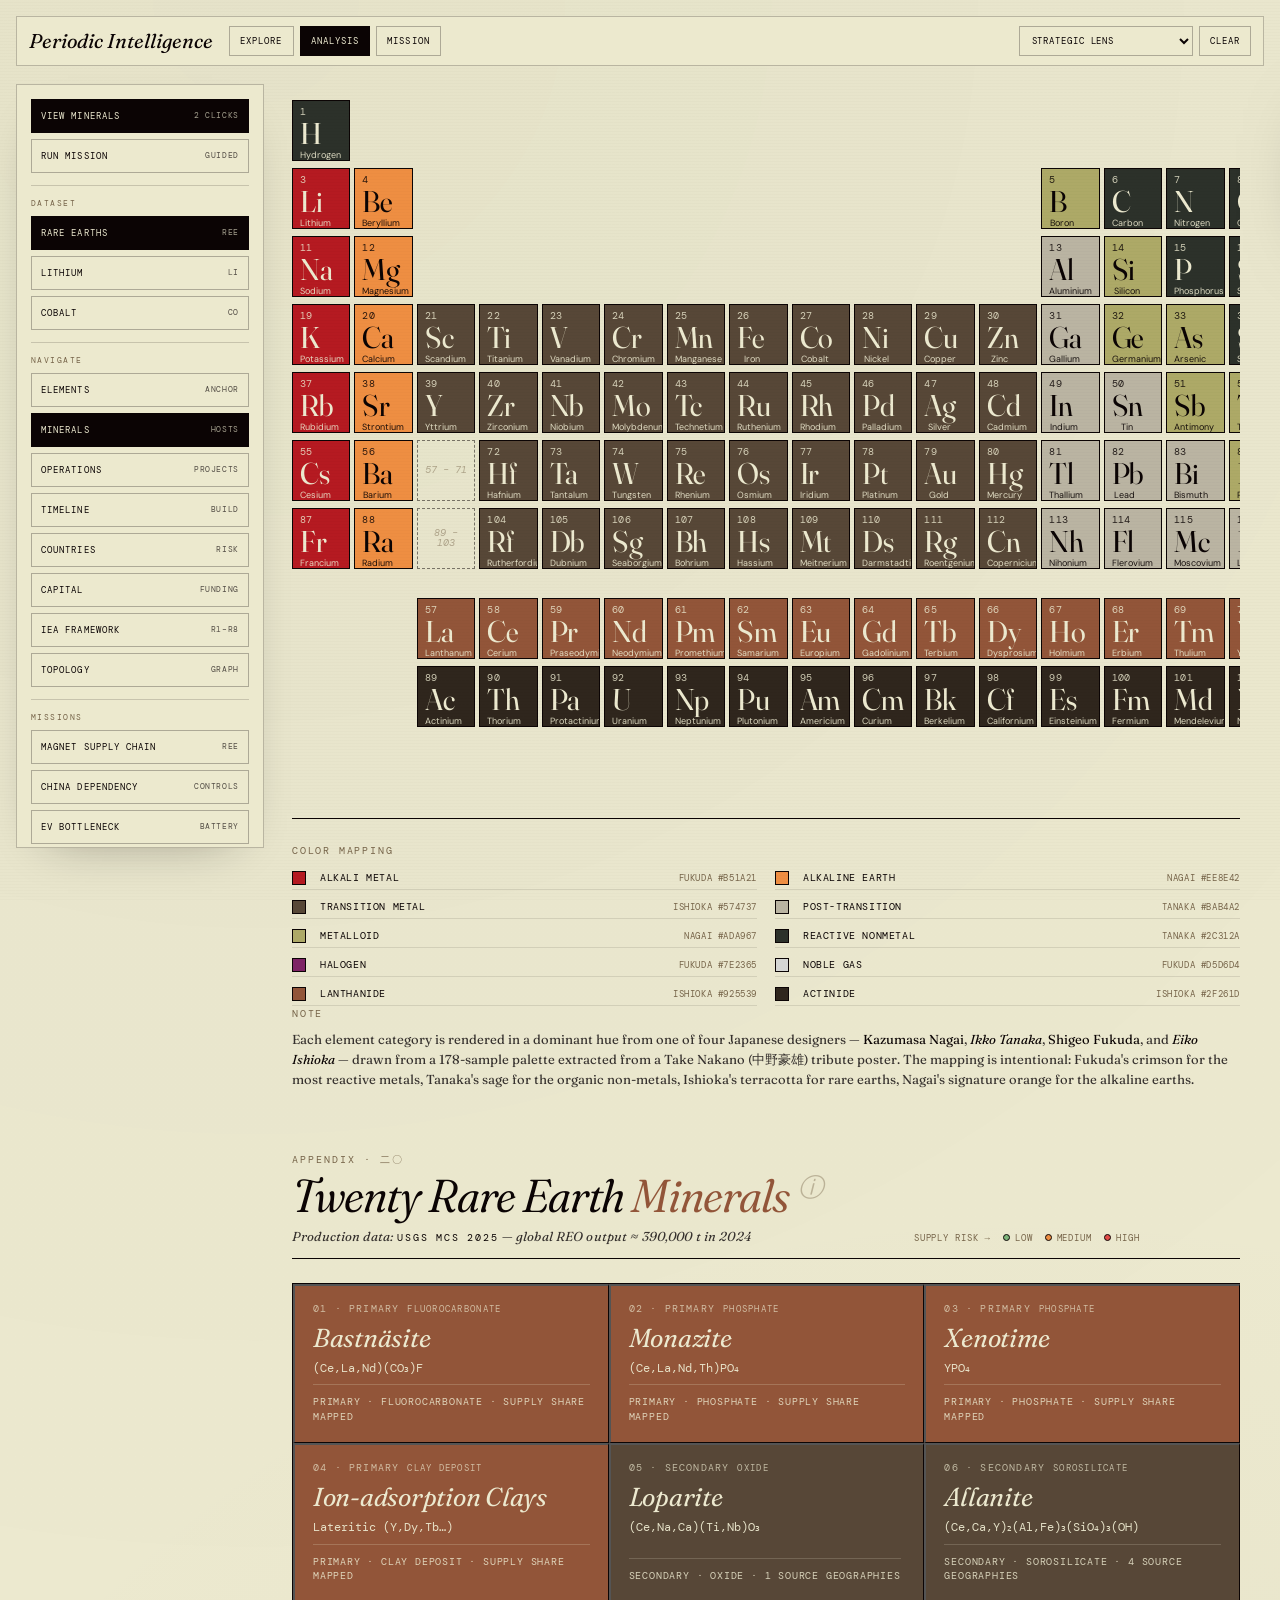
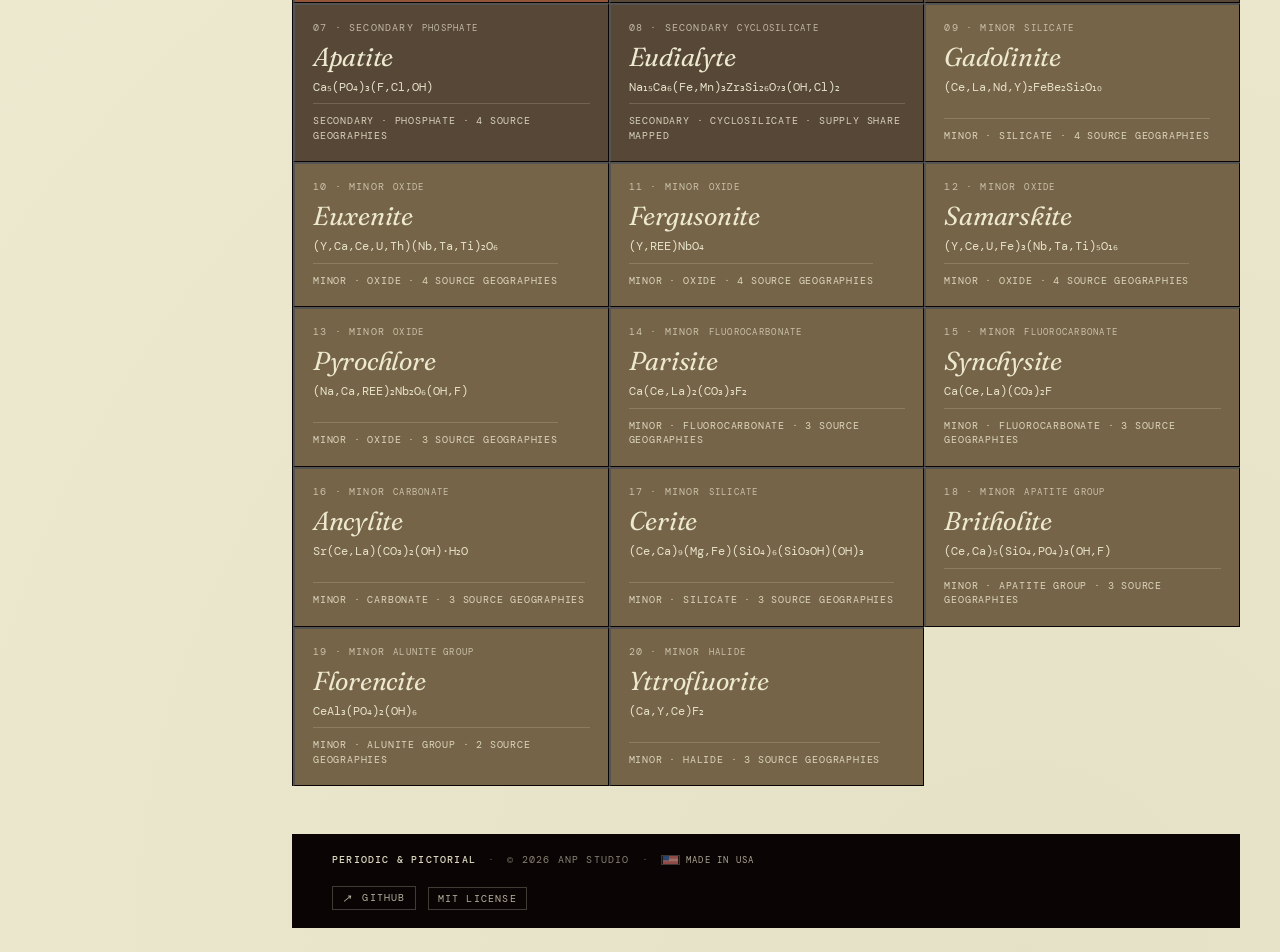
<file: index.html>
<!DOCTYPE html>
<html lang="en">
<head>
<meta charset="UTF-8" />
<meta name="viewport" content="width=device-width, initial-scale=1.0" />
<title>The Periodic Table — after Nakano</title>
<link rel="icon" href="data:,">
<link rel="preconnect" href="https://fonts.googleapis.com">
<link rel="preconnect" href="https://fonts.gstatic.com" crossorigin>
<link href="https://fonts.googleapis.com/css2?family=Fraunces:opsz,wght,SOFT@9..144,300..900,0..100&family=DM+Mono:wght@300;400;500&family=DM+Sans:opsz,wght@9..40,300..600&display=swap" rel="stylesheet">
<link rel="stylesheet" href="css/layout.css">
<style>
  :root {
    /* Source palette — Take Nakano poster of Nagai · Tanaka · Fukuda · Ishioka */
    --bg-paper: #ECE9CF;          /* Fukuda — vellum cream */
    --bg-paper-2: #E4D7C3;        /* Ishioka — warmer cream */
    --ink: #0B0404;               /* Nagai — deep black */
    --ink-soft: #35302D;          /* Nagai — soft warm gray */
    --ink-muted: #766449;          /* Nagai — khaki */
    --rule: #0B0404;

    /* Category colors mapped to the four designers */
    --c-alkali:     #B51A21;       /* Fukuda — crimson */
    --c-alkaline:   #EE8E42;       /* Nagai  — orange */
    --c-transition: #574737;       /* Ishioka — umber */
    --c-post:       #BAB4A2;       /* Tanaka  — warm gray */
    --c-metalloid:  #ADA967;       /* Nagai   — olive */
    --c-nonmetal:   #2C312A;       /* Tanaka  — sage */
    --c-halogen:    #7E2365;       /* Fukuda  — magenta */
    --c-noble:      #D5D6D4;       /* Fukuda  — pale gray */
    --c-lanthanide: #925539;       /* Ishioka — terracotta */
    --c-actinide:   #2F261D;       /* Ishioka — near-black brown */

    /* Text-on-color */
    --on-light: #0B0404;
    --on-dark:  #ECE9CF;
  }

  * { box-sizing: border-box; margin: 0; padding: 0; }

  html, body {
    background: var(--bg-paper);
    color: var(--ink);
    font-family: "DM Sans", system-ui, sans-serif;
    font-feature-settings: "ss01", "ss02";
    -webkit-font-smoothing: antialiased;
    text-rendering: optimizeLegibility;
  }

  body {
    min-height: 100vh;
    padding: 32px 40px 80px;
    background-image:
      radial-gradient(circle at 20% 0%, rgba(11,4,4,0.03), transparent 60%),
      radial-gradient(circle at 80% 100%, rgba(118,100,73,0.06), transparent 50%);
  }

  /* Subtle paper texture */
  body::before {
    content: "";
    position: fixed; inset: 0;
    pointer-events: none;
    background-image:
      repeating-linear-gradient(0deg,
        rgba(11,4,4,0.012) 0px, rgba(11,4,4,0.012) 1px,
        transparent 1px, transparent 3px);
    z-index: 1;
  }

  /* ======== HEADER ======== */
  .masthead {
    display: grid;
    grid-template-columns: 1fr auto 1fr;
    align-items: end;
    gap: 24px;
    padding-bottom: 16px;
    border-bottom: 1px solid var(--ink);
    margin-bottom: 24px;
    position: relative;
    z-index: 2;
  }

  .colophon {
    font-family: "DM Mono", monospace;
    font-size: 10px;
    letter-spacing: 0.12em;
    text-transform: uppercase;
    color: var(--ink-soft);
    line-height: 1.7;
  }
  .colophon .label {
    display: inline-block;
    width: 64px;
    color: var(--ink-muted);
  }

  .title-block {
    text-align: center;
    padding: 0 8px;
  }
  .super {
    font-family: "DM Mono", monospace;
    font-size: 11px;
    letter-spacing: 0.32em;
    text-transform: uppercase;
    color: var(--ink-muted);
    margin-bottom: 6px;
  }
  h1 {
    font-family: "Fraunces", serif;
    font-variation-settings: "opsz" 144, "SOFT" 30;
    font-weight: 360;
    font-size: clamp(38px, 5.8vw, 78px);
    letter-spacing: -0.02em;
    line-height: 0.92;
    font-style: italic;
  }
  h1 .amp {
    font-style: italic;
    font-weight: 300;
    color: var(--c-alkali);
  }
  .deck {
    font-family: "Fraunces", serif;
    font-variation-settings: "opsz" 14;
    font-size: 13px;
    font-style: italic;
    color: var(--ink-soft);
    margin-top: 8px;
    letter-spacing: 0.01em;
  }
  .deck .designers {
    font-style: normal;
    font-family: "DM Mono", monospace;
    font-size: 10px;
    letter-spacing: 0.18em;
    text-transform: uppercase;
    color: var(--ink);
  }

  .meta {
    text-align: right;
    font-family: "DM Mono", monospace;
    font-size: 10px;
    letter-spacing: 0.12em;
    text-transform: uppercase;
    color: var(--ink-soft);
    line-height: 1.7;
  }
  .meta .label { color: var(--ink-muted); display: inline-block; min-width: 60px; }

  /* ======== DATASET STRIP — top-level mode switcher ======== */
  .dataset-strip {
    display: flex;
    align-items: center;
    gap: 12px;
    padding: 12px 16px;
    margin-bottom: 18px;
    border: 2px solid var(--ink);
    background: var(--bg-paper-2);
    flex-wrap: wrap;
    position: relative;
    z-index: 2;
  }
  .dataset-strip-label {
    font-family: "DM Mono", monospace;
    font-size: 10px;
    letter-spacing: 0.18em;
    text-transform: uppercase;
    color: var(--ink);
    font-weight: 500;
  }
  .dataset-btn {
    display: inline-flex;
    align-items: baseline;
    gap: 10px;
    background: transparent;
    border: 1px solid var(--ink);
    padding: 7px 12px 6px;
    cursor: pointer;
    transition: all 0.18s ease;
    font-family: inherit;
    color: var(--ink);
  }
  .dataset-btn:hover {
    background: rgba(11, 4, 4, 0.06);
  }
  .dataset-btn.active {
    background: var(--ink);
    color: var(--bg-paper);
  }
  .dataset-btn .ds-tag {
    font-family: "DM Mono", monospace;
    font-size: 9px;
    letter-spacing: 0.16em;
    opacity: 0.7;
  }
  .dataset-btn .ds-name {
    font-family: "Fraunces", serif;
    font-style: italic;
    font-variation-settings: "opsz" 24;
    font-size: 18px;
    letter-spacing: -0.01em;
  }
  .dataset-btn .ds-meta {
    font-family: "DM Mono", monospace;
    font-size: 8px;
    letter-spacing: 0.1em;
    text-transform: uppercase;
    opacity: 0.7;
  }
  .dataset-strip-note {
    font-family: "Fraunces", serif;
    font-style: italic;
    font-variation-settings: "opsz" 14;
    font-size: 12px;
    color: var(--ink-soft);
    margin-left: auto;
    flex: 1;
    text-align: right;
    min-width: 240px;
  }
  @media (max-width: 720px) {
    .dataset-strip-note { text-align: left; }
  }

  /* ======== FILTERS ======== */
  .controls {
    display: flex;
    flex-wrap: wrap;
    align-items: baseline;
    gap: 10px 14px;
    margin-bottom: 22px;
    position: relative;
    z-index: 2;
  }
  .controls-label {
    font-family: "DM Mono", monospace;
    font-size: 10px;
    letter-spacing: 0.18em;
    text-transform: uppercase;
    color: var(--ink-muted);
    margin-right: 4px;
  }
  .pill {
    cursor: pointer;
    background: transparent;
    border: 1px solid var(--ink);
    color: var(--ink);
    font-family: "DM Mono", monospace;
    font-size: 10px;
    letter-spacing: 0.1em;
    text-transform: uppercase;
    padding: 5px 11px 4px;
    border-radius: 999px;
    transition: all 0.18s ease;
    display: inline-flex;
    align-items: center;
    gap: 6px;
  }
  .pill:hover { background: var(--ink); color: var(--bg-paper); }
  .pill.active {
    background: var(--ink);
    color: var(--bg-paper);
  }
  .pill .swatch {
    width: 8px; height: 8px;
    border-radius: 50%;
    background: var(--swatch, currentColor);
    border: 1px solid currentColor;
  }
  .controls-divider {
    width: 1px; height: 16px; background: var(--ink); opacity: 0.3;
    align-self: center;
  }

  /* Magnet-critical filter bar — sits below standard filters */
  .magnet-bar {
    display: flex;
    align-items: center;
    gap: 14px;
    margin: -8px 0 22px;
    padding: 10px 14px;
    border: 1px dashed var(--ink);
    background: rgba(11, 4, 4, 0.025);
    position: relative;
    z-index: 2;
    flex-wrap: wrap;
  }
  .magnet-btn {
    display: inline-flex;
    align-items: center;
    gap: 10px;
    background: transparent;
    border: 1px solid var(--ink);
    color: var(--ink);
    font-family: "DM Mono", monospace;
    font-size: 11px;
    letter-spacing: 0.1em;
    text-transform: uppercase;
    padding: 7px 12px;
    cursor: pointer;
    transition: all 0.18s ease;
  }
  .magnet-btn:hover { background: var(--ink); color: var(--bg-paper); }
  .magnet-btn.active { background: var(--ink); color: var(--bg-paper); }
  .magnet-btn.active .me {
    background: var(--bg-paper);
    color: var(--ink);
    border-color: var(--bg-paper);
  }
  .magnet-btn.active .me-pending {
    background: transparent;
    color: var(--bg-paper);
    border: 1px dashed var(--bg-paper);
  }
  .china-btn {
    border-color: #B51A21;       /* Fukuda crimson — signals restriction */
    color: #B51A21;
  }
  .china-btn:hover {
    background: #B51A21;
    color: var(--bg-paper);
  }
  .china-btn.active {
    background: #B51A21;
    color: var(--bg-paper);
    border-color: #B51A21;
  }
  .china-btn .me { border-color: currentColor; }
  .china-btn .me-pending {
    border-style: dashed;
    opacity: 0.7;
  }

  .export-cluster {
    display: inline-flex;
    margin-left: auto;
    align-self: center;
    gap: 6px;
  }
  .export-btn {
    display: inline-flex;
    align-items: center;
    gap: 6px;
    background: transparent;
    border: 1px solid var(--ink-soft);
    color: var(--ink-soft);
    font-family: "DM Mono", monospace;
    font-size: 9px;
    letter-spacing: 0.14em;
    text-transform: uppercase;
    padding: 6px 9px 5px;
    cursor: pointer;
    transition: all 0.15s ease;
  }
  .export-btn:hover { background: var(--ink-soft); color: var(--bg-paper); }
  .export-btn .ec-icon { font-size: 10px; opacity: 0.85; }
  .export-btn.copied {
    background: var(--c-nonmetal);
    color: var(--bg-paper);
    border-color: var(--c-nonmetal);
  }
  .magnet-icon {
    font-size: 13px;
    line-height: 1;
  }
  .magnet-label {
    font-weight: 500;
  }
  .magnet-elements {
    display: inline-flex;
    gap: 4px;
    margin-left: 4px;
  }
  .me {
    display: inline-block;
    padding: 2px 5px 1px;
    border: 1px solid currentColor;
    border-radius: 3px;
    font-size: 10px;
    font-family: "Fraunces", serif;
    font-style: italic;
    line-height: 1;
    transition: all 0.18s ease;
  }
  .magnet-note {
    font-family: "Fraunces", serif;
    font-variation-settings: "opsz" 14;
    font-style: italic;
    font-size: 12px;
    color: var(--ink-soft);
  }
  @media (max-width: 720px) {
    .magnet-bar { flex-direction: column; align-items: flex-start; gap: 6px; }
    .magnet-note { font-size: 11px; }
  }

  /* ======== TABLE GRID ======== */
  .table-wrap {
    position: relative;
    z-index: 2;
    overflow-x: auto;
    padding-bottom: 8px;
  }
  .ptable {
    display: grid;
    grid-template-columns: repeat(18, minmax(58px, 1fr));
    grid-template-rows: repeat(7, minmax(64px, auto)) 18px repeat(2, minmax(64px, auto));
    gap: 4px;
    min-width: 1120px;
  }

  /* Column header markers */
  .group-label {
    grid-row: 8;
    font-family: "DM Mono", monospace;
    font-size: 9px;
    letter-spacing: 0.1em;
    color: var(--ink-muted);
    text-align: center;
    align-self: center;
  }

  /* Element cells */
  .el {
    position: relative;
    aspect-ratio: 1 / 1.05;
    padding: 6px 7px 7px;
    cursor: pointer;
    border: 1px solid var(--ink);
    background: var(--cell-bg, #fff);
    color: var(--cell-fg, var(--ink));
    transition: transform 0.18s cubic-bezier(0.2, 0.8, 0.3, 1.1),
                box-shadow 0.18s ease,
                opacity 0.2s ease,
                filter 0.2s ease;
    display: flex;
    flex-direction: column;
    justify-content: space-between;
    overflow: hidden;
    user-select: none;
  }
  .el .num {
    font-family: "DM Mono", monospace;
    font-size: 10px;
    line-height: 1;
    opacity: 0.85;
    letter-spacing: 0.02em;
  }
  .el .sym {
    font-family: "Fraunces", serif;
    font-variation-settings: "opsz" 144;
    font-weight: 400;
    font-size: clamp(20px, 2.4vw, 30px);
    letter-spacing: -0.01em;
    line-height: 1;
    text-align: center;
    margin: 2px 0;
  }
  .el .nm {
    font-family: "DM Sans", sans-serif;
    font-size: 9px;
    text-align: center;
    line-height: 1.05;
    opacity: 0.92;
    overflow: hidden;
    text-overflow: ellipsis;
    white-space: nowrap;
  }
  .el .mass {
    font-family: "DM Mono", monospace;
    font-size: 8px;
    text-align: center;
    opacity: 0.7;
    line-height: 1;
    margin-top: 2px;
  }

  .el:hover {
    transform: translateY(-2px) scale(1.04);
    z-index: 4;
    box-shadow:
      0 12px 28px -8px rgba(11,4,4,0.35),
      0 0 0 1px var(--ink);
  }

  .el.dimmed { opacity: 0.18; filter: saturate(0.4); }

  .el.selected {
    transform: scale(1.06);
    z-index: 5;
    box-shadow:
      0 0 0 2px var(--ink),
      0 0 0 4px var(--bg-paper),
      0 16px 36px -10px rgba(11,4,4,0.5);
  }

  /* Lanth/Act marker rows */
  .placeholder {
    border: 1px dashed var(--ink);
    background: transparent;
    color: var(--ink-muted);
    cursor: default;
    opacity: 0.5;
  }
  .placeholder:hover { transform: none; box-shadow: none; }
  .placeholder .sym {
    font-family: "DM Mono", monospace;
    font-size: 10px;
    font-style: italic;
    text-align: center;
    margin: auto 0;
  }

  /* Period numbers (left side) */
  .period-num {
    grid-column: 1;
    font-family: "DM Mono", monospace;
    font-size: 10px;
    color: var(--ink-muted);
    align-self: center;
    justify-self: end;
    padding-right: 4px;
    pointer-events: none;
  }

  /* ======== DETAIL PANEL ======== */
  .detail-overlay {
    position: fixed;
    inset: 0;
    background: rgba(11, 4, 4, 0.55);
    backdrop-filter: blur(2px);
    z-index: 50;
    opacity: 0;
    pointer-events: none;
    transition: opacity 0.25s ease;
  }
  .detail-overlay.open { opacity: 1; pointer-events: auto; }

  .detail-panel,
  .section-detail-panel {
    position: fixed;
    top: 50%;
    left: 50%;
    transform: translate(-50%, -48%) scale(0.96);
    background: var(--bg-paper);
    border: 1px solid var(--ink);
    width: min(640px, 92vw);
    max-height: 86vh;
    overflow-y: auto;
    z-index: 51;
    opacity: 0;
    pointer-events: none;
    transition: all 0.3s cubic-bezier(0.2, 0.8, 0.3, 1.1);
    box-shadow: 0 30px 80px -20px rgba(11,4,4,0.5);
  }
  .detail-panel.open,
  .section-detail-panel.open {
    opacity: 1;
    pointer-events: auto;
    transform: translate(-50%, -50%) scale(1);
  }

  /* === Single-panel-root mode toggle (R1 doctrine) === */
  .dp-section { display: none; }
  .detail-panel.pi-section-mode .dp-dossier { display: none; }
  .detail-panel.pi-section-mode .dp-section { display: block; }

  /* === Section-detail panel (about-this-section card) === */
  .sd-header {
    padding: 36px 36px 22px;
    border-bottom: 1px solid var(--ink);
  }
  .sd-eyebrow {
    font-family: "DM Mono", monospace;
    font-size: 9px;
    letter-spacing: 0.22em;
    text-transform: uppercase;
    color: var(--ink-muted);
    margin-bottom: 8px;
  }
  .sd-title {
    font-family: "Fraunces", serif;
    font-style: italic;
    font-variation-settings: "opsz" 72, "SOFT" 20;
    font-size: 38px;
    line-height: 1.05;
    letter-spacing: -0.02em;
    margin: 0 0 12px;
    color: var(--ink);
  }
  .sd-title .accent { color: #574737; font-style: italic; }
  .sd-deck {
    font-family: "Fraunces", serif;
    font-variation-settings: "opsz" 14;
    font-size: 14px;
    line-height: 1.5;
    color: var(--ink-soft);
    letter-spacing: -0.005em;
  }
  .sd-body { padding: 24px 36px 36px; display: flex; flex-direction: column; gap: 22px; }
  .sd-block {
    display: flex;
    flex-direction: column;
    gap: 6px;
  }
  .sd-block-head {
    font-family: "DM Mono", monospace;
    font-size: 9px;
    letter-spacing: 0.18em;
    text-transform: uppercase;
    color: var(--ink-muted);
  }
  .sd-block-body {
    font-family: "Fraunces", serif;
    font-variation-settings: "opsz" 14;
    font-size: 13.5px;
    line-height: 1.55;
    color: var(--ink);
    letter-spacing: -0.003em;
  }
  .sd-fact-grid {
    display: grid;
    grid-template-columns: repeat(auto-fit, minmax(140px, 1fr));
    gap: 0;
    border-top: 1px solid rgba(11,4,4,0.14);
    border-left: 1px solid rgba(11,4,4,0.14);
  }
  .sd-fact {
    border-right: 1px solid rgba(11,4,4,0.14);
    border-bottom: 1px solid rgba(11,4,4,0.14);
    padding: 12px 14px;
    display: flex;
    flex-direction: column;
    gap: 4px;
  }
  .sd-fact .k {
    font-family: "DM Mono", monospace;
    font-size: 8px;
    letter-spacing: 0.16em;
    text-transform: uppercase;
    color: var(--ink-muted);
  }
  .sd-fact .v {
    font-family: "Fraunces", serif;
    font-style: italic;
    font-variation-settings: "opsz" 36;
    font-size: 22px;
    letter-spacing: -0.01em;
    color: var(--ink);
  }
  .sd-bullets {
    list-style: none;
    padding: 0;
    margin: 0;
    display: flex;
    flex-direction: column;
    gap: 10px;
  }
  .sd-bullets li {
    display: grid;
    grid-template-columns: 16px 1fr;
    gap: 10px;
    font-family: "Fraunces", serif;
    font-variation-settings: "opsz" 14;
    font-size: 13px;
    line-height: 1.5;
    color: var(--ink);
  }
  .sd-bullets li::before {
    content: "→";
    font-style: italic;
    font-size: 14px;
    color: var(--ink-muted);
    line-height: 1.4;
  }
  .sd-bullets strong {
    font-family: "DM Mono", monospace;
    font-size: 11px;
    letter-spacing: 0.04em;
    font-style: normal;
    margin-right: 4px;
  }

  /* Clickable section-title affordance — small ⓘ badge appears on hover */
  .section-title-clickable {
    cursor: pointer;
    position: relative;
    display: inline-block;
    transition: color 0.15s ease;
  }
  .section-title-clickable::after {
    content: "ⓘ";
    font-family: "DM Mono", monospace;
    font-size: 0.55em;
    color: var(--ink-muted);
    margin-left: 0.35em;
    vertical-align: super;
    opacity: 0.4;
    transition: opacity 0.15s ease, color 0.15s ease;
  }
  .section-title-clickable:hover::after { opacity: 1; color: #574737; }
  .section-title-clickable:hover { color: var(--ink); }

  .detail-header {
    display: grid;
    grid-template-columns: 200px 1fr;
    gap: 0;
    border-bottom: 1px solid var(--ink);
  }
  .detail-symbol {
    background: var(--cell-bg);
    color: var(--cell-fg);
    padding: 24px 16px;
    text-align: center;
    border-right: 1px solid var(--ink);
    display: flex;
    flex-direction: column;
    justify-content: center;
    align-items: center;
    gap: 6px;
  }
  .detail-symbol .num {
    font-family: "DM Mono", monospace;
    font-size: 12px;
    letter-spacing: 0.08em;
  }
  .detail-symbol .sym {
    font-family: "Fraunces", serif;
    font-variation-settings: "opsz" 144;
    font-weight: 350;
    font-size: 80px;
    line-height: 1;
    letter-spacing: -0.02em;
  }
  .detail-symbol .mass {
    font-family: "DM Mono", monospace;
    font-size: 11px;
    opacity: 0.85;
    max-width: 100%;
    overflow-wrap: anywhere;
  }
  .detail-symbol.mineral-detail .sym {
    font-size: 54px;
  }
  .detail-symbol.mineral-detail .mass {
    font-size: 10px;
    line-height: 1.35;
  }

  .detail-name {
    padding: 24px 28px;
    display: flex;
    flex-direction: column;
    justify-content: center;
  }
  .detail-name .super {
    font-family: "DM Mono", monospace;
    font-size: 10px;
    letter-spacing: 0.18em;
    text-transform: uppercase;
    color: var(--ink-muted);
    margin-bottom: 6px;
  }
  .detail-name h2 {
    font-family: "Fraunces", serif;
    font-variation-settings: "opsz" 36;
    font-weight: 380;
    font-style: italic;
    font-size: 36px;
    line-height: 1;
    letter-spacing: -0.01em;
  }
  .detail-name .designer-tag {
    margin-top: 14px;
    font-family: "DM Mono", monospace;
    font-size: 10px;
    letter-spacing: 0.12em;
    text-transform: uppercase;
    color: var(--ink-soft);
    display: flex;
    align-items: center;
    gap: 8px;
  }
  .detail-name .designer-tag .dot {
    width: 10px; height: 10px; border-radius: 50%;
    border: 1px solid var(--ink);
    background: var(--cell-bg);
  }

  .detail-body {
    padding: 24px 28px 28px;
    display: grid;
    grid-template-columns: repeat(2, 1fr);
    gap: 18px 28px;
  }
  .field {
    display: flex;
    flex-direction: column;
    gap: 4px;
    border-top: 1px solid rgba(11,4,4,0.15);
    padding-top: 12px;
  }
  .field .k {
    font-family: "DM Mono", monospace;
    font-size: 9px;
    letter-spacing: 0.16em;
    text-transform: uppercase;
    color: var(--ink-muted);
  }
  .field .v {
    font-family: "Fraunces", serif;
    font-variation-settings: "opsz" 14;
    font-size: 16px;
    color: var(--ink);
  }
  .field .v.mono {
    font-family: "DM Mono", monospace;
    font-size: 13px;
  }

  .detail-close {
    position: absolute;
    top: 12px; right: 12px;
    background: transparent;
    border: 1px solid var(--ink);
    width: 28px; height: 28px;
    border-radius: 50%;
    cursor: pointer;
    font-family: "DM Mono", monospace;
    font-size: 14px;
    color: var(--ink);
    display: flex; align-items: center; justify-content: center;
    transition: all 0.15s ease;
    z-index: 2;
  }
  .detail-close:hover { background: var(--ink); color: var(--bg-paper); }

  /* ======== LEGEND / FOOTER ======== */
  footer {
    margin-top: 48px;
    padding-top: 24px;
    border-top: 1px solid var(--ink);
    display: grid;
    grid-template-columns: 1.1fr 1fr;
    gap: 40px;
    position: relative;
    z-index: 2;
  }

  .legend-grid {
    display: grid;
    grid-template-columns: repeat(2, 1fr);
    gap: 6px 18px;
  }
  .legend-row {
    display: grid;
    grid-template-columns: 18px 1fr auto;
    gap: 10px;
    align-items: center;
    padding: 4px 0;
    font-family: "DM Mono", monospace;
    font-size: 10px;
    letter-spacing: 0.06em;
    text-transform: uppercase;
    border-bottom: 1px solid rgba(11,4,4,0.1);
  }
  .legend-row .chip {
    width: 14px; height: 14px;
    border: 1px solid var(--ink);
  }
  .legend-row .name { color: var(--ink); }
  .legend-row .src { color: var(--ink-muted); font-size: 9px; }

  .source-block {
    font-family: "Fraunces", serif;
    font-variation-settings: "opsz" 14;
    font-size: 13px;
    line-height: 1.55;
    color: var(--ink-soft);
  }
  .source-block .label {
    display: block;
    font-family: "DM Mono", monospace;
    font-size: 10px;
    letter-spacing: 0.18em;
    text-transform: uppercase;
    color: var(--ink-muted);
    margin-bottom: 8px;
  }
  .source-block strong { color: var(--ink); font-weight: 400; }
  .source-block em { color: var(--ink); }

  /* ======== PERIODIC INTELLIGENCE SHELL ======== */
  body.pi-shell {
    padding-top: 84px;
    padding-left: 292px;
  }
  .pi-topbar,
  .pi-left-panel,
  .pi-bottom-strip {
    position: fixed;
    z-index: 42;
    border: 1px solid rgba(11,4,4,0.22);
    background: rgba(236,233,207,0.94);
    backdrop-filter: blur(10px);
    -webkit-backdrop-filter: blur(10px);
    box-shadow: 0 18px 50px -34px rgba(11,4,4,0.48);
  }
  .pi-topbar {
    top: 16px;
    left: 16px;
    right: 16px;
    min-height: 50px;
    display: grid;
    grid-template-columns: auto 1fr auto;
    align-items: center;
    gap: 16px;
    padding: 8px 12px;
  }
  .pi-brand {
    font-family: "Fraunces", serif;
    font-style: italic;
    font-size: 20px;
    line-height: 1;
    white-space: nowrap;
  }
  .pi-mode-switch,
  .pi-top-actions,
  .pi-entry-actions,
  .pi-mission-list,
  .pi-panel-list {
    display: flex;
    gap: 6px;
    flex-wrap: wrap;
    align-items: center;
  }
  .pi-chip,
  .pi-nav-btn,
  .pi-mission-btn,
  .pi-entry-btn,
  .pi-clear-btn,
  .pi-breadcrumb-btn,
  .detail-tab {
    border: 1px solid rgba(11,4,4,0.28);
    background: transparent;
    color: var(--ink);
    cursor: pointer;
    font-family: "DM Mono", monospace;
    font-size: 9px;
    letter-spacing: 0.12em;
    text-transform: uppercase;
    transition: background 0.15s ease, color 0.15s ease, border-color 0.15s ease, opacity 0.15s ease;
  }
  .pi-chip,
  .pi-clear-btn {
    min-height: 30px;
    padding: 7px 10px;
  }
  .pi-chip:hover,
  .pi-nav-btn:hover,
  .pi-mission-btn:hover,
  .pi-entry-btn:hover,
  .pi-clear-btn:hover,
  .pi-breadcrumb-btn:hover,
  .detail-tab:hover {
    background: rgba(11,4,4,0.07);
    border-color: var(--ink);
  }
  .pi-chip.active,
  .pi-nav-btn.active,
  .pi-mission-btn.active,
  .pi-entry-btn.active,
  .detail-tab.active {
    background: var(--ink);
    color: var(--bg-paper);
    border-color: var(--ink);
  }
  .pi-lens-select {
    min-height: 30px;
    max-width: 210px;
    border: 1px solid rgba(11,4,4,0.28);
    background: transparent;
    color: var(--ink);
    font-family: "DM Mono", monospace;
    font-size: 9px;
    letter-spacing: 0.1em;
    text-transform: uppercase;
    padding: 0 8px;
  }
  .pi-left-panel {
    top: 84px;
    left: 16px;
    width: 248px;
    max-height: calc(100vh - 136px);
    overflow-y: auto;
    padding: 14px;
  }
  .pi-block {
    border-top: 1px solid rgba(11,4,4,0.16);
    padding-top: 12px;
    margin-top: 12px;
  }
  .pi-block:first-child {
    border-top: 0;
    padding-top: 0;
    margin-top: 0;
  }
  .pi-block-label,
  .pi-lens-legend-label {
    font-family: "DM Mono", monospace;
    font-size: 8px;
    letter-spacing: 0.18em;
    text-transform: uppercase;
    color: var(--ink-muted);
    margin-bottom: 8px;
  }
  .pi-entry-actions,
  .pi-mission-list,
  .pi-panel-list {
    flex-direction: column;
    align-items: stretch;
  }
  .pi-entry-btn,
  .pi-nav-btn,
  .pi-mission-btn {
    min-height: 34px;
    padding: 7px 9px;
    text-align: left;
    display: flex;
    justify-content: space-between;
    align-items: center;
    gap: 8px;
  }
  .pi-entry-btn .meta,
  .pi-nav-btn .meta,
  .pi-mission-btn .meta {
    font-size: 8px;
    color: inherit;
    opacity: 0.68;
    letter-spacing: 0.08em;
  }
  .pi-lens-legend {
    display: none;
    gap: 6px;
    flex-wrap: wrap;
    padding-top: 8px;
  }
  body.pi-lens-active .pi-lens-legend { display: flex; }
  .pi-block-lens { display: none; }
  body.pi-lens-active .pi-block-lens { display: block; }
  .pi-lens-key {
    display: inline-flex;
    align-items: center;
    gap: 5px;
    font-family: "DM Mono", monospace;
    font-size: 8px;
    letter-spacing: 0.08em;
    color: var(--ink-soft);
  }
  .pi-lens-key::before {
    content: "";
    width: 14px;
    height: 3px;
    background: var(--lens-color, var(--ink));
    display: inline-block;
  }
  .pi-bottom-strip {
    left: 292px;
    right: 16px;
    bottom: 16px;
    min-height: 38px;
    display: flex;
    align-items: center;
    gap: 8px;
    padding: 8px 10px;
    font-family: "DM Mono", monospace;
    font-size: 9px;
    letter-spacing: 0.12em;
    text-transform: uppercase;
    color: var(--ink-muted);
  }
  .pi-state-item {
    display: inline-flex;
    align-items: baseline;
    gap: 6px;
    padding: 4px 8px;
    border: 1px solid rgba(11,4,4,0.18);
    background: rgba(236,233,207,0.72);
    white-space: nowrap;
  }
  .pi-state-label {
    color: var(--ink-muted);
    font-size: 8px;
  }
  .pi-state-value {
    color: var(--ink);
    font-size: 9px;
    letter-spacing: 0.08em;
  }
  .pi-breadcrumb-btn {
    padding: 4px 7px;
    font-size: 8px;
  }
  .pi-breadcrumb-current {
    color: var(--ink);
  }

  /* Command-table shell: the left rail owns dataset/nav controls. The old
     editorial masthead and inline controls stay out of the primary stage. */
  body.pi-shell .masthead,
  body.pi-shell .dataset-strip,
  body.pi-shell .controls,
  body.pi-shell .magnet-bar {
    display: none;
  }
  /* === DOCTRINE 1.1 — LAYERED ARCHITECTURE ===
     #main-stage owns three sibling layers:
     #mineral-layer (z-20), #element-layer (z-10), #overlay-layer (z-30).
     The periodic table mounts once inside #element-layer and only receives
     state-driven highlight/dim class changes. */
  #main-stage {
    position: relative;
    isolation: isolate;
    display: flex;
    flex-direction: column;
  }
  #mineral-layer {
    display: contents;
  }
  #element-layer {
    order: 5;
    position: relative;
    height: auto;
    z-index: 10;
    pointer-events: auto;
    margin: 16px 0 32px;
  }
  #overlay-layer {
    position: absolute;
    inset: 0;
    z-index: 30;
    pointer-events: none;
  }
  #mineral-layer > .masthead { order: 20; }
  #mineral-layer > .dataset-strip { order: 30; }
  #mineral-layer > .controls { order: 40; }
  #mineral-layer > .magnet-bar { order: 45; }
  #mineral-layer > footer:not(.site-footer) { order: 60; }
  #mineral-layer > .minerals-section { order: 70; }
  #mineral-layer > .ops-section { order: 80; }
  #mineral-layer > .stats-bar { order: 90; }
  #mineral-layer > .xds-section { order: 100; }
  #mineral-layer > .iea-section { order: 110; }
  #mineral-layer > .kg-section { order: 120; }
  #mineral-layer > .colophon-bar { order: 900; }
  #mineral-layer > .site-footer { order: 910; }
  #mineral-layer > .sticky-util { order: 1000; }
  /* The periodic table renders at full editorial scale as the FIRST content
     surface on every panel. .table-wrap and .ptable use the base styling
     (position: relative; full 58px cells; all labels visible) — no compact
     overrides, no fixed dock. The table is on top, content flows below it. */
  body.pi-shell { padding-bottom: 24px; }

  /* Sections render in document flow above the docked table layer (z-10).
     z-20 keeps them visually atop, but they DO NOT contain the periodic table. */
  body.pi-shell .minerals-section,
  body.pi-shell .ops-section,
  body.pi-shell .capital-block,
  body.pi-shell .country-block,
  body.pi-shell .stats-bar,
  body.pi-shell .xds-section,
  body.pi-shell .iea-section,
  body.pi-shell .kg-section,
  body.pi-shell .colophon-bar,
  body.pi-shell .sticky-util,
  body.pi-shell footer:not(.site-footer) {
    display: none;
    position: relative;
    z-index: 20;
  }
  /* Mission/lens overlays float above mineral content but below modal panels */
  body.pi-shell .pi-mission-overlay,
  body.pi-shell .pi-lens-overlay {
    z-index: 30;
    pointer-events: none;
  }

  /* The legacy color-mapping <footer> is the periodic-table caption — visible
     when substrate panel is active (where the mineral grid renders above the
     persistent table). */
  body.pi-panel-substrate footer:not(.site-footer) { display: block; position: relative; z-index: 20; }

  /* Cell opacity transition kept for mission / lens / selection-triggered dims. */
  body.pi-shell .el { transition: opacity 0.25s ease; }

  body.pi-panel-substrate .minerals-section,
  body.pi-panel-minerals .minerals-section,
  body.pi-panel-operations .ops-section,
  body.pi-panel-timeline .ops-section,
  body.pi-panel-capital .ops-section,
  body.pi-panel-countries .ops-section,
  body.pi-panel-stats .stats-bar,
  body.pi-panel-cross-capital .xds-section,
  body.pi-panel-iea .iea-section,
  body.pi-panel-topology .kg-section {
    display: block;
  }
  body.pi-panel-operations .timeline-block,
  body.pi-panel-operations .capital-block,
  body.pi-panel-operations .country-block,
  body.pi-panel-timeline .ops-grid,
  body.pi-panel-timeline .capital-block,
  body.pi-panel-timeline .country-block,
  body.pi-panel-capital .timeline-block,
  body.pi-panel-capital .ops-grid,
  body.pi-panel-capital .country-block,
  body.pi-panel-countries .timeline-block,
  body.pi-panel-countries .ops-grid,
  body.pi-panel-countries .capital-block {
    display: none !important;
  }
  body.pi-panel-capital .capital-block,
  body.pi-panel-countries .country-block {
    display: block !important;
  }

  body.pi-shell .mineral-card .note,
  body.pi-shell .mineral-card .stat-row,
  body.pi-shell .op-card .note,
  body.pi-shell .op-card .operator-line,
  body.pi-shell .op-card .stat-row,
  body.pi-shell .op-card .country-row,
  body.pi-shell .op-card .ree-row {
    display: none;
  }
  body.pi-shell .mineral-card,
  body.pi-shell .op-card {
    min-height: 0;
  }
  body.pi-shell .op-card.has-funding {
    padding-top: 12px;
  }
  body.pi-shell .op-card .funding-badge {
    position: static;
    width: 100%;
    margin-bottom: 8px;
  }

  body.pi-mode-mission .el:not(.pi-mission-hit),
  body.pi-mode-mission .kg-node:not(.pi-mission-hit) {
    opacity: 0.18;
    filter: saturate(0.55);
  }
  body.pi-mode-mission .mineral-card:not(.pi-mission-hit),
  body.pi-mode-mission .op-card:not(.pi-mission-hit),
  body.pi-mode-mission .tl-chip:not(.pi-mission-hit) {
    display: none;
  }
  .el.pi-mission-hit,
  .mineral-card.pi-mission-hit,
  .op-card.pi-mission-hit,
  .tl-chip.pi-mission-hit,
  .kg-node.pi-mission-hit {
    outline: 2px solid rgba(181,26,33,0.72);
    outline-offset: 2px;
  }
  .el.pi-lens-high,
  .mineral-card.pi-lens-high,
  .op-card.pi-lens-high {
    box-shadow: 0 0 0 3px rgba(181,26,33,0.28), 0 12px 34px -24px rgba(11,4,4,0.45);
  }
  .el.pi-lens-medium,
  .mineral-card.pi-lens-medium,
  .op-card.pi-lens-medium {
    box-shadow: 0 0 0 3px rgba(238,142,66,0.28), 0 12px 34px -24px rgba(11,4,4,0.45);
  }
  .el.pi-lens-low,
  .mineral-card.pi-lens-low,
  .op-card.pi-lens-low {
    box-shadow: 0 0 0 3px rgba(90,138,110,0.24), 0 12px 34px -24px rgba(11,4,4,0.36);
  }
  .el.pi-lens-capital,
  .op-card.pi-lens-capital {
    box-shadow: 0 0 0 3px rgba(35,85,151,0.26), 0 12px 34px -24px rgba(11,4,4,0.42);
  }
  .el.pi-lens-substitution,
  .op-card.pi-lens-substitution {
    box-shadow: 0 0 0 3px rgba(126,35,101,0.30), 0 12px 34px -24px rgba(11,4,4,0.42);
  }

  body.pi-shell .detail-panel {
    top: 84px;
    right: 16px;
    left: auto;
    width: min(470px, calc(100vw - 32px));
    max-height: calc(100vh - 118px);
    transform: translateX(110%);
    opacity: 1;
    transition: transform 0.28s cubic-bezier(0.2, 0.8, 0.3, 1), box-shadow 0.28s ease;
  }
  body.pi-shell .detail-overlay {
    z-index: 41;
  }
  body.pi-shell .detail-panel.open {
    transform: translateX(0);
  }
  body.pi-shell .detail-header {
    grid-template-columns: 148px 1fr;
  }
  body.pi-shell .detail-symbol .sym {
    font-size: 58px;
  }
  body.pi-shell .detail-name h2 {
    font-size: 30px;
    line-height: 1.05;
  }
  .detail-tabs {
    display: none;
    gap: 6px;
    border-bottom: 1px solid rgba(11,4,4,0.18);
    padding: 10px 12px;
  }
  .detail-tabs.visible {
    display: flex;
  }
  .detail-tab {
    padding: 7px 9px;
  }
  .detail-tab-panel {
    display: none;
    flex-direction: column;
    gap: 14px;
  }
  .detail-tab-panel.active {
    display: contents;
  }
  body.pi-shell .detail-body {
    grid-template-columns: 1fr;
    gap: 14px;
  }
  body.pi-focus .masthead,
  body.pi-focus .dataset-strip,
  body.pi-focus .table-wrap,
  body.pi-focus .controls,
  body.pi-focus .magnet-bar,
  body.pi-focus .minerals-section,
  body.pi-focus .ops-section,
  body.pi-focus .stats-bar,
  body.pi-focus .xds-section,
  body.pi-focus .iea-section,
  body.pi-focus .kg-section {
    transition: opacity 0.2s ease, filter 0.2s ease;
    opacity: 0.46;
    filter: saturate(0.78);
  }

  /* Responsive tweaks */
  @media (max-width: 900px) {
    body,
    body.pi-shell { padding: 84px 16px 24px; }
    .pi-topbar {
      grid-template-columns: 1fr;
      align-items: stretch;
      gap: 8px;
    }
    .pi-left-panel {
      position: relative;
      top: auto;
      left: auto;
      width: 100%;
      /* Cap height at narrow viewports so the navigation panel doesn't take
         1000+ pixels of vertical space pushing the substrate landing way
         below the fold. Internal scroll keeps the full nav reachable. */
      max-height: 220px;
      overflow-y: auto;
      margin-bottom: 16px;
      scrollbar-width: thin;
    }
    /* On narrow viewports, hide the missions block in analysis mode (visible
       via the Mission tab when needed) and tighten the nav block padding. */
    body.pi-mode-analysis .pi-left-panel .pi-block-missions { display: none; }
  }
  @media (max-width: 720px) {
    .pi-bottom-strip {
      left: 8px;
      right: 8px;
      bottom: 8px;
      overflow-x: auto;
    }
    .masthead { grid-template-columns: 1fr; text-align: left; }
    .title-block { text-align: left; }
    .meta { text-align: left; }
    footer { grid-template-columns: 1fr; }
    body.pi-shell .detail-panel {
      top: 80px;
      right: 8px;
      width: calc(100vw - 16px);
      max-height: calc(100vh - 104px);
    }
    .detail-header { grid-template-columns: 1fr; }
    .detail-symbol { border-right: none; border-bottom: 1px solid var(--ink); }
    .detail-body { grid-template-columns: 1fr; }
  }

  /* ======== PRINT STYLESHEET ========
     Optimized for A4/Letter portrait. Hides interactive controls, expands
     accordions, forces a full read of the data without UI chrome. */
  @media print {
    @page { size: A4 portrait; margin: 14mm 12mm 16mm; }

    body {
      padding: 0;
      background: #fff;
      color: #000;
      font-size: 10pt;
    }
    body::before { display: none; }

    /* Hide interactive UI */
    .controls,
    .magnet-bar,
    .timeline-toggle,
    .country-sort,
    .clear-btn,
    .export-cluster,
    .detail-overlay,
    .detail-panel,
    .ca-chevron {
      display: none !important;
    }

    /* Ensure all accordion rows are open */
    .ca-row .ca-body { max-height: none !important; }

    /* Section breaks */
    .masthead { page-break-after: avoid; }
    .minerals-section,
    .ops-section,
    footer { page-break-before: always; }
    .timeline-block, .capital-block, .country-block,
    .ops-grid, .minerals-grid, .ptable {
      page-break-inside: avoid;
    }
    .mineral-card, .op-card, .ca-row {
      page-break-inside: avoid;
    }

    /* Compact masthead */
    .masthead { padding-bottom: 8px; margin-bottom: 12px; }
    h1 { font-size: 32pt !important; }

    /* Periodic table fits on a page */
    .ptable {
      grid-template-columns: repeat(18, 1fr) !important;
      min-width: 0 !important;
      font-size: 7pt !important;
    }
    .table-wrap { overflow: visible !important; }
    .el .sym { font-size: 14pt !important; }
    .el .nm { font-size: 6pt !important; }
    .el .num, .el .mass { font-size: 6pt !important; }

    /* Remove animations for print */
    .el { animation: none !important; }
    *, *::before, *::after {
      transition: none !important;
      animation: none !important;
    }

    /* Hide hover-only labels in compare view */
    .tlc-dot-label { display: none; }

    /* Capital block reads full-width */
    .capital-block { background: #f5f3ea !important; }

    /* Force the cumulative sparkline to stay visible */
    .sparkline-wrap { display: flex !important; }

    /* Enforce dark text on light backgrounds for print legibility */
    .op-card[data-status="online"],
    .mineral-card[data-tier="primary"],
    .mineral-card[data-tier="secondary"],
    .mineral-card[data-tier="minor"] {
      -webkit-print-color-adjust: exact;
      print-color-adjust: exact;
    }
    * { -webkit-print-color-adjust: exact; print-color-adjust: exact; }

    /* Add a watermark / source line */
    footer::after {
      content: "Periodic & Pictorial — REE dataset · Sources: USGS MCS 2025, MP Materials FY25, Lynas FY25, Arafura, Iluka, Hastings, Ucore. MOFCOM Announcements 18/2025 + 61/2025. Printed " attr(data-printed);
      display: block;
      margin-top: 12px;
      padding-top: 8px;
      border-top: 1px solid #000;
      font-family: "DM Mono", monospace;
      font-size: 7pt;
      color: #555;
    }
  }

  /* ======== PRINT — COMPACT 2-UP MODE ========
     Activated when <body class="print-compact"> is set — fits more per page
     by using denser type, two-column section layouts, and aggressive break
     placement. Reads as a tight one-pager rather than a leisurely document. */
  @media print {
    body.print-compact { font-size: 8.5pt; }
    body.print-compact h1 { font-size: 22pt !important; }
    body.print-compact .masthead { padding-bottom: 4px; margin-bottom: 6px; }

    /* Force consecutive sections onto the same page */
    body.print-compact .minerals-section,
    body.print-compact .ops-section {
      page-break-before: avoid;
    }
    /* Mineral cards in 3 columns instead of 2-3 auto */
    body.print-compact .minerals-grid {
      grid-template-columns: repeat(3, 1fr) !important;
    }
    body.print-compact .mineral-card {
      min-height: 0 !important;
      padding: 8px 10px 10px !important;
      font-size: 8pt;
    }
    body.print-compact .mineral-card .name {
      font-size: 14pt !important;
    }
    body.print-compact .mineral-card .note {
      font-size: 8pt !important;
      line-height: 1.3 !important;
    }
    /* Ops in 3 columns, denser */
    body.print-compact .ops-grid {
      grid-template-columns: repeat(3, 1fr) !important;
    }
    body.print-compact .op-card {
      min-height: 0 !important;
      padding: 8px 10px 10px !important;
    }
    body.print-compact .op-card .name {
      font-size: 13pt !important;
    }
    body.print-compact .op-card .note {
      font-size: 8pt !important;
      line-height: 1.3 !important;
    }
    /* Compact periodic table */
    body.print-compact .ptable {
      font-size: 6pt !important;
    }
    body.print-compact .el .sym { font-size: 11pt !important; }
    /* Capital block compresses */
    body.print-compact .capital-block { padding: 8px 10px 6px; }
    body.print-compact .timeline-block .timeline-deck { display: none; }
    /* Country accordion gets ultra-compact */
    body.print-compact .ca-header { padding: 6px 10px; }
    body.print-compact .ca-name { font-size: 14pt !important; }
    body.print-compact .ca-ops-list {
      grid-template-columns: repeat(3, 1fr) !important;
      gap: 3px;
      padding: 4px 10px 8px;
    }
    body.print-compact .ca-op-chip { padding: 4px 6px; font-size: 8pt; }
    body.print-compact .ca-op-name { font-size: 10pt; }
  }

  /* fade-in entrance.
     IMPORTANT: fill-mode is `backwards`, NOT `both`/`forwards`. With `both`, the
     animation's final `to { opacity: 1 }` keyframe persists after the animation
     ends, locking the cell at opacity 1 and overriding every dim rule that
     follows (mission filter, substrate rest-state, lens overlay). With
     `backwards`, the FROM keyframe extends only BEFORE the animation starts
     (so cells are invisible until their staggered delay fires); after the
     animation completes, opacity drops back to the CSS cascade — letting the
     mission/substrate/lens rules take effect. */
  @keyframes fadeUp {
    from { opacity: 0; transform: translateY(6px); }
    to { opacity: 1; transform: translateY(0); }
  }
  .el {
    animation: fadeUp 0.5s cubic-bezier(0.2, 0.8, 0.3, 1) backwards;
    animation-fill-mode: backwards !important;
  }

  /* Featured states for mineral highlighting */
  .el.featured {
    transform: scale(1.06);
    z-index: 3;
    box-shadow:
      0 0 0 2px var(--ink),
      0 0 0 4px var(--bg-paper),
      0 0 24px 4px rgba(146, 85, 57, 0.55);
    opacity: 1 !important;
    filter: none !important;
  }
  .el.featured-secondary {
    opacity: 0.92 !important;
    filter: none !important;
    box-shadow: 0 0 0 1px var(--ink), 0 0 0 3px var(--bg-paper);
    z-index: 2;
  }

  /* ======== MINERALS SECTION ======== */
  .minerals-section {
    margin-top: 64px;
    position: relative;
    z-index: 2;
  }
  .minerals-head {
    display: grid;
    grid-template-columns: 1fr auto auto;
    gap: 24px;
    align-items: end;
    padding-bottom: 14px;
    border-bottom: 1px solid var(--ink);
    margin-bottom: 24px;
  }
  .minerals-head .super {
    font-family: "DM Mono", monospace;
    font-size: 10px;
    letter-spacing: 0.2em;
    text-transform: uppercase;
    color: var(--ink-muted);
  }
  .minerals-head h2 {
    font-family: "Fraunces", serif;
    font-variation-settings: "opsz" 72, "SOFT" 30;
    font-weight: 360;
    font-style: italic;
    font-size: clamp(28px, 3.6vw, 48px);
    letter-spacing: -0.02em;
    line-height: 1;
  }
  .minerals-head h2 .accent { color: var(--c-lanthanide); }
  .minerals-head .clear-btn {
    background: transparent;
    border: 1px solid var(--ink);
    color: var(--ink);
    font-family: "DM Mono", monospace;
    font-size: 10px;
    letter-spacing: 0.12em;
    text-transform: uppercase;
    padding: 6px 12px;
    cursor: pointer;
    transition: all 0.15s ease;
    opacity: 0;
    pointer-events: none;
  }
  .minerals-head .clear-btn.visible {
    opacity: 1;
    pointer-events: auto;
  }
  .minerals-head .clear-btn:hover { background: var(--ink); color: var(--bg-paper); }

  .minerals-grid {
    display: grid;
    grid-template-columns: repeat(auto-fit, minmax(260px, 1fr));
    gap: 0;
    border-top: 1px solid var(--ink);
    border-left: 1px solid var(--ink);
  }
  .mineral-card {
    border-right: 1px solid var(--ink);
    border-bottom: 1px solid var(--ink);
    padding: 16px 18px 18px;
    background: var(--card-bg, transparent);
    color: var(--card-fg, var(--ink));
    text-align: left;
    cursor: pointer;
    transition: transform 0.18s ease, box-shadow 0.18s ease, filter 0.2s ease, opacity 0.2s ease;
    display: flex;
    flex-direction: column;
    gap: 8px;
    min-height: 148px;
    font-family: inherit;
    position: relative;
  }

  /* Tier-based card colors — each pulls from the source palette */
  .mineral-card[data-tier="primary"] {
    --card-bg: #925539;       /* Ishioka — terracotta */
    --card-fg: #ECE9CF;
    --card-rule: rgba(236, 233, 207, 0.25);
  }
  .mineral-card[data-tier="secondary"] {
    --card-bg: #574737;       /* Ishioka — deep umber */
    --card-fg: #ECE9CF;
    --card-rule: rgba(236, 233, 207, 0.22);
  }
  .mineral-card[data-tier="minor"] {
    --card-bg: #766449;       /* Nagai — khaki */
    --card-fg: #ECE9CF;
    --card-rule: rgba(236, 233, 207, 0.22);
  }

  .mineral-card:hover {
    transform: translateY(-2px);
    z-index: 2;
    box-shadow: 0 14px 30px -10px rgba(11, 4, 4, 0.35);
    filter: brightness(1.08);
  }
  .mineral-card.active {
    transform: translateY(-2px);
    box-shadow:
      inset 0 0 0 2px var(--bg-paper),
      0 0 0 2px var(--ink),
      0 14px 30px -10px rgba(11, 4, 4, 0.45);
    z-index: 3;
  }
  .mineral-card.dimmed { opacity: 0.28; }
  .mineral-card.contains-element {
    box-shadow: 0 0 0 2px var(--ink);
    filter: brightness(1.06);
  }

  .mineral-card .top-row {
    display: flex;
    justify-content: space-between;
    align-items: baseline;
    gap: 8px;
  }
  .mineral-card .rank {
    font-family: "DM Mono", monospace;
    font-size: 10px;
    letter-spacing: 0.12em;
    opacity: 0.7;
  }
  .mineral-card .type-label {
    font-family: "DM Mono", monospace;
    font-size: 9px;
    letter-spacing: 0.14em;
    text-transform: uppercase;
    opacity: 0.7;
    text-align: right;
  }
  .mineral-card .name {
    font-family: "Fraunces", serif;
    font-variation-settings: "opsz" 36, "SOFT" 20;
    font-weight: 380;
    font-style: italic;
    font-size: 26px;
    line-height: 1;
    letter-spacing: -0.01em;
    margin-top: 2px;
    color: var(--card-fg);
  }
  .mineral-card .formula {
    font-family: "DM Mono", monospace;
    font-size: 12px;
    margin-top: 2px;
    line-height: 1.3;
    word-break: break-word;
    opacity: 0.95;
  }
  .mineral-card .card-signal,
  .op-card .card-signal {
    font-family: "DM Mono", monospace;
    font-size: 10px;
    letter-spacing: 0.08em;
    line-height: 1.45;
    text-transform: uppercase;
    color: var(--card-fg);
    opacity: 0.86;
    border-top: 1px solid var(--card-rule);
    padding-top: 10px;
    margin-top: auto;
  }
  .mineral-card .note {
    font-family: "Fraunces", serif;
    font-variation-settings: "opsz" 14;
    font-size: 12px;
    line-height: 1.45;
    opacity: 0.85;
    flex: 1 1 auto;
    min-height: 60px;
    overflow-y: auto;
    padding: 8px 4px 0 0;
    /* Subtle scrollbar — only appears when content overflows */
    scrollbar-width: thin;
    scrollbar-color: rgba(236, 233, 207, 0.32) transparent;
  }
  .mineral-card .note::-webkit-scrollbar { width: 6px; }
  .mineral-card .note::-webkit-scrollbar-track { background: transparent; }
  .mineral-card .note::-webkit-scrollbar-thumb {
    background: rgba(236, 233, 207, 0.28);
    border-radius: 3px;
  }
  .mineral-card .note::-webkit-scrollbar-thumb:hover { background: rgba(236, 233, 207, 0.5); }
  .mineral-card .note::-webkit-scrollbar { width: 6px; }
  .mineral-card .note::-webkit-scrollbar-track { background: transparent; }
  .mineral-card .note::-webkit-scrollbar-thumb {
    background: rgba(236, 233, 207, 0.28);
    border-radius: 3px;
  }
  .mineral-card .note::-webkit-scrollbar-thumb:hover { background: rgba(236, 233, 207, 0.5); }
  .mineral-card .stat-row {
    display: flex;
    justify-content: space-between;
    align-items: baseline;
    gap: 8px;
    padding: 6px 0;
    border-top: 1px solid var(--card-rule);
    font-family: "DM Mono", monospace;
    font-size: 9px;
    letter-spacing: 0.1em;
    text-transform: uppercase;
  }
  .mineral-card .stat-row .k { opacity: 0.65; }
  .mineral-card .stat-row .v {
    font-weight: 500;
    text-align: right;
    letter-spacing: 0.04em;
  }

  .country-row {
    display: flex;
    flex-wrap: wrap;
    gap: 4px;
    padding-top: 2px;
    flex-shrink: 0;
  }
  .country-chip {
    display: inline-flex;
    align-items: center;
    gap: 4px;
    padding: 2px 7px 2px 5px;
    border: 1px solid currentColor;
    border-radius: 999px;
    font-family: "DM Mono", monospace;
    font-size: 9px;
    letter-spacing: 0.06em;
    color: var(--card-fg);
    opacity: 0.94;
  }
  .country-chip .risk-dot {
    width: 6px; height: 6px;
    border-radius: 50%;
    flex-shrink: 0;
  }
  .country-chip .cc-flag {
    font-size: 10px;
    line-height: 1;
    /* macOS / iOS render flags; Windows may show letters — code beside it covers that fallback */
  }
  .country-chip .cc-code {
    font-weight: 500;
    letter-spacing: 0.08em;
  }
  .country-chip[data-risk="low"]    .risk-dot { background: #7CB47A; }
  .country-chip[data-risk="medium"] .risk-dot { background: #EE8E42; }
  .country-chip[data-risk="high"]   .risk-dot { background: #E14B47; }

  .ree-row {
    display: flex;
    flex-wrap: wrap;
    gap: 4px;
    padding-top: 2px;
    flex-shrink: 0;
  }
  .ree-chip {
    font-family: "DM Mono", monospace;
    font-size: 9px;
    letter-spacing: 0.04em;
    border: 1px solid currentColor;
    padding: 2px 6px 1px;
    border-radius: 999px;
    color: var(--card-fg);
    background: rgba(236, 233, 207, 0.12);
    opacity: 0.95;
  }

  /* Risk legend in section header */
  .risk-legend {
    display: flex;
    gap: 12px;
    align-items: center;
    font-family: "DM Mono", monospace;
    font-size: 9px;
    letter-spacing: 0.1em;
    text-transform: uppercase;
    color: var(--ink-muted);
  }
  .risk-legend .item {
    display: inline-flex;
    align-items: center;
    gap: 5px;
  }
  .risk-legend .dot {
    width: 7px; height: 7px;
    border-radius: 50%;
    border: 1px solid var(--ink);
  }

  /* "Found in" mineral chips inside the element detail panel */
  .found-in-section {
    grid-column: 1 / -1;
    border-top: 1px solid rgba(11, 4, 4, 0.15);
    padding-top: 14px;
    margin-top: 4px;
  }
  .found-in-section .k {
    font-family: "DM Mono", monospace;
    font-size: 9px;
    letter-spacing: 0.16em;
    text-transform: uppercase;
    color: var(--ink-muted);
    margin-bottom: 8px;
  }
  .found-in-grid {
    display: flex;
    flex-wrap: wrap;
    gap: 6px;
  }
  .source-chip {
    display: inline-flex;
    align-items: center;
    gap: 6px;
    padding: 5px 10px;
    background: var(--bg-paper);
    border: 1px solid var(--ink);
    cursor: pointer;
    font-family: inherit;
    color: var(--ink);
    transition: all 0.15s ease;
  }
  .source-chip:hover {
    background: var(--ink);
    color: var(--bg-paper);
  }
  .source-chip:hover .source-chip-rank {
    color: inherit;
  }
  .source-chip-rank {
    font-family: "DM Mono", monospace;
    font-size: 9px;
    color: var(--ink-muted);
    letter-spacing: 0.08em;
  }
  .source-chip-name {
    font-family: "Fraunces", serif;
    font-variation-settings: "opsz" 14;
    font-style: italic;
    font-size: 13px;
  }
  .source-chip-tier-dot {
    width: 7px; height: 7px;
    border-radius: 50%;
  }
  .source-chip-tier-dot[data-tier="primary"]   { background: #925539; }
  .source-chip-tier-dot[data-tier="secondary"] { background: #574737; }
  .source-chip-tier-dot[data-tier="minor"]     { background: #766449; }
  .source-chip-tier-dot[data-status="online"]  { background: #235597; }
  .source-chip-tier-dot[data-status="build"]   { background: #EE8E42; }
  .source-chip-tier-dot[data-status="project"] { background: #A79E8F; }

  /* ======== OPERATIONS SECTION ("THE WESTERN BUILD") ======== */
  .ops-section {
    margin-top: 64px;
    position: relative;
    z-index: 2;
  }
  .ops-head {
    display: grid;
    grid-template-columns: 1fr auto auto;
    gap: 24px;
    align-items: end;
    padding-bottom: 14px;
    border-bottom: 1px solid var(--ink);
    margin-bottom: 24px;
  }
  .ops-head .super {
    font-family: "DM Mono", monospace;
    font-size: 10px;
    letter-spacing: 0.2em;
    text-transform: uppercase;
    color: var(--ink-muted);
  }
  .ops-head h2 {
    font-family: "Fraunces", serif;
    font-variation-settings: "opsz" 72, "SOFT" 30;
    font-weight: 360;
    font-style: italic;
    font-size: clamp(28px, 3.6vw, 48px);
    letter-spacing: -0.02em;
    line-height: 1;
  }
  .ops-head h2 .accent { color: #235597; }
  .ops-head .deck {
    font-family: "Fraunces", serif;
    font-variation-settings: "opsz" 14;
    font-style: italic;
    font-size: 13px;
    color: var(--ink-soft);
    margin-top: 8px;
    max-width: 540px;
  }
  .ops-head .deck .src {
    font-style: normal;
    font-family: "DM Mono", monospace;
    font-size: 10px;
    letter-spacing: 0.16em;
    text-transform: uppercase;
    color: var(--ink);
  }

  /* status legend */
  .status-legend {
    display: flex;
    gap: 14px;
    align-items: center;
    font-family: "DM Mono", monospace;
    font-size: 9px;
    letter-spacing: 0.1em;
    text-transform: uppercase;
    color: var(--ink-muted);
  }
  .status-legend .item { display: inline-flex; align-items: center; gap: 6px; }
  .status-legend .swatch {
    width: 12px; height: 12px;
    border: 1px solid var(--ink);
  }

  .ops-grid {
    display: grid;
    grid-template-columns: repeat(auto-fit, minmax(280px, 1fr));
    gap: 0;
    border-top: 1px solid var(--ink);
    border-left: 1px solid var(--ink);
  }

  .op-card {
    border-right: 1px solid var(--ink);
    border-bottom: 1px solid var(--ink);
    padding: 16px 18px 18px;
    background: var(--card-bg, transparent);
    color: var(--card-fg, var(--ink));
    text-align: left;
    cursor: pointer;
    transition: transform 0.18s ease, box-shadow 0.18s ease, filter 0.2s ease, opacity 0.2s ease;
    display: flex;
    flex-direction: column;
    gap: 8px;
    min-height: 156px;
    font-family: inherit;
    position: relative;
  }

  /* status tier coloring — distinct cool/warm/neutral palette to differentiate from minerals */
  .op-card[data-status="online"] {
    --card-bg: #235597;       /* Nagai — industrial blue */
    --card-fg: #ECE9CF;
    --card-rule: rgba(236, 233, 207, 0.22);
  }
  .op-card[data-status="build"] {
    --card-bg: #EE8E42;       /* Nagai — signature orange */
    --card-fg: #0B0404;
    --card-rule: rgba(11, 4, 4, 0.18);
  }
  .op-card[data-status="project"] {
    --card-bg: #A79E8F;       /* Tanaka — warm gray */
    --card-fg: #0B0404;
    --card-rule: rgba(11, 4, 4, 0.18);
  }

  .op-card:hover {
    transform: translateY(-2px);
    z-index: 2;
    box-shadow: 0 14px 30px -10px rgba(11, 4, 4, 0.35);
    filter: brightness(1.07);
  }
  .op-card.active {
    transform: translateY(-2px);
    box-shadow:
      inset 0 0 0 2px var(--bg-paper),
      0 0 0 2px var(--ink),
      0 14px 30px -10px rgba(11, 4, 4, 0.45);
    z-index: 3;
  }
  .op-card.dimmed { opacity: 0.28; }

  .op-card .top-row {
    display: flex;
    justify-content: space-between;
    align-items: baseline;
    gap: 8px;
  }
  .op-card .rank-status {
    font-family: "DM Mono", monospace;
    font-size: 10px;
    letter-spacing: 0.12em;
  }
  .op-card .rank-status .status-tag {
    display: inline-flex;
    align-items: center;
    gap: 4px;
    margin-left: 4px;
  }
  .op-card .rank-status .status-tag::before {
    content: "";
    width: 6px; height: 6px;
    background: currentColor;
    border-radius: 50%;
    display: inline-block;
  }
  .op-card .mineral-tag {
    font-family: "DM Mono", monospace;
    font-size: 9px;
    letter-spacing: 0.14em;
    text-transform: uppercase;
    opacity: 0.7;
    text-align: right;
  }
  .op-card .name {
    font-family: "Fraunces", serif;
    font-variation-settings: "opsz" 36, "SOFT" 20;
    font-weight: 380;
    font-style: italic;
    font-size: 24px;
    line-height: 1;
    letter-spacing: -0.01em;
    margin-top: 2px;
  }
  .op-card .card-signal {
    margin-top: auto;
  }
  .op-card .operator-line {
    font-family: "DM Mono", monospace;
    font-size: 10px;
    letter-spacing: 0.06em;
    line-height: 1.3;
    opacity: 0.85;
  }
  .op-card .operator-line .region { opacity: 0.7; }
  .op-card .note {
    font-family: "Fraunces", serif;
    font-variation-settings: "opsz" 14;
    font-size: 12px;
    line-height: 1.45;
    opacity: 0.92;
    flex: 1 1 auto;
    min-height: 60px;
    overflow-y: auto;
    padding: 8px 4px 0 0;
    scrollbar-width: thin;
    scrollbar-color: rgba(236, 233, 207, 0.32) transparent;
  }
  .op-card .note::-webkit-scrollbar { width: 6px; }
  .op-card .note::-webkit-scrollbar-track { background: transparent; }
  .op-card .note::-webkit-scrollbar-thumb {
    background: rgba(236, 233, 207, 0.28);
    border-radius: 3px;
  }
  .op-card .note::-webkit-scrollbar-thumb:hover { background: rgba(236, 233, 207, 0.5); }
  .op-card .note::-webkit-scrollbar { width: 6px; }
  .op-card .note::-webkit-scrollbar-track { background: transparent; }
  .op-card .note::-webkit-scrollbar-thumb {
    background: rgba(236, 233, 207, 0.28);
    border-radius: 3px;
  }
  .op-card .note::-webkit-scrollbar-thumb:hover { background: rgba(236, 233, 207, 0.5); }
  .op-card .stat-row {
    display: flex;
    justify-content: space-between;
    align-items: baseline;
    gap: 8px;
    padding: 6px 0;
    border-top: 1px solid var(--card-rule);
    font-family: "DM Mono", monospace;
    font-size: 9px;
    letter-spacing: 0.1em;
    text-transform: uppercase;
  }
  .op-card .stat-row .k { opacity: 0.65; }
  .op-card .stat-row .v {
    font-weight: 500;
    text-align: right;
    letter-spacing: 0.04em;
  }
  .op-card .country-row {
    display: flex;
    flex-wrap: wrap;
    gap: 4px;
    padding-top: 2px;
  }
  .op-card .ree-row {
    display: flex;
    flex-wrap: wrap;
    gap: 4px;
    padding-top: 2px;
  }
  .op-card .ree-chip {
    font-family: "DM Mono", monospace;
    font-size: 9px;
    letter-spacing: 0.04em;
    border: 1px solid currentColor;
    padding: 2px 6px 1px;
    border-radius: 999px;
    color: var(--card-fg);
    background: rgba(236, 233, 207, 0.12);
    opacity: 0.95;
  }

  /* When op-card has dark fg, lighten the chip background to dark */
  .op-card[data-status="build"] .ree-chip,
  .op-card[data-status="project"] .ree-chip {
    background: rgba(11, 4, 4, 0.08);
  }
  .op-card[data-status="build"] .country-chip,
  .op-card[data-status="project"] .country-chip {
    color: var(--card-fg);
  }

  /* DoD / DoW funding badge — small monogram in the top-right corner */
  .funding-badge {
    position: absolute;
    top: 12px;
    right: 14px;
    font-family: "DM Mono", monospace;
    font-size: 8px;
    letter-spacing: 0.16em;
    text-transform: uppercase;
    border: 1px solid var(--card-fg);
    color: var(--card-fg);
    background: rgba(11, 4, 4, 0.18);
    border-radius: 2px;
    line-height: 1;
    display: flex;
    flex-direction: column;
    gap: 0;
    overflow: hidden;
    min-width: 70px;
  }
  .funding-badge .fb-row {
    display: flex;
    align-items: center;
    gap: 4px;
    padding: 3px 7px 2px;
  }
  .funding-badge .fb-row::before {
    content: "★";
    font-size: 9px;
    line-height: 1;
  }
  .funding-badge .fb-amount {
    margin-left: auto;
    font-size: 9px;
    letter-spacing: 0.04em;
    font-weight: 500;
  }
  .funding-badge .fb-bar {
    height: 3px;
    width: 100%;
    background: rgba(11, 4, 4, 0.18);
    border-top: 1px solid var(--card-fg);
    position: relative;
  }
  .funding-badge .fb-bar::after {
    content: "";
    position: absolute;
    inset: 0;
    width: var(--fb-pct, 0%);
    background: var(--card-fg);
    transition: width 0.6s cubic-bezier(0.2, 0.8, 0.3, 1.05);
  }
  .op-card[data-status="online"] .funding-badge {
    background: rgba(236, 233, 207, 0.15);
  }
  .op-card[data-status="online"] .funding-badge .fb-bar {
    background: rgba(236, 233, 207, 0.18);
  }
  /* When a funding badge is present, push the mineral-tag to make space */
  .op-card.has-funding .mineral-tag {
    margin-right: 92px;
  }

  /* ======== TIMELINE / BUILD CALENDAR ======== */
  .timeline-block {
    margin-bottom: 32px;
  }
  .timeline-head {
    display: flex;
    justify-content: space-between;
    align-items: flex-end;
    margin-bottom: 12px;
    gap: 14px;
    flex-wrap: wrap;
  }
  .timeline-head-text { flex: 1; min-width: 280px; }
  .timeline-toggle {
    display: inline-flex;
    margin-top: 8px;
    border: 1px solid var(--ink);
    background: var(--bg-paper);
  }
  .tl-toggle-btn {
    background: transparent;
    border: none;
    border-right: 1px solid var(--ink);
    color: var(--ink);
    font-family: "DM Mono", monospace;
    font-size: 9px;
    letter-spacing: 0.12em;
    text-transform: uppercase;
    padding: 5px 10px 4px;
    cursor: pointer;
    transition: all 0.15s ease;
  }
  .tl-toggle-btn:last-child { border-right: none; }
  .tl-toggle-btn:hover { background: rgba(11, 4, 4, 0.06); }
  .tl-toggle-btn.active {
    background: var(--ink);
    color: var(--bg-paper);
  }
  .tl-compare-btn {
    border-left: 2px solid var(--ink);
    background: rgba(35, 85, 151, 0.06);
  }
  .tl-compare-btn.active {
    background: #235597;
    border-left-color: #235597;
  }

  /* Compare view */
  .timeline-compare {
    border: 1px solid var(--ink);
    background: rgba(11, 4, 4, 0.012);
    padding: 14px 0 0;
    overflow-x: auto;
    position: relative;
  }
  .tlc-stack {
    display: flex;
    flex-direction: column;
    gap: 0;
    position: relative;
    min-width: 800px;
  }
  .tlc-row {
    position: relative;
    z-index: 2;
  }
  .tlc-row-label {
    display: flex;
    justify-content: space-between;
    align-items: baseline;
    padding: 0 14px 6px;
    border-bottom: 1px dashed rgba(11, 4, 4, 0.18);
    margin-bottom: 6px;
  }
  .tlc-row-title {
    font-family: "DM Mono", monospace;
    font-size: 10px;
    letter-spacing: 0.16em;
    text-transform: uppercase;
    color: var(--ink);
  }
  .tlc-row-title .accent { color: var(--ink-muted); }
  .tlc-row-deck {
    font-family: "Fraunces", serif;
    font-style: italic;
    font-size: 11px;
    color: var(--ink-soft);
  }
  .tlc-axis {
    display: grid;
    grid-template-columns: 60px 1fr;
    height: 64px;
    align-items: stretch;
  }
  .tlc-axis-label {
    font-family: "DM Mono", monospace;
    font-size: 9px;
    letter-spacing: 0.12em;
    text-transform: uppercase;
    color: var(--ink-muted);
    align-self: center;
    padding-left: 14px;
  }
  .tlc-track {
    position: relative;
    border-top: 1px solid rgba(11, 4, 4, 0.2);
    border-bottom: 1px solid rgba(11, 4, 4, 0.2);
    padding: 8px 14px;
  }
  .tlc-yr-tick {
    position: absolute;
    top: 0; bottom: 0;
    border-left: 1px dashed rgba(11, 4, 4, 0.12);
    font-family: "DM Mono", monospace;
    font-size: 8px;
    color: var(--ink-muted);
    padding-left: 3px;
    pointer-events: none;
  }
  .tlc-yr-tick.current {
    border-left: 1px solid #235597;
    color: #235597;
    font-weight: 500;
  }
  .tlc-dot {
    position: absolute;
    top: 50%;
    width: 14px; height: 14px;
    border-radius: 50%;
    transform: translate(-50%, -50%);
    border: 1.5px solid var(--ink);
    cursor: pointer;
    transition: transform 0.18s ease, box-shadow 0.18s ease;
    z-index: 3;
  }
  .tlc-dot[data-status="online"]  { background: #235597; }
  .tlc-dot[data-status="build"]   { background: #EE8E42; }
  .tlc-dot[data-status="project"] { background: #A79E8F; }
  .tlc-dot:hover, .tlc-dot.active {
    transform: translate(-50%, -50%) scale(1.6);
    z-index: 5;
    box-shadow: 0 0 0 2px var(--bg-paper), 0 0 0 3px var(--ink);
  }
  .tlc-dot.dimmed { opacity: 0.28; }
  .tlc-dot-label {
    position: absolute;
    top: -22px;
    left: 0;
    transform: translateX(-50%);
    font-family: "DM Mono", monospace;
    font-size: 7px;
    letter-spacing: 0.06em;
    color: var(--ink);
    white-space: nowrap;
    background: var(--bg-paper);
    padding: 0 3px;
    pointer-events: none;
    opacity: 0;
    transition: opacity 0.18s ease;
  }
  .tlc-dot:hover + .tlc-dot-label,
  .tlc-dot.active + .tlc-dot-label { opacity: 1; }

  /* SVG layer for connecting lines between matched ops in the two rows */
  .tlc-connections {
    position: absolute;
    inset: 0;
    pointer-events: none;
    z-index: 1;
  }
  .tlc-connection {
    fill: none;
    stroke: var(--ink-muted);
    stroke-width: 0.8;
    stroke-dasharray: 3 2;
    opacity: 0.55;
    transition: opacity 0.2s ease, stroke 0.2s ease, stroke-width 0.2s ease;
  }
  .tlc-connection.long-lag {
    stroke: #B51A21;
    opacity: 0.75;
  }
  .tlc-connection.active {
    stroke: var(--ink);
    stroke-width: 1.6;
    opacity: 1;
    stroke-dasharray: none;
  }

  .tlc-summary {
    padding: 10px 14px 12px;
    display: flex;
    justify-content: space-between;
    align-items: center;
    flex-wrap: wrap;
    gap: 12px;
    border-top: 1px solid var(--ink);
    background: rgba(35, 85, 151, 0.04);
    margin-top: 6px;
  }
  .tlc-summary-text {
    font-family: "Fraunces", serif;
    font-style: italic;
    font-size: 12px;
    color: var(--ink-soft);
    flex: 1;
    min-width: 240px;
  }
  .tlc-summary-text strong {
    font-family: "DM Mono", monospace;
    font-style: normal;
    font-weight: 500;
    font-size: 11px;
    letter-spacing: 0.08em;
    color: var(--ink);
  }
  .tlc-legend-item {
    display: inline-flex;
    align-items: center;
    gap: 6px;
    font-family: "DM Mono", monospace;
    font-size: 9px;
    letter-spacing: 0.1em;
    text-transform: uppercase;
    color: var(--ink-soft);
  }
  .tlc-legend-line {
    width: 22px;
    height: 1px;
    border-top: 1px dashed var(--ink-muted);
    display: inline-block;
  }
  .tlc-legend-line.long {
    border-top: 1.5px solid #B51A21;
  }
  .timeline-title {
    font-family: "DM Mono", monospace;
    font-size: 11px;
    letter-spacing: 0.2em;
    text-transform: uppercase;
    color: var(--ink);
  }
  .timeline-title .accent { color: var(--ink-muted); }
  .timeline-deck {
    font-family: "Fraunces", serif;
    font-variation-settings: "opsz" 14;
    font-size: 12px;
    font-style: italic;
    color: var(--ink-soft);
  }
  .timeline {
    display: grid;
    grid-template-columns: 1.1fr repeat(7, 1fr) 1fr;  /* Pre-2024 + 2024-2030 + TBD = 9 columns */
    border-top: 1px solid var(--ink);
    border-left: 1px solid var(--ink);
    overflow-x: auto;
    min-height: 240px;
  }
  .tl-col {
    border-right: 1px solid var(--ink);
    border-bottom: 1px solid var(--ink);
    display: flex;
    flex-direction: column;
    background: rgba(11, 4, 4, 0.012);
    min-width: 110px;
  }
  .tl-col-header {
    padding: 8px 10px 6px;
    font-family: "DM Mono", monospace;
    font-size: 10px;
    letter-spacing: 0.16em;
    text-transform: uppercase;
    color: var(--ink-muted);
    border-bottom: 1px dashed rgba(11, 4, 4, 0.18);
    display: flex;
    flex-direction: column;
    gap: 2px;
  }
  .tl-col-header .yr {
    color: var(--ink);
    font-size: 16px;
    font-family: "Fraunces", serif;
    font-style: italic;
    font-variation-settings: "opsz" 14;
    letter-spacing: 0;
    text-transform: none;
  }
  .tl-col-header .count {
    font-size: 9px;
    opacity: 0.6;
    letter-spacing: 0.12em;
  }
  .tl-col[data-current="true"] .tl-col-header {
    background: rgba(35, 85, 151, 0.08);
  }
  .tl-col-stack {
    flex: 1;
    display: flex;
    flex-direction: column;
    gap: 4px;
    padding: 8px;
  }
  .tl-chip {
    display: flex;
    flex-direction: column;
    gap: 2px;
    padding: 6px 8px;
    border: 1px solid var(--chip-bd, transparent);
    background: var(--chip-bg);
    color: var(--chip-fg);
    cursor: pointer;
    text-align: left;
    font-family: inherit;
    transition: transform 0.16s ease, box-shadow 0.16s ease, filter 0.16s ease;
    position: relative;
  }
  .tl-chip[data-status="online"] {
    --chip-bg: #235597;
    --chip-fg: #ECE9CF;
  }
  .tl-chip[data-status="build"] {
    --chip-bg: #EE8E42;
    --chip-fg: #0B0404;
  }
  .tl-chip[data-status="project"] {
    --chip-bg: #A79E8F;
    --chip-fg: #0B0404;
  }
  .tl-chip:hover {
    transform: translateY(-1px);
    box-shadow: 0 6px 14px -4px rgba(11, 4, 4, 0.35);
    filter: brightness(1.06);
  }
  .tl-chip.active {
    box-shadow:
      inset 0 0 0 2px var(--bg-paper),
      0 0 0 2px var(--ink),
      0 6px 14px -4px rgba(11, 4, 4, 0.4);
  }
  .tl-chip .tl-rank {
    font-family: "DM Mono", monospace;
    font-size: 8px;
    letter-spacing: 0.1em;
    opacity: 0.7;
  }
  .tl-chip .tl-name {
    font-family: "Fraunces", serif;
    font-style: italic;
    font-variation-settings: "opsz" 14;
    font-size: 12px;
    line-height: 1.15;
  }
  .tl-chip .tl-country {
    font-family: "DM Mono", monospace;
    font-size: 8px;
    letter-spacing: 0.1em;
    opacity: 0.85;
    display: flex;
    align-items: center;
    gap: 3px;
  }
  .tl-chip .tl-country .flag { font-size: 9px; }
  .tl-chip .tl-funding {
    position: absolute;
    top: 4px;
    right: 4px;
    font-family: "DM Mono", monospace;
    font-size: 7px;
    letter-spacing: 0.1em;
    padding: 1px 3px;
    background: rgba(11, 4, 4, 0.28);
    color: inherit;
    border-radius: 1px;
  }
  .tl-chip[data-status="online"] .tl-funding {
    background: rgba(236, 233, 207, 0.22);
  }
  .tl-chip.dimmed { opacity: 0.28; }

  @keyframes tlChipEnter {
    from { opacity: 0; transform: scale(0.85) translateY(-4px); }
    to   { opacity: 1; transform: scale(1) translateY(0); }
  }

  /* Sparkline — sits in timeline header */
  .sparkline-wrap {
    display: flex;
    flex-direction: column;
    gap: 4px;
    align-items: flex-end;
    margin-left: auto;
  }
  .sparkline-label {
    font-family: "DM Mono", monospace;
    font-size: 9px;
    letter-spacing: 0.16em;
    text-transform: uppercase;
    color: var(--ink-muted);
  }
  .sparkline {
    display: block;
  }
  .sparkline .spark-bar {
    fill: var(--ink);
    fill-opacity: 0.85;
    transition: fill-opacity 0.3s ease;
  }
  .sparkline .spark-bar.future { fill-opacity: 0.35; }
  .sparkline .spark-bar.current { fill: #235597; fill-opacity: 1; }
  .sparkline .spark-line {
    fill: none;
    stroke: var(--ink-soft);
    stroke-width: 1;
    stroke-dasharray: 2 2;
  }
  .sparkline .spark-axis {
    stroke: var(--ink);
    stroke-width: 0.5;
    opacity: 0.4;
  }
  .sparkline .spark-yr {
    font-family: "DM Mono", monospace;
    font-size: 7px;
    fill: var(--ink-muted);
    letter-spacing: 0.04em;
  }
  .sparkline .spark-count {
    font-family: "Fraunces", serif;
    font-style: italic;
    font-size: 8px;
    fill: var(--ink);
  }

  /* ======== CAPITAL ALLOCATION BLOCK ======== */
  .capital-block {
    margin: 8px 0 32px;
    padding: 16px 18px 14px;
    border: 1px solid var(--ink);
    background: rgba(35, 85, 151, 0.04);
  }
  .capital-head {
    display: flex;
    justify-content: space-between;
    align-items: baseline;
    gap: 14px;
    margin-bottom: 14px;
    flex-wrap: wrap;
  }
  .capital-title {
    font-family: "DM Mono", monospace;
    font-size: 11px;
    letter-spacing: 0.2em;
    text-transform: uppercase;
    color: var(--ink);
  }
  .capital-title .accent { color: #235597; }
  .capital-deck {
    font-family: "Fraunces", serif;
    font-variation-settings: "opsz" 14;
    font-size: 12px;
    font-style: italic;
    color: var(--ink-soft);
    flex: 1;
    text-align: right;
    min-width: 280px;
  }

  .capital-bars {
    display: grid;
    grid-template-columns: 100px 1fr 80px;
    gap: 4px 12px;
    align-items: center;
    margin-bottom: 12px;
  }
  .cap-row {
    display: contents;
  }
  .cap-label {
    font-family: "DM Mono", monospace;
    font-size: 10px;
    letter-spacing: 0.12em;
    text-transform: uppercase;
    color: var(--ink-soft);
    text-align: right;
  }
  .cap-label .cap-count {
    display: block;
    font-size: 8px;
    opacity: 0.7;
    margin-top: 1px;
  }
  .cap-track {
    position: relative;
    height: 22px;
    background: rgba(11, 4, 4, 0.06);
    border: 1px solid rgba(11, 4, 4, 0.1);
    overflow: hidden;
  }
  .cap-fill {
    position: absolute;
    left: 0; top: 0; bottom: 0;
    transition: width 0.6s cubic-bezier(0.2, 0.8, 0.3, 1.05);
    display: flex;
    align-items: center;
    padding-left: 8px;
    color: var(--bg-paper);
    font-family: "DM Mono", monospace;
    font-size: 9px;
    letter-spacing: 0.08em;
  }
  .cap-fill[data-segment="mining"]    { background: #574737; }
  .cap-fill[data-segment="separation"]{ background: #235597; }
  .cap-fill[data-segment="magnets"]   { background: #B51A21; }
  .cap-fill[data-segment="recycling"] { background: #2C312A; }
  .cap-amount {
    font-family: "Fraunces", serif;
    font-variation-settings: "opsz" 36;
    font-style: italic;
    font-size: 18px;
    color: var(--ink);
    letter-spacing: -0.01em;
  }
  .cap-amount.zero { opacity: 0.35; font-size: 14px; }
  .capital-legend {
    display: flex;
    gap: 16px;
    font-family: "DM Mono", monospace;
    font-size: 9px;
    letter-spacing: 0.1em;
    text-transform: uppercase;
    color: var(--ink-muted);
    border-top: 1px dashed rgba(11, 4, 4, 0.18);
    padding-top: 10px;
    flex-wrap: wrap;
  }
  .capital-legend .lg-item {
    display: inline-flex;
    align-items: center;
    gap: 6px;
  }
  .capital-legend .lg-swatch {
    width: 9px; height: 9px;
    display: inline-block;
  }
  @media (max-width: 720px) {
    .capital-bars { grid-template-columns: 70px 1fr 60px; }
    .capital-deck { text-align: left; }
  }

  /* ======== COUNTRY ACCORDION ======== */
  .country-block {
    margin: 32px 0 0;
    padding: 18px 0 0;
    border-top: 1px solid var(--ink);
  }
  .country-block-head {
    display: flex;
    justify-content: space-between;
    align-items: center;
    gap: 14px;
    margin-bottom: 14px;
    flex-wrap: wrap;
  }
  .country-sort {
    display: inline-flex;
    align-items: center;
    gap: 8px;
  }
  .country-sort .sort-label {
    font-family: "DM Mono", monospace;
    font-size: 9px;
    letter-spacing: 0.16em;
    text-transform: uppercase;
    color: var(--ink-muted);
  }
  .sort-btn {
    background: transparent;
    border: 1px solid var(--ink);
    color: var(--ink);
    font-family: "DM Mono", monospace;
    font-size: 9px;
    letter-spacing: 0.12em;
    text-transform: uppercase;
    padding: 4px 10px 3px;
    cursor: pointer;
    transition: all 0.15s ease;
  }
  .sort-btn:hover { background: rgba(11, 4, 4, 0.06); }
  .sort-btn.active { background: var(--ink); color: var(--bg-paper); }

  .country-accordion {
    border-top: 1px solid var(--ink);
  }
  .ca-row {
    border-bottom: 1px solid var(--ink);
  }
  .ca-header {
    display: grid;
    grid-template-columns: 50px 1fr auto auto auto 28px;
    align-items: center;
    gap: 16px;
    padding: 12px 14px;
    background: transparent;
    border: none;
    width: 100%;
    cursor: pointer;
    text-align: left;
    font-family: inherit;
    transition: background 0.15s ease;
  }
  .ca-header:hover { background: rgba(11, 4, 4, 0.04); }
  .ca-row.open .ca-header { background: rgba(11, 4, 4, 0.05); }
  .ca-flag {
    font-size: 18px;
    line-height: 1;
    text-align: center;
  }
  .ca-name {
    font-family: "Fraunces", serif;
    font-style: italic;
    font-variation-settings: "opsz" 36;
    font-size: 22px;
    letter-spacing: -0.01em;
    line-height: 1;
  }
  .ca-iso {
    font-family: "DM Mono", monospace;
    font-size: 10px;
    letter-spacing: 0.14em;
    color: var(--ink-muted);
    margin-left: 6px;
  }
  .ca-stat {
    font-family: "DM Mono", monospace;
    font-size: 10px;
    letter-spacing: 0.08em;
    color: var(--ink-soft);
    text-align: right;
    line-height: 1.3;
    min-width: 78px;
  }
  .ca-stat .lbl {
    display: block;
    font-size: 8px;
    color: var(--ink-muted);
    letter-spacing: 0.16em;
    text-transform: uppercase;
    margin-bottom: 2px;
  }
  .ca-stat .val {
    font-family: "Fraunces", serif;
    font-style: italic;
    font-size: 14px;
    color: var(--ink);
  }
  .ca-stat .val.empty { color: var(--ink-muted); font-size: 12px; }
  .ca-chevron {
    width: 22px; height: 22px;
    border: 1px solid var(--ink);
    border-radius: 50%;
    display: flex;
    align-items: center;
    justify-content: center;
    font-family: "DM Mono", monospace;
    font-size: 11px;
    color: var(--ink);
    transition: transform 0.2s ease;
  }
  .ca-row.open .ca-chevron { transform: rotate(180deg); }

  .ca-body {
    overflow: hidden;
    max-height: 0;
    transition: max-height 0.35s cubic-bezier(0.2, 0.8, 0.3, 1);
    background: rgba(35, 85, 151, 0.025);
  }
  .ca-row.open .ca-body { max-height: 800px; }
  .ca-ops-list {
    padding: 8px 14px 14px;
    display: grid;
    grid-template-columns: repeat(auto-fit, minmax(220px, 1fr));
    gap: 6px;
  }
  .ca-op-chip {
    display: flex;
    align-items: center;
    gap: 8px;
    padding: 7px 10px;
    background: var(--bg-paper);
    border: 1px solid var(--ink);
    cursor: pointer;
    font-family: inherit;
    text-align: left;
    transition: all 0.15s ease;
    color: var(--ink);
  }
  .ca-op-chip:hover {
    background: var(--ink);
    color: var(--bg-paper);
  }
  .ca-op-chip:hover .ca-op-status,
  .ca-op-chip:hover .ca-op-meta { color: inherit; opacity: 0.85; }
  .ca-op-status {
    width: 8px; height: 8px;
    border-radius: 50%;
    flex-shrink: 0;
  }
  .ca-op-status[data-status="online"]  { background: #235597; }
  .ca-op-status[data-status="build"]   { background: #EE8E42; }
  .ca-op-status[data-status="project"] { background: #A79E8F; }
  .ca-op-name {
    font-family: "Fraunces", serif;
    font-style: italic;
    font-size: 13px;
    line-height: 1.1;
    flex: 1;
  }
  .ca-op-meta {
    font-family: "DM Mono", monospace;
    font-size: 8px;
    letter-spacing: 0.08em;
    color: var(--ink-muted);
    text-align: right;
    line-height: 1.2;
  }
  .ca-op-meta .seg {
    text-transform: uppercase;
  }
  .ca-op-meta .fund {
    color: var(--c-alkali);
    font-weight: 500;
  }
  @media (max-width: 720px) {
    .ca-header { grid-template-columns: 36px 1fr auto auto; gap: 10px; }
    .ca-stat[data-priority="low"] { display: none; }
  }

  /* ============================================================ */
  /* ====== BOTTOM BARS — stats · colophon · sticky utility ====== */
  /* ============================================================ */

  /* Body needs bottom padding when sticky bar is visible */
  body { padding-bottom: 100px; }
  body.su-collapsed { padding-bottom: 50px; }

  /* === 1 · Stats summary bar === */
  .stats-bar {
    margin: 56px 0 32px;
    padding: 28px 32px 32px;
    border: 1px solid var(--ink);
    background: var(--bg-paper-2);
    position: relative;
    z-index: 2;
    overflow: hidden;
  }
  .stats-bar::before {
    content: "";
    position: absolute;
    top: 0; left: 0; right: 0; height: 4px;
    background: linear-gradient(90deg, #B51A21 0 25%, #EE8E42 25% 50%, #ADA967 50% 75%, #235597 75% 100%);
  }
  .stats-head {
    margin-bottom: 22px;
    border-bottom: 1px solid var(--ink);
    padding-bottom: 14px;
  }
  .stats-eyebrow {
    font-family: "DM Mono", monospace;
    font-size: 9px;
    letter-spacing: 0.32em;
    text-transform: uppercase;
    color: var(--ink-muted);
    margin-bottom: 8px;
  }
  .stats-title {
    font-family: "Fraunces", serif;
    font-variation-settings: "opsz" 72, "SOFT" 30;
    font-weight: 360;
    font-style: italic;
    font-size: clamp(28px, 3.6vw, 44px);
    letter-spacing: -0.02em;
    line-height: 1;
  }
  .stats-title .accent { color: var(--c-alkali); }

  .stats-grid {
    display: grid;
    grid-template-columns: repeat(auto-fit, minmax(150px, 1fr));
    gap: 0;
    border-top: 1px solid rgba(11, 4, 4, 0.18);
    border-left: 1px solid rgba(11, 4, 4, 0.18);
  }
  .stat-cell {
    border-right: 1px solid rgba(11, 4, 4, 0.18);
    border-bottom: 1px solid rgba(11, 4, 4, 0.18);
    padding: 18px 16px 16px;
    display: flex;
    flex-direction: column;
    gap: 6px;
    background: var(--bg-paper);
    position: relative;
    overflow: hidden;
  }
  .stat-cell::after {
    content: "";
    position: absolute;
    left: 0; top: 0; bottom: 0;
    width: 3px;
    background: var(--cell-accent, transparent);
  }
  .stat-cell .stat-eyebrow {
    font-family: "DM Mono", monospace;
    font-size: 9px;
    letter-spacing: 0.18em;
    text-transform: uppercase;
    color: var(--ink-muted);
  }
  .stat-cell .stat-value {
    font-family: "Fraunces", serif;
    font-variation-settings: "opsz" 72, "SOFT" 20;
    font-weight: 380;
    font-style: italic;
    font-size: clamp(28px, 3.4vw, 38px);
    line-height: 1;
    letter-spacing: -0.02em;
    color: var(--ink);
    transition: color 0.4s ease;
  }
  .stat-cell .stat-unit {
    font-family: "DM Mono", monospace;
    font-size: 10px;
    letter-spacing: 0.06em;
    color: var(--ink-soft);
    margin-top: 2px;
  }
  .stat-cell .stat-detail {
    font-family: "Fraunces", serif;
    font-variation-settings: "opsz" 14;
    font-style: italic;
    font-size: 11px;
    color: var(--ink-soft);
    line-height: 1.35;
    margin-top: 4px;
  }
  /* Per-cell accents — match section colors */
  .stat-cell[data-accent="dataset"]   { --cell-accent: var(--ink); }
  .stat-cell[data-accent="ops"]       { --cell-accent: #235597; }
  .stat-cell[data-accent="online"]    { --cell-accent: #235597; }
  .stat-cell[data-accent="capital"]   { --cell-accent: #B51A21; }
  .stat-cell[data-accent="minerals"]  { --cell-accent: #925539; }
  .stat-cell[data-accent="countries"] { --cell-accent: #574737; }
  .stat-cell[data-accent="risk"]      { --cell-accent: #E14B47; }
  .stat-cell[data-accent="primary"]   { --cell-accent: #EE8E42; }
  .stat-cell[data-accent="value"] .stat-value { color: var(--cell-accent); }

  /* === 2 · Colophon === */
  .colophon-bar {
    margin: 0 0 32px;
    padding: 32px 32px 24px;
    border: 1px solid var(--ink);
    background: var(--bg-paper);
    position: relative;
    z-index: 2;
  }
  .cb-grid {
    display: grid;
    grid-template-columns: repeat(12, 1fr);
    gap: 24px 28px;
  }
  .cb-block { grid-column: span 4; }
  .cb-masthead { grid-column: span 12; padding-bottom: 8px; border-bottom: 1px solid var(--ink); }
  .cb-actions { grid-column: span 12; padding-top: 8px; border-top: 1px dashed rgba(11, 4, 4, 0.2); }
  @media (max-width: 900px) {
    .cb-block { grid-column: span 6; }
    .cb-masthead, .cb-actions { grid-column: span 12; }
  }
  @media (max-width: 600px) {
    .cb-grid { gap: 18px 16px; }
    .cb-block { grid-column: span 12; }
    .colophon-bar { padding: 22px 18px 18px; }
  }

  .cb-eyebrow {
    font-family: "DM Mono", monospace;
    font-size: 9px;
    letter-spacing: 0.22em;
    text-transform: uppercase;
    color: var(--ink-muted);
    margin-bottom: 10px;
    padding-bottom: 6px;
    border-bottom: 1px solid rgba(11, 4, 4, 0.15);
  }
  .cb-title {
    font-family: "Fraunces", serif;
    font-variation-settings: "opsz" 144, "SOFT" 30;
    font-weight: 360;
    font-style: italic;
    font-size: clamp(34px, 4.5vw, 56px);
    letter-spacing: -0.02em;
    line-height: 1;
  }
  .cb-title .amp { color: var(--c-alkali); }
  .cb-sub {
    font-family: "Fraunces", serif;
    font-style: italic;
    font-size: 14px;
    color: var(--ink-soft);
    margin-top: 6px;
  }
  .cb-list { display: flex; flex-direction: column; gap: 6px; }
  .cb-line {
    display: flex;
    gap: 10px;
    font-family: "DM Mono", monospace;
    font-size: 10px;
    letter-spacing: 0.04em;
    line-height: 1.5;
  }
  .cb-line .cb-k {
    text-transform: uppercase;
    color: var(--ink-muted);
    letter-spacing: 0.14em;
    flex-shrink: 0;
    min-width: 70px;
    font-size: 9px;
    padding-top: 1px;
  }
  .cb-line .cb-v { color: var(--ink); }
  .cb-prose {
    font-family: "Fraunces", serif;
    font-variation-settings: "opsz" 14;
    font-size: 12px;
    line-height: 1.55;
    color: var(--ink-soft);
  }

  .cb-action-row {
    display: flex;
    flex-wrap: wrap;
    gap: 8px;
  }
  .cb-action {
    background: transparent;
    border: 1px solid var(--ink);
    color: var(--ink);
    font-family: "DM Mono", monospace;
    font-size: 10px;
    letter-spacing: 0.12em;
    text-transform: uppercase;
    padding: 7px 12px;
    cursor: pointer;
    transition: all 0.15s ease;
  }
  .cb-action:hover { background: var(--ink); color: var(--bg-paper); }
  .cb-action.cb-secondary {
    border-color: var(--ink-soft);
    color: var(--ink-soft);
  }
  .cb-back-to-top { margin-top: 10px; }

  .cb-rule {
    height: 1px;
    background: var(--ink);
    margin: 24px 0 14px;
  }
  .cb-fine {
    display: flex;
    flex-wrap: wrap;
    align-items: center;
    gap: 8px;
    font-family: "DM Mono", monospace;
    font-size: 9px;
    letter-spacing: 0.14em;
    text-transform: uppercase;
    color: var(--ink-muted);
  }
  .cb-fine-divider { opacity: 0.4; }

  /* === Minimal utility site-footer (repo + license, GitHub-style dark band) === */
  .site-footer {
    background: var(--ink);
    color: var(--bg-paper);
    border-top: 1px solid var(--ink);
    padding: 18px 40px;
    font-family: "DM Mono", monospace;
    font-size: 10px;
    letter-spacing: 0.12em;
    text-transform: uppercase;
  }
  .sf-inner {
    display: flex;
    justify-content: space-between;
    align-items: center;
    gap: 20px;
    flex-wrap: wrap;
  }
  .sf-left, .sf-right {
    display: flex;
    align-items: center;
    gap: 12px;
  }
  .sf-mark { font-weight: 500; opacity: 0.92; }
  .sf-sep { opacity: 0.4; }
  .sf-copy { opacity: 0.55; }
  /* US flag chip — inline SVG renders consistently across platforms (no emoji-rendering disparity) */
  .sf-flag {
    display: inline-flex;
    align-items: center;
    gap: 6px;
    opacity: 0.7;
    transition: opacity 0.15s ease;
    cursor: default;
  }
  .sf-flag:hover { opacity: 1; }
  .sf-flag-svg {
    width: 19px;
    height: 10px;
    border: 1px solid rgba(236, 233, 207, 0.32);
    flex-shrink: 0;
    display: block;
  }
  .sf-flag-text {
    font-family: "DM Mono", monospace;
    font-size: 9px;
    letter-spacing: 0.14em;
    text-transform: uppercase;
  }
  .sf-link {
    color: var(--bg-paper);
    text-decoration: none;
    opacity: 0.75;
    transition: opacity 0.15s ease, border-color 0.15s ease;
    padding: 4px 9px;
    border: 1px solid rgba(236, 233, 207, 0.32);
  }
  .sf-link:hover {
    opacity: 1;
    border-color: var(--bg-paper);
  }
  .sf-icon {
    font-family: "Fraunces", serif;
    font-style: italic;
    font-size: 11px;
    margin-right: 3px;
    vertical-align: text-top;
  }
  @media (max-width: 720px) {
    .site-footer { padding: 14px 14px; }
    .sf-inner { flex-direction: column; gap: 10px; }
  }
  @media print { .site-footer { display: none !important; } }

  /* === 3 · Sticky utility bar === */
  .sticky-util {
    position: fixed;
    left: 16px; right: 16px; bottom: 16px;
    z-index: 40;
    border: 1px solid var(--ink);
    background: rgba(11, 4, 4, 0.94);
    color: var(--bg-paper);
    box-shadow: 0 16px 36px -12px rgba(11, 4, 4, 0.55);
    backdrop-filter: blur(8px);
    -webkit-backdrop-filter: blur(8px);
    transition: transform 0.32s cubic-bezier(0.2, 0.8, 0.3, 1);
  }
  body.su-collapsed .sticky-util {
    transform: translateY(calc(100% - 32px));
  }

  .su-inner {
    display: flex;
    align-items: center;
    gap: 14px;
    padding: 8px 12px 8px 38px;
    flex-wrap: wrap;
    overflow-x: visible;
  }

  .su-toggle {
    position: absolute;
    left: 8px; top: 50%;
    transform: translateY(-50%);
    width: 22px; height: 22px;
    border: 1px solid var(--bg-paper);
    background: transparent;
    color: var(--bg-paper);
    cursor: pointer;
    font-family: "DM Mono", monospace;
    font-size: 10px;
    line-height: 0;
    border-radius: 50%;
    display: flex;
    align-items: center;
    justify-content: center;
    transition: all 0.18s ease;
  }
  .su-toggle:hover { background: var(--bg-paper); color: var(--ink); }
  body.su-collapsed .su-toggle { transform: translateY(-50%) rotate(180deg); }

  .su-group {
    display: inline-flex;
    align-items: center;
    gap: 4px;
    padding: 0 6px;
    border-right: 1px solid rgba(236, 233, 207, 0.18);
  }
  .su-group:last-child { border-right: none; }
  .su-label {
    font-family: "DM Mono", monospace;
    font-size: 8px;
    letter-spacing: 0.18em;
    text-transform: uppercase;
    color: rgba(236, 233, 207, 0.55);
    margin-right: 4px;
  }
  .su-btn {
    background: transparent;
    border: 1px solid rgba(236, 233, 207, 0.35);
    color: var(--bg-paper);
    font-family: "DM Mono", monospace;
    font-size: 9px;
    letter-spacing: 0.08em;
    text-transform: uppercase;
    padding: 4px 8px;
    cursor: pointer;
    transition: all 0.14s ease;
    white-space: nowrap;
  }
  .su-btn:hover {
    background: rgba(236, 233, 207, 0.12);
    border-color: var(--bg-paper);
  }
  .su-btn.active {
    background: var(--bg-paper);
    color: var(--ink);
    border-color: var(--bg-paper);
  }
  .su-btn:disabled {
    opacity: 0.35;
    cursor: not-allowed;
  }
  .su-china.active {
    background: #B51A21;
    border-color: #B51A21;
    color: var(--bg-paper);
  }
  .su-battery.active {
    background: #574737;
    border-color: #574737;
    color: var(--bg-paper);
  }
  .su-icon {
    width: 28px;
    padding: 4px 0;
    font-size: 12px;
    text-align: center;
  }
  .su-btn.copied {
    background: var(--c-nonmetal);
    border-color: var(--c-nonmetal);
    color: var(--bg-paper);
  }
  /* Active-state status group — only visible when something is selected/filtered */
  .su-group.su-status[hidden] { display: none !important; }
  .su-status-text {
    font-family: "Fraunces", serif;
    font-style: italic;
    font-size: 12px;
    color: var(--bg-paper);
    letter-spacing: -0.005em;
    max-width: 220px;
    overflow: hidden;
    text-overflow: ellipsis;
    white-space: nowrap;
    margin-right: 4px;
  }
  .su-status .su-icon { border-color: rgba(236, 233, 207, 0.55); }
  .su-status .su-icon:hover { background: #B51A21; border-color: #B51A21; }
  /* Hide scenario buttons that don't apply to the active dataset */
  body[data-active-dataset="ree"] #suBatteryBtn,
  body[data-active-dataset="lithium"] #suMagnetBtn,
  body[data-active-dataset="lithium"] #suChinaBtn,
  body[data-active-dataset="cobalt"] #suMagnetBtn,
  body[data-active-dataset="cobalt"] #suChinaBtn { display: none; }

  @media (max-width: 720px) {
    .sticky-util { left: 8px; right: 8px; bottom: 8px; }
    .su-inner { padding: 6px 8px 6px 32px; gap: 8px; }
    .su-label { display: none; }
    .su-group { padding: 0 4px; }
    body { padding-bottom: 110px; }
    /* Stack new appendices on mobile */
    .xds-grid { grid-template-columns: 1fr; }
    .kg-clusters { grid-template-columns: 1fr; }
    .kg-edges { grid-template-columns: 1fr; }
    .kg-edge-row { grid-template-columns: 1fr; gap: 2px; padding: 8px 10px; }
    .kg-section, .xds-section { padding: 32px 18px 36px; }
    .kg-head, .xds-head { flex-direction: column; gap: 12px; }
  }

  /* Print: hide sticky utility */
  @media print {
    .sticky-util { display: none !important; }
    body { padding-bottom: 0 !important; }
    .stats-bar, .colophon-bar { page-break-inside: avoid; }
    .cb-actions { display: none !important; }
    .xds-section, .kg-section { page-break-inside: avoid; padding: 18px 14px; }
    .kg-clusters { grid-template-columns: repeat(3, 1fr) !important; }
    .iea-grid { grid-template-columns: repeat(4, 1fr) !important; }
    .kg-edges { grid-template-columns: 1fr 1fr !important; }
    .kg-title, .xds-title { font-size: 22px !important; }
  }

  /* ======== BATTERY-CRITICAL FILTER BUTTON ======== */
  .battery-btn {
    border-color: #574737;
    color: #574737;
  }
  .battery-btn:hover {
    background: #574737;
    color: var(--bg-paper);
  }
  .battery-btn.active {
    background: #574737;
    color: var(--bg-paper);
    border-color: #574737;
  }
  .battery-btn.active .me {
    background: var(--bg-paper);
    color: #574737;
    border-color: var(--bg-paper);
  }
  .battery-btn:disabled { cursor: not-allowed; }
  .battery-btn:disabled:hover { background: transparent; color: #574737; }

  /* ======== COBALT DATASET ACCENT ======== */
  .dataset-btn[data-dataset="cobalt"].active {
    background: #574737;
    color: var(--bg-paper);
    border-color: #574737;
  }
  .dataset-btn[data-dataset="cobalt"]:hover:not(.active) {
    background: rgba(87, 71, 55, 0.08);
  }

  /* ======== DATASET SWITCH SCAN ANIMATION ======== */
  @keyframes datasetScan {
    0%   { opacity: 0.35; transform: scale(0.94); filter: brightness(1.6) saturate(0.5); }
    55%  { opacity: 1;    transform: scale(1.04); }
    100% { opacity: 1;    transform: scale(1);    filter: brightness(1) saturate(1); }
  }
  .el.dataset-flash {
    animation: datasetScan 0.46s cubic-bezier(0.2, 0.8, 0.3, 1) backwards !important;
  }

  /* ======== CROSS-DATASET COMPARISON SECTION ======== */
  .xds-section {
    margin-top: 48px;
    position: relative;
    z-index: 2;
  }
  .xds-head {
    display: flex;
    align-items: flex-end;
    gap: 28px;
    padding-bottom: 14px;
    border-bottom: 1px solid var(--ink);
    margin-bottom: 24px;
    flex-wrap: wrap;
  }
  .xds-eyebrow {
    font-family: "DM Mono", monospace;
    font-size: 10px;
    letter-spacing: .2em;
    text-transform: uppercase;
    color: var(--ink-muted);
    margin-bottom: 4px;
  }
  .xds-title {
    font-family: "Fraunces", serif;
    font-variation-settings: "opsz" 72, "SOFT" 30;
    font-weight: 360;
    font-style: italic;
    font-size: clamp(24px, 3.2vw, 40px);
    letter-spacing: -0.02em;
    line-height: 1;
  }
  .xds-title .accent { color: #574737; }
  .xds-deck {
    font-family: "Fraunces", serif;
    font-style: italic;
    font-variation-settings: "opsz" 14;
    font-size: 13px;
    color: var(--ink-soft);
    flex: 1;
    max-width: 500px;
  }
  .xds-grid {
    display: grid;
    grid-template-columns: repeat(auto-fit, minmax(280px, 1fr));
    gap: 0;
    border-top: 1px solid var(--ink);
    border-left: 1px solid var(--ink);
  }
  .xds-col {
    border-right: 1px solid var(--ink);
    border-bottom: 1px solid var(--ink);
    padding: 20px 22px 22px;
    display: flex;
    flex-direction: column;
    gap: 12px;
  }
  .xds-col-head {
    display: flex;
    justify-content: space-between;
    align-items: baseline;
    gap: 12px;
    padding-bottom: 10px;
    border-bottom: 1px dashed rgba(11,4,4,0.18);
  }
  .xds-col-name {
    font-family: "Fraunces", serif;
    font-style: italic;
    font-variation-settings: "opsz" 36;
    font-size: 26px;
    letter-spacing: -0.01em;
    line-height: 1;
  }
  .xds-col-meta {
    font-family: "DM Mono", monospace;
    font-size: 9px;
    letter-spacing: 0.14em;
    text-transform: uppercase;
    color: var(--ink-muted);
  }
  .xds-bars {
    display: grid;
    grid-template-columns: 80px 1fr 68px;
    gap: 3px 10px;
    align-items: center;
  }
  .xds-bar-label {
    font-family: "DM Mono", monospace;
    font-size: 9px;
    letter-spacing: 0.1em;
    text-transform: uppercase;
    color: var(--ink-soft);
    text-align: right;
  }
  .xds-bar-track {
    height: 16px;
    background: rgba(11,4,4,0.06);
    border: 1px solid rgba(11,4,4,0.1);
    overflow: hidden;
    position: relative;
  }
  .xds-bar-fill {
    position: absolute;
    left: 0; top: 0; bottom: 0;
    transition: width 0.7s cubic-bezier(0.2, 0.8, 0.3, 1.05);
  }
  .xds-bar-amount {
    font-family: "Fraunces", serif;
    font-style: italic;
    font-size: 14px;
    color: var(--ink);
    letter-spacing: -0.01em;
  }
  .xds-bar-amount.zero { opacity: 0.35; font-size: 12px; }
  .xds-total {
    font-family: "DM Mono", monospace;
    font-size: 9px;
    letter-spacing: 0.14em;
    text-transform: uppercase;
    color: var(--ink-muted);
    padding-top: 8px;
    border-top: 1px dashed rgba(11,4,4,0.18);
  }
  .xds-total .amount {
    font-family: "Fraunces", serif;
    font-style: italic;
    font-variation-settings: "opsz" 36;
    font-size: 20px;
    color: var(--ink);
    letter-spacing: -0.01em;
    margin-left: 4px;
  }
  .xds-profile { display: flex; flex-direction: column; gap: 0; }
  .xds-profile-item {
    display: flex;
    justify-content: space-between;
    align-items: baseline;
    padding: 4px 0;
    border-bottom: 1px solid rgba(11,4,4,0.07);
    font-family: "DM Mono", monospace;
    font-size: 9px;
    letter-spacing: 0.08em;
  }
  .xds-k { text-transform: uppercase; color: var(--ink-muted); font-size: 8px; letter-spacing: 0.16em; }
  .xds-v { color: var(--ink); font-weight: 500; }

  /* ======== ELEMENT PULSE-ATTENTION (replaces auto-scroll cue) ======== */
  @keyframes elPulseAttention {
    0%   { box-shadow: 0 0 0 0 rgba(11,4,4,0.55); }
    40%  { box-shadow: 0 0 0 6px rgba(11,4,4,0.18); }
    100% { box-shadow: 0 0 0 0 rgba(11,4,4,0); }
  }
  .el.pulse-attention { animation: elPulseAttention 0.9s cubic-bezier(0.2,0.8,0.3,1.05); }

  /* ======== STATUS-GROUP DOT + JUMP (absorbed from old floating jump-hint) ======== */
  .su-status-dot {
    width: 9px;
    height: 9px;
    border-radius: 50%;
    background: rgba(236, 233, 207, 0.55);
    flex-shrink: 0;
    transition: background 0.2s ease, box-shadow 0.2s ease;
    box-shadow: 0 0 0 0 rgba(236, 233, 207, 0);
  }
  /* Dot color keyed to active context (set via data-status-kind on the group) */
  .su-status[data-kind="op"]       .su-status-dot { background: #EE8E42; box-shadow: 0 0 0 3px rgba(238,142,66,0.18); }
  .su-status[data-kind="mineral"]  .su-status-dot { background: #235597; box-shadow: 0 0 0 3px rgba(35,85,151,0.18); }
  .su-status[data-kind="magnet"]   .su-status-dot { background: #C9A14A; box-shadow: 0 0 0 3px rgba(201,161,74,0.18); }
  .su-status[data-kind="china"]    .su-status-dot { background: #B51A21; box-shadow: 0 0 0 3px rgba(181,26,33,0.20); }
  .su-status[data-kind="battery"]  .su-status-dot { background: #A07254; box-shadow: 0 0 0 3px rgba(160,114,84,0.18); }
  .su-status[data-kind="filter"]   .su-status-dot { background: #7E5A9B; box-shadow: 0 0 0 3px rgba(126,90,155,0.18); }
  .su-status-jump {
    padding: 3px 8px;
    font-size: 9px;
  }
  .su-status-jump[hidden] { display: none !important; }

  /* ======== IEA R1–R8 POLICY FRAMEWORK SECTION ======== */
  .iea-section {
    padding: 56px 40px 60px;
    border-top: 1px solid var(--ink);
  }
  .iea-head {
    display: flex;
    justify-content: space-between;
    align-items: flex-start;
    gap: 32px;
    margin-bottom: 32px;
  }
  .iea-eyebrow {
    font-family: "DM Mono", monospace;
    font-size: 9px;
    letter-spacing: 0.22em;
    text-transform: uppercase;
    color: var(--ink-muted);
    margin-bottom: 6px;
  }
  .iea-title {
    font-family: "Fraunces", serif;
    font-style: italic;
    font-variation-settings: "opsz" 72;
    font-size: 36px;
    letter-spacing: -0.02em;
    line-height: 1;
  }
  .iea-deck {
    font-family: "DM Mono", monospace;
    font-size: 10px;
    letter-spacing: 0.06em;
    color: var(--ink-soft);
    line-height: 1.7;
    max-width: 460px;
    align-self: flex-end;
  }
  .iea-grid {
    display: grid;
    grid-template-columns: repeat(4, 1fr);
    gap: 0;
    border-top: 1px solid var(--ink);
    border-left: 1px solid var(--ink);
  }
  .iea-card {
    border-right: 1px solid var(--ink);
    border-bottom: 1px solid var(--ink);
    padding: 18px 18px 20px;
    display: flex;
    flex-direction: column;
    gap: 10px;
    min-height: 200px;
  }
  .iea-card-tag {
    font-family: "DM Mono", monospace;
    font-size: 9px;
    letter-spacing: 0.18em;
    text-transform: uppercase;
    color: var(--ink-muted);
  }
  .iea-card-name {
    font-family: "Fraunces", serif;
    font-style: italic;
    font-variation-settings: "opsz" 36;
    font-size: 18px;
    line-height: 1.15;
    letter-spacing: -0.01em;
  }
  .iea-card-deck {
    font-family: "DM Mono", monospace;
    font-size: 9.5px;
    line-height: 1.55;
    color: var(--ink-soft);
    letter-spacing: 0.02em;
    flex: 1 1 0;
    overflow-y: auto;
    max-height: 220px;
    scrollbar-width: thin;
    scrollbar-color: rgba(11,4,4,0.18) transparent;
  }
  .iea-card-deck::-webkit-scrollbar { width: 5px; }
  .iea-card-deck::-webkit-scrollbar-thumb { background: rgba(11,4,4,0.18); border-radius: 2px; }
  .iea-card-projects {
    flex-shrink: 0;
    display: flex;
    flex-wrap: wrap;
    gap: 4px;
    padding-top: 8px;
    border-top: 1px dashed rgba(11,4,4,0.14);
  }
  .iea-proj-chip {
    font-family: "DM Mono", monospace;
    font-size: 8.5px;
    letter-spacing: 0.06em;
    padding: 3px 7px;
    border: 1px solid rgba(11,4,4,0.18);
    background: rgba(11,4,4,0.03);
    cursor: pointer;
    transition: background 0.15s ease, border-color 0.15s ease;
  }
  .iea-proj-chip:hover {
    background: var(--ink);
    color: var(--bg-paper);
    border-color: var(--ink);
  }
  .iea-proj-empty {
    font-family: "DM Mono", monospace;
    font-size: 8px;
    letter-spacing: 0.1em;
    color: var(--ink-muted);
    font-style: italic;
  }
  /* IEA accent bar — color-codes the recommendation type */
  .iea-card[data-r="r1"] .iea-card-tag,
  .iea-card[data-r="r8"] .iea-card-tag { color: #7E5A9B; }   /* data / pricing — purple */
  .iea-card[data-r="r2"] .iea-card-tag { color: #B51A21; }   /* emergency — red */
  .iea-card[data-r="r3"] .iea-card-tag,
  .iea-card[data-r="r4"] .iea-card-tag { color: #235597; }   /* ecosystem / financing — blue */
  .iea-card[data-r="r5"] .iea-card-tag,
  .iea-card[data-r="r6"] .iea-card-tag { color: #3A7A5A; }   /* innovation — green */
  .iea-card[data-r="r7"] .iea-card-tag { color: #574737; }   /* recycling — umber */
  @media print {
    .iea-section { page-break-inside: avoid; padding: 18px 14px; }
    .iea-grid { grid-template-columns: repeat(4, 1fr) !important; }
    .iea-title { font-size: 22px !important; }
  }
  @media (max-width: 900px) {
    .iea-grid { grid-template-columns: repeat(2, 1fr); }
  }

  /* ======== KNOWLEDGE GRAPH — INTERACTIVE GRAPH OVERLAY ======== */
  .kg-canvas { position: relative; overflow: hidden; }
  .kg-overlay {
    position: absolute;
    top: 0;
    left: 0;
    pointer-events: none;
    overflow: hidden;
    z-index: 2;
  }
  .kg-edge-curve {
    fill: none;
    stroke-width: 1.4;
    opacity: 0.78;
    transition: opacity 0.2s ease, stroke-width 0.2s ease;
    stroke-linecap: round;
    animation: kgPathTrace 0.22s ease-out both;
  }
  .kg-edge-curve.threat   { stroke: #B51A21; marker-end: url(#kgArrowThreat); }
  .kg-edge-curve.enables  { stroke: #235597; marker-end: url(#kgArrowEnables); }
  .kg-edge-curve.source   { stroke: #3A7A5A; marker-end: url(#kgArrowSource); }
  .kg-edge-curve.policy   { stroke: #7E5A9B; marker-end: url(#kgArrowPolicy); }
  .kg-edge-curve.outgoing { stroke-dasharray: none; }
  .kg-edge-curve.incoming { stroke-dasharray: 4 3; opacity: 0.55; }
  .kg-edge-curve.full-graph { opacity: 0.34; stroke-width: 1.1; }
  .kg-edge-curve.faded    { opacity: 0.12; }

  @keyframes kgPathTrace {
    from { opacity: 0; }
  }

  /* Filter chips */
  .kg-filter-row {
    display: flex;
    align-items: center;
    gap: 6px;
    flex-wrap: wrap;
    margin-bottom: 18px;
    padding-bottom: 14px;
    border-bottom: 1px dashed rgba(11,4,4,0.16);
  }
  .kg-filter-label {
    font-family: "DM Mono", monospace;
    font-size: 9px;
    letter-spacing: 0.16em;
    text-transform: uppercase;
    color: var(--ink-muted);
    margin-right: 4px;
  }
  .kg-filter-chip {
    font-family: "DM Mono", monospace;
    font-size: 9px;
    letter-spacing: 0.1em;
    text-transform: uppercase;
    padding: 4px 9px;
    border: 1px solid rgba(11,4,4,0.22);
    background: transparent;
    color: var(--ink);
    cursor: pointer;
    transition: all 0.15s ease;
    display: inline-flex;
    align-items: center;
    gap: 5px;
  }
  .kg-filter-chip:hover { background: rgba(11,4,4,0.06); }
  .kg-filter-chip.active { background: var(--ink); color: var(--bg-paper); border-color: var(--ink); }
  .kg-filter-chip[data-filter="threat"].active   { background: #B51A21; border-color: #B51A21; }
  .kg-filter-chip[data-filter="enables"].active  { background: #235597; border-color: #235597; }
  .kg-filter-chip[data-filter="source"].active   { background: #3A7A5A; border-color: #3A7A5A; }
  .kg-filter-chip[data-filter="policy"].active   { background: #7E5A9B; border-color: #7E5A9B; }
  .kg-filter-chip .kg-filter-count {
    font-size: 8px;
    opacity: 0.7;
    font-feature-settings: "tnum";
  }
  .kg-filter-chip.active .kg-filter-count { opacity: 1; }
  .kg-filter-spacer { flex: 1; }
  .kg-filter-showall { letter-spacing: 0.08em; font-style: italic; }
  .kg-filter-showall.active { background: var(--ink); color: var(--bg-paper); }

  /* Cross-link hint embedded in the deck text */
  .kg-link-hint {
    font-family: "DM Mono", monospace;
    font-size: 8.5px;
    background: rgba(35,85,151,0.12);
    color: #235597;
    padding: 1px 4px;
    border-radius: 2px;
    letter-spacing: 0.04em;
  }

  /* Node states (pinned, connected, faded) */
  .kg-node {
    position: relative;
    z-index: 3; /* above the SVG overlay */
  }
  .kg-node.pinned {
    background: var(--ink) !important;
    border-color: var(--ink) !important;
  }
  .kg-node.pinned .kg-node-label,
  .kg-node.pinned .kg-node-sub { color: var(--bg-paper); }
  .kg-node.connected {
    background: rgba(11,4,4,0.07);
    border-color: var(--ink);
  }
  .kg-node.faded { opacity: 0.32; }
  .kg-node.has-op-link::after {
    content: "→ Op";
    position: absolute;
    top: 4px;
    right: 6px;
    font-family: "DM Mono", monospace;
    font-size: 8px;
    letter-spacing: 0.04em;
    background: rgba(35,85,151,0.12);
    color: #235597;
    padding: 1px 4px;
    border-radius: 2px;
    pointer-events: none;
    transition: background 0.15s ease, color 0.15s ease;
  }
  .kg-node.has-op-link:hover::after {
    background: #235597;
    color: var(--bg-paper);
  }
  .kg-node.pinned.has-op-link::after {
    background: rgba(236, 233, 207, 0.16);
    color: var(--bg-paper);
  }

  /* Edge-row table refinements */
  .kg-edges-count {
    font-family: "DM Mono", monospace;
    font-size: 8px;
    letter-spacing: 0.14em;
    color: var(--ink-muted);
    font-weight: 400;
    margin-left: 8px;
  }
  .kg-edge-row.faded { opacity: 0.18; }
  .kg-edge-row.highlighted { background: rgba(11,4,4,0.05); }
  .kg-edge-row { transition: opacity 0.18s ease, background 0.18s ease; }

  @media (max-width: 720px) {
    .kg-overlay { display: none; } /* curves get noisy on narrow viewports */
    .kg-filter-row { gap: 4px; }
    .kg-filter-chip { padding: 3px 7px; font-size: 8px; }
  }

  /* ======== KNOWLEDGE GRAPH SECTION ======== */
  .kg-section {
    padding: 56px 40px 60px;
    border-top: 1px solid var(--ink);
  }
  .kg-head {
    display: flex;
    justify-content: space-between;
    align-items: flex-start;
    gap: 32px;
    margin-bottom: 36px;
  }
  .kg-eyebrow {
    font-family: "DM Mono", monospace;
    font-size: 9px;
    letter-spacing: 0.22em;
    text-transform: uppercase;
    color: var(--ink-muted);
    margin-bottom: 6px;
  }
  .kg-title {
    font-family: "Fraunces", serif;
    font-style: italic;
    font-variation-settings: "opsz" 72;
    font-size: 36px;
    letter-spacing: -0.02em;
    line-height: 1;
  }
  .kg-deck {
    font-family: "DM Mono", monospace;
    font-size: 10px;
    letter-spacing: 0.06em;
    color: var(--ink-soft);
    line-height: 1.7;
    max-width: 420px;
    align-self: flex-end;
  }
  .kg-clusters {
    display: grid;
    grid-template-columns: repeat(6, 1fr);
    grid-auto-rows: minmax(min-content, max-content);
    align-items: stretch;
    gap: 0;
    border-top: 1px solid var(--ink);
    border-left: 1px solid var(--ink);
    margin-bottom: 0;
  }
  .kg-cluster {
    border-right: 1px solid var(--ink);
    border-bottom: 1px solid var(--ink);
    padding: 16px 16px 18px;
    display: flex;
    flex-direction: column;
    gap: 10px;
  }
  .kg-cluster-name {
    font-family: "Fraunces", serif;
    font-style: italic;
    font-variation-settings: "opsz" 36;
    font-size: 14px;
    line-height: 1.2;
    letter-spacing: -0.01em;
  }
  .kg-cluster-accent {
    font-family: "DM Mono", monospace;
    font-size: 8px;
    letter-spacing: 0.12em;
    text-transform: uppercase;
    color: var(--ink-muted);
  }
  .kg-nodes {
    display: flex;
    flex-direction: column;
    gap: 4px;
    flex: 1 1 auto;
    max-height: 360px;
    overflow-y: auto;
    padding-right: 4px;
    scrollbar-width: thin;
    scrollbar-color: rgba(11,4,4,0.18) transparent;
  }
  .kg-nodes::-webkit-scrollbar { width: 5px; }
  .kg-nodes::-webkit-scrollbar-thumb { background: rgba(11,4,4,0.18); border-radius: 2px; }
  .kg-node {
    padding: 4px 7px;
    border: 1px solid rgba(11,4,4,0.14);
    background: rgba(11,4,4,0.03);
    cursor: pointer;
    transition: background 0.15s ease, border-color 0.15s ease;
  }
  .kg-node:hover, .kg-node.active {
    background: rgba(11,4,4,0.08);
    border-color: var(--ink);
  }
  .kg-node-label {
    font-family: "DM Mono", monospace;
    font-size: 9.5px;
    font-weight: 500;
    letter-spacing: 0.06em;
    color: var(--ink);
  }
  .kg-node-sub {
    font-family: "DM Mono", monospace;
    font-size: 8px;
    letter-spacing: 0.04em;
    color: var(--ink-muted);
    line-height: 1.4;
    margin-top: 1px;
  }
  .kg-edges-wrap {
    border-top: 1px solid rgba(11,4,4,0.14);
  }
  .kg-edges-head {
    font-family: "DM Mono", monospace;
    font-size: 8px;
    letter-spacing: 0.2em;
    text-transform: uppercase;
    color: var(--ink-muted);
    padding: 10px 0 8px;
    border-bottom: 1px dashed rgba(11,4,4,0.14);
    margin-bottom: 0;
  }
  .kg-edges {
    display: grid;
    grid-template-columns: repeat(2, 1fr);
    gap: 0;
  }
  /* If the last edge is alone in its row (odd count), span both columns */
  .kg-edge-row:last-child:nth-child(odd) { grid-column: 1 / -1; }
  .kg-edge-row {
    display: grid;
    grid-template-columns: 140px 160px 1fr;
    gap: 0 12px;
    align-items: baseline;
    padding: 5px 10px;
    border-bottom: 1px solid rgba(11,4,4,0.06);
    border-right: 1px solid rgba(11,4,4,0.06);
    font-family: "DM Mono", monospace;
    font-size: 9px;
  }
  .kg-edge-src { color: var(--ink); font-weight: 500; }
  .kg-edge-rel {
    font-size: 8px;
    letter-spacing: 0.08em;
    font-style: italic;
    padding: 1px 5px;
    border-radius: 2px;
  }
  .kg-edge-tgt { color: var(--ink-soft); }
  .kg-edge-row[data-type="threat"]  .kg-edge-rel { background: rgba(181,26,33,0.1);  color: #B51A21; }
  .kg-edge-row[data-type="enables"] .kg-edge-rel { background: rgba(35,85,151,0.1);  color: #235597; }
  .kg-edge-row[data-type="source"]  .kg-edge-rel { background: rgba(90,138,110,0.1); color: #3A7A5A; }
  .kg-edge-row[data-type="policy"]  .kg-edge-rel { background: rgba(126,90,155,0.1); color: #7E5A9B; }
  .kg-legend {
    display: flex;
    gap: 20px;
    padding: 12px 0 0;
    flex-wrap: wrap;
  }
  .kg-leg-item {
    font-family: "DM Mono", monospace;
    font-size: 8px;
    letter-spacing: 0.12em;
    text-transform: uppercase;
    display: flex;
    align-items: center;
    gap: 5px;
  }
  .kg-leg-item::before {
    content: "";
    display: inline-block;
    width: 20px;
    height: 3px;
    border-radius: 2px;
  }
  .kg-leg-threat::before  { background: #B51A21; }
  .kg-leg-enables::before { background: #235597; }
  .kg-leg-source::before  { background: #3A7A5A; }
  .kg-leg-policy::before  { background: #7E5A9B; }
  @media (max-width: 1300px) {
    .kg-clusters { grid-template-columns: repeat(3, 1fr); }
  }
  @media (max-width: 900px) {
    .kg-clusters { grid-template-columns: repeat(2, 1fr); }
    .kg-edges { grid-template-columns: 1fr; }
    .kg-edge-row:last-child:nth-child(odd) { grid-column: auto; }
    .kg-head { flex-direction: column; }
  }

  /* ======== 3-LEG COMPARE POLYLINES ======== */
  .tlc-polyline {
    fill: none;
    stroke-width: 0.8;
    stroke-dasharray: 3 2;
    opacity: 0.48;
    transition: opacity 0.2s ease, stroke-width 0.2s ease;
  }
  .tlc-polyline.long-lag { stroke: #B51A21 !important; opacity: 0.72; }
  .tlc-polyline.active { stroke-dasharray: none; stroke-width: 1.8; opacity: 1; }

  @media print {
    .xds-section { page-break-before: always; }
    .xds-col { page-break-inside: avoid; }
  }

</style>
</head>
<body class="pi-shell pi-mode-analysis pi-panel-substrate" data-active-dataset="ree">

<div id="app">

  <header id="top-bar" class="pi-topbar" aria-label="Periodic intelligence controls">
    <div class="pi-brand">Periodic Intelligence</div>
    <div class="pi-mode-switch" role="tablist" aria-label="Interface mode">
      <button class="pi-chip" data-pi-mode="explore">Explore</button>
      <button class="pi-chip active" data-pi-mode="analysis">Analysis</button>
      <button class="pi-chip" data-pi-mode="mission">Mission</button>
    </div>
    <div class="pi-top-actions">
      <select class="pi-lens-select" id="piLensSelect" aria-label="Strategic lens">
        <option value="">Strategic lens</option>
        <option value="risk">Supply Risk</option>
        <option value="capital">Capital Allocation</option>
        <option value="geopolitics">Geopolitical Exposure</option>
        <option value="substitution">Technology Substitution</option>
      </select>
      <button class="pi-clear-btn" id="piClearAll" title="Clear mission, lens, filters, and selections">Clear</button>
    </div>
  </header>

  <aside id="left-panel" class="pi-left-panel" aria-label="Substrate navigation">
    <div class="pi-block pi-block-entry">
      <div class="pi-entry-actions">
        <button class="pi-entry-btn active" data-pi-entry="minerals"><span>View Minerals</span><span class="meta">2 clicks</span></button>
        <button class="pi-entry-btn" data-pi-entry="mission"><span>Run Mission</span><span class="meta">guided</span></button>
      </div>
    </div>
    <div class="pi-block pi-block-dataset">
      <div class="pi-block-label">Dataset</div>
      <div class="pi-panel-list">
        <button class="pi-nav-btn active" data-pi-dataset="ree"><span>Rare Earths</span><span class="meta">REE</span></button>
        <button class="pi-nav-btn" data-pi-dataset="lithium"><span>Lithium</span><span class="meta">Li</span></button>
        <button class="pi-nav-btn" data-pi-dataset="cobalt"><span>Cobalt</span><span class="meta">Co</span></button>
      </div>
    </div>
    <div class="pi-block pi-block-nav">
      <div class="pi-block-label">Navigate</div>
      <div class="pi-panel-list">
        <button class="pi-nav-btn" data-pi-panel="table"><span>Elements</span><span class="meta">anchor</span></button>
        <button class="pi-nav-btn active" data-pi-panel="substrate"><span>Minerals</span><span class="meta">hosts</span></button>
        <button class="pi-nav-btn" data-pi-panel="operations"><span>Operations</span><span class="meta">projects</span></button>
        <button class="pi-nav-btn" data-pi-panel="timeline"><span>Timeline</span><span class="meta">build</span></button>
        <button class="pi-nav-btn" data-pi-panel="countries"><span>Countries</span><span class="meta">risk</span></button>
        <button class="pi-nav-btn" data-pi-panel="capital"><span>Capital</span><span class="meta">funding</span></button>
        <button class="pi-nav-btn" data-pi-panel="iea"><span>IEA Framework</span><span class="meta">R1–R8</span></button>
        <button class="pi-nav-btn" data-pi-panel="topology"><span>Topology</span><span class="meta">graph</span></button>
      </div>
    </div>
    <div class="pi-block pi-block-missions">
      <div class="pi-block-label">Missions</div>
      <div class="pi-mission-list">
        <button class="pi-mission-btn" data-pi-mission="magnet_supply_chain"><span>Magnet Supply Chain</span><span class="meta">REE</span></button>
        <button class="pi-mission-btn" data-pi-mission="china_dependency"><span>China Dependency</span><span class="meta">controls</span></button>
        <button class="pi-mission-btn" data-pi-mission="ev_bottleneck"><span>EV Bottleneck</span><span class="meta">battery</span></button>
        <button class="pi-mission-btn" data-pi-mission="heavy_ree_access"><span>Heavy REE Access</span><span class="meta">HREE</span></button>
      </div>
    </div>
    <div class="pi-block pi-block-lens">
      <div class="pi-lens-legend-label">Lens legend</div>
      <div class="pi-lens-legend" id="piLensLegend"></div>
    </div>
  </aside>

  <main id="main-stage">
  <section id="mineral-layer" aria-label="Mineral intelligence surface">
  <header class="masthead">
    <div class="colophon">
      <div><span class="label">Source</span> Take Nakano</div>
      <div><span class="label">Samples</span> 178 colors</div>
      <div><span class="label">Mapping</span> Category → Designer</div>
    </div>

    <div class="title-block">
      <div class="super">A Chromatic Catalog of the Elements</div>
      <h1>Periodic <span class="amp">&amp;</span> Pictorial</h1>
      <div class="deck">
        coloured after <span class="designers">Nagai · Tanaka · Fukuda · Ishioka</span>
      </div>
    </div>

    <div class="meta">
      <div><span class="label">Issue</span> No. 01</div>
      <div><span class="label">Elements</span> 118</div>
      <div><span class="label">Substrate</span> minerals first</div>
    </div>
  </header>

  <div class="dataset-strip">
    <span class="dataset-strip-label">Dataset →</span>
    <button class="dataset-btn active" data-dataset="ree">
      <span class="ds-tag">01</span>
      <span class="ds-name">Rare Earths</span>
      <span class="ds-meta">17 elements · 20 minerals · 20 ops</span>
    </button>
    <button class="dataset-btn" data-dataset="lithium">
      <span class="ds-tag">02</span>
      <span class="ds-name">Lithium</span>
      <span class="ds-meta">1 element · 10 minerals · 20 ops</span>
    </button>
    <button class="dataset-btn" data-dataset="cobalt">
      <span class="ds-tag">03</span>
      <span class="ds-name">Cobalt</span>
      <span class="ds-meta">1 element · 10 minerals · 20 ops</span>
    </button>
    <span class="dataset-strip-note">The same UI, swapped feedstock. The architecture treats critical minerals as the unit; the periodic table is shared.</span>
  </div>

  <div class="controls" id="controls">
    <span class="controls-label">Filter →</span>
    <button class="pill active" data-filter="all">All</button>
    <span class="controls-divider"></span>
    <!-- Category pills injected by JS -->
  </div>

  <div class="magnet-bar">
    <button class="magnet-btn" id="magnetBtn" title="Highlight only the four magnet rare earths: Nd, Pr, Dy, Tb">
      <span class="magnet-icon">⚡</span>
      <span class="magnet-label">Magnet-critical</span>
      <span class="magnet-elements">
        <span class="me">Nd</span><span class="me">Pr</span><span class="me">Dy</span><span class="me">Tb</span>
      </span>
    </button>
    <button class="magnet-btn china-btn" id="chinaBtn" title="Rare earths under Chinese export-control regime (April 2025 + October 2025 announcements)">
      <span class="magnet-icon">⛔</span>
      <span class="magnet-label">China-restricted</span>
      <span class="magnet-elements">
        <span class="me">Sm</span><span class="me">Gd</span><span class="me">Tb</span><span class="me">Dy</span><span class="me">Lu</span><span class="me">Sc</span><span class="me">Y</span>
        <span class="me me-pending" title="October 2025 announcement — implementation suspended Nov 7, 2025">Eu</span>
        <span class="me me-pending">Ho</span><span class="me me-pending">Er</span><span class="me me-pending">Tm</span><span class="me me-pending">Yb</span>
      </span>
    </button>
    <button class="magnet-btn battery-btn" id="batteryBtn" title="Li-specific filter — switch to Lithium or Cobalt dataset to use" disabled style="opacity:0.35;">
      <span class="magnet-icon">⚡</span>
      <span class="magnet-label">Battery-critical</span>
      <span class="magnet-elements">
        <span class="me">Li</span><span class="me">C</span><span class="me">Co</span><span class="me">Ni</span><span class="me">Mn</span><span class="me">P</span><span class="me">F</span>
      </span>
    </button>
    <span class="magnet-note">Cross-cutting filters · highlight strategically significant elements across table, minerals, ops, and timeline</span>
    <div class="export-cluster">
      <button class="export-btn" id="exportJsonBtn" title="Copy current dataset as JSON to clipboard">
        <span class="ec-icon">{ }</span><span>JSON</span>
      </button>
      <button class="export-btn" id="exportCsvBtn" title="Download operations + minerals as CSV">
        <span class="ec-icon">▤</span><span>CSV</span>
      </button>
      <button class="export-btn" id="printBtn" title="Print or export to PDF — A4 portrait. Shift-click for compact 2-up layout.">
        <span class="ec-icon">⎙</span><span>Print</span>
      </button>
      <button class="export-btn" id="shareBtn" title="Copy a deep link to the current view (filter + selection + timeline mode)">
        <span class="ec-icon">⌗</span><span>Share</span>
      </button>
    </div>
  </div>

  <footer>
    <div>
      <div class="source-block">
        <span class="label">Color Mapping</span>
      </div>
      <div class="legend-grid" id="legend"></div>
    </div>
    <div class="source-block">
      <span class="label">Note</span>
      Each element category is rendered in a dominant hue from one of four
      Japanese designers — <strong>Kazumasa Nagai</strong>, <em>Ikko Tanaka</em>,
      <strong>Shigeo Fukuda</strong>, and <em>Eiko Ishioka</em> — drawn from a
      178-sample palette extracted from a Take Nakano (中野豪雄) tribute poster.
      The mapping is intentional: Fukuda's crimson for the most reactive metals,
      Tanaka's sage for the organic non-metals, Ishioka's terracotta for rare
      earths, Nagai's signature orange for the alkaline earths.
    </div>
  </footer>

  <!-- Rare Earth Minerals -->
  <section class="minerals-section">
    <div class="minerals-head">
      <div>
        <div class="super">Appendix · 二〇</div>
        <h2><span class="section-title-clickable" data-section-id="minerals">Twenty Rare Earth <span class="accent">Minerals</span></span></h2>
        <div class="deck" style="margin-top:8px;">
          Production data: <span class="designers">USGS MCS 2025</span> — global REO output ≈ 390,000 t in 2024
        </div>
      </div>
      <div class="risk-legend">
        <span style="color:var(--ink-muted);">Supply&nbsp;risk →</span>
        <span class="item"><span class="dot" style="background:#7CB47A"></span>Low</span>
        <span class="item"><span class="dot" style="background:#EE8E42"></span>Medium</span>
        <span class="item"><span class="dot" style="background:#E14B47"></span>High</span>
      </div>
      <button class="clear-btn" id="clearMineral">Clear ×</button>
    </div>
    <div class="minerals-grid" id="mineralsGrid"></div>
  </section>

  <!-- The Western Build · Allied REE Operations -->
  <section class="ops-section">
    <div class="ops-head">
      <div>
        <div class="super">Appendix · 西側 The Western Build</div>
        <h2><span class="section-title-clickable" data-section-id="operations">Twenty Allied <span class="accent">Operations</span></span></h2>
        <div class="deck">
          U.S., Australian, Canadian, Brazilian, and Greenlandic REE projects — the build-out beyond Chinese supply concentration. Status as of Q1 2026; sources <span class="src">USGS · MP Materials FY25 · Lynas FY25 · Arafura · Iluka</span>.
        </div>
      </div>
      <div class="status-legend">
        <span style="color:var(--ink-muted);">Status →</span>
        <span class="item"><span class="swatch" style="background:#235597"></span>Online</span>
        <span class="item"><span class="swatch" style="background:#EE8E42"></span>Build</span>
        <span class="item"><span class="swatch" style="background:#A79E8F"></span>Project</span>
      </div>
      <button class="clear-btn" id="clearOperation">Clear ×</button>
    </div>

    <!-- Build Calendar / Timeline -->
    <div class="timeline-block">
      <div class="timeline-head">
        <div class="timeline-head-text">
          <div class="timeline-title">Build Calendar — <span class="accent" id="timelineModeLabel">first production by year</span></div>
          <div class="timeline-deck">Online operations sit at left; commissioning operations cluster mid-window; project-stage operations push right toward TBD.</div>
          <div class="timeline-toggle" role="tablist">
            <button class="tl-toggle-btn active" data-mode="firstYear">First production</button>
            <button class="tl-toggle-btn" data-mode="firstAnnounced">First announced</button>
            <button class="tl-toggle-btn" data-mode="fid">FID</button>
            <button class="tl-toggle-btn tl-compare-btn" data-mode="compare">Compare ⇅</button>
          </div>
        </div>
        <div class="sparkline-wrap">
          <span class="sparkline-label">Cumulative <span id="sparklineModeLabel">online</span> ops →</span>
          <svg class="sparkline" id="sparkline" width="240" height="56" viewBox="0 0 240 56" aria-label="Cumulative operations online by year"></svg>
        </div>
      </div>
      <div class="timeline" id="timeline"></div>
      <div class="timeline-compare" id="timelineCompare" style="display: none;"></div>
    </div>

    <!-- Capital Allocation by Segment -->
    <div class="capital-block">
      <div class="capital-head">
        <div class="capital-title section-title-clickable" data-section-id="capital-segment">Allied Capital — <span class="accent">deployed by segment</span></div>
        <div class="capital-deck">U.S. federal allocations follow the bottleneck. Mining gets the public-record glory; separation and magnets get the dollars.</div>
      </div>
      <div class="capital-bars" id="capitalBars"></div>
      <div class="capital-legend" id="capitalLegend"></div>
    </div>

    <div class="ops-grid" id="opsGrid"></div>

    <!-- Country accordion: same operations grouped by sovereignty -->
    <div class="country-block">
      <div class="country-block-head">
        <div class="capital-title section-title-clickable" data-section-id="capital-country">By Country — <span class="accent">sovereignty view</span></div>
        <div class="country-sort">
          <span class="sort-label">Sort by →</span>
          <button class="sort-btn active" data-sort="capital">Capital</button>
          <button class="sort-btn" data-sort="ops">Operations</button>
          <button class="sort-btn" data-sort="alpha">A–Z</button>
        </div>
      </div>
      <div class="country-accordion" id="countryAccordion"></div>
    </div>
  </section>

  <!-- ============================================================ -->
  <!-- BOTTOM BARS — stacked: stats summary · colophon · sticky util -->
  <!-- ============================================================ -->

  <!-- 1 · Stats summary bar — derived from active dataset -->
  <section class="stats-bar" id="statsBar">
    <div class="stats-head">
      <div class="stats-eyebrow">— Closing tally · 結 —</div>
      <h3 class="stats-title">The dataset, <span class="accent">at a glance</span></h3>
    </div>
    <div class="stats-grid" id="statsGrid">
      <!-- populated by renderStats() -->
    </div>
  </section>

  <!-- Cross-dataset capital comparison -->
  <section class="xds-section" id="xdsSection">
    <div class="xds-head">
      <div>
        <div class="xds-eyebrow">Appendix · 対比</div>
        <div class="xds-title section-title-clickable" data-section-id="xds">Cross-dataset <span class="accent">Capital</span></div>
      </div>
      <div class="xds-deck">Federal capital by supply-chain segment, compared across all three datasets. The shape of investment reveals the shape of each supply problem.</div>
    </div>
    <div class="xds-grid" id="xdsGrid">
      <!-- populated by renderCrossDataset() -->
    </div>
  </section>

  <!-- 2.5 · IEA R1–R8 Policy Framework -->
  <section class="iea-section" id="ieaSection">
    <div class="iea-head">
      <div>
        <div class="iea-eyebrow">Appendix · 政策枠組</div>
        <div class="iea-title section-title-clickable" data-section-id="iea">IEA <span class="accent">Policy Compass</span></div>
      </div>
      <div class="iea-deck">The International Energy Agency's eight recommendations for critical-mineral security — each card pairs the policy with the operations in this dataset that exemplify it. Click a project chip to surface its detail card and pulse-highlight its element footprint.</div>
    </div>
    <div class="iea-grid" id="ieaGrid"><!-- rendered by renderIeaFramework() --></div>
  </section>

  <!-- 3 · Knowledge Graph appendix -->
  <section class="kg-section" id="kgSection">
    <div class="kg-head">
      <div>
        <div class="kg-eyebrow">Appendix · 関係図</div>
        <div class="kg-title section-title-clickable" data-section-id="topology">Supply-Chain <span class="accent">Topology</span></div>
      </div>
      <div class="kg-deck">Six concept clusters and the edges binding them — IEA framework, mineralogy, technology, geography, and policy. <strong>Hover</strong> a node to see its connections drawn live · <strong>click</strong> to pin · tech nodes marked <span class="kg-link-hint">→ Op</span> link to their operation card.</div>
    </div>

    <!-- Edge-type filter chips -->
    <div class="kg-filter-row" id="kgFilterRow">
      <span class="kg-filter-label">Filter edges →</span>
      <button class="kg-filter-chip active" data-filter="all">All</button>
      <button class="kg-filter-chip" data-filter="threat">Threat</button>
      <button class="kg-filter-chip" data-filter="enables">Enables</button>
      <button class="kg-filter-chip" data-filter="source">Source</button>
      <button class="kg-filter-chip" data-filter="policy">Policy</button>
      <span class="kg-filter-spacer"></span>
      <button class="kg-filter-chip kg-filter-showall" id="kgShowAll" title="Draw all edges at once (busy view)">Show full graph</button>
    </div>

    <!-- Canvas wraps clusters + SVG overlay so curves can be drawn between nodes -->
    <div class="kg-canvas" id="kgCanvas">
      <div class="kg-clusters" id="kgClusters"><!-- rendered by renderKnowledgeGraph() --></div>
      <svg class="kg-overlay" id="kgOverlay" preserveAspectRatio="none" aria-hidden="true">
        <defs>
          <marker id="kgArrowThreat"  viewBox="0 0 10 10" refX="9" refY="5" markerWidth="6" markerHeight="6" orient="auto"><path d="M0,0 L10,5 L0,10 z" fill="#B51A21"/></marker>
          <marker id="kgArrowEnables" viewBox="0 0 10 10" refX="9" refY="5" markerWidth="6" markerHeight="6" orient="auto"><path d="M0,0 L10,5 L0,10 z" fill="#235597"/></marker>
          <marker id="kgArrowSource"  viewBox="0 0 10 10" refX="9" refY="5" markerWidth="6" markerHeight="6" orient="auto"><path d="M0,0 L10,5 L0,10 z" fill="#3A7A5A"/></marker>
          <marker id="kgArrowPolicy"  viewBox="0 0 10 10" refX="9" refY="5" markerWidth="6" markerHeight="6" orient="auto"><path d="M0,0 L10,5 L0,10 z" fill="#7E5A9B"/></marker>
        </defs>
      </svg>
    </div>

    <div class="kg-edges-wrap">
      <div class="kg-edges-head" id="kgEdgesHead">Key Relationships  <span class="kg-edges-count" id="kgEdgesCount"></span></div>
      <div class="kg-edges" id="kgEdges"><!-- rendered by renderKnowledgeGraph() --></div>
    </div>

    <div class="kg-legend">
      <span class="kg-leg-item kg-leg-threat">threat / control</span>
      <span class="kg-leg-item kg-leg-enables">enables</span>
      <span class="kg-leg-item kg-leg-source">source of</span>
      <span class="kg-leg-item kg-leg-policy">policy / counter</span>
    </div>
  </section>

  <!-- 2 · Credits / colophon -->
  <section class="colophon-bar">
    <div class="cb-grid">
      <div class="cb-block cb-masthead">
        <div class="cb-eyebrow">Issue</div>
        <div class="cb-title">Periodic <span class="amp">&amp;</span> Pictorial</div>
        <div class="cb-sub">A chromatic catalog of the elements, with critical-minerals appendices.</div>
      </div>

      <div class="cb-block">
        <div class="cb-eyebrow">Studio</div>
        <div class="cb-list">
          <div class="cb-line"><span class="cb-k">Editorial</span><span class="cb-v">ANP STUDIO · New York</span></div>
          <div class="cb-line"><span class="cb-k">Designed by</span><span class="cb-v">Ebenz Augustave</span></div>
          <div class="cb-line"><span class="cb-k">Built with</span><span class="cb-v">Claude (Anthropic) — agentic UI</span></div>
          <div class="cb-line"><span class="cb-k">Issue</span><span class="cb-v">No. 01 · Q1 2026</span></div>
        </div>
      </div>

      <div class="cb-block">
        <div class="cb-eyebrow">Sources</div>
        <div class="cb-list">
          <div class="cb-line"><span class="cb-k">Gov</span><span class="cb-v">USGS MCS 2025 · DOE LPO · DoD/DoW awards</span></div>
          <div class="cb-line"><span class="cb-k">Filings</span><span class="cb-v">MP Materials FY25 · Lynas FY25 · Albemarle FY24</span></div>
          <div class="cb-line"><span class="cb-k">Operators</span><span class="cb-v">Arafura · Iluka · Hastings · Ucore · SQM · Pilbara · Lithium Americas</span></div>
          <div class="cb-line"><span class="cb-k">Regulatory</span><span class="cb-v">MOFCOM Announcements 18/2025 + 61/2025</span></div>
        </div>
      </div>

      <div class="cb-block">
        <div class="cb-eyebrow">Method</div>
        <div class="cb-prose">
          Operations curated for strategic significance, not exhaustiveness. Funding figures reflect publicly disclosed federal awards (DoD/DoW/DOE); commercial debt and equity recorded where directly tied to a federal commitment. Magnet-critical and China-restricted lists track the April 2025 and October 2025 MOFCOM announcements (the latter suspended Nov 7 2025). Color palette derives from a Take Nakano poster of Nagai · Tanaka · Fukuda · Ishioka.
        </div>
      </div>

      <div class="cb-block">
        <div class="cb-eyebrow">License</div>
        <div class="cb-prose">
          Dataset and visualization released for research and editorial reference. Source attributions retained as primary; verify operational figures against current filings before publication. Visualization design © ANP STUDIO 2026.
        </div>
      </div>

      <div class="cb-block cb-actions">
        <div class="cb-eyebrow">Carry it</div>
        <div class="cb-action-row">
          <button class="cb-action" id="cbExportJson">Copy JSON ↗</button>
          <button class="cb-action" id="cbExportCsv">Download CSV ↗</button>
          <button class="cb-action" id="cbPrint">Print / PDF ⎙</button>
          <button class="cb-action" id="cbShare">Copy link ⌗</button>
        </div>
        <div class="cb-back-to-top">
          <button class="cb-action cb-secondary" id="cbBackToTop">Back to top ↑</button>
        </div>
      </div>
    </div>

    <div class="cb-rule"></div>
    <div class="cb-fine">
      <span>ANP STUDIO · NEW YORK · 二〇二六</span>
      <span class="cb-fine-divider">·</span>
      <span>Coloured after Nagai · Tanaka · Fukuda · Ishioka</span>
      <span class="cb-fine-divider">·</span>
      <span id="cbBuildId">Build <span id="cbBuildHash">—</span></span>
    </div>
  </section>

  <!-- Minimal utility site-footer — repo + license; the editorial credits live in colophon-bar above -->
  <footer class="site-footer" role="contentinfo">
    <div class="sf-inner">
      <div class="sf-left">
        <span class="sf-mark">Periodic &amp; Pictorial</span>
        <span class="sf-sep">·</span>
        <span class="sf-copy">© 2026 ANP STUDIO</span>
        <span class="sf-sep">·</span>
        <span class="sf-flag" role="img" aria-label="Made in the United States" title="Made in the USA">
          <svg class="sf-flag-svg" viewBox="0 0 19 10" preserveAspectRatio="xMidYMid meet" aria-hidden="true">
            <!-- 13 stripes (red on cream-paper, alternating with paper) -->
            <rect width="19" height="10" fill="#ECE9CF"/>
            <g fill="#B51A21">
              <rect y="0"           width="19" height="0.769"/>
              <rect y="1.538"  width="19" height="0.769"/>
              <rect y="3.077"  width="19" height="0.769"/>
              <rect y="4.615"  width="19" height="0.769"/>
              <rect y="6.154"  width="19" height="0.769"/>
              <rect y="7.692"  width="19" height="0.769"/>
              <rect y="9.231"  width="19" height="0.769"/>
            </g>
            <!-- Canton (union) — Nakano Nagai indigo -->
            <rect width="7.6" height="5.385" fill="#235597"/>
            <!-- 50 stars: 9-row pattern (6/5/6/5/6/5/6/5/6) — abstracted as small dots -->
            <g fill="#ECE9CF">
              <circle cx="0.7" cy="0.55"  r="0.20"/><circle cx="2.0"  cy="0.55"  r="0.20"/><circle cx="3.3"  cy="0.55"  r="0.20"/><circle cx="4.6"  cy="0.55"  r="0.20"/><circle cx="5.9"  cy="0.55"  r="0.20"/><circle cx="7.2"  cy="0.55"  r="0.20"/>
              <circle cx="1.35" cy="1.20" r="0.20"/><circle cx="2.65" cy="1.20" r="0.20"/><circle cx="3.95" cy="1.20" r="0.20"/><circle cx="5.25" cy="1.20" r="0.20"/><circle cx="6.55" cy="1.20" r="0.20"/>
              <circle cx="0.7" cy="1.85"  r="0.20"/><circle cx="2.0"  cy="1.85"  r="0.20"/><circle cx="3.3"  cy="1.85"  r="0.20"/><circle cx="4.6"  cy="1.85"  r="0.20"/><circle cx="5.9"  cy="1.85"  r="0.20"/><circle cx="7.2"  cy="1.85"  r="0.20"/>
              <circle cx="1.35" cy="2.50" r="0.20"/><circle cx="2.65" cy="2.50" r="0.20"/><circle cx="3.95" cy="2.50" r="0.20"/><circle cx="5.25" cy="2.50" r="0.20"/><circle cx="6.55" cy="2.50" r="0.20"/>
              <circle cx="0.7" cy="3.15"  r="0.20"/><circle cx="2.0"  cy="3.15"  r="0.20"/><circle cx="3.3"  cy="3.15"  r="0.20"/><circle cx="4.6"  cy="3.15"  r="0.20"/><circle cx="5.9"  cy="3.15"  r="0.20"/><circle cx="7.2"  cy="3.15"  r="0.20"/>
              <circle cx="1.35" cy="3.80" r="0.20"/><circle cx="2.65" cy="3.80" r="0.20"/><circle cx="3.95" cy="3.80" r="0.20"/><circle cx="5.25" cy="3.80" r="0.20"/><circle cx="6.55" cy="3.80" r="0.20"/>
              <circle cx="0.7" cy="4.45"  r="0.20"/><circle cx="2.0"  cy="4.45"  r="0.20"/><circle cx="3.3"  cy="4.45"  r="0.20"/><circle cx="4.6"  cy="4.45"  r="0.20"/><circle cx="5.9"  cy="4.45"  r="0.20"/><circle cx="7.2"  cy="4.45"  r="0.20"/>
            </g>
          </svg>
          <span class="sf-flag-text">Made in USA</span>
        </span>
      </div>
      <div class="sf-right">
        <a class="sf-link" href="https://github.com/augustave/PERIODIC" target="_blank" rel="noopener">
          <span class="sf-icon">↗</span> GitHub
        </a>
        <a class="sf-link" href="https://github.com/augustave/PERIODIC/blob/main/LICENSE" target="_blank" rel="noopener">
          MIT License
        </a>
      </div>
    </div>
  </footer>

  <!-- 3 · Sticky utility bar (fixed) — now absorbs the old floating jump-hint -->
  <div class="sticky-util" id="stickyUtil">
    <div class="su-inner">
      <button class="su-toggle" id="suToggle" title="Hide / show the utility bar">⌃</button>

      <div class="su-group su-dataset">
        <span class="su-label">Set</span>
        <button class="su-btn su-ds-btn active" data-su-dataset="ree">REE</button>
        <button class="su-btn su-ds-btn" data-su-dataset="lithium">Li</button>
        <button class="su-btn su-ds-btn" data-su-dataset="cobalt">Co</button>
      </div>

      <div class="su-group su-scenarios">
        <span class="su-label">Scenario</span>
        <button class="su-btn" id="suMagnetBtn" title="Magnet-critical: Nd, Pr, Dy, Tb">⚡ Magnets</button>
        <button class="su-btn su-china" id="suChinaBtn" title="China export-restricted REEs">⛔ China</button>
        <button class="su-btn su-battery" id="suBatteryBtn" title="Battery-critical: Li, C, Co, Ni, Mn, P, F">🔋 Battery</button>
      </div>

      <div class="su-group su-mode">
        <span class="su-label">Time</span>
        <button class="su-btn su-tl active" data-su-mode="firstYear" title="First production year">Prod</button>
        <button class="su-btn su-tl" data-su-mode="firstAnnounced" title="When the project was first announced">Anno</button>
        <button class="su-btn su-tl" data-su-mode="fid" title="Final Investment Decision year">FID</button>
        <button class="su-btn su-tl" data-su-mode="compare" title="3-leg compare view: Announced → FID → Production">⇅ Compare</button>
      </div>

      <div class="su-group su-status" id="suStatus" hidden>
        <span class="su-status-dot" id="suStatusDot"></span>
        <span class="su-status-text" id="suStatusText">—</span>
        <button class="su-btn su-status-jump" id="suStatusJump" title="Scroll to the periodic table" hidden>↑ Table</button>
        <button class="su-btn su-icon" id="suClearAll" title="Clear all selections + filters">✕</button>
      </div>

      <div class="su-group su-utils">
        <button class="su-btn su-icon" id="suShare" title="Copy deep link to current state">⌗</button>
        <button class="su-btn su-icon" id="suTop" title="Back to top">↑</button>
      </div>
    </div>
  </div>


  </section><!-- #mineral-layer -->

  <section id="element-layer" aria-label="Global periodic table reference">
    <div class="table-wrap">
      <div class="ptable" id="ptable"></div>
    </div>
  </section>

  <section id="overlay-layer" aria-hidden="true"></section>

  </main>

  <div class="detail-overlay" id="overlay"></div>
  <div class="detail-panel" id="right-panel" data-legacy-id="detailPanel" role="dialog" aria-modal="true" aria-hidden="true">
    <button class="detail-close" id="closeBtn" aria-label="Close">×</button>
    <div class="dp-dossier" id="dpDossier">
      <div class="detail-header">
        <div class="detail-symbol" id="dSymbol">
          <div class="num" id="dNum"></div>
          <div class="sym" id="dSym"></div>
          <div class="mass" id="dMass"></div>
        </div>
        <div class="detail-name">
          <div class="super" id="dCat"></div>
          <h2 id="dName"></h2>
          <div class="designer-tag">
            <span class="dot" id="dDot"></span>
            <span id="dDesigner"></span>
          </div>
        </div>
      </div>
      <div class="detail-tabs" id="detailTabs" role="tablist" aria-label="Detail panel tabs"></div>
      <div class="detail-body" id="dBody"></div>
    </div>
    <div class="dp-section" id="dpSection" aria-hidden="true">
      <div class="sd-header">
        <div class="sd-eyebrow" id="sdEyebrow"></div>
        <h2 class="sd-title" id="sdTitle"></h2>
        <div class="sd-deck" id="sdDeck"></div>
      </div>
      <div class="sd-body" id="sdBody"></div>
    </div>
  </div>

</div><!-- #app -->

<script>
const state = window.periodicState || {};
const registerRenderer = window.registerRenderer || function registerRendererFallback() {};

/* ===== CATEGORY → DESIGNER COLOR MAP ===== */
const CATS = {
  alkali:     { color: "#B51A21", text: "#ECE9CF", designer: "Fukuda",  label: "Alkali Metal" },
  alkaline:   { color: "#EE8E42", text: "#0B0404", designer: "Nagai",   label: "Alkaline Earth" },
  transition: { color: "#574737", text: "#ECE9CF", designer: "Ishioka", label: "Transition Metal" },
  post:       { color: "#BAB4A2", text: "#0B0404", designer: "Tanaka",  label: "Post-transition" },
  metalloid:  { color: "#ADA967", text: "#0B0404", designer: "Nagai",   label: "Metalloid" },
  nonmetal:   { color: "#2C312A", text: "#ECE9CF", designer: "Tanaka",  label: "Reactive Nonmetal" },
  halogen:    { color: "#7E2365", text: "#ECE9CF", designer: "Fukuda",  label: "Halogen" },
  noble:      { color: "#D5D6D4", text: "#0B0404", designer: "Fukuda",  label: "Noble Gas" },
  lanthanide: { color: "#925539", text: "#ECE9CF", designer: "Ishioka", label: "Lanthanide" },
  actinide:   { color: "#2F261D", text: "#ECE9CF", designer: "Ishioka", label: "Actinide" }
};

/* ===== ELEMENT DATA ===== */
/* fields: n, sym, name, mass, cat, period, group, phase, config, discovered */
const ELEMENTS = [
  {n:1,sym:"H",name:"Hydrogen",mass:1.008,cat:"nonmetal",period:1,group:1,phase:"Gas",config:"1s¹",discovered:1766},
  {n:2,sym:"He",name:"Helium",mass:4.0026,cat:"noble",period:1,group:18,phase:"Gas",config:"1s²",discovered:1868},
  {n:3,sym:"Li",name:"Lithium",mass:6.94,cat:"alkali",period:2,group:1,phase:"Solid",config:"[He] 2s¹",discovered:1817},
  {n:4,sym:"Be",name:"Beryllium",mass:9.0122,cat:"alkaline",period:2,group:2,phase:"Solid",config:"[He] 2s²",discovered:1797},
  {n:5,sym:"B",name:"Boron",mass:10.81,cat:"metalloid",period:2,group:13,phase:"Solid",config:"[He] 2s² 2p¹",discovered:1808},
  {n:6,sym:"C",name:"Carbon",mass:12.011,cat:"nonmetal",period:2,group:14,phase:"Solid",config:"[He] 2s² 2p²",discovered:"Antiquity"},
  {n:7,sym:"N",name:"Nitrogen",mass:14.007,cat:"nonmetal",period:2,group:15,phase:"Gas",config:"[He] 2s² 2p³",discovered:1772},
  {n:8,sym:"O",name:"Oxygen",mass:15.999,cat:"nonmetal",period:2,group:16,phase:"Gas",config:"[He] 2s² 2p⁴",discovered:1774},
  {n:9,sym:"F",name:"Fluorine",mass:18.998,cat:"halogen",period:2,group:17,phase:"Gas",config:"[He] 2s² 2p⁵",discovered:1886},
  {n:10,sym:"Ne",name:"Neon",mass:20.180,cat:"noble",period:2,group:18,phase:"Gas",config:"[He] 2s² 2p⁶",discovered:1898},
  {n:11,sym:"Na",name:"Sodium",mass:22.990,cat:"alkali",period:3,group:1,phase:"Solid",config:"[Ne] 3s¹",discovered:1807},
  {n:12,sym:"Mg",name:"Magnesium",mass:24.305,cat:"alkaline",period:3,group:2,phase:"Solid",config:"[Ne] 3s²",discovered:1755},
  {n:13,sym:"Al",name:"Aluminium",mass:26.982,cat:"post",period:3,group:13,phase:"Solid",config:"[Ne] 3s² 3p¹",discovered:1825},
  {n:14,sym:"Si",name:"Silicon",mass:28.085,cat:"metalloid",period:3,group:14,phase:"Solid",config:"[Ne] 3s² 3p²",discovered:1824},
  {n:15,sym:"P",name:"Phosphorus",mass:30.974,cat:"nonmetal",period:3,group:15,phase:"Solid",config:"[Ne] 3s² 3p³",discovered:1669},
  {n:16,sym:"S",name:"Sulfur",mass:32.06,cat:"nonmetal",period:3,group:16,phase:"Solid",config:"[Ne] 3s² 3p⁴",discovered:"Antiquity"},
  {n:17,sym:"Cl",name:"Chlorine",mass:35.45,cat:"halogen",period:3,group:17,phase:"Gas",config:"[Ne] 3s² 3p⁵",discovered:1774},
  {n:18,sym:"Ar",name:"Argon",mass:39.948,cat:"noble",period:3,group:18,phase:"Gas",config:"[Ne] 3s² 3p⁶",discovered:1894},
  {n:19,sym:"K",name:"Potassium",mass:39.098,cat:"alkali",period:4,group:1,phase:"Solid",config:"[Ar] 4s¹",discovered:1807},
  {n:20,sym:"Ca",name:"Calcium",mass:40.078,cat:"alkaline",period:4,group:2,phase:"Solid",config:"[Ar] 4s²",discovered:1808},
  {n:21,sym:"Sc",name:"Scandium",mass:44.956,cat:"transition",period:4,group:3,phase:"Solid",config:"[Ar] 3d¹ 4s²",discovered:1879},
  {n:22,sym:"Ti",name:"Titanium",mass:47.867,cat:"transition",period:4,group:4,phase:"Solid",config:"[Ar] 3d² 4s²",discovered:1791},
  {n:23,sym:"V",name:"Vanadium",mass:50.942,cat:"transition",period:4,group:5,phase:"Solid",config:"[Ar] 3d³ 4s²",discovered:1801},
  {n:24,sym:"Cr",name:"Chromium",mass:51.996,cat:"transition",period:4,group:6,phase:"Solid",config:"[Ar] 3d⁵ 4s¹",discovered:1797},
  {n:25,sym:"Mn",name:"Manganese",mass:54.938,cat:"transition",period:4,group:7,phase:"Solid",config:"[Ar] 3d⁵ 4s²",discovered:1774},
  {n:26,sym:"Fe",name:"Iron",mass:55.845,cat:"transition",period:4,group:8,phase:"Solid",config:"[Ar] 3d⁶ 4s²",discovered:"Antiquity"},
  {n:27,sym:"Co",name:"Cobalt",mass:58.933,cat:"transition",period:4,group:9,phase:"Solid",config:"[Ar] 3d⁷ 4s²",discovered:1735},
  {n:28,sym:"Ni",name:"Nickel",mass:58.693,cat:"transition",period:4,group:10,phase:"Solid",config:"[Ar] 3d⁸ 4s²",discovered:1751},
  {n:29,sym:"Cu",name:"Copper",mass:63.546,cat:"transition",period:4,group:11,phase:"Solid",config:"[Ar] 3d¹⁰ 4s¹",discovered:"Antiquity"},
  {n:30,sym:"Zn",name:"Zinc",mass:65.38,cat:"transition",period:4,group:12,phase:"Solid",config:"[Ar] 3d¹⁰ 4s²",discovered:"Antiquity"},
  {n:31,sym:"Ga",name:"Gallium",mass:69.723,cat:"post",period:4,group:13,phase:"Solid",config:"[Ar] 3d¹⁰ 4s² 4p¹",discovered:1875},
  {n:32,sym:"Ge",name:"Germanium",mass:72.630,cat:"metalloid",period:4,group:14,phase:"Solid",config:"[Ar] 3d¹⁰ 4s² 4p²",discovered:1886},
  {n:33,sym:"As",name:"Arsenic",mass:74.922,cat:"metalloid",period:4,group:15,phase:"Solid",config:"[Ar] 3d¹⁰ 4s² 4p³",discovered:"Antiquity"},
  {n:34,sym:"Se",name:"Selenium",mass:78.971,cat:"nonmetal",period:4,group:16,phase:"Solid",config:"[Ar] 3d¹⁰ 4s² 4p⁴",discovered:1817},
  {n:35,sym:"Br",name:"Bromine",mass:79.904,cat:"halogen",period:4,group:17,phase:"Liquid",config:"[Ar] 3d¹⁰ 4s² 4p⁵",discovered:1826},
  {n:36,sym:"Kr",name:"Krypton",mass:83.798,cat:"noble",period:4,group:18,phase:"Gas",config:"[Ar] 3d¹⁰ 4s² 4p⁶",discovered:1898},
  {n:37,sym:"Rb",name:"Rubidium",mass:85.468,cat:"alkali",period:5,group:1,phase:"Solid",config:"[Kr] 5s¹",discovered:1861},
  {n:38,sym:"Sr",name:"Strontium",mass:87.62,cat:"alkaline",period:5,group:2,phase:"Solid",config:"[Kr] 5s²",discovered:1790},
  {n:39,sym:"Y",name:"Yttrium",mass:88.906,cat:"transition",period:5,group:3,phase:"Solid",config:"[Kr] 4d¹ 5s²",discovered:1794},
  {n:40,sym:"Zr",name:"Zirconium",mass:91.224,cat:"transition",period:5,group:4,phase:"Solid",config:"[Kr] 4d² 5s²",discovered:1789},
  {n:41,sym:"Nb",name:"Niobium",mass:92.906,cat:"transition",period:5,group:5,phase:"Solid",config:"[Kr] 4d⁴ 5s¹",discovered:1801},
  {n:42,sym:"Mo",name:"Molybdenum",mass:95.95,cat:"transition",period:5,group:6,phase:"Solid",config:"[Kr] 4d⁵ 5s¹",discovered:1778},
  {n:43,sym:"Tc",name:"Technetium",mass:98,cat:"transition",period:5,group:7,phase:"Solid",config:"[Kr] 4d⁵ 5s²",discovered:1937},
  {n:44,sym:"Ru",name:"Ruthenium",mass:101.07,cat:"transition",period:5,group:8,phase:"Solid",config:"[Kr] 4d⁷ 5s¹",discovered:1844},
  {n:45,sym:"Rh",name:"Rhodium",mass:102.91,cat:"transition",period:5,group:9,phase:"Solid",config:"[Kr] 4d⁸ 5s¹",discovered:1803},
  {n:46,sym:"Pd",name:"Palladium",mass:106.42,cat:"transition",period:5,group:10,phase:"Solid",config:"[Kr] 4d¹⁰",discovered:1803},
  {n:47,sym:"Ag",name:"Silver",mass:107.87,cat:"transition",period:5,group:11,phase:"Solid",config:"[Kr] 4d¹⁰ 5s¹",discovered:"Antiquity"},
  {n:48,sym:"Cd",name:"Cadmium",mass:112.41,cat:"transition",period:5,group:12,phase:"Solid",config:"[Kr] 4d¹⁰ 5s²",discovered:1817},
  {n:49,sym:"In",name:"Indium",mass:114.82,cat:"post",period:5,group:13,phase:"Solid",config:"[Kr] 4d¹⁰ 5s² 5p¹",discovered:1863},
  {n:50,sym:"Sn",name:"Tin",mass:118.71,cat:"post",period:5,group:14,phase:"Solid",config:"[Kr] 4d¹⁰ 5s² 5p²",discovered:"Antiquity"},
  {n:51,sym:"Sb",name:"Antimony",mass:121.76,cat:"metalloid",period:5,group:15,phase:"Solid",config:"[Kr] 4d¹⁰ 5s² 5p³",discovered:"Antiquity"},
  {n:52,sym:"Te",name:"Tellurium",mass:127.60,cat:"metalloid",period:5,group:16,phase:"Solid",config:"[Kr] 4d¹⁰ 5s² 5p⁴",discovered:1782},
  {n:53,sym:"I",name:"Iodine",mass:126.90,cat:"halogen",period:5,group:17,phase:"Solid",config:"[Kr] 4d¹⁰ 5s² 5p⁵",discovered:1811},
  {n:54,sym:"Xe",name:"Xenon",mass:131.29,cat:"noble",period:5,group:18,phase:"Gas",config:"[Kr] 4d¹⁰ 5s² 5p⁶",discovered:1898},
  {n:55,sym:"Cs",name:"Cesium",mass:132.91,cat:"alkali",period:6,group:1,phase:"Solid",config:"[Xe] 6s¹",discovered:1860},
  {n:56,sym:"Ba",name:"Barium",mass:137.33,cat:"alkaline",period:6,group:2,phase:"Solid",config:"[Xe] 6s²",discovered:1808},
  {n:57,sym:"La",name:"Lanthanum",mass:138.91,cat:"lanthanide",period:6,group:3,phase:"Solid",config:"[Xe] 5d¹ 6s²",discovered:1839},
  {n:58,sym:"Ce",name:"Cerium",mass:140.12,cat:"lanthanide",period:6,group:3,phase:"Solid",config:"[Xe] 4f¹ 5d¹ 6s²",discovered:1803},
  {n:59,sym:"Pr",name:"Praseodymium",mass:140.91,cat:"lanthanide",period:6,group:3,phase:"Solid",config:"[Xe] 4f³ 6s²",discovered:1885},
  {n:60,sym:"Nd",name:"Neodymium",mass:144.24,cat:"lanthanide",period:6,group:3,phase:"Solid",config:"[Xe] 4f⁴ 6s²",discovered:1885},
  {n:61,sym:"Pm",name:"Promethium",mass:145,cat:"lanthanide",period:6,group:3,phase:"Solid",config:"[Xe] 4f⁵ 6s²",discovered:1945},
  {n:62,sym:"Sm",name:"Samarium",mass:150.36,cat:"lanthanide",period:6,group:3,phase:"Solid",config:"[Xe] 4f⁶ 6s²",discovered:1879},
  {n:63,sym:"Eu",name:"Europium",mass:151.96,cat:"lanthanide",period:6,group:3,phase:"Solid",config:"[Xe] 4f⁷ 6s²",discovered:1901},
  {n:64,sym:"Gd",name:"Gadolinium",mass:157.25,cat:"lanthanide",period:6,group:3,phase:"Solid",config:"[Xe] 4f⁷ 5d¹ 6s²",discovered:1880},
  {n:65,sym:"Tb",name:"Terbium",mass:158.93,cat:"lanthanide",period:6,group:3,phase:"Solid",config:"[Xe] 4f⁹ 6s²",discovered:1843},
  {n:66,sym:"Dy",name:"Dysprosium",mass:162.50,cat:"lanthanide",period:6,group:3,phase:"Solid",config:"[Xe] 4f¹⁰ 6s²",discovered:1886},
  {n:67,sym:"Ho",name:"Holmium",mass:164.93,cat:"lanthanide",period:6,group:3,phase:"Solid",config:"[Xe] 4f¹¹ 6s²",discovered:1878},
  {n:68,sym:"Er",name:"Erbium",mass:167.26,cat:"lanthanide",period:6,group:3,phase:"Solid",config:"[Xe] 4f¹² 6s²",discovered:1843},
  {n:69,sym:"Tm",name:"Thulium",mass:168.93,cat:"lanthanide",period:6,group:3,phase:"Solid",config:"[Xe] 4f¹³ 6s²",discovered:1879},
  {n:70,sym:"Yb",name:"Ytterbium",mass:173.05,cat:"lanthanide",period:6,group:3,phase:"Solid",config:"[Xe] 4f¹⁴ 6s²",discovered:1878},
  {n:71,sym:"Lu",name:"Lutetium",mass:174.97,cat:"lanthanide",period:6,group:3,phase:"Solid",config:"[Xe] 4f¹⁴ 5d¹ 6s²",discovered:1907},
  {n:72,sym:"Hf",name:"Hafnium",mass:178.49,cat:"transition",period:6,group:4,phase:"Solid",config:"[Xe] 4f¹⁴ 5d² 6s²",discovered:1923},
  {n:73,sym:"Ta",name:"Tantalum",mass:180.95,cat:"transition",period:6,group:5,phase:"Solid",config:"[Xe] 4f¹⁴ 5d³ 6s²",discovered:1802},
  {n:74,sym:"W",name:"Tungsten",mass:183.84,cat:"transition",period:6,group:6,phase:"Solid",config:"[Xe] 4f¹⁴ 5d⁴ 6s²",discovered:1783},
  {n:75,sym:"Re",name:"Rhenium",mass:186.21,cat:"transition",period:6,group:7,phase:"Solid",config:"[Xe] 4f¹⁴ 5d⁵ 6s²",discovered:1925},
  {n:76,sym:"Os",name:"Osmium",mass:190.23,cat:"transition",period:6,group:8,phase:"Solid",config:"[Xe] 4f¹⁴ 5d⁶ 6s²",discovered:1803},
  {n:77,sym:"Ir",name:"Iridium",mass:192.22,cat:"transition",period:6,group:9,phase:"Solid",config:"[Xe] 4f¹⁴ 5d⁷ 6s²",discovered:1803},
  {n:78,sym:"Pt",name:"Platinum",mass:195.08,cat:"transition",period:6,group:10,phase:"Solid",config:"[Xe] 4f¹⁴ 5d⁹ 6s¹",discovered:1735},
  {n:79,sym:"Au",name:"Gold",mass:196.97,cat:"transition",period:6,group:11,phase:"Solid",config:"[Xe] 4f¹⁴ 5d¹⁰ 6s¹",discovered:"Antiquity"},
  {n:80,sym:"Hg",name:"Mercury",mass:200.59,cat:"transition",period:6,group:12,phase:"Liquid",config:"[Xe] 4f¹⁴ 5d¹⁰ 6s²",discovered:"Antiquity"},
  {n:81,sym:"Tl",name:"Thallium",mass:204.38,cat:"post",period:6,group:13,phase:"Solid",config:"[Xe] 4f¹⁴ 5d¹⁰ 6s² 6p¹",discovered:1861},
  {n:82,sym:"Pb",name:"Lead",mass:207.2,cat:"post",period:6,group:14,phase:"Solid",config:"[Xe] 4f¹⁴ 5d¹⁰ 6s² 6p²",discovered:"Antiquity"},
  {n:83,sym:"Bi",name:"Bismuth",mass:208.98,cat:"post",period:6,group:15,phase:"Solid",config:"[Xe] 4f¹⁴ 5d¹⁰ 6s² 6p³",discovered:1753},
  {n:84,sym:"Po",name:"Polonium",mass:209,cat:"metalloid",period:6,group:16,phase:"Solid",config:"[Xe] 4f¹⁴ 5d¹⁰ 6s² 6p⁴",discovered:1898},
  {n:85,sym:"At",name:"Astatine",mass:210,cat:"halogen",period:6,group:17,phase:"Solid",config:"[Xe] 4f¹⁴ 5d¹⁰ 6s² 6p⁵",discovered:1940},
  {n:86,sym:"Rn",name:"Radon",mass:222,cat:"noble",period:6,group:18,phase:"Gas",config:"[Xe] 4f¹⁴ 5d¹⁰ 6s² 6p⁶",discovered:1900},
  {n:87,sym:"Fr",name:"Francium",mass:223,cat:"alkali",period:7,group:1,phase:"Solid",config:"[Rn] 7s¹",discovered:1939},
  {n:88,sym:"Ra",name:"Radium",mass:226,cat:"alkaline",period:7,group:2,phase:"Solid",config:"[Rn] 7s²",discovered:1898},
  {n:89,sym:"Ac",name:"Actinium",mass:227,cat:"actinide",period:7,group:3,phase:"Solid",config:"[Rn] 6d¹ 7s²",discovered:1899},
  {n:90,sym:"Th",name:"Thorium",mass:232.04,cat:"actinide",period:7,group:3,phase:"Solid",config:"[Rn] 6d² 7s²",discovered:1829},
  {n:91,sym:"Pa",name:"Protactinium",mass:231.04,cat:"actinide",period:7,group:3,phase:"Solid",config:"[Rn] 5f² 6d¹ 7s²",discovered:1913},
  {n:92,sym:"U",name:"Uranium",mass:238.03,cat:"actinide",period:7,group:3,phase:"Solid",config:"[Rn] 5f³ 6d¹ 7s²",discovered:1789},
  {n:93,sym:"Np",name:"Neptunium",mass:237,cat:"actinide",period:7,group:3,phase:"Solid",config:"[Rn] 5f⁴ 6d¹ 7s²",discovered:1940},
  {n:94,sym:"Pu",name:"Plutonium",mass:244,cat:"actinide",period:7,group:3,phase:"Solid",config:"[Rn] 5f⁶ 7s²",discovered:1940},
  {n:95,sym:"Am",name:"Americium",mass:243,cat:"actinide",period:7,group:3,phase:"Solid",config:"[Rn] 5f⁷ 7s²",discovered:1944},
  {n:96,sym:"Cm",name:"Curium",mass:247,cat:"actinide",period:7,group:3,phase:"Solid",config:"[Rn] 5f⁷ 6d¹ 7s²",discovered:1944},
  {n:97,sym:"Bk",name:"Berkelium",mass:247,cat:"actinide",period:7,group:3,phase:"Solid",config:"[Rn] 5f⁹ 7s²",discovered:1949},
  {n:98,sym:"Cf",name:"Californium",mass:251,cat:"actinide",period:7,group:3,phase:"Solid",config:"[Rn] 5f¹⁰ 7s²",discovered:1950},
  {n:99,sym:"Es",name:"Einsteinium",mass:252,cat:"actinide",period:7,group:3,phase:"Solid",config:"[Rn] 5f¹¹ 7s²",discovered:1952},
  {n:100,sym:"Fm",name:"Fermium",mass:257,cat:"actinide",period:7,group:3,phase:"Solid",config:"[Rn] 5f¹² 7s²",discovered:1952},
  {n:101,sym:"Md",name:"Mendelevium",mass:258,cat:"actinide",period:7,group:3,phase:"Solid",config:"[Rn] 5f¹³ 7s²",discovered:1955},
  {n:102,sym:"No",name:"Nobelium",mass:259,cat:"actinide",period:7,group:3,phase:"Solid",config:"[Rn] 5f¹⁴ 7s²",discovered:1958},
  {n:103,sym:"Lr",name:"Lawrencium",mass:266,cat:"actinide",period:7,group:3,phase:"Solid",config:"[Rn] 5f¹⁴ 7s² 7p¹",discovered:1961},
  {n:104,sym:"Rf",name:"Rutherfordium",mass:267,cat:"transition",period:7,group:4,phase:"Solid",config:"[Rn] 5f¹⁴ 6d² 7s²",discovered:1964},
  {n:105,sym:"Db",name:"Dubnium",mass:268,cat:"transition",period:7,group:5,phase:"Solid",config:"[Rn] 5f¹⁴ 6d³ 7s²",discovered:1967},
  {n:106,sym:"Sg",name:"Seaborgium",mass:269,cat:"transition",period:7,group:6,phase:"Solid",config:"[Rn] 5f¹⁴ 6d⁴ 7s²",discovered:1974},
  {n:107,sym:"Bh",name:"Bohrium",mass:270,cat:"transition",period:7,group:7,phase:"Solid",config:"[Rn] 5f¹⁴ 6d⁵ 7s²",discovered:1981},
  {n:108,sym:"Hs",name:"Hassium",mass:269,cat:"transition",period:7,group:8,phase:"Solid",config:"[Rn] 5f¹⁴ 6d⁶ 7s²",discovered:1984},
  {n:109,sym:"Mt",name:"Meitnerium",mass:278,cat:"transition",period:7,group:9,phase:"Unknown",config:"[Rn] 5f¹⁴ 6d⁷ 7s²",discovered:1982},
  {n:110,sym:"Ds",name:"Darmstadtium",mass:281,cat:"transition",period:7,group:10,phase:"Unknown",config:"[Rn] 5f¹⁴ 6d⁹ 7s¹",discovered:1994},
  {n:111,sym:"Rg",name:"Roentgenium",mass:282,cat:"transition",period:7,group:11,phase:"Unknown",config:"[Rn] 5f¹⁴ 6d¹⁰ 7s¹",discovered:1994},
  {n:112,sym:"Cn",name:"Copernicium",mass:285,cat:"transition",period:7,group:12,phase:"Unknown",config:"[Rn] 5f¹⁴ 6d¹⁰ 7s²",discovered:1996},
  {n:113,sym:"Nh",name:"Nihonium",mass:286,cat:"post",period:7,group:13,phase:"Unknown",config:"[Rn] 5f¹⁴ 6d¹⁰ 7s² 7p¹",discovered:2003},
  {n:114,sym:"Fl",name:"Flerovium",mass:289,cat:"post",period:7,group:14,phase:"Unknown",config:"[Rn] 5f¹⁴ 6d¹⁰ 7s² 7p²",discovered:1999},
  {n:115,sym:"Mc",name:"Moscovium",mass:290,cat:"post",period:7,group:15,phase:"Unknown",config:"[Rn] 5f¹⁴ 6d¹⁰ 7s² 7p³",discovered:2003},
  {n:116,sym:"Lv",name:"Livermorium",mass:293,cat:"post",period:7,group:16,phase:"Unknown",config:"[Rn] 5f¹⁴ 6d¹⁰ 7s² 7p⁴",discovered:2000},
  {n:117,sym:"Ts",name:"Tennessine",mass:294,cat:"halogen",period:7,group:17,phase:"Unknown",config:"[Rn] 5f¹⁴ 6d¹⁰ 7s² 7p⁵",discovered:2010},
  {n:118,sym:"Og",name:"Oganesson",mass:294,cat:"noble",period:7,group:18,phase:"Unknown",config:"[Rn] 5f¹⁴ 6d¹⁰ 7s² 7p⁶",discovered:2002}
];

/* ===== BUILD CATEGORY PILLS ===== */
const ctrl = document.getElementById("controls");
Object.entries(CATS).forEach(([key, cat]) => {
  const b = document.createElement("button");
  b.className = "pill";
  b.dataset.filter = key;
  b.style.setProperty("--swatch", cat.color);
  b.innerHTML = `<span class="swatch"></span>${cat.label}`;
  ctrl.appendChild(b);
});

/* designer pills */
const dDiv = document.createElement("span");
dDiv.className = "controls-divider";
ctrl.appendChild(dDiv);
const dLabel = document.createElement("span");
dLabel.className = "controls-label";
dLabel.textContent = "Designer →";
ctrl.appendChild(dLabel);

["Nagai","Tanaka","Fukuda","Ishioka"].forEach(d => {
  const b = document.createElement("button");
  b.className = "pill";
  b.dataset.designer = d;
  b.textContent = d;
  ctrl.appendChild(b);
});

/* ===== BUILD TABLE ===== */
const tbl = document.getElementById("ptable");

/* Position helpers — lanthanides go to row 9, actinides row 10 */
function getPosition(el) {
  let row = el.period;
  let col = el.group;
  if (el.cat === "lanthanide") {
    row = 9;
    col = el.n - 57 + 3;   // La(57) → col 3
  } else if (el.cat === "actinide") {
    row = 10;
    col = el.n - 89 + 3;
  }
  return { row, col };
}

ELEMENTS.forEach((el, idx) => {
  const cat = CATS[el.cat];
  const cell = document.createElement("button");
  cell.className = "el";
  cell.dataset.n = el.n;
  cell.dataset.cat = el.cat;
  cell.dataset.designer = cat.designer;
  cell.style.setProperty("--cell-bg", cat.color);
  cell.style.setProperty("--cell-fg", cat.text);
  cell.style.animationDelay = `${Math.min(idx * 6, 700)}ms`;
  const { row, col } = getPosition(el);
  cell.style.gridRow = row;
  cell.style.gridColumn = col;

  cell.innerHTML = `
    <div class="num">${el.n}</div>
    <div class="sym">${el.sym}</div>
    <div>
      <div class="nm">${el.name}</div>
      <div class="mass">${el.mass}</div>
    </div>
  `;

  cell.addEventListener("click", () => openDetail(el));
  tbl.appendChild(cell);
});

/* Placeholders pointing to lanthanides/actinides */
const phLa = document.createElement("div");
phLa.className = "el placeholder";
phLa.style.gridRow = 6; phLa.style.gridColumn = 3;
phLa.innerHTML = `<div class="sym">57 – 71</div>`;
tbl.appendChild(phLa);

const phAc = document.createElement("div");
phAc.className = "el placeholder";
phAc.style.gridRow = 7; phAc.style.gridColumn = 3;
phAc.innerHTML = `<div class="sym">89 – 103</div>`;
tbl.appendChild(phAc);

/* ===== FILTER LOGIC ===== */
let activeFilter = { type: "all", value: null };

function applyFilter() {
  document.querySelectorAll(".el:not(.placeholder)").forEach(c => {
    let match = true;
    if (activeFilter.type === "category") match = c.dataset.cat === activeFilter.value;
    if (activeFilter.type === "designer") match = c.dataset.designer === activeFilter.value;
    c.classList.toggle("dimmed", !match);
  });
}

ctrl.addEventListener("click", e => {
  const b = e.target.closest(".pill");
  if (!b) return;

  document.querySelectorAll(".pill").forEach(p => p.classList.remove("active"));
  b.classList.add("active");

  if (b.dataset.filter === "all") {
    activeFilter = { type: "all" };
  } else if (b.dataset.filter) {
    activeFilter = { type: "category", value: b.dataset.filter };
  } else if (b.dataset.designer) {
    activeFilter = { type: "designer", value: b.dataset.designer };
  }
  applyFilter();
  if (typeof writeHash === "function") writeHash();
});

/* ===== DETAIL PANEL ===== */
function getDetailPanel() {
  return document.getElementById("right-panel") || document.getElementById("detailPanel");
}
const overlay = document.getElementById("overlay");
const panel = getDetailPanel();

function openPanel() {
  if (typeof closeSectionDetail === "function") closeSectionDetail({ preserveFocus: true });
  overlay.classList.add("open");
  panel.classList.add("open");
  panel.setAttribute("aria-hidden", "false");
  document.body.classList.add("pi-focus");
  if (typeof updatePiBreadcrumbs === "function") updatePiBreadcrumbs();
}

function setDetailTabs(tabs) {
  const tabsEl = document.getElementById("detailTabs");
  const body = document.getElementById("dBody");
  if (!tabsEl || !body) return;
  if (!tabs || tabs.length < 2) {
    tabsEl.classList.remove("visible");
    tabsEl.innerHTML = "";
    body.innerHTML = tabs?.[0]?.html || "";
    return;
  }
  tabsEl.classList.add("visible");
  tabsEl.innerHTML = tabs.map((tab, i) => `
    <button class="detail-tab${i === 0 ? " active" : ""}" data-detail-tab="${tab.id}" role="tab" aria-selected="${i === 0 ? "true" : "false"}">${tab.label}</button>
  `).join("");
  body.innerHTML = tabs.map((tab, i) => `
    <div class="detail-tab-panel${i === 0 ? " active" : ""}" data-detail-panel="${tab.id}" role="tabpanel">${tab.html}</div>
  `).join("");
  tabsEl.querySelectorAll(".detail-tab").forEach(btn => {
    btn.addEventListener("click", () => {
      tabsEl.querySelectorAll(".detail-tab").forEach(b => {
        b.classList.toggle("active", b === btn);
        b.setAttribute("aria-selected", b === btn ? "true" : "false");
      });
      body.querySelectorAll(".detail-tab-panel").forEach(p => {
        p.classList.toggle("active", p.dataset.detailPanel === btn.dataset.detailTab);
      });
    });
  });
}

function detailFields(fields) {
  return fields.filter(Boolean).map(([k, v, mono]) =>
    `<div class="field"><div class="k">${k}</div><div class="v ${mono ? "mono" : ""}">${v}</div></div>`
  ).join("");
}

function wireDetailSourceChips() {
  const body = document.getElementById("dBody");
  body.querySelectorAll(".source-chip").forEach(chip => {
    chip.addEventListener("click", () => {
      const rank = parseInt(chip.dataset.rank, 10);
      const n = parseInt(chip.dataset.n, 10);
      const kind = chip.dataset.kind;
      closeDetail();
      setTimeout(() => {
        if (kind === "mineral") {
          const m = MINERALS.find(x => x.rank === rank);
          if (m) {
            selectMineral(m);
            openMineralDetail(m);
          }
        } else if (kind === "operation") {
          const o = OPERATIONS.find(x => x.rank === rank);
          if (o) selectOperation(o);
        } else if (kind === "element") {
          const el = ELEMENTS.find(x => x.n === n);
          if (el) openDetail(el);
        }
      }, 280);
    });
  });
}

function openDetail(el) {
  const cat = CATS[el.cat];
  const dSym = document.getElementById("dSymbol");
  dSym.classList.remove("mineral-detail");
  dSym.style.setProperty("--cell-bg", cat.color);
  dSym.style.setProperty("--cell-fg", cat.text);
  document.getElementById("dNum").textContent = String(el.n).padStart(3, "0");
  document.getElementById("dSym").textContent = el.sym;
  document.getElementById("dMass").textContent = (typeof el.mass === "number" ? el.mass : el.mass) + " u";
  document.getElementById("dCat").textContent = cat.label;
  document.getElementById("dName").textContent = el.name;

  const dot = document.getElementById("dDot");
  dot.style.setProperty("--cell-bg", cat.color);
  dot.style.background = cat.color;
  document.getElementById("dDesigner").textContent = `Coloured after ${cat.designer} — ${cat.color}`;

  const body = document.getElementById("dBody");
  const fields = [
    ["Period", el.period],
    ["Group", el.group],
    ["Phase at STP", el.phase],
    ["Discovered", el.discovered],
    ["Electron Config", el.config, true],
    ["Atomic Mass", (typeof el.mass === "number" ? el.mass : el.mass) + " u", true]
  ];
  const overviewHTML = detailFields(fields);

  /* Reverse lookup: which minerals contain this element? */
  const containingMinerals = ELEMENT_TO_MINERALS[el.n] || [];
  let mineralHTML = `<div class="field"><div class="k">Mineral hosts</div><div class="v">No mapped mineral hosts in the active dataset.</div></div>`;
  if (containingMinerals.length > 0) {
    const sorted = containingMinerals.slice().sort((a, b) => a.rank - b.rank);
    const chips = sorted.map(m => {
      return `<button class="source-chip" data-kind="mineral" data-rank="${m.rank}">
        <span class="source-chip-tier-dot" data-tier="${m.tier}"></span>
        <span class="source-chip-rank">${String(m.rank).padStart(2,"0")}</span>
        <span class="source-chip-name">${m.name}</span>
      </button>`;
    }).join("");
    mineralHTML = `
      <div class="found-in-section">
        <div class="k">Found in · ${sorted.length} mineral${sorted.length === 1 ? "" : "s"}</div>
        <div class="found-in-grid">${chips}</div>
      </div>
    `;

    /* Subtle card highlight in the grid below — only when no mineral/op is currently active */
    if (!activeMineral && !activeOperation) {
      document.querySelectorAll(".mineral-card").forEach(c => c.classList.remove("contains-element"));
      sorted.forEach(m => {
        const card = document.querySelector(`.mineral-card[data-rank="${m.rank}"]`);
        if (card) card.classList.add("contains-element");
      });
    }
  }

  /* Reverse lookup: which operations produce this element? */
  const producingOps = ELEMENT_TO_OPERATIONS[el.n] || [];
  let operationsHTML = `<div class="field"><div class="k">Operations</div><div class="v">No mapped operations produce this element in the active dataset.</div></div>`;
  if (producingOps.length > 0) {
    const sortedOps = producingOps.slice().sort((a, b) => a.rank - b.rank);
    const opChips = sortedOps.map(o => {
      return `<button class="source-chip" data-kind="operation" data-rank="${o.rank}">
        <span class="source-chip-tier-dot" data-status="${o.status}"></span>
        <span class="source-chip-rank">${String(o.rank).padStart(2,"0")}</span>
        <span class="source-chip-name">${o.name}</span>
      </button>`;
    }).join("");
    operationsHTML = `
      <div class="found-in-section">
        <div class="k">Produced by · ${sortedOps.length} allied operation${sortedOps.length === 1 ? "" : "s"}</div>
        <div class="found-in-grid">${opChips}</div>
      </div>
    `;
  }
  setDetailTabs([
    { id: "overview", label: "Overview", html: overviewHTML },
    { id: "minerals", label: "Minerals", html: mineralHTML },
    { id: "operations", label: "Operations", html: operationsHTML }
  ]);

  /* Wire up source-chip clicks (works for both minerals and operations) */
  wireDetailSourceChips();

  openPanel();

  document.querySelectorAll(".el.selected").forEach(c => c.classList.remove("selected"));
  const cell = document.querySelector(`.el[data-n="${el.n}"]`);
  if (cell) cell.classList.add("selected");
}

function getMineralTierColor(tier) {
  return {
    primary: "#925539",
    secondary: "#574737",
    minor: "#766449"
  }[tier] || "#766449";
}

function getMineralDetailSymbol(m) {
  if (activeDataset === "lithium") return "Li";
  if (activeDataset === "cobalt") return "Co";
  if ((m.primary || []).length === 1) return SYM_BY_N[m.primary[0]];
  return "REE";
}

function openMineralDetail(m) {
  const color = getMineralTierColor(m.tier);
  const dSym = document.getElementById("dSymbol");
  dSym.classList.add("mineral-detail");
  dSym.style.setProperty("--cell-bg", color);
  dSym.style.setProperty("--cell-fg", "var(--bg-paper)");
  document.getElementById("dNum").textContent = `MIN ${String(m.rank).padStart(2, "0")}`;
  document.getElementById("dSym").textContent = getMineralDetailSymbol(m);
  document.getElementById("dMass").textContent = m.formula;
  document.getElementById("dCat").textContent = `${m.tier.toUpperCase()} · ${m.type}`;
  document.getElementById("dName").textContent = m.name;

  const dot = document.getElementById("dDot");
  dot.style.setProperty("--cell-bg", color);
  dot.style.background = color;
  document.getElementById("dDesigner").textContent = `${getDatasetLabel(activeDataset)} mineral host · ${m.countries.join(" · ")}`;

  const elementNums = [...new Set([...(m.primary || []), ...(m.other || [])])];
  const elementChips = elementNums.map(n => {
    const el = ELEMENTS.find(x => x.n === n);
    const isPrimary = (m.primary || []).includes(n);
    return `<button class="source-chip" data-kind="element" data-n="${n}">
      <span class="source-chip-tier-dot" data-tier="${isPrimary ? m.tier : "minor"}"></span>
      <span class="source-chip-rank">${SYM_BY_N[n]}</span>
      <span class="source-chip-name">${el ? el.name : `Element ${n}`}</span>
    </button>`;
  }).join("");

  const relatedOps = OPERATIONS
    .filter(o => (o.outputs || []).some(n => elementNums.includes(n)))
    .sort((a, b) => a.rank - b.rank);
  const opChips = relatedOps.length
    ? relatedOps.map(o => `<button class="source-chip" data-kind="operation" data-rank="${o.rank}">
        <span class="source-chip-tier-dot" data-status="${o.status}"></span>
        <span class="source-chip-rank">${String(o.rank).padStart(2,"0")}</span>
        <span class="source-chip-name">${o.name}</span>
      </button>`).join("")
    : `<span class="iea-proj-empty">— no allied operations mapped in active dataset —</span>`;

  const productionRow = m.production
    ? `<div class="field"><div class="k">Production</div><div class="v mono">${m.production}</div></div>`
    : "";
  setDetailTabs([
    {
      id: "overview",
      label: "Overview",
      html: `
        <div class="field"><div class="k">Formula</div><div class="v mono">${m.formula}</div></div>
        <div class="field"><div class="k">Type</div><div class="v">${m.type}</div></div>
        <div class="field"><div class="k">Tier</div><div class="v">${m.tier}</div></div>
        <div class="field"><div class="k">Note</div><div class="v">${m.note}</div></div>
      `
    },
    {
      id: "production",
      label: "Supply",
      html: `
        ${productionRow || `<div class="field"><div class="k">Production</div><div class="v">No production figure mapped.</div></div>`}
        <div class="found-in-section">
          <div class="k">Elements · ${elementNums.length}</div>
          <div class="found-in-grid">${elementChips}</div>
        </div>
        <div class="found-in-section">
          <div class="k">Related operations · ${relatedOps.length}</div>
          <div class="found-in-grid">${opChips}</div>
        </div>
      `
    },
    {
      id: "geopolitics",
      label: "Risk",
      html: `
        <div class="field"><div class="k">Countries</div><div class="v">${m.countries.join(" · ")}</div></div>
        <div class="field"><div class="k">Supply risk</div><div class="v">${m.countries.map(c => `${c}: ${COUNTRY_RISK[c] || "medium"}`).join(" · ")}</div></div>
      `
    }
  ]);
  wireDetailSourceChips();

  document.querySelectorAll(".el.selected").forEach(c => c.classList.remove("selected"));
  openPanel();
}

function openOperationDetail(o) {
  const color = {
    online: "#235597",
    build: "#EE8E42",
    project: "#A79E8F"
  }[o.status] || "#574737";
  const dSym = document.getElementById("dSymbol");
  dSym.classList.add("mineral-detail");
  dSym.style.setProperty("--cell-bg", color);
  dSym.style.setProperty("--cell-fg", o.status === "project" ? "var(--ink)" : "var(--bg-paper)");
  document.getElementById("dNum").textContent = `OP ${String(o.rank).padStart(2, "0")}`;
  document.getElementById("dSym").textContent = (o.outputs || []).slice(0, 2).map(n => SYM_BY_N[n]).join("") || "OP";
  document.getElementById("dMass").textContent = o.status.toUpperCase();
  document.getElementById("dCat").textContent = `${o.segment || "operation"} · ${o.mineralType}`;
  document.getElementById("dName").textContent = o.name;

  const dot = document.getElementById("dDot");
  dot.style.setProperty("--cell-bg", color);
  dot.style.background = color;
  document.getElementById("dDesigner").textContent = `${o.operator} · ${o.region}`;

  const outputChips = (o.outputs || []).map(n => {
    const el = ELEMENTS.find(x => x.n === n);
    return `<button class="source-chip" data-kind="element" data-n="${n}">
      <span class="source-chip-tier-dot" data-status="${o.status}"></span>
      <span class="source-chip-rank">${SYM_BY_N[n]}</span>
      <span class="source-chip-name">${el ? el.name : `Element ${n}`}</span>
    </button>`;
  }).join("");
  const ieaChips = (o.iea || []).map(id => {
    const rec = IEA_RECS.find(r => r.id === id);
    return `<div class="field"><div class="k">${id}</div><div class="v">${rec ? rec.title : "IEA recommendation"}</div></div>`;
  }).join("");
  const _amt = Number.isFinite(o.fundingAmount) ? o.fundingAmount : null;
  const fundingLabel = o.funding
    ? `${o.funding}${_amt != null ? ` · ${_amt >= 1000 ? "$" + (_amt/1000).toFixed(2) + "B" : "$" + _amt + "M"}` : " · undisclosed"}`
    : "No public federal funding mapped.";

  setDetailTabs([
    {
      id: "overview",
      label: "Overview",
      html: `
        <div class="field"><div class="k">Operator</div><div class="v">${o.operator}</div></div>
        <div class="field"><div class="k">Location</div><div class="v">${renderCountryChip(o.country)} ${o.region}</div></div>
        <div class="field"><div class="k">Note</div><div class="v">${o.note}</div></div>
      `
    },
    {
      id: "production",
      label: "Production",
      html: `
        <div class="field"><div class="k">Capacity</div><div class="v">${o.capacity || "No capacity figure mapped."}</div></div>
        <div class="field"><div class="k">First production</div><div class="v mono">${o.firstYear}</div></div>
        <div class="field"><div class="k">FID</div><div class="v mono">${o.fid}</div></div>
        <div class="found-in-section"><div class="k">Outputs · ${(o.outputs || []).length}</div><div class="found-in-grid">${outputChips}</div></div>
      `
    },
    {
      id: "geopolitics",
      label: "Risk",
      html: `
        <div class="field"><div class="k">Country risk</div><div class="v">${o.country}: ${COUNTRY_RISK[o.country] || "medium"}</div></div>
        <div class="field"><div class="k">Funding</div><div class="v">${fundingLabel}</div></div>
        ${ieaChips || `<div class="field"><div class="k">IEA tags</div><div class="v">No IEA tag mapped.</div></div>`}
      `
    }
  ]);
  wireDetailSourceChips();
  openPanel();
}

function closeDetail() {
  overlay.classList.remove("open");
  panel.classList.remove("open", "pi-section-mode");
  panel.setAttribute("aria-hidden", "true");
  document.body.classList.remove("pi-focus");
  document.querySelectorAll(".el.selected").forEach(c => c.classList.remove("selected"));
  document.querySelectorAll(".mineral-card.contains-element").forEach(c => c.classList.remove("contains-element"));
}

document.getElementById("closeBtn").addEventListener("click", closeDetail);
overlay.addEventListener("click", closeDetail);
document.addEventListener("keydown", e => { if (e.key === "Escape") { closeDetail(); closeSectionDetail(); } });

/* ===== SECTION DETAIL PANEL =====
   Clicking a section title (Minerals / Operations / Allied Capital / Cross-dataset
   Capital / IEA / Topology) opens a detail card explaining what the section is,
   how to read it, and surfacing live counts/metrics from the active dataset. */
const SECTION_INFO = {
  minerals: {
    eyebrow: () => `Section II · 鉱物 · ${activeDataset.toUpperCase()} dataset`,
    title:   () => DATASETS[activeDataset].meta.titleSection2,
    deck:    () => DATASETS[activeDataset].meta.deck2,
    facts:   () => {
      const list = MINERALS;
      const tiers = { primary: 0, secondary: 0, minor: 0 };
      list.forEach(m => { if (tiers[m.tier] != null) tiers[m.tier]++; });
      return [
        ["Total minerals", list.length],
        ["Primary tier", tiers.primary],
        ["Secondary tier", tiers.secondary],
        ["Minor tier", tiers.minor]
      ];
    },
    blocks: [
      { head: "How to read", body: "Each card is one mineral host of the dataset's primary element. Cards are ranked by commercial significance and tier-coded by color: terracotta = Primary (commercially dominant), umber = Secondary (industrially relevant), khaki = Minor (mineralogical interest)." },
      { head: "Interactivity", body: "Click any card to highlight every element it contains across the periodic table. The matched cells pulse, and a status indicator appears in the sticky bar at the bottom with a ↑ Table jump button." }
    ],
    bullets: [
      ["Country chips", "Color-dotted by sovereign-supply risk: green (low), orange (medium), red (high)."],
      ["Element chips", "Show which periodic-table elements the mineral hosts. Click an element cell separately to see all minerals containing it."],
      ["Production line", "Where present, real annualized output figures from USGS, company filings, or industry sources cited in the deck above."]
    ]
  },

  operations: {
    eyebrow: () => `Section III · 鉱業 · ${activeDataset.toUpperCase()} dataset`,
    title:   () => DATASETS[activeDataset].meta.titleSection3,
    deck:    () => DATASETS[activeDataset].meta.deck3,
    facts:   () => {
      const list = OPERATIONS;
      const status = { online: 0, build: 0, project: 0 };
      list.forEach(o => { if (status[o.status] != null) status[o.status]++; });
      const funded = list.filter(o => Number.isFinite(o.fundingAmount)).reduce((s, o) => s + o.fundingAmount, 0);
      return [
        ["Total ops", list.length],
        ["Online", status.online],
        ["Build", status.build],
        ["Project", status.project],
        ["Federal capital", funded >= 1000 ? `$${(funded/1000).toFixed(2)}B` : `$${funded}M`]
      ];
    },
    blocks: [
      { head: "Status colors", body: "Blue = online (producing today). Orange = build (under construction or final permitting). Gray = project (in development, not yet funded for construction)." },
      { head: "Interactivity", body: "Click an op card to highlight its element outputs in the periodic table. Substitution-target ops (Niron iron-nitride magnets, LFP cathodes) point to the elements they could displace, not what they extract — they're how the dataset acknowledges demand-side disruption." }
    ],
    bullets: [
      ["Capacity line", "Annualized nameplate capacity, often phased (e.g., \"Phase 1 → Phase 4\")."],
      ["FID & First Year", "Final Investment Decision year + first production year. Used in the Timeline section to plot project chronology and the 3-leg Compare view."],
      ["Funding badge", "Where present, the federal/sovereign loan or grant amount in USD millions. Color-coded by program (DOE LPO, DoD DPA, EU CRMA)."]
    ]
  },

  "capital-segment": {
    eyebrow: () => `Section IV · 資本 · by supply-chain segment`,
    title:   () => "Allied Capital — <span class=\"accent\">deployed by segment</span>",
    deck:    () => DATASETS[activeDataset].meta.capitalDeck,
    facts:   () => {
      const segs = { mining: 0, separation: 0, refining: 0, magnets: 0, recycling: 0 };
      OPERATIONS.forEach(o => { if (Number.isFinite(o.fundingAmount) && segs[o.segment] != null) segs[o.segment] += o.fundingAmount; });
      const fmt = v => v >= 1000 ? `$${(v/1000).toFixed(1)}B` : v ? `$${v}M` : "—";
      return [
        ["Mining", fmt(segs.mining)],
        ["Separation", fmt(segs.separation)],
        ["Refining", fmt(segs.refining)],
        ["Magnets", fmt(segs.magnets)],
        ["Recycling", fmt(segs.recycling)]
      ];
    },
    blocks: [
      { head: "What this shows", body: "Federal and sovereign capital allocated to each step of the active dataset's supply chain. Each row is a segment (Mining → Separation → Refining → Magnets → Recycling). Bar widths are normalized within the dataset — the longest bar represents the most-funded segment." },
      { head: "Why it matters", body: "Capital flow reveals strategic priority. In the REE dataset, federal money concentrates downstream — separation and magnets get the dollars because that's where the bottleneck is, not at the mine. Mining capacity exists; magnetization capacity outside China largely doesn't." }
    ],
    bullets: [
      ["Click a row", "Expands to show the operations counted in that segment."],
      ["Empty bars (—)", "Mean no federally-funded ops in that segment for the active dataset — usually because the segment doesn't exist (e.g., Cobalt has no \"Magnets\" segment because LFP is upstream of magnetization)."]
    ]
  },

  "capital-country": {
    eyebrow: () => `Section IV · 国別 · by sovereign jurisdiction`,
    title:   () => "By Country — <span class=\"accent\">sovereignty view</span>",
    deck:    () => "Federal capital aggregated by country of operation. Reveals which jurisdictions are absorbing the bulk of allied investment — and which Western nations are still on the sidelines.",
    facts:   () => {
      const byCountry = {};
      OPERATIONS.forEach(o => {
        if (!Number.isFinite(o.fundingAmount)) return;
        byCountry[o.country] = (byCountry[o.country] || 0) + o.fundingAmount;
      });
      const top = Object.entries(byCountry).sort((a, b) => b[1] - a[1]).slice(0, 4);
      const fmt = v => v >= 1000 ? `$${(v/1000).toFixed(1)}B` : `$${v}M`;
      return top.length
        ? top.map(([country, sum]) => [country, fmt(sum)])
        : [["No data", "—"]];
    },
    blocks: [
      { head: "What this shows", body: "Operations grouped under their host nation, with total federal/sovereign capital summed. Risk-dot color (green/orange/red) repeats the supply-risk classification from the country chips elsewhere." },
      { head: "Reading the absences", body: "Countries with no funded operations may still appear elsewhere in the dataset (mineral-occurrence countries, refining hubs) but are receiving no allied capital flow yet. That's often the more interesting signal." }
    ],
    bullets: [
      ["Click a country row", "Drills into the operations hosted there."]
    ]
  },

  xds: {
    eyebrow: () => "Appendix · 対比 · all three datasets compared",
    title:   () => "Cross-dataset <span class=\"accent\">Capital</span>",
    deck:    () => "Federal capital across REE, Lithium, and Cobalt — same supply-chain segments, normalized to the global maximum so the magnitudes are directly comparable.",
    facts:   () => {
      const totals = {};
      Object.keys(DATASETS).forEach(key => {
        const sum = DATASETS[key].operations.reduce((s, o) => s + (o.fundingAmount || 0), 0);
        totals[key] = sum;
      });
      const fmt = v => v >= 1000 ? `$${(v/1000).toFixed(1)}B` : `$${v}M`;
      return [
        ["REE total", fmt(totals.ree || 0)],
        ["Lithium total", fmt(totals.lithium || 0)],
        ["Cobalt total", fmt(totals.cobalt || 0)],
        ["Largest segment overall", "Mining (Lithium · Thacker Pass + Hell's Kitchen)"]
      ];
    },
    blocks: [
      { head: "What this shows", body: "The shape of investment reveals the shape of each supply problem. REE concentrates downstream (separation + magnets) because that's the bottleneck. Lithium concentrates upstream (mining) because the chemistry is solved but Western feedstock isn't. Cobalt concentrates in recycling — a strategic bet that closed-loop supply can reduce DRC dependency." },
      { head: "Why bars don't always match totals", body: "The cross-dataset bars are normalized to the global maximum across all three datasets, not within-dataset. A short bar in one column may still be a large absolute number — it's just smaller than the largest segment elsewhere." }
    ],
    bullets: [
      ["Color coding", "REE = lanthanide purple, Lithium = alkali red, Cobalt = sage green. Same colors used elsewhere in the publication."]
    ]
  },

  iea: {
    eyebrow: () => "Appendix · 政策枠組 · IEA framework",
    title:   () => "IEA <span class=\"accent\">Policy Compass</span>",
    deck:    () => "The International Energy Agency's eight recommendations for critical-mineral security. Each card pairs the policy with the operations in the active dataset that exemplify it.",
    facts:   () => [
      ["Recommendations", "8 (R1 through R8)"],
      ["Tagged ops (REE)", DATASET_REE.operations.filter(o => Array.isArray(o.iea)).length],
      ["Tagged ops (Co)",  DATASET_COBALT.operations.filter(o => Array.isArray(o.iea)).length],
      ["Most-tagged rec",  "R5 (Supply Innovation) · 5 ops"]
    ],
    blocks: [
      { head: "The eight recommendations", body: "R1 Data & Risk · R2 Emergency Buffers · R3 Ecosystem Approach · R4 Financial Support · R5 Supply Innovation · R6 Demand Innovation · R7 Recycling · R8 Price Transparency. Color-coded tags on each card group them: data/pricing (purple), emergency (red), ecosystem/financing (blue), innovation (green), recycling (umber)." },
      { head: "How to read", body: "The cards are not abstract — they bind each IEA recommendation to specific operations in the dataset. R5 is exemplified by ReElement (LAD chromatography), Aclara (AI separation), Alta Resources (bioengineered proteins), Genomines (phytomining), and Rio Tinto Nuton (microorganism leaching). Click any project chip to surface its operation card." }
    ],
    bullets: [
      ["Project chips", "Click them to select the operation in the dataset and pulse-highlight its element footprint."],
      ["Empty cards", "Mean no operations in the active dataset are tagged with that recommendation — often a signal that the policy lever is dataset-specific (R7 recycling has more cobalt + REE coverage than lithium)."]
    ]
  },

  topology: {
    eyebrow: () => "Appendix · 関係図 · interactive supply-chain graph",
    title:   () => "Supply-Chain <span class=\"accent\">Topology</span>",
    deck:    () => "Six concept clusters and the edges binding them — REE classifications, mineralogy, technology, geography, geopolitical frameworks, and the IEA R1–R8 framework.",
    facts:   () => [
      ["Clusters", KG_CLUSTERS.length],
      ["Total nodes", KG_CLUSTERS.reduce((s, c) => s + c.nodes.length, 0)],
      ["Total edges", KG_EDGES.length],
      ["Cross-linked nodes", Object.keys(NODE_TO_OP_RANK).length]
    ],
    blocks: [
      { head: "How to read", body: "Hover any node to see its connections drawn live as bezier curves in the cluster grid. Solid curves are outgoing edges (this node → other), dashed are incoming (other → this). Arrowheads always point at the target. Curve color matches edge type." },
      { head: "Edge types", body: "Threat (red): control or supply disruption. Enables (blue): a downstream dependency. Source (green): provenance / mineral-to-element relationship. Policy (purple): institutional response." },
      { head: "Pin & cross-link", body: "Click a node to lock its highlight (click again or click background to release). Tech nodes that map to specific operations show a → Op badge — click that badge to surface the operation card." }
    ],
    bullets: [
      ["Filter chips at top", "Limit visible edges by type. Active type colors the chip and the curves drawn in the canvas."],
      ["Show full graph", "Italic toggle on the right — draws every edge at once. A density read of the whole network."],
      ["Mobile note", "On viewports under 720px the SVG curve overlay is hidden (curves get noisy). Filter chips, the cluster grid, and the edge table all remain functional."]
    ]
  }
};

function openSectionDetail(id) {
  const info = SECTION_INFO[id];
  if (!info) { console.warn("[section-detail] unknown section id:", id); return; }

  document.getElementById("sdEyebrow").textContent = info.eyebrow();
  document.getElementById("sdTitle").innerHTML = info.title();
  document.getElementById("sdDeck").innerHTML = info.deck() || "";

  let bodyHTML = "";

  /* Facts grid */
  const facts = info.facts ? info.facts() : [];
  if (facts.length) {
    bodyHTML += `<div class="sd-fact-grid">`
      + facts.map(([k, v]) => `<div class="sd-fact"><div class="k">${k}</div><div class="v">${v}</div></div>`).join("")
      + `</div>`;
  }

  /* Prose blocks */
  (info.blocks || []).forEach(b => {
    bodyHTML += `<div class="sd-block"><div class="sd-block-head">${b.head}</div><div class="sd-block-body">${b.body}</div></div>`;
  });

  /* Bullet list */
  if (info.bullets && info.bullets.length) {
    bodyHTML += `<ul class="sd-bullets">`
      + info.bullets.map(([k, v]) => `<li><span><strong>${k}</strong>${v}</span></li>`).join("")
      + `</ul>`;
  }

  document.getElementById("sdBody").innerHTML = bodyHTML;

  openPanel();
  panel.classList.add("pi-section-mode");
}

function closeSectionDetail(options = {}) {
  closeDetail();
}

/* Click delegation — both bubble (for static titles) AND capture (so any
   parent stopPropagation upstream doesn't swallow the click). Wrapped in
   try/catch so a bad SECTION_INFO entry can't silently kill all delegation. */
function _kgSectionTitleClick(e) {
  const target = e.target.closest(".section-title-clickable");
  if (!target) return;
  try {
    openSectionDetail(target.dataset.sectionId);
  } catch (err) {
    console.error("[section-detail] failed to open", target.dataset.sectionId, err);
  }
}
document.addEventListener("click", _kgSectionTitleClick);
document.addEventListener("click", _kgSectionTitleClick, true);

/* ===== LEGEND ===== */
const legend = document.getElementById("legend");
Object.entries(CATS).forEach(([key, cat]) => {
  const row = document.createElement("div");
  row.className = "legend-row";
  row.innerHTML = `
    <div class="chip" style="background:${cat.color}"></div>
    <div class="name">${cat.label}</div>
    <div class="src">${cat.designer} ${cat.color}</div>
  `;
  legend.appendChild(row);
});

/* ===== RARE EARTH MINERALS ===== */
/* Ordered by commercial + strategic significance.
   tier:       "primary" | "secondary" | "minor"
   primary:    REEs explicitly named in standard formula (atomic numbers)
   other:      supporting elements (atomic numbers)
   countries:  primary producing / source nations (max ~4)
   production: ~tonnes REO/yr + global %, only for top-4 commercial sources
                (USGS MCS 2025 estimates global REO production ≈ 390,000 t/yr)
*/

/* Country risk classification for supply-chain heatmap visual:
   low    = US/allied (NATO + AUKUS + EU + JP/KR)
   medium = neutral / non-aligned
   high   = strategic concentration risk (CN/RU/MM)
*/
const COUNTRY_RISK = {
  "China": "high", "Russia": "high", "Myanmar": "high",
  "USA": "low", "Canada": "low", "Australia": "low", "UK": "low",
  "Sweden": "low", "Norway": "low", "Greenland": "low", "Japan": "low",
  "Korea": "low", "Italy": "low", "Germany": "low", "France": "low",
  "Estonia": "low", "Chile": "low",
  "Brazil": "medium", "India": "medium", "Vietnam": "medium",
  "Madagascar": "medium", "Malaysia": "medium", "Thailand": "medium",
  "Indonesia": "medium", "Sri Lanka": "medium", "Nigeria": "medium",
  "South Africa": "medium", "Colombia": "medium", "Kyrgyzstan": "medium"
};

/* ISO 3166-1 alpha-2 codes + flag emoji (regional indicator pairs) */
const COUNTRY_ISO = {
  "China":      { code: "CN", flag: "🇨🇳" },
  "Russia":     { code: "RU", flag: "🇷🇺" },
  "Myanmar":    { code: "MM", flag: "🇲🇲" },
  "USA":        { code: "US", flag: "🇺🇸" },
  "Canada":     { code: "CA", flag: "🇨🇦" },
  "Australia":  { code: "AU", flag: "🇦🇺" },
  "UK":         { code: "GB", flag: "🇬🇧" },
  "Sweden":     { code: "SE", flag: "🇸🇪" },
  "Norway":     { code: "NO", flag: "🇳🇴" },
  "Greenland":  { code: "GL", flag: "🇬🇱" },
  "Japan":      { code: "JP", flag: "🇯🇵" },
  "Korea":      { code: "KR", flag: "🇰🇷" },
  "Italy":      { code: "IT", flag: "🇮🇹" },
  "Germany":    { code: "DE", flag: "🇩🇪" },
  "France":     { code: "FR", flag: "🇫🇷" },
  "Estonia":    { code: "EE", flag: "🇪🇪" },
  "Chile":      { code: "CL", flag: "🇨🇱" },
  "Brazil":     { code: "BR", flag: "🇧🇷" },
  "India":      { code: "IN", flag: "🇮🇳" },
  "Vietnam":    { code: "VN", flag: "🇻🇳" },
  "Madagascar": { code: "MG", flag: "🇲🇬" },
  "Malaysia":   { code: "MY", flag: "🇲🇾" },
  "Thailand":   { code: "TH", flag: "🇹🇭" },
  "Indonesia":  { code: "ID", flag: "🇮🇩" },
  "Sri Lanka":  { code: "LK", flag: "🇱🇰" },
  "Nigeria":    { code: "NG", flag: "🇳🇬" },
  "South Africa": { code: "ZA", flag: "🇿🇦" },
  "Colombia":   { code: "CO", flag: "🇨🇴" },
  "Morocco":    { code: "MA", flag: "🇲🇦" },
  "Kyrgyzstan": { code: "KG", flag: "🇰🇬" }
};

function renderCountryChip(name) {
  const risk = COUNTRY_RISK[name] || "medium";
  const iso = COUNTRY_ISO[name] || { code: name.slice(0, 2).toUpperCase(), flag: "" };
  return `<span class="country-chip" data-risk="${risk}" title="${name}">
    <span class="risk-dot"></span><span class="cc-flag">${iso.flag}</span><span class="cc-code">${iso.code}</span>
  </span>`;
}

let MINERALS = [
  { rank: 1, name: "Bastnäsite", formula: "(Ce,La,Nd)(CO₃)F", type: "Fluorocarbonate",
    tier: "primary", primary: [58,57,60], other: [6,8,9],
    countries: ["China", "USA", "Vietnam", "Madagascar"],
    production: "≈ 250,000 t/yr · ~64% global",
    note: "Principal commercial source — primary product at Bayan Obo (China) and Mountain Pass (USA). Mountain Pass alone supplied 45,000 t REO in 2024." },
  { rank: 2, name: "Monazite", formula: "(Ce,La,Nd,Th)PO₄", type: "Phosphate",
    tier: "primary", primary: [58,57,60], other: [90,15,8],
    countries: ["Australia", "India", "Brazil", "Madagascar"],
    production: "≈ 30,000 t/yr · ~8% global",
    note: "Recovered as a byproduct of titanium and tin placer mining in heavy-mineral sands. High thorium content complicates handling — radiogenic Th is the chief processing constraint." },
  { rank: 3, name: "Xenotime", formula: "YPO₄", type: "Phosphate",
    tier: "primary", primary: [39,66,68,70,71], other: [15,8],
    countries: ["Malaysia", "China", "Australia", "Thailand"],
    production: "≈ 3,000 t/yr · ~1% global",
    note: "Phosphate analogue of monazite, enriched in heavy lanthanides and yttrium. Critical for dysprosium and terbium supply despite low total volume." },
  { rank: 4, name: "Ion-adsorption Clays", formula: "Lateritic (Y,Dy,Tb…)", type: "Clay Deposit",
    tier: "primary", primary: [39,66,65,68,70,71,67,69], other: [13,14,8],
    countries: ["China", "Myanmar", "Brazil", "Thailand"],
    production: "≈ 80,000 t/yr · ~21% global",
    note: "Source of nearly all heavy REE supply — Jiangxi (Longnan, Xunwu) plus Myanmar's Kachin region. Brazil's Serra Verde (Goiás) entered commercial production in 2024." },
  { rank: 5, name: "Loparite", formula: "(Ce,Na,Ca)(Ti,Nb)O₃", type: "Oxide",
    tier: "secondary", primary: [58,57,60], other: [11,20,22,41,8],
    countries: ["Russia"],
    production: null,
    note: "Mined at the Kola Peninsula (Russia). Sole-country source. Yields niobium and titanium as co-products through chlorination." },
  { rank: 6, name: "Allanite", formula: "(Ce,Ca,Y)₂(Al,Fe)₃(SiO₄)₃(OH)", type: "Sorosilicate",
    tier: "secondary", primary: [58,39,57], other: [20,13,26,14,8,1],
    countries: ["Canada", "Norway", "USA", "Italy"],
    production: null,
    note: "Epidote-group silicate. Recovered as a byproduct of Canadian uranium mining. Limited commercial role but widespread occurrence." },
  { rank: 7, name: "Apatite", formula: "Ca₅(PO₄)₃(F,Cl,OH)", type: "Phosphate",
    tier: "secondary", primary: [58,57,60], other: [20,15,8,9,17,1],
    countries: ["Russia", "Morocco", "USA", "Brazil"],
    production: null,
    note: "Vast resource — worked principally as fertilizer phosphate, REE recovery secondary. Carries REEs as substitutional impurities in the Ca site." },
  { rank: 8, name: "Eudialyte", formula: "Na₁₅Ca₆(Fe,Mn)₃Zr₃Si₂₆O₇₃(OH,Cl)₂", type: "Cyclosilicate",
    tier: "secondary", primary: [39,57,58,66,68], other: [11,20,26,40,14,8],
    countries: ["Greenland", "Sweden", "Russia", "Canada"],
    production: "Norra Kärr (Sweden) · pre-feasibility · Kringlerne (Greenland) · advanced",
    note: "The EU's most strategic non-Chinese HREE pathway. Naturally low uranium and thorium content — unlike monazite or bastnäsite — means European refiners can process it without the radioactive-waste permitting that blocks most HREE projects. Norra Kärr (Sweden) is one of the world's largest eudialyte deposits; the Ilímaussaq intrusion in Greenland (Kringlerne project) is the type locality and holds enormous HREE tonnage. Russia's Lovozero complex is a producing source. Chromatography-based non-solvent separation routes under development by EU-funded consortia offer a toxic-free extraction path, further reducing the permitting and ESG barriers that stall conventional REE separation." },
  { rank: 9, name: "Gadolinite", formula: "(Ce,La,Nd,Y)₂FeBe₂Si₂O₁₀", type: "Silicate",
    tier: "minor", primary: [39,58,57,60,64], other: [26,4,14,8],
    countries: ["Sweden", "Norway", "USA", "China"],
    production: null,
    note: "The original Ytterby (Sweden) mineral — yielded yttrium, terbium, erbium, ytterbium, and gadolinium to early chemists. Mineralogical importance exceeds commercial." },
  { rank: 10, name: "Euxenite", formula: "(Y,Ca,Ce,U,Th)(Nb,Ta,Ti)₂O₆", type: "Oxide",
    tier: "minor", primary: [39,58], other: [20,92,90,41,73,22,8],
    countries: ["Norway", "Madagascar", "USA", "Russia"],
    production: null,
    note: "Complex Y-Nb-Ta-Ti oxide. Limited production; potential by-product of niobium and uranium operations." },
  { rank: 11, name: "Fergusonite", formula: "(Y,REE)NbO₄", type: "Oxide",
    tier: "minor", primary: [39,68,66,70], other: [41,8],
    countries: ["Norway", "Sweden", "Madagascar", "Russia"],
    production: null,
    note: "Yttrium niobate. Minor commercial role but significant in pegmatite mineralogy." },
  { rank: 12, name: "Samarskite", formula: "(Y,Ce,U,Fe)₃(Nb,Ta,Ti)₅O₁₆", type: "Oxide",
    tier: "minor", primary: [62,39,58], other: [92,26,41,73,22,8],
    countries: ["USA", "Brazil", "Russia", "Madagascar"],
    production: null,
    note: "Source of the original samarium discovery (1879). Named for V. E. Samarsky-Bykhovets — the first element named after a person." },
  { rank: 13, name: "Pyrochlore", formula: "(Na,Ca,REE)₂Nb₂O₆(OH,F)", type: "Oxide",
    tier: "minor", primary: [58,57], other: [11,20,41,8,9,1],
    countries: ["Brazil", "Canada", "Russia"],
    production: null,
    note: "Worked principally for niobium (CBMM in Brazil, Niobec in Canada). REEs recovered as a by-product when concentrations warrant." },
  { rank: 14, name: "Parisite", formula: "Ca(Ce,La)₂(CO₃)₃F₂", type: "Fluorocarbonate",
    tier: "minor", primary: [58,57], other: [20,6,8,9],
    countries: ["USA", "Colombia", "China"],
    production: null,
    note: "Closely related to bastnäsite; often co-occurs in carbonatite deposits at Mountain Pass." },
  { rank: 15, name: "Synchysite", formula: "Ca(Ce,La)(CO₃)₂F", type: "Fluorocarbonate",
    tier: "minor", primary: [58,57], other: [20,6,8,9],
    countries: ["USA", "Norway", "Greenland"],
    production: null,
    note: "Third member of the bastnäsite–parisite–synchysite series. Forms by alteration in carbonatite-related deposits." },
  { rank: 16, name: "Ancylite", formula: "Sr(Ce,La)(CO₃)₂(OH)·H₂O", type: "Carbonate",
    tier: "minor", primary: [58,57], other: [38,6,8,1],
    countries: ["Canada", "Russia", "USA"],
    production: null,
    note: "Strontium-cerium carbonate. Notable in alkaline complexes such as Mont Saint-Hilaire (Quebec)." },
  { rank: 17, name: "Cerite", formula: "(Ce,Ca)₉(Mg,Fe)(SiO₄)₆(SiO₃OH)(OH)₃", type: "Silicate",
    tier: "minor", primary: [58], other: [20,12,26,14,8,1],
    countries: ["Sweden", "Russia", "USA"],
    production: null,
    note: "Source of the original cerium discovery in 1803 (Bastnäs, Sweden). Gave its name to the element." },
  { rank: 18, name: "Britholite", formula: "(Ce,Ca)₅(SiO₄,PO₄)₃(OH,F)", type: "Apatite Group",
    tier: "minor", primary: [58,57,60], other: [20,14,15,8,9,1],
    countries: ["Russia", "Canada", "USA"],
    production: null,
    note: "Apatite-group silico-phosphate. Studied as a candidate matrix for actinide-bearing nuclear waste forms." },
  { rank: 19, name: "Florencite", formula: "CeAl₃(PO₄)₂(OH)₆", type: "Alunite Group",
    tier: "minor", primary: [58], other: [13,15,8,1],
    countries: ["Brazil", "USA"],
    production: null,
    note: "Cerium aluminum phosphate. Found in lateritic weathering profiles; potential supplemental REE source." },
  { rank: 20, name: "Yttrofluorite", formula: "(Ca,Y,Ce)F₂", type: "Halide",
    tier: "minor", primary: [39,58], other: [20,9],
    countries: ["Sweden", "Norway", "Russia"],
    production: null,
    note: "Yttrium-rich variety of fluorite. Of mineralogical rather than commercial significance, but informative for rare-earth substitution chemistry." }
];

/* element atomic number → symbol lookup */
const SYM_BY_N = {};
ELEMENTS.forEach(e => SYM_BY_N[e.n] = e.sym);

/* reverse index: element atomic number → list of minerals containing it */
let ELEMENT_TO_MINERALS = {};
MINERALS.forEach(m => {
  const all = [...m.primary, ...m.other];
  all.forEach(n => {
    if (!ELEMENT_TO_MINERALS[n]) ELEMENT_TO_MINERALS[n] = [];
    if (!ELEMENT_TO_MINERALS[n].includes(m)) ELEMENT_TO_MINERALS[n].push(m);
  });
});

/* ===== ALLIED REE OPERATIONS (THE WESTERN BUILD) ===== */
/* Status tiers:
   online  = producing now (Q1 2026)
   build   = under construction / commissioning / late-stage funded
   project = advanced development / permitting / paused
   Sources: USGS MCS 2025, MP Materials FY25, Lynas FY25, Arafura/Iluka announcements,
   company filings (Q4 2025 / Q1 2026), Australia-US Critical Minerals Agreement Oct 2025.
*/
let OPERATIONS = [
  /* —— ONLINE —— */
  { rank: 1, name: "Mountain Pass", operator: "MP Materials", region: "California, USA",
    country: "USA", status: "online", mineralType: "Bastnäsite",
    outputs: [57,58,59,60,62],
    capacity: "45,000 t REO/yr (2024)",
    firstYear: "pre-2024", firstAnnounced: 2008, fid: 2017, funding: "DoD", fundingAmount: 150,
    segment: "separation",
    fundingNote: "$150M DoD loan · Samarium Project · heavy REE separation expansion",
    note: "Sole U.S. integrated mine-to-oxide facility. Heavy REE separation expansion announced 2025 under DoD partnership; Mountain Pass becomes a national strategic asset." },

  { rank: 2, name: "Mt Weld", operator: "Lynas Rare Earths", region: "Laverton, Western Australia",
    country: "Australia", status: "online", mineralType: "Monazite/Bastnäsite",
    outputs: [57,58,59,60],
    capacity: "≈ 16,000 t REO/yr",
    firstYear: "pre-2024", firstAnnounced: 2002, fid: 2007, funding: null,
    segment: "mining",
    note: "One of the world's highest-grade REE deposits. Mineral resource increased 92% in the August 2024 update. Hybrid wind/solar/gas power plant replaced diesel in 2025." },

  { rank: 3, name: "LAMP · Lynas Malaysia", operator: "Lynas Rare Earths", region: "Gebeng, Pahang, Malaysia",
    country: "Malaysia", status: "online", mineralType: "Separation",
    outputs: [57,58,59,60,65,66],
    capacity: "First non-China Dy/Tb · 5,000 t HRE",
    firstYear: "pre-2024", firstAnnounced: 2008, fid: 2011, funding: null,
    segment: "separation",
    note: "First commercial producer of separated dysprosium and terbium oxides outside China (mid-2025). Heavy REE separation expansion to 5,000 t/yr capacity." },

  { rank: 4, name: "Kalgoorlie REPF", operator: "Lynas Rare Earths", region: "Kalgoorlie, Western Australia",
    country: "Australia", status: "online", mineralType: "Cracking & Leaching",
    outputs: [57,58,59,60],
    capacity: "Mixed REC · accepts 3rd-party feed",
    firstYear: 2024, firstAnnounced: 2018, fid: 2019, funding: null,
    segment: "separation",
    note: "$800M cracking and leaching facility — Australia's first. Designed for Mt Weld concentrate but able to take third-party feedstock as new projects come online." },

  { rank: 5, name: "Independence", operator: "MP Materials", region: "Fort Worth, Texas, USA",
    country: "USA", status: "online", mineralType: "NdFeB Magnets",
    outputs: [59,60],
    capacity: "1,000 t NdFeB/yr (ramp 2025)",
    firstYear: 2025, firstAnnounced: 2021, fid: 2022, funding: "DoD", fundingAmount: 400,
    segment: "magnets",
    fundingNote: "$400M DoD preferred equity (15% stake) · part of multibillion MP–DoD package",
    note: "First U.S. integrated NdPr metal-to-magnet plant in a generation. Commercial NdPr metal Q1 2025; sintered NdFeB magnet production began December 2025. GM as anchor customer." },

  { rank: 6, name: "White Mesa Mill", operator: "Energy Fuels", region: "Blanding, Utah, USA",
    country: "USA", status: "online", mineralType: "Monazite Separation",
    outputs: [57,58,59,60],
    capacity: "Pilot REE separation",
    firstYear: 2024, firstAnnounced: 2021, fid: 2023, funding: null,
    segment: "separation",
    note: "America's only conventional uranium mill — repurposed for monazite-derived REE separation. Light REE carbonate produced from heavy mineral sand monazite." },

  { rank: 7, name: "Serra Verde · Pela Ema", operator: "Serra Verde Group", region: "Goiás, Brazil",
    country: "Brazil", status: "online", mineralType: "Ion-adsorption Clay",
    outputs: [59,60,65,66],
    capacity: "5,000 t REO/yr by 2026",
    firstYear: 2024, firstAnnounced: 2018, fid: 2022, funding: null,
    segment: "mining",
    note: "Phase 1 commercial production began Q1 2024. Only operation outside China producing all four magnet rare earths (Nd, Pr, Tb, Dy) at scale." },

  { rank: 8, name: "Saskatchewan REE Facility", operator: "Saskatchewan Research Council", region: "Saskatoon, Canada",
    country: "Canada", status: "online", mineralType: "Separation",
    outputs: [57,58,59,60],
    capacity: "Operational since 2024",
    firstYear: 2024, firstAnnounced: 2020, fid: 2021, funding: null,
    segment: "separation",
    note: "Canada's first commercial REE separation plant. Government-backed; intended to anchor a North American midstream alternative to Chinese refining." },

  /* —— BUILD —— */
  { rank: 9, name: "Nolans", operator: "Arafura Rare Earths", region: "Northern Territory, Australia",
    country: "Australia", status: "build", mineralType: "Fluorapatite",
    outputs: [59,60],
    capacity: "4,400 t NdPr concentrate/yr",
    firstYear: 2026, firstAnnounced: 2007, fid: 2024, funding: null,
    segment: "mining",
    note: "Australia's first ore-to-oxide integrated REE operation. AU$850M financed, AU$200M from National Reconstruction Fund (Jan 2025). Offtake with Siemens Gamesa, Hyundai, Traxys." },

  { rank: 10, name: "Eneabba Refinery", operator: "Iluka Resources", region: "Western Australia",
    country: "Australia", status: "build", mineralType: "Heavy Mineral Sands",
    outputs: [57,58,59,60,65,66],
    capacity: "Light + heavy REE refinery",
    firstYear: 2026, firstAnnounced: 2022, fid: 2024, funding: null,
    segment: "separation",
    note: "AU$400M additional government funding December 2024. Designed as Western Australia's strategic downstream processing hub; integrates monazite-derived feed." },

  { rank: 11, name: "Yangibana", operator: "Hastings Technology Metals", region: "Western Australia",
    country: "Australia", status: "build", mineralType: "Monazite",
    outputs: [59,60],
    capacity: "37,000 t concentrate/yr",
    firstYear: 2026, firstAnnounced: 2017, fid: 2024, funding: null,
    segment: "mining",
    note: "Shovel-ready operation focused on neodymium-praseodymium. First concentrate expected Q4 2026; offtake agreement with Baotou Sky Rock signed 2025." },

  { rank: 12, name: "10X Facility", operator: "MP Materials × DoW", region: "TBD, USA",
    country: "USA", status: "build", mineralType: "NdFeB Magnets",
    outputs: [59,60,65,66],
    capacity: "Commissioning 2028",
    firstYear: 2028, firstAnnounced: 2025, fid: 2025, funding: "DoW", fundingAmount: 1000,
    segment: "magnets",
    fundingNote: "$1B JPM/GS construction loan + 10-yr DoW offtake guarantee · $110/kg NdPr price floor",
    note: "Department of War partnership announced July 2025. Brings total U.S. magnet capacity to ~10,000 t/yr. 10-year offtake guaranteed; $110/kg NdPr price floor." },

  { rank: 13, name: "Tanbreez", operator: "Critical Metals Corp", region: "South Greenland",
    country: "Greenland", status: "build", mineralType: "Eudialyte",
    outputs: [39,57,58,66],
    capacity: "28 Bt resource estimate",
    firstYear: 2028, firstAnnounced: 2010, fid: 2024, funding: null,
    segment: "mining",
    note: "One of the world's largest REE deposits — eudialyte mineralisation eliminates thorium/uranium handling concerns. NASDAQ-listed since 2024 IPO; advancing toward FID." },

  /* —— PROJECT —— */
  { rank: 14, name: "Round Top", operator: "USA Rare Earth", region: "Hudspeth County, Texas, USA",
    country: "USA", status: "project", mineralType: "Heavy REE + Li",
    outputs: [39,66,68,71],
    capacity: "Heavy REE + lithium project",
    firstYear: 2030, firstAnnounced: 2014, fid: "TBD", funding: null,
    segment: "mining",
    note: "Critical heavy REE deposit on Texas state land. Co-mining strategy with lithium. Demonstration plant in Stillwater, Oklahoma processing yttrofluorite-bearing rhyolite." },

  { rank: 15, name: "Bear Lodge", operator: "Rare Element Resources", region: "Wyoming, USA",
    country: "USA", status: "project", mineralType: "Bastnäsite",
    outputs: [57,58,59,60],
    capacity: "Light REE project",
    firstYear: "TBD", firstAnnounced: 2010, fid: "TBD", funding: null,
    segment: "mining",
    note: "Bastnäsite-monazite mineralisation. DOE-funded demonstration plant in Upton, Wyoming completed 2024 to validate proprietary separation chemistry." },

  { rank: 16, name: "Wicheeda", operator: "Defense Metals", region: "British Columbia, Canada",
    country: "Canada", status: "project", mineralType: "Bastnäsite",
    outputs: [57,58,59,60],
    capacity: "Light REE project · PFS 2023",
    firstYear: "TBD", firstAnnounced: 2019, fid: "TBD", funding: null,
    segment: "mining",
    note: "Carbonatite-hosted bastnäsite. Located near the BC port of Prince Rupert with rail and road access — logistically advantaged for export to Asian or US processors." },

  { rank: 17, name: "Bokan · Louisiana SMC", operator: "Ucore Rare Metals", region: "Alaska + Alexandria, LA, USA",
    country: "USA", status: "project", mineralType: "Heavy REE + Separation",
    outputs: [39,66,68,71,65],
    capacity: "2,000 → 5,000 t TREO/yr",
    firstYear: 2026, firstAnnounced: 2022, fid: 2025, funding: "DoD", fundingAmount: 22,
    segment: "separation",
    fundingNote: "$22.4M DoD via U.S. Army Contracting Command-Orlando · OTA Phase 1 + Phase 2",
    note: "Ucore upstream Bokan deposit (Alaska) feeds the Louisiana Strategic Metals Complex — a RapidSX separation facility in Alexandria. $22.4M total DoD funding via U.S. Army Contracting Command-Orlando. Early production H2 2026." },

  { rank: 18, name: "Seadrift HRE", operator: "Lynas × DoD", region: "Texas, USA",
    country: "USA", status: "project", mineralType: "HRE Separation",
    outputs: [65,66,68],
    capacity: "Permitting uncertain",
    firstYear: "TBD", firstAnnounced: 2022, fid: "TBD", funding: "DoD", fundingAmount: 258,
    segment: "separation",
    fundingNote: "$258M DoD award · construction continuation uncertain (wastewater permitting)",
    note: "$258M DoD-funded heavy REE separation facility. As of August 2025 Lynas reported permitting issues with wastewater management; construction continuation uncertain." },

  { rank: 19, name: "Nechalacho", operator: "Vital Metals · Cheetah", region: "Northwest Territories, Canada",
    country: "Canada", status: "project", mineralType: "Bastnäsite",
    outputs: [57,58,59,60],
    capacity: "Paused — under reassessment",
    firstYear: "TBD", firstAnnounced: 2013, fid: 2020, funding: null,
    segment: "mining",
    note: "First North American REE mine to ship concentrate (2021–2023). Downstream Saskatoon processing delays led to project pause in 2024; under reassessment." },

  { rank: 20, name: "Phoenix Tailings", operator: "Phoenix Tailings", region: "Massachusetts, USA",
    country: "USA", status: "project", mineralType: "Recycling",
    outputs: [59,60,66],
    capacity: "Closed-loop magnet recovery",
    firstYear: 2024, firstAnnounced: 2020, fid: 2022, funding: "DoD", fundingAmount: null,
    segment: "recycling",
    fundingNote: "DoD + DOE funding partnerships · undisclosed combined amount",
    note: "Circular-economy approach — recovers REEs from end-of-life NdFeB magnets and mining tailings using zero-emission solvent-free metallization (electrochemical separation). DoD and DOE funding partnerships, with In-Q-Tel Compass Fund participation bridging the Pilot-to-Commercial 'Valley of Death'. Strategically aligned with IEA R5 (Supply Innovation) and R7 (Recycling Expansion) — one of the few operations satisfying both at once." },
  { rank: 21, name: "Niron Magnetics", operator: "Niron Magnetics", region: "Sartell, Minnesota, USA",
    country: "USA", status: "project", mineralType: "Iron Nitride (RE-free)",
    outputs: [60, 59, 66, 65],
    substitutionTarget: true,
    capacity: "Pilot · 10 MGOe target → commercial NdFeB parity",
    firstYear: 2027, firstAnnounced: 2014, fid: "TBD", funding: "DoD", fundingAmount: 28,
    segment: "magnets",
    note: "Developing iron nitride (Fe₁₆N₂) permanent magnets that contain no rare earths whatsoever — a direct substitution threat to NdFeB. Listed under Nd, Pr, Dy, Tb because those are the demand it could displace, not what it produces. Iron nitride has a theoretical maximum energy product exceeding NdFeB, but achieving it in bulk polycrystalline form has resisted the field for decades. Niron's Sartell facility is the furthest-advanced commercial attempt. $28M+ in DoD and ARPA-E funding. Faces engineering hurdles: thermal instability and unproven scalability remain open questions. If iron nitride reaches 40–50 MGOe at scale, it would be the first rare-earth-free magnet capable of replacing NdFeB in EV traction motors and wind turbine generators — collapsing demand for Nd, Pr, Dy, and Tb simultaneously." },

  { rank: 22, name: "Vulcan Elements", operator: "Vulcan Elements", region: "Research Triangle, North Carolina, USA",
    country: "USA", status: "build", mineralType: "Sintered NdFeB Magnet",
    outputs: [60, 59, 66, 65],
    capacity: "≈ 10,000 t/yr sintered NdFeB magnets (planned)",
    firstYear: 2027, firstAnnounced: 2022, fid: 2024, funding: "DOE", fundingAmount: 620,
    segment: "magnets",
    iea: ["R3", "R4"],
    note: "$620M DOE Loan Programs Office conditional commitment (2024) for the first non-Chinese sintered-NdFeB magnet plant at industrial scale. Targets the metallization bottleneck that no Western magnet maker outside MP Materials and Lynas has bridged. Strategic partnership with ReElement Technologies for solvent-free feedstock. Confronts the 5–12× equipment-cost penalty for non-Chinese strip casters and alignment pressers — the structural reason Western magnet capacity has lagged mining and separation by a decade." },

  { rank: 23, name: "ReElement Technologies", operator: "ReElement Technologies", region: "Marion, Indiana, USA",
    country: "USA", status: "online", mineralType: "Ligand-Assisted Chromatography",
    outputs: [60, 59, 66, 65, 39, 64],
    capacity: "≈ 1.5 kt REO/yr (Phase 1) → 9 kt/yr (Phase 4)",
    firstYear: 2024, firstAnnounced: 2020, fid: 2022, funding: "DoD", fundingAmount: 53,
    segment: "separation",
    iea: ["R5"],
    note: "Pioneers ligand-assisted displacement (LAD) chromatography — REE separation without the toxic solvent extraction (Solx) chains that monopolize global processing. $53M DoD DPA Title III award, plus partnership with Vulcan Elements for downstream magnet feed. The technology matters because Solx is the permitting bottleneck blocking most Western REE refineries; LAD chromatography is one of two non-solvent routes (alongside crystallization) capable of bypassing it." },

  { rank: 24, name: "Aclara Resources", operator: "Aclara Resources · Hochschild", region: "Concepción, Chile + Goiás, Brazil",
    country: "Chile", status: "build", mineralType: "Ionic-Adsorption Clay",
    outputs: [66, 65, 67, 68, 39],
    capacity: "≈ 191 t HREE/yr (Penco pilot)",
    firstYear: 2026, firstAnnounced: 2021, fid: 2024, funding: null, fundingAmount: null,
    segment: "separation",
    iea: ["R5"],
    note: "AI-driven separation pilot for ionic-clay HREE — the only ore type that yields heavy rare earths in commercial concentration outside southern China. Aclara's Penco circuit is paired with a separation plant in Goiás, Brazil; together they target full mine-to-oxide HREE chain in the Western Hemisphere. Spun out of Hochschild Mining in 2023; NYSE-listed. Most strategically significant non-Chinese HREE pilot because the Mountain Pass / Lynas / Eneabba axis is LREE-focused." },

  { rank: 25, name: "Carester (Caremag)", operator: "Carester · MagREEsource JV", region: "Lacq, France",
    country: "France", status: "build", mineralType: "Recycled NdFeB + Solx",
    outputs: [60, 59, 66, 65],
    capacity: "≈ 800 t REO-equivalent/yr (Phase 1, recycled)",
    firstYear: 2026, firstAnnounced: 2022, fid: 2024, funding: "EU CRMA", fundingAmount: 217,
    segment: "refining",
    iea: ["R7"],
    note: "France's first REE refinery — €200M with Caisse des Dépôts backing plus EU CRMA-aligned support. Hybrid feedstock: recycled NdFeB from EU end-of-life supply + virgin oxides for blending. Strategic for the EU's 25% recycled-content mandate by 2030. Co-developed with MagREEsource (a Grenoble startup recovering magnets from hard drives, motors, and wind turbines) — closing the loop the CRMA explicitly targets." },

  { rank: 26, name: "Neo Performance Materials (Silmet)", operator: "Neo Performance Materials", region: "Sillamäe, Estonia",
    country: "Estonia", status: "online", mineralType: "Solx + Recycling",
    outputs: [60, 59, 66, 65, 57, 58],
    capacity: "≈ 5 kt REO/yr separation (mixed-source)",
    firstYear: "pre-2024", firstAnnounced: 2010, fid: 2010, funding: "EU CRMA", fundingAmount: null,
    segment: "refining",
    iea: ["R7"],
    note: "Europe's only commercial Nd-Pr separation facility. Soviet-era heavy-mineral processing site retooled for REE; now processes feed from MP Materials concentrate and increasingly from EU recycling streams. Designated a CRMA strategic project (2024). Together with the Carester refinery and the Eneabba/Lynas axis it forms the operational backbone of the EU's planned non-Chinese REE supply chain." },

  { rank: 27, name: "Alta Resources", operator: "Alta Resources", region: "Sandy, Utah, USA",
    country: "USA", status: "project", mineralType: "Bioengineered Protein Separation",
    outputs: [60, 59, 66, 65, 39, 64],
    capacity: "Pre-pilot · selectivity targets per element",
    firstYear: "TBD", firstAnnounced: 2021, fid: "TBD", funding: "In-Q-Tel", fundingAmount: null,
    segment: "separation",
    iea: ["R5"],
    note: "Develops bioengineered protein 'molecular robots' — synthetic biology designed to bind individual rare-earth ions selectively, eliminating the multi-stage solvent extraction chains that define conventional separation. Funded by In-Q-Tel's Compass Fund (the U.S. intelligence community's strategic VC arm), bridging the Technology and Pilot-Scale 'Valleys of Death' that have stalled most non-Chinese REE separation startups. Highest-risk / highest-reward of the leapfrog pathways: if it scales, REE separation could become a small-footprint distributed process rather than the centralized chemical-plant-scale operation it is today." },

  { rank: 28, name: "Genomines", operator: "Genomines", region: "Évry, France",
    country: "France", status: "project", mineralType: "Phytomining",
    outputs: [28, 27, 60],
    capacity: "Pre-commercial · tailings + degraded-land trials",
    firstYear: "TBD", firstAnnounced: 2017, fid: "TBD", funding: "EU CRMA", fundingAmount: null,
    segment: "mining",
    iea: ["R5"],
    note: "Phytomining — using hyperaccumulator plants (Alyssum, Rinorea, Berkheya) to take up Ni, Co, and select REEs from contaminated soils, mine tailings, and degraded land. Genomines applies genetic engineering to boost accumulation rates beyond what wild hyperaccumulators achieve naturally. Genuinely circular: turns environmental remediation into supply. Currently sub-commercial scale, but a serious R5 ('Supply-Side Innovation') candidate at the long horizon — and one of the few REE pathways with negative net land-use impact." },

  { rank: 29, name: "Rio Tinto Nuton", operator: "Rio Tinto · Nuton LLC", region: "Multiple sites · USA, Chile, Australia",
    country: "USA", status: "project", mineralType: "Microorganism Bioleaching",
    outputs: [29, 60, 59],
    capacity: "Pilot scale · Bingham + Resolution test plots",
    firstYear: 2026, firstAnnounced: 2022, fid: "TBD", funding: null, fundingAmount: null,
    segment: "mining",
    iea: ["R5"],
    note: "Microorganism-based metal recovery — Rio Tinto's Nuton subsidiary deploys engineered bioleaching bacteria to extract copper (and increasingly REE / Co byproducts) from ores too low-grade or refractory for conventional flotation. Lower energy, lower water, lower CO₂ than thermal smelting. Strategic because it unlocks waste rock and historic tailings as an ore source — adding domestic supply without opening new mines. R5 ('Supply Innovation') alongside LAD chromatography and bioengineered separation in the leapfrog basket." }
];

/* reverse index: element atomic number → list of operations producing it */
let ELEMENT_TO_OPERATIONS = {};
OPERATIONS.forEach(o => {
  o.outputs.forEach(n => {
    if (!ELEMENT_TO_OPERATIONS[n]) ELEMENT_TO_OPERATIONS[n] = [];
    if (!ELEMENT_TO_OPERATIONS[n].includes(o)) ELEMENT_TO_OPERATIONS[n].push(o);
  });
});

/* ===== SELECTION STATE — hoisted so render functions can read them at first paint ===== */
let activeMineral = null;
let activeOperation = null;
let activeScenario = null;
let activeDataset = "ree";  /* "ree" or "lithium" — default REE */

function labelCase(value) {
  const s = String(value || "").trim();
  return s ? s.charAt(0).toUpperCase() + s.slice(1) : "";
}

function compactMineralSignal(m) {
  const tier = labelCase(m.tier);
  const supply = m.production ? "Supply share mapped" : `${m.countries.length} source geographies`;
  return [tier, m.type, supply].filter(Boolean).join(" · ");
}

function compactOperationSignal(o) {
  const status = labelCase(o.status);
  const segment = o.segment ? labelCase(o.segment) : "Operation";
  return [status, segment, o.country].filter(Boolean).join(" · ");
}

/* ===== RENDER MINERAL CARDS ===== */
const mGrid = document.getElementById("mineralsGrid");
MINERALS.forEach(m => {
  const card = document.createElement("button");
  card.className = "mineral-card";
  card.dataset.rank = m.rank;
  card.dataset.tier = m.tier;
  card.innerHTML = `
    <div class="top-row">
      <div class="rank">${String(m.rank).padStart(2, "0")}  ·  ${m.tier.toUpperCase()}</div>
      <div class="type-label">${m.type}</div>
    </div>
    <div class="name">${m.name}</div>
    <div class="formula">${m.formula}</div>
    <div class="card-signal">${compactMineralSignal(m)}</div>
  `;
  card.addEventListener("click", () => {
    if (!activeMineral || activeMineral.rank !== m.rank) selectMineral(m);
    openMineralDetail(m);
  });
  mGrid.appendChild(card);
});

/* ===== MINERAL HIGHLIGHTING ===== */
const clearBtn = document.getElementById("clearMineral");

function selectMineral(m) {
  /* toggle if same mineral clicked */
  if (activeMineral && activeMineral.rank === m.rank) {
    clearMineral();
    return;
  }
  activeMineral = m;

  /* clear standard filters */
  document.querySelectorAll(".pill").forEach(p => p.classList.remove("active"));
  document.querySelector('.pill[data-filter="all"]').classList.add("active");
  activeFilter = { type: "all" };

  /* clear any active operation */
  if (activeOperation) {
    activeOperation = null;
    document.querySelectorAll(".op-card").forEach(c => c.classList.remove("active", "dimmed"));
    document.querySelectorAll(".tl-chip").forEach(c => c.classList.remove("active", "dimmed"));
    const cob = document.getElementById("clearOperation");
    if (cob) cob.classList.remove("visible");
  }

  /* clear scenario filter if active */
  if (activeScenario) {
    activeScenario = null;
    magnetBtn.classList.remove("active");
    chinaBtn.classList.remove("active");
    batteryBtn.classList.remove("active");
  }

  /* mark active card */
  document.querySelectorAll(".mineral-card").forEach(c => c.classList.remove("active", "contains-element", "dimmed"));
  document.querySelector(`.mineral-card[data-rank="${m.rank}"]`).classList.add("active");

  /* mark featured / dimmed elements */
  const primarySet = new Set(m.primary);
  const otherSet = new Set(m.other);
  document.querySelectorAll(".el:not(.placeholder)").forEach(c => {
    const n = parseInt(c.dataset.n, 10);
    c.classList.remove("featured", "featured-secondary", "dimmed");
    if (primarySet.has(n)) {
      c.classList.add("featured");
    } else if (otherSet.has(n)) {
      c.classList.add("featured-secondary");
    } else {
      c.classList.add("dimmed");
    }
  });

  clearBtn.classList.add("visible");

  /* Pulse attention on the matched element cells — non-disruptive substitute for auto-scroll */
  pulseHighlightedElements();
  showJumpHint(primarySet.size + otherSet.size);
  if (typeof writeHash === "function") writeHash();
}

function clearMineral() {
  activeMineral = null;
  document.querySelectorAll(".mineral-card").forEach(c => c.classList.remove("active"));
  document.querySelectorAll(".el:not(.placeholder)").forEach(c => {
    c.classList.remove("featured", "featured-secondary", "dimmed");
  });
  clearBtn.classList.remove("visible");
  applyFilter();  /* re-apply whatever filter is currently active */
  if (typeof writeHash === "function") writeHash();
}

clearBtn.addEventListener("click", clearMineral);

/* clear mineral when a category/designer pill is used */
const _origCtrlHandler = ctrl.onclick;
ctrl.addEventListener("click", e => {
  if (e.target.closest(".pill")) {
    if (activeMineral) clearMineral();
    if (activeOperation) clearOperation();
    if (activeScenario) {
      activeScenario = null;
      magnetBtn.classList.remove("active");
      chinaBtn.classList.remove("active");
      batteryBtn.classList.remove("active");
    }
  }
});

/* ===== RENDER OPERATION CARDS ===== */
const opsGrid = document.getElementById("opsGrid");
OPERATIONS.forEach(o => {
  const card = document.createElement("button");
  card.className = "op-card";
  card.dataset.rank = o.rank;
  card.dataset.status = o.status;
  const statusLabel = o.status.toUpperCase();
  card.innerHTML = `
    <div class="top-row">
      <div class="rank-status">${String(o.rank).padStart(2, "0")}<span class="status-tag">${statusLabel}</span></div>
      <div class="mineral-tag">${o.mineralType}</div>
    </div>
    <div class="name">${o.name}</div>
    <div class="card-signal">${compactOperationSignal(o)}</div>
  `;
  card.addEventListener("click", () => selectOperation(o));
  opsGrid.appendChild(card);
});

/* ===== TIMELINE / BUILD CALENDAR =====
   Renders ops bucketed by year. View modes:
   - firstYear: when production started/will start (default)
   - firstAnnounced: when the project was first publicly announced
   - fid: when Final Investment Decision was reached (or equivalent)
   The same chip rendering applies regardless of mode; only the column the chip
   sits in changes. For each mode the bucket window is fitted to the data.
*/
const TIMELINE_MODES = {
  firstYear: {
    field: "firstYear",
    label: "first production by year",
    sparkLabel: "online",
    deck: "Online operations sit at left; commissioning operations cluster mid-window; project-stage operations push right toward TBD.",
    buckets: [
      { key: "pre-2024", label: "Online", year: "Pre-2024" },
      { key: 2024,       label: "Producing", year: "2024" },
      { key: 2025,       label: "Producing", year: "2025" },
      { key: 2026,       label: "Now / Next", year: "2026", current: true },
      { key: 2027,       label: "Forecast", year: "2027" },
      { key: 2028,       label: "Forecast", year: "2028" },
      { key: 2029,       label: "Forecast", year: "2029" },
      { key: 2030,       label: "Late-window", year: "2030+" },
      { key: "TBD",      label: "Uncertain", year: "TBD" }
    ]
  },
  firstAnnounced: {
    field: "firstAnnounced",
    label: "first announced by year",
    sparkLabel: "announced",
    deck: "When each project entered the public record. Long-running operations (Mt Weld, Bear Lodge) reach far back; recent announcements cluster post-2018.",
    buckets: [
      { key: "≤2010",  label: "Origin era", year: "≤'10" },
      { key: 2011,     label: "Pre-Trump-1", year: "'11–'13", range: [2011, 2013] },
      { key: 2014,     label: "Mid-2010s",   year: "'14–'16", range: [2014, 2016] },
      { key: 2017,     label: "Post-MMC",    year: "'17–'19", range: [2017, 2019] },
      { key: 2020,     label: "Pandemic",    year: "'20–'21", range: [2020, 2021] },
      { key: 2022,     label: "IRA era",     year: "2022" },
      { key: 2023,     label: "—",           year: "2023" },
      { key: 2024,     label: "Recent",      year: "2024" },
      { key: 2025,     label: "Now",         year: "2025", current: true }
    ]
  },
  fid: {
    field: "fid",
    label: "FID by year",
    sparkLabel: "FID-locked",
    deck: "Final Investment Decision year — when capital was committed at scale. Several legacy ops have FID dates that predate the current build cycle.",
    buckets: [
      { key: "≤2015", label: "Pre-cycle", year: "≤'15" },
      { key: 2017,    label: "Mid",       year: "'16–'18", range: [2016, 2018] },
      { key: 2019,    label: "—",         year: "'19–'20", range: [2019, 2020] },
      { key: 2021,    label: "—",         year: "'21–'22", range: [2021, 2022] },
      { key: 2023,    label: "—",         year: "2023" },
      { key: 2024,    label: "Recent",    year: "2024" },
      { key: 2025,    label: "Now",       year: "2025", current: true },
      { key: "TBD",   label: "Pending",   year: "TBD" }
    ]
  }
};

let activeTimelineMode = "firstYear";

function bucketContains(bucket, value) {
  /* Match if exactly equal */
  if (bucket.key === value) return true;
  /* Range bucket */
  if (bucket.range && typeof value === "number") {
    return value >= bucket.range[0] && value <= bucket.range[1];
  }
  /* "≤YYYY" bucket — match string key + numeric values up to YYYY */
  if (typeof bucket.key === "string" && bucket.key.startsWith("≤") && typeof value === "number") {
    const cap = parseInt(bucket.key.slice(1), 10);
    return value <= cap;
  }
  return false;
}

function renderTimeline() {
  const mode = TIMELINE_MODES[activeTimelineMode];
  const timelineEl = document.getElementById("timeline");
  timelineEl.innerHTML = "";

  /* Update grid columns based on bucket count */
  timelineEl.style.gridTemplateColumns = `repeat(${mode.buckets.length}, 1fr)`;

  /* Update header labels */
  document.getElementById("timelineModeLabel").textContent = mode.label;
  document.getElementById("sparklineModeLabel").textContent = mode.sparkLabel;
  document.querySelector(".timeline-deck").textContent = mode.deck;

  mode.buckets.forEach(b => {
    const col = document.createElement("div");
    col.className = "tl-col";
    col.dataset.bucket = String(b.key);
    if (b.current) col.dataset.current = "true";

    const matches = OPERATIONS.filter(o => bucketContains(b, o[mode.field]));

    col.innerHTML = `
      <div class="tl-col-header">
        <span class="label">${b.label}</span>
        <span class="yr">${b.year}</span>
        <span class="count">${matches.length} op${matches.length === 1 ? "" : "s"}</span>
      </div>
      <div class="tl-col-stack"></div>
    `;
    const stack = col.querySelector(".tl-col-stack");

    matches.forEach(o => {
      const iso = COUNTRY_ISO[o.country] || { code: o.country.slice(0, 2).toUpperCase(), flag: "" };
      const chip = document.createElement("button");
      chip.className = "tl-chip";
      chip.dataset.rank = o.rank;
      chip.dataset.status = o.status;
      const fundingTag = o.funding
        ? `<span class="tl-funding">${o.funding}${o.fundingAmount ? ` $${o.fundingAmount >= 1000 ? (o.fundingAmount/1000).toFixed(1) + 'B' : o.fundingAmount + 'M'}` : ''}</span>`
        : "";
      chip.innerHTML = `
        ${fundingTag}
        <span class="tl-rank">${String(o.rank).padStart(2, "0")}</span>
        <span class="tl-name">${o.name}</span>
        <span class="tl-country"><span class="flag">${iso.flag}</span>${iso.code}</span>
      `;
      chip.addEventListener("click", () => selectOperation(o));
      stack.appendChild(chip);
    });

    timelineEl.appendChild(col);
  });

  /* Reapply scenario dimming if active */
  if (activeScenario) {
    const s = SCENARIOS[activeScenario];
    const allHits = new Set([...s.primary, ...(s.pending || [])]);
    document.querySelectorAll(".tl-chip").forEach(card => {
      const rank = parseInt(card.dataset.rank, 10);
      const o = OPERATIONS.find(x => x.rank === rank);
      const out = new Set(o.outputs);
      const hits = [...allHits].some(n => out.has(n));
      card.classList.toggle("dimmed", !hits);
    });
  }
  /* Reapply active op highlight */
  if (activeOperation) {
    const chip = document.querySelector(`.tl-chip[data-rank="${activeOperation.rank}"]`);
    if (chip) chip.classList.add("active");
  }
}

renderTimeline();

/* Wire up the timeline mode toggle */
document.querySelectorAll(".tl-toggle-btn").forEach(btn => {
  btn.addEventListener("click", () => {
    document.querySelectorAll(".tl-toggle-btn").forEach(b => b.classList.remove("active"));
    btn.classList.add("active");
    const mode = btn.dataset.mode;
    if (mode === "compare") {
      document.getElementById("timeline").style.display = "none";
      document.getElementById("timelineCompare").style.display = "block";
      activeTimelineMode = "compare";
      renderCompare();
    } else {
      /* Capture First positions before re-render (FLIP) */
      const beforeRects = captureChipRects();

      document.getElementById("timeline").style.display = "";
      document.getElementById("timelineCompare").style.display = "none";
      activeTimelineMode = mode;
      renderTimeline();
      renderSparkline();

      /* Apply Last/Invert/Play */
      flipChips(beforeRects);
    }
    if (typeof writeHash === "function") writeHash();
  });
});

/* ===== FLIP ANIMATION FOR TIMELINE CHIPS =====
   When the timeline mode changes, chips re-bucket. FLIP makes each chip
   appear to slide from its old column to its new one rather than vanishing
   and reappearing — dramatizes the FID-to-production lag visually. */
function captureChipRects() {
  const rects = new Map();
  document.querySelectorAll(".tl-chip").forEach(chip => {
    const r = chip.getBoundingClientRect();
    rects.set(chip.dataset.rank, { x: r.left, y: r.top, w: r.width, h: r.height });
  });
  return rects;
}

function flipChips(beforeRects) {
  if (!beforeRects || beforeRects.size === 0) return;
  /* Wait one frame to ensure new layout is committed */
  requestAnimationFrame(() => {
    document.querySelectorAll(".tl-chip").forEach(chip => {
      const rank = chip.dataset.rank;
      const before = beforeRects.get(rank);
      if (!before) {
        /* chip didn't exist before — fade-in entrance */
        chip.style.animation = "tlChipEnter 0.42s cubic-bezier(0.2, 0.8, 0.3, 1.05) both";
        return;
      }
      const after = chip.getBoundingClientRect();
      const dx = before.x - after.left;
      const dy = before.y - after.top;
      if (Math.abs(dx) < 1 && Math.abs(dy) < 1) return;  /* didn't move */

      /* Invert: place chip back where it was */
      chip.style.transform = `translate(${dx}px, ${dy}px)`;
      chip.style.transition = "transform 0s";
      chip.style.zIndex = "5";

      /* Play: next frame, transition to natural position */
      requestAnimationFrame(() => {
        chip.style.transition = "transform 0.55s cubic-bezier(0.2, 0.85, 0.25, 1)";
        chip.style.transform = "";
        chip.addEventListener("transitionend", function cleanup() {
          chip.style.transition = "";
          chip.style.zIndex = "";
          chip.removeEventListener("transitionend", cleanup);
        }, { once: true });
      });
    });
  });
}

/* ===== COMPARE VIEW =====
   Two stacked timelines on a shared year axis. Each operation appears as a dot
   in both rows; a connecting line joins its FID position to its First Production
   position. Lag > 5 years is highlighted in crimson — the slow-build pattern. */
function renderCompare() {
  const root = document.getElementById("timelineCompare");
  const startYr = 2000, endYr = 2032;
  const yearSpan = endYr - startYr;
  const currentYr = 2026;

  const yearToPct = (yr) => ((yr - startYr) / yearSpan) * 100;

  function parseYear(v) {
    if (typeof v === "number") return v;
    if (v === "pre-2024") return 2020;
    return null;
  }

  const ticks = [];
  for (let y = startYr; y <= endYr; y += 4) ticks.push(y);
  if (!ticks.includes(currentYr)) ticks.push(currentYr);
  ticks.sort((a, b) => a - b);

  const tickMarkup = ticks.map(yr => `
    <span class="tlc-yr-tick${yr === currentYr ? ' current' : ''}" style="left: ${yearToPct(yr)}%;">'${String(yr).slice(2)}</span>
  `).join("");

  /* Three rows: Announced, FID, Production */
  const ROWS = [
    { key: "ann",  field: "firstAnnounced", label: "Announced",      accent: "project disclosed",   deck: "When the project entered public record" },
    { key: "fid",  field: "fid",            label: "FID",            accent: "capital committed",   deck: "When the investment decision was locked" },
    { key: "prod", field: "firstYear",      label: "First Production", accent: "output begins",     deck: "When tonnes started moving" }
  ];

  function renderRow(row) {
    const dots = OPERATIONS.map(o => {
      const yr = parseYear(o[row.field]);
      if (yr === null) return null;
      const pct = yearToPct(yr);
      if (pct < -2 || pct > 102) return null;
      return { o, yr, pct };
    }).filter(Boolean);

    const dotsMarkup = dots.map(d => `
      <span class="tlc-dot" data-rank="${d.o.rank}" data-row="${row.key}" data-status="${d.o.status}" data-year="${d.yr}" style="left: ${d.pct}%;" title="${d.o.name} · ${d.yr}"></span>
      <span class="tlc-dot-label" style="left: ${d.pct}%;">${d.o.name}</span>
    `).join("");

    return `
      <div class="tlc-row" data-row="${row.key}">
        <div class="tlc-row-label">
          <div class="tlc-row-title">${row.label} <span class="accent">— ${row.accent}</span></div>
          <div class="tlc-row-deck">${row.deck}</div>
        </div>
        <div class="tlc-axis">
          <div class="tlc-axis-label">${row.label.toLowerCase()} year</div>
          <div class="tlc-track">
            ${tickMarkup}
            ${dotsMarkup}
          </div>
        </div>
      </div>
    `;
  }

  root.innerHTML = `
    <div class="tlc-stack">
      ${ROWS.map(r => renderRow(r)).join("")}
      <svg class="tlc-connections" preserveAspectRatio="none"></svg>
    </div>
    <div class="tlc-summary">
      <div class="tlc-summary-text">
        <strong>Read</strong> · Each dot is one operation. Polylines connect Announced → FID → First Production — tracing the full development journey. <span style="color: var(--c-alkali);">Crimson segments flag FID → Production lags of 5+ years</span>. Missing milestones leave gaps in the line.
      </div>
      <span class="tlc-legend-item"><span class="tlc-legend-line"></span>Announced → FID → Production</span>
      <span class="tlc-legend-item"><span class="tlc-legend-line long"></span>Lag ≥ 5 years</span>
    </div>
  `;

  drawCompareConnections();

  root.querySelectorAll(".tlc-dot").forEach(dot => {
    dot.addEventListener("click", () => {
      const rank = parseInt(dot.dataset.rank, 10);
      const op = OPERATIONS.find(o => o.rank === rank);
      if (op) selectOperation(op);
      root.querySelectorAll(".tlc-dot").forEach(d => d.classList.remove("active"));
      root.querySelectorAll(`.tlc-dot[data-rank="${rank}"]`).forEach(d => d.classList.add("active"));
      root.querySelectorAll(".tlc-polyline").forEach(p => p.classList.remove("active"));
      root.querySelectorAll(`.tlc-polyline[data-rank="${rank}"]`).forEach(p => p.classList.add("active"));
    });
  });
}

function drawCompareConnections() {
  const root = document.getElementById("timelineCompare");
  const svg = root.querySelector(".tlc-connections");
  if (!svg) return;

  /* Measure the full stack bounding box — polylines span across all rows */
  const stack = root.querySelector(".tlc-stack");
  const sb = stack.getBoundingClientRect();

  svg.setAttribute("width", sb.width);
  svg.setAttribute("height", sb.height);
  svg.setAttribute("viewBox", `0 0 ${sb.width} ${sb.height}`);

  /* One polyline per operation spanning all three rows it has data for */
  const polylines = {};
  ["ann", "fid", "prod"].forEach(rowKey => {
    root.querySelectorAll(`.tlc-dot[data-row="${rowKey}"]`).forEach(dot => {
      const rank = dot.dataset.rank;
      const db = dot.getBoundingClientRect();
      const cx = db.left + db.width / 2 - sb.left;
      const cy = db.top + db.height / 2 - sb.top;
      if (!polylines[rank]) polylines[rank] = [];
      polylines[rank].push(`${cx},${cy}`);
    });
  });

  const lines = [];
  OPERATIONS.forEach(o => {
    const pts = polylines[o.rank];
    if (!pts || pts.length < 2) return;

    const fidYr = typeof o.fid === "number" ? o.fid : null;
    const prodYr = typeof o.firstYear === "number" ? o.firstYear : (o.firstYear === "pre-2024" ? 2020 : null);
    const lag = (fidYr !== null && prodYr !== null) ? prodYr - fidYr : 0;
    const longLag = lag >= 5;

    lines.push(`<polyline class="tlc-polyline${longLag ? ' long-lag' : ''}" data-rank="${o.rank}" points="${pts.join(' ')}"/>`);
  });

  svg.innerHTML = lines.join("");
}

/* Recompute connection lines on resize while compare view is visible */
window.addEventListener("resize", () => {
  if (document.getElementById("timelineCompare").style.display !== "none") {
    drawCompareConnections();
  }
});

/* ===== SPARKLINE — cumulative operations by year (mode-aware) ===== */
function renderSparkline() {
  const svg = document.getElementById("sparkline");
  const W = 240, H = 56;
  const padL = 4, padR = 24, padT = 6, padB = 16;
  const innerW = W - padL - padR, innerH = H - padT - padB;

  const mode = TIMELINE_MODES[activeTimelineMode];
  const field = mode.field;

  /* Determine year range based on mode */
  const yearRange = {
    firstYear:      { start: 2020, end: 2030 },
    firstAnnounced: { start: 2008, end: 2025 },
    fid:            { start: 2015, end: 2025 }
  }[activeTimelineMode];

  const years = [];
  for (let y = yearRange.start; y <= yearRange.end; y++) years.push(y);
  const currentYear = 2026;

  const data = years.map(yr => {
    const cumulative = OPERATIONS.filter(o => {
      const v = o[field];
      if (v === "pre-2024") return yr >= 2024;
      if (v === "TBD") return false;
      return typeof v === "number" && v <= yr;
    }).length;
    return { yr, count: cumulative };
  });

  const maxCount = Math.max(...data.map(d => d.count), 1);
  const barW = innerW / years.length;

  const xFor = (i) => padL + i * barW + barW * 0.15;
  const yFor = (count) => padT + innerH - (count / maxCount) * innerH;
  const fullBarW = barW * 0.7;

  let svgContent = `<line class="spark-axis" x1="${padL}" y1="${padT + innerH}" x2="${W - padR}" y2="${padT + innerH}"/>`;

  data.forEach((d, i) => {
    const h = (d.count / maxCount) * innerH;
    const isCurrent = d.yr === currentYear;
    const isFuture = d.yr > currentYear;
    const cls = isCurrent ? "spark-bar current" : (isFuture ? "spark-bar future" : "spark-bar");
    const y = padT + innerH - h;
    svgContent += `<rect class="${cls}" x="${xFor(i)}" y="${y}" width="${fullBarW}" height="${h}"/>`;
  });

  const linePts = data.map((d, i) => `${xFor(i) + fullBarW / 2},${yFor(d.count)}`).join(" ");
  svgContent += `<polyline class="spark-line" points="${linePts}"/>`;

  /* show every Nth year label so it never overcrowds */
  const labelEvery = years.length > 12 ? 3 : 2;
  data.forEach((d, i) => {
    if (i % labelEvery === 0) {
      const yrShort = String(d.yr).slice(2);
      svgContent += `<text class="spark-yr" x="${xFor(i) + fullBarW / 2}" y="${H - 4}" text-anchor="middle">'${yrShort}</text>`;
    }
  });

  /* current callout (only if currentYear is in range) */
  if (currentYear >= yearRange.start && currentYear <= yearRange.end) {
    const cur = data.find(d => d.yr === currentYear);
    const i = years.indexOf(currentYear);
    if (cur) {
      svgContent += `<text class="spark-count" x="${xFor(i) + fullBarW / 2}" y="${yFor(cur.count) - 3}" text-anchor="middle">${cur.count}</text>`;
    }
  }
  /* end-of-window count */
  const last = data[data.length - 1];
  svgContent += `<text class="spark-count" x="${W - padR + 2}" y="${yFor(last.count) + 3}" text-anchor="start">${last.count}</text>`;

  svg.innerHTML = svgContent;
}
renderSparkline();

/* ===== CAPITAL ALLOCATION BY SEGMENT =====
   Aggregates funded operations by their supply-chain segment.
   The "Mining glory, downstream dollars" pattern is the takeaway. */
const SEGMENTS = [
  { key: "mining",     label: "Mining",     desc: "Mine + concentrate" },
  { key: "separation", label: "Separation", desc: "Cracking · oxide refining" },
  { key: "magnets",    label: "Magnets",    desc: "Metal · alloy · NdFeB" },
  { key: "recycling",  label: "Recycling",  desc: "End-of-life recovery" }
];

function renderCapital() {
  const bars = document.getElementById("capitalBars");
  const legend = document.getElementById("capitalLegend");
  bars.innerHTML = "";

  const totals = {};
  const counts = {};
  SEGMENTS.forEach(s => { totals[s.key] = 0; counts[s.key] = 0; });
  OPERATIONS.forEach(o => {
    if (Number.isFinite(o.fundingAmount) && o.segment && Object.hasOwn(totals, o.segment)) {
      totals[o.segment] += o.fundingAmount;
      counts[o.segment] += 1;
    } else if (o.funding && o.segment) {
      counts[o.segment] += 1;
    }
  });

  const max = Math.max(...Object.values(totals));

  SEGMENTS.forEach(s => {
    const total = totals[s.key];
    const count = counts[s.key];
    const pct = max > 0 ? (total / max) * 100 : 0;
    const amtLabel = total >= 1000
      ? `$${(total / 1000).toFixed(2)}B`
      : (total > 0 ? `$${total}M` : "—");
    const fillContent = total >= 100 ? `${s.desc}` : "";

    bars.insertAdjacentHTML("beforeend", `
      <div class="cap-label">
        ${s.label}
        <span class="cap-count">${count} op${count === 1 ? "" : "s"}</span>
      </div>
      <div class="cap-track">
        <div class="cap-fill" data-segment="${s.key}" style="width: ${Math.max(pct, 1.5)}%;">${fillContent}</div>
      </div>
      <div class="cap-amount${total === 0 ? " zero" : ""}">${amtLabel}</div>
    `);
  });

  const grandTotal = Object.values(totals).reduce((a, b) => a + b, 0);
  const grandLabel = grandTotal >= 1000
    ? `$${(grandTotal / 1000).toFixed(2)}B`
    : `$${grandTotal}M`;
  const fundedCount = OPERATIONS.filter(o => o.funding).length;

  legend.innerHTML = `
    <span class="lg-item"><span class="lg-swatch" style="background:#574737"></span>Mining</span>
    <span class="lg-item"><span class="lg-swatch" style="background:#235597"></span>Separation</span>
    <span class="lg-item"><span class="lg-swatch" style="background:#B51A21"></span>Magnets</span>
    <span class="lg-item"><span class="lg-swatch" style="background:#2C312A"></span>Recycling</span>
    <span style="margin-left:auto; color: var(--ink); font-weight: 500;">Total disclosed federal capital · ${grandLabel} across ${fundedCount} ops</span>
  `;
}
renderCapital();

/* ===== COUNTRY ACCORDION =====
   Same operations grouped by sovereignty. Each row collapses; sortable by capital,
   ops count, or A–Z. Op chips inside link back to selectOperation. */
let countrySort = "capital";

function renderCountryAccordion() {
  const root = document.getElementById("countryAccordion");
  root.innerHTML = "";

  /* Group ops by country */
  const groups = {};
  OPERATIONS.forEach(o => {
    if (!groups[o.country]) groups[o.country] = [];
    groups[o.country].push(o);
  });

  /* Compute aggregate metrics per country */
  const summary = Object.entries(groups).map(([country, ops]) => {
    const capital = ops.reduce((sum, o) => sum + (o.fundingAmount || 0), 0);
    const onlineCount = ops.filter(o => o.status === "online").length;
    return { country, ops, capital, onlineCount, total: ops.length };
  });

  /* Sort */
  summary.sort((a, b) => {
    if (countrySort === "capital") return b.capital - a.capital || b.total - a.total;
    if (countrySort === "ops")     return b.total - a.total || a.country.localeCompare(b.country);
    return a.country.localeCompare(b.country);
  });

  summary.forEach((g, idx) => {
    const iso = COUNTRY_ISO[g.country] || { code: "—", flag: "" };
    const risk = COUNTRY_RISK[g.country] || "medium";
    const capitalLabel = g.capital >= 1000
      ? `$${(g.capital / 1000).toFixed(2)}B`
      : (g.capital > 0 ? `$${g.capital}M` : "—");
    const initiallyOpen = idx === 0; /* highest-ranked country starts open */

    /* Build op chips */
    const opChips = g.ops
      .slice()
      .sort((a, b) => a.rank - b.rank)
      .map(o => {
        const segLabel = o.segment ? o.segment.toUpperCase() : "";
        const fundLabel = o.funding
          ? `<span class="fund">★ ${o.funding}${o.fundingAmount ? ` $${o.fundingAmount >= 1000 ? (o.fundingAmount/1000).toFixed(1)+'B' : o.fundingAmount+'M'}` : ''}</span>`
          : "";
        return `<button class="ca-op-chip" data-rank="${o.rank}">
          <span class="ca-op-status" data-status="${o.status}"></span>
          <span class="ca-op-name">${o.name}</span>
          <span class="ca-op-meta">
            <span class="seg">${segLabel}</span><br>
            ${fundLabel || `<span style="opacity:0.5;">—</span>`}
          </span>
        </button>`;
      }).join("");

    const row = document.createElement("div");
    row.className = "ca-row" + (initiallyOpen ? " open" : "");
    row.dataset.country = g.country;
    row.innerHTML = `
      <button class="ca-header" data-risk="${risk}">
        <span class="ca-flag">${iso.flag}</span>
        <span><span class="ca-name">${g.country}</span><span class="ca-iso">${iso.code}</span></span>
        <span class="ca-stat" data-priority="low">
          <span class="lbl">Online</span>
          <span class="val${g.onlineCount === 0 ? ' empty' : ''}">${g.onlineCount}/${g.total}</span>
        </span>
        <span class="ca-stat">
          <span class="lbl">Ops</span>
          <span class="val">${g.total}</span>
        </span>
        <span class="ca-stat">
          <span class="lbl">Federal $</span>
          <span class="val${g.capital === 0 ? ' empty' : ''}">${capitalLabel}</span>
        </span>
        <span class="ca-chevron">▾</span>
      </button>
      <div class="ca-body">
        <div class="ca-ops-list">${opChips}</div>
      </div>
    `;

    /* Header click toggles open state */
    row.querySelector(".ca-header").addEventListener("click", () => {
      row.classList.toggle("open");
    });

    /* Op chip clicks dispatch to selectOperation */
    row.querySelectorAll(".ca-op-chip").forEach(chip => {
      chip.addEventListener("click", (e) => {
        e.stopPropagation();
        const rank = parseInt(chip.dataset.rank, 10);
        const op = OPERATIONS.find(o => o.rank === rank);
        if (op) selectOperation(op);
      });
    });

    root.appendChild(row);
  });
}

document.querySelectorAll(".sort-btn").forEach(btn => {
  btn.addEventListener("click", () => {
    document.querySelectorAll(".sort-btn").forEach(b => b.classList.remove("active"));
    btn.classList.add("active");
    countrySort = btn.dataset.sort;
    renderCountryAccordion();
  });
});

renderCountryAccordion();

/* ===== OPERATION HIGHLIGHTING ===== */
const clearOpBtn = document.getElementById("clearOperation");

function selectOperation(o) {
  if (activeOperation && activeOperation.rank === o.rank) {
    clearOperation();
    return;
  }
  activeOperation = o;

  /* clear standard filters and any active mineral */
  document.querySelectorAll(".pill").forEach(p => p.classList.remove("active"));
  document.querySelector('.pill[data-filter="all"]').classList.add("active");
  activeFilter = { type: "all" };
  if (activeMineral) {
    activeMineral = null;
    document.querySelectorAll(".mineral-card").forEach(c => c.classList.remove("active", "dimmed"));
    document.getElementById("clearMineral").classList.remove("visible");
  }

  /* clear scenario filter if active */
  if (activeScenario) {
    activeScenario = null;
    magnetBtn.classList.remove("active");
    chinaBtn.classList.remove("active");
    batteryBtn.classList.remove("active");
  }

  /* mark active op card, dim others */
  document.querySelectorAll(".op-card").forEach(c => {
    c.classList.toggle("active", parseInt(c.dataset.rank, 10) === o.rank);
    c.classList.remove("dimmed");
  });

  /* sync timeline chips */
  document.querySelectorAll(".tl-chip").forEach(c => {
    c.classList.toggle("active", parseInt(c.dataset.rank, 10) === o.rank);
    c.classList.remove("dimmed");
  });

  /* highlight output REEs on the periodic table */
  const outputSet = new Set(o.outputs);
  document.querySelectorAll(".el:not(.placeholder)").forEach(c => {
    const n = parseInt(c.dataset.n, 10);
    c.classList.remove("featured", "featured-secondary", "dimmed");
    if (outputSet.has(n)) {
      c.classList.add("featured");
    } else {
      c.classList.add("dimmed");
    }
  });

  /* subtle highlight on the related mineral type in the minerals grid below */
  document.querySelectorAll(".mineral-card").forEach(c => c.classList.remove("contains-element"));
  const related = MINERALS.find(m =>
    o.mineralType.toLowerCase().includes(m.name.toLowerCase()) ||
    m.name.toLowerCase().includes(o.mineralType.toLowerCase().split("/")[0].trim())
  );
  if (related) {
    const card = document.querySelector(`.mineral-card[data-rank="${related.rank}"]`);
    if (card) card.classList.add("contains-element");
  }

  clearOpBtn.classList.add("visible");

  /* Pulse attention on the matched element cells — non-disruptive substitute for auto-scroll */
  pulseHighlightedElements();
  showJumpHint(o.outputs.length);
  if (typeof openOperationDetail === "function") openOperationDetail(o);
  if (typeof writeHash === "function") writeHash();
}

function clearOperation() {
  activeOperation = null;
  document.querySelectorAll(".op-card").forEach(c => c.classList.remove("active", "dimmed"));
  document.querySelectorAll(".tl-chip").forEach(c => c.classList.remove("active", "dimmed"));
  document.querySelectorAll(".el:not(.placeholder)").forEach(c => {
    c.classList.remove("featured", "featured-secondary", "dimmed");
  });
  document.querySelectorAll(".mineral-card").forEach(c => c.classList.remove("contains-element"));
  clearOpBtn.classList.remove("visible");
  applyFilter();
  if (typeof writeHash === "function") writeHash();
}

clearOpBtn.addEventListener("click", clearOperation);

/* ===== SCENARIO FILTERS (magnet-critical + China-restricted) =====
   Both filters work identically: a Set of element atomic numbers gets featured,
   everything else dims across the periodic table, mineral grid, ops grid, timeline.
   Only one scenario can be active at a time.

   China list reflects MOFCOM Apr 2025 (Announcement 18) + Oct 2025 (Announcement 61)
   — though the October 5 were suspended Nov 7, 2025 pending US-China negotiations.
*/
const MAGNET_REES = new Set([59, 60, 65, 66]);  // Pr, Nd, Tb, Dy
const CHINA_REES_PRIMARY = new Set([62, 64, 65, 66, 71, 21, 39]);    // Apr 2025 — active
const CHINA_REES_PENDING = new Set([63, 67, 68, 69, 70]);            // Oct 2025 — suspended
const CHINA_REES_ALL = new Set([...CHINA_REES_PRIMARY, ...CHINA_REES_PENDING]);

/* Battery-critical: Li(3) C(6) Co(27) Ni(28) Mn(25) P(15) F(9) — graphite anode + NMC/LFP cathode + electrolyte */
const BATTERY_CRITICAL = new Set([3, 6, 27, 28, 25, 15, 9]);
/* Structural battery materials (Ti current collectors, Al foil) — secondary highlight */
const BATTERY_SECONDARY = new Set([22, 13]);

const SCENARIOS = {
  magnet: {
    primary: MAGNET_REES,
    pending: null,
    btnId: "magnetBtn"
  },
  china: {
    primary: CHINA_REES_PRIMARY,
    pending: CHINA_REES_PENDING,
    btnId: "chinaBtn"
  },
  battery: {
    primary: BATTERY_CRITICAL,
    pending: BATTERY_SECONDARY,
    btnId: "batteryBtn"
  }
};

const magnetBtn = document.getElementById("magnetBtn");
const chinaBtn  = document.getElementById("chinaBtn");
const batteryBtn = document.getElementById("batteryBtn");

function toggleScenario(name) {
  if (activeScenario === name) {
    clearScenario();
  } else {
    activateScenario(name);
  }
}

function activateScenario(name) {
  const s = SCENARIOS[name];
  activeScenario = name;

  /* update button states */
  magnetBtn.classList.toggle("active", name === "magnet");
  chinaBtn.classList.toggle("active", name === "china");
  batteryBtn.classList.toggle("active", name === "battery");

  /* clear other selection states */
  if (activeMineral) {
    activeMineral = null;
    document.querySelectorAll(".mineral-card").forEach(c => c.classList.remove("active"));
    document.getElementById("clearMineral").classList.remove("visible");
  }
  if (activeOperation) {
    activeOperation = null;
    document.querySelectorAll(".op-card").forEach(c => c.classList.remove("active"));
    document.querySelectorAll(".tl-chip").forEach(c => c.classList.remove("active"));
    document.getElementById("clearOperation").classList.remove("visible");
  }
  document.querySelectorAll(".pill").forEach(p => p.classList.remove("active"));
  document.querySelector('.pill[data-filter="all"]').classList.add("active");
  activeFilter = { type: "all" };

  /* combined set used for "match" detection across grids */
  const allHits = new Set([...s.primary, ...(s.pending || [])]);

  /* highlight on the periodic table — primary glows, pending shows lighter */
  document.querySelectorAll(".el:not(.placeholder)").forEach(c => {
    const n = parseInt(c.dataset.n, 10);
    c.classList.remove("featured", "featured-secondary", "dimmed");
    if (s.primary.has(n)) {
      c.classList.add("featured");
    } else if (s.pending && s.pending.has(n)) {
      c.classList.add("featured-secondary");
    } else {
      c.classList.add("dimmed");
    }
  });

  /* dim mineral cards lacking any matching element */
  document.querySelectorAll(".mineral-card").forEach(card => {
    const rank = parseInt(card.dataset.rank, 10);
    const m = MINERALS.find(x => x.rank === rank);
    const all = new Set([...m.primary, ...m.other]);
    const hits = [...allHits].some(n => all.has(n));
    card.classList.toggle("dimmed", !hits);
    card.classList.remove("contains-element");
  });

  /* dim ops + timeline chips lacking any matching output element */
  const decorateOpsByMatch = (selector) => {
    document.querySelectorAll(selector).forEach(card => {
      const rank = parseInt(card.dataset.rank, 10);
      const o = OPERATIONS.find(x => x.rank === rank);
      const out = new Set(o.outputs);
      const hits = [...allHits].some(n => out.has(n));
      card.classList.toggle("dimmed", !hits);
      card.classList.remove("active");
    });
  };
  decorateOpsByMatch(".op-card");
  decorateOpsByMatch(".tl-chip");
}

function clearScenario() {
  activeScenario = null;
  magnetBtn.classList.remove("active");
  chinaBtn.classList.remove("active");
  batteryBtn.classList.remove("active");
  document.querySelectorAll(".el:not(.placeholder)").forEach(c => {
    c.classList.remove("featured", "featured-secondary", "dimmed");
  });
  document.querySelectorAll(".mineral-card").forEach(c => c.classList.remove("dimmed"));
  document.querySelectorAll(".op-card").forEach(c => c.classList.remove("dimmed"));
  document.querySelectorAll(".tl-chip").forEach(c => c.classList.remove("dimmed"));
  applyFilter();
}

magnetBtn.addEventListener("click", () => { toggleScenario("magnet"); writeHash(); });
chinaBtn.addEventListener("click", () => { toggleScenario("china"); writeHash(); });
batteryBtn.addEventListener("click", () => {
  if (activeDataset !== "ree") { toggleScenario("battery"); writeHash(); }
});

/* ===== HASH-ROUTED DEEP LINKS =====
   URL fragment format: #scenario=china&op=12&mineral=2&tlmode=fid&filter=alkali&dataset=ree
   Allowed values:
     scenario  ∈ {magnet, china}                 — cross-cutting filter
     op        ∈ 1..N                            — operation rank to select
     mineral   ∈ 1..N                            — mineral rank to select
     tlmode    ∈ {firstYear, firstAnnounced, fid, compare}
     filter    ∈ {category-key, designer-name}   — periodic-table filter pill
     dataset   ∈ {ree, lithium, cobalt}          — dataset overlay
   Only one of {scenario, op, mineral} is meaningful at a time; the writer
   reflects whichever is currently active.
*/
let _hashWriting = false;
let _hashApplying = false;

function writeHash() {
  if (_hashWriting || _hashApplying) return;
  const parts = [];
  if (activeScenario) parts.push(`scenario=${activeScenario}`);
  if (activeOperation) parts.push(`op=${activeOperation.rank}`);
  if (activeMineral)   parts.push(`mineral=${activeMineral.rank}`);
  if (activeTimelineMode && activeTimelineMode !== "firstYear") parts.push(`tlmode=${activeTimelineMode}`);
  if (activeFilter && activeFilter.type !== "all") {
    parts.push(`filter=${encodeURIComponent(activeFilter.value)}`);
  }
  if (typeof activeDataset !== "undefined" && activeDataset !== "ree") parts.push(`dataset=${activeDataset}`);
  const newHash = parts.length ? "#" + parts.join("&") : "";
  if (location.hash !== newHash) {
    _hashWriting = true;
    history.replaceState(null, "", location.pathname + location.search + newHash);
    setTimeout(() => { _hashWriting = false; }, 0);
  }
}

function parseHash() {
  const out = {};
  const h = location.hash.replace(/^#/, "");
  if (!h) return out;
  h.split("&").forEach(pair => {
    const [k, v] = pair.split("=");
    if (k) out[k] = v ? decodeURIComponent(v) : "";
  });
  return out;
}

function applyHash() {
  if (_hashWriting) return;
  const params = parseHash();

  _hashApplying = true;
  try {
    /* Dataset must apply first so subsequent op/mineral lookups hit the right arrays */
    if (params.dataset && typeof switchDataset === "function" && params.dataset !== activeDataset) {
      commitPiState({ dataset: params.dataset }, { scroll: false, write: false });  /* this triggers a re-render; the rest still applies */
    }

    /* Timeline mode */
    if (params.tlmode && TIMELINE_MODES[params.tlmode]) {
      activeTimelineMode = params.tlmode;
      document.querySelectorAll(".tl-toggle-btn").forEach(b => {
        b.classList.toggle("active", b.dataset.mode === params.tlmode);
      });
      renderTimeline();
      renderSparkline();
    } else if (params.tlmode === "compare") {
      document.querySelector('.tl-toggle-btn[data-mode="compare"]')?.click();
    }

    /* Category/designer filter pill */
    if (params.filter) {
      const pill = document.querySelector(`.pill[data-filter="${params.filter}"]`)
                || document.querySelector(`.pill[data-designer="${params.filter}"]`);
      if (pill) pill.click();
    }

    /* Scenarios (magnet / china / battery) are NEVER auto-activated from URL
       or localStorage — they are transient UI dim states that require an
       explicit user click. Ignored here. */

    /* Selection (op or mineral, mutually exclusive) */
    if (params.op) {
      const op = OPERATIONS.find(o => o.rank === parseInt(params.op, 10));
      if (op) {
        commitPiState({ mode: "analysis", panel: "operations" }, { scroll: false, write: false });
        selectOperation(op);
      }
    } else if (params.mineral) {
      const m = MINERALS.find(x => x.rank === parseInt(params.mineral, 10));
      if (m) {
        commitPiState({ mode: "analysis", panel: "minerals" }, { scroll: false, write: false });
        selectMineral(m);
        if (typeof openMineralDetail === "function") openMineralDetail(m);
      }
    }
    updatePiDatasetButtons();
    updatePiBreadcrumbs();
  } finally {
    _hashApplying = false;
  }
}

window.addEventListener("hashchange", applyHash);
/* Initial-load apply is deferred to the very end of the script so all wiring exists */

/* ===== DATA EXPORT =====
   JSON copies a complete snapshot of the dataset (minerals + operations + element categories
   + reverse indices) to the clipboard. CSV downloads two flat tables joined by a tier column. */
function buildExportPayload() {
  const dsLabel = getDatasetLabel(activeDataset);
  return {
    meta: {
      title: `Periodic & Pictorial — ${dsLabel} dataset`,
      dataset: activeDataset,
      generated: new Date().toISOString(),
      sources: [
        "USGS Mineral Commodity Summaries 2025",
        "MP Materials FY25 filings",
        "Lynas Rare Earths FY25 results",
        "Arafura · Iluka · Hastings · Ucore announcements",
        "MOFCOM Announcement No. 18 (Apr 2025) · No. 61 (Oct 2025)"
      ],
      activeScenario: activeScenario || null,
      activeTimelineMode: activeTimelineMode
    },
    minerals: MINERALS,
    operations: OPERATIONS,
    chinaRestricted: {
      active: [...CHINA_REES_PRIMARY].map(n => SYM_BY_N[n]),
      pendingSuspended: [...CHINA_REES_PENDING].map(n => SYM_BY_N[n])
    },
    magnetCritical: [...MAGNET_REES].map(n => SYM_BY_N[n])
  };
}

function csvEscape(v) {
  if (v == null) return "";
  const s = String(v);
  return /[",\n]/.test(s) ? `"${s.replace(/"/g, '""')}"` : s;
}

function buildCSV() {
  const lines = [];
  lines.push("# OPERATIONS");
  lines.push([
    "rank","name","operator","country","region","status","mineral_type",
    "first_production_year","first_announced","fid",
    "funding_source","funding_amount_usd_m","capacity","output_REEs"
  ].join(","));
  OPERATIONS.forEach(o => {
    lines.push([
      o.rank, o.name, o.operator, o.country, o.region, o.status, o.mineralType,
      o.firstYear, o.firstAnnounced, o.fid,
      o.funding || "", o.fundingAmount ?? "",
      o.capacity || "",
      o.outputs.map(n => SYM_BY_N[n]).join(";")
    ].map(csvEscape).join(","));
  });
  lines.push("");
  lines.push("# MINERALS");
  lines.push([
    "rank","name","formula","tier","mineral_type","countries","production","primary_REEs"
  ].join(","));
  MINERALS.forEach(m => {
    lines.push([
      m.rank, m.name, m.formula, m.tier, m.type,
      m.countries.join(";"),
      m.production || "",
      m.primary.map(n => SYM_BY_N[n]).join(";")
    ].map(csvEscape).join(","));
  });
  return lines.join("\n");
}

document.getElementById("exportJsonBtn").addEventListener("click", async (e) => {
  const btn = e.currentTarget;
  const payload = JSON.stringify(buildExportPayload(), null, 2);
  try {
    await navigator.clipboard.writeText(payload);
    btn.classList.add("copied");
    btn.querySelector("span:last-child").textContent = "Copied";
    setTimeout(() => {
      btn.classList.remove("copied");
      btn.querySelector("span:last-child").textContent = "JSON";
    }, 1600);
  } catch (err) {
    /* fallback: open in new window */
    const w = window.open();
    if (w) { w.document.body.innerText = payload; }
  }
});

document.getElementById("exportCsvBtn").addEventListener("click", () => {
  const csv = buildCSV();
  const blob = new Blob([csv], { type: "text/csv;charset=utf-8;" });
  const url = URL.createObjectURL(blob);
  const a = document.createElement("a");
  a.href = url;
  a.download = `${activeDataset}-dataset-${new Date().toISOString().slice(0, 10)}.csv`;
  document.body.appendChild(a);
  a.click();
  document.body.removeChild(a);
  URL.revokeObjectURL(url);
});

document.getElementById("printBtn").addEventListener("click", (e) => {
  /* Open all country accordion rows and clear scenario filters before printing */
  document.querySelectorAll(".ca-row").forEach(r => r.classList.add("open"));
  if (activeScenario) {
    activeScenario = null;
    magnetBtn.classList.remove("active");
    chinaBtn.classList.remove("active");
    document.querySelectorAll(".el:not(.placeholder)").forEach(c => c.classList.remove("featured", "featured-secondary", "dimmed"));
    document.querySelectorAll(".mineral-card, .op-card, .tl-chip").forEach(c => c.classList.remove("dimmed"));
  }
  /* Shift-click triggers compact 2-up layout */
  document.body.classList.toggle("print-compact", e.shiftKey);
  /* Stamp print date for the watermark */
  const footer = document.querySelector("footer");
  if (footer) footer.dataset.printed = new Date().toLocaleDateString("en-US", { year: "numeric", month: "long", day: "numeric" });
  /* Give the layout one frame to settle, then print */
  requestAnimationFrame(() => {
    window.print();
    /* Clean up compact class after print dialog closes */
    setTimeout(() => document.body.classList.remove("print-compact"), 1000);
  });
});

document.getElementById("shareBtn").addEventListener("click", async (e) => {
  const btn = e.currentTarget;
  /* Force a hash write to capture current state */
  writeHash();
  const url = location.href;
  try {
    await navigator.clipboard.writeText(url);
    btn.classList.add("copied");
    btn.querySelector("span:last-child").textContent = "Copied";
    setTimeout(() => {
      btn.classList.remove("copied");
      btn.querySelector("span:last-child").textContent = "Share";
    }, 1600);
  } catch (err) {
    /* fallback — show URL in prompt */
    prompt("Copy this URL:", url);
  }
});

/* ===== SECOND DATASET OVERLAY: LITHIUM =====
   The same UI structure, populated with lithium operations and host minerals.
   Spodumene, brine, and lithium clay deposits — the actual battery feedstocks.
   The architecture isn't perfectly REE-agnostic (section headers say "Rare Earth"),
   so switching the dataset also swaps those labels. Magnet/China filters are
   REE-specific and become passive in lithium mode (still clickable but no
   matching elements means everything dims, which is itself informative).
*/

/* Snapshot the original REE dataset before any mutation */
const DATASET_REE = {
  key: "ree",
  minerals: MINERALS,
  operations: OPERATIONS,
  meta: {
    titleSection2: "Twenty Rare Earth <span class=\"accent\">Minerals</span>",
    deck2: "Production data: <span class=\"designers\">USGS MCS 2025</span> — global REO output ≈ 390,000 t in 2024. Eudialyte (rank 8) is the EU's low-radioactivity HREE pathway.",
    titleSection3: "Twenty-Nine Allied <span class=\"accent\">Operations</span>  (mine · separate · refine · magnetize · recycle · leapfrog)",
    deck3: "U.S., Australian, Canadian, Brazilian, Greenlandic, and European REE projects — the build-out beyond Chinese supply concentration. Spans the full IEA-aligned chain: mining, solvent-free separation (LAD chromatography, AI-driven, bioengineered protein), refining (Carester, Neo Silmet), magnet finishing (Vulcan Elements), recycling (Phoenix Tailings, MagREEsource), and leapfrog R&D (phytomining, microorganism bioleaching). Includes Niron Magnetics (iron nitride RE-free substitution) and the FORGE diplomatic bloc (55 nations) as structural counters to China's export-control leverage. Status as of Q1 2026; sources <span class=\"src\">USGS · MP Materials FY25 · Lynas FY25 · Arafura · Iluka · IEA Critical Minerals Outlook · DoD FORGE briefings · CFR CSR101</span>.",
    capitalDeck: "U.S. federal allocations follow the bottleneck. Mining gets the public-record glory; separation and magnets get the dollars (DOE LPO $620M Vulcan, $2.26B Thacker Pass, $1B MP Materials DoW). The IEA's R4 framework — financial and policy support — operates here as patient capital from DoD, DOE LPO, In-Q-Tel, and the EU's CRMA-aligned €217M Carester loan. Project Vault (EXIM Bank stockpiling) adds a buffer layer — the first explicit recognition that build-out timelines leave a vulnerability window that only reserves can close."
  }
};

const DATASET_LITHIUM = {
  key: "lithium",
  minerals: [
    { rank: 1, name: "Spodumene", formula: "LiAl(SiO₃)₂", type: "Pyroxene Silicate",
      tier: "primary", primary: [3], other: [13, 14, 8],
      countries: ["Australia", "China", "Canada", "USA"],
      production: "≈ 60% global Li · 1.5+ Mt concentrate/yr",
      note: "Hard-rock host of choice for battery-grade lithium. Greenbushes (Australia) alone produced 1.38 Mt of spodumene concentrate in FY24 — the world's largest single source." },
    { rank: 2, name: "Lithium Brine", formula: "LiCl in salar evaporite", type: "Evaporite",
      tier: "primary", primary: [3], other: [11, 17, 19, 5],
      countries: ["Chile", "Argentina", "China", "Bolivia"],
      production: "≈ 35% global Li · Atacama 201 kt LCE (2024)",
      note: "Subsurface brine pumped from salt flats and evaporated in solar ponds. Lower CO₂ and energy intensity than hard rock — but ~18-month evaporation cycles. Atacama, Hombre Muerto, Olaroz, Uyuni, Qaidam basins." },
    { rank: 3, name: "Petalite", formula: "LiAlSi₄O₁₀", type: "Tectosilicate",
      tier: "primary", primary: [3], other: [13, 14, 8],
      countries: ["Zimbabwe", "Brazil", "Sweden", "Australia"],
      production: "Bikita (Zimbabwe) — major historic source",
      note: "The original lithium ore — first discovered at Utö, Sweden, in 1800. Bikita Minerals (Zimbabwe) and Brazilian operations remain commercially important." },
    { rank: 4, name: "Hectorite", formula: "Na₀.₃(Mg,Li)₃Si₄O₁₀(OH)₂", type: "Smectite Clay",
      tier: "primary", primary: [3], other: [11, 12, 14, 8, 1],
      countries: ["USA"],
      production: "Thacker Pass (NV) — first US clay project",
      note: "Lithium-rich smectite clay. Thacker Pass deposit in Nevada estimated at 13.7 Mt of lithium carbonate — the largest known lithium clay resource in the U.S. Sulfuric acid leach extraction." },
    { rank: 5, name: "Lepidolite", formula: "K(Li,Al)₃(Si,Al)₄O₁₀(F,OH)₂", type: "Mica",
      tier: "secondary", primary: [3], other: [19, 13, 14, 8, 9, 1],
      countries: ["Portugal", "China", "Brazil", "Zimbabwe"],
      production: "Niche · sometimes co-produced with tantalum",
      note: "Lithium-bearing mica. Historically important in Portuguese deposits (Barroso). Lower lithium grade than spodumene but co-yields rubidium and cesium." },
    { rank: 6, name: "Geothermal Brine", formula: "Li in geothermal water", type: "Hydrothermal",
      tier: "secondary", primary: [3], other: [11, 17, 14, 8],
      countries: ["USA", "Germany", "UK", "France"],
      production: "Salton Sea (CA) · Upper Rhine — emerging",
      note: "Lithium dissolved in hot brines extracted from geothermal power plants. CTR's Hell's Kitchen project at Salton Sea targets first production 2025–2026 with anchor offtake to GM and Stellantis." },
    { rank: 7, name: "Amblygonite", formula: "(Li,Na)Al(PO₄)(F,OH)", type: "Phosphate",
      tier: "minor", primary: [3], other: [11, 13, 15, 8, 9, 1],
      countries: ["Brazil", "Namibia", "USA", "France"],
      production: "Minor — historic Brazilian production",
      note: "Lithium aluminum phosphate. Mined historically in Brazil (Minas Gerais) and at Hebron (Namibia). Limited modern production." },
    { rank: 8, name: "Zinnwaldite", formula: "KLiFe²⁺Al(AlSi₃)O₁₀(F,OH)₂", type: "Mica",
      tier: "minor", primary: [3], other: [19, 26, 13, 14, 8, 9, 1],
      countries: ["Germany", "Czechia"],
      production: "Re-emerging — Zinnwald Lithium plc",
      note: "Iron-bearing lithium mica from the Erzgebirge (Ore Mountains) on the Czech-German border. Zinnwald Lithium project (Cinovec) targets European battery supply." },
    { rank: 9, name: "Eucryptite", formula: "LiAlSiO₄", type: "Tectosilicate",
      tier: "minor", primary: [3], other: [13, 14, 8],
      countries: ["Zimbabwe", "USA", "Canada"],
      production: "Mineralogical · alteration product",
      note: "Often forms by alteration of spodumene. Mineralogically informative but not commercially extracted as a primary ore." },
    { rank: 10, name: "Jadarite", formula: "LiNaSiB₃O₇(OH)", type: "Borosilicate",
      tier: "minor", primary: [3], other: [11, 5, 14, 8, 1],
      countries: ["Serbia"],
      production: "Jadar Project · Rio Tinto · paused",
      note: "Discovered in 2004 in Serbia's Jadar valley by Rio Tinto. Combines lithium and boron in unusual chemistry. Project license revoked 2022, partially reinstated 2024 — political flashpoint for European lithium independence." }
  ],
  operations: [
    /* —— ONLINE —— */
    { rank: 1, name: "Greenbushes", operator: "Talison Lithium · Albemarle/Tianqi/IGO", region: "Greenbushes, Western Australia",
      country: "Australia", status: "online", mineralType: "Spodumene",
      outputs: [3],
      capacity: "1.38 Mt spodumene/yr (FY24)",
      firstYear: "pre-2024", firstAnnounced: 1983, fid: 1983, funding: null, fundingAmount: null,
      segment: "mining",
      note: "World's largest single-site lithium mine. ~40% of global spodumene supply. Hard-rock pegmatite with industry-best grade. Co-owned by Albemarle, Tianqi, IGO." },
    { rank: 2, name: "Salar de Atacama (SQM)", operator: "SQM", region: "Salar de Atacama, Chile",
      country: "Chile", status: "online", mineralType: "Brine",
      outputs: [3],
      capacity: "201 kt LCE/yr (2024)",
      firstYear: "pre-2024", firstAnnounced: 1990, fid: 1995, funding: null, fundingAmount: null,
      segment: "mining",
      note: "Largest lithium brine operation. Lower energy and water intensity than hard rock; 18-month evaporation cycle. SQM operates alongside Albemarle in the same salar under separate Chilean state contracts." },
    { rank: 3, name: "Salar de Atacama (Albemarle)", operator: "Albemarle · La Negra", region: "Salar de Atacama + Antofagasta, Chile",
      country: "Chile", status: "online", mineralType: "Brine + Conversion",
      outputs: [3],
      capacity: "85 kt LCE/yr capacity",
      firstYear: "pre-2024", firstAnnounced: 1996, fid: 2000, funding: null, fundingAmount: null,
      segment: "separation",
      note: "Albemarle extracts brine from Atacama and converts to battery-grade lithium carbonate at La Negra (Antofagasta). Direct lithium extraction (DLE) pilot underway to reduce water footprint." },
    { rank: 4, name: "Pilgangoora", operator: "Pilbara Minerals", region: "Pilbara, Western Australia",
      country: "Australia", status: "online", mineralType: "Spodumene",
      outputs: [3],
      capacity: "≈ 1 Mt spodumene/yr",
      firstYear: "pre-2024", firstAnnounced: 2014, fid: 2017, funding: null, fundingAmount: null,
      segment: "mining",
      note: "Independent ASX-listed lithium pure play. Pilgan and Ngungaju plant expansions targeting >1 Mt spodumene capacity. Major offtake commitments to Korean and Chinese converters." },
    { rank: 5, name: "Mount Marion", operator: "Mineral Resources · Ganfeng", region: "Goldfields, Western Australia",
      country: "Australia", status: "online", mineralType: "Spodumene",
      outputs: [3],
      capacity: "≈ 600 kt spodumene/yr",
      firstYear: "pre-2024", firstAnnounced: 2009, fid: 2015, funding: null, fundingAmount: null,
      segment: "mining",
      note: "JV between Mineral Resources and China's Ganfeng Lithium. Mid-grade spodumene operation; concentrate exported primarily to China for conversion." },
    { rank: 6, name: "Wodgina + Kemerton", operator: "Albemarle · MARBL", region: "Pilbara + Bunbury, Western Australia",
      country: "Australia", status: "online", mineralType: "Spodumene + Hydroxide",
      outputs: [3],
      capacity: "Wodgina 750 kt SC6 · Kemerton 50 kt LiOH",
      firstYear: 2024, firstAnnounced: 2018, fid: 2019, funding: null, fundingAmount: null,
      segment: "separation",
      note: "Wodgina (50/50 with Mineral Resources) feeds Kemerton hydroxide plant. Australia's first major integrated mine-to-hydroxide capacity outside China." },
    { rank: 7, name: "Olaroz · Cauchari-Olaroz", operator: "Allkem · Ganfeng · Lithium Argentina", region: "Jujuy, Argentina",
      country: "Argentina", status: "online", mineralType: "Brine",
      outputs: [3],
      capacity: "≈ 65 kt LCE/yr combined",
      firstYear: 2024, firstAnnounced: 2010, fid: 2013, funding: null, fundingAmount: null,
      segment: "mining",
      note: "Olaroz Phase 2 plus adjacent Cauchari-Olaroz at the same salar. Lithium Argentina (formerly Lithium Americas Argentina) is the operator. Argentina's lithium output trajectory rests largely here." },
    { rank: 8, name: "Silver Peak", operator: "Albemarle", region: "Clayton Valley, Nevada, USA",
      country: "USA", status: "online", mineralType: "Brine",
      outputs: [3],
      capacity: "≈ 5 kt LCE/yr",
      firstYear: "pre-2024", firstAnnounced: 1966, fid: 1966, funding: null, fundingAmount: null,
      segment: "mining",
      note: "Only operating lithium mine in the United States. In production since 1966. Albemarle expanding capacity targeting ~10 kt LCE/yr by mid-decade." },

    /* —— BUILD —— */
    { rank: 9, name: "Thacker Pass", operator: "Lithium Americas · GM · DOE", region: "Humboldt County, Nevada, USA",
      country: "USA", status: "build", mineralType: "Hectorite Clay",
      outputs: [3],
      capacity: "40 kt LCE Phase 1 → 80 kt total",
      firstYear: 2027, firstAnnounced: 2007, fid: 2023, funding: "DOE", fundingAmount: 2260,
      segment: "mining",
      note: "Largest known U.S. lithium resource. $2.26B DOE Loan Programs Office loan finalized 2024. GM committed $625M for 38% project stake; offtake guaranteed. Construction underway, Phase 1 production targeted 2027." },
    { rank: 10, name: "Goulamina", operator: "Ganfeng · Leo Lithium", region: "Bougouni, Mali",
      country: "Mali", status: "build", mineralType: "Spodumene",
      outputs: [3],
      capacity: "506 kt SC6/yr (Phase 1)",
      firstYear: 2026, firstAnnounced: 2016, fid: 2022, funding: null, fundingAmount: null,
      segment: "mining",
      note: "Africa's most advanced lithium project. First spodumene shipment Q1 2025; full ramp through 2026. Strategic for Chinese converter supply diversification." },
    { rank: 11, name: "James Bay", operator: "Allkem · Arcadium", region: "Quebec, Canada",
      country: "Canada", status: "build", mineralType: "Spodumene",
      outputs: [3],
      capacity: "320 kt SC6/yr",
      firstYear: 2026, firstAnnounced: 2010, fid: 2024, funding: null, fundingAmount: null,
      segment: "mining",
      note: "Hard-rock spodumene project in northern Quebec. Eastern Canada's largest near-term lithium project. Permitted, construction underway." },
    { rank: 12, name: "Hell's Kitchen", operator: "Controlled Thermal Resources", region: "Salton Sea, California, USA",
      country: "USA", status: "build", mineralType: "Geothermal Brine",
      outputs: [3],
      capacity: "≈ 25 kt LCE/yr Phase 1",
      firstYear: 2027, firstAnnounced: 2017, fid: 2023, funding: "DOE", fundingAmount: 1360,
      segment: "separation",
      note: "First geothermal lithium operation. $1.36B DOE conditional loan announced 2024. Anchor offtakes with GM and Stellantis. Combines power generation with direct lithium extraction." },
    { rank: 13, name: "Rhyolite Ridge", operator: "Ioneer", region: "Esmeralda County, Nevada, USA",
      country: "USA", status: "build", mineralType: "Lithium Boron",
      outputs: [3, 5],
      capacity: "21 kt LCE/yr · plus boric acid",
      firstYear: 2027, firstAnnounced: 2018, fid: 2024, funding: "DOE", fundingAmount: 996,
      segment: "mining",
      note: "$996M DOE LPO loan finalized January 2025. Co-produces lithium and boron. Federal permit (Record of Decision) issued October 2024 after extensive Tiehm's buckwheat litigation." },
    { rank: 14, name: "Kings Mountain", operator: "Albemarle", region: "North Carolina, USA",
      country: "USA", status: "build", mineralType: "Spodumene",
      outputs: [3],
      capacity: "Pegmatite restart project",
      firstYear: 2027, firstAnnounced: 2021, fid: 2024, funding: "DoD", fundingAmount: 90,
      segment: "mining",
      note: "Restart of historic North Carolina pegmatite mine. $90M DoD grant via DPA Title III to restart operations. Albemarle separately building Mecklenburg County conversion plant." },

    /* —— PROJECT —— */
    { rank: 15, name: "Cinovec / Zinnwald", operator: "European Metals · Zinnwald Lithium", region: "Erzgebirge, Czechia + Germany",
      country: "Germany", status: "project", mineralType: "Zinnwaldite",
      outputs: [3],
      capacity: "29 kt LiOH/yr (Cinovec PFS)",
      firstYear: 2028, firstAnnounced: 2017, fid: "TBD", funding: null, fundingAmount: null,
      segment: "mining",
      note: "Largest hard-rock lithium resource in Europe. Two adjacent projects on opposite sides of the German-Czech border targeting EU battery supply chain." },
    { rank: 16, name: "Jadar", operator: "Rio Tinto", region: "Jadar Valley, Serbia",
      country: "Serbia", status: "project", mineralType: "Jadarite",
      outputs: [3, 5],
      capacity: "58 kt LCE/yr (planned)",
      firstYear: "TBD", firstAnnounced: 2004, fid: "TBD", funding: null, fundingAmount: null,
      segment: "mining",
      note: "Serbia revoked the project license in January 2022 after public protest. Constitutional Court reinstatement July 2024 reopened the path; political environment remains contested. Largest known jadarite resource globally." },
    { rank: 17, name: "Sonora", operator: "Bacanora · Ganfeng", region: "Sonora, Mexico",
      country: "Mexico", status: "project", mineralType: "Lithium Clay",
      outputs: [3],
      capacity: "35 kt LCE/yr (planned)",
      firstYear: "TBD", firstAnnounced: 2015, fid: "TBD", funding: null, fundingAmount: null,
      segment: "mining",
      note: "Lithium clay deposit. Mexican government nationalized lithium reserves in 2022, and Sonora's concession faced revocation in 2023. Status uncertain." },
    { rank: 18, name: "Salar de Uyuni", operator: "YLB (state) + CBC partners", region: "Potosí, Bolivia",
      country: "Bolivia", status: "project", mineralType: "Brine",
      outputs: [3],
      capacity: "Resource — limited state production",
      firstYear: "TBD", firstAnnounced: 2008, fid: "TBD", funding: null, fundingAmount: null,
      segment: "mining",
      note: "World's largest known lithium resource by volume. Yacimientos de Litio Bolivianos (state-owned) leads development with Chinese (CBC) and Russian (Uranium One) partners. Magnesium-heavy chemistry complicates extraction." },
    { rank: 19, name: "Barroso", operator: "Savannah Resources", region: "Boticas, Portugal",
      country: "Portugal", status: "project", mineralType: "Spodumene",
      outputs: [3],
      capacity: "≈ 200 kt SC6/yr (DFS)",
      firstYear: 2027, firstAnnounced: 2017, fid: "TBD", funding: null, fundingAmount: null,
      segment: "mining",
      note: "Western Europe's largest lithium project. EU strategic project status. Construction phase pending final permits; faced sustained local opposition through 2024." },
    { rank: 20, name: "Manono", operator: "AVZ Minerals · Cominière", region: "Tanganyika Province, DRC",
      country: "DRC", status: "project", mineralType: "Spodumene",
      outputs: [3],
      capacity: "Largest hard-rock resource globally",
      firstYear: "TBD", firstAnnounced: 2017, fid: "TBD", funding: null, fundingAmount: null,
      segment: "mining",
      note: "World's largest known hard-rock lithium resource. Joint-venture dispute between AVZ and DRC state company Cominière unresolved through 2024–2025; arbitration ongoing." }
  ],
  meta: {
    titleSection2: "Twenty Lithium <span class=\"accent\">Minerals</span>",
    deck2: "Production data: <span class=\"designers\">USGS · industry filings 2024–25</span> — global lithium output ≈ 240 kt LCE in 2024, ~85% from spodumene + brine",
    titleSection3: "Twenty Lithium <span class=\"accent\">Operations</span>",
    deck3: "Hard-rock, brine, clay, and geothermal lithium operations across Australia, the Lithium Triangle, North America, and emerging European/African projects. Status as of Q1 2026; sources <span class=\"src\">USGS · Albemarle FY24 · SQM Q4 2024 · Lithium Americas · DOE LPO</span>.",
    capitalDeck: "U.S. capital concentrates on geological diversification — clay (Thacker Pass), geothermal brine (Salton Sea), and pegmatite restart (Kings Mountain). Three deposit types, three federal loans, one strategic objective."
  }
};

/* Consolidated country additions for lithium + cobalt datasets.
   Uses non-overwriting assignment so REE-defined countries keep their original values. */
const COUNTRY_PATCHES = {
  /* lithium-specific */
  "Chile":      { risk: "low",    iso: { code: "CL", flag: "🇨🇱" } },
  "Argentina":  { risk: "low",    iso: { code: "AR", flag: "🇦🇷" } },
  "Bolivia":    { risk: "medium", iso: { code: "BO", flag: "🇧🇴" } },
  "Mali":       { risk: "medium", iso: { code: "ML", flag: "🇲🇱" } },
  "Mexico":     { risk: "medium", iso: { code: "MX", flag: "🇲🇽" } },
  "DRC":        { risk: "high",   iso: { code: "CD", flag: "🇨🇩" } },
  "Serbia":     { risk: "medium", iso: { code: "RS", flag: "🇷🇸" } },
  "Portugal":   { risk: "low",    iso: { code: "PT", flag: "🇵🇹" } },
  "Czechia":    { risk: "low",    iso: { code: "CZ", flag: "🇨🇿" } },
  "Czech Republic": { risk: "low" },
  "Zimbabwe":   { risk: "medium", iso: { code: "ZW", flag: "🇿🇼" } },
  "Namibia":    { risk: "medium", iso: { code: "NA", flag: "🇳🇦" } },
  "France":     { risk: "low",    iso: { code: "FR", flag: "🇫🇷" } },
  "Estonia":    { risk: "low",    iso: { code: "EE", flag: "🇪🇪" } },
  "Multiple":   { risk: "medium", iso: { code: "XX", flag: "🌐" } }
};
Object.entries(COUNTRY_PATCHES).forEach(([name, p]) => {
  if (p.risk && !COUNTRY_RISK[name]) COUNTRY_RISK[name] = p.risk;
  if (p.iso  && !COUNTRY_ISO[name])  COUNTRY_ISO[name]  = p.iso;
});

const DATASET_COBALT = {
  key: "cobalt",
  minerals: [
    { rank: 1, name: "Heterogenite", formula: "CoO(OH)", type: "Oxyhydroxide",
      tier: "primary", primary: [27], other: [28, 26, 29],
      countries: ["DRC", "Zambia", "Australia"],
      production: "≈ 70% global Co · DRC artisanal + mechanized",
      note: "Primary cobalt ore of the Central African Copperbelt. Mixed with copper minerals in supergene enrichment zones. DRC alone hosts roughly 50% of known global cobalt reserves; heterogenite is the defining ore." },
    { rank: 2, name: "Cobaltite", formula: "CoAsS", type: "Arsenide Sulfide",
      tier: "primary", primary: [27], other: [33, 16],
      countries: ["Morocco", "Canada", "Sweden", "Norway"],
      production: "Bou Azzer (Morocco) — only primary cobalt mine outside Africa",
      note: "Cobalt arsenic sulfide. Bou Azzer in the Anti-Atlas Mountains of Morocco is the world's most significant cobaltite deposit and the only large-scale primary cobalt mine outside sub-Saharan Africa." },
    { rank: 3, name: "Carrollite", formula: "CuCo₂S₄", type: "Spinel Sulfide",
      tier: "primary", primary: [27], other: [29, 16],
      countries: ["DRC", "Zambia"],
      production: "Major Copperbelt byproduct mineral",
      note: "Copper cobalt sulfide spinel. Intergrown with chalcopyrite and other copper sulfides throughout the Congolese and Zambian Copperbelt. Selectively concentrated at flotation plants." },
    { rank: 4, name: "Asbolane", formula: "(Ni,Co)₂₋ₓMn(O,OH)₄·nH₂O", type: "Manganese Oxyhydroxide",
      tier: "primary", primary: [27], other: [28, 25, 8, 1],
      countries: ["DRC", "New Caledonia", "Australia"],
      production: "Ni-Co laterite byproduct · Sorowako · Moa",
      note: "Nickel-cobalt-bearing manganese oxyhydroxide. Forms in tropical laterite profiles over ultramafic rocks alongside garnierite. Important ore at Sorowako (Indonesia) and Ambatovy (Madagascar)." },
    { rank: 5, name: "Skutterudite", formula: "CoAs₃₋ₓ", type: "Arsenide",
      tier: "secondary", primary: [27], other: [28, 26, 33],
      countries: ["Norway", "Morocco", "Canada", "Germany"],
      production: "Historic Kongsberg/Schneeberg mines; Bou Azzer",
      note: "Cobalt-nickel arsenide. Named after Skutterud, Norway. Historic source of European cobalt and arsenic pigments. Bou Azzer and the Cobalt district of Ontario host modern deposits." },
    { rank: 6, name: "Pentlandite", formula: "(Fe,Ni)₉S₈", type: "Iron Nickel Sulfide",
      tier: "secondary", primary: [27, 28], other: [26, 16, 29],
      countries: ["Canada", "Russia", "South Africa", "Australia"],
      production: "Sudbury Ni-Cu-Co complex · Norilsk",
      note: "Primary nickel ore; cobalt is a significant byproduct. The Sudbury Basin (Ontario) and Norilsk-Talnakh (Russia) complexes produce substantial cobalt from pentlandite as a co-product." },
    { rank: 7, name: "Erythrite", formula: "Co₃(AsO₄)₂·8H₂O", type: "Arsenate",
      tier: "minor", primary: [27], other: [33, 8, 1],
      countries: ["Morocco", "Canada", "Germany", "Australia"],
      production: "Gossan indicator mineral · Bou Azzer",
      note: "Vivid crimson secondary cobalt arsenate. No direct mining value but a reliable surface indicator ('cobalt bloom') for primary cobalt-arsenide mineralisation at depth." },
    { rank: 8, name: "Safflorite", formula: "(Co,Fe)As₂", type: "Arsenide",
      tier: "minor", primary: [27], other: [26, 33],
      countries: ["Canada", "Morocco"],
      production: "Cobalt (Ontario) · historic European mines",
      note: "Cobalt iron diarsenide. Occurs alongside smaltite and cobaltite at Cobalt, Ontario — the early 20th-century silver-cobalt camp that gave the town and Ontario its mining heritage." },
    { rank: 9, name: "Siegenite", formula: "(Ni,Co)₃S₄", type: "Thiospinel",
      tier: "minor", primary: [27, 28], other: [16],
      countries: ["USA", "DRC", "Germany"],
      production: "Minor byproduct · Fredericktown (MO)",
      note: "Nickel-cobalt thiospinel, named after Siegen, Germany. Minor ore in the Fredericktown (Missouri) district; occasionally recovered from Copperbelt ores." },
    { rank: 10, name: "Seafloor Polymetallic Nodules", formula: "MnO₂ + Fe(OOH) ± Co,Ni,Cu", type: "Ferromanganese",
      tier: "minor", primary: [27, 25], other: [28, 29, 26],
      countries: ["International Waters"],
      production: "Pre-commercial · NORI-D, CCZ — no extraction yet",
      note: "Potato-sized manganese oxide nodules on abyssal plains of the Pacific. The Clarion-Clipperton Zone (CCZ) contains an estimated 0.27 Gt of cobalt — more than all land-based reserves — but no commercial harvesting has occurred and a moratorium debate is ongoing at the ISA." }
  ],
  operations: [
    /* —— ONLINE —— */
    { rank: 1, name: "Kamoto Copper Company (KCC)", operator: "Glencore · DRC government", region: "Kolwezi, DRC",
      country: "DRC", status: "online", mineralType: "Heterogenite + Carrollite",
      outputs: [27, 29],
      capacity: "≈ 30 kt Co/yr",
      firstYear: "pre-2024", firstAnnounced: 2003, fid: 2003, funding: null, fundingAmount: null,
      segment: "mining",
      note: "One of the world's largest underground copper-cobalt operations. Acid-leach hydromet process. DRC government holds 25% stake through Gécamines. Production impacted in 2018 when flooded; now at full capacity." },
    { rank: 2, name: "Mutanda Mining (MUMI)", operator: "Glencore", region: "Kolwezi, DRC",
      country: "DRC", status: "online", mineralType: "Heterogenite",
      outputs: [27, 29],
      capacity: "≈ 25 kt Co/yr",
      firstYear: 2024, firstAnnounced: 2010, fid: 2010, funding: null, fundingAmount: null,
      segment: "mining",
      note: "Open-pit copper-cobalt mine. Glencore voluntarily placed it on care and maintenance 2019–2021 to manage cobalt price risk; restart in 2022. Among the highest-grade cobalt-copper operations in the DRC." },
    { rank: 3, name: "Tenke Fungurume", operator: "CMOC · DRC government", region: "Lualaba, DRC",
      country: "DRC", status: "online", mineralType: "Heterogenite + Malachite",
      outputs: [27, 29],
      capacity: "≈ 19 kt Co/yr",
      firstYear: "pre-2024", firstAnnounced: 2006, fid: 2009, funding: null, fundingAmount: null,
      segment: "mining",
      note: "Acquired by CMOC from Freeport-McMoRan in 2016. DRC government blocked cobalt exports in a revenue dispute 2022–2023; resolved after payment and updated terms. Large oxide deposit with heap-leach expansion." },
    { rank: 4, name: "Bou Azzer", operator: "CTT (Managem Group)", region: "Anti-Atlas, Morocco",
      country: "Morocco", status: "online", mineralType: "Cobaltite + Skutterudite",
      outputs: [27],
      capacity: "≈ 2 kt Co/yr",
      firstYear: "pre-2024", firstAnnounced: 1928, fid: 1935, funding: null, fundingAmount: null,
      segment: "mining",
      note: "The world's only significant primary cobalt mine outside sub-Saharan Africa; continuous operation since the 1930s. Ore is cobaltite-skutterudite. Morocco-routed cobalt increasingly attractive to European battery makers as DRC alternatives." },
    { rank: 5, name: "Sorowako (Vale Indonesia)", operator: "Vale Indonesia (PTVI)", region: "Sulawesi, Indonesia",
      country: "Indonesia", status: "online", mineralType: "Asbolane + Limonite",
      outputs: [27, 28],
      capacity: "≈ 5.5 kt Co/yr (byproduct)",
      firstYear: "pre-2024", firstAnnounced: 1968, fid: 1972, funding: null, fundingAmount: null,
      segment: "mining",
      note: "Nickel laterite open-pit mine; cobalt is a significant byproduct in the mixed hydroxide precipitate (MHP). Indonesia's high-pressure acid leach (HPAL) expansion projects are reshaping global Co supply." },
    { rank: 6, name: "Ambatovy", operator: "Sherritt International · Sumitomo", region: "Toamasina, Madagascar",
      country: "Madagascar", status: "online", mineralType: "Asbolane + Saprolite",
      outputs: [27, 28],
      capacity: "≈ 5.5 kt Co/yr",
      firstYear: "pre-2024", firstAnnounced: 2000, fid: 2007, funding: null, fundingAmount: null,
      segment: "mining",
      note: "One of the largest nickel-cobalt laterite mines globally. HPAL processing at a coastal refinery in Toamasina. Project exceeded budget significantly (>$8B) and has operated below nameplate capacity." },
    { rank: 7, name: "Freeport Cobalt (Umicore Olen)", operator: "Umicore (now Freeport Cobalt → Terrafame)", region: "Olen, Belgium",
      country: "Belgium", status: "online", mineralType: "Cobalt Hydroxide (feed)",
      outputs: [27],
      capacity: "≈ 8 kt refined Co/yr",
      firstYear: "pre-2024", firstAnnounced: 1960, fid: 1960, funding: null, fundingAmount: null,
      segment: "refining",
      note: "Major European cobalt refinery taking DRC hydroxide feed. Critical link in the battery supply chain: DRC mine → Belgium refinery → cathode precursor → battery cell. Owned by Freeport-McMoRan; process chemistry via solvent extraction." },
    { rank: 8, name: "Kokkola Refinery", operator: "Freeport Cobalt (JV)", region: "Kokkola, Finland",
      country: "Finland", status: "online", mineralType: "Cobalt Hydroxide (feed)",
      outputs: [27],
      capacity: "≈ 11 kt refined Co/yr",
      firstYear: "pre-2024", firstAnnounced: 1968, fid: 1968, funding: null, fundingAmount: null,
      segment: "refining",
      note: "Europe's largest cobalt refinery. Produces cobalt sulfate (battery grade) and cobalt metal. Feedstock predominantly from DRC via African middlemen. European Union critical raw material designation strengthens its geopolitical role." },

    /* —— BUILD —— */
    { rank: 9, name: "Jervois Idaho (RAM)", operator: "Jervois Global", region: "Salmon River Mountains, Idaho, USA",
      country: "USA", status: "build", mineralType: "Cobaltite + Skutterudite",
      outputs: [27, 29],
      capacity: "≈ 2 kt Co/yr (Phase 1 plan)",
      firstYear: 2026, firstAnnounced: 2018, fid: 2022, funding: "DoD", fundingAmount: 15,
      segment: "mining",
      note: "Only primary cobalt project in the USA. $15M DoD DPA Title III funding. Jervois placed project on care & maintenance in 2023 citing low cobalt prices. Restart decision pending cobalt price recovery and U.S. critical mineral policy." },
    { rank: 10, name: "Electra Battery Materials", operator: "Electra Battery Materials", region: "Temiskaming Shores, Ontario, Canada",
      country: "Canada", status: "build", mineralType: "Cobalt Hydroxide (feed)",
      outputs: [27],
      capacity: "≈ 6.5 kt Co/yr",
      firstYear: 2026, firstAnnounced: 2019, fid: 2022, funding: null, fundingAmount: null,
      segment: "refining",
      note: "Refurbished cobalt sulfate refinery targeting North American battery supply chains. Located adjacent to historic Cobalt, Ontario, mining district. First North American cobalt sulfate refinery outside DRC/China supply chain." },
    { rank: 11, name: "Sunrise Energy Metals", operator: "Clean TeQ (now Sunrise Energy Metals)", region: "New South Wales, Australia",
      country: "Australia", status: "build", mineralType: "Asbolane Laterite",
      outputs: [27, 28, 21],
      capacity: "15 kt Co/yr (plan) + Ni, Sc",
      firstYear: 2027, firstAnnounced: 2012, fid: "TBD", funding: null, fundingAmount: null,
      segment: "mining",
      note: "Nickel-cobalt-scandium laterite project using continuous ion exchange resin-in-pulp (RIXP) technology. One of few cobalt projects co-producing scandium at scale." },
    { rank: 12, name: "Kabanga Nickel", operator: "Kabanga Nickel (BHP earn-in)", region: "Kagera, Tanzania",
      country: "Tanzania", status: "build", mineralType: "Pentlandite",
      outputs: [27, 28, 29],
      capacity: "≈ 34 kt Ni/yr + Co byproduct",
      firstYear: 2028, firstAnnounced: 2007, fid: "TBD", funding: null, fundingAmount: null,
      segment: "mining",
      note: "Africa's largest undeveloped nickel sulfide deposit; significant cobalt and copper co-credits. BHP signed earn-in agreement in 2024. Tanzania's state mining company holds 16% free-carry interest." },
    { rank: 13, name: "Tamarack Nickel", operator: "Talon Metals · Rio Tinto", region: "Aitkin County, Minnesota, USA",
      country: "USA", status: "build", mineralType: "Pentlandite",
      outputs: [27, 28, 29],
      capacity: "TBD — DFS underway",
      firstYear: 2028, firstAnnounced: 2014, fid: "TBD", funding: "DoD", fundingAmount: 20,
      segment: "mining",
      note: "High-grade magmatic nickel-cobalt-copper sulfide in Minnesota's Iron Range. $20M DoD DPA award. Offtake agreement with Tesla. State permits contested by tribal and environmental groups." },

    /* —— PROJECT —— */
    { rank: 14, name: "Sheep Creek Cobalt", operator: "Giga Metals", region: "British Columbia, Canada",
      country: "Canada", status: "project", mineralType: "Cobaltite + Arsenide",
      outputs: [27, 28],
      capacity: "Scoping study stage",
      firstYear: "TBD", firstAnnounced: 2016, fid: "TBD", funding: null, fundingAmount: null,
      segment: "mining",
      note: "Cobalt-nickel sulfide project in BC. Giga Metals retains a low-carbon nickel-cobalt product vision targeting battery customers directly." },
    { rank: 15, name: "Nkamouna", operator: "Geovic Mining", region: "East Region, Cameroon",
      country: "Cameroon", status: "project", mineralType: "Asbolane + Cobaltite",
      outputs: [27, 28, 25],
      capacity: "≈ 3 kt Co/yr planned",
      firstYear: "TBD", firstAnnounced: 2005, fid: "TBD", funding: null, fundingAmount: null,
      segment: "mining",
      note: "One of the few cobalt-nickel-manganese deposits outside the DRC. High-purity mineralogy hypothetically suited to direct NMC precursor. Development stalled by financing and political risk." },
    { rank: 16, name: "TMC NORI-D (Seafloor)", operator: "The Metals Company · NORI", region: "Clarion-Clipperton Zone, Pacific Ocean",
      country: "International Waters", status: "project", mineralType: "Polymetallic Nodules",
      outputs: [27, 25, 28, 29],
      capacity: "1.3 Mt nodules/yr (plan)",
      firstYear: "TBD", firstAnnounced: 2019, fid: "TBD", funding: null, fundingAmount: null,
      segment: "mining",
      note: "The Metals Company's NORI-D sponsor contract area in the CCZ. ISA commercial exploitation code remains unfinished; some states pushed a precautionary moratorium in 2023. TMC conducted collector trials in 2022." },
    { rank: 17, name: "Li-Cycle North America Hub", operator: "Li-Cycle", region: "Rochester, New York, USA",
      country: "USA", status: "project", mineralType: "Black Mass (recycling)",
      outputs: [27, 3, 28],
      capacity: "35 kt Li₂CO₃-eq/yr recycling",
      firstYear: "TBD", firstAnnounced: 2021, fid: 2022, funding: "DOE", fundingAmount: 375,
      segment: "recycling",
      iea: ["R7"],
      note: "$375M DOE LPO loan conditional commitment 2022. Project paused in 2023 after construction cost overrun ($485M vs $485M revised); Li-Cycle exploring restructuring. Represents the strategic bet on recycling as a domestic cobalt source." },
    { rank: 18, name: "Redwood Materials", operator: "Redwood Materials · Panasonic", region: "McCarran, Nevada + Charleston, SC, USA",
      country: "USA", status: "project", mineralType: "Black Mass (recycling)",
      outputs: [27, 3, 28, 28],
      capacity: "100 GWh battery materials/yr (target)",
      firstYear: 2026, firstAnnounced: 2020, fid: 2023, funding: "DOE", fundingAmount: 2000,
      segment: "recycling",
      iea: ["R4", "R7"],
      note: "$2B DOE Advanced Technology Vehicles Manufacturing loan (2023). Refurbishes end-of-life battery materials into cathode active material and anode copper foil. Panasonic offtake for the Nevada Gigafactory cell supply chain." },
    { rank: 19, name: "Zambian Copperbelt Expansion", operator: "ZCCM-IH · First Quantum · Vedanta", region: "Copperbelt Province, Zambia",
      country: "Zambia", status: "project", mineralType: "Heterogenite + Carrollite",
      outputs: [27, 29],
      capacity: "~5–8 kt Co/yr incremental",
      firstYear: 2027, firstAnnounced: 2022, fid: "TBD", funding: null, fundingAmount: null,
      segment: "mining",
      note: "Zambia's cobalt output (≈4 kt/yr) is a byproduct of copper. Government strategy to develop a DRC-independent African Co-Cu corridor; Zambia is lobbying for more downstream refining investment." },
    { rank: 20, name: "GEM Co. NMC Precursor (Jingmen)", operator: "GEM Co.", region: "Jingmen, Hubei, China",
      country: "China", status: "project", mineralType: "Cobalt Hydroxide → pCAM",
      outputs: [27, 28, 25],
      capacity: "≈ 120 kt pCAM/yr",
      firstYear: 2025, firstAnnounced: 2021, fid: 2022, funding: null, fundingAmount: null,
      segment: "refining",
      note: "China's GEM Co. processes DRC cobalt hydroxide into NMC precursor cathode active material (pCAM). Represents the midstream refining bottleneck — China controls >70% of cobalt refining and pCAM capacity globally." },
    { rank: 21, name: "LFP Cathode Adoption (CATL · BYD)", operator: "CATL · BYD · Gotion · multiple", region: "China · Korea · Europe · USA",
      country: "China", status: "online", mineralType: "LiFePO₄ (RE-free, Co-free)",
      outputs: [27, 28, 25],
      substitutionTarget: true,
      capacity: "≈ 40% of global EV battery installs (2024) and rising",
      firstYear: 2020, firstAnnounced: 2010, fid: 2014, funding: null, fundingAmount: null,
      segment: "magnets",
      iea: ["R6"],
      note: "Lithium iron phosphate (LFP) cathode chemistry contains zero cobalt, nickel, or manganese — a direct demand-displacement threat to NMC. Listed under Co, Ni, Mn because those are the elements it could displace, not what it produces. CATL's Shenxing platform and BYD's Blade Battery have pushed LFP energy density into mainstream EV ranges (>500 km). Tesla Standard Range, Ford Mustang Mach-E, and most Chinese EVs now ship LFP. If LFP captures 60%+ of the EV market by 2030 (BloombergNEF projection), global cobalt demand growth flattens despite EV sales tripling — the supply-side build-out captured in this dataset becomes overcapacity." }
  ],
  meta: {
    titleSection2: "Ten Cobalt <span class=\"accent\">Minerals</span>",
    deck2: "Production data: <span class=\"designers\">USGS MCS 2025 · Cobalt Institute</span> — global cobalt output ≈ 220 kt in 2024, ~75% from DRC",
    titleSection3: "Twenty-One Cobalt <span class=\"accent\">Operations</span>  (incl. LFP substitution)",
    deck3: "DRC copper-cobalt mines, laterite nickel-cobalt operations, European refineries, North American battery recycling, and seafloor nodule projects. Status as of Q1 2026; sources <span class=\"src\">USGS · Glencore FY24 · Cobalt Institute · DOE LPO</span>.",
    capitalDeck: "Cobalt capital divides between upstream geography risk (DRC dominance, Indonesia HPAL expansion) and downstream recycling bets — the U.S. betting $2B+ that closed-loop supply chains can reduce African and Chinese dependency."
  }
};

/* Cobalt-specific country additions — same non-overwriting pattern */
Object.entries({
  "Belgium":             { risk: "low",    iso: { code: "BE", flag: "🇧🇪" } },
  "Finland":             { risk: "low",    iso: { code: "FI", flag: "🇫🇮" } },
  "Tanzania":            { risk: "medium", iso: { code: "TZ", flag: "🇹🇿" } },
  "Cameroon":            { risk: "medium", iso: { code: "CM", flag: "🇨🇲" } },
  "Zambia":              { risk: "medium", iso: { code: "ZM", flag: "🇿🇲" } },
  "International Waters":{ risk: "medium", iso: { code: "XX", flag: "🌊" } },
  "Madagascar":          { risk: "medium", iso: { code: "MG", flag: "🇲🇬" } },
  "Indonesia":           { risk: "low",    iso: { code: "ID", flag: "🇮🇩" } }
}).forEach(([name, p]) => {
  if (!COUNTRY_RISK[name]) COUNTRY_RISK[name] = p.risk;
  if (!COUNTRY_ISO[name])  COUNTRY_ISO[name]  = p.iso;
});

const DATASETS = { ree: DATASET_REE, lithium: DATASET_LITHIUM, cobalt: DATASET_COBALT };
const DATASET_LABELS = { ree: "Rare Earths", lithium: "Lithium", cobalt: "Cobalt" };

function getDatasetLabel(key) {
  return DATASET_LABELS[key] || key;
}

function switchDataset(key) {
  if (!DATASETS[key]) return;
  if (activeDataset === key) {
    if (typeof updatePiDatasetButtons === "function") updatePiDatasetButtons();
    if (typeof updateStickyState === "function") updateStickyState();
    if (typeof updatePiBreadcrumbs === "function") updatePiBreadcrumbs();
    return;
  }

  /* Clear all selection state */
  if (activeMineral) clearMineral();
  if (activeOperation) clearOperation();
  if (activeScenario) {
    activeScenario = null;
    magnetBtn.classList.remove("active");
    chinaBtn.classList.remove("active");
    batteryBtn.classList.remove("active");
    document.querySelectorAll(".el:not(.placeholder)").forEach(c => c.classList.remove("featured", "featured-secondary", "dimmed"));
  }

  activeDataset = key;
  const ds = DATASETS[key];
  MINERALS = ds.minerals;
  OPERATIONS = ds.operations;

  /* REE-specific scenario buttons become passive in non-REE modes */
  const reeOnly = key === "ree";
  const hasBattery = key === "lithium" || key === "cobalt";
  magnetBtn.disabled = !reeOnly;
  chinaBtn.disabled = !reeOnly;
  magnetBtn.style.opacity = reeOnly ? "" : "0.35";
  chinaBtn.style.opacity = reeOnly ? "" : "0.35";
  magnetBtn.title = reeOnly
    ? "Highlight only the four magnet rare earths: Nd, Pr, Dy, Tb"
    : "REE-specific filter — switch to Rare Earths dataset to use";
  chinaBtn.title = reeOnly
    ? "Rare earths under Chinese export-control regime (April 2025 + October 2025 announcements)"
    : "REE-specific filter — switch to Rare Earths dataset to use";
  batteryBtn.disabled = !hasBattery;
  batteryBtn.style.opacity = hasBattery ? "" : "0.35";
  batteryBtn.title = hasBattery
    ? "Highlight battery-critical elements: Li, Co, Ni, Mn, P, F"
    : "Battery filter — switch to Lithium or Cobalt dataset to use";

  /* Dataset-scan sweep animation across element cells */
  const cells = document.querySelectorAll(".el:not(.placeholder)");
  cells.forEach((el, i) => {
    el.classList.remove("dataset-flash");
    void el.offsetWidth; /* force reflow so the animation can replay on rapid switches */
    setTimeout(() => el.classList.add("dataset-flash"), i * 4);
  });

  /* Rebuild reverse indices */
  ELEMENT_TO_MINERALS = {};
  MINERALS.forEach(m => {
    [...m.primary, ...m.other].forEach(n => {
      if (!ELEMENT_TO_MINERALS[n]) ELEMENT_TO_MINERALS[n] = [];
      if (!ELEMENT_TO_MINERALS[n].includes(m)) ELEMENT_TO_MINERALS[n].push(m);
    });
  });
  ELEMENT_TO_OPERATIONS = {};
  OPERATIONS.forEach(o => {
    o.outputs.forEach(n => {
      if (!ELEMENT_TO_OPERATIONS[n]) ELEMENT_TO_OPERATIONS[n] = [];
      if (!ELEMENT_TO_OPERATIONS[n].includes(o)) ELEMENT_TO_OPERATIONS[n].push(o);
    });
  });

  /* Update section headers/decks */
  const m2title = document.querySelector(".minerals-section .minerals-head h2");
  const m2deck = document.querySelector(".minerals-section .minerals-head .deck");
  if (m2title) m2title.innerHTML = `<span class="section-title-clickable" data-section-id="minerals">${ds.meta.titleSection2}</span>`;
  if (m2deck) m2deck.innerHTML = ds.meta.deck2;
  const m3title = document.querySelector(".ops-section .ops-head h2");
  const m3deck = document.querySelector(".ops-section .ops-head .deck");
  if (m3title) m3title.innerHTML = `<span class="section-title-clickable" data-section-id="operations">${ds.meta.titleSection3}</span>`;
  if (m3deck) m3deck.innerHTML = ds.meta.deck3;
  const capDeck = document.querySelector(".capital-deck");
  if (capDeck) capDeck.textContent = ds.meta.capitalDeck;

  /* Re-render all dataset-dependent UI */
  rebuildMineralCards();
  rebuildOpCards();
  if (activeTimelineMode === "compare") {
    document.getElementById("timeline").style.display = "none";
    document.getElementById("timelineCompare").style.display = "block";
    renderCompare();
  } else {
    document.getElementById("timeline").style.display = "";
    document.getElementById("timelineCompare").style.display = "none";
    renderTimeline();
    renderSparkline();
  }
  renderCapital();
  renderCountryAccordion();

  /* Update dataset toggle UI */
  document.querySelectorAll(".dataset-btn").forEach(b => {
    b.classList.toggle("active", b.dataset.dataset === key);
  });
  if (typeof updatePiDatasetButtons === "function") updatePiDatasetButtons();
  if (typeof updateStickyState === "function") updateStickyState();

  if (typeof writeHash === "function") writeHash();
}

/* The mineral and op cards were rendered inline via .forEach during initial load.
   For dataset switching we need to clear and rebuild. */
function rebuildMineralCards() {
  const grid = document.getElementById("mineralsGrid");
  grid.innerHTML = "";
  MINERALS.forEach(m => {
    const card = document.createElement("button");
    card.className = "mineral-card";
    card.dataset.rank = m.rank;
    card.dataset.tier = m.tier;
    card.innerHTML = `
      <div class="top-row">
        <div class="rank">${String(m.rank).padStart(2, "0")}  ·  ${m.tier.toUpperCase()}</div>
        <div class="type-label">${m.type}</div>
      </div>
      <div class="name">${m.name}</div>
      <div class="formula">${m.formula}</div>
      <div class="card-signal">${compactMineralSignal(m)}</div>
    `;
    card.addEventListener("click", () => {
      if (!activeMineral || activeMineral.rank !== m.rank) selectMineral(m);
      openMineralDetail(m);
    });
    grid.appendChild(card);
  });
}

function rebuildOpCards() {
  const grid = document.getElementById("opsGrid");
  grid.innerHTML = "";

  OPERATIONS.forEach(o => {
    const card = document.createElement("button");
    card.className = "op-card";
    card.dataset.rank = o.rank;
    card.dataset.status = o.status;
    const statusLabel = o.status.toUpperCase();
    card.innerHTML = `
      <div class="top-row">
        <div class="rank-status">${String(o.rank).padStart(2, "0")}<span class="status-tag">${statusLabel}</span></div>
        <div class="mineral-tag">${o.mineralType}</div>
      </div>
      <div class="name">${o.name}</div>
      <div class="card-signal">${compactOperationSignal(o)}</div>
    `;
    card.addEventListener("click", () => selectOperation(o));
    grid.appendChild(card);
  });
}

/* Wire up dataset toggle buttons (added in HTML) */
document.querySelectorAll(".dataset-btn").forEach(btn => {
  btn.addEventListener("click", () => commitPiState({ dataset: btn.dataset.dataset }, { scroll: false }));
});

/* ============================================================ */
/* ============= BOTTOM BARS — wiring + rendering ============= */
/* ============================================================ */

/* === 1 · Stats summary — derived live from the active dataset === */
function renderStats() {
  const grid = document.getElementById("statsGrid");
  if (!grid) return;

  const ds = DATASETS[activeDataset];
  const dsLabel = getDatasetLabel(activeDataset);
  const onlineCount = OPERATIONS.filter(o => o.status === "online").length;
  const buildCount = OPERATIONS.filter(o => o.status === "build").length;
  const projectCount = OPERATIONS.filter(o => o.status === "project").length;
  const totalCapital = OPERATIONS.reduce((s, o) => s + (o.fundingAmount || 0), 0);
  const fundedOps = OPERATIONS.filter(o => o.funding).length;
  const countries = new Set(OPERATIONS.map(o => o.country));
  const highRiskCountries = [...countries].filter(c => COUNTRY_RISK[c] === "high");
  const primaryMinerals = MINERALS.filter(m => m.tier === "primary").length;

  /* All elements that appear in any output */
  const elementsCovered = new Set();
  OPERATIONS.forEach(o => o.outputs.forEach(n => elementsCovered.add(n)));
  MINERALS.forEach(m => m.primary.forEach(n => elementsCovered.add(n)));

  const capitalLabel = totalCapital >= 1000
    ? `$${(totalCapital / 1000).toFixed(2)}B`
    : `$${totalCapital}M`;

  const cells = [
    {
      accent: "dataset",
      eyebrow: "Active set",
      value: dsLabel,
      unit: activeDataset === "ree" ? "17 elements covered" : `${elementsCovered.size} element${elementsCovered.size === 1 ? '' : 's'} covered`,
      detail: activeDataset === "ree"
        ? "Lanthanides + Sc + Y. The full rare-earth series."
        : activeDataset === "lithium"
          ? "Single-element story. The whole industry orbits Li (3)."
          : "Cobalt supply, refining, recycling, and substitution pressure."
    },
    {
      accent: "ops",
      eyebrow: "Operations",
      value: OPERATIONS.length,
      unit: `${MINERALS.length} host minerals`,
      detail: `${primaryMinerals} primary-tier · ${MINERALS.length - primaryMinerals} secondary/minor`
    },
    {
      accent: "online",
      eyebrow: "Producing now",
      value: onlineCount,
      unit: `+${buildCount} build · ${projectCount} project`,
      detail: `${Math.round((onlineCount / OPERATIONS.length) * 100)}% of dataset online as of Q1 2026`
    },
    {
      accent: "capital",
      eyebrow: "Federal capital",
      value: capitalLabel,
      unit: `${fundedOps} funded operation${fundedOps === 1 ? '' : 's'}`,
      detail: activeDataset === "ree"
        ? "DoD/DoW concentrated mid- and downstream"
        : "DOE LPO loans concentrated upstream + geothermal"
    },
    {
      accent: "countries",
      eyebrow: "Countries",
      value: countries.size,
      unit: `${highRiskCountries.length} high-risk`,
      detail: highRiskCountries.length > 0
        ? `Concentration: ${highRiskCountries.join(" · ")}`
        : "Geographic distribution favorable"
    },
    {
      accent: "primary",
      eyebrow: activeDataset === "ree" ? "Magnet REEs" : "Mineral types",
      value: activeDataset === "ree" ? "4" : "5",
      unit: activeDataset === "ree" ? "Nd · Pr · Dy · Tb" : "rock · brine · clay · geo · mica",
      detail: activeDataset === "ree"
        ? "Anchor of the NdFeB permanent-magnet supply chain"
        : "Diversified extraction modes across the dataset"
    }
  ];

  grid.innerHTML = cells.map(c => `
    <div class="stat-cell" data-accent="${c.accent}">
      <div class="stat-eyebrow">${c.eyebrow}</div>
      <div class="stat-value">${c.value}</div>
      <div class="stat-unit">${c.unit}</div>
      <div class="stat-detail">${c.detail}</div>
    </div>
  `).join("");

  /* Animate numeric values from 0 → target on first render and dataset switch */
  grid.querySelectorAll(".stat-cell").forEach((cell, i) => {
    const valueEl = cell.querySelector(".stat-value");
    const text = valueEl.textContent;
    /* Only animate purely-numeric values (skip "$1.40B" and "Rare Earths") */
    if (/^\d+$/.test(text)) {
      const target = parseInt(text, 10);
      const dur = 600;
      const start = performance.now();
      const initial = 0;
      function frame(now) {
        const t = Math.min(1, (now - start) / dur);
        const eased = 1 - Math.pow(1 - t, 3);
        valueEl.textContent = Math.round(initial + (target - initial) * eased);
        if (t < 1) requestAnimationFrame(frame);
      }
      valueEl.textContent = "0";
      setTimeout(() => requestAnimationFrame(frame), 80 + i * 60);
    }
  });
}

/* ===== CROSS-DATASET CAPITAL COMPARISON =====
   Renders a bar-per-segment panel comparing federal funding across all three datasets.
   Bars are normalized to the global maximum funding amount across all datasets. */
function renderCrossDataset() {
  const grid = document.getElementById("xdsGrid");
  if (!grid) return;

  const SEGMENTS = ["mining", "separation", "refining", "magnets", "recycling"];
  const SEGMENT_LABELS = { mining: "Mining", separation: "Separation", refining: "Refining", magnets: "Magnets", recycling: "Recycling" };
  const DS_ORDER = ["ree", "lithium", "cobalt"];
  const DS_LABELS = { ree: "Rare Earths", lithium: "Lithium", cobalt: "Cobalt" };
  const DS_COLORS = { ree: "var(--c-lanthanide)", lithium: "var(--c-alkali)", cobalt: "#5A8A6E" };

  /* Compute totals per dataset per segment (sum of funded ops) */
  const totals = {};
  let globalMax = 0;
  DS_ORDER.forEach(dsKey => {
    const ds = DATASETS[dsKey];
    if (!ds) return;
    totals[dsKey] = {};
    SEGMENTS.forEach(seg => {
      const sum = ds.operations.reduce((acc, o) => {
        if ((o.segment || "mining") === seg && o.fundingAmount) acc += o.fundingAmount;
        return acc;
      }, 0);
      totals[dsKey][seg] = sum;
      if (sum > globalMax) globalMax = sum;
    });
  });

  if (globalMax === 0) globalMax = 1;

  /* Build one column per dataset */
  const cols = DS_ORDER.map(dsKey => {
    const ds = DATASETS[dsKey];
    if (!ds) return "";

    const barsMarkup = SEGMENTS.map(seg => {
      const val = totals[dsKey][seg] || 0;
      const pct = (val / globalMax) * 100;
      const label = val > 0 ? `$${val >= 1000 ? (val/1000).toFixed(1)+"B" : val+"M"}` : "—";
      return `
        <span class="xds-bar-label">${SEGMENT_LABELS[seg]}</span>
        <div class="xds-bar-track">
          <div class="xds-bar-fill" style="width: ${pct.toFixed(1)}%; background: ${DS_COLORS[dsKey]};"
               title="${DS_LABELS[dsKey]} · ${SEGMENT_LABELS[seg]} · ${label}"></div>
        </div>
        <span class="xds-bar-amount${val === 0 ? ' zero' : ''}">${label}</span>`;
    }).join("");

    /* Total federal capital */
    const total = SEGMENTS.reduce((s, seg) => s + (totals[dsKey][seg] || 0), 0);
    const totalLabel = total >= 1000 ? `$${(total/1000).toFixed(2)}B` : total > 0 ? `$${total}M` : "—";

    /* Op count by status */
    const statusCount = { online: 0, build: 0, project: 0 };
    ds.operations.forEach(o => { if (statusCount[o.status] !== undefined) statusCount[o.status]++; });

    return `
      <div class="xds-col">
        <div class="xds-col-head" style="border-bottom-color: ${DS_COLORS[dsKey]};">
          <span class="xds-col-name">${DS_LABELS[dsKey]}</span>
          <span class="xds-col-meta">${statusCount.online} online · ${statusCount.build} build · ${statusCount.project} project</span>
        </div>
        <div class="xds-bars">${barsMarkup}</div>
        <div class="xds-total">U.S. Federal Allocation <span class="amount">${totalLabel}</span></div>
        <div class="xds-profile"><div class="xds-profile-item"><span class="xds-k">Capital note</span><span class="xds-v" style="max-width:200px;text-align:right;">${ds.meta.capitalDeck || ""}</span></div></div>
      </div>`;
  }).join("");

  grid.innerHTML = cols;
}

/* Hook stats + cross-dataset render into dataset switches by wrapping switchDataset */
const _origSwitchDataset = switchDataset;
switchDataset = function(key) {
  _origSwitchDataset(key);
  renderStats();
  updateStickyState();
  renderCrossDataset();
  if (typeof renderIeaFramework === "function") renderIeaFramework();
};

renderStats();
renderCrossDataset();

/* ===== IEA R1–R8 POLICY FRAMEWORK RENDERER =====
   Pairs each IEA recommendation with operations in the active dataset
   that carry a matching `iea: [...]` tag. Project chips select the op,
   reusing the existing selectOperation() flow + jump-hint. */
const IEA_RECS = [
  { id: "R1", title: "Data & Risk Assessment",   deck: "Structured visibility into supply-chain exposure — the precondition for every other recommendation. Underpins the OECD Critical Minerals Inventory and IEA's annual outlook." },
  { id: "R2", title: "Emergency Buffers",        deck: "Stockpiling enough magnet-grade REEs and battery-critical metals to cover one year of exposed imports. Project Vault and Australia's Strategic Reserve are the operational templates." },
  { id: "R3", title: "Ecosystem Approach",       deck: "Vertically integrate mine-to-magnet rather than letting separation/refining bottlenecks strand upstream investment. MP Materials and Lynas are the working examples; Vulcan + ReElement extend the model into magnet finishing." },
  { id: "R4", title: "Financial & Policy Support", deck: "Patient capital through DOE LPO ($620M Vulcan, $2.26B Thacker Pass), the EU CRMA's €217M Carester loan, AUD 1.65B for Eneabba, BRL 565M for Serra Verde. R4 underwrites every other recommendation." },
  { id: "R5", title: "Supply-Side Innovation",   deck: "Bypass China's solvent-extraction monopoly via LAD chromatography (ReElement), AI-driven separation (Aclara), bioengineered protein binding (Alta), phytomining (Genomines), and microorganism bioleaching (Rio Tinto Nuton)." },
  { id: "R6", title: "Demand-Side Innovation",   deck: "Reduce REE demand at the source: iron-nitride magnets (Niron) and motor redesigns (Japan's industry-wide 30% reduction programs) are the leading substitution vectors. Faces engineering risk — thermal stability, scale-up." },
  { id: "R7", title: "Recycling Expansion",      deck: "EU CRMA mandates 25% recycled content by 2030. Carester (France), Neo Performance Materials (Estonia), and Phoenix Tailings (USA) operate the closed-loop refineries that satisfy it. Recycling targets a 35% reduction in mining needs by 2050." },
  { id: "R8", title: "Price Transparency",       deck: "China's Baotou Rare Earth Price Index is a state-controlled mechanism. R8 calls for Western indices and futures markets to provide hedge-eligible pricing — still largely unbuilt, but a structural prerequisite for project finance." }
];

function renderIeaFramework() {
  const grid = document.getElementById("ieaGrid");
  if (!grid) return;

  /* Map each recommendation to ops in the active dataset that tag it */
  grid.innerHTML = IEA_RECS.map(rec => {
    const matched = OPERATIONS.filter(o => Array.isArray(o.iea) && o.iea.includes(rec.id));
    const chips = matched.length
      ? matched.map(o => `<span class="iea-proj-chip" data-op-rank="${o.rank}" title="${o.operator || o.name}">${o.name}</span>`).join("")
      : `<span class="iea-proj-empty">— no operations tagged in active dataset —</span>`;

    return `
      <div class="iea-card" data-r="${rec.id.toLowerCase()}">
        <div class="iea-card-tag">${rec.id} · Recommendation</div>
        <div class="iea-card-name">${rec.title}</div>
        <div class="iea-card-deck">${rec.deck}</div>
        <div class="iea-card-projects">${chips}</div>
      </div>`;
  }).join("");

  /* Wire project-chip clicks to selectOperation() */
  grid.querySelectorAll(".iea-proj-chip[data-op-rank]").forEach(chip => {
    chip.addEventListener("click", () => {
      const rank = parseInt(chip.dataset.opRank, 10);
      const op = OPERATIONS.find(o => o.rank === rank);
      if (op && typeof selectOperation === "function") selectOperation(op);
    });
  });
}

renderIeaFramework();

/* ===== PULSE-ATTENTION (replaces auto-scroll on selection) =====
   When a mineral or op is selected, briefly pulse the matched element cells.
   The "where do I look?" affordance now lives inside the sticky-bar status
   group as ↑ Table button (set up in updateStickyState), so this function
   only handles the visual pulse cue. */
function pulseHighlightedElements() {
  const cells = document.querySelectorAll(".el.featured, .el.featured-secondary");
  cells.forEach((el, i) => {
    el.classList.remove("pulse-attention");
    void el.offsetWidth; /* force reflow so the animation can replay on rapid switches */
    setTimeout(() => el.classList.add("pulse-attention"), i * 12);
  });
  setTimeout(() => cells.forEach(el => el.classList.remove("pulse-attention")), 1100 + cells.length * 12);
}

/* No-op kept for backwards compat with selectMineral/selectOperation call sites */
function showJumpHint(_count) { /* status group now communicates this via updateStickyState */ }

/* ↑ Table button inside the sticky bar status group */
document.getElementById("suStatusJump")?.addEventListener("click", () => {
  document.querySelector(".table-wrap")?.scrollIntoView({ behavior: "smooth", block: "start" });
});

/* ===== KNOWLEDGE GRAPH RENDERER ===== */
const KG_CLUSTERS = [
  { id: "ree", name: "REE Classifications", accent: "the split that drives everything",
    nodes: [
      { id: "lree", label: "LREE", sub: "Light Rare Earths · La, Ce, Pr, Nd, Sm" },
      { id: "hree", label: "HREE", sub: "Heavy Rare Earths · Dy, Tb, Y, Er, Ho, Lu" }
    ]
  },
  { id: "minerals", name: "Mineral Sources", accent: "geology determines geopolitics",
    nodes: [
      { id: "bastnasite", label: "Bastnäsite", sub: "LREE-dominant · China + Mountain Pass" },
      { id: "monazite",   label: "Monazite",   sub: "LREE + Th · Australia, Brazil, India" },
      { id: "ionicclay",  label: "Ionic Clays", sub: "HREE-primary · China + Brazil" },
      { id: "eudialyte",  label: "Eudialyte",   sub: "HREE, low-radiation · Sweden, Greenland" }
    ]
  },
  { id: "tech", name: "Technology Vectors", accent: "where the REEs go and what bypasses them",
    nodes: [
      { id: "permmagnet",   label: "NdFeB / SmCo Magnets",   sub: "Nd+Pr body · Dy/Tb stabilizer" },
      { id: "evmotor",      label: "EV Traction Motors",     sub: "largest growing demand vector" },
      { id: "wind",         label: "Offshore Wind Turbines", sub: "≈ 600 kg REE/MW direct-drive" },
      { id: "defense",      label: "Defense Systems",        sub: "F-35 · submarines · munitions" },
      { id: "ironnitride",  label: "Iron Nitride (Niron)",   sub: "RE-free · Sartell MN pilot" },
      { id: "ladchrom",     label: "LAD Chromatography",     sub: "ReElement · solvent-free separation" },
      { id: "aisep",        label: "AI-Driven Separation",   sub: "Aclara Resources · Penco pilot" },
      { id: "bioprotein",   label: "Bioengineered Proteins", sub: "Alta Resources · molecular robots" },
      { id: "phytomining",  label: "Phytomining",            sub: "Genomines · hyperaccumulator plants" },
      { id: "nuton",        label: "Nuton Bioleaching",      sub: "Rio Tinto · microorganism recovery" },
      { id: "solventfreemet", label: "Solvent-Free Metallization", sub: "Phoenix Tailings · electrochemistry" }
    ]
  },
  { id: "geo", name: "Key Geographies", accent: "where it is mined, processed, finished",
    nodes: [
      { id: "china",    label: "China",          sub: "90% HREE processing · export controls" },
      { id: "usa",      label: "United States",  sub: "Mountain Pass · Vulcan · Project Vault" },
      { id: "eu",       label: "European Union", sub: "Carester · Neo Silmet · CRMA mandate" },
      { id: "malaysia", label: "Malaysia",       sub: "Lynas LAMP refinery" },
      { id: "brazil",   label: "Brazil",         sub: "Serra Verde · Aclara separation" },
      { id: "australia", label: "Australia",     sub: "Lynas Mt Weld · Eneabba · Strategic Reserve" },
      { id: "japan",    label: "Japan",          sub: "deep-sea mud · 30% reduction redesign" }
    ]
  },
  { id: "policy", name: "Geopolitical Frameworks", accent: "the institutional response",
    nodes: [
      { id: "exportcontrols", label: "China Export Controls", sub: "Apr + Oct 2025 · $6.5T at risk" },
      { id: "forge",          label: "FORGE",                 sub: "55-nation bloc · evolved from MSP" },
      { id: "projectvault",   label: "Project Vault",         sub: "EXIM Bank · US strategic stockpile" },
      { id: "ausreserve",     label: "Strategic Mineral Reserve", sub: "Australia · 1-yr buffer" },
      { id: "crma",           label: "EU CRMA",               sub: "25% recycled-content mandate by 2030" },
      { id: "metalbottleneck", label: "Metallization Bottleneck", sub: "strip casters + alignment pressers" },
      { id: "equipshortage",  label: "Equipment Shortage",    sub: "5–12× capex penalty outside China" },
      { id: "leapfrog",       label: "Leapfrogging Strategy", sub: "out-innovate, not out-mine" },
      { id: "valleysofdeath", label: "Valleys of Death",      sub: "4 financing gaps: Tech · Pilot · Comm · Profit" },
      { id: "nedc",           label: "NEDC",                  sub: "US National Energy Dominance Council" },
      { id: "inqtel",         label: "In-Q-Tel",              sub: "intelligence VC · patient capital" },
      { id: "g7fund",         label: "G7 Innovation Fund",    sub: "proposed · bridges Valleys of Death" },
      { id: "baotouindex",    label: "Baotou Price Index",    sub: "Chinese state-backed pricing" }
    ]
  },
  { id: "iea", name: "IEA R1–R8 Framework", accent: "the policy compass for critical minerals",
    nodes: [
      { id: "r1", label: "R1 · Data & Risk",         sub: "structured supply-chain visibility" },
      { id: "r2", label: "R2 · Emergency Buffers",   sub: "stockpiling exposed-import coverage" },
      { id: "r3", label: "R3 · Ecosystem Approach",  sub: "vertical integration · MP, Lynas" },
      { id: "r4", label: "R4 · Financial Support",   sub: "DOE LPO · CRMA · DFC loans" },
      { id: "r5", label: "R5 · Supply Innovation",   sub: "LAD · AI · bioengineered separation" },
      { id: "r6", label: "R6 · Demand Innovation",   sub: "FeN substitution · 30% redesign" },
      { id: "r7", label: "R7 · Recycling Expansion", sub: "EU 25% mandate · closed-loop refiners" },
      { id: "r8", label: "R8 · Price Transparency",  sub: "counter Baotou · Western indices" }
    ]
  }
];

const KG_EDGES = [
  /* threats / control */
  { s: "china",          t: "hree",         label: "controls 90% of processing",   type: "threat"  },
  { s: "china",          t: "exportcontrols", label: "implements",                  type: "threat"  },
  { s: "china",          t: "metalbottleneck", label: "monopolizes equipment",       type: "threat" },
  { s: "exportcontrols", t: "defense",      label: "threatens supply",              type: "threat"  },
  { s: "exportcontrols", t: "evmotor",      label: "threatens supply ($6.5T)",      type: "threat"  },
  { s: "metalbottleneck", t: "permmagnet",  label: "blocks Western magnet capacity", type: "threat" },
  { s: "equipshortage",  t: "metalbottleneck", label: "creates",                    type: "threat"  },
  { s: "equipshortage",  t: "permmagnet",   label: "imposes 5–12× capex penalty",   type: "threat"  },
  { s: "ironnitride",    t: "permmagnet",   label: "could replace (RE-free)",       type: "threat"  },
  { s: "ironnitride",    t: "metalbottleneck", label: "designed to bypass",          type: "threat" },
  { s: "valleysofdeath", t: "leapfrog",     label: "stalls scaling",                type: "threat"  },

  /* enables */
  { s: "hree",           t: "permmagnet",   label: "stabilizes (Dy / Tb)",          type: "enables" },
  { s: "lree",           t: "permmagnet",   label: "primary component (Nd / Pr)",   type: "enables" },
  { s: "permmagnet",     t: "evmotor",      label: "enables traction",              type: "enables" },
  { s: "permmagnet",     t: "wind",         label: "enables generation",            type: "enables" },
  { s: "ladchrom",       t: "permmagnet",   label: "supplies feed (solvent-free)",  type: "enables" },
  { s: "bioprotein",     t: "hree",         label: "selectively binds",             type: "enables" },
  { s: "phytomining",    t: "lree",         label: "extracts from tailings",        type: "enables" },
  { s: "nuton",          t: "lree",         label: "low-energy bioleach recovery",  type: "enables" },
  { s: "solventfreemet", t: "permmagnet",   label: "closes the magnet loop",        type: "enables" },

  /* sources */
  { s: "ionicclay",      t: "hree",         label: "primary HREE source",           type: "source"  },
  { s: "ionicclay",      t: "china",        label: "mined predominantly in",        type: "source"  },
  { s: "ionicclay",      t: "brazil",       label: "Serra Verde + Aclara",          type: "source"  },
  { s: "bastnasite",     t: "lree",         label: "LREE-dominant ore",             type: "source"  },
  { s: "eudialyte",      t: "hree",         label: "HREE-bearing",                  type: "source"  },
  { s: "eudialyte",      t: "eu",           label: "low-radiation EU pathway",      type: "source"  },
  { s: "japan",          t: "hree",         label: "deep-sea mud retrieval 5700m",  type: "source"  },
  { s: "australia",      t: "lree",         label: "Mt Weld · Eneabba refinery",    type: "source"  },

  /* policy / counter */
  { s: "forge",          t: "china",        label: "counters (55 nations)",         type: "policy"  },
  { s: "projectvault",   t: "usa",          label: "strategic insulation",          type: "policy"  },
  { s: "ausreserve",     t: "australia",    label: "1-year import buffer",          type: "policy"  },
  { s: "crma",           t: "eu",           label: "25% recycled mandate by 2030",  type: "policy"  },
  { s: "leapfrog",       t: "china",        label: "designed to bypass",            type: "policy"  },
  { s: "nedc",           t: "leapfrog",     label: "coordinates US strategy",       type: "policy"  },
  { s: "inqtel",         t: "valleysofdeath", label: "bridges (patient capital)",   type: "policy"  },
  { s: "inqtel",         t: "bioprotein",   label: "funds Alta Resources",          type: "policy"  },
  { s: "inqtel",         t: "solventfreemet", label: "funds Phoenix Tailings",      type: "policy"  },
  { s: "g7fund",         t: "valleysofdeath", label: "proposed bridge",             type: "policy"  },
  { s: "baotouindex",    t: "china",        label: "state-controlled pricing",      type: "policy"  },

  /* IEA R1–R8 mappings — what each recommendation operationalizes */
  { s: "r2", t: "projectvault",  label: "exemplifies (US stockpile)",  type: "policy" },
  { s: "r2", t: "ausreserve",    label: "exemplifies (AUS stockpile)", type: "policy" },
  { s: "r3", t: "metalbottleneck", label: "targets the bottleneck",    type: "policy" },
  { s: "r4", t: "usa",           label: "DOE LPO loans flow here",     type: "policy" },
  { s: "r4", t: "eu",            label: "CRMA + Carester loan",        type: "policy" },
  { s: "r4", t: "australia",     label: "AUD 1.65B Eneabba support",   type: "policy" },
  { s: "r5", t: "ladchrom",      label: "supply-side innovation",      type: "policy" },
  { s: "r5", t: "aisep",         label: "supply-side innovation",      type: "policy" },
  { s: "r5", t: "bioprotein",    label: "supply-side innovation",      type: "policy" },
  { s: "r5", t: "phytomining",   label: "supply-side innovation",      type: "policy" },
  { s: "r5", t: "nuton",         label: "supply-side innovation",      type: "policy" },
  { s: "r6", t: "ironnitride",   label: "demand-side substitution",    type: "policy" },
  { s: "r6", t: "japan",         label: "30% motor redesign",          type: "policy" },
  { s: "r7", t: "crma",          label: "25% recycling mandate",       type: "policy" },
  { s: "r7", t: "solventfreemet", label: "circular-loop integration",  type: "policy" },
  { s: "r8", t: "baotouindex",   label: "counter-mechanism target",    type: "policy" }
];

/* Tech-cluster nodes that map to specific REE operations — clicking the
   "→ Op" affordance selects that operation in the dataset (with the
   pulse + sticky-bar status group flow). */
const NODE_TO_OP_RANK = {
  ironnitride:    21,  /* Niron Magnetics */
  ladchrom:       23,  /* ReElement Technologies */
  aisep:          24,  /* Aclara Resources */
  bioprotein:     27,  /* Alta Resources */
  phytomining:    28,  /* Genomines */
  nuton:          29,  /* Rio Tinto Nuton */
  solventfreemet: 20   /* Phoenix Tailings */
};

let _kgPinnedNode = null;
let _kgHoverNode = null;
let _kgFilter = "all";
let _kgShowAll = false;
let _kgRedrawRaf = null;

function getKgFocusNode() {
  return _kgPinnedNode || _kgHoverNode;
}

function scheduleKgRedraw() {
  if (_kgRedrawRaf) return;
  _kgRedrawRaf = requestAnimationFrame(() => {
    _kgRedrawRaf = null;
    const focusNode = getKgFocusNode();
    if (_kgShowAll) drawKgEdges(null);
    else if (focusNode) drawKgEdges(focusNode);
  });
}

function renderKnowledgeGraph() {
  const clusterEl = document.getElementById("kgClusters");
  const edgesEl   = document.getElementById("kgEdges");
  if (!clusterEl || !edgesEl) return;

  clusterEl.innerHTML = KG_CLUSTERS.map(c => `
    <div class="kg-cluster" data-cluster="${c.id}">
      <div>
        <div class="kg-cluster-name">${c.name}</div>
        <div class="kg-cluster-accent">${c.accent}</div>
      </div>
      <div class="kg-nodes">
        ${c.nodes.map(n => {
          const hasOp = NODE_TO_OP_RANK[n.id] != null;
          return `
          <div class="kg-node${hasOp ? ' has-op-link' : ''}" data-node="${n.id}"${hasOp ? ` data-op-rank="${NODE_TO_OP_RANK[n.id]}"` : ''}>
            <div class="kg-node-label">${n.label}</div>
            <div class="kg-node-sub">${n.sub}</div>
          </div>`;
        }).join("")}
      </div>
    </div>`).join("");

  /* Build node-id → label lookup for edge table */
  const nodeLabel = {};
  KG_CLUSTERS.forEach(c => c.nodes.forEach(n => { nodeLabel[n.id] = n.label; }));

  edgesEl.innerHTML = KG_EDGES.map((e, i) => `
    <div class="kg-edge-row" data-type="${e.type}" data-edge-idx="${i}" data-src="${e.s}" data-tgt="${e.t}">
      <span class="kg-edge-src">${nodeLabel[e.s] || e.s}</span>
      <span class="kg-edge-rel">${e.label}</span>
      <span class="kg-edge-tgt">${nodeLabel[e.t] || e.t}</span>
    </div>`).join("");

  /* Filter chip counts */
  const counts = { all: KG_EDGES.length, threat: 0, enables: 0, source: 0, policy: 0 };
  KG_EDGES.forEach(e => { counts[e.type] = (counts[e.type] || 0) + 1; });
  document.querySelectorAll(".kg-filter-chip[data-filter]").forEach(chip => {
    const t = chip.dataset.filter;
    if (counts[t] != null) {
      const existing = chip.querySelector(".kg-filter-count");
      const html = `<span class="kg-filter-count">${counts[t]}</span>`;
      if (existing) existing.outerHTML = html;
      else chip.insertAdjacentHTML("beforeend", " " + html);
    }
  });
  updateKgEdgesCount();

  /* === Node interactions === */
  clusterEl.querySelectorAll(".kg-node").forEach(node => {
    node.addEventListener("mouseenter", () => {
      if (_kgPinnedNode) return; /* pinned state takes precedence */
      _kgHoverNode = node.dataset.node;
      applyKgFocus(_kgHoverNode);
    });
    node.addEventListener("mouseleave", () => {
      if (_kgPinnedNode) return;
      _kgHoverNode = null;
      clearKgFocus();
    });
    node.addEventListener("click", (e) => {
      const id = node.dataset.node;
      const opRank = node.dataset.opRank;
      /* Click on a node with an op-link affordance + clicking near the badge → select the op.
         We approximate the badge area as the top-right ~50px corner. */
      if (opRank) {
        const r = node.getBoundingClientRect();
        const isBadgeArea = (e.clientX > r.right - 56) && (e.clientY < r.top + 22);
        if (isBadgeArea) {
          const op = OPERATIONS.find(o => o.rank === parseInt(opRank, 10));
          if (op && typeof selectOperation === "function") selectOperation(op);
          return;
        }
      }
      /* Otherwise toggle pin */
      if (_kgPinnedNode === id) {
        _kgPinnedNode = null;
        _kgHoverNode = null;
        clearKgFocus();
      } else {
        _kgPinnedNode = id;
        _kgHoverNode = null;
        applyKgFocus(id);
      }
    });
  });

  clusterEl.querySelectorAll(".kg-nodes").forEach(scroller => {
    scroller.addEventListener("scroll", scheduleKgRedraw, { passive: true });
  });

  /* Click on canvas background clears pin */
  document.getElementById("kgCanvas")?.addEventListener("click", (e) => {
    if (e.target.closest(".kg-node")) return;
    if (_kgPinnedNode) {
      _kgPinnedNode = null;
      _kgHoverNode = null;
      clearKgFocus();
    }
  });

  /* Filter chips */
  document.querySelectorAll(".kg-filter-chip[data-filter]").forEach(chip => {
    chip.addEventListener("click", () => {
      _kgFilter = chip.dataset.filter;
      _kgShowAll = false;
      document.querySelectorAll(".kg-filter-chip").forEach(c => c.classList.remove("active"));
      chip.classList.add("active");
      applyKgFilter();
      /* Re-render curves if a node is focused */
      scheduleKgRedraw();
    });
  });

  /* "Show full graph" toggle — draws all edges at once */
  document.getElementById("kgShowAll")?.addEventListener("click", () => {
    _kgShowAll = !_kgShowAll;
    const btn = document.getElementById("kgShowAll");
    btn.classList.toggle("active", _kgShowAll);
    if (_kgShowAll || getKgFocusNode()) scheduleKgRedraw();
    else clearOverlay();
  });

  /* Redraw curves when the canvas resizes (cluster grid reflows responsively) */
  if (typeof ResizeObserver !== "undefined") {
    const ro = new ResizeObserver(scheduleKgRedraw);
    ro.observe(document.getElementById("kgCanvas"));
    ro.observe(clusterEl);
  }

  window.addEventListener("resize", scheduleKgRedraw, { passive: true });
  window.addEventListener("scroll", scheduleKgRedraw, { passive: true });
}

function applyKgFocus(nodeId) {
  const clusterEl = document.getElementById("kgClusters");
  if (!clusterEl) return;

  /* Build connected set */
  const connected = new Set();
  KG_EDGES.forEach(e => {
    if (_kgFilter !== "all" && e.type !== _kgFilter) return;
    if (e.s === nodeId) connected.add(e.t);
    if (e.t === nodeId) connected.add(e.s);
  });

  /* Node states */
  clusterEl.querySelectorAll(".kg-node").forEach(n => {
    const id = n.dataset.node;
    n.classList.toggle("pinned", id === nodeId && _kgPinnedNode === nodeId);
    n.classList.toggle("connected", connected.has(id));
    n.classList.toggle("faded", id !== nodeId && !connected.has(id));
  });

  /* Edge-table rows */
  document.querySelectorAll(".kg-edge-row").forEach(row => {
    const involved = row.dataset.src === nodeId || row.dataset.tgt === nodeId;
    const passesFilter = _kgFilter === "all" || row.dataset.type === _kgFilter;
    row.classList.toggle("highlighted", involved && passesFilter);
    row.classList.toggle("faded", !involved || !passesFilter);
  });

  /* Curves */
  drawKgEdges(nodeId);
}

function clearKgFocus() {
  const clusterEl = document.getElementById("kgClusters");
  if (!clusterEl) return;
  clusterEl.querySelectorAll(".kg-node").forEach(n =>
    n.classList.remove("pinned", "connected", "faded"));
  document.querySelectorAll(".kg-edge-row").forEach(row =>
    row.classList.remove("highlighted", "faded"));
  applyKgFilter(); /* re-apply edge-row filter without focus */
  if (!_kgShowAll) clearOverlay();
}

function applyKgFilter() {
  document.querySelectorAll(".kg-edge-row").forEach(row => {
    if (_kgFilter === "all") {
      row.classList.remove("faded-by-filter");
      row.style.display = "";
    } else {
      row.style.display = (row.dataset.type === _kgFilter) ? "" : "none";
    }
  });
  updateKgEdgesCount();
}

function updateKgEdgesCount() {
  const countEl = document.getElementById("kgEdgesCount");
  if (!countEl) return;
  const visible = _kgFilter === "all"
    ? KG_EDGES.length
    : KG_EDGES.filter(e => e.type === _kgFilter).length;
  countEl.textContent = `· ${visible} ${_kgFilter === "all" ? "total" : _kgFilter}`;
}

function clearOverlay() {
  const overlay = document.getElementById("kgOverlay");
  if (!overlay) return;
  /* Keep the <defs> markers, clear paths only */
  overlay.querySelectorAll(".kg-edge-curve").forEach(p => p.remove());
}

function rectIntersection(a, b) {
  const left = Math.max(a.left, b.left);
  const top = Math.max(a.top, b.top);
  const right = Math.min(a.right, b.right);
  const bottom = Math.min(a.bottom, b.bottom);
  if (right <= left || bottom <= top) return null;
  return {
    left,
    top,
    right,
    bottom,
    width: right - left,
    height: bottom - top
  };
}

function edgePointOnRect(rect, towardX, towardY) {
  const cx = rect.left + rect.width / 2;
  const cy = rect.top + rect.height / 2;
  const dx = towardX - cx;
  const dy = towardY - cy;
  if (Math.abs(dx) < 0.01 && Math.abs(dy) < 0.01) return { x: cx, y: cy };

  const tx = dx > 0
    ? (rect.right - cx) / dx
    : dx < 0
      ? (rect.left - cx) / dx
      : Infinity;
  const ty = dy > 0
    ? (rect.bottom - cy) / dy
    : dy < 0
      ? (rect.top - cy) / dy
      : Infinity;
  const t = Math.min(tx > 0 ? tx : Infinity, ty > 0 ? ty : Infinity);
  return {
    x: cx + dx * t,
    y: cy + dy * t
  };
}

function drawKgEdges(focusNodeId) {
  const overlay = document.getElementById("kgOverlay");
  const canvas  = document.getElementById("kgCanvas");
  const clusters = document.getElementById("kgClusters");
  if (!overlay || !canvas || !clusters) return;
  clearOverlay();

  const cb = canvas.getBoundingClientRect();
  const gb = clusters.getBoundingClientRect();
  const overlayLeft = gb.left - cb.left;
  const overlayTop = gb.top - cb.top;
  overlay.style.left = `${overlayLeft}px`;
  overlay.style.top = `${overlayTop}px`;
  overlay.style.width = `${gb.width}px`;
  overlay.style.height = `${gb.height}px`;
  overlay.setAttribute("width", gb.width);
  overlay.setAttribute("height", gb.height);
  overlay.setAttribute("viewBox", `0 0 ${gb.width} ${gb.height}`);

  /* Choose which edges to render */
  const filtered = KG_EDGES.filter(e => _kgFilter === "all" || e.type === _kgFilter);
  const edgesToDraw = focusNodeId
    ? filtered.filter(e => e.s === focusNodeId || e.t === focusNodeId)
    : filtered; /* "show full graph" mode */

  const nodeRect = (id) => {
    const el = canvas.querySelector(`.kg-node[data-node="${id}"]`);
    if (!el) return null;
    const nodeBox = el.getBoundingClientRect();
    const scroller = el.closest(".kg-nodes");
    const scrollBox = scroller ? scroller.getBoundingClientRect() : gb;
    const visibleInScroller = rectIntersection(nodeBox, scrollBox);
    const visibleInClusters = visibleInScroller
      ? rectIntersection(visibleInScroller, gb)
      : null;
    if (!visibleInClusters) return null;

    const r = {
      left: visibleInClusters.left - gb.left,
      top: visibleInClusters.top - gb.top,
      right: visibleInClusters.right - gb.left,
      bottom: visibleInClusters.bottom - gb.top,
      width: visibleInClusters.width,
      height: visibleInClusters.height
    };
    return {
      cx: r.left + r.width / 2,
      cy: r.top + r.height / 2,
      r
    };
  };

  const svgNS = "http://www.w3.org/2000/svg";
  edgesToDraw.forEach(e => {
    const sp = nodeRect(e.s); const tp = nodeRect(e.t);
    if (!sp || !tp) return;

    const dx = tp.cx - sp.cx;
    const dy = tp.cy - sp.cy;
    const dist = Math.hypot(dx, dy);
    if (dist < 4) return;

    const start = edgePointOnRect(sp.r, tp.cx, tp.cy);
    const end = edgePointOnRect(tp.r, sp.cx, sp.cy);
    const x1 = start.x;
    const y1 = start.y;
    const x2 = end.x;
    const y2 = end.y;

    const cdx = x2 - x1;
    const cdy = y2 - y1;
    const horizontalRoute = Math.abs(cdx) >= Math.abs(cdy);
    const curve = Math.min(96, Math.max(28, Math.abs(horizontalRoute ? cdx : cdy) * 0.42));
    const ctrl1X = horizontalRoute ? x1 + Math.sign(cdx || 1) * curve : x1;
    const ctrl1Y = horizontalRoute ? y1 : y1 + Math.sign(cdy || 1) * curve;
    const ctrl2X = horizontalRoute ? x2 - Math.sign(cdx || 1) * curve : x2;
    const ctrl2Y = horizontalRoute ? y2 : y2 - Math.sign(cdy || 1) * curve;

    const direction = focusNodeId
      ? (e.s === focusNodeId ? "outgoing" : "incoming")
      : "outgoing";

    const path = document.createElementNS(svgNS, "path");
    path.setAttribute("class", `kg-edge-curve ${e.type} ${direction}${focusNodeId ? "" : " full-graph"}`);
    path.dataset.src = e.s;
    path.dataset.tgt = e.t;
    path.dataset.type = e.type;
    path.setAttribute("d", `M${x1.toFixed(1)},${y1.toFixed(1)} C${ctrl1X.toFixed(1)},${ctrl1Y.toFixed(1)} ${ctrl2X.toFixed(1)},${ctrl2Y.toFixed(1)} ${x2.toFixed(1)},${y2.toFixed(1)}`);
    overlay.appendChild(path);
  });
}

renderKnowledgeGraph();

/* === 2 · Colophon button delegation === */
function clickIfExists(id) {
  const el = document.getElementById(id);
  if (el) el.click();
}
document.getElementById("cbExportJson")?.addEventListener("click", () => clickIfExists("exportJsonBtn"));
document.getElementById("cbExportCsv")?.addEventListener("click", () => clickIfExists("exportCsvBtn"));
document.getElementById("cbPrint")?.addEventListener("click", (e) => {
  /* preserve shift-click for compact mode */
  const evt = new MouseEvent("click", { shiftKey: e.shiftKey });
  document.getElementById("printBtn").dispatchEvent(evt);
});
document.getElementById("cbShare")?.addEventListener("click", (e) => {
  const btn = e.currentTarget;
  writeHash();
  const url = location.href;
  navigator.clipboard.writeText(url).then(() => {
    const orig = btn.textContent;
    btn.textContent = "Copied ✓";
    setTimeout(() => { btn.textContent = orig; }, 1600);
  }).catch(() => prompt("Copy this URL:", url));
});
document.getElementById("cbBackToTop")?.addEventListener("click", () => {
  window.scrollTo({ top: 0, behavior: "smooth" });
});

/* Build hash — show a short identifier from the document length so reprints can verify version */
const buildHashEl = document.getElementById("cbBuildHash");
if (buildHashEl) {
  const seed = document.documentElement.outerHTML.length.toString(16).slice(-6).toUpperCase();
  buildHashEl.textContent = seed;
}

/* === 3 · Sticky utility bar === */
const stickyUtil = document.getElementById("stickyUtil");

/* Collapse / expand toggle */
document.getElementById("suToggle").addEventListener("click", () => {
  document.body.classList.toggle("su-collapsed");
});

/* Dataset shortcuts */
document.querySelectorAll(".su-ds-btn").forEach(btn => {
  btn.addEventListener("click", () => commitPiState({ dataset: btn.dataset.suDataset }, { scroll: false }));
});

/* Scenario shortcuts — proxy to existing buttons */
document.getElementById("suMagnetBtn").addEventListener("click", () => {
  if (activeDataset === "ree") magnetBtn.click();
});
document.getElementById("suChinaBtn").addEventListener("click", () => {
  if (activeDataset === "ree") chinaBtn.click();
});
document.getElementById("suBatteryBtn").addEventListener("click", () => {
  if (activeDataset !== "ree") batteryBtn.click();
});

/* Clear-all: reset selections, scenarios, and category filters */
document.getElementById("suClearAll")?.addEventListener("click", () => {
  if (activeMineral && typeof clearMineral === "function") clearMineral();
  if (activeOperation && typeof clearOperation === "function") clearOperation();
  if (activeScenario && typeof clearScenario === "function") clearScenario();
  /* Reset category filter pill to "all" */
  const allPill = document.querySelector('.pill[data-filter="all"]');
  if (allPill && !allPill.classList.contains("active")) allPill.click();
  if (typeof updateStickyState === "function") updateStickyState();
  if (typeof writeHash === "function") writeHash();
});

/* Timeline mode shortcuts */
document.querySelectorAll(".su-tl").forEach(btn => {
  btn.addEventListener("click", () => {
    const mode = btn.dataset.suMode;
    const target = document.querySelector(`.tl-toggle-btn[data-mode="${mode}"]`);
    if (target) target.click();
  });
});

/* Quick share / top */
document.getElementById("suShare").addEventListener("click", (e) => {
  const btn = e.currentTarget;
  writeHash();
  navigator.clipboard.writeText(location.href).then(() => {
    btn.classList.add("copied");
    const orig = btn.textContent;
    btn.textContent = "✓";
    setTimeout(() => { btn.classList.remove("copied"); btn.textContent = orig; }, 1400);
  }).catch(() => prompt("Copy this URL:", location.href));
});
document.getElementById("suTop").addEventListener("click", () => {
  window.scrollTo({ top: 0, behavior: "smooth" });
});

/* Keep sticky bar buttons synced with main controls */
function updateStickyState() {
  /* Body attr drives CSS that hides scenario buttons not applicable to the active dataset */
  document.body.dataset.activeDataset = activeDataset;

  /* Dataset */
  document.querySelectorAll(".su-ds-btn").forEach(b => {
    b.classList.toggle("active", b.dataset.suDataset === activeDataset);
  });
  /* Scenarios — sticky bar */
  const sm = document.getElementById("suMagnetBtn");
  const sc = document.getElementById("suChinaBtn");
  const sb = document.getElementById("suBatteryBtn");
  if (sm) sm.classList.toggle("active", activeScenario === "magnet");
  if (sc) sc.classList.toggle("active", activeScenario === "china");
  if (sb) sb.classList.toggle("active", activeScenario === "battery");
  /* Main battery button (above-the-fold, in the magnet bar) — disable in REE */
  const isRee = activeDataset === "ree";
  batteryBtn.disabled = isRee;
  batteryBtn.style.opacity = isRee ? "0.35" : "";
  batteryBtn.classList.toggle("active", activeScenario === "battery");
  /* Timeline mode */
  document.querySelectorAll(".su-tl").forEach(b => {
    b.classList.toggle("active", b.dataset.suMode === activeTimelineMode);
  });
  /* Selection-aware status indicator */
  const statusGroup = document.getElementById("suStatus");
  const statusText  = document.getElementById("suStatusText");
  const statusJump  = document.getElementById("suStatusJump");
  if (statusGroup && statusText) {
    let label = "", kind = "", showJump = false;
    if (activeOperation) {
      label = `${activeOperation.name} · ${activeOperation.outputs.length} elements`;
      kind = "op"; showJump = true;
    } else if (activeMineral) {
      const elemCount = (activeMineral.primary?.length || 0) + (activeMineral.other?.length || 0);
      label = `${activeMineral.name} · ${elemCount} elements`;
      kind = "mineral"; showJump = true;
    } else if (activeScenario) {
      const SCEN_LABEL = { magnet: "Magnet-critical REEs", china: "China-restricted REEs", battery: "Battery-critical (Li/C/Co/Ni/Mn/P/F)" };
      label = SCEN_LABEL[activeScenario] || `Scenario · ${activeScenario}`;
      kind = activeScenario;
    } else if (activeFilter && activeFilter.type !== "all") {
      label = `Filter · ${activeFilter.value}`;
      kind = "filter";
    }

    if (label) {
      statusText.textContent = label;
      statusGroup.hidden = false;
      statusGroup.dataset.kind = kind;
      if (statusJump) statusJump.hidden = !showJump;
    } else {
      statusGroup.hidden = true;
      delete statusGroup.dataset.kind;
      if (statusJump) statusJump.hidden = true;
    }
  }
}
updateStickyState();

/* Wrap key state-changers so the sticky bar reflects current state */
const _origActivateScenario = activateScenario;
activateScenario = function(name) { _origActivateScenario(name); updateStickyState(); };
const _origClearScenario = clearScenario;
clearScenario = function() { _origClearScenario(); updateStickyState(); };

/* Wrap selection state-changers so the status group reflects them */
const _origSelectMineral = selectMineral;
selectMineral = function(m) { _origSelectMineral(m); updateStickyState(); };
const _origClearMineral = clearMineral;
clearMineral = function() { _origClearMineral(); updateStickyState(); };
const _origSelectOperation = selectOperation;
selectOperation = function(o) { _origSelectOperation(o); updateStickyState(); };
const _origClearOperation = clearOperation;
clearOperation = function() { _origClearOperation(); updateStickyState(); };
/* Filter pill changes affect the status indicator */
ctrl.addEventListener("click", e => {
  if (e.target.closest(".pill")) setTimeout(updateStickyState, 0);
});

/* Listen on tl-toggle clicks to keep sticky synced */
document.querySelectorAll(".tl-toggle-btn").forEach(btn => {
  btn.addEventListener("click", () => setTimeout(updateStickyState, 0));
});

/* Auto-collapse sticky bar — only when scrolling DOWN, never when scrolling up,
   and never while a selection is active (status group is showing context).
   8s timer instead of 4s. Hover or upward scroll cancels it instantly. */
let _scrollTimer = null;
let _hasInteracted = false;
let _lastScrollY = window.scrollY;
window.addEventListener("scroll", () => {
  if (!_hasInteracted) return;
  const y = window.scrollY;
  const dir = y - _lastScrollY;
  _lastScrollY = y;
  /* Scrolling up — always show the bar and cancel any pending collapse */
  if (dir < -2) {
    document.body.classList.remove("su-collapsed");
    clearTimeout(_scrollTimer);
    return;
  }
  /* Scrolling down — show bar, then schedule collapse if no further interaction */
  if (dir > 2) {
    document.body.classList.remove("su-collapsed");
    clearTimeout(_scrollTimer);
    _scrollTimer = setTimeout(() => {
      const hasSelection = activeMineral || activeOperation || activeScenario || (activeFilter && activeFilter.type !== "all");
      if (!stickyUtil.matches(":hover") && !hasSelection) {
        document.body.classList.add("su-collapsed");
      }
    }, 8000);
  }
}, { passive: true });
/* First interaction starts the auto-hide cycle */
window.addEventListener("click", () => { _hasInteracted = true; }, { once: true });

/* Re-render stats when filter pills clicked too — they don't change data but keep parity */
ctrl.addEventListener("click", () => updateStickyState());

/* ===== PERIODIC INTELLIGENCE INTERFACE SHELL =====
   Adds the layered access model requested in the PRD without changing the data model.
   The periodic table stays the anchor; dense appendices are revealed one at a time. */
let activePiMode = "analysis";
let activePiPanel = "substrate";
let activePiMission = null;
let activePiLens = "";
let _piSwitchingForMission = false;

const PI_PANEL_LABELS = {
  substrate: "Substrate",
  table: "Elements",          /* legacy alias — substrate now covers this surface */
  minerals: "Minerals",       /* legacy alias — folded into substrate */
  operations: "Operations",
  timeline: "Timeline",
  capital: "Capital",
  countries: "Countries",
  stats: "Stats",
  "cross-capital": "Cross Capital",
  iea: "IEA Framework",
  topology: "Topology"
};

const PI_PANEL_TARGETS = {
  substrate: ".minerals-section",  /* scroll-target: minerals are the primary layer */
  table: ".table-wrap",
  minerals: ".minerals-section",
  operations: ".ops-section",
  timeline: ".timeline-block",
  capital: ".capital-block",
  countries: ".country-block",
  stats: "#statsBar",
  "cross-capital": "#xdsSection",
  iea: "#ieaSection",
  topology: "#kgSection"
};

/* Substrate aliases — clicking the legacy entry buttons or panel keys redirects here. */
const PI_PANEL_ALIASES = { table: "substrate", minerals: "substrate" };

const MISSION_THREADS = {
  magnet_supply_chain: {
    label: "Magnet Supply Chain",
    dataset: "ree",
    scenario: "magnet",
    panel: "topology",
    elements: () => new Set([...MAGNET_REES]),
    kg: ["lree", "hree", "bastnasite", "monazite", "permmagnet", "china", "exportcontrols", "forge", "r3", "r6"],
    narrative: "Tracks Nd, Pr, Dy, and Tb from mineral hosts through separation, magnet manufacturing, policy support, and substitution pressure."
  },
  china_dependency: {
    label: "China Dependency",
    dataset: "ree",
    scenario: "china",
    panel: "topology",
    elements: () => new Set([...CHINA_REES_ALL]),
    kg: ["lree", "hree", "china", "exportcontrols", "metallization", "equipmentshortage", "forge", "r1", "r2", "r8"],
    narrative: "Surfaces the export-control exposure layer and the institutional responses that reduce dependency on Chinese processing and equipment bottlenecks."
  },
  ev_bottleneck: {
    label: "EV Bottleneck",
    dataset: "lithium",
    scenario: "battery",
    panel: "operations",
    elements: () => new Set([...BATTERY_CRITICAL, ...BATTERY_SECONDARY]),
    kg: ["evmotors", "china", "projectvault", "r4", "r6", "r7"],
    narrative: "Constrains the interface to battery-critical materials, funded operations, and chemistry/substitution pressure around EV scale-up."
  },
  heavy_ree_access: {
    label: "Heavy REE Access",
    dataset: "ree",
    scenario: null,
    panel: "minerals",
    elements: () => new Set([39, 65, 66, 67, 68, 69, 70, 71]),
    kg: ["hree", "ionclays", "eudialyte", "china", "australia", "brazil", "japan", "r2", "r4", "r7"],
    narrative: "Focuses on yttrium and heavy rare earth access, where ion clays, eudialyte hosts, recycling, and strategic reserves matter most."
  }
};

function setPiMode(mode) {
  if (!["explore", "analysis", "mission"].includes(mode)) mode = "analysis";
  activePiMode = mode;
  document.body.classList.remove("pi-mode-explore", "pi-mode-analysis", "pi-mode-mission");
  document.body.classList.add(`pi-mode-${mode}`);
  document.querySelectorAll("[data-pi-mode]").forEach(btn => {
    btn.classList.toggle("active", btn.dataset.piMode === mode);
  });
  if (mode !== "mission") {
    activePiMission = null;
    clearMissionHighlight();
    document.querySelectorAll("[data-pi-mission]").forEach(btn => btn.classList.remove("active"));
  }
  updatePiBreadcrumbs();
}

function setPiPanel(panel, shouldScroll = true) {
  /* Legacy aliases (table, minerals) collapse into substrate */
  if (PI_PANEL_ALIASES[panel]) panel = PI_PANEL_ALIASES[panel];
  if (!PI_PANEL_LABELS[panel]) panel = "substrate";
  activePiPanel = panel;
  Object.keys(PI_PANEL_LABELS).forEach(key => document.body.classList.remove(`pi-panel-${key}`));
  document.body.classList.add(`pi-panel-${panel}`);
  document.querySelectorAll("[data-pi-panel]").forEach(btn => {
    btn.classList.toggle("active", btn.dataset.piPanel === panel);
  });
  if (panel === "topology" && typeof scheduleKgRedraw === "function") {
    setTimeout(scheduleKgRedraw, 120);
  }
  if (shouldScroll) {
    const target = document.querySelector(PI_PANEL_TARGETS[panel]);
    if (target) setTimeout(() => target.scrollIntoView({ behavior: "smooth", block: "start" }), 40);
  }
  updatePiBreadcrumbs();
}

function clearMissionHighlight() {
  document.querySelectorAll(".pi-mission-hit").forEach(el => el.classList.remove("pi-mission-hit"));
}

function applyMissionHighlight() {
  clearMissionHighlight();
  if (activePiMode !== "mission" || !activePiMission) return;
  const mission = MISSION_THREADS[activePiMission];
  const elementSet = mission.elements();
  document.querySelectorAll(".el:not(.placeholder)").forEach(cell => {
    const n = parseInt(cell.dataset.n, 10);
    cell.classList.toggle("pi-mission-hit", elementSet.has(n));
  });
  document.querySelectorAll(".mineral-card").forEach(card => {
    const m = MINERALS.find(x => x.rank === parseInt(card.dataset.rank, 10));
    if (!m) return;
    const nums = [...(m.primary || []), ...(m.other || [])];
    card.classList.toggle("pi-mission-hit", nums.some(n => elementSet.has(n)));
  });
  const opMatches = (rank) => {
    const o = OPERATIONS.find(x => x.rank === rank);
    return !!o && (o.outputs || []).some(n => elementSet.has(n));
  };
  document.querySelectorAll(".op-card").forEach(card => {
    card.classList.toggle("pi-mission-hit", opMatches(parseInt(card.dataset.rank, 10)));
  });
  document.querySelectorAll(".tl-chip").forEach(chip => {
    chip.classList.toggle("pi-mission-hit", opMatches(parseInt(chip.dataset.rank, 10)));
  });
  document.querySelectorAll(".kg-node").forEach(node => {
    node.classList.toggle("pi-mission-hit", mission.kg.includes(node.dataset.node));
  });
}

function openMissionPanel(mission) {
  const dSym = document.getElementById("dSymbol");
  dSym.classList.add("mineral-detail");
  dSym.style.setProperty("--cell-bg", "#0B0404");
  dSym.style.setProperty("--cell-fg", "var(--bg-paper)");
  document.getElementById("dNum").textContent = "MISSION";
  document.getElementById("dSym").textContent = "M";
  document.getElementById("dMass").textContent = getDatasetLabel(activeDataset);
  document.getElementById("dCat").textContent = "Strategic pathway";
  document.getElementById("dName").textContent = mission.label;
  const dot = document.getElementById("dDot");
  dot.style.background = "#B51A21";
  document.getElementById("dDesigner").textContent = "Guided intelligence thread";
  const elements = [...mission.elements()].map(n => SYM_BY_N[n]).filter(Boolean).join(" · ");
  setDetailTabs([
    {
      id: "overview",
      label: "Overview",
      html: `
        <div class="field"><div class="k">Narrative</div><div class="v">${mission.narrative}</div></div>
        <div class="field"><div class="k">Relevant elements</div><div class="v mono">${elements}</div></div>
      `
    },
    {
      id: "pathway",
      label: "Pathway",
      html: `
        <div class="field"><div class="k">Current panel</div><div class="v">${PI_PANEL_LABELS[mission.panel]}</div></div>
        <div class="field"><div class="k">What to inspect next</div><div class="v">Follow highlighted cards, then use the tabs in this drawer to move from overview to production and geopolitics.</div></div>
      `
    }
  ]);
  openPanel();
}

function activatePiMission(id) {
  const mission = MISSION_THREADS[id];
  if (!mission) return;
  if (activeDataset !== mission.dataset) {
    _piSwitchingForMission = true;
    switchDataset(mission.dataset);
    _piSwitchingForMission = false;
  }
  activePiMission = id;
  setPiMode("mission");
  document.querySelectorAll("[data-pi-mission]").forEach(btn => {
    btn.classList.toggle("active", btn.dataset.piMission === id);
  });
  if (mission.scenario) activateScenario(mission.scenario);
  else if (activeScenario) clearScenario();
  /* Apply the panel without scrolling — we'll scroll to the periodic table
     instead (below) since missions are element-centric and the highlighted
     cells are the meaningful focal point. */
  setPiPanel(mission.panel, false);
  applyMissionHighlight();

  /* Do NOT auto-open the mission modal — it covers the filtered substrate.
     Instead, scroll the user to the periodic table so they immediately see
     the highlighted mission elements. The filtered mineral cards remain
     above for scroll-up reference. */
  setTimeout(() => {
    const tableEl = document.querySelector(".table-wrap");
    if (tableEl) tableEl.scrollIntoView({ behavior: "smooth", block: "start" });
  }, 80);

  writeHash();
}

function clearPiLens() {
  document.querySelectorAll(".pi-lens-high, .pi-lens-medium, .pi-lens-low, .pi-lens-capital, .pi-lens-substitution").forEach(el => {
    el.classList.remove("pi-lens-high", "pi-lens-medium", "pi-lens-low", "pi-lens-capital", "pi-lens-substitution");
  });
  document.body.classList.remove("pi-lens-active");
  const legend = document.getElementById("piLensLegend");
  if (legend) legend.innerHTML = "";
}

function applyPiLens(lens) {
  activePiLens = lens || "";
  clearPiLens();
  if (!activePiLens) {
    updatePiBreadcrumbs();
    return;
  }
  document.body.classList.add("pi-lens-active");
  const legend = document.getElementById("piLensLegend");
  const addLegend = (items) => {
    if (!legend) return;
    legend.innerHTML = items.map(i => `<span class="pi-lens-key" style="--lens-color:${i.color}">${i.label}</span>`).join("");
  };
  if (lens === "risk" || lens === "geopolitics") {
    addLegend([
      { label: "high", color: "#B51A21" },
      { label: "medium", color: "#EE8E42" },
      { label: "low", color: "#3A7A5A" }
    ]);
    const riskForElement = {};
    OPERATIONS.forEach(o => {
      const risk = COUNTRY_RISK[o.country] || "medium";
      (o.outputs || []).forEach(n => {
        if (risk === "high" || !riskForElement[n]) riskForElement[n] = risk;
        else if (risk === "medium" && riskForElement[n] !== "high") riskForElement[n] = risk;
      });
    });
    document.querySelectorAll(".el:not(.placeholder)").forEach(cell => {
      const risk = riskForElement[parseInt(cell.dataset.n, 10)];
      if (risk) cell.classList.add(`pi-lens-${risk}`);
    });
    document.querySelectorAll(".op-card").forEach(card => {
      const o = OPERATIONS.find(x => x.rank === parseInt(card.dataset.rank, 10));
      if (o) card.classList.add(`pi-lens-${COUNTRY_RISK[o.country] || "medium"}`);
    });
    document.querySelectorAll(".mineral-card").forEach(card => {
      const m = MINERALS.find(x => x.rank === parseInt(card.dataset.rank, 10));
      const risks = m ? m.countries.map(c => COUNTRY_RISK[c] || "medium") : [];
      const risk = risks.includes("high") ? "high" : risks.includes("medium") ? "medium" : risks.length ? "low" : "";
      if (risk) card.classList.add(`pi-lens-${risk}`);
    });
  } else if (lens === "capital") {
    addLegend([{ label: "funded", color: "#235597" }]);
    const fundedElements = new Set();
    OPERATIONS.filter(o => o.funding || o.fundingAmount).forEach(o => {
      (o.outputs || []).forEach(n => fundedElements.add(n));
      document.querySelector(`.op-card[data-rank="${o.rank}"]`)?.classList.add("pi-lens-capital");
    });
    document.querySelectorAll(".el:not(.placeholder)").forEach(cell => {
      if (fundedElements.has(parseInt(cell.dataset.n, 10))) cell.classList.add("pi-lens-capital");
    });
  } else if (lens === "substitution") {
    addLegend([{ label: "substitution pressure", color: "#7E2365" }]);
    const subElements = new Set();
    OPERATIONS.filter(o => o.substitutionTarget || /substitut|LFP|iron-nitride|RE-free|Co-free/i.test(`${o.name} ${o.mineralType} ${o.note}`)).forEach(o => {
      (o.outputs || []).forEach(n => subElements.add(n));
      document.querySelector(`.op-card[data-rank="${o.rank}"]`)?.classList.add("pi-lens-substitution");
    });
    document.querySelectorAll(".el:not(.placeholder)").forEach(cell => {
      if (subElements.has(parseInt(cell.dataset.n, 10))) cell.classList.add("pi-lens-substitution");
    });
  }
  updatePiBreadcrumbs();
}

function updatePiDatasetButtons() {
  document.querySelectorAll("[data-pi-dataset]").forEach(btn => {
    btn.classList.toggle("active", btn.dataset.piDataset === activeDataset);
  });
  document.querySelectorAll(".dataset-btn").forEach(btn => {
    btn.classList.toggle("active", btn.dataset.dataset === activeDataset);
  });
  document.querySelectorAll(".su-ds-btn").forEach(btn => {
    btn.classList.toggle("active", btn.dataset.suDataset === activeDataset);
  });
  document.body.dataset.activeDataset = activeDataset;
}

function getActiveSelectionLabel() {
  if (activePiMission) return MISSION_THREADS[activePiMission]?.label || "Mission";
  if (activeOperation) return activeOperation.name;
  if (activeMineral) return activeMineral.name;
  if (activeScenario) {
    return ({ magnet: "Magnet-critical", china: "China-restricted", battery: "Battery-critical" })[activeScenario] || activeScenario;
  }
  if (activeFilter && activeFilter.type !== "all") return `Filter: ${activeFilter.value}`;
  return PI_PANEL_LABELS[activePiPanel] || "Elements";
}

function updatePiBreadcrumbs() {
  const root = document.getElementById("piBreadcrumbs");
  if (!root) return;
  const modeLabel = activePiMode.charAt(0).toUpperCase() + activePiMode.slice(1);
  const lensLabel = activePiLens ? labelCase(activePiLens) : "None";
  const items = [
    ["Dataset", getDatasetLabel(activeDataset)],
    ["Mode", modeLabel],
    ["Lens", lensLabel],
    ["Selection", getActiveSelectionLabel()]
  ];
  root.innerHTML = items.map(([k, v]) => `
    <span class="pi-state-item">
      <span class="pi-state-label">${k}</span>
      <span class="pi-state-value">${v}</span>
    </span>
  `).join("");
  updatePiDatasetButtons();
}

function commitPiState(patch = {}, options = {}) {
  const shouldScroll = options.scroll !== false;
  const shouldWrite = options.write !== false;
  if (patch.dataset && DATASETS[patch.dataset]) {
    switchDataset(patch.dataset);
  }
  if (patch.mode) {
    setPiMode(patch.mode);
  }
  if (patch.panel) {
    setPiPanel(patch.panel, shouldScroll);
  }
  if (Object.prototype.hasOwnProperty.call(patch, "lens")) {
    const lensSelect = document.getElementById("piLensSelect");
    if (lensSelect) lensSelect.value = patch.lens || "";
    applyPiLens(patch.lens || "");
  }
  if (patch.mission) {
    activatePiMission(patch.mission);
  }
  updatePiDatasetButtons();
  updatePiBreadcrumbs();
  if (shouldWrite && typeof writeHash === "function") writeHash();
}

function clearPiInterfaceState() {
  activePiMission = null;
  document.querySelectorAll("[data-pi-mission]").forEach(btn => btn.classList.remove("active"));
  clearMissionHighlight();
  document.getElementById("piLensSelect").value = "";
  applyPiLens("");
  if (activeScenario) clearScenario();
  if (activeMineral) clearMineral();
  if (activeOperation) clearOperation();
  activeFilter = { type: "all" };
  document.querySelectorAll(".pill").forEach(p => p.classList.toggle("active", p.dataset.filter === "all"));
  applyFilter();
  closeDetail();
  writeHash();
  updatePiBreadcrumbs();
}

document.querySelectorAll("[data-pi-mode]").forEach(btn => {
  btn.addEventListener("click", () => commitPiState({ mode: btn.dataset.piMode }, { scroll: false }));
});
document.querySelectorAll("[data-pi-panel]").forEach(btn => {
  btn.addEventListener("click", () => {
    commitPiState({
      mode: activePiMode === "explore" ? "analysis" : activePiMode,
      panel: btn.dataset.piPanel
    });
  });
});
document.querySelectorAll("[data-pi-entry]").forEach(btn => {
  btn.addEventListener("click", () => {
    const entry = btn.dataset.piEntry;
    if (entry === "elements") {
      commitPiState({ mode: "explore", panel: "table" });
    } else if (entry === "minerals") {
      commitPiState({ mode: "analysis", panel: "minerals" });
    } else if (entry === "mission") {
      commitPiState({ mission: activePiMission || "magnet_supply_chain" });
    }
  });
});
document.querySelectorAll("[data-pi-dataset]").forEach(btn => {
  btn.addEventListener("click", () => {
    commitPiState({ dataset: btn.dataset.piDataset }, { scroll: false });
  });
});
document.querySelectorAll("[data-pi-mission]").forEach(btn => {
  btn.addEventListener("click", () => commitPiState({ mission: btn.dataset.piMission }));
});
document.getElementById("piLensSelect")?.addEventListener("change", e => commitPiState({ lens: e.target.value }, { scroll: false }));
document.getElementById("piClearAll")?.addEventListener("click", clearPiInterfaceState);

const _piSwitchDataset = switchDataset;
switchDataset = function(key) {
  _piSwitchDataset(key);
  if (!_piSwitchingForMission && activePiMission && MISSION_THREADS[activePiMission]?.dataset !== key) {
    activePiMission = null;
    clearMissionHighlight();
    document.querySelectorAll("[data-pi-mission]").forEach(btn => btn.classList.remove("active"));
    if (activePiMode === "mission") setPiMode("analysis");
  }
  updatePiDatasetButtons();
  applyMissionHighlight();
  applyPiLens(activePiLens);
  updatePiBreadcrumbs();
};
const _piRenderKnowledgeGraph = renderKnowledgeGraph;
renderKnowledgeGraph = function() {
  _piRenderKnowledgeGraph();
  applyMissionHighlight();
};
const _piRenderTimeline = renderTimeline;
renderTimeline = function() {
  _piRenderTimeline();
  applyMissionHighlight();
};
const _piSelectMineral = selectMineral;
selectMineral = function(m) { _piSelectMineral(m); updatePiBreadcrumbs(); applyMissionHighlight(); };
const _piClearMineral = clearMineral;
clearMineral = function() { _piClearMineral(); updatePiBreadcrumbs(); applyMissionHighlight(); };
const _piSelectOperation = selectOperation;
selectOperation = function(o) { _piSelectOperation(o); updatePiBreadcrumbs(); applyMissionHighlight(); };
const _piClearOperation = clearOperation;
clearOperation = function() { _piClearOperation(); updatePiBreadcrumbs(); applyMissionHighlight(); };

updatePiDatasetButtons();
updatePiBreadcrumbs();

/* ===== localStorage STATE PERSISTENCE =====
   On each writeHash call, mirror the hash to localStorage so it survives tab close / reload.
   On initial load, if no hash is present in the URL, restore the saved one. */
const LS_KEY = "periodic_pictorial_state";

(function patchWriteHashForPersistence() {
  const _orig = writeHash;
  writeHash = function() {
    _orig();
    try {
      if (location.hash) localStorage.setItem(LS_KEY, location.hash);
      else localStorage.removeItem(LS_KEY);
    } catch(e) {}
  };
})();

/* Initial-load hash application — deferred to the very end so all renders + dataset wiring exist.
   Mineral-First doctrine: URL hash always wins. localStorage may restore selection state
   (mineral, op, scenario) but the DATASET must default to "ree" unless URL hash overrides it. */
setTimeout(() => {
  /* Strip scenario from URL hash on every cold load — scenario is a transient
     UI dim state, not a shareable link state. Same for any persisted dataset
     to enforce REE as cold-start default. Applies whether the params came
     from a previous URL or a localStorage replay. */
  const stripParams = h => h
    .replace(/[#&]dataset=[a-z]+/g, "")
    .replace(/[#&]scenario=[a-z]+/g, "")
    .replace(/^&/, "#");

  if (!location.hash) {
    try {
      const saved = localStorage.getItem(LS_KEY);
      if (saved) {
        const cleaned = stripParams(saved);
        const final = cleaned.startsWith("#") ? cleaned : (cleaned ? "#" + cleaned : "");
        if (final) history.replaceState(null, "", location.pathname + location.search + final);
      }
    } catch(e) {}
  } else {
    /* URL hash carried in from a previous session — strip transient params */
    const cleaned = stripParams(location.hash);
    if (cleaned !== location.hash) {
      const final = cleaned.startsWith("#") ? cleaned : (cleaned ? "#" + cleaned : "");
      history.replaceState(null, "", location.pathname + location.search + final);
    }
  }
  applyHash();

  /* Mineral-First doctrine note:
     The PRD calls for a right-side dossier panel to open on load. The current
     #right-panel is still styled as a CENTERED MODAL — opening it on load completely covers
     the substrate (mineral grid + periodic table) which IS the landing the
     doctrine wants visible.

     We ship the substrate as the landing surface itself: 20 mineral cards
     above the periodic-table reference layer, with the Bastnäsite mineral
     visually highlighted (first in the grid) and the rest-state CSS dimming
     non-REE elements. A user click on any mineral card opens the modal —
     no auto-open until #right-panel is converted to a true right-drawer. */
}, 100);

/* ======================================================
   STORE RENDERER — bridge setState() -> existing setters
   ====================================================== */
registerRenderer(s => {
  if (typeof setPiMode    === 'function' && s.mode)    setPiMode(s.mode);
  if (typeof setPiPanel   === 'function' && s.panel)   setPiPanel(s.panel, false);
  if (typeof applyPiLens  === 'function')               applyPiLens(s.lens || '');
  if (s.mission && typeof activatePiMission === 'function') activatePiMission(s.mission);
  document.body.dataset.lens = s.lens || '';
});

/* Expose key functions to window for module cross-access */
window.openDetail          = openDetail;
window.openMineralDetail   = openMineralDetail;
window.openOperationDetail = openOperationDetail;
window.closeDetail         = closeDetail;
window.setPiMode           = setPiMode;
window.setPiPanel          = setPiPanel;
window.activatePiMission   = activatePiMission;
window.applyPiLens         = applyPiLens;
</script>

</body>
</html>
</file>
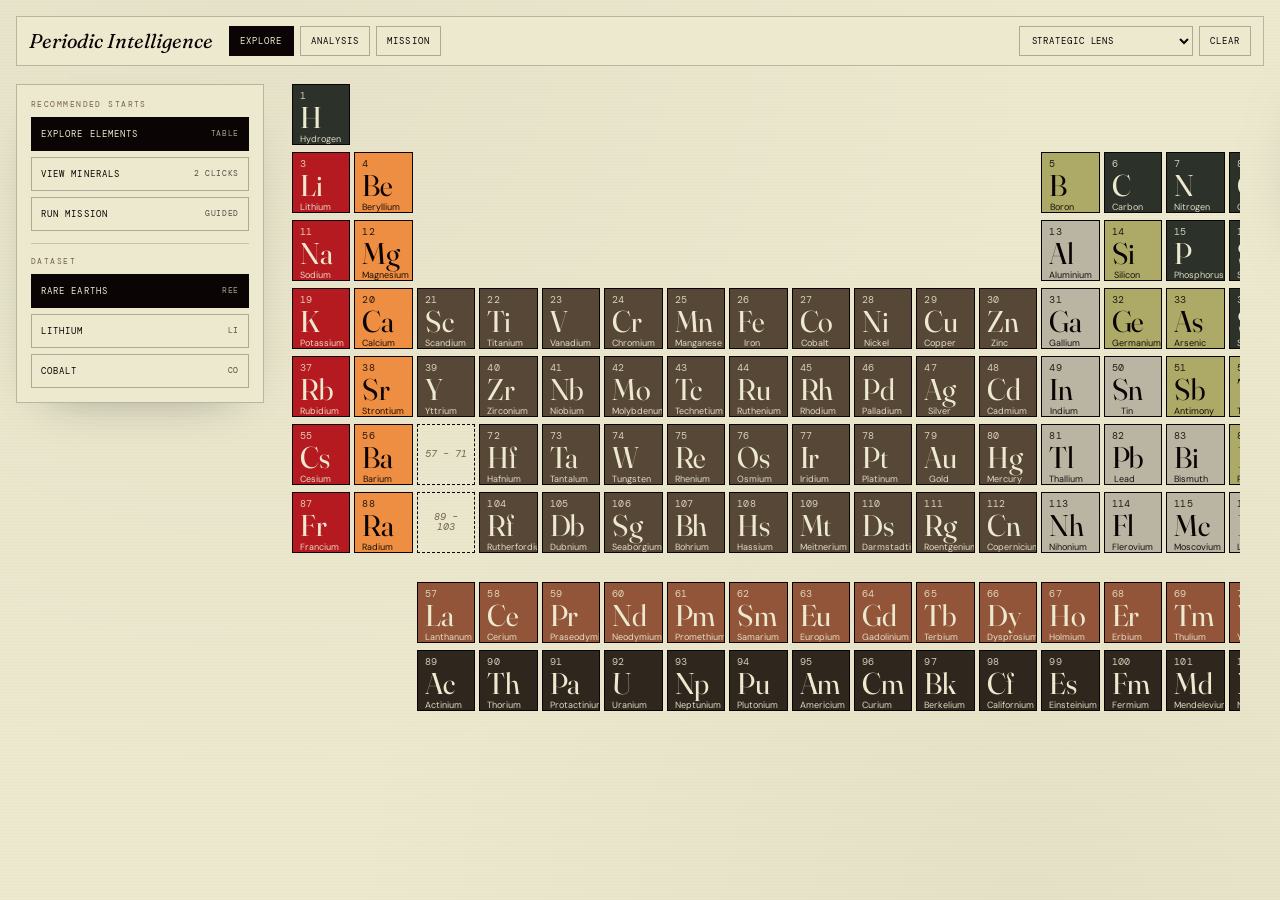
<file: periodic-table.html>
<!DOCTYPE html>
<html lang="en">
<head>
<meta charset="UTF-8" />
<meta name="viewport" content="width=device-width, initial-scale=1.0" />
<title>The Periodic Table — after Nakano</title>
<link rel="icon" href="data:,">
<link rel="preconnect" href="https://fonts.googleapis.com">
<link rel="preconnect" href="https://fonts.gstatic.com" crossorigin>
<link href="https://fonts.googleapis.com/css2?family=Fraunces:opsz,wght,SOFT@9..144,300..900,0..100&family=DM+Mono:wght@300;400;500&family=DM+Sans:opsz,wght@9..40,300..600&display=swap" rel="stylesheet">
<style>
  :root {
    /* Source palette — Take Nakano poster of Nagai · Tanaka · Fukuda · Ishioka */
    --bg-paper: #ECE9CF;          /* Fukuda — vellum cream */
    --bg-paper-2: #E4D7C3;        /* Ishioka — warmer cream */
    --ink: #0B0404;               /* Nagai — deep black */
    --ink-soft: #35302D;          /* Nagai — soft warm gray */
    --ink-muted: #766449;          /* Nagai — khaki */
    --rule: #0B0404;

    /* Category colors mapped to the four designers */
    --c-alkali:     #B51A21;       /* Fukuda — crimson */
    --c-alkaline:   #EE8E42;       /* Nagai  — orange */
    --c-transition: #574737;       /* Ishioka — umber */
    --c-post:       #BAB4A2;       /* Tanaka  — warm gray */
    --c-metalloid:  #ADA967;       /* Nagai   — olive */
    --c-nonmetal:   #2C312A;       /* Tanaka  — sage */
    --c-halogen:    #7E2365;       /* Fukuda  — magenta */
    --c-noble:      #D5D6D4;       /* Fukuda  — pale gray */
    --c-lanthanide: #925539;       /* Ishioka — terracotta */
    --c-actinide:   #2F261D;       /* Ishioka — near-black brown */

    /* Text-on-color */
    --on-light: #0B0404;
    --on-dark:  #ECE9CF;
  }

  * { box-sizing: border-box; margin: 0; padding: 0; }

  html, body {
    background: var(--bg-paper);
    color: var(--ink);
    font-family: "DM Sans", system-ui, sans-serif;
    font-feature-settings: "ss01", "ss02";
    -webkit-font-smoothing: antialiased;
    text-rendering: optimizeLegibility;
  }

  body {
    min-height: 100vh;
    padding: 32px 40px 80px;
    background-image:
      radial-gradient(circle at 20% 0%, rgba(11,4,4,0.03), transparent 60%),
      radial-gradient(circle at 80% 100%, rgba(118,100,73,0.06), transparent 50%);
  }

  /* Subtle paper texture */
  body::before {
    content: "";
    position: fixed; inset: 0;
    pointer-events: none;
    background-image:
      repeating-linear-gradient(0deg,
        rgba(11,4,4,0.012) 0px, rgba(11,4,4,0.012) 1px,
        transparent 1px, transparent 3px);
    z-index: 1;
  }

  /* ======== HEADER ======== */
  .masthead {
    display: grid;
    grid-template-columns: 1fr auto 1fr;
    align-items: end;
    gap: 24px;
    padding-bottom: 16px;
    border-bottom: 1px solid var(--ink);
    margin-bottom: 24px;
    position: relative;
    z-index: 2;
  }

  .colophon {
    font-family: "DM Mono", monospace;
    font-size: 10px;
    letter-spacing: 0.12em;
    text-transform: uppercase;
    color: var(--ink-soft);
    line-height: 1.7;
  }
  .colophon .label {
    display: inline-block;
    width: 64px;
    color: var(--ink-muted);
  }

  .title-block {
    text-align: center;
    padding: 0 8px;
  }
  .super {
    font-family: "DM Mono", monospace;
    font-size: 11px;
    letter-spacing: 0.32em;
    text-transform: uppercase;
    color: var(--ink-muted);
    margin-bottom: 6px;
  }
  h1 {
    font-family: "Fraunces", serif;
    font-variation-settings: "opsz" 144, "SOFT" 30;
    font-weight: 360;
    font-size: clamp(38px, 5.8vw, 78px);
    letter-spacing: -0.02em;
    line-height: 0.92;
    font-style: italic;
  }
  h1 .amp {
    font-style: italic;
    font-weight: 300;
    color: var(--c-alkali);
  }
  .deck {
    font-family: "Fraunces", serif;
    font-variation-settings: "opsz" 14;
    font-size: 13px;
    font-style: italic;
    color: var(--ink-soft);
    margin-top: 8px;
    letter-spacing: 0.01em;
  }
  .deck .designers {
    font-style: normal;
    font-family: "DM Mono", monospace;
    font-size: 10px;
    letter-spacing: 0.18em;
    text-transform: uppercase;
    color: var(--ink);
  }

  .meta {
    text-align: right;
    font-family: "DM Mono", monospace;
    font-size: 10px;
    letter-spacing: 0.12em;
    text-transform: uppercase;
    color: var(--ink-soft);
    line-height: 1.7;
  }
  .meta .label { color: var(--ink-muted); display: inline-block; min-width: 60px; }

  /* ======== DATASET STRIP — top-level mode switcher ======== */
  .dataset-strip {
    display: flex;
    align-items: center;
    gap: 12px;
    padding: 12px 16px;
    margin-bottom: 18px;
    border: 2px solid var(--ink);
    background: var(--bg-paper-2);
    flex-wrap: wrap;
    position: relative;
    z-index: 2;
  }
  .dataset-strip-label {
    font-family: "DM Mono", monospace;
    font-size: 10px;
    letter-spacing: 0.18em;
    text-transform: uppercase;
    color: var(--ink);
    font-weight: 500;
  }
  .dataset-btn {
    display: inline-flex;
    align-items: baseline;
    gap: 10px;
    background: transparent;
    border: 1px solid var(--ink);
    padding: 7px 12px 6px;
    cursor: pointer;
    transition: all 0.18s ease;
    font-family: inherit;
    color: var(--ink);
  }
  .dataset-btn:hover {
    background: rgba(11, 4, 4, 0.06);
  }
  .dataset-btn.active {
    background: var(--ink);
    color: var(--bg-paper);
  }
  .dataset-btn .ds-tag {
    font-family: "DM Mono", monospace;
    font-size: 9px;
    letter-spacing: 0.16em;
    opacity: 0.7;
  }
  .dataset-btn .ds-name {
    font-family: "Fraunces", serif;
    font-style: italic;
    font-variation-settings: "opsz" 24;
    font-size: 18px;
    letter-spacing: -0.01em;
  }
  .dataset-btn .ds-meta {
    font-family: "DM Mono", monospace;
    font-size: 8px;
    letter-spacing: 0.1em;
    text-transform: uppercase;
    opacity: 0.7;
  }
  .dataset-strip-note {
    font-family: "Fraunces", serif;
    font-style: italic;
    font-variation-settings: "opsz" 14;
    font-size: 12px;
    color: var(--ink-soft);
    margin-left: auto;
    flex: 1;
    text-align: right;
    min-width: 240px;
  }
  @media (max-width: 720px) {
    .dataset-strip-note { text-align: left; }
  }

  /* ======== FILTERS ======== */
  .controls {
    display: flex;
    flex-wrap: wrap;
    align-items: baseline;
    gap: 10px 14px;
    margin-bottom: 22px;
    position: relative;
    z-index: 2;
  }
  .controls-label {
    font-family: "DM Mono", monospace;
    font-size: 10px;
    letter-spacing: 0.18em;
    text-transform: uppercase;
    color: var(--ink-muted);
    margin-right: 4px;
  }
  .pill {
    cursor: pointer;
    background: transparent;
    border: 1px solid var(--ink);
    color: var(--ink);
    font-family: "DM Mono", monospace;
    font-size: 10px;
    letter-spacing: 0.1em;
    text-transform: uppercase;
    padding: 5px 11px 4px;
    border-radius: 999px;
    transition: all 0.18s ease;
    display: inline-flex;
    align-items: center;
    gap: 6px;
  }
  .pill:hover { background: var(--ink); color: var(--bg-paper); }
  .pill.active {
    background: var(--ink);
    color: var(--bg-paper);
  }
  .pill .swatch {
    width: 8px; height: 8px;
    border-radius: 50%;
    background: var(--swatch, currentColor);
    border: 1px solid currentColor;
  }
  .controls-divider {
    width: 1px; height: 16px; background: var(--ink); opacity: 0.3;
    align-self: center;
  }

  /* Magnet-critical filter bar — sits below standard filters */
  .magnet-bar {
    display: flex;
    align-items: center;
    gap: 14px;
    margin: -8px 0 22px;
    padding: 10px 14px;
    border: 1px dashed var(--ink);
    background: rgba(11, 4, 4, 0.025);
    position: relative;
    z-index: 2;
    flex-wrap: wrap;
  }
  .magnet-btn {
    display: inline-flex;
    align-items: center;
    gap: 10px;
    background: transparent;
    border: 1px solid var(--ink);
    color: var(--ink);
    font-family: "DM Mono", monospace;
    font-size: 11px;
    letter-spacing: 0.1em;
    text-transform: uppercase;
    padding: 7px 12px;
    cursor: pointer;
    transition: all 0.18s ease;
  }
  .magnet-btn:hover { background: var(--ink); color: var(--bg-paper); }
  .magnet-btn.active { background: var(--ink); color: var(--bg-paper); }
  .magnet-btn.active .me {
    background: var(--bg-paper);
    color: var(--ink);
    border-color: var(--bg-paper);
  }
  .magnet-btn.active .me-pending {
    background: transparent;
    color: var(--bg-paper);
    border: 1px dashed var(--bg-paper);
  }
  .china-btn {
    border-color: #B51A21;       /* Fukuda crimson — signals restriction */
    color: #B51A21;
  }
  .china-btn:hover {
    background: #B51A21;
    color: var(--bg-paper);
  }
  .china-btn.active {
    background: #B51A21;
    color: var(--bg-paper);
    border-color: #B51A21;
  }
  .china-btn .me { border-color: currentColor; }
  .china-btn .me-pending {
    border-style: dashed;
    opacity: 0.7;
  }

  .export-cluster {
    display: inline-flex;
    margin-left: auto;
    align-self: center;
    gap: 6px;
  }
  .export-btn {
    display: inline-flex;
    align-items: center;
    gap: 6px;
    background: transparent;
    border: 1px solid var(--ink-soft);
    color: var(--ink-soft);
    font-family: "DM Mono", monospace;
    font-size: 9px;
    letter-spacing: 0.14em;
    text-transform: uppercase;
    padding: 6px 9px 5px;
    cursor: pointer;
    transition: all 0.15s ease;
  }
  .export-btn:hover { background: var(--ink-soft); color: var(--bg-paper); }
  .export-btn .ec-icon { font-size: 10px; opacity: 0.85; }
  .export-btn.copied {
    background: var(--c-nonmetal);
    color: var(--bg-paper);
    border-color: var(--c-nonmetal);
  }
  .magnet-icon {
    font-size: 13px;
    line-height: 1;
  }
  .magnet-label {
    font-weight: 500;
  }
  .magnet-elements {
    display: inline-flex;
    gap: 4px;
    margin-left: 4px;
  }
  .me {
    display: inline-block;
    padding: 2px 5px 1px;
    border: 1px solid currentColor;
    border-radius: 3px;
    font-size: 10px;
    font-family: "Fraunces", serif;
    font-style: italic;
    line-height: 1;
    transition: all 0.18s ease;
  }
  .magnet-note {
    font-family: "Fraunces", serif;
    font-variation-settings: "opsz" 14;
    font-style: italic;
    font-size: 12px;
    color: var(--ink-soft);
  }
  @media (max-width: 720px) {
    .magnet-bar { flex-direction: column; align-items: flex-start; gap: 6px; }
    .magnet-note { font-size: 11px; }
  }

  /* ======== TABLE GRID ======== */
  .table-wrap {
    position: relative;
    z-index: 2;
    overflow-x: auto;
    padding-bottom: 8px;
  }
  .ptable {
    display: grid;
    grid-template-columns: repeat(18, minmax(58px, 1fr));
    grid-template-rows: repeat(7, minmax(64px, auto)) 18px repeat(2, minmax(64px, auto));
    gap: 4px;
    min-width: 1120px;
  }

  /* Column header markers */
  .group-label {
    grid-row: 8;
    font-family: "DM Mono", monospace;
    font-size: 9px;
    letter-spacing: 0.1em;
    color: var(--ink-muted);
    text-align: center;
    align-self: center;
  }

  /* Element cells */
  .el {
    position: relative;
    aspect-ratio: 1 / 1.05;
    padding: 6px 7px 7px;
    cursor: pointer;
    border: 1px solid var(--ink);
    background: var(--cell-bg, #fff);
    color: var(--cell-fg, var(--ink));
    transition: transform 0.18s cubic-bezier(0.2, 0.8, 0.3, 1.1),
                box-shadow 0.18s ease,
                opacity 0.2s ease,
                filter 0.2s ease;
    display: flex;
    flex-direction: column;
    justify-content: space-between;
    overflow: hidden;
    user-select: none;
  }
  .el .num {
    font-family: "DM Mono", monospace;
    font-size: 10px;
    line-height: 1;
    opacity: 0.85;
    letter-spacing: 0.02em;
  }
  .el .sym {
    font-family: "Fraunces", serif;
    font-variation-settings: "opsz" 144;
    font-weight: 400;
    font-size: clamp(20px, 2.4vw, 30px);
    letter-spacing: -0.01em;
    line-height: 1;
    text-align: center;
    margin: 2px 0;
  }
  .el .nm {
    font-family: "DM Sans", sans-serif;
    font-size: 9px;
    text-align: center;
    line-height: 1.05;
    opacity: 0.92;
    overflow: hidden;
    text-overflow: ellipsis;
    white-space: nowrap;
  }
  .el .mass {
    font-family: "DM Mono", monospace;
    font-size: 8px;
    text-align: center;
    opacity: 0.7;
    line-height: 1;
    margin-top: 2px;
  }

  .el:hover {
    transform: translateY(-2px) scale(1.04);
    z-index: 4;
    box-shadow:
      0 12px 28px -8px rgba(11,4,4,0.35),
      0 0 0 1px var(--ink);
  }

  .el.dimmed { opacity: 0.18; filter: saturate(0.4); }

  .el.selected {
    transform: scale(1.06);
    z-index: 5;
    box-shadow:
      0 0 0 2px var(--ink),
      0 0 0 4px var(--bg-paper),
      0 16px 36px -10px rgba(11,4,4,0.5);
  }

  /* Lanth/Act marker rows */
  .placeholder {
    border: 1px dashed var(--ink);
    background: transparent;
    color: var(--ink-muted);
    cursor: default;
    opacity: 0.5;
  }
  .placeholder:hover { transform: none; box-shadow: none; }
  .placeholder .sym {
    font-family: "DM Mono", monospace;
    font-size: 10px;
    font-style: italic;
    text-align: center;
    margin: auto 0;
  }

  /* Period numbers (left side) */
  .period-num {
    grid-column: 1;
    font-family: "DM Mono", monospace;
    font-size: 10px;
    color: var(--ink-muted);
    align-self: center;
    justify-self: end;
    padding-right: 4px;
    pointer-events: none;
  }

  /* ======== DETAIL PANEL ======== */
  .detail-overlay {
    position: fixed;
    inset: 0;
    background: rgba(11, 4, 4, 0.55);
    backdrop-filter: blur(2px);
    z-index: 50;
    opacity: 0;
    pointer-events: none;
    transition: opacity 0.25s ease;
  }
  .detail-overlay.open { opacity: 1; pointer-events: auto; }

  .detail-panel,
  .section-detail-panel {
    position: fixed;
    top: 50%;
    left: 50%;
    transform: translate(-50%, -48%) scale(0.96);
    background: var(--bg-paper);
    border: 1px solid var(--ink);
    width: min(640px, 92vw);
    max-height: 86vh;
    overflow-y: auto;
    z-index: 51;
    opacity: 0;
    pointer-events: none;
    transition: all 0.3s cubic-bezier(0.2, 0.8, 0.3, 1.1);
    box-shadow: 0 30px 80px -20px rgba(11,4,4,0.5);
  }
  .detail-panel.open,
  .section-detail-panel.open {
    opacity: 1;
    pointer-events: auto;
    transform: translate(-50%, -50%) scale(1);
  }

  /* === Section-detail panel (about-this-section card) === */
  .sd-header {
    padding: 36px 36px 22px;
    border-bottom: 1px solid var(--ink);
  }
  .sd-eyebrow {
    font-family: "DM Mono", monospace;
    font-size: 9px;
    letter-spacing: 0.22em;
    text-transform: uppercase;
    color: var(--ink-muted);
    margin-bottom: 8px;
  }
  .sd-title {
    font-family: "Fraunces", serif;
    font-style: italic;
    font-variation-settings: "opsz" 72, "SOFT" 20;
    font-size: 38px;
    line-height: 1.05;
    letter-spacing: -0.02em;
    margin: 0 0 12px;
    color: var(--ink);
  }
  .sd-title .accent { color: #574737; font-style: italic; }
  .sd-deck {
    font-family: "Fraunces", serif;
    font-variation-settings: "opsz" 14;
    font-size: 14px;
    line-height: 1.5;
    color: var(--ink-soft);
    letter-spacing: -0.005em;
  }
  .sd-body { padding: 24px 36px 36px; display: flex; flex-direction: column; gap: 22px; }
  .sd-block {
    display: flex;
    flex-direction: column;
    gap: 6px;
  }
  .sd-block-head {
    font-family: "DM Mono", monospace;
    font-size: 9px;
    letter-spacing: 0.18em;
    text-transform: uppercase;
    color: var(--ink-muted);
  }
  .sd-block-body {
    font-family: "Fraunces", serif;
    font-variation-settings: "opsz" 14;
    font-size: 13.5px;
    line-height: 1.55;
    color: var(--ink);
    letter-spacing: -0.003em;
  }
  .sd-fact-grid {
    display: grid;
    grid-template-columns: repeat(auto-fit, minmax(140px, 1fr));
    gap: 0;
    border-top: 1px solid rgba(11,4,4,0.14);
    border-left: 1px solid rgba(11,4,4,0.14);
  }
  .sd-fact {
    border-right: 1px solid rgba(11,4,4,0.14);
    border-bottom: 1px solid rgba(11,4,4,0.14);
    padding: 12px 14px;
    display: flex;
    flex-direction: column;
    gap: 4px;
  }
  .sd-fact .k {
    font-family: "DM Mono", monospace;
    font-size: 8px;
    letter-spacing: 0.16em;
    text-transform: uppercase;
    color: var(--ink-muted);
  }
  .sd-fact .v {
    font-family: "Fraunces", serif;
    font-style: italic;
    font-variation-settings: "opsz" 36;
    font-size: 22px;
    letter-spacing: -0.01em;
    color: var(--ink);
  }
  .sd-bullets {
    list-style: none;
    padding: 0;
    margin: 0;
    display: flex;
    flex-direction: column;
    gap: 10px;
  }
  .sd-bullets li {
    display: grid;
    grid-template-columns: 16px 1fr;
    gap: 10px;
    font-family: "Fraunces", serif;
    font-variation-settings: "opsz" 14;
    font-size: 13px;
    line-height: 1.5;
    color: var(--ink);
  }
  .sd-bullets li::before {
    content: "→";
    font-style: italic;
    font-size: 14px;
    color: var(--ink-muted);
    line-height: 1.4;
  }
  .sd-bullets strong {
    font-family: "DM Mono", monospace;
    font-size: 11px;
    letter-spacing: 0.04em;
    font-style: normal;
    margin-right: 4px;
  }

  /* Clickable section-title affordance — small ⓘ badge appears on hover */
  .section-title-clickable {
    cursor: pointer;
    position: relative;
    display: inline-block;
    transition: color 0.15s ease;
  }
  .section-title-clickable::after {
    content: "ⓘ";
    font-family: "DM Mono", monospace;
    font-size: 0.55em;
    color: var(--ink-muted);
    margin-left: 0.35em;
    vertical-align: super;
    opacity: 0.4;
    transition: opacity 0.15s ease, color 0.15s ease;
  }
  .section-title-clickable:hover::after { opacity: 1; color: #574737; }
  .section-title-clickable:hover { color: var(--ink); }

  .detail-header {
    display: grid;
    grid-template-columns: 200px 1fr;
    gap: 0;
    border-bottom: 1px solid var(--ink);
  }
  .detail-symbol {
    background: var(--cell-bg);
    color: var(--cell-fg);
    padding: 24px 16px;
    text-align: center;
    border-right: 1px solid var(--ink);
    display: flex;
    flex-direction: column;
    justify-content: center;
    align-items: center;
    gap: 6px;
  }
  .detail-symbol .num {
    font-family: "DM Mono", monospace;
    font-size: 12px;
    letter-spacing: 0.08em;
  }
  .detail-symbol .sym {
    font-family: "Fraunces", serif;
    font-variation-settings: "opsz" 144;
    font-weight: 350;
    font-size: 80px;
    line-height: 1;
    letter-spacing: -0.02em;
  }
  .detail-symbol .mass {
    font-family: "DM Mono", monospace;
    font-size: 11px;
    opacity: 0.85;
    max-width: 100%;
    overflow-wrap: anywhere;
  }
  .detail-symbol.mineral-detail .sym {
    font-size: 54px;
  }
  .detail-symbol.mineral-detail .mass {
    font-size: 10px;
    line-height: 1.35;
  }

  .detail-name {
    padding: 24px 28px;
    display: flex;
    flex-direction: column;
    justify-content: center;
  }
  .detail-name .super {
    font-family: "DM Mono", monospace;
    font-size: 10px;
    letter-spacing: 0.18em;
    text-transform: uppercase;
    color: var(--ink-muted);
    margin-bottom: 6px;
  }
  .detail-name h2 {
    font-family: "Fraunces", serif;
    font-variation-settings: "opsz" 36;
    font-weight: 380;
    font-style: italic;
    font-size: 36px;
    line-height: 1;
    letter-spacing: -0.01em;
  }
  .detail-name .designer-tag {
    margin-top: 14px;
    font-family: "DM Mono", monospace;
    font-size: 10px;
    letter-spacing: 0.12em;
    text-transform: uppercase;
    color: var(--ink-soft);
    display: flex;
    align-items: center;
    gap: 8px;
  }
  .detail-name .designer-tag .dot {
    width: 10px; height: 10px; border-radius: 50%;
    border: 1px solid var(--ink);
    background: var(--cell-bg);
  }

  .detail-body {
    padding: 24px 28px 28px;
    display: grid;
    grid-template-columns: repeat(2, 1fr);
    gap: 18px 28px;
  }
  .field {
    display: flex;
    flex-direction: column;
    gap: 4px;
    border-top: 1px solid rgba(11,4,4,0.15);
    padding-top: 12px;
  }
  .field .k {
    font-family: "DM Mono", monospace;
    font-size: 9px;
    letter-spacing: 0.16em;
    text-transform: uppercase;
    color: var(--ink-muted);
  }
  .field .v {
    font-family: "Fraunces", serif;
    font-variation-settings: "opsz" 14;
    font-size: 16px;
    color: var(--ink);
  }
  .field .v.mono {
    font-family: "DM Mono", monospace;
    font-size: 13px;
  }

  .detail-close {
    position: absolute;
    top: 12px; right: 12px;
    background: transparent;
    border: 1px solid var(--ink);
    width: 28px; height: 28px;
    border-radius: 50%;
    cursor: pointer;
    font-family: "DM Mono", monospace;
    font-size: 14px;
    color: var(--ink);
    display: flex; align-items: center; justify-content: center;
    transition: all 0.15s ease;
    z-index: 2;
  }
  .detail-close:hover { background: var(--ink); color: var(--bg-paper); }

  /* ======== LEGEND / FOOTER ======== */
  footer {
    margin-top: 48px;
    padding-top: 24px;
    border-top: 1px solid var(--ink);
    display: grid;
    grid-template-columns: 1.1fr 1fr;
    gap: 40px;
    position: relative;
    z-index: 2;
  }

  .legend-grid {
    display: grid;
    grid-template-columns: repeat(2, 1fr);
    gap: 6px 18px;
  }
  .legend-row {
    display: grid;
    grid-template-columns: 18px 1fr auto;
    gap: 10px;
    align-items: center;
    padding: 4px 0;
    font-family: "DM Mono", monospace;
    font-size: 10px;
    letter-spacing: 0.06em;
    text-transform: uppercase;
    border-bottom: 1px solid rgba(11,4,4,0.1);
  }
  .legend-row .chip {
    width: 14px; height: 14px;
    border: 1px solid var(--ink);
  }
  .legend-row .name { color: var(--ink); }
  .legend-row .src { color: var(--ink-muted); font-size: 9px; }

  .source-block {
    font-family: "Fraunces", serif;
    font-variation-settings: "opsz" 14;
    font-size: 13px;
    line-height: 1.55;
    color: var(--ink-soft);
  }
  .source-block .label {
    display: block;
    font-family: "DM Mono", monospace;
    font-size: 10px;
    letter-spacing: 0.18em;
    text-transform: uppercase;
    color: var(--ink-muted);
    margin-bottom: 8px;
  }
  .source-block strong { color: var(--ink); font-weight: 400; }
  .source-block em { color: var(--ink); }

  /* ======== PERIODIC INTELLIGENCE SHELL ======== */
  body.pi-shell {
    padding-top: 84px;
    padding-left: 292px;
  }
  .pi-topbar,
  .pi-left-panel,
  .pi-bottom-strip {
    position: fixed;
    z-index: 42;
    border: 1px solid rgba(11,4,4,0.22);
    background: rgba(236,233,207,0.94);
    backdrop-filter: blur(10px);
    -webkit-backdrop-filter: blur(10px);
    box-shadow: 0 18px 50px -34px rgba(11,4,4,0.48);
  }
  .pi-topbar {
    top: 16px;
    left: 16px;
    right: 16px;
    min-height: 50px;
    display: grid;
    grid-template-columns: auto 1fr auto;
    align-items: center;
    gap: 16px;
    padding: 8px 12px;
  }
  .pi-brand {
    font-family: "Fraunces", serif;
    font-style: italic;
    font-size: 20px;
    line-height: 1;
    white-space: nowrap;
  }
  .pi-mode-switch,
  .pi-top-actions,
  .pi-entry-actions,
  .pi-mission-list,
  .pi-panel-list {
    display: flex;
    gap: 6px;
    flex-wrap: wrap;
    align-items: center;
  }
  .pi-chip,
  .pi-nav-btn,
  .pi-mission-btn,
  .pi-entry-btn,
  .pi-clear-btn,
  .pi-breadcrumb-btn,
  .detail-tab {
    border: 1px solid rgba(11,4,4,0.28);
    background: transparent;
    color: var(--ink);
    cursor: pointer;
    font-family: "DM Mono", monospace;
    font-size: 9px;
    letter-spacing: 0.12em;
    text-transform: uppercase;
    transition: background 0.15s ease, color 0.15s ease, border-color 0.15s ease, opacity 0.15s ease;
  }
  .pi-chip,
  .pi-clear-btn {
    min-height: 30px;
    padding: 7px 10px;
  }
  .pi-chip:hover,
  .pi-nav-btn:hover,
  .pi-mission-btn:hover,
  .pi-entry-btn:hover,
  .pi-clear-btn:hover,
  .pi-breadcrumb-btn:hover,
  .detail-tab:hover {
    background: rgba(11,4,4,0.07);
    border-color: var(--ink);
  }
  .pi-chip.active,
  .pi-nav-btn.active,
  .pi-mission-btn.active,
  .pi-entry-btn.active,
  .detail-tab.active {
    background: var(--ink);
    color: var(--bg-paper);
    border-color: var(--ink);
  }
  .pi-lens-select {
    min-height: 30px;
    max-width: 210px;
    border: 1px solid rgba(11,4,4,0.28);
    background: transparent;
    color: var(--ink);
    font-family: "DM Mono", monospace;
    font-size: 9px;
    letter-spacing: 0.1em;
    text-transform: uppercase;
    padding: 0 8px;
  }
  .pi-left-panel {
    top: 84px;
    left: 16px;
    width: 248px;
    max-height: calc(100vh - 136px);
    overflow-y: auto;
    padding: 14px;
  }
  .pi-block {
    border-top: 1px solid rgba(11,4,4,0.16);
    padding-top: 12px;
    margin-top: 12px;
  }
  .pi-block:first-child {
    border-top: 0;
    padding-top: 0;
    margin-top: 0;
  }
  .pi-block-label,
  .pi-lens-legend-label {
    font-family: "DM Mono", monospace;
    font-size: 8px;
    letter-spacing: 0.18em;
    text-transform: uppercase;
    color: var(--ink-muted);
    margin-bottom: 8px;
  }
  .pi-entry-actions,
  .pi-mission-list,
  .pi-panel-list {
    flex-direction: column;
    align-items: stretch;
  }
  .pi-entry-btn,
  .pi-nav-btn,
  .pi-mission-btn {
    min-height: 34px;
    padding: 7px 9px;
    text-align: left;
    display: flex;
    justify-content: space-between;
    align-items: center;
    gap: 8px;
  }
  .pi-entry-btn .meta,
  .pi-nav-btn .meta,
  .pi-mission-btn .meta {
    font-size: 8px;
    color: inherit;
    opacity: 0.68;
    letter-spacing: 0.08em;
  }
  .pi-lens-legend {
    display: none;
    gap: 6px;
    flex-wrap: wrap;
    padding-top: 8px;
  }
  body.pi-lens-active .pi-lens-legend { display: flex; }
  .pi-lens-key {
    display: inline-flex;
    align-items: center;
    gap: 5px;
    font-family: "DM Mono", monospace;
    font-size: 8px;
    letter-spacing: 0.08em;
    color: var(--ink-soft);
  }
  .pi-lens-key::before {
    content: "";
    width: 14px;
    height: 3px;
    background: var(--lens-color, var(--ink));
    display: inline-block;
  }
  .pi-bottom-strip {
    left: 292px;
    right: 16px;
    bottom: 16px;
    min-height: 38px;
    display: flex;
    align-items: center;
    gap: 8px;
    padding: 8px 10px;
    font-family: "DM Mono", monospace;
    font-size: 9px;
    letter-spacing: 0.12em;
    text-transform: uppercase;
    color: var(--ink-muted);
  }
  .pi-state-item {
    display: inline-flex;
    align-items: baseline;
    gap: 6px;
    padding: 4px 8px;
    border: 1px solid rgba(11,4,4,0.18);
    background: rgba(236,233,207,0.72);
    white-space: nowrap;
  }
  .pi-state-label {
    color: var(--ink-muted);
    font-size: 8px;
  }
  .pi-state-value {
    color: var(--ink);
    font-size: 9px;
    letter-spacing: 0.08em;
  }
  .pi-breadcrumb-btn {
    padding: 4px 7px;
    font-size: 8px;
  }
  .pi-breadcrumb-current {
    color: var(--ink);
  }

  body.pi-shell.pi-mode-explore .masthead,
  body.pi-shell.pi-mode-explore .dataset-strip,
  body.pi-shell.pi-mode-explore .controls,
  body.pi-shell.pi-mode-explore .magnet-bar,
  body.pi-shell.pi-mode-explore footer {
    display: none;
  }
  body.pi-shell.pi-mode-explore .pi-bottom-strip {
    display: flex;
  }
  body.pi-shell.pi-mode-explore .pi-block-nav,
  body.pi-shell.pi-mode-explore .pi-block-missions,
  body.pi-shell.pi-mode-explore .pi-block-lens {
    display: none;
  }
  body.pi-shell .minerals-section,
  body.pi-shell .ops-section,
  body.pi-shell .stats-bar,
  body.pi-shell .xds-section,
  body.pi-shell .iea-section,
  body.pi-shell .kg-section,
  body.pi-shell .colophon-bar,
  body.pi-shell .sticky-util {
    display: none;
  }
  body.pi-panel-minerals .minerals-section,
  body.pi-panel-operations .ops-section,
  body.pi-panel-timeline .ops-section,
  body.pi-panel-capital .ops-section,
  body.pi-panel-countries .ops-section,
  body.pi-panel-stats .stats-bar,
  body.pi-panel-cross-capital .xds-section,
  body.pi-panel-iea .iea-section,
  body.pi-panel-topology .kg-section {
    display: block;
  }
  body.pi-panel-operations .timeline-block,
  body.pi-panel-operations .capital-block,
  body.pi-panel-operations .country-block,
  body.pi-panel-timeline .ops-grid,
  body.pi-panel-timeline .capital-block,
  body.pi-panel-timeline .country-block,
  body.pi-panel-capital .timeline-block,
  body.pi-panel-capital .ops-grid,
  body.pi-panel-capital .country-block,
  body.pi-panel-countries .timeline-block,
  body.pi-panel-countries .ops-grid,
  body.pi-panel-countries .capital-block {
    display: none !important;
  }
  body.pi-panel-capital .capital-block,
  body.pi-panel-countries .country-block {
    display: block !important;
  }

  body.pi-shell .mineral-card .note,
  body.pi-shell .mineral-card .stat-row,
  body.pi-shell .op-card .note,
  body.pi-shell .op-card .operator-line,
  body.pi-shell .op-card .stat-row,
  body.pi-shell .op-card .country-row,
  body.pi-shell .op-card .ree-row {
    display: none;
  }
  body.pi-shell .mineral-card,
  body.pi-shell .op-card {
    min-height: 0;
  }
  body.pi-shell .op-card.has-funding {
    padding-top: 12px;
  }
  body.pi-shell .op-card .funding-badge {
    position: static;
    width: 100%;
    margin-bottom: 8px;
  }

  body.pi-mode-mission .el:not(.pi-mission-hit),
  body.pi-mode-mission .kg-node:not(.pi-mission-hit) {
    opacity: 0.18;
    filter: saturate(0.55);
  }
  body.pi-mode-mission .mineral-card:not(.pi-mission-hit),
  body.pi-mode-mission .op-card:not(.pi-mission-hit),
  body.pi-mode-mission .tl-chip:not(.pi-mission-hit) {
    display: none;
  }
  .el.pi-mission-hit,
  .mineral-card.pi-mission-hit,
  .op-card.pi-mission-hit,
  .tl-chip.pi-mission-hit,
  .kg-node.pi-mission-hit {
    outline: 2px solid rgba(181,26,33,0.72);
    outline-offset: 2px;
  }
  .el.pi-lens-high,
  .mineral-card.pi-lens-high,
  .op-card.pi-lens-high {
    box-shadow: 0 0 0 3px rgba(181,26,33,0.28), 0 12px 34px -24px rgba(11,4,4,0.45);
  }
  .el.pi-lens-medium,
  .mineral-card.pi-lens-medium,
  .op-card.pi-lens-medium {
    box-shadow: 0 0 0 3px rgba(238,142,66,0.28), 0 12px 34px -24px rgba(11,4,4,0.45);
  }
  .el.pi-lens-low,
  .mineral-card.pi-lens-low,
  .op-card.pi-lens-low {
    box-shadow: 0 0 0 3px rgba(90,138,110,0.24), 0 12px 34px -24px rgba(11,4,4,0.36);
  }
  .el.pi-lens-capital,
  .op-card.pi-lens-capital {
    box-shadow: 0 0 0 3px rgba(35,85,151,0.26), 0 12px 34px -24px rgba(11,4,4,0.42);
  }
  .el.pi-lens-substitution,
  .op-card.pi-lens-substitution {
    box-shadow: 0 0 0 3px rgba(126,35,101,0.30), 0 12px 34px -24px rgba(11,4,4,0.42);
  }

  body.pi-shell .detail-panel {
    top: 84px;
    right: 16px;
    left: auto;
    width: min(470px, calc(100vw - 32px));
    max-height: calc(100vh - 118px);
    transform: translateX(110%);
    opacity: 1;
    transition: transform 0.28s cubic-bezier(0.2, 0.8, 0.3, 1), box-shadow 0.28s ease;
  }
  body.pi-shell .detail-overlay {
    z-index: 41;
  }
  body.pi-shell .detail-panel.open {
    transform: translateX(0);
  }
  body.pi-shell .detail-header {
    grid-template-columns: 148px 1fr;
  }
  body.pi-shell .detail-symbol .sym {
    font-size: 58px;
  }
  body.pi-shell .detail-name h2 {
    font-size: 30px;
    line-height: 1.05;
  }
  .detail-tabs {
    display: none;
    gap: 6px;
    border-bottom: 1px solid rgba(11,4,4,0.18);
    padding: 10px 12px;
  }
  .detail-tabs.visible {
    display: flex;
  }
  .detail-tab {
    padding: 7px 9px;
  }
  .detail-tab-panel {
    display: none;
    flex-direction: column;
    gap: 14px;
  }
  .detail-tab-panel.active {
    display: contents;
  }
  body.pi-shell .detail-body {
    grid-template-columns: 1fr;
    gap: 14px;
  }
  body.pi-focus .masthead,
  body.pi-focus .dataset-strip,
  body.pi-focus .table-wrap,
  body.pi-focus .controls,
  body.pi-focus .magnet-bar,
  body.pi-focus .minerals-section,
  body.pi-focus .ops-section,
  body.pi-focus .stats-bar,
  body.pi-focus .xds-section,
  body.pi-focus .iea-section,
  body.pi-focus .kg-section {
    transition: opacity 0.2s ease, filter 0.2s ease;
    opacity: 0.46;
    filter: saturate(0.78);
  }

  /* Responsive tweaks */
  @media (max-width: 900px) {
    body,
    body.pi-shell { padding: 84px 16px 80px; }
    .pi-topbar {
      grid-template-columns: 1fr;
      align-items: stretch;
      gap: 8px;
    }
    .pi-left-panel {
      position: relative;
      top: auto;
      left: auto;
      width: 100%;
      max-height: none;
      margin-bottom: 16px;
    }
    .pi-bottom-strip {
      left: 8px;
      right: 8px;
      bottom: 8px;
      overflow-x: auto;
    }
    .masthead { grid-template-columns: 1fr; text-align: left; }
    .title-block { text-align: left; }
    .meta { text-align: left; }
    footer { grid-template-columns: 1fr; }
    body.pi-shell .detail-panel {
      top: 80px;
      right: 8px;
      width: calc(100vw - 16px);
      max-height: calc(100vh - 104px);
    }
    .detail-header { grid-template-columns: 1fr; }
    .detail-symbol { border-right: none; border-bottom: 1px solid var(--ink); }
    .detail-body { grid-template-columns: 1fr; }
  }

  /* ======== PRINT STYLESHEET ========
     Optimized for A4/Letter portrait. Hides interactive controls, expands
     accordions, forces a full read of the data without UI chrome. */
  @media print {
    @page { size: A4 portrait; margin: 14mm 12mm 16mm; }

    body {
      padding: 0;
      background: #fff;
      color: #000;
      font-size: 10pt;
    }
    body::before { display: none; }

    /* Hide interactive UI */
    .controls,
    .magnet-bar,
    .timeline-toggle,
    .country-sort,
    .clear-btn,
    .export-cluster,
    .detail-overlay,
    .detail-panel,
    .ca-chevron {
      display: none !important;
    }

    /* Ensure all accordion rows are open */
    .ca-row .ca-body { max-height: none !important; }

    /* Section breaks */
    .masthead { page-break-after: avoid; }
    .minerals-section,
    .ops-section,
    footer { page-break-before: always; }
    .timeline-block, .capital-block, .country-block,
    .ops-grid, .minerals-grid, .ptable {
      page-break-inside: avoid;
    }
    .mineral-card, .op-card, .ca-row {
      page-break-inside: avoid;
    }

    /* Compact masthead */
    .masthead { padding-bottom: 8px; margin-bottom: 12px; }
    h1 { font-size: 32pt !important; }

    /* Periodic table fits on a page */
    .ptable {
      grid-template-columns: repeat(18, 1fr) !important;
      min-width: 0 !important;
      font-size: 7pt !important;
    }
    .table-wrap { overflow: visible !important; }
    .el .sym { font-size: 14pt !important; }
    .el .nm { font-size: 6pt !important; }
    .el .num, .el .mass { font-size: 6pt !important; }

    /* Remove animations for print */
    .el { animation: none !important; }
    *, *::before, *::after {
      transition: none !important;
      animation: none !important;
    }

    /* Hide hover-only labels in compare view */
    .tlc-dot-label { display: none; }

    /* Capital block reads full-width */
    .capital-block { background: #f5f3ea !important; }

    /* Force the cumulative sparkline to stay visible */
    .sparkline-wrap { display: flex !important; }

    /* Enforce dark text on light backgrounds for print legibility */
    .op-card[data-status="online"],
    .mineral-card[data-tier="primary"],
    .mineral-card[data-tier="secondary"],
    .mineral-card[data-tier="minor"] {
      -webkit-print-color-adjust: exact;
      print-color-adjust: exact;
    }
    * { -webkit-print-color-adjust: exact; print-color-adjust: exact; }

    /* Add a watermark / source line */
    footer::after {
      content: "Periodic & Pictorial — REE dataset · Sources: USGS MCS 2025, MP Materials FY25, Lynas FY25, Arafura, Iluka, Hastings, Ucore. MOFCOM Announcements 18/2025 + 61/2025. Printed " attr(data-printed);
      display: block;
      margin-top: 12px;
      padding-top: 8px;
      border-top: 1px solid #000;
      font-family: "DM Mono", monospace;
      font-size: 7pt;
      color: #555;
    }
  }

  /* ======== PRINT — COMPACT 2-UP MODE ========
     Activated when <body class="print-compact"> is set — fits more per page
     by using denser type, two-column section layouts, and aggressive break
     placement. Reads as a tight one-pager rather than a leisurely document. */
  @media print {
    body.print-compact { font-size: 8.5pt; }
    body.print-compact h1 { font-size: 22pt !important; }
    body.print-compact .masthead { padding-bottom: 4px; margin-bottom: 6px; }

    /* Force consecutive sections onto the same page */
    body.print-compact .minerals-section,
    body.print-compact .ops-section {
      page-break-before: avoid;
    }
    /* Mineral cards in 3 columns instead of 2-3 auto */
    body.print-compact .minerals-grid {
      grid-template-columns: repeat(3, 1fr) !important;
    }
    body.print-compact .mineral-card {
      min-height: 0 !important;
      padding: 8px 10px 10px !important;
      font-size: 8pt;
    }
    body.print-compact .mineral-card .name {
      font-size: 14pt !important;
    }
    body.print-compact .mineral-card .note {
      font-size: 8pt !important;
      line-height: 1.3 !important;
    }
    /* Ops in 3 columns, denser */
    body.print-compact .ops-grid {
      grid-template-columns: repeat(3, 1fr) !important;
    }
    body.print-compact .op-card {
      min-height: 0 !important;
      padding: 8px 10px 10px !important;
    }
    body.print-compact .op-card .name {
      font-size: 13pt !important;
    }
    body.print-compact .op-card .note {
      font-size: 8pt !important;
      line-height: 1.3 !important;
    }
    /* Compact periodic table */
    body.print-compact .ptable {
      font-size: 6pt !important;
    }
    body.print-compact .el .sym { font-size: 11pt !important; }
    /* Capital block compresses */
    body.print-compact .capital-block { padding: 8px 10px 6px; }
    body.print-compact .timeline-block .timeline-deck { display: none; }
    /* Country accordion gets ultra-compact */
    body.print-compact .ca-header { padding: 6px 10px; }
    body.print-compact .ca-name { font-size: 14pt !important; }
    body.print-compact .ca-ops-list {
      grid-template-columns: repeat(3, 1fr) !important;
      gap: 3px;
      padding: 4px 10px 8px;
    }
    body.print-compact .ca-op-chip { padding: 4px 6px; font-size: 8pt; }
    body.print-compact .ca-op-name { font-size: 10pt; }
  }

  /* fade-in entrance */
  @keyframes fadeUp {
    from { opacity: 0; transform: translateY(6px); }
    to { opacity: 1; transform: translateY(0); }
  }
  .el { animation: fadeUp 0.5s cubic-bezier(0.2, 0.8, 0.3, 1) both; }

  /* Featured states for mineral highlighting */
  .el.featured {
    transform: scale(1.06);
    z-index: 3;
    box-shadow:
      0 0 0 2px var(--ink),
      0 0 0 4px var(--bg-paper),
      0 0 24px 4px rgba(146, 85, 57, 0.55);
    opacity: 1 !important;
    filter: none !important;
  }
  .el.featured-secondary {
    opacity: 0.92 !important;
    filter: none !important;
    box-shadow: 0 0 0 1px var(--ink), 0 0 0 3px var(--bg-paper);
    z-index: 2;
  }

  /* ======== MINERALS SECTION ======== */
  .minerals-section {
    margin-top: 64px;
    position: relative;
    z-index: 2;
  }
  .minerals-head {
    display: grid;
    grid-template-columns: 1fr auto auto;
    gap: 24px;
    align-items: end;
    padding-bottom: 14px;
    border-bottom: 1px solid var(--ink);
    margin-bottom: 24px;
  }
  .minerals-head .super {
    font-family: "DM Mono", monospace;
    font-size: 10px;
    letter-spacing: 0.2em;
    text-transform: uppercase;
    color: var(--ink-muted);
  }
  .minerals-head h2 {
    font-family: "Fraunces", serif;
    font-variation-settings: "opsz" 72, "SOFT" 30;
    font-weight: 360;
    font-style: italic;
    font-size: clamp(28px, 3.6vw, 48px);
    letter-spacing: -0.02em;
    line-height: 1;
  }
  .minerals-head h2 .accent { color: var(--c-lanthanide); }
  .minerals-head .clear-btn {
    background: transparent;
    border: 1px solid var(--ink);
    color: var(--ink);
    font-family: "DM Mono", monospace;
    font-size: 10px;
    letter-spacing: 0.12em;
    text-transform: uppercase;
    padding: 6px 12px;
    cursor: pointer;
    transition: all 0.15s ease;
    opacity: 0;
    pointer-events: none;
  }
  .minerals-head .clear-btn.visible {
    opacity: 1;
    pointer-events: auto;
  }
  .minerals-head .clear-btn:hover { background: var(--ink); color: var(--bg-paper); }

  .minerals-grid {
    display: grid;
    grid-template-columns: repeat(auto-fit, minmax(260px, 1fr));
    gap: 0;
    border-top: 1px solid var(--ink);
    border-left: 1px solid var(--ink);
  }
  .mineral-card {
    border-right: 1px solid var(--ink);
    border-bottom: 1px solid var(--ink);
    padding: 16px 18px 18px;
    background: var(--card-bg, transparent);
    color: var(--card-fg, var(--ink));
    text-align: left;
    cursor: pointer;
    transition: transform 0.18s ease, box-shadow 0.18s ease, filter 0.2s ease, opacity 0.2s ease;
    display: flex;
    flex-direction: column;
    gap: 8px;
    min-height: 148px;
    font-family: inherit;
    position: relative;
  }

  /* Tier-based card colors — each pulls from the source palette */
  .mineral-card[data-tier="primary"] {
    --card-bg: #925539;       /* Ishioka — terracotta */
    --card-fg: #ECE9CF;
    --card-rule: rgba(236, 233, 207, 0.25);
  }
  .mineral-card[data-tier="secondary"] {
    --card-bg: #574737;       /* Ishioka — deep umber */
    --card-fg: #ECE9CF;
    --card-rule: rgba(236, 233, 207, 0.22);
  }
  .mineral-card[data-tier="minor"] {
    --card-bg: #766449;       /* Nagai — khaki */
    --card-fg: #ECE9CF;
    --card-rule: rgba(236, 233, 207, 0.22);
  }

  .mineral-card:hover {
    transform: translateY(-2px);
    z-index: 2;
    box-shadow: 0 14px 30px -10px rgba(11, 4, 4, 0.35);
    filter: brightness(1.08);
  }
  .mineral-card.active {
    transform: translateY(-2px);
    box-shadow:
      inset 0 0 0 2px var(--bg-paper),
      0 0 0 2px var(--ink),
      0 14px 30px -10px rgba(11, 4, 4, 0.45);
    z-index: 3;
  }
  .mineral-card.dimmed { opacity: 0.28; }
  .mineral-card.contains-element {
    box-shadow: 0 0 0 2px var(--ink);
    filter: brightness(1.06);
  }

  .mineral-card .top-row {
    display: flex;
    justify-content: space-between;
    align-items: baseline;
    gap: 8px;
  }
  .mineral-card .rank {
    font-family: "DM Mono", monospace;
    font-size: 10px;
    letter-spacing: 0.12em;
    opacity: 0.7;
  }
  .mineral-card .type-label {
    font-family: "DM Mono", monospace;
    font-size: 9px;
    letter-spacing: 0.14em;
    text-transform: uppercase;
    opacity: 0.7;
    text-align: right;
  }
  .mineral-card .name {
    font-family: "Fraunces", serif;
    font-variation-settings: "opsz" 36, "SOFT" 20;
    font-weight: 380;
    font-style: italic;
    font-size: 26px;
    line-height: 1;
    letter-spacing: -0.01em;
    margin-top: 2px;
    color: var(--card-fg);
  }
  .mineral-card .formula {
    font-family: "DM Mono", monospace;
    font-size: 12px;
    margin-top: 2px;
    line-height: 1.3;
    word-break: break-word;
    opacity: 0.95;
  }
  .mineral-card .card-signal,
  .op-card .card-signal {
    font-family: "DM Mono", monospace;
    font-size: 10px;
    letter-spacing: 0.08em;
    line-height: 1.45;
    text-transform: uppercase;
    color: var(--card-fg);
    opacity: 0.86;
    border-top: 1px solid var(--card-rule);
    padding-top: 10px;
    margin-top: auto;
  }
  .mineral-card .note {
    font-family: "Fraunces", serif;
    font-variation-settings: "opsz" 14;
    font-size: 12px;
    line-height: 1.45;
    opacity: 0.85;
    flex: 1 1 auto;
    min-height: 60px;
    overflow-y: auto;
    padding: 8px 4px 0 0;
    /* Subtle scrollbar — only appears when content overflows */
    scrollbar-width: thin;
    scrollbar-color: rgba(236, 233, 207, 0.32) transparent;
  }
  .mineral-card .note::-webkit-scrollbar { width: 6px; }
  .mineral-card .note::-webkit-scrollbar-track { background: transparent; }
  .mineral-card .note::-webkit-scrollbar-thumb {
    background: rgba(236, 233, 207, 0.28);
    border-radius: 3px;
  }
  .mineral-card .note::-webkit-scrollbar-thumb:hover { background: rgba(236, 233, 207, 0.5); }
  .mineral-card .note::-webkit-scrollbar { width: 6px; }
  .mineral-card .note::-webkit-scrollbar-track { background: transparent; }
  .mineral-card .note::-webkit-scrollbar-thumb {
    background: rgba(236, 233, 207, 0.28);
    border-radius: 3px;
  }
  .mineral-card .note::-webkit-scrollbar-thumb:hover { background: rgba(236, 233, 207, 0.5); }
  .mineral-card .stat-row {
    display: flex;
    justify-content: space-between;
    align-items: baseline;
    gap: 8px;
    padding: 6px 0;
    border-top: 1px solid var(--card-rule);
    font-family: "DM Mono", monospace;
    font-size: 9px;
    letter-spacing: 0.1em;
    text-transform: uppercase;
  }
  .mineral-card .stat-row .k { opacity: 0.65; }
  .mineral-card .stat-row .v {
    font-weight: 500;
    text-align: right;
    letter-spacing: 0.04em;
  }

  .country-row {
    display: flex;
    flex-wrap: wrap;
    gap: 4px;
    padding-top: 2px;
    flex-shrink: 0;
  }
  .country-chip {
    display: inline-flex;
    align-items: center;
    gap: 4px;
    padding: 2px 7px 2px 5px;
    border: 1px solid currentColor;
    border-radius: 999px;
    font-family: "DM Mono", monospace;
    font-size: 9px;
    letter-spacing: 0.06em;
    color: var(--card-fg);
    opacity: 0.94;
  }
  .country-chip .risk-dot {
    width: 6px; height: 6px;
    border-radius: 50%;
    flex-shrink: 0;
  }
  .country-chip .cc-flag {
    font-size: 10px;
    line-height: 1;
    /* macOS / iOS render flags; Windows may show letters — code beside it covers that fallback */
  }
  .country-chip .cc-code {
    font-weight: 500;
    letter-spacing: 0.08em;
  }
  .country-chip[data-risk="low"]    .risk-dot { background: #7CB47A; }
  .country-chip[data-risk="medium"] .risk-dot { background: #EE8E42; }
  .country-chip[data-risk="high"]   .risk-dot { background: #E14B47; }

  .ree-row {
    display: flex;
    flex-wrap: wrap;
    gap: 4px;
    padding-top: 2px;
    flex-shrink: 0;
  }
  .ree-chip {
    font-family: "DM Mono", monospace;
    font-size: 9px;
    letter-spacing: 0.04em;
    border: 1px solid currentColor;
    padding: 2px 6px 1px;
    border-radius: 999px;
    color: var(--card-fg);
    background: rgba(236, 233, 207, 0.12);
    opacity: 0.95;
  }

  /* Risk legend in section header */
  .risk-legend {
    display: flex;
    gap: 12px;
    align-items: center;
    font-family: "DM Mono", monospace;
    font-size: 9px;
    letter-spacing: 0.1em;
    text-transform: uppercase;
    color: var(--ink-muted);
  }
  .risk-legend .item {
    display: inline-flex;
    align-items: center;
    gap: 5px;
  }
  .risk-legend .dot {
    width: 7px; height: 7px;
    border-radius: 50%;
    border: 1px solid var(--ink);
  }

  /* "Found in" mineral chips inside the element detail panel */
  .found-in-section {
    grid-column: 1 / -1;
    border-top: 1px solid rgba(11, 4, 4, 0.15);
    padding-top: 14px;
    margin-top: 4px;
  }
  .found-in-section .k {
    font-family: "DM Mono", monospace;
    font-size: 9px;
    letter-spacing: 0.16em;
    text-transform: uppercase;
    color: var(--ink-muted);
    margin-bottom: 8px;
  }
  .found-in-grid {
    display: flex;
    flex-wrap: wrap;
    gap: 6px;
  }
  .source-chip {
    display: inline-flex;
    align-items: center;
    gap: 6px;
    padding: 5px 10px;
    background: var(--bg-paper);
    border: 1px solid var(--ink);
    cursor: pointer;
    font-family: inherit;
    color: var(--ink);
    transition: all 0.15s ease;
  }
  .source-chip:hover {
    background: var(--ink);
    color: var(--bg-paper);
  }
  .source-chip:hover .source-chip-rank {
    color: inherit;
  }
  .source-chip-rank {
    font-family: "DM Mono", monospace;
    font-size: 9px;
    color: var(--ink-muted);
    letter-spacing: 0.08em;
  }
  .source-chip-name {
    font-family: "Fraunces", serif;
    font-variation-settings: "opsz" 14;
    font-style: italic;
    font-size: 13px;
  }
  .source-chip-tier-dot {
    width: 7px; height: 7px;
    border-radius: 50%;
  }
  .source-chip-tier-dot[data-tier="primary"]   { background: #925539; }
  .source-chip-tier-dot[data-tier="secondary"] { background: #574737; }
  .source-chip-tier-dot[data-tier="minor"]     { background: #766449; }
  .source-chip-tier-dot[data-status="online"]  { background: #235597; }
  .source-chip-tier-dot[data-status="build"]   { background: #EE8E42; }
  .source-chip-tier-dot[data-status="project"] { background: #A79E8F; }

  /* ======== OPERATIONS SECTION ("THE WESTERN BUILD") ======== */
  .ops-section {
    margin-top: 64px;
    position: relative;
    z-index: 2;
  }
  .ops-head {
    display: grid;
    grid-template-columns: 1fr auto auto;
    gap: 24px;
    align-items: end;
    padding-bottom: 14px;
    border-bottom: 1px solid var(--ink);
    margin-bottom: 24px;
  }
  .ops-head .super {
    font-family: "DM Mono", monospace;
    font-size: 10px;
    letter-spacing: 0.2em;
    text-transform: uppercase;
    color: var(--ink-muted);
  }
  .ops-head h2 {
    font-family: "Fraunces", serif;
    font-variation-settings: "opsz" 72, "SOFT" 30;
    font-weight: 360;
    font-style: italic;
    font-size: clamp(28px, 3.6vw, 48px);
    letter-spacing: -0.02em;
    line-height: 1;
  }
  .ops-head h2 .accent { color: #235597; }
  .ops-head .deck {
    font-family: "Fraunces", serif;
    font-variation-settings: "opsz" 14;
    font-style: italic;
    font-size: 13px;
    color: var(--ink-soft);
    margin-top: 8px;
    max-width: 540px;
  }
  .ops-head .deck .src {
    font-style: normal;
    font-family: "DM Mono", monospace;
    font-size: 10px;
    letter-spacing: 0.16em;
    text-transform: uppercase;
    color: var(--ink);
  }

  /* status legend */
  .status-legend {
    display: flex;
    gap: 14px;
    align-items: center;
    font-family: "DM Mono", monospace;
    font-size: 9px;
    letter-spacing: 0.1em;
    text-transform: uppercase;
    color: var(--ink-muted);
  }
  .status-legend .item { display: inline-flex; align-items: center; gap: 6px; }
  .status-legend .swatch {
    width: 12px; height: 12px;
    border: 1px solid var(--ink);
  }

  .ops-grid {
    display: grid;
    grid-template-columns: repeat(auto-fit, minmax(280px, 1fr));
    gap: 0;
    border-top: 1px solid var(--ink);
    border-left: 1px solid var(--ink);
  }

  .op-card {
    border-right: 1px solid var(--ink);
    border-bottom: 1px solid var(--ink);
    padding: 16px 18px 18px;
    background: var(--card-bg, transparent);
    color: var(--card-fg, var(--ink));
    text-align: left;
    cursor: pointer;
    transition: transform 0.18s ease, box-shadow 0.18s ease, filter 0.2s ease, opacity 0.2s ease;
    display: flex;
    flex-direction: column;
    gap: 8px;
    min-height: 156px;
    font-family: inherit;
    position: relative;
  }

  /* status tier coloring — distinct cool/warm/neutral palette to differentiate from minerals */
  .op-card[data-status="online"] {
    --card-bg: #235597;       /* Nagai — industrial blue */
    --card-fg: #ECE9CF;
    --card-rule: rgba(236, 233, 207, 0.22);
  }
  .op-card[data-status="build"] {
    --card-bg: #EE8E42;       /* Nagai — signature orange */
    --card-fg: #0B0404;
    --card-rule: rgba(11, 4, 4, 0.18);
  }
  .op-card[data-status="project"] {
    --card-bg: #A79E8F;       /* Tanaka — warm gray */
    --card-fg: #0B0404;
    --card-rule: rgba(11, 4, 4, 0.18);
  }

  .op-card:hover {
    transform: translateY(-2px);
    z-index: 2;
    box-shadow: 0 14px 30px -10px rgba(11, 4, 4, 0.35);
    filter: brightness(1.07);
  }
  .op-card.active {
    transform: translateY(-2px);
    box-shadow:
      inset 0 0 0 2px var(--bg-paper),
      0 0 0 2px var(--ink),
      0 14px 30px -10px rgba(11, 4, 4, 0.45);
    z-index: 3;
  }
  .op-card.dimmed { opacity: 0.28; }

  .op-card .top-row {
    display: flex;
    justify-content: space-between;
    align-items: baseline;
    gap: 8px;
  }
  .op-card .rank-status {
    font-family: "DM Mono", monospace;
    font-size: 10px;
    letter-spacing: 0.12em;
  }
  .op-card .rank-status .status-tag {
    display: inline-flex;
    align-items: center;
    gap: 4px;
    margin-left: 4px;
  }
  .op-card .rank-status .status-tag::before {
    content: "";
    width: 6px; height: 6px;
    background: currentColor;
    border-radius: 50%;
    display: inline-block;
  }
  .op-card .mineral-tag {
    font-family: "DM Mono", monospace;
    font-size: 9px;
    letter-spacing: 0.14em;
    text-transform: uppercase;
    opacity: 0.7;
    text-align: right;
  }
  .op-card .name {
    font-family: "Fraunces", serif;
    font-variation-settings: "opsz" 36, "SOFT" 20;
    font-weight: 380;
    font-style: italic;
    font-size: 24px;
    line-height: 1;
    letter-spacing: -0.01em;
    margin-top: 2px;
  }
  .op-card .card-signal {
    margin-top: auto;
  }
  .op-card .operator-line {
    font-family: "DM Mono", monospace;
    font-size: 10px;
    letter-spacing: 0.06em;
    line-height: 1.3;
    opacity: 0.85;
  }
  .op-card .operator-line .region { opacity: 0.7; }
  .op-card .note {
    font-family: "Fraunces", serif;
    font-variation-settings: "opsz" 14;
    font-size: 12px;
    line-height: 1.45;
    opacity: 0.92;
    flex: 1 1 auto;
    min-height: 60px;
    overflow-y: auto;
    padding: 8px 4px 0 0;
    scrollbar-width: thin;
    scrollbar-color: rgba(236, 233, 207, 0.32) transparent;
  }
  .op-card .note::-webkit-scrollbar { width: 6px; }
  .op-card .note::-webkit-scrollbar-track { background: transparent; }
  .op-card .note::-webkit-scrollbar-thumb {
    background: rgba(236, 233, 207, 0.28);
    border-radius: 3px;
  }
  .op-card .note::-webkit-scrollbar-thumb:hover { background: rgba(236, 233, 207, 0.5); }
  .op-card .note::-webkit-scrollbar { width: 6px; }
  .op-card .note::-webkit-scrollbar-track { background: transparent; }
  .op-card .note::-webkit-scrollbar-thumb {
    background: rgba(236, 233, 207, 0.28);
    border-radius: 3px;
  }
  .op-card .note::-webkit-scrollbar-thumb:hover { background: rgba(236, 233, 207, 0.5); }
  .op-card .stat-row {
    display: flex;
    justify-content: space-between;
    align-items: baseline;
    gap: 8px;
    padding: 6px 0;
    border-top: 1px solid var(--card-rule);
    font-family: "DM Mono", monospace;
    font-size: 9px;
    letter-spacing: 0.1em;
    text-transform: uppercase;
  }
  .op-card .stat-row .k { opacity: 0.65; }
  .op-card .stat-row .v {
    font-weight: 500;
    text-align: right;
    letter-spacing: 0.04em;
  }
  .op-card .country-row {
    display: flex;
    flex-wrap: wrap;
    gap: 4px;
    padding-top: 2px;
  }
  .op-card .ree-row {
    display: flex;
    flex-wrap: wrap;
    gap: 4px;
    padding-top: 2px;
  }
  .op-card .ree-chip {
    font-family: "DM Mono", monospace;
    font-size: 9px;
    letter-spacing: 0.04em;
    border: 1px solid currentColor;
    padding: 2px 6px 1px;
    border-radius: 999px;
    color: var(--card-fg);
    background: rgba(236, 233, 207, 0.12);
    opacity: 0.95;
  }

  /* When op-card has dark fg, lighten the chip background to dark */
  .op-card[data-status="build"] .ree-chip,
  .op-card[data-status="project"] .ree-chip {
    background: rgba(11, 4, 4, 0.08);
  }
  .op-card[data-status="build"] .country-chip,
  .op-card[data-status="project"] .country-chip {
    color: var(--card-fg);
  }

  /* DoD / DoW funding badge — small monogram in the top-right corner */
  .funding-badge {
    position: absolute;
    top: 12px;
    right: 14px;
    font-family: "DM Mono", monospace;
    font-size: 8px;
    letter-spacing: 0.16em;
    text-transform: uppercase;
    border: 1px solid var(--card-fg);
    color: var(--card-fg);
    background: rgba(11, 4, 4, 0.18);
    border-radius: 2px;
    line-height: 1;
    display: flex;
    flex-direction: column;
    gap: 0;
    overflow: hidden;
    min-width: 70px;
  }
  .funding-badge .fb-row {
    display: flex;
    align-items: center;
    gap: 4px;
    padding: 3px 7px 2px;
  }
  .funding-badge .fb-row::before {
    content: "★";
    font-size: 9px;
    line-height: 1;
  }
  .funding-badge .fb-amount {
    margin-left: auto;
    font-size: 9px;
    letter-spacing: 0.04em;
    font-weight: 500;
  }
  .funding-badge .fb-bar {
    height: 3px;
    width: 100%;
    background: rgba(11, 4, 4, 0.18);
    border-top: 1px solid var(--card-fg);
    position: relative;
  }
  .funding-badge .fb-bar::after {
    content: "";
    position: absolute;
    inset: 0;
    width: var(--fb-pct, 0%);
    background: var(--card-fg);
    transition: width 0.6s cubic-bezier(0.2, 0.8, 0.3, 1.05);
  }
  .op-card[data-status="online"] .funding-badge {
    background: rgba(236, 233, 207, 0.15);
  }
  .op-card[data-status="online"] .funding-badge .fb-bar {
    background: rgba(236, 233, 207, 0.18);
  }
  /* When a funding badge is present, push the mineral-tag to make space */
  .op-card.has-funding .mineral-tag {
    margin-right: 92px;
  }

  /* ======== TIMELINE / BUILD CALENDAR ======== */
  .timeline-block {
    margin-bottom: 32px;
  }
  .timeline-head {
    display: flex;
    justify-content: space-between;
    align-items: flex-end;
    margin-bottom: 12px;
    gap: 14px;
    flex-wrap: wrap;
  }
  .timeline-head-text { flex: 1; min-width: 280px; }
  .timeline-toggle {
    display: inline-flex;
    margin-top: 8px;
    border: 1px solid var(--ink);
    background: var(--bg-paper);
  }
  .tl-toggle-btn {
    background: transparent;
    border: none;
    border-right: 1px solid var(--ink);
    color: var(--ink);
    font-family: "DM Mono", monospace;
    font-size: 9px;
    letter-spacing: 0.12em;
    text-transform: uppercase;
    padding: 5px 10px 4px;
    cursor: pointer;
    transition: all 0.15s ease;
  }
  .tl-toggle-btn:last-child { border-right: none; }
  .tl-toggle-btn:hover { background: rgba(11, 4, 4, 0.06); }
  .tl-toggle-btn.active {
    background: var(--ink);
    color: var(--bg-paper);
  }
  .tl-compare-btn {
    border-left: 2px solid var(--ink);
    background: rgba(35, 85, 151, 0.06);
  }
  .tl-compare-btn.active {
    background: #235597;
    border-left-color: #235597;
  }

  /* Compare view */
  .timeline-compare {
    border: 1px solid var(--ink);
    background: rgba(11, 4, 4, 0.012);
    padding: 14px 0 0;
    overflow-x: auto;
    position: relative;
  }
  .tlc-stack {
    display: flex;
    flex-direction: column;
    gap: 0;
    position: relative;
    min-width: 800px;
  }
  .tlc-row {
    position: relative;
    z-index: 2;
  }
  .tlc-row-label {
    display: flex;
    justify-content: space-between;
    align-items: baseline;
    padding: 0 14px 6px;
    border-bottom: 1px dashed rgba(11, 4, 4, 0.18);
    margin-bottom: 6px;
  }
  .tlc-row-title {
    font-family: "DM Mono", monospace;
    font-size: 10px;
    letter-spacing: 0.16em;
    text-transform: uppercase;
    color: var(--ink);
  }
  .tlc-row-title .accent { color: var(--ink-muted); }
  .tlc-row-deck {
    font-family: "Fraunces", serif;
    font-style: italic;
    font-size: 11px;
    color: var(--ink-soft);
  }
  .tlc-axis {
    display: grid;
    grid-template-columns: 60px 1fr;
    height: 64px;
    align-items: stretch;
  }
  .tlc-axis-label {
    font-family: "DM Mono", monospace;
    font-size: 9px;
    letter-spacing: 0.12em;
    text-transform: uppercase;
    color: var(--ink-muted);
    align-self: center;
    padding-left: 14px;
  }
  .tlc-track {
    position: relative;
    border-top: 1px solid rgba(11, 4, 4, 0.2);
    border-bottom: 1px solid rgba(11, 4, 4, 0.2);
    padding: 8px 14px;
  }
  .tlc-yr-tick {
    position: absolute;
    top: 0; bottom: 0;
    border-left: 1px dashed rgba(11, 4, 4, 0.12);
    font-family: "DM Mono", monospace;
    font-size: 8px;
    color: var(--ink-muted);
    padding-left: 3px;
    pointer-events: none;
  }
  .tlc-yr-tick.current {
    border-left: 1px solid #235597;
    color: #235597;
    font-weight: 500;
  }
  .tlc-dot {
    position: absolute;
    top: 50%;
    width: 14px; height: 14px;
    border-radius: 50%;
    transform: translate(-50%, -50%);
    border: 1.5px solid var(--ink);
    cursor: pointer;
    transition: transform 0.18s ease, box-shadow 0.18s ease;
    z-index: 3;
  }
  .tlc-dot[data-status="online"]  { background: #235597; }
  .tlc-dot[data-status="build"]   { background: #EE8E42; }
  .tlc-dot[data-status="project"] { background: #A79E8F; }
  .tlc-dot:hover, .tlc-dot.active {
    transform: translate(-50%, -50%) scale(1.6);
    z-index: 5;
    box-shadow: 0 0 0 2px var(--bg-paper), 0 0 0 3px var(--ink);
  }
  .tlc-dot.dimmed { opacity: 0.28; }
  .tlc-dot-label {
    position: absolute;
    top: -22px;
    left: 0;
    transform: translateX(-50%);
    font-family: "DM Mono", monospace;
    font-size: 7px;
    letter-spacing: 0.06em;
    color: var(--ink);
    white-space: nowrap;
    background: var(--bg-paper);
    padding: 0 3px;
    pointer-events: none;
    opacity: 0;
    transition: opacity 0.18s ease;
  }
  .tlc-dot:hover + .tlc-dot-label,
  .tlc-dot.active + .tlc-dot-label { opacity: 1; }

  /* SVG layer for connecting lines between matched ops in the two rows */
  .tlc-connections {
    position: absolute;
    inset: 0;
    pointer-events: none;
    z-index: 1;
  }
  .tlc-connection {
    fill: none;
    stroke: var(--ink-muted);
    stroke-width: 0.8;
    stroke-dasharray: 3 2;
    opacity: 0.55;
    transition: opacity 0.2s ease, stroke 0.2s ease, stroke-width 0.2s ease;
  }
  .tlc-connection.long-lag {
    stroke: #B51A21;
    opacity: 0.75;
  }
  .tlc-connection.active {
    stroke: var(--ink);
    stroke-width: 1.6;
    opacity: 1;
    stroke-dasharray: none;
  }

  .tlc-summary {
    padding: 10px 14px 12px;
    display: flex;
    justify-content: space-between;
    align-items: center;
    flex-wrap: wrap;
    gap: 12px;
    border-top: 1px solid var(--ink);
    background: rgba(35, 85, 151, 0.04);
    margin-top: 6px;
  }
  .tlc-summary-text {
    font-family: "Fraunces", serif;
    font-style: italic;
    font-size: 12px;
    color: var(--ink-soft);
    flex: 1;
    min-width: 240px;
  }
  .tlc-summary-text strong {
    font-family: "DM Mono", monospace;
    font-style: normal;
    font-weight: 500;
    font-size: 11px;
    letter-spacing: 0.08em;
    color: var(--ink);
  }
  .tlc-legend-item {
    display: inline-flex;
    align-items: center;
    gap: 6px;
    font-family: "DM Mono", monospace;
    font-size: 9px;
    letter-spacing: 0.1em;
    text-transform: uppercase;
    color: var(--ink-soft);
  }
  .tlc-legend-line {
    width: 22px;
    height: 1px;
    border-top: 1px dashed var(--ink-muted);
    display: inline-block;
  }
  .tlc-legend-line.long {
    border-top: 1.5px solid #B51A21;
  }
  .timeline-title {
    font-family: "DM Mono", monospace;
    font-size: 11px;
    letter-spacing: 0.2em;
    text-transform: uppercase;
    color: var(--ink);
  }
  .timeline-title .accent { color: var(--ink-muted); }
  .timeline-deck {
    font-family: "Fraunces", serif;
    font-variation-settings: "opsz" 14;
    font-size: 12px;
    font-style: italic;
    color: var(--ink-soft);
  }
  .timeline {
    display: grid;
    grid-template-columns: 1.1fr repeat(7, 1fr) 1fr;  /* Pre-2024 + 2024-2030 + TBD = 9 columns */
    border-top: 1px solid var(--ink);
    border-left: 1px solid var(--ink);
    overflow-x: auto;
    min-height: 240px;
  }
  .tl-col {
    border-right: 1px solid var(--ink);
    border-bottom: 1px solid var(--ink);
    display: flex;
    flex-direction: column;
    background: rgba(11, 4, 4, 0.012);
    min-width: 110px;
  }
  .tl-col-header {
    padding: 8px 10px 6px;
    font-family: "DM Mono", monospace;
    font-size: 10px;
    letter-spacing: 0.16em;
    text-transform: uppercase;
    color: var(--ink-muted);
    border-bottom: 1px dashed rgba(11, 4, 4, 0.18);
    display: flex;
    flex-direction: column;
    gap: 2px;
  }
  .tl-col-header .yr {
    color: var(--ink);
    font-size: 16px;
    font-family: "Fraunces", serif;
    font-style: italic;
    font-variation-settings: "opsz" 14;
    letter-spacing: 0;
    text-transform: none;
  }
  .tl-col-header .count {
    font-size: 9px;
    opacity: 0.6;
    letter-spacing: 0.12em;
  }
  .tl-col[data-current="true"] .tl-col-header {
    background: rgba(35, 85, 151, 0.08);
  }
  .tl-col-stack {
    flex: 1;
    display: flex;
    flex-direction: column;
    gap: 4px;
    padding: 8px;
  }
  .tl-chip {
    display: flex;
    flex-direction: column;
    gap: 2px;
    padding: 6px 8px;
    border: 1px solid var(--chip-bd, transparent);
    background: var(--chip-bg);
    color: var(--chip-fg);
    cursor: pointer;
    text-align: left;
    font-family: inherit;
    transition: transform 0.16s ease, box-shadow 0.16s ease, filter 0.16s ease;
    position: relative;
  }
  .tl-chip[data-status="online"] {
    --chip-bg: #235597;
    --chip-fg: #ECE9CF;
  }
  .tl-chip[data-status="build"] {
    --chip-bg: #EE8E42;
    --chip-fg: #0B0404;
  }
  .tl-chip[data-status="project"] {
    --chip-bg: #A79E8F;
    --chip-fg: #0B0404;
  }
  .tl-chip:hover {
    transform: translateY(-1px);
    box-shadow: 0 6px 14px -4px rgba(11, 4, 4, 0.35);
    filter: brightness(1.06);
  }
  .tl-chip.active {
    box-shadow:
      inset 0 0 0 2px var(--bg-paper),
      0 0 0 2px var(--ink),
      0 6px 14px -4px rgba(11, 4, 4, 0.4);
  }
  .tl-chip .tl-rank {
    font-family: "DM Mono", monospace;
    font-size: 8px;
    letter-spacing: 0.1em;
    opacity: 0.7;
  }
  .tl-chip .tl-name {
    font-family: "Fraunces", serif;
    font-style: italic;
    font-variation-settings: "opsz" 14;
    font-size: 12px;
    line-height: 1.15;
  }
  .tl-chip .tl-country {
    font-family: "DM Mono", monospace;
    font-size: 8px;
    letter-spacing: 0.1em;
    opacity: 0.85;
    display: flex;
    align-items: center;
    gap: 3px;
  }
  .tl-chip .tl-country .flag { font-size: 9px; }
  .tl-chip .tl-funding {
    position: absolute;
    top: 4px;
    right: 4px;
    font-family: "DM Mono", monospace;
    font-size: 7px;
    letter-spacing: 0.1em;
    padding: 1px 3px;
    background: rgba(11, 4, 4, 0.28);
    color: inherit;
    border-radius: 1px;
  }
  .tl-chip[data-status="online"] .tl-funding {
    background: rgba(236, 233, 207, 0.22);
  }
  .tl-chip.dimmed { opacity: 0.28; }

  @keyframes tlChipEnter {
    from { opacity: 0; transform: scale(0.85) translateY(-4px); }
    to   { opacity: 1; transform: scale(1) translateY(0); }
  }

  /* Sparkline — sits in timeline header */
  .sparkline-wrap {
    display: flex;
    flex-direction: column;
    gap: 4px;
    align-items: flex-end;
    margin-left: auto;
  }
  .sparkline-label {
    font-family: "DM Mono", monospace;
    font-size: 9px;
    letter-spacing: 0.16em;
    text-transform: uppercase;
    color: var(--ink-muted);
  }
  .sparkline {
    display: block;
  }
  .sparkline .spark-bar {
    fill: var(--ink);
    fill-opacity: 0.85;
    transition: fill-opacity 0.3s ease;
  }
  .sparkline .spark-bar.future { fill-opacity: 0.35; }
  .sparkline .spark-bar.current { fill: #235597; fill-opacity: 1; }
  .sparkline .spark-line {
    fill: none;
    stroke: var(--ink-soft);
    stroke-width: 1;
    stroke-dasharray: 2 2;
  }
  .sparkline .spark-axis {
    stroke: var(--ink);
    stroke-width: 0.5;
    opacity: 0.4;
  }
  .sparkline .spark-yr {
    font-family: "DM Mono", monospace;
    font-size: 7px;
    fill: var(--ink-muted);
    letter-spacing: 0.04em;
  }
  .sparkline .spark-count {
    font-family: "Fraunces", serif;
    font-style: italic;
    font-size: 8px;
    fill: var(--ink);
  }

  /* ======== CAPITAL ALLOCATION BLOCK ======== */
  .capital-block {
    margin: 8px 0 32px;
    padding: 16px 18px 14px;
    border: 1px solid var(--ink);
    background: rgba(35, 85, 151, 0.04);
  }
  .capital-head {
    display: flex;
    justify-content: space-between;
    align-items: baseline;
    gap: 14px;
    margin-bottom: 14px;
    flex-wrap: wrap;
  }
  .capital-title {
    font-family: "DM Mono", monospace;
    font-size: 11px;
    letter-spacing: 0.2em;
    text-transform: uppercase;
    color: var(--ink);
  }
  .capital-title .accent { color: #235597; }
  .capital-deck {
    font-family: "Fraunces", serif;
    font-variation-settings: "opsz" 14;
    font-size: 12px;
    font-style: italic;
    color: var(--ink-soft);
    flex: 1;
    text-align: right;
    min-width: 280px;
  }

  .capital-bars {
    display: grid;
    grid-template-columns: 100px 1fr 80px;
    gap: 4px 12px;
    align-items: center;
    margin-bottom: 12px;
  }
  .cap-row {
    display: contents;
  }
  .cap-label {
    font-family: "DM Mono", monospace;
    font-size: 10px;
    letter-spacing: 0.12em;
    text-transform: uppercase;
    color: var(--ink-soft);
    text-align: right;
  }
  .cap-label .cap-count {
    display: block;
    font-size: 8px;
    opacity: 0.7;
    margin-top: 1px;
  }
  .cap-track {
    position: relative;
    height: 22px;
    background: rgba(11, 4, 4, 0.06);
    border: 1px solid rgba(11, 4, 4, 0.1);
    overflow: hidden;
  }
  .cap-fill {
    position: absolute;
    left: 0; top: 0; bottom: 0;
    transition: width 0.6s cubic-bezier(0.2, 0.8, 0.3, 1.05);
    display: flex;
    align-items: center;
    padding-left: 8px;
    color: var(--bg-paper);
    font-family: "DM Mono", monospace;
    font-size: 9px;
    letter-spacing: 0.08em;
  }
  .cap-fill[data-segment="mining"]    { background: #574737; }
  .cap-fill[data-segment="separation"]{ background: #235597; }
  .cap-fill[data-segment="magnets"]   { background: #B51A21; }
  .cap-fill[data-segment="recycling"] { background: #2C312A; }
  .cap-amount {
    font-family: "Fraunces", serif;
    font-variation-settings: "opsz" 36;
    font-style: italic;
    font-size: 18px;
    color: var(--ink);
    letter-spacing: -0.01em;
  }
  .cap-amount.zero { opacity: 0.35; font-size: 14px; }
  .capital-legend {
    display: flex;
    gap: 16px;
    font-family: "DM Mono", monospace;
    font-size: 9px;
    letter-spacing: 0.1em;
    text-transform: uppercase;
    color: var(--ink-muted);
    border-top: 1px dashed rgba(11, 4, 4, 0.18);
    padding-top: 10px;
    flex-wrap: wrap;
  }
  .capital-legend .lg-item {
    display: inline-flex;
    align-items: center;
    gap: 6px;
  }
  .capital-legend .lg-swatch {
    width: 9px; height: 9px;
    display: inline-block;
  }
  @media (max-width: 720px) {
    .capital-bars { grid-template-columns: 70px 1fr 60px; }
    .capital-deck { text-align: left; }
  }

  /* ======== COUNTRY ACCORDION ======== */
  .country-block {
    margin: 32px 0 0;
    padding: 18px 0 0;
    border-top: 1px solid var(--ink);
  }
  .country-block-head {
    display: flex;
    justify-content: space-between;
    align-items: center;
    gap: 14px;
    margin-bottom: 14px;
    flex-wrap: wrap;
  }
  .country-sort {
    display: inline-flex;
    align-items: center;
    gap: 8px;
  }
  .country-sort .sort-label {
    font-family: "DM Mono", monospace;
    font-size: 9px;
    letter-spacing: 0.16em;
    text-transform: uppercase;
    color: var(--ink-muted);
  }
  .sort-btn {
    background: transparent;
    border: 1px solid var(--ink);
    color: var(--ink);
    font-family: "DM Mono", monospace;
    font-size: 9px;
    letter-spacing: 0.12em;
    text-transform: uppercase;
    padding: 4px 10px 3px;
    cursor: pointer;
    transition: all 0.15s ease;
  }
  .sort-btn:hover { background: rgba(11, 4, 4, 0.06); }
  .sort-btn.active { background: var(--ink); color: var(--bg-paper); }

  .country-accordion {
    border-top: 1px solid var(--ink);
  }
  .ca-row {
    border-bottom: 1px solid var(--ink);
  }
  .ca-header {
    display: grid;
    grid-template-columns: 50px 1fr auto auto auto 28px;
    align-items: center;
    gap: 16px;
    padding: 12px 14px;
    background: transparent;
    border: none;
    width: 100%;
    cursor: pointer;
    text-align: left;
    font-family: inherit;
    transition: background 0.15s ease;
  }
  .ca-header:hover { background: rgba(11, 4, 4, 0.04); }
  .ca-row.open .ca-header { background: rgba(11, 4, 4, 0.05); }
  .ca-flag {
    font-size: 18px;
    line-height: 1;
    text-align: center;
  }
  .ca-name {
    font-family: "Fraunces", serif;
    font-style: italic;
    font-variation-settings: "opsz" 36;
    font-size: 22px;
    letter-spacing: -0.01em;
    line-height: 1;
  }
  .ca-iso {
    font-family: "DM Mono", monospace;
    font-size: 10px;
    letter-spacing: 0.14em;
    color: var(--ink-muted);
    margin-left: 6px;
  }
  .ca-stat {
    font-family: "DM Mono", monospace;
    font-size: 10px;
    letter-spacing: 0.08em;
    color: var(--ink-soft);
    text-align: right;
    line-height: 1.3;
    min-width: 78px;
  }
  .ca-stat .lbl {
    display: block;
    font-size: 8px;
    color: var(--ink-muted);
    letter-spacing: 0.16em;
    text-transform: uppercase;
    margin-bottom: 2px;
  }
  .ca-stat .val {
    font-family: "Fraunces", serif;
    font-style: italic;
    font-size: 14px;
    color: var(--ink);
  }
  .ca-stat .val.empty { color: var(--ink-muted); font-size: 12px; }
  .ca-chevron {
    width: 22px; height: 22px;
    border: 1px solid var(--ink);
    border-radius: 50%;
    display: flex;
    align-items: center;
    justify-content: center;
    font-family: "DM Mono", monospace;
    font-size: 11px;
    color: var(--ink);
    transition: transform 0.2s ease;
  }
  .ca-row.open .ca-chevron { transform: rotate(180deg); }

  .ca-body {
    overflow: hidden;
    max-height: 0;
    transition: max-height 0.35s cubic-bezier(0.2, 0.8, 0.3, 1);
    background: rgba(35, 85, 151, 0.025);
  }
  .ca-row.open .ca-body { max-height: 800px; }
  .ca-ops-list {
    padding: 8px 14px 14px;
    display: grid;
    grid-template-columns: repeat(auto-fit, minmax(220px, 1fr));
    gap: 6px;
  }
  .ca-op-chip {
    display: flex;
    align-items: center;
    gap: 8px;
    padding: 7px 10px;
    background: var(--bg-paper);
    border: 1px solid var(--ink);
    cursor: pointer;
    font-family: inherit;
    text-align: left;
    transition: all 0.15s ease;
    color: var(--ink);
  }
  .ca-op-chip:hover {
    background: var(--ink);
    color: var(--bg-paper);
  }
  .ca-op-chip:hover .ca-op-status,
  .ca-op-chip:hover .ca-op-meta { color: inherit; opacity: 0.85; }
  .ca-op-status {
    width: 8px; height: 8px;
    border-radius: 50%;
    flex-shrink: 0;
  }
  .ca-op-status[data-status="online"]  { background: #235597; }
  .ca-op-status[data-status="build"]   { background: #EE8E42; }
  .ca-op-status[data-status="project"] { background: #A79E8F; }
  .ca-op-name {
    font-family: "Fraunces", serif;
    font-style: italic;
    font-size: 13px;
    line-height: 1.1;
    flex: 1;
  }
  .ca-op-meta {
    font-family: "DM Mono", monospace;
    font-size: 8px;
    letter-spacing: 0.08em;
    color: var(--ink-muted);
    text-align: right;
    line-height: 1.2;
  }
  .ca-op-meta .seg {
    text-transform: uppercase;
  }
  .ca-op-meta .fund {
    color: var(--c-alkali);
    font-weight: 500;
  }
  @media (max-width: 720px) {
    .ca-header { grid-template-columns: 36px 1fr auto auto; gap: 10px; }
    .ca-stat[data-priority="low"] { display: none; }
  }

  /* ============================================================ */
  /* ====== BOTTOM BARS — stats · colophon · sticky utility ====== */
  /* ============================================================ */

  /* Body needs bottom padding when sticky bar is visible */
  body { padding-bottom: 100px; }
  body.su-collapsed { padding-bottom: 50px; }

  /* === 1 · Stats summary bar === */
  .stats-bar {
    margin: 56px 0 32px;
    padding: 28px 32px 32px;
    border: 1px solid var(--ink);
    background: var(--bg-paper-2);
    position: relative;
    z-index: 2;
    overflow: hidden;
  }
  .stats-bar::before {
    content: "";
    position: absolute;
    top: 0; left: 0; right: 0; height: 4px;
    background: linear-gradient(90deg, #B51A21 0 25%, #EE8E42 25% 50%, #ADA967 50% 75%, #235597 75% 100%);
  }
  .stats-head {
    margin-bottom: 22px;
    border-bottom: 1px solid var(--ink);
    padding-bottom: 14px;
  }
  .stats-eyebrow {
    font-family: "DM Mono", monospace;
    font-size: 9px;
    letter-spacing: 0.32em;
    text-transform: uppercase;
    color: var(--ink-muted);
    margin-bottom: 8px;
  }
  .stats-title {
    font-family: "Fraunces", serif;
    font-variation-settings: "opsz" 72, "SOFT" 30;
    font-weight: 360;
    font-style: italic;
    font-size: clamp(28px, 3.6vw, 44px);
    letter-spacing: -0.02em;
    line-height: 1;
  }
  .stats-title .accent { color: var(--c-alkali); }

  .stats-grid {
    display: grid;
    grid-template-columns: repeat(auto-fit, minmax(150px, 1fr));
    gap: 0;
    border-top: 1px solid rgba(11, 4, 4, 0.18);
    border-left: 1px solid rgba(11, 4, 4, 0.18);
  }
  .stat-cell {
    border-right: 1px solid rgba(11, 4, 4, 0.18);
    border-bottom: 1px solid rgba(11, 4, 4, 0.18);
    padding: 18px 16px 16px;
    display: flex;
    flex-direction: column;
    gap: 6px;
    background: var(--bg-paper);
    position: relative;
    overflow: hidden;
  }
  .stat-cell::after {
    content: "";
    position: absolute;
    left: 0; top: 0; bottom: 0;
    width: 3px;
    background: var(--cell-accent, transparent);
  }
  .stat-cell .stat-eyebrow {
    font-family: "DM Mono", monospace;
    font-size: 9px;
    letter-spacing: 0.18em;
    text-transform: uppercase;
    color: var(--ink-muted);
  }
  .stat-cell .stat-value {
    font-family: "Fraunces", serif;
    font-variation-settings: "opsz" 72, "SOFT" 20;
    font-weight: 380;
    font-style: italic;
    font-size: clamp(28px, 3.4vw, 38px);
    line-height: 1;
    letter-spacing: -0.02em;
    color: var(--ink);
    transition: color 0.4s ease;
  }
  .stat-cell .stat-unit {
    font-family: "DM Mono", monospace;
    font-size: 10px;
    letter-spacing: 0.06em;
    color: var(--ink-soft);
    margin-top: 2px;
  }
  .stat-cell .stat-detail {
    font-family: "Fraunces", serif;
    font-variation-settings: "opsz" 14;
    font-style: italic;
    font-size: 11px;
    color: var(--ink-soft);
    line-height: 1.35;
    margin-top: 4px;
  }
  /* Per-cell accents — match section colors */
  .stat-cell[data-accent="dataset"]   { --cell-accent: var(--ink); }
  .stat-cell[data-accent="ops"]       { --cell-accent: #235597; }
  .stat-cell[data-accent="online"]    { --cell-accent: #235597; }
  .stat-cell[data-accent="capital"]   { --cell-accent: #B51A21; }
  .stat-cell[data-accent="minerals"]  { --cell-accent: #925539; }
  .stat-cell[data-accent="countries"] { --cell-accent: #574737; }
  .stat-cell[data-accent="risk"]      { --cell-accent: #E14B47; }
  .stat-cell[data-accent="primary"]   { --cell-accent: #EE8E42; }
  .stat-cell[data-accent="value"] .stat-value { color: var(--cell-accent); }

  /* === 2 · Colophon === */
  .colophon-bar {
    margin: 0 0 32px;
    padding: 32px 32px 24px;
    border: 1px solid var(--ink);
    background: var(--bg-paper);
    position: relative;
    z-index: 2;
  }
  .cb-grid {
    display: grid;
    grid-template-columns: repeat(12, 1fr);
    gap: 24px 28px;
  }
  .cb-block { grid-column: span 4; }
  .cb-masthead { grid-column: span 12; padding-bottom: 8px; border-bottom: 1px solid var(--ink); }
  .cb-actions { grid-column: span 12; padding-top: 8px; border-top: 1px dashed rgba(11, 4, 4, 0.2); }
  @media (max-width: 900px) {
    .cb-block { grid-column: span 6; }
    .cb-masthead, .cb-actions { grid-column: span 12; }
  }
  @media (max-width: 600px) {
    .cb-grid { gap: 18px 16px; }
    .cb-block { grid-column: span 12; }
    .colophon-bar { padding: 22px 18px 18px; }
  }

  .cb-eyebrow {
    font-family: "DM Mono", monospace;
    font-size: 9px;
    letter-spacing: 0.22em;
    text-transform: uppercase;
    color: var(--ink-muted);
    margin-bottom: 10px;
    padding-bottom: 6px;
    border-bottom: 1px solid rgba(11, 4, 4, 0.15);
  }
  .cb-title {
    font-family: "Fraunces", serif;
    font-variation-settings: "opsz" 144, "SOFT" 30;
    font-weight: 360;
    font-style: italic;
    font-size: clamp(34px, 4.5vw, 56px);
    letter-spacing: -0.02em;
    line-height: 1;
  }
  .cb-title .amp { color: var(--c-alkali); }
  .cb-sub {
    font-family: "Fraunces", serif;
    font-style: italic;
    font-size: 14px;
    color: var(--ink-soft);
    margin-top: 6px;
  }
  .cb-list { display: flex; flex-direction: column; gap: 6px; }
  .cb-line {
    display: flex;
    gap: 10px;
    font-family: "DM Mono", monospace;
    font-size: 10px;
    letter-spacing: 0.04em;
    line-height: 1.5;
  }
  .cb-line .cb-k {
    text-transform: uppercase;
    color: var(--ink-muted);
    letter-spacing: 0.14em;
    flex-shrink: 0;
    min-width: 70px;
    font-size: 9px;
    padding-top: 1px;
  }
  .cb-line .cb-v { color: var(--ink); }
  .cb-prose {
    font-family: "Fraunces", serif;
    font-variation-settings: "opsz" 14;
    font-size: 12px;
    line-height: 1.55;
    color: var(--ink-soft);
  }

  .cb-action-row {
    display: flex;
    flex-wrap: wrap;
    gap: 8px;
  }
  .cb-action {
    background: transparent;
    border: 1px solid var(--ink);
    color: var(--ink);
    font-family: "DM Mono", monospace;
    font-size: 10px;
    letter-spacing: 0.12em;
    text-transform: uppercase;
    padding: 7px 12px;
    cursor: pointer;
    transition: all 0.15s ease;
  }
  .cb-action:hover { background: var(--ink); color: var(--bg-paper); }
  .cb-action.cb-secondary {
    border-color: var(--ink-soft);
    color: var(--ink-soft);
  }
  .cb-back-to-top { margin-top: 10px; }

  .cb-rule {
    height: 1px;
    background: var(--ink);
    margin: 24px 0 14px;
  }
  .cb-fine {
    display: flex;
    flex-wrap: wrap;
    align-items: center;
    gap: 8px;
    font-family: "DM Mono", monospace;
    font-size: 9px;
    letter-spacing: 0.14em;
    text-transform: uppercase;
    color: var(--ink-muted);
  }
  .cb-fine-divider { opacity: 0.4; }

  /* === Minimal utility site-footer (repo + license, GitHub-style dark band) === */
  .site-footer {
    background: var(--ink);
    color: var(--bg-paper);
    border-top: 1px solid var(--ink);
    padding: 18px 40px;
    font-family: "DM Mono", monospace;
    font-size: 10px;
    letter-spacing: 0.12em;
    text-transform: uppercase;
  }
  .sf-inner {
    display: flex;
    justify-content: space-between;
    align-items: center;
    gap: 20px;
    flex-wrap: wrap;
  }
  .sf-left, .sf-right {
    display: flex;
    align-items: center;
    gap: 12px;
  }
  .sf-mark { font-weight: 500; opacity: 0.92; }
  .sf-sep { opacity: 0.4; }
  .sf-copy { opacity: 0.55; }
  /* US flag chip — inline SVG renders consistently across platforms */
  .sf-flag {
    display: inline-flex;
    align-items: center;
    gap: 6px;
    opacity: 0.7;
    transition: opacity 0.15s ease;
    cursor: default;
  }
  .sf-flag:hover { opacity: 1; }
  .sf-flag-svg {
    width: 19px;
    height: 10px;
    border: 1px solid rgba(236, 233, 207, 0.32);
    flex-shrink: 0;
    display: block;
  }
  .sf-flag-text {
    font-family: "DM Mono", monospace;
    font-size: 9px;
    letter-spacing: 0.14em;
    text-transform: uppercase;
  }
  .sf-link {
    color: var(--bg-paper);
    text-decoration: none;
    opacity: 0.75;
    transition: opacity 0.15s ease, border-color 0.15s ease;
    padding: 4px 9px;
    border: 1px solid rgba(236, 233, 207, 0.32);
  }
  .sf-link:hover {
    opacity: 1;
    border-color: var(--bg-paper);
  }
  .sf-icon {
    font-family: "Fraunces", serif;
    font-style: italic;
    font-size: 11px;
    margin-right: 3px;
    vertical-align: text-top;
  }
  @media (max-width: 720px) {
    .site-footer { padding: 14px 14px; }
    .sf-inner { flex-direction: column; gap: 10px; }
  }
  @media print { .site-footer { display: none !important; } }

  /* === 3 · Sticky utility bar === */
  .sticky-util {
    position: fixed;
    left: 16px; right: 16px; bottom: 16px;
    z-index: 40;
    border: 1px solid var(--ink);
    background: rgba(11, 4, 4, 0.94);
    color: var(--bg-paper);
    box-shadow: 0 16px 36px -12px rgba(11, 4, 4, 0.55);
    backdrop-filter: blur(8px);
    -webkit-backdrop-filter: blur(8px);
    transition: transform 0.32s cubic-bezier(0.2, 0.8, 0.3, 1);
  }
  body.su-collapsed .sticky-util {
    transform: translateY(calc(100% - 32px));
  }

  .su-inner {
    display: flex;
    align-items: center;
    gap: 14px;
    padding: 8px 12px 8px 38px;
    flex-wrap: wrap;
    overflow-x: visible;
  }

  .su-toggle {
    position: absolute;
    left: 8px; top: 50%;
    transform: translateY(-50%);
    width: 22px; height: 22px;
    border: 1px solid var(--bg-paper);
    background: transparent;
    color: var(--bg-paper);
    cursor: pointer;
    font-family: "DM Mono", monospace;
    font-size: 10px;
    line-height: 0;
    border-radius: 50%;
    display: flex;
    align-items: center;
    justify-content: center;
    transition: all 0.18s ease;
  }
  .su-toggle:hover { background: var(--bg-paper); color: var(--ink); }
  body.su-collapsed .su-toggle { transform: translateY(-50%) rotate(180deg); }

  .su-group {
    display: inline-flex;
    align-items: center;
    gap: 4px;
    padding: 0 6px;
    border-right: 1px solid rgba(236, 233, 207, 0.18);
  }
  .su-group:last-child { border-right: none; }
  .su-label {
    font-family: "DM Mono", monospace;
    font-size: 8px;
    letter-spacing: 0.18em;
    text-transform: uppercase;
    color: rgba(236, 233, 207, 0.55);
    margin-right: 4px;
  }
  .su-btn {
    background: transparent;
    border: 1px solid rgba(236, 233, 207, 0.35);
    color: var(--bg-paper);
    font-family: "DM Mono", monospace;
    font-size: 9px;
    letter-spacing: 0.08em;
    text-transform: uppercase;
    padding: 4px 8px;
    cursor: pointer;
    transition: all 0.14s ease;
    white-space: nowrap;
  }
  .su-btn:hover {
    background: rgba(236, 233, 207, 0.12);
    border-color: var(--bg-paper);
  }
  .su-btn.active {
    background: var(--bg-paper);
    color: var(--ink);
    border-color: var(--bg-paper);
  }
  .su-btn:disabled {
    opacity: 0.35;
    cursor: not-allowed;
  }
  .su-china.active {
    background: #B51A21;
    border-color: #B51A21;
    color: var(--bg-paper);
  }
  .su-battery.active {
    background: #574737;
    border-color: #574737;
    color: var(--bg-paper);
  }
  .su-icon {
    width: 28px;
    padding: 4px 0;
    font-size: 12px;
    text-align: center;
  }
  .su-btn.copied {
    background: var(--c-nonmetal);
    border-color: var(--c-nonmetal);
    color: var(--bg-paper);
  }
  /* Active-state status group — only visible when something is selected/filtered */
  .su-group.su-status[hidden] { display: none !important; }
  .su-status-text {
    font-family: "Fraunces", serif;
    font-style: italic;
    font-size: 12px;
    color: var(--bg-paper);
    letter-spacing: -0.005em;
    max-width: 220px;
    overflow: hidden;
    text-overflow: ellipsis;
    white-space: nowrap;
    margin-right: 4px;
  }
  .su-status .su-icon { border-color: rgba(236, 233, 207, 0.55); }
  .su-status .su-icon:hover { background: #B51A21; border-color: #B51A21; }
  /* Hide scenario buttons that don't apply to the active dataset */
  body[data-active-dataset="ree"] #suBatteryBtn,
  body[data-active-dataset="lithium"] #suMagnetBtn,
  body[data-active-dataset="lithium"] #suChinaBtn,
  body[data-active-dataset="cobalt"] #suMagnetBtn,
  body[data-active-dataset="cobalt"] #suChinaBtn { display: none; }

  @media (max-width: 720px) {
    .sticky-util { left: 8px; right: 8px; bottom: 8px; }
    .su-inner { padding: 6px 8px 6px 32px; gap: 8px; }
    .su-label { display: none; }
    .su-group { padding: 0 4px; }
    body { padding-bottom: 110px; }
    /* Stack new appendices on mobile */
    .xds-grid { grid-template-columns: 1fr; }
    .kg-clusters { grid-template-columns: 1fr; }
    .kg-edges { grid-template-columns: 1fr; }
    .kg-edge-row { grid-template-columns: 1fr; gap: 2px; padding: 8px 10px; }
    .kg-section, .xds-section { padding: 32px 18px 36px; }
    .kg-head, .xds-head { flex-direction: column; gap: 12px; }
  }

  /* Print: hide sticky utility */
  @media print {
    .sticky-util { display: none !important; }
    body { padding-bottom: 0 !important; }
    .stats-bar, .colophon-bar { page-break-inside: avoid; }
    .cb-actions { display: none !important; }
    .xds-section, .kg-section { page-break-inside: avoid; padding: 18px 14px; }
    .kg-clusters { grid-template-columns: repeat(3, 1fr) !important; }
    .iea-grid { grid-template-columns: repeat(4, 1fr) !important; }
    .kg-edges { grid-template-columns: 1fr 1fr !important; }
    .kg-title, .xds-title { font-size: 22px !important; }
  }

  /* ======== BATTERY-CRITICAL FILTER BUTTON ======== */
  .battery-btn {
    border-color: #574737;
    color: #574737;
  }
  .battery-btn:hover {
    background: #574737;
    color: var(--bg-paper);
  }
  .battery-btn.active {
    background: #574737;
    color: var(--bg-paper);
    border-color: #574737;
  }
  .battery-btn.active .me {
    background: var(--bg-paper);
    color: #574737;
    border-color: var(--bg-paper);
  }
  .battery-btn:disabled { cursor: not-allowed; }
  .battery-btn:disabled:hover { background: transparent; color: #574737; }

  /* ======== COBALT DATASET ACCENT ======== */
  .dataset-btn[data-dataset="cobalt"].active {
    background: #574737;
    color: var(--bg-paper);
    border-color: #574737;
  }
  .dataset-btn[data-dataset="cobalt"]:hover:not(.active) {
    background: rgba(87, 71, 55, 0.08);
  }

  /* ======== DATASET SWITCH SCAN ANIMATION ======== */
  @keyframes datasetScan {
    0%   { opacity: 0.35; transform: scale(0.94); filter: brightness(1.6) saturate(0.5); }
    55%  { opacity: 1;    transform: scale(1.04); }
    100% { opacity: 1;    transform: scale(1);    filter: brightness(1) saturate(1); }
  }
  .el.dataset-flash {
    animation: datasetScan 0.46s cubic-bezier(0.2, 0.8, 0.3, 1) both !important;
  }

  /* ======== CROSS-DATASET COMPARISON SECTION ======== */
  .xds-section {
    margin-top: 48px;
    position: relative;
    z-index: 2;
  }
  .xds-head {
    display: flex;
    align-items: flex-end;
    gap: 28px;
    padding-bottom: 14px;
    border-bottom: 1px solid var(--ink);
    margin-bottom: 24px;
    flex-wrap: wrap;
  }
  .xds-eyebrow {
    font-family: "DM Mono", monospace;
    font-size: 10px;
    letter-spacing: .2em;
    text-transform: uppercase;
    color: var(--ink-muted);
    margin-bottom: 4px;
  }
  .xds-title {
    font-family: "Fraunces", serif;
    font-variation-settings: "opsz" 72, "SOFT" 30;
    font-weight: 360;
    font-style: italic;
    font-size: clamp(24px, 3.2vw, 40px);
    letter-spacing: -0.02em;
    line-height: 1;
  }
  .xds-title .accent { color: #574737; }
  .xds-deck {
    font-family: "Fraunces", serif;
    font-style: italic;
    font-variation-settings: "opsz" 14;
    font-size: 13px;
    color: var(--ink-soft);
    flex: 1;
    max-width: 500px;
  }
  .xds-grid {
    display: grid;
    grid-template-columns: repeat(auto-fit, minmax(280px, 1fr));
    gap: 0;
    border-top: 1px solid var(--ink);
    border-left: 1px solid var(--ink);
  }
  .xds-col {
    border-right: 1px solid var(--ink);
    border-bottom: 1px solid var(--ink);
    padding: 20px 22px 22px;
    display: flex;
    flex-direction: column;
    gap: 12px;
  }
  .xds-col-head {
    display: flex;
    justify-content: space-between;
    align-items: baseline;
    gap: 12px;
    padding-bottom: 10px;
    border-bottom: 1px dashed rgba(11,4,4,0.18);
  }
  .xds-col-name {
    font-family: "Fraunces", serif;
    font-style: italic;
    font-variation-settings: "opsz" 36;
    font-size: 26px;
    letter-spacing: -0.01em;
    line-height: 1;
  }
  .xds-col-meta {
    font-family: "DM Mono", monospace;
    font-size: 9px;
    letter-spacing: 0.14em;
    text-transform: uppercase;
    color: var(--ink-muted);
  }
  .xds-bars {
    display: grid;
    grid-template-columns: 80px 1fr 68px;
    gap: 3px 10px;
    align-items: center;
  }
  .xds-bar-label {
    font-family: "DM Mono", monospace;
    font-size: 9px;
    letter-spacing: 0.1em;
    text-transform: uppercase;
    color: var(--ink-soft);
    text-align: right;
  }
  .xds-bar-track {
    height: 16px;
    background: rgba(11,4,4,0.06);
    border: 1px solid rgba(11,4,4,0.1);
    overflow: hidden;
    position: relative;
  }
  .xds-bar-fill {
    position: absolute;
    left: 0; top: 0; bottom: 0;
    transition: width 0.7s cubic-bezier(0.2, 0.8, 0.3, 1.05);
  }
  .xds-bar-amount {
    font-family: "Fraunces", serif;
    font-style: italic;
    font-size: 14px;
    color: var(--ink);
    letter-spacing: -0.01em;
  }
  .xds-bar-amount.zero { opacity: 0.35; font-size: 12px; }
  .xds-total {
    font-family: "DM Mono", monospace;
    font-size: 9px;
    letter-spacing: 0.14em;
    text-transform: uppercase;
    color: var(--ink-muted);
    padding-top: 8px;
    border-top: 1px dashed rgba(11,4,4,0.18);
  }
  .xds-total .amount {
    font-family: "Fraunces", serif;
    font-style: italic;
    font-variation-settings: "opsz" 36;
    font-size: 20px;
    color: var(--ink);
    letter-spacing: -0.01em;
    margin-left: 4px;
  }
  .xds-profile { display: flex; flex-direction: column; gap: 0; }
  .xds-profile-item {
    display: flex;
    justify-content: space-between;
    align-items: baseline;
    padding: 4px 0;
    border-bottom: 1px solid rgba(11,4,4,0.07);
    font-family: "DM Mono", monospace;
    font-size: 9px;
    letter-spacing: 0.08em;
  }
  .xds-k { text-transform: uppercase; color: var(--ink-muted); font-size: 8px; letter-spacing: 0.16em; }
  .xds-v { color: var(--ink); font-weight: 500; }

  /* ======== ELEMENT PULSE-ATTENTION (replaces auto-scroll cue) ======== */
  @keyframes elPulseAttention {
    0%   { box-shadow: 0 0 0 0 rgba(11,4,4,0.55); }
    40%  { box-shadow: 0 0 0 6px rgba(11,4,4,0.18); }
    100% { box-shadow: 0 0 0 0 rgba(11,4,4,0); }
  }
  .el.pulse-attention { animation: elPulseAttention 0.9s cubic-bezier(0.2,0.8,0.3,1.05); }

  /* ======== STATUS-GROUP DOT + JUMP (absorbed from old floating jump-hint) ======== */
  .su-status-dot {
    width: 9px;
    height: 9px;
    border-radius: 50%;
    background: rgba(236, 233, 207, 0.55);
    flex-shrink: 0;
    transition: background 0.2s ease, box-shadow 0.2s ease;
    box-shadow: 0 0 0 0 rgba(236, 233, 207, 0);
  }
  /* Dot color keyed to active context (set via data-status-kind on the group) */
  .su-status[data-kind="op"]       .su-status-dot { background: #EE8E42; box-shadow: 0 0 0 3px rgba(238,142,66,0.18); }
  .su-status[data-kind="mineral"]  .su-status-dot { background: #235597; box-shadow: 0 0 0 3px rgba(35,85,151,0.18); }
  .su-status[data-kind="magnet"]   .su-status-dot { background: #C9A14A; box-shadow: 0 0 0 3px rgba(201,161,74,0.18); }
  .su-status[data-kind="china"]    .su-status-dot { background: #B51A21; box-shadow: 0 0 0 3px rgba(181,26,33,0.20); }
  .su-status[data-kind="battery"]  .su-status-dot { background: #A07254; box-shadow: 0 0 0 3px rgba(160,114,84,0.18); }
  .su-status[data-kind="filter"]   .su-status-dot { background: #7E5A9B; box-shadow: 0 0 0 3px rgba(126,90,155,0.18); }
  .su-status-jump {
    padding: 3px 8px;
    font-size: 9px;
  }
  .su-status-jump[hidden] { display: none !important; }

  /* ======== IEA R1–R8 POLICY FRAMEWORK SECTION ======== */
  .iea-section {
    padding: 56px 40px 60px;
    border-top: 1px solid var(--ink);
  }
  .iea-head {
    display: flex;
    justify-content: space-between;
    align-items: flex-start;
    gap: 32px;
    margin-bottom: 32px;
  }
  .iea-eyebrow {
    font-family: "DM Mono", monospace;
    font-size: 9px;
    letter-spacing: 0.22em;
    text-transform: uppercase;
    color: var(--ink-muted);
    margin-bottom: 6px;
  }
  .iea-title {
    font-family: "Fraunces", serif;
    font-style: italic;
    font-variation-settings: "opsz" 72;
    font-size: 36px;
    letter-spacing: -0.02em;
    line-height: 1;
  }
  .iea-deck {
    font-family: "DM Mono", monospace;
    font-size: 10px;
    letter-spacing: 0.06em;
    color: var(--ink-soft);
    line-height: 1.7;
    max-width: 460px;
    align-self: flex-end;
  }
  .iea-grid {
    display: grid;
    grid-template-columns: repeat(4, 1fr);
    gap: 0;
    border-top: 1px solid var(--ink);
    border-left: 1px solid var(--ink);
  }
  .iea-card {
    border-right: 1px solid var(--ink);
    border-bottom: 1px solid var(--ink);
    padding: 18px 18px 20px;
    display: flex;
    flex-direction: column;
    gap: 10px;
    min-height: 200px;
  }
  .iea-card-tag {
    font-family: "DM Mono", monospace;
    font-size: 9px;
    letter-spacing: 0.18em;
    text-transform: uppercase;
    color: var(--ink-muted);
  }
  .iea-card-name {
    font-family: "Fraunces", serif;
    font-style: italic;
    font-variation-settings: "opsz" 36;
    font-size: 18px;
    line-height: 1.15;
    letter-spacing: -0.01em;
  }
  .iea-card-deck {
    font-family: "DM Mono", monospace;
    font-size: 9.5px;
    line-height: 1.55;
    color: var(--ink-soft);
    letter-spacing: 0.02em;
    flex: 1 1 0;
    overflow-y: auto;
    max-height: 220px;
    scrollbar-width: thin;
    scrollbar-color: rgba(11,4,4,0.18) transparent;
  }
  .iea-card-deck::-webkit-scrollbar { width: 5px; }
  .iea-card-deck::-webkit-scrollbar-thumb { background: rgba(11,4,4,0.18); border-radius: 2px; }
  .iea-card-projects {
    flex-shrink: 0;
    display: flex;
    flex-wrap: wrap;
    gap: 4px;
    padding-top: 8px;
    border-top: 1px dashed rgba(11,4,4,0.14);
  }
  .iea-proj-chip {
    font-family: "DM Mono", monospace;
    font-size: 8.5px;
    letter-spacing: 0.06em;
    padding: 3px 7px;
    border: 1px solid rgba(11,4,4,0.18);
    background: rgba(11,4,4,0.03);
    cursor: pointer;
    transition: background 0.15s ease, border-color 0.15s ease;
  }
  .iea-proj-chip:hover {
    background: var(--ink);
    color: var(--bg-paper);
    border-color: var(--ink);
  }
  .iea-proj-empty {
    font-family: "DM Mono", monospace;
    font-size: 8px;
    letter-spacing: 0.1em;
    color: var(--ink-muted);
    font-style: italic;
  }
  /* IEA accent bar — color-codes the recommendation type */
  .iea-card[data-r="r1"] .iea-card-tag,
  .iea-card[data-r="r8"] .iea-card-tag { color: #7E5A9B; }   /* data / pricing — purple */
  .iea-card[data-r="r2"] .iea-card-tag { color: #B51A21; }   /* emergency — red */
  .iea-card[data-r="r3"] .iea-card-tag,
  .iea-card[data-r="r4"] .iea-card-tag { color: #235597; }   /* ecosystem / financing — blue */
  .iea-card[data-r="r5"] .iea-card-tag,
  .iea-card[data-r="r6"] .iea-card-tag { color: #3A7A5A; }   /* innovation — green */
  .iea-card[data-r="r7"] .iea-card-tag { color: #574737; }   /* recycling — umber */
  @media print {
    .iea-section { page-break-inside: avoid; padding: 18px 14px; }
    .iea-grid { grid-template-columns: repeat(4, 1fr) !important; }
    .iea-title { font-size: 22px !important; }
  }
  @media (max-width: 900px) {
    .iea-grid { grid-template-columns: repeat(2, 1fr); }
  }

  /* ======== KNOWLEDGE GRAPH — INTERACTIVE GRAPH OVERLAY ======== */
  .kg-canvas { position: relative; overflow: hidden; }
  .kg-overlay {
    position: absolute;
    top: 0;
    left: 0;
    pointer-events: none;
    overflow: hidden;
    z-index: 2;
  }
  .kg-edge-curve {
    fill: none;
    stroke-width: 1.4;
    opacity: 0.78;
    transition: opacity 0.2s ease, stroke-width 0.2s ease;
    stroke-linecap: round;
    animation: kgPathTrace 0.22s ease-out both;
  }
  .kg-edge-curve.threat   { stroke: #B51A21; marker-end: url(#kgArrowThreat); }
  .kg-edge-curve.enables  { stroke: #235597; marker-end: url(#kgArrowEnables); }
  .kg-edge-curve.source   { stroke: #3A7A5A; marker-end: url(#kgArrowSource); }
  .kg-edge-curve.policy   { stroke: #7E5A9B; marker-end: url(#kgArrowPolicy); }
  .kg-edge-curve.outgoing { stroke-dasharray: none; }
  .kg-edge-curve.incoming { stroke-dasharray: 4 3; opacity: 0.55; }
  .kg-edge-curve.full-graph { opacity: 0.34; stroke-width: 1.1; }
  .kg-edge-curve.faded    { opacity: 0.12; }

  @keyframes kgPathTrace {
    from { opacity: 0; }
  }

  /* Filter chips */
  .kg-filter-row {
    display: flex;
    align-items: center;
    gap: 6px;
    flex-wrap: wrap;
    margin-bottom: 18px;
    padding-bottom: 14px;
    border-bottom: 1px dashed rgba(11,4,4,0.16);
  }
  .kg-filter-label {
    font-family: "DM Mono", monospace;
    font-size: 9px;
    letter-spacing: 0.16em;
    text-transform: uppercase;
    color: var(--ink-muted);
    margin-right: 4px;
  }
  .kg-filter-chip {
    font-family: "DM Mono", monospace;
    font-size: 9px;
    letter-spacing: 0.1em;
    text-transform: uppercase;
    padding: 4px 9px;
    border: 1px solid rgba(11,4,4,0.22);
    background: transparent;
    color: var(--ink);
    cursor: pointer;
    transition: all 0.15s ease;
    display: inline-flex;
    align-items: center;
    gap: 5px;
  }
  .kg-filter-chip:hover { background: rgba(11,4,4,0.06); }
  .kg-filter-chip.active { background: var(--ink); color: var(--bg-paper); border-color: var(--ink); }
  .kg-filter-chip[data-filter="threat"].active   { background: #B51A21; border-color: #B51A21; }
  .kg-filter-chip[data-filter="enables"].active  { background: #235597; border-color: #235597; }
  .kg-filter-chip[data-filter="source"].active   { background: #3A7A5A; border-color: #3A7A5A; }
  .kg-filter-chip[data-filter="policy"].active   { background: #7E5A9B; border-color: #7E5A9B; }
  .kg-filter-chip .kg-filter-count {
    font-size: 8px;
    opacity: 0.7;
    font-feature-settings: "tnum";
  }
  .kg-filter-chip.active .kg-filter-count { opacity: 1; }
  .kg-filter-spacer { flex: 1; }
  .kg-filter-showall { letter-spacing: 0.08em; font-style: italic; }
  .kg-filter-showall.active { background: var(--ink); color: var(--bg-paper); }

  /* Cross-link hint embedded in the deck text */
  .kg-link-hint {
    font-family: "DM Mono", monospace;
    font-size: 8.5px;
    background: rgba(35,85,151,0.12);
    color: #235597;
    padding: 1px 4px;
    border-radius: 2px;
    letter-spacing: 0.04em;
  }

  /* Node states (pinned, connected, faded) */
  .kg-node {
    position: relative;
    z-index: 3; /* above the SVG overlay */
  }
  .kg-node.pinned {
    background: var(--ink) !important;
    border-color: var(--ink) !important;
  }
  .kg-node.pinned .kg-node-label,
  .kg-node.pinned .kg-node-sub { color: var(--bg-paper); }
  .kg-node.connected {
    background: rgba(11,4,4,0.07);
    border-color: var(--ink);
  }
  .kg-node.faded { opacity: 0.32; }
  .kg-node.has-op-link::after {
    content: "→ Op";
    position: absolute;
    top: 4px;
    right: 6px;
    font-family: "DM Mono", monospace;
    font-size: 8px;
    letter-spacing: 0.04em;
    background: rgba(35,85,151,0.12);
    color: #235597;
    padding: 1px 4px;
    border-radius: 2px;
    pointer-events: none;
    transition: background 0.15s ease, color 0.15s ease;
  }
  .kg-node.has-op-link:hover::after {
    background: #235597;
    color: var(--bg-paper);
  }
  .kg-node.pinned.has-op-link::after {
    background: rgba(236, 233, 207, 0.16);
    color: var(--bg-paper);
  }

  /* Edge-row table refinements */
  .kg-edges-count {
    font-family: "DM Mono", monospace;
    font-size: 8px;
    letter-spacing: 0.14em;
    color: var(--ink-muted);
    font-weight: 400;
    margin-left: 8px;
  }
  .kg-edge-row.faded { opacity: 0.18; }
  .kg-edge-row.highlighted { background: rgba(11,4,4,0.05); }
  .kg-edge-row { transition: opacity 0.18s ease, background 0.18s ease; }

  @media (max-width: 720px) {
    .kg-overlay { display: none; } /* curves get noisy on narrow viewports */
    .kg-filter-row { gap: 4px; }
    .kg-filter-chip { padding: 3px 7px; font-size: 8px; }
  }

  /* ======== KNOWLEDGE GRAPH SECTION ======== */
  .kg-section {
    padding: 56px 40px 60px;
    border-top: 1px solid var(--ink);
  }
  .kg-head {
    display: flex;
    justify-content: space-between;
    align-items: flex-start;
    gap: 32px;
    margin-bottom: 36px;
  }
  .kg-eyebrow {
    font-family: "DM Mono", monospace;
    font-size: 9px;
    letter-spacing: 0.22em;
    text-transform: uppercase;
    color: var(--ink-muted);
    margin-bottom: 6px;
  }
  .kg-title {
    font-family: "Fraunces", serif;
    font-style: italic;
    font-variation-settings: "opsz" 72;
    font-size: 36px;
    letter-spacing: -0.02em;
    line-height: 1;
  }
  .kg-deck {
    font-family: "DM Mono", monospace;
    font-size: 10px;
    letter-spacing: 0.06em;
    color: var(--ink-soft);
    line-height: 1.7;
    max-width: 420px;
    align-self: flex-end;
  }
  .kg-clusters {
    display: grid;
    grid-template-columns: repeat(6, 1fr);
    grid-auto-rows: minmax(min-content, max-content);
    align-items: stretch;
    gap: 0;
    border-top: 1px solid var(--ink);
    border-left: 1px solid var(--ink);
    margin-bottom: 0;
  }
  .kg-cluster {
    border-right: 1px solid var(--ink);
    border-bottom: 1px solid var(--ink);
    padding: 16px 16px 18px;
    display: flex;
    flex-direction: column;
    gap: 10px;
  }
  .kg-cluster-name {
    font-family: "Fraunces", serif;
    font-style: italic;
    font-variation-settings: "opsz" 36;
    font-size: 14px;
    line-height: 1.2;
    letter-spacing: -0.01em;
  }
  .kg-cluster-accent {
    font-family: "DM Mono", monospace;
    font-size: 8px;
    letter-spacing: 0.12em;
    text-transform: uppercase;
    color: var(--ink-muted);
  }
  .kg-nodes {
    display: flex;
    flex-direction: column;
    gap: 4px;
    flex: 1 1 auto;
    max-height: 360px;
    overflow-y: auto;
    padding-right: 4px;
    scrollbar-width: thin;
    scrollbar-color: rgba(11,4,4,0.18) transparent;
  }
  .kg-nodes::-webkit-scrollbar { width: 5px; }
  .kg-nodes::-webkit-scrollbar-thumb { background: rgba(11,4,4,0.18); border-radius: 2px; }
  .kg-node {
    padding: 4px 7px;
    border: 1px solid rgba(11,4,4,0.14);
    background: rgba(11,4,4,0.03);
    cursor: pointer;
    transition: background 0.15s ease, border-color 0.15s ease;
  }
  .kg-node:hover, .kg-node.active {
    background: rgba(11,4,4,0.08);
    border-color: var(--ink);
  }
  .kg-node-label {
    font-family: "DM Mono", monospace;
    font-size: 9.5px;
    font-weight: 500;
    letter-spacing: 0.06em;
    color: var(--ink);
  }
  .kg-node-sub {
    font-family: "DM Mono", monospace;
    font-size: 8px;
    letter-spacing: 0.04em;
    color: var(--ink-muted);
    line-height: 1.4;
    margin-top: 1px;
  }
  .kg-edges-wrap {
    border-top: 1px solid rgba(11,4,4,0.14);
  }
  .kg-edges-head {
    font-family: "DM Mono", monospace;
    font-size: 8px;
    letter-spacing: 0.2em;
    text-transform: uppercase;
    color: var(--ink-muted);
    padding: 10px 0 8px;
    border-bottom: 1px dashed rgba(11,4,4,0.14);
    margin-bottom: 0;
  }
  .kg-edges {
    display: grid;
    grid-template-columns: repeat(2, 1fr);
    gap: 0;
  }
  /* If the last edge is alone in its row (odd count), span both columns */
  .kg-edge-row:last-child:nth-child(odd) { grid-column: 1 / -1; }
  .kg-edge-row {
    display: grid;
    grid-template-columns: 140px 160px 1fr;
    gap: 0 12px;
    align-items: baseline;
    padding: 5px 10px;
    border-bottom: 1px solid rgba(11,4,4,0.06);
    border-right: 1px solid rgba(11,4,4,0.06);
    font-family: "DM Mono", monospace;
    font-size: 9px;
  }
  .kg-edge-src { color: var(--ink); font-weight: 500; }
  .kg-edge-rel {
    font-size: 8px;
    letter-spacing: 0.08em;
    font-style: italic;
    padding: 1px 5px;
    border-radius: 2px;
  }
  .kg-edge-tgt { color: var(--ink-soft); }
  .kg-edge-row[data-type="threat"]  .kg-edge-rel { background: rgba(181,26,33,0.1);  color: #B51A21; }
  .kg-edge-row[data-type="enables"] .kg-edge-rel { background: rgba(35,85,151,0.1);  color: #235597; }
  .kg-edge-row[data-type="source"]  .kg-edge-rel { background: rgba(90,138,110,0.1); color: #3A7A5A; }
  .kg-edge-row[data-type="policy"]  .kg-edge-rel { background: rgba(126,90,155,0.1); color: #7E5A9B; }
  /* Source-attribution chip — appears inline in the edge relation cell */
  .kg-edge-src-tag {
    display: inline-block;
    font-family: "DM Mono", monospace;
    font-size: 7px;
    letter-spacing: 0.08em;
    text-transform: uppercase;
    padding: 1px 4px;
    margin-left: 5px;
    border: 1px solid currentColor;
    border-radius: 2px;
    opacity: 0.55;
    font-style: normal;
    vertical-align: middle;
    cursor: help;
    transition: opacity 0.15s ease;
  }
  .kg-edge-row:hover .kg-edge-src-tag { opacity: 0.9; }
  /* Cited-sources footer in the topology section-detail panel */
  .sd-sources-footer {
    margin-top: 6px;
    padding-top: 12px;
    border-top: 1px dashed rgba(11,4,4,0.18);
  }
  .sd-sources-footer .sd-block-head { margin-bottom: 8px; }
  .sd-sources-list {
    display: flex;
    flex-wrap: wrap;
    gap: 6px;
  }
  .sd-source-chip {
    font-family: "DM Mono", monospace;
    font-size: 9px;
    letter-spacing: 0.06em;
    padding: 4px 8px;
    border: 1px solid rgba(11,4,4,0.3);
    background: rgba(11,4,4,0.04);
    color: var(--ink);
  }
  .sd-source-chip .sd-source-org { font-weight: 500; }
  .sd-source-chip .sd-source-year { opacity: 0.55; margin-left: 4px; }
  .kg-legend {
    display: flex;
    gap: 20px;
    padding: 12px 0 0;
    flex-wrap: wrap;
  }
  .kg-leg-item {
    font-family: "DM Mono", monospace;
    font-size: 8px;
    letter-spacing: 0.12em;
    text-transform: uppercase;
    display: flex;
    align-items: center;
    gap: 5px;
  }
  .kg-leg-item::before {
    content: "";
    display: inline-block;
    width: 20px;
    height: 3px;
    border-radius: 2px;
  }
  .kg-leg-threat::before  { background: #B51A21; }
  .kg-leg-enables::before { background: #235597; }
  .kg-leg-source::before  { background: #3A7A5A; }
  .kg-leg-policy::before  { background: #7E5A9B; }
  @media (max-width: 1300px) {
    .kg-clusters { grid-template-columns: repeat(3, 1fr); }
  }
  @media (max-width: 900px) {
    .kg-clusters { grid-template-columns: repeat(2, 1fr); }
    .kg-edges { grid-template-columns: 1fr; }
    .kg-edge-row:last-child:nth-child(odd) { grid-column: auto; }
    .kg-head { flex-direction: column; }
  }

  /* ======== 3-LEG COMPARE POLYLINES ======== */
  .tlc-polyline {
    fill: none;
    stroke-width: 0.8;
    stroke-dasharray: 3 2;
    opacity: 0.48;
    transition: opacity 0.2s ease, stroke-width 0.2s ease;
  }
  .tlc-polyline.long-lag { stroke: #B51A21 !important; opacity: 0.72; }
  .tlc-polyline.active { stroke-dasharray: none; stroke-width: 1.8; opacity: 1; }

  @media print {
    .xds-section { page-break-before: always; }
    .xds-col { page-break-inside: avoid; }
  }

</style>
</head>
<body class="pi-shell pi-mode-explore pi-panel-table">

  <div class="pi-topbar" aria-label="Periodic intelligence controls">
    <div class="pi-brand">Periodic Intelligence</div>
    <div class="pi-mode-switch" role="tablist" aria-label="Interface mode">
      <button class="pi-chip active" data-pi-mode="explore">Explore</button>
      <button class="pi-chip" data-pi-mode="analysis">Analysis</button>
      <button class="pi-chip" data-pi-mode="mission">Mission</button>
    </div>
    <div class="pi-top-actions">
      <select class="pi-lens-select" id="piLensSelect" aria-label="Strategic lens">
        <option value="">Strategic lens</option>
        <option value="risk">Supply Risk</option>
        <option value="capital">Capital Allocation</option>
        <option value="geopolitics">Geopolitical Exposure</option>
        <option value="substitution">Technology Substitution</option>
      </select>
      <button class="pi-clear-btn" id="piClearAll" title="Clear mission, lens, filters, and selections">Clear</button>
    </div>
  </div>

  <aside class="pi-left-panel" aria-label="Mission navigation">
    <div class="pi-block pi-block-starts">
      <div class="pi-block-label">Recommended starts</div>
      <div class="pi-entry-actions">
        <button class="pi-entry-btn active" data-pi-entry="elements"><span>Explore Elements</span><span class="meta">table</span></button>
        <button class="pi-entry-btn" data-pi-entry="minerals"><span>View Minerals</span><span class="meta">2 clicks</span></button>
        <button class="pi-entry-btn" data-pi-entry="mission"><span>Run Mission</span><span class="meta">guided</span></button>
      </div>
    </div>
    <div class="pi-block pi-block-dataset">
      <div class="pi-block-label">Dataset</div>
      <div class="pi-panel-list">
        <button class="pi-nav-btn" data-pi-dataset="ree"><span>Rare Earths</span><span class="meta">REE</span></button>
        <button class="pi-nav-btn" data-pi-dataset="lithium"><span>Lithium</span><span class="meta">Li</span></button>
        <button class="pi-nav-btn" data-pi-dataset="cobalt"><span>Cobalt</span><span class="meta">Co</span></button>
      </div>
    </div>
    <div class="pi-block pi-block-nav">
      <div class="pi-block-label">Navigate</div>
      <div class="pi-panel-list">
        <button class="pi-nav-btn active" data-pi-panel="table"><span>Elements</span><span class="meta">anchor</span></button>
        <button class="pi-nav-btn" data-pi-panel="minerals"><span>Minerals</span><span class="meta">hosts</span></button>
        <button class="pi-nav-btn" data-pi-panel="operations"><span>Operations</span><span class="meta">projects</span></button>
        <button class="pi-nav-btn" data-pi-panel="timeline"><span>Timeline</span><span class="meta">build</span></button>
        <button class="pi-nav-btn" data-pi-panel="capital"><span>Capital</span><span class="meta">funding</span></button>
        <button class="pi-nav-btn" data-pi-panel="countries"><span>Countries</span><span class="meta">risk</span></button>
        <button class="pi-nav-btn" data-pi-panel="iea"><span>IEA Framework</span><span class="meta">R1-R8</span></button>
        <button class="pi-nav-btn" data-pi-panel="topology"><span>Topology</span><span class="meta">graph</span></button>
      </div>
    </div>
    <div class="pi-block pi-block-missions">
      <div class="pi-block-label">Missions</div>
      <div class="pi-mission-list">
        <button class="pi-mission-btn" data-pi-mission="magnet_supply_chain"><span>Magnet Supply Chain</span><span class="meta">REE</span></button>
        <button class="pi-mission-btn" data-pi-mission="china_dependency"><span>China Dependency</span><span class="meta">controls</span></button>
        <button class="pi-mission-btn" data-pi-mission="ev_bottleneck"><span>EV Bottleneck</span><span class="meta">battery</span></button>
        <button class="pi-mission-btn" data-pi-mission="heavy_ree_access"><span>Heavy REE Access</span><span class="meta">HREE</span></button>
      </div>
    </div>
    <div class="pi-block pi-block-lens">
      <div class="pi-lens-legend-label">Lens legend</div>
      <div class="pi-lens-legend" id="piLensLegend"></div>
    </div>
  </aside>

  <header class="masthead">
    <div class="colophon">
      <div><span class="label">Source</span> Take Nakano</div>
      <div><span class="label">Samples</span> 178 colors</div>
      <div><span class="label">Mapping</span> Category → Designer</div>
    </div>

    <div class="title-block">
      <div class="super">A Chromatic Catalog of the Elements</div>
      <h1>Periodic <span class="amp">&amp;</span> Pictorial</h1>
      <div class="deck">
        coloured after <span class="designers">Nagai · Tanaka · Fukuda · Ishioka</span>
      </div>
    </div>

    <div class="meta">
      <div><span class="label">Issue</span> No. 01</div>
      <div><span class="label">Elements</span> 118</div>
      <div><span class="label">Click</span> for detail</div>
    </div>
  </header>

  <div class="dataset-strip">
    <span class="dataset-strip-label">Dataset →</span>
    <button class="dataset-btn active" data-dataset="ree">
      <span class="ds-tag">01</span>
      <span class="ds-name">Rare Earths</span>
      <span class="ds-meta">17 elements · 20 minerals · 20 ops</span>
    </button>
    <button class="dataset-btn" data-dataset="lithium">
      <span class="ds-tag">02</span>
      <span class="ds-name">Lithium</span>
      <span class="ds-meta">1 element · 10 minerals · 20 ops</span>
    </button>
    <button class="dataset-btn" data-dataset="cobalt">
      <span class="ds-tag">03</span>
      <span class="ds-name">Cobalt</span>
      <span class="ds-meta">1 element · 10 minerals · 20 ops</span>
    </button>
    <span class="dataset-strip-note">The same UI, swapped feedstock. The architecture treats critical minerals as the unit; the periodic table is shared.</span>
  </div>

  <div class="controls" id="controls">
    <span class="controls-label">Filter →</span>
    <button class="pill active" data-filter="all">All</button>
    <span class="controls-divider"></span>
    <!-- Category pills injected by JS -->
  </div>

  <div class="magnet-bar">
    <button class="magnet-btn" id="magnetBtn" title="Highlight only the four magnet rare earths: Nd, Pr, Dy, Tb">
      <span class="magnet-icon">⚡</span>
      <span class="magnet-label">Magnet-critical</span>
      <span class="magnet-elements">
        <span class="me">Nd</span><span class="me">Pr</span><span class="me">Dy</span><span class="me">Tb</span>
      </span>
    </button>
    <button class="magnet-btn china-btn" id="chinaBtn" title="Rare earths under Chinese export-control regime (April 2025 + October 2025 announcements)">
      <span class="magnet-icon">⛔</span>
      <span class="magnet-label">China-restricted</span>
      <span class="magnet-elements">
        <span class="me">Sm</span><span class="me">Gd</span><span class="me">Tb</span><span class="me">Dy</span><span class="me">Lu</span><span class="me">Sc</span><span class="me">Y</span>
        <span class="me me-pending" title="October 2025 announcement — implementation suspended Nov 7, 2025">Eu</span>
        <span class="me me-pending">Ho</span><span class="me me-pending">Er</span><span class="me me-pending">Tm</span><span class="me me-pending">Yb</span>
      </span>
    </button>
    <button class="magnet-btn battery-btn" id="batteryBtn" title="Li-specific filter — switch to Lithium or Cobalt dataset to use" disabled style="opacity:0.35;">
      <span class="magnet-icon">⚡</span>
      <span class="magnet-label">Battery-critical</span>
      <span class="magnet-elements">
        <span class="me">Li</span><span class="me">C</span><span class="me">Co</span><span class="me">Ni</span><span class="me">Mn</span><span class="me">P</span><span class="me">F</span>
      </span>
    </button>
    <span class="magnet-note">Cross-cutting filters · highlight strategically significant elements across table, minerals, ops, and timeline</span>
    <div class="export-cluster">
      <button class="export-btn" id="exportJsonBtn" title="Copy current dataset as JSON to clipboard">
        <span class="ec-icon">{ }</span><span>JSON</span>
      </button>
      <button class="export-btn" id="exportCsvBtn" title="Download operations + minerals as CSV">
        <span class="ec-icon">▤</span><span>CSV</span>
      </button>
      <button class="export-btn" id="printBtn" title="Print or export to PDF — A4 portrait. Shift-click for compact 2-up layout.">
        <span class="ec-icon">⎙</span><span>Print</span>
      </button>
      <button class="export-btn" id="shareBtn" title="Copy a deep link to the current view (filter + selection + timeline mode)">
        <span class="ec-icon">⌗</span><span>Share</span>
      </button>
    </div>
  </div>

  <div class="table-wrap">
    <div class="ptable" id="ptable"></div>
  </div>

  <footer>
    <div>
      <div class="source-block">
        <span class="label">Color Mapping</span>
      </div>
      <div class="legend-grid" id="legend"></div>
    </div>
    <div class="source-block">
      <span class="label">Note</span>
      Each element category is rendered in a dominant hue from one of four
      Japanese designers — <strong>Kazumasa Nagai</strong>, <em>Ikko Tanaka</em>,
      <strong>Shigeo Fukuda</strong>, and <em>Eiko Ishioka</em> — drawn from a
      178-sample palette extracted from a Take Nakano (中野豪雄) tribute poster.
      The mapping is intentional: Fukuda's crimson for the most reactive metals,
      Tanaka's sage for the organic non-metals, Ishioka's terracotta for rare
      earths, Nagai's signature orange for the alkaline earths.
    </div>
  </footer>

  <!-- Rare Earth Minerals -->
  <section class="minerals-section">
    <div class="minerals-head">
      <div>
        <div class="super">Appendix · 二〇</div>
        <h2><span class="section-title-clickable" data-section-id="minerals">Twenty Rare Earth <span class="accent">Minerals</span></span></h2>
        <div class="deck" style="margin-top:8px;">
          Production data: <span class="designers">USGS MCS 2025</span> — global REO output ≈ 390,000 t in 2024
        </div>
      </div>
      <div class="risk-legend">
        <span style="color:var(--ink-muted);">Supply&nbsp;risk →</span>
        <span class="item"><span class="dot" style="background:#7CB47A"></span>Low</span>
        <span class="item"><span class="dot" style="background:#EE8E42"></span>Medium</span>
        <span class="item"><span class="dot" style="background:#E14B47"></span>High</span>
      </div>
      <button class="clear-btn" id="clearMineral">Clear ×</button>
    </div>
    <div class="minerals-grid" id="mineralsGrid"></div>
  </section>

  <!-- The Western Build · Allied REE Operations -->
  <section class="ops-section">
    <div class="ops-head">
      <div>
        <div class="super">Appendix · 西側 The Western Build</div>
        <h2><span class="section-title-clickable" data-section-id="operations">Twenty Allied <span class="accent">Operations</span></span></h2>
        <div class="deck">
          U.S., Australian, Canadian, Brazilian, and Greenlandic REE projects — the build-out beyond Chinese supply concentration. Status as of Q1 2026; sources <span class="src">USGS · MP Materials FY25 · Lynas FY25 · Arafura · Iluka</span>.
        </div>
      </div>
      <div class="status-legend">
        <span style="color:var(--ink-muted);">Status →</span>
        <span class="item"><span class="swatch" style="background:#235597"></span>Online</span>
        <span class="item"><span class="swatch" style="background:#EE8E42"></span>Build</span>
        <span class="item"><span class="swatch" style="background:#A79E8F"></span>Project</span>
      </div>
      <button class="clear-btn" id="clearOperation">Clear ×</button>
    </div>

    <!-- Build Calendar / Timeline -->
    <div class="timeline-block">
      <div class="timeline-head">
        <div class="timeline-head-text">
          <div class="timeline-title">Build Calendar — <span class="accent" id="timelineModeLabel">first production by year</span></div>
          <div class="timeline-deck">Online operations sit at left; commissioning operations cluster mid-window; project-stage operations push right toward TBD.</div>
          <div class="timeline-toggle" role="tablist">
            <button class="tl-toggle-btn active" data-mode="firstYear">First production</button>
            <button class="tl-toggle-btn" data-mode="firstAnnounced">First announced</button>
            <button class="tl-toggle-btn" data-mode="fid">FID</button>
            <button class="tl-toggle-btn tl-compare-btn" data-mode="compare">Compare ⇅</button>
          </div>
        </div>
        <div class="sparkline-wrap">
          <span class="sparkline-label">Cumulative <span id="sparklineModeLabel">online</span> ops →</span>
          <svg class="sparkline" id="sparkline" width="240" height="56" viewBox="0 0 240 56" aria-label="Cumulative operations online by year"></svg>
        </div>
      </div>
      <div class="timeline" id="timeline"></div>
      <div class="timeline-compare" id="timelineCompare" style="display: none;"></div>
    </div>

    <!-- Capital Allocation by Segment -->
    <div class="capital-block">
      <div class="capital-head">
        <div class="capital-title section-title-clickable" data-section-id="capital-segment">Allied Capital — <span class="accent">deployed by segment</span></div>
        <div class="capital-deck">U.S. federal allocations follow the bottleneck. Mining gets the public-record glory; separation and magnets get the dollars.</div>
      </div>
      <div class="capital-bars" id="capitalBars"></div>
      <div class="capital-legend" id="capitalLegend"></div>
    </div>

    <div class="ops-grid" id="opsGrid"></div>

    <!-- Country accordion: same operations grouped by sovereignty -->
    <div class="country-block">
      <div class="country-block-head">
        <div class="capital-title section-title-clickable" data-section-id="capital-country">By Country — <span class="accent">sovereignty view</span></div>
        <div class="country-sort">
          <span class="sort-label">Sort by →</span>
          <button class="sort-btn active" data-sort="capital">Capital</button>
          <button class="sort-btn" data-sort="ops">Operations</button>
          <button class="sort-btn" data-sort="alpha">A–Z</button>
        </div>
      </div>
      <div class="country-accordion" id="countryAccordion"></div>
    </div>
  </section>

  <!-- ============================================================ -->
  <!-- BOTTOM BARS — stacked: stats summary · colophon · sticky util -->
  <!-- ============================================================ -->

  <!-- 1 · Stats summary bar — derived from active dataset -->
  <section class="stats-bar" id="statsBar">
    <div class="stats-head">
      <div class="stats-eyebrow">— Closing tally · 結 —</div>
      <h3 class="stats-title">The dataset, <span class="accent">at a glance</span></h3>
    </div>
    <div class="stats-grid" id="statsGrid">
      <!-- populated by renderStats() -->
    </div>
  </section>

  <!-- Cross-dataset capital comparison -->
  <section class="xds-section" id="xdsSection">
    <div class="xds-head">
      <div>
        <div class="xds-eyebrow">Appendix · 対比</div>
        <div class="xds-title section-title-clickable" data-section-id="xds">Cross-dataset <span class="accent">Capital</span></div>
      </div>
      <div class="xds-deck">Federal capital by supply-chain segment, compared across all three datasets. The shape of investment reveals the shape of each supply problem.</div>
    </div>
    <div class="xds-grid" id="xdsGrid">
      <!-- populated by renderCrossDataset() -->
    </div>
  </section>

  <!-- 2.5 · IEA R1–R8 Policy Framework -->
  <section class="iea-section" id="ieaSection">
    <div class="iea-head">
      <div>
        <div class="iea-eyebrow">Appendix · 政策枠組</div>
        <div class="iea-title section-title-clickable" data-section-id="iea">IEA <span class="accent">Policy Compass</span></div>
      </div>
      <div class="iea-deck">The International Energy Agency's eight recommendations for critical-mineral security — each card pairs the policy with the operations in this dataset that exemplify it. Click a project chip to surface its detail card and pulse-highlight its element footprint.</div>
    </div>
    <div class="iea-grid" id="ieaGrid"><!-- rendered by renderIeaFramework() --></div>
  </section>

  <!-- 3 · Knowledge Graph appendix -->
  <section class="kg-section" id="kgSection">
    <div class="kg-head">
      <div>
        <div class="kg-eyebrow">Appendix · 関係図</div>
        <div class="kg-title section-title-clickable" data-section-id="topology">Supply-Chain <span class="accent">Topology</span></div>
      </div>
      <div class="kg-deck">Six concept clusters and the edges binding them — IEA framework, mineralogy, technology, geography, and policy. <strong>Hover</strong> a node to see its connections drawn live · <strong>click</strong> to pin · tech nodes marked <span class="kg-link-hint">→ Op</span> link to their operation card.</div>
    </div>

    <!-- Edge-type filter chips -->
    <div class="kg-filter-row" id="kgFilterRow">
      <span class="kg-filter-label">Filter edges →</span>
      <button class="kg-filter-chip active" data-filter="all">All</button>
      <button class="kg-filter-chip" data-filter="threat">Threat</button>
      <button class="kg-filter-chip" data-filter="enables">Enables</button>
      <button class="kg-filter-chip" data-filter="source">Source</button>
      <button class="kg-filter-chip" data-filter="policy">Policy</button>
      <span class="kg-filter-spacer"></span>
      <button class="kg-filter-chip kg-filter-showall" id="kgShowAll" title="Draw all edges at once (busy view)">Show full graph</button>
    </div>

    <!-- Canvas wraps clusters + SVG overlay so curves can be drawn between nodes -->
    <div class="kg-canvas" id="kgCanvas">
      <div class="kg-clusters" id="kgClusters"><!-- rendered by renderKnowledgeGraph() --></div>
      <svg class="kg-overlay" id="kgOverlay" preserveAspectRatio="none" aria-hidden="true">
        <defs>
          <marker id="kgArrowThreat"  viewBox="0 0 10 10" refX="9" refY="5" markerWidth="6" markerHeight="6" orient="auto"><path d="M0,0 L10,5 L0,10 z" fill="#B51A21"/></marker>
          <marker id="kgArrowEnables" viewBox="0 0 10 10" refX="9" refY="5" markerWidth="6" markerHeight="6" orient="auto"><path d="M0,0 L10,5 L0,10 z" fill="#235597"/></marker>
          <marker id="kgArrowSource"  viewBox="0 0 10 10" refX="9" refY="5" markerWidth="6" markerHeight="6" orient="auto"><path d="M0,0 L10,5 L0,10 z" fill="#3A7A5A"/></marker>
          <marker id="kgArrowPolicy"  viewBox="0 0 10 10" refX="9" refY="5" markerWidth="6" markerHeight="6" orient="auto"><path d="M0,0 L10,5 L0,10 z" fill="#7E5A9B"/></marker>
        </defs>
      </svg>
    </div>

    <div class="kg-edges-wrap">
      <div class="kg-edges-head" id="kgEdgesHead">Key Relationships  <span class="kg-edges-count" id="kgEdgesCount"></span></div>
      <div class="kg-edges" id="kgEdges"><!-- rendered by renderKnowledgeGraph() --></div>
    </div>

    <div class="kg-legend">
      <span class="kg-leg-item kg-leg-threat">threat / control</span>
      <span class="kg-leg-item kg-leg-enables">enables</span>
      <span class="kg-leg-item kg-leg-source">source of</span>
      <span class="kg-leg-item kg-leg-policy">policy / counter</span>
    </div>
  </section>

  <!-- 2 · Credits / colophon -->
  <section class="colophon-bar">
    <div class="cb-grid">
      <div class="cb-block cb-masthead">
        <div class="cb-eyebrow">Issue</div>
        <div class="cb-title">Periodic <span class="amp">&amp;</span> Pictorial</div>
        <div class="cb-sub">A chromatic catalog of the elements, with critical-minerals appendices.</div>
      </div>

      <div class="cb-block">
        <div class="cb-eyebrow">Studio</div>
        <div class="cb-list">
          <div class="cb-line"><span class="cb-k">Editorial</span><span class="cb-v">ANP STUDIO · New York</span></div>
          <div class="cb-line"><span class="cb-k">Designed by</span><span class="cb-v">Ebenz Augustave</span></div>
          <div class="cb-line"><span class="cb-k">Built with</span><span class="cb-v">Claude (Anthropic) — agentic UI</span></div>
          <div class="cb-line"><span class="cb-k">Issue</span><span class="cb-v">No. 01 · Q1 2026</span></div>
        </div>
      </div>

      <div class="cb-block">
        <div class="cb-eyebrow">Sources</div>
        <div class="cb-list">
          <div class="cb-line"><span class="cb-k">Gov</span><span class="cb-v">USGS MCS 2025 · DOE LPO · DoD/DoW awards</span></div>
          <div class="cb-line"><span class="cb-k">Filings</span><span class="cb-v">MP Materials FY25 · Lynas FY25 · Albemarle FY24</span></div>
          <div class="cb-line"><span class="cb-k">Operators</span><span class="cb-v">Arafura · Iluka · Hastings · Ucore · SQM · Pilbara · Lithium Americas</span></div>
          <div class="cb-line"><span class="cb-k">Regulatory</span><span class="cb-v">MOFCOM Announcements 18/2025 + 61/2025</span></div>
        </div>
      </div>

      <div class="cb-block">
        <div class="cb-eyebrow">Method</div>
        <div class="cb-prose">
          Operations curated for strategic significance, not exhaustiveness. Funding figures reflect publicly disclosed federal awards (DoD/DoW/DOE); commercial debt and equity recorded where directly tied to a federal commitment. Magnet-critical and China-restricted lists track the April 2025 and October 2025 MOFCOM announcements (the latter suspended Nov 7 2025). Color palette derives from a Take Nakano poster of Nagai · Tanaka · Fukuda · Ishioka.
        </div>
      </div>

      <div class="cb-block">
        <div class="cb-eyebrow">License</div>
        <div class="cb-prose">
          Dataset and visualization released for research and editorial reference. Source attributions retained as primary; verify operational figures against current filings before publication. Visualization design © ANP STUDIO 2026.
        </div>
      </div>

      <div class="cb-block cb-actions">
        <div class="cb-eyebrow">Carry it</div>
        <div class="cb-action-row">
          <button class="cb-action" id="cbExportJson">Copy JSON ↗</button>
          <button class="cb-action" id="cbExportCsv">Download CSV ↗</button>
          <button class="cb-action" id="cbPrint">Print / PDF ⎙</button>
          <button class="cb-action" id="cbShare">Copy link ⌗</button>
        </div>
        <div class="cb-back-to-top">
          <button class="cb-action cb-secondary" id="cbBackToTop">Back to top ↑</button>
        </div>
      </div>
    </div>

    <div class="cb-rule"></div>
    <div class="cb-fine">
      <span>ANP STUDIO · NEW YORK · 二〇二六</span>
      <span class="cb-fine-divider">·</span>
      <span>Coloured after Nagai · Tanaka · Fukuda · Ishioka</span>
      <span class="cb-fine-divider">·</span>
      <span id="cbBuildId">Build <span id="cbBuildHash">—</span></span>
    </div>
  </section>

  <!-- Minimal utility site-footer — repo + license; the editorial credits live in colophon-bar above -->
  <footer class="site-footer" role="contentinfo">
    <div class="sf-inner">
      <div class="sf-left">
        <span class="sf-mark">Periodic &amp; Pictorial</span>
        <span class="sf-sep">·</span>
        <span class="sf-copy">© 2026 ANP STUDIO</span>
        <span class="sf-sep">·</span>
        <span class="sf-flag" role="img" aria-label="Made in the United States" title="Made in the USA">
          <svg class="sf-flag-svg" viewBox="0 0 19 10" preserveAspectRatio="xMidYMid meet" aria-hidden="true">
            <rect width="19" height="10" fill="#ECE9CF"/>
            <g fill="#B51A21">
              <rect y="0"      width="19" height="0.769"/>
              <rect y="1.538"  width="19" height="0.769"/>
              <rect y="3.077"  width="19" height="0.769"/>
              <rect y="4.615"  width="19" height="0.769"/>
              <rect y="6.154"  width="19" height="0.769"/>
              <rect y="7.692"  width="19" height="0.769"/>
              <rect y="9.231"  width="19" height="0.769"/>
            </g>
            <rect width="7.6" height="5.385" fill="#235597"/>
            <g fill="#ECE9CF">
              <circle cx="0.7" cy="0.55"  r="0.20"/><circle cx="2.0"  cy="0.55"  r="0.20"/><circle cx="3.3"  cy="0.55"  r="0.20"/><circle cx="4.6"  cy="0.55"  r="0.20"/><circle cx="5.9"  cy="0.55"  r="0.20"/><circle cx="7.2"  cy="0.55"  r="0.20"/>
              <circle cx="1.35" cy="1.20" r="0.20"/><circle cx="2.65" cy="1.20" r="0.20"/><circle cx="3.95" cy="1.20" r="0.20"/><circle cx="5.25" cy="1.20" r="0.20"/><circle cx="6.55" cy="1.20" r="0.20"/>
              <circle cx="0.7" cy="1.85"  r="0.20"/><circle cx="2.0"  cy="1.85"  r="0.20"/><circle cx="3.3"  cy="1.85"  r="0.20"/><circle cx="4.6"  cy="1.85"  r="0.20"/><circle cx="5.9"  cy="1.85"  r="0.20"/><circle cx="7.2"  cy="1.85"  r="0.20"/>
              <circle cx="1.35" cy="2.50" r="0.20"/><circle cx="2.65" cy="2.50" r="0.20"/><circle cx="3.95" cy="2.50" r="0.20"/><circle cx="5.25" cy="2.50" r="0.20"/><circle cx="6.55" cy="2.50" r="0.20"/>
              <circle cx="0.7" cy="3.15"  r="0.20"/><circle cx="2.0"  cy="3.15"  r="0.20"/><circle cx="3.3"  cy="3.15"  r="0.20"/><circle cx="4.6"  cy="3.15"  r="0.20"/><circle cx="5.9"  cy="3.15"  r="0.20"/><circle cx="7.2"  cy="3.15"  r="0.20"/>
              <circle cx="1.35" cy="3.80" r="0.20"/><circle cx="2.65" cy="3.80" r="0.20"/><circle cx="3.95" cy="3.80" r="0.20"/><circle cx="5.25" cy="3.80" r="0.20"/><circle cx="6.55" cy="3.80" r="0.20"/>
              <circle cx="0.7" cy="4.45"  r="0.20"/><circle cx="2.0"  cy="4.45"  r="0.20"/><circle cx="3.3"  cy="4.45"  r="0.20"/><circle cx="4.6"  cy="4.45"  r="0.20"/><circle cx="5.9"  cy="4.45"  r="0.20"/><circle cx="7.2"  cy="4.45"  r="0.20"/>
            </g>
          </svg>
          <span class="sf-flag-text">Made in USA</span>
        </span>
      </div>
      <div class="sf-right">
        <a class="sf-link" href="https://github.com/augustave/PERIODIC" target="_blank" rel="noopener">
          <span class="sf-icon">↗</span> GitHub
        </a>
        <a class="sf-link" href="https://github.com/augustave/PERIODIC/blob/main/LICENSE" target="_blank" rel="noopener">
          MIT License
        </a>
      </div>
    </div>
  </footer>

  <!-- 3 · Sticky utility bar (fixed) — now absorbs the old floating jump-hint -->
  <div class="sticky-util" id="stickyUtil">
    <div class="su-inner">
      <button class="su-toggle" id="suToggle" title="Hide / show the utility bar">⌃</button>

      <div class="su-group su-dataset">
        <span class="su-label">Set</span>
        <button class="su-btn su-ds-btn active" data-su-dataset="ree">REE</button>
        <button class="su-btn su-ds-btn" data-su-dataset="lithium">Li</button>
        <button class="su-btn su-ds-btn" data-su-dataset="cobalt">Co</button>
      </div>

      <div class="su-group su-scenarios">
        <span class="su-label">Scenario</span>
        <button class="su-btn" id="suMagnetBtn" title="Magnet-critical: Nd, Pr, Dy, Tb">⚡ Magnets</button>
        <button class="su-btn su-china" id="suChinaBtn" title="China export-restricted REEs">⛔ China</button>
        <button class="su-btn su-battery" id="suBatteryBtn" title="Battery-critical: Li, C, Co, Ni, Mn, P, F">🔋 Battery</button>
      </div>

      <div class="su-group su-mode">
        <span class="su-label">Time</span>
        <button class="su-btn su-tl active" data-su-mode="firstYear" title="First production year">Prod</button>
        <button class="su-btn su-tl" data-su-mode="firstAnnounced" title="When the project was first announced">Anno</button>
        <button class="su-btn su-tl" data-su-mode="fid" title="Final Investment Decision year">FID</button>
        <button class="su-btn su-tl" data-su-mode="compare" title="3-leg compare view: Announced → FID → Production">⇅ Compare</button>
      </div>

      <div class="su-group su-status" id="suStatus" hidden>
        <span class="su-status-dot" id="suStatusDot"></span>
        <span class="su-status-text" id="suStatusText">—</span>
        <button class="su-btn su-status-jump" id="suStatusJump" title="Scroll to the periodic table" hidden>↑ Table</button>
        <button class="su-btn su-icon" id="suClearAll" title="Clear all selections + filters">✕</button>
      </div>

      <div class="su-group su-utils">
        <button class="su-btn su-icon" id="suShare" title="Copy deep link to current state">⌗</button>
        <button class="su-btn su-icon" id="suTop" title="Back to top">↑</button>
      </div>
    </div>
  </div>

  <!-- Detail Panel -->
  <div class="detail-overlay" id="overlay"></div>
  <div class="detail-panel" id="detailPanel" role="dialog" aria-modal="true" aria-hidden="true">
    <button class="detail-close" id="closeBtn" aria-label="Close">×</button>
    <div class="detail-header">
      <div class="detail-symbol" id="dSymbol">
        <div class="num" id="dNum"></div>
        <div class="sym" id="dSym"></div>
        <div class="mass" id="dMass"></div>
      </div>
      <div class="detail-name">
        <div class="super" id="dCat"></div>
        <h2 id="dName"></h2>
        <div class="designer-tag">
          <span class="dot" id="dDot"></span>
          <span id="dDesigner"></span>
        </div>
      </div>
    </div>
    <div class="detail-tabs" id="detailTabs" role="tablist" aria-label="Detail panel tabs"></div>
    <div class="detail-body" id="dBody"></div>
  </div>

  <!-- Section Detail Panel — opens when a section title is clicked -->
  <div class="detail-overlay" id="sectionOverlay"></div>
  <div class="section-detail-panel" id="sectionDetailPanel" role="dialog" aria-modal="true" aria-hidden="true">
    <button class="detail-close" id="sectionCloseBtn" aria-label="Close">×</button>
    <div class="sd-header">
      <div class="sd-eyebrow" id="sdEyebrow"></div>
      <h2 class="sd-title" id="sdTitle"></h2>
      <div class="sd-deck" id="sdDeck"></div>
    </div>
    <div class="sd-body" id="sdBody"></div>
  </div>

<script>
/* ===== CATEGORY → DESIGNER COLOR MAP ===== */
const CATS = {
  alkali:     { color: "#B51A21", text: "#ECE9CF", designer: "Fukuda",  label: "Alkali Metal" },
  alkaline:   { color: "#EE8E42", text: "#0B0404", designer: "Nagai",   label: "Alkaline Earth" },
  transition: { color: "#574737", text: "#ECE9CF", designer: "Ishioka", label: "Transition Metal" },
  post:       { color: "#BAB4A2", text: "#0B0404", designer: "Tanaka",  label: "Post-transition" },
  metalloid:  { color: "#ADA967", text: "#0B0404", designer: "Nagai",   label: "Metalloid" },
  nonmetal:   { color: "#2C312A", text: "#ECE9CF", designer: "Tanaka",  label: "Reactive Nonmetal" },
  halogen:    { color: "#7E2365", text: "#ECE9CF", designer: "Fukuda",  label: "Halogen" },
  noble:      { color: "#D5D6D4", text: "#0B0404", designer: "Fukuda",  label: "Noble Gas" },
  lanthanide: { color: "#925539", text: "#ECE9CF", designer: "Ishioka", label: "Lanthanide" },
  actinide:   { color: "#2F261D", text: "#ECE9CF", designer: "Ishioka", label: "Actinide" }
};

/* ===== ELEMENT DATA ===== */
/* fields: n, sym, name, mass, cat, period, group, phase, config, discovered */
const ELEMENTS = [
  {n:1,sym:"H",name:"Hydrogen",mass:1.008,cat:"nonmetal",period:1,group:1,phase:"Gas",config:"1s¹",discovered:1766},
  {n:2,sym:"He",name:"Helium",mass:4.0026,cat:"noble",period:1,group:18,phase:"Gas",config:"1s²",discovered:1868},
  {n:3,sym:"Li",name:"Lithium",mass:6.94,cat:"alkali",period:2,group:1,phase:"Solid",config:"[He] 2s¹",discovered:1817},
  {n:4,sym:"Be",name:"Beryllium",mass:9.0122,cat:"alkaline",period:2,group:2,phase:"Solid",config:"[He] 2s²",discovered:1797},
  {n:5,sym:"B",name:"Boron",mass:10.81,cat:"metalloid",period:2,group:13,phase:"Solid",config:"[He] 2s² 2p¹",discovered:1808},
  {n:6,sym:"C",name:"Carbon",mass:12.011,cat:"nonmetal",period:2,group:14,phase:"Solid",config:"[He] 2s² 2p²",discovered:"Antiquity"},
  {n:7,sym:"N",name:"Nitrogen",mass:14.007,cat:"nonmetal",period:2,group:15,phase:"Gas",config:"[He] 2s² 2p³",discovered:1772},
  {n:8,sym:"O",name:"Oxygen",mass:15.999,cat:"nonmetal",period:2,group:16,phase:"Gas",config:"[He] 2s² 2p⁴",discovered:1774},
  {n:9,sym:"F",name:"Fluorine",mass:18.998,cat:"halogen",period:2,group:17,phase:"Gas",config:"[He] 2s² 2p⁵",discovered:1886},
  {n:10,sym:"Ne",name:"Neon",mass:20.180,cat:"noble",period:2,group:18,phase:"Gas",config:"[He] 2s² 2p⁶",discovered:1898},
  {n:11,sym:"Na",name:"Sodium",mass:22.990,cat:"alkali",period:3,group:1,phase:"Solid",config:"[Ne] 3s¹",discovered:1807},
  {n:12,sym:"Mg",name:"Magnesium",mass:24.305,cat:"alkaline",period:3,group:2,phase:"Solid",config:"[Ne] 3s²",discovered:1755},
  {n:13,sym:"Al",name:"Aluminium",mass:26.982,cat:"post",period:3,group:13,phase:"Solid",config:"[Ne] 3s² 3p¹",discovered:1825},
  {n:14,sym:"Si",name:"Silicon",mass:28.085,cat:"metalloid",period:3,group:14,phase:"Solid",config:"[Ne] 3s² 3p²",discovered:1824},
  {n:15,sym:"P",name:"Phosphorus",mass:30.974,cat:"nonmetal",period:3,group:15,phase:"Solid",config:"[Ne] 3s² 3p³",discovered:1669},
  {n:16,sym:"S",name:"Sulfur",mass:32.06,cat:"nonmetal",period:3,group:16,phase:"Solid",config:"[Ne] 3s² 3p⁴",discovered:"Antiquity"},
  {n:17,sym:"Cl",name:"Chlorine",mass:35.45,cat:"halogen",period:3,group:17,phase:"Gas",config:"[Ne] 3s² 3p⁵",discovered:1774},
  {n:18,sym:"Ar",name:"Argon",mass:39.948,cat:"noble",period:3,group:18,phase:"Gas",config:"[Ne] 3s² 3p⁶",discovered:1894},
  {n:19,sym:"K",name:"Potassium",mass:39.098,cat:"alkali",period:4,group:1,phase:"Solid",config:"[Ar] 4s¹",discovered:1807},
  {n:20,sym:"Ca",name:"Calcium",mass:40.078,cat:"alkaline",period:4,group:2,phase:"Solid",config:"[Ar] 4s²",discovered:1808},
  {n:21,sym:"Sc",name:"Scandium",mass:44.956,cat:"transition",period:4,group:3,phase:"Solid",config:"[Ar] 3d¹ 4s²",discovered:1879},
  {n:22,sym:"Ti",name:"Titanium",mass:47.867,cat:"transition",period:4,group:4,phase:"Solid",config:"[Ar] 3d² 4s²",discovered:1791},
  {n:23,sym:"V",name:"Vanadium",mass:50.942,cat:"transition",period:4,group:5,phase:"Solid",config:"[Ar] 3d³ 4s²",discovered:1801},
  {n:24,sym:"Cr",name:"Chromium",mass:51.996,cat:"transition",period:4,group:6,phase:"Solid",config:"[Ar] 3d⁵ 4s¹",discovered:1797},
  {n:25,sym:"Mn",name:"Manganese",mass:54.938,cat:"transition",period:4,group:7,phase:"Solid",config:"[Ar] 3d⁵ 4s²",discovered:1774},
  {n:26,sym:"Fe",name:"Iron",mass:55.845,cat:"transition",period:4,group:8,phase:"Solid",config:"[Ar] 3d⁶ 4s²",discovered:"Antiquity"},
  {n:27,sym:"Co",name:"Cobalt",mass:58.933,cat:"transition",period:4,group:9,phase:"Solid",config:"[Ar] 3d⁷ 4s²",discovered:1735},
  {n:28,sym:"Ni",name:"Nickel",mass:58.693,cat:"transition",period:4,group:10,phase:"Solid",config:"[Ar] 3d⁸ 4s²",discovered:1751},
  {n:29,sym:"Cu",name:"Copper",mass:63.546,cat:"transition",period:4,group:11,phase:"Solid",config:"[Ar] 3d¹⁰ 4s¹",discovered:"Antiquity"},
  {n:30,sym:"Zn",name:"Zinc",mass:65.38,cat:"transition",period:4,group:12,phase:"Solid",config:"[Ar] 3d¹⁰ 4s²",discovered:"Antiquity"},
  {n:31,sym:"Ga",name:"Gallium",mass:69.723,cat:"post",period:4,group:13,phase:"Solid",config:"[Ar] 3d¹⁰ 4s² 4p¹",discovered:1875},
  {n:32,sym:"Ge",name:"Germanium",mass:72.630,cat:"metalloid",period:4,group:14,phase:"Solid",config:"[Ar] 3d¹⁰ 4s² 4p²",discovered:1886},
  {n:33,sym:"As",name:"Arsenic",mass:74.922,cat:"metalloid",period:4,group:15,phase:"Solid",config:"[Ar] 3d¹⁰ 4s² 4p³",discovered:"Antiquity"},
  {n:34,sym:"Se",name:"Selenium",mass:78.971,cat:"nonmetal",period:4,group:16,phase:"Solid",config:"[Ar] 3d¹⁰ 4s² 4p⁴",discovered:1817},
  {n:35,sym:"Br",name:"Bromine",mass:79.904,cat:"halogen",period:4,group:17,phase:"Liquid",config:"[Ar] 3d¹⁰ 4s² 4p⁵",discovered:1826},
  {n:36,sym:"Kr",name:"Krypton",mass:83.798,cat:"noble",period:4,group:18,phase:"Gas",config:"[Ar] 3d¹⁰ 4s² 4p⁶",discovered:1898},
  {n:37,sym:"Rb",name:"Rubidium",mass:85.468,cat:"alkali",period:5,group:1,phase:"Solid",config:"[Kr] 5s¹",discovered:1861},
  {n:38,sym:"Sr",name:"Strontium",mass:87.62,cat:"alkaline",period:5,group:2,phase:"Solid",config:"[Kr] 5s²",discovered:1790},
  {n:39,sym:"Y",name:"Yttrium",mass:88.906,cat:"transition",period:5,group:3,phase:"Solid",config:"[Kr] 4d¹ 5s²",discovered:1794},
  {n:40,sym:"Zr",name:"Zirconium",mass:91.224,cat:"transition",period:5,group:4,phase:"Solid",config:"[Kr] 4d² 5s²",discovered:1789},
  {n:41,sym:"Nb",name:"Niobium",mass:92.906,cat:"transition",period:5,group:5,phase:"Solid",config:"[Kr] 4d⁴ 5s¹",discovered:1801},
  {n:42,sym:"Mo",name:"Molybdenum",mass:95.95,cat:"transition",period:5,group:6,phase:"Solid",config:"[Kr] 4d⁵ 5s¹",discovered:1778},
  {n:43,sym:"Tc",name:"Technetium",mass:98,cat:"transition",period:5,group:7,phase:"Solid",config:"[Kr] 4d⁵ 5s²",discovered:1937},
  {n:44,sym:"Ru",name:"Ruthenium",mass:101.07,cat:"transition",period:5,group:8,phase:"Solid",config:"[Kr] 4d⁷ 5s¹",discovered:1844},
  {n:45,sym:"Rh",name:"Rhodium",mass:102.91,cat:"transition",period:5,group:9,phase:"Solid",config:"[Kr] 4d⁸ 5s¹",discovered:1803},
  {n:46,sym:"Pd",name:"Palladium",mass:106.42,cat:"transition",period:5,group:10,phase:"Solid",config:"[Kr] 4d¹⁰",discovered:1803},
  {n:47,sym:"Ag",name:"Silver",mass:107.87,cat:"transition",period:5,group:11,phase:"Solid",config:"[Kr] 4d¹⁰ 5s¹",discovered:"Antiquity"},
  {n:48,sym:"Cd",name:"Cadmium",mass:112.41,cat:"transition",period:5,group:12,phase:"Solid",config:"[Kr] 4d¹⁰ 5s²",discovered:1817},
  {n:49,sym:"In",name:"Indium",mass:114.82,cat:"post",period:5,group:13,phase:"Solid",config:"[Kr] 4d¹⁰ 5s² 5p¹",discovered:1863},
  {n:50,sym:"Sn",name:"Tin",mass:118.71,cat:"post",period:5,group:14,phase:"Solid",config:"[Kr] 4d¹⁰ 5s² 5p²",discovered:"Antiquity"},
  {n:51,sym:"Sb",name:"Antimony",mass:121.76,cat:"metalloid",period:5,group:15,phase:"Solid",config:"[Kr] 4d¹⁰ 5s² 5p³",discovered:"Antiquity"},
  {n:52,sym:"Te",name:"Tellurium",mass:127.60,cat:"metalloid",period:5,group:16,phase:"Solid",config:"[Kr] 4d¹⁰ 5s² 5p⁴",discovered:1782},
  {n:53,sym:"I",name:"Iodine",mass:126.90,cat:"halogen",period:5,group:17,phase:"Solid",config:"[Kr] 4d¹⁰ 5s² 5p⁵",discovered:1811},
  {n:54,sym:"Xe",name:"Xenon",mass:131.29,cat:"noble",period:5,group:18,phase:"Gas",config:"[Kr] 4d¹⁰ 5s² 5p⁶",discovered:1898},
  {n:55,sym:"Cs",name:"Cesium",mass:132.91,cat:"alkali",period:6,group:1,phase:"Solid",config:"[Xe] 6s¹",discovered:1860},
  {n:56,sym:"Ba",name:"Barium",mass:137.33,cat:"alkaline",period:6,group:2,phase:"Solid",config:"[Xe] 6s²",discovered:1808},
  {n:57,sym:"La",name:"Lanthanum",mass:138.91,cat:"lanthanide",period:6,group:3,phase:"Solid",config:"[Xe] 5d¹ 6s²",discovered:1839},
  {n:58,sym:"Ce",name:"Cerium",mass:140.12,cat:"lanthanide",period:6,group:3,phase:"Solid",config:"[Xe] 4f¹ 5d¹ 6s²",discovered:1803},
  {n:59,sym:"Pr",name:"Praseodymium",mass:140.91,cat:"lanthanide",period:6,group:3,phase:"Solid",config:"[Xe] 4f³ 6s²",discovered:1885},
  {n:60,sym:"Nd",name:"Neodymium",mass:144.24,cat:"lanthanide",period:6,group:3,phase:"Solid",config:"[Xe] 4f⁴ 6s²",discovered:1885},
  {n:61,sym:"Pm",name:"Promethium",mass:145,cat:"lanthanide",period:6,group:3,phase:"Solid",config:"[Xe] 4f⁵ 6s²",discovered:1945},
  {n:62,sym:"Sm",name:"Samarium",mass:150.36,cat:"lanthanide",period:6,group:3,phase:"Solid",config:"[Xe] 4f⁶ 6s²",discovered:1879},
  {n:63,sym:"Eu",name:"Europium",mass:151.96,cat:"lanthanide",period:6,group:3,phase:"Solid",config:"[Xe] 4f⁷ 6s²",discovered:1901},
  {n:64,sym:"Gd",name:"Gadolinium",mass:157.25,cat:"lanthanide",period:6,group:3,phase:"Solid",config:"[Xe] 4f⁷ 5d¹ 6s²",discovered:1880},
  {n:65,sym:"Tb",name:"Terbium",mass:158.93,cat:"lanthanide",period:6,group:3,phase:"Solid",config:"[Xe] 4f⁹ 6s²",discovered:1843},
  {n:66,sym:"Dy",name:"Dysprosium",mass:162.50,cat:"lanthanide",period:6,group:3,phase:"Solid",config:"[Xe] 4f¹⁰ 6s²",discovered:1886},
  {n:67,sym:"Ho",name:"Holmium",mass:164.93,cat:"lanthanide",period:6,group:3,phase:"Solid",config:"[Xe] 4f¹¹ 6s²",discovered:1878},
  {n:68,sym:"Er",name:"Erbium",mass:167.26,cat:"lanthanide",period:6,group:3,phase:"Solid",config:"[Xe] 4f¹² 6s²",discovered:1843},
  {n:69,sym:"Tm",name:"Thulium",mass:168.93,cat:"lanthanide",period:6,group:3,phase:"Solid",config:"[Xe] 4f¹³ 6s²",discovered:1879},
  {n:70,sym:"Yb",name:"Ytterbium",mass:173.05,cat:"lanthanide",period:6,group:3,phase:"Solid",config:"[Xe] 4f¹⁴ 6s²",discovered:1878},
  {n:71,sym:"Lu",name:"Lutetium",mass:174.97,cat:"lanthanide",period:6,group:3,phase:"Solid",config:"[Xe] 4f¹⁴ 5d¹ 6s²",discovered:1907},
  {n:72,sym:"Hf",name:"Hafnium",mass:178.49,cat:"transition",period:6,group:4,phase:"Solid",config:"[Xe] 4f¹⁴ 5d² 6s²",discovered:1923},
  {n:73,sym:"Ta",name:"Tantalum",mass:180.95,cat:"transition",period:6,group:5,phase:"Solid",config:"[Xe] 4f¹⁴ 5d³ 6s²",discovered:1802},
  {n:74,sym:"W",name:"Tungsten",mass:183.84,cat:"transition",period:6,group:6,phase:"Solid",config:"[Xe] 4f¹⁴ 5d⁴ 6s²",discovered:1783},
  {n:75,sym:"Re",name:"Rhenium",mass:186.21,cat:"transition",period:6,group:7,phase:"Solid",config:"[Xe] 4f¹⁴ 5d⁵ 6s²",discovered:1925},
  {n:76,sym:"Os",name:"Osmium",mass:190.23,cat:"transition",period:6,group:8,phase:"Solid",config:"[Xe] 4f¹⁴ 5d⁶ 6s²",discovered:1803},
  {n:77,sym:"Ir",name:"Iridium",mass:192.22,cat:"transition",period:6,group:9,phase:"Solid",config:"[Xe] 4f¹⁴ 5d⁷ 6s²",discovered:1803},
  {n:78,sym:"Pt",name:"Platinum",mass:195.08,cat:"transition",period:6,group:10,phase:"Solid",config:"[Xe] 4f¹⁴ 5d⁹ 6s¹",discovered:1735},
  {n:79,sym:"Au",name:"Gold",mass:196.97,cat:"transition",period:6,group:11,phase:"Solid",config:"[Xe] 4f¹⁴ 5d¹⁰ 6s¹",discovered:"Antiquity"},
  {n:80,sym:"Hg",name:"Mercury",mass:200.59,cat:"transition",period:6,group:12,phase:"Liquid",config:"[Xe] 4f¹⁴ 5d¹⁰ 6s²",discovered:"Antiquity"},
  {n:81,sym:"Tl",name:"Thallium",mass:204.38,cat:"post",period:6,group:13,phase:"Solid",config:"[Xe] 4f¹⁴ 5d¹⁰ 6s² 6p¹",discovered:1861},
  {n:82,sym:"Pb",name:"Lead",mass:207.2,cat:"post",period:6,group:14,phase:"Solid",config:"[Xe] 4f¹⁴ 5d¹⁰ 6s² 6p²",discovered:"Antiquity"},
  {n:83,sym:"Bi",name:"Bismuth",mass:208.98,cat:"post",period:6,group:15,phase:"Solid",config:"[Xe] 4f¹⁴ 5d¹⁰ 6s² 6p³",discovered:1753},
  {n:84,sym:"Po",name:"Polonium",mass:209,cat:"metalloid",period:6,group:16,phase:"Solid",config:"[Xe] 4f¹⁴ 5d¹⁰ 6s² 6p⁴",discovered:1898},
  {n:85,sym:"At",name:"Astatine",mass:210,cat:"halogen",period:6,group:17,phase:"Solid",config:"[Xe] 4f¹⁴ 5d¹⁰ 6s² 6p⁵",discovered:1940},
  {n:86,sym:"Rn",name:"Radon",mass:222,cat:"noble",period:6,group:18,phase:"Gas",config:"[Xe] 4f¹⁴ 5d¹⁰ 6s² 6p⁶",discovered:1900},
  {n:87,sym:"Fr",name:"Francium",mass:223,cat:"alkali",period:7,group:1,phase:"Solid",config:"[Rn] 7s¹",discovered:1939},
  {n:88,sym:"Ra",name:"Radium",mass:226,cat:"alkaline",period:7,group:2,phase:"Solid",config:"[Rn] 7s²",discovered:1898},
  {n:89,sym:"Ac",name:"Actinium",mass:227,cat:"actinide",period:7,group:3,phase:"Solid",config:"[Rn] 6d¹ 7s²",discovered:1899},
  {n:90,sym:"Th",name:"Thorium",mass:232.04,cat:"actinide",period:7,group:3,phase:"Solid",config:"[Rn] 6d² 7s²",discovered:1829},
  {n:91,sym:"Pa",name:"Protactinium",mass:231.04,cat:"actinide",period:7,group:3,phase:"Solid",config:"[Rn] 5f² 6d¹ 7s²",discovered:1913},
  {n:92,sym:"U",name:"Uranium",mass:238.03,cat:"actinide",period:7,group:3,phase:"Solid",config:"[Rn] 5f³ 6d¹ 7s²",discovered:1789},
  {n:93,sym:"Np",name:"Neptunium",mass:237,cat:"actinide",period:7,group:3,phase:"Solid",config:"[Rn] 5f⁴ 6d¹ 7s²",discovered:1940},
  {n:94,sym:"Pu",name:"Plutonium",mass:244,cat:"actinide",period:7,group:3,phase:"Solid",config:"[Rn] 5f⁶ 7s²",discovered:1940},
  {n:95,sym:"Am",name:"Americium",mass:243,cat:"actinide",period:7,group:3,phase:"Solid",config:"[Rn] 5f⁷ 7s²",discovered:1944},
  {n:96,sym:"Cm",name:"Curium",mass:247,cat:"actinide",period:7,group:3,phase:"Solid",config:"[Rn] 5f⁷ 6d¹ 7s²",discovered:1944},
  {n:97,sym:"Bk",name:"Berkelium",mass:247,cat:"actinide",period:7,group:3,phase:"Solid",config:"[Rn] 5f⁹ 7s²",discovered:1949},
  {n:98,sym:"Cf",name:"Californium",mass:251,cat:"actinide",period:7,group:3,phase:"Solid",config:"[Rn] 5f¹⁰ 7s²",discovered:1950},
  {n:99,sym:"Es",name:"Einsteinium",mass:252,cat:"actinide",period:7,group:3,phase:"Solid",config:"[Rn] 5f¹¹ 7s²",discovered:1952},
  {n:100,sym:"Fm",name:"Fermium",mass:257,cat:"actinide",period:7,group:3,phase:"Solid",config:"[Rn] 5f¹² 7s²",discovered:1952},
  {n:101,sym:"Md",name:"Mendelevium",mass:258,cat:"actinide",period:7,group:3,phase:"Solid",config:"[Rn] 5f¹³ 7s²",discovered:1955},
  {n:102,sym:"No",name:"Nobelium",mass:259,cat:"actinide",period:7,group:3,phase:"Solid",config:"[Rn] 5f¹⁴ 7s²",discovered:1958},
  {n:103,sym:"Lr",name:"Lawrencium",mass:266,cat:"actinide",period:7,group:3,phase:"Solid",config:"[Rn] 5f¹⁴ 7s² 7p¹",discovered:1961},
  {n:104,sym:"Rf",name:"Rutherfordium",mass:267,cat:"transition",period:7,group:4,phase:"Solid",config:"[Rn] 5f¹⁴ 6d² 7s²",discovered:1964},
  {n:105,sym:"Db",name:"Dubnium",mass:268,cat:"transition",period:7,group:5,phase:"Solid",config:"[Rn] 5f¹⁴ 6d³ 7s²",discovered:1967},
  {n:106,sym:"Sg",name:"Seaborgium",mass:269,cat:"transition",period:7,group:6,phase:"Solid",config:"[Rn] 5f¹⁴ 6d⁴ 7s²",discovered:1974},
  {n:107,sym:"Bh",name:"Bohrium",mass:270,cat:"transition",period:7,group:7,phase:"Solid",config:"[Rn] 5f¹⁴ 6d⁵ 7s²",discovered:1981},
  {n:108,sym:"Hs",name:"Hassium",mass:269,cat:"transition",period:7,group:8,phase:"Solid",config:"[Rn] 5f¹⁴ 6d⁶ 7s²",discovered:1984},
  {n:109,sym:"Mt",name:"Meitnerium",mass:278,cat:"transition",period:7,group:9,phase:"Unknown",config:"[Rn] 5f¹⁴ 6d⁷ 7s²",discovered:1982},
  {n:110,sym:"Ds",name:"Darmstadtium",mass:281,cat:"transition",period:7,group:10,phase:"Unknown",config:"[Rn] 5f¹⁴ 6d⁹ 7s¹",discovered:1994},
  {n:111,sym:"Rg",name:"Roentgenium",mass:282,cat:"transition",period:7,group:11,phase:"Unknown",config:"[Rn] 5f¹⁴ 6d¹⁰ 7s¹",discovered:1994},
  {n:112,sym:"Cn",name:"Copernicium",mass:285,cat:"transition",period:7,group:12,phase:"Unknown",config:"[Rn] 5f¹⁴ 6d¹⁰ 7s²",discovered:1996},
  {n:113,sym:"Nh",name:"Nihonium",mass:286,cat:"post",period:7,group:13,phase:"Unknown",config:"[Rn] 5f¹⁴ 6d¹⁰ 7s² 7p¹",discovered:2003},
  {n:114,sym:"Fl",name:"Flerovium",mass:289,cat:"post",period:7,group:14,phase:"Unknown",config:"[Rn] 5f¹⁴ 6d¹⁰ 7s² 7p²",discovered:1999},
  {n:115,sym:"Mc",name:"Moscovium",mass:290,cat:"post",period:7,group:15,phase:"Unknown",config:"[Rn] 5f¹⁴ 6d¹⁰ 7s² 7p³",discovered:2003},
  {n:116,sym:"Lv",name:"Livermorium",mass:293,cat:"post",period:7,group:16,phase:"Unknown",config:"[Rn] 5f¹⁴ 6d¹⁰ 7s² 7p⁴",discovered:2000},
  {n:117,sym:"Ts",name:"Tennessine",mass:294,cat:"halogen",period:7,group:17,phase:"Unknown",config:"[Rn] 5f¹⁴ 6d¹⁰ 7s² 7p⁵",discovered:2010},
  {n:118,sym:"Og",name:"Oganesson",mass:294,cat:"noble",period:7,group:18,phase:"Unknown",config:"[Rn] 5f¹⁴ 6d¹⁰ 7s² 7p⁶",discovered:2002}
];

/* ===== BUILD CATEGORY PILLS ===== */
const ctrl = document.getElementById("controls");
Object.entries(CATS).forEach(([key, cat]) => {
  const b = document.createElement("button");
  b.className = "pill";
  b.dataset.filter = key;
  b.style.setProperty("--swatch", cat.color);
  b.innerHTML = `<span class="swatch"></span>${cat.label}`;
  ctrl.appendChild(b);
});

/* designer pills */
const dDiv = document.createElement("span");
dDiv.className = "controls-divider";
ctrl.appendChild(dDiv);
const dLabel = document.createElement("span");
dLabel.className = "controls-label";
dLabel.textContent = "Designer →";
ctrl.appendChild(dLabel);

["Nagai","Tanaka","Fukuda","Ishioka"].forEach(d => {
  const b = document.createElement("button");
  b.className = "pill";
  b.dataset.designer = d;
  b.textContent = d;
  ctrl.appendChild(b);
});

/* ===== BUILD TABLE ===== */
const tbl = document.getElementById("ptable");

/* Position helpers — lanthanides go to row 9, actinides row 10 */
function getPosition(el) {
  let row = el.period;
  let col = el.group;
  if (el.cat === "lanthanide") {
    row = 9;
    col = el.n - 57 + 3;   // La(57) → col 3
  } else if (el.cat === "actinide") {
    row = 10;
    col = el.n - 89 + 3;
  }
  return { row, col };
}

ELEMENTS.forEach((el, idx) => {
  const cat = CATS[el.cat];
  const cell = document.createElement("button");
  cell.className = "el";
  cell.dataset.n = el.n;
  cell.dataset.cat = el.cat;
  cell.dataset.designer = cat.designer;
  cell.style.setProperty("--cell-bg", cat.color);
  cell.style.setProperty("--cell-fg", cat.text);
  cell.style.animationDelay = `${Math.min(idx * 6, 700)}ms`;
  const { row, col } = getPosition(el);
  cell.style.gridRow = row;
  cell.style.gridColumn = col;

  cell.innerHTML = `
    <div class="num">${el.n}</div>
    <div class="sym">${el.sym}</div>
    <div>
      <div class="nm">${el.name}</div>
      <div class="mass">${el.mass}</div>
    </div>
  `;

  cell.addEventListener("click", () => openDetail(el));
  tbl.appendChild(cell);
});

/* Placeholders pointing to lanthanides/actinides */
const phLa = document.createElement("div");
phLa.className = "el placeholder";
phLa.style.gridRow = 6; phLa.style.gridColumn = 3;
phLa.innerHTML = `<div class="sym">57 – 71</div>`;
tbl.appendChild(phLa);

const phAc = document.createElement("div");
phAc.className = "el placeholder";
phAc.style.gridRow = 7; phAc.style.gridColumn = 3;
phAc.innerHTML = `<div class="sym">89 – 103</div>`;
tbl.appendChild(phAc);

/* ===== FILTER LOGIC ===== */
let activeFilter = { type: "all", value: null };

function applyFilter() {
  document.querySelectorAll(".el:not(.placeholder)").forEach(c => {
    let match = true;
    if (activeFilter.type === "category") match = c.dataset.cat === activeFilter.value;
    if (activeFilter.type === "designer") match = c.dataset.designer === activeFilter.value;
    c.classList.toggle("dimmed", !match);
  });
}

ctrl.addEventListener("click", e => {
  const b = e.target.closest(".pill");
  if (!b) return;

  document.querySelectorAll(".pill").forEach(p => p.classList.remove("active"));
  b.classList.add("active");

  if (b.dataset.filter === "all") {
    activeFilter = { type: "all" };
  } else if (b.dataset.filter) {
    activeFilter = { type: "category", value: b.dataset.filter };
  } else if (b.dataset.designer) {
    activeFilter = { type: "designer", value: b.dataset.designer };
  }
  applyFilter();
  if (typeof writeHash === "function") writeHash();
});

/* ===== DETAIL PANEL ===== */
const overlay = document.getElementById("overlay");
const panel = document.getElementById("detailPanel");

function openPanel() {
  if (typeof closeSectionDetail === "function") closeSectionDetail({ preserveFocus: true });
  overlay.classList.add("open");
  panel.classList.add("open");
  panel.setAttribute("aria-hidden", "false");
  document.body.classList.add("pi-focus");
  if (typeof updatePiBreadcrumbs === "function") updatePiBreadcrumbs();
}

function setDetailTabs(tabs) {
  const tabsEl = document.getElementById("detailTabs");
  const body = document.getElementById("dBody");
  if (!tabsEl || !body) return;
  if (!tabs || tabs.length < 2) {
    tabsEl.classList.remove("visible");
    tabsEl.innerHTML = "";
    body.innerHTML = tabs?.[0]?.html || "";
    return;
  }
  tabsEl.classList.add("visible");
  tabsEl.innerHTML = tabs.map((tab, i) => `
    <button class="detail-tab${i === 0 ? " active" : ""}" data-detail-tab="${tab.id}" role="tab" aria-selected="${i === 0 ? "true" : "false"}">${tab.label}</button>
  `).join("");
  body.innerHTML = tabs.map((tab, i) => `
    <div class="detail-tab-panel${i === 0 ? " active" : ""}" data-detail-panel="${tab.id}" role="tabpanel">${tab.html}</div>
  `).join("");
  tabsEl.querySelectorAll(".detail-tab").forEach(btn => {
    btn.addEventListener("click", () => {
      tabsEl.querySelectorAll(".detail-tab").forEach(b => {
        b.classList.toggle("active", b === btn);
        b.setAttribute("aria-selected", b === btn ? "true" : "false");
      });
      body.querySelectorAll(".detail-tab-panel").forEach(p => {
        p.classList.toggle("active", p.dataset.detailPanel === btn.dataset.detailTab);
      });
    });
  });
}

function detailFields(fields) {
  return fields.filter(Boolean).map(([k, v, mono]) =>
    `<div class="field"><div class="k">${k}</div><div class="v ${mono ? "mono" : ""}">${v}</div></div>`
  ).join("");
}

function wireDetailSourceChips() {
  const body = document.getElementById("dBody");
  body.querySelectorAll(".source-chip").forEach(chip => {
    chip.addEventListener("click", () => {
      const rank = parseInt(chip.dataset.rank, 10);
      const n = parseInt(chip.dataset.n, 10);
      const kind = chip.dataset.kind;
      closeDetail();
      setTimeout(() => {
        if (kind === "mineral") {
          const m = MINERALS.find(x => x.rank === rank);
          if (m) {
            selectMineral(m);
            openMineralDetail(m);
          }
        } else if (kind === "operation") {
          const o = OPERATIONS.find(x => x.rank === rank);
          if (o) selectOperation(o);
        } else if (kind === "element") {
          const el = ELEMENTS.find(x => x.n === n);
          if (el) openDetail(el);
        }
      }, 280);
    });
  });
}

function openDetail(el) {
  const cat = CATS[el.cat];
  const dSym = document.getElementById("dSymbol");
  dSym.classList.remove("mineral-detail");
  dSym.style.setProperty("--cell-bg", cat.color);
  dSym.style.setProperty("--cell-fg", cat.text);
  document.getElementById("dNum").textContent = String(el.n).padStart(3, "0");
  document.getElementById("dSym").textContent = el.sym;
  document.getElementById("dMass").textContent = (typeof el.mass === "number" ? el.mass : el.mass) + " u";
  document.getElementById("dCat").textContent = cat.label;
  document.getElementById("dName").textContent = el.name;

  const dot = document.getElementById("dDot");
  dot.style.setProperty("--cell-bg", cat.color);
  dot.style.background = cat.color;
  document.getElementById("dDesigner").textContent = `Coloured after ${cat.designer} — ${cat.color}`;

  const body = document.getElementById("dBody");
  const fields = [
    ["Period", el.period],
    ["Group", el.group],
    ["Phase at STP", el.phase],
    ["Discovered", el.discovered],
    ["Electron Config", el.config, true],
    ["Atomic Mass", (typeof el.mass === "number" ? el.mass : el.mass) + " u", true]
  ];
  const overviewHTML = detailFields(fields);

  /* Reverse lookup: which minerals contain this element? */
  const containingMinerals = ELEMENT_TO_MINERALS[el.n] || [];
  let mineralHTML = `<div class="field"><div class="k">Mineral hosts</div><div class="v">No mapped mineral hosts in the active dataset.</div></div>`;
  if (containingMinerals.length > 0) {
    const sorted = containingMinerals.slice().sort((a, b) => a.rank - b.rank);
    const chips = sorted.map(m => {
      return `<button class="source-chip" data-kind="mineral" data-rank="${m.rank}">
        <span class="source-chip-tier-dot" data-tier="${m.tier}"></span>
        <span class="source-chip-rank">${String(m.rank).padStart(2,"0")}</span>
        <span class="source-chip-name">${m.name}</span>
      </button>`;
    }).join("");
    mineralHTML = `
      <div class="found-in-section">
        <div class="k">Found in · ${sorted.length} mineral${sorted.length === 1 ? "" : "s"}</div>
        <div class="found-in-grid">${chips}</div>
      </div>
    `;

    /* Subtle card highlight in the grid below — only when no mineral/op is currently active */
    if (!activeMineral && !activeOperation) {
      document.querySelectorAll(".mineral-card").forEach(c => c.classList.remove("contains-element"));
      sorted.forEach(m => {
        const card = document.querySelector(`.mineral-card[data-rank="${m.rank}"]`);
        if (card) card.classList.add("contains-element");
      });
    }
  }

  /* Reverse lookup: which operations produce this element? */
  const producingOps = ELEMENT_TO_OPERATIONS[el.n] || [];
  let operationsHTML = `<div class="field"><div class="k">Operations</div><div class="v">No mapped operations produce this element in the active dataset.</div></div>`;
  if (producingOps.length > 0) {
    const sortedOps = producingOps.slice().sort((a, b) => a.rank - b.rank);
    const opChips = sortedOps.map(o => {
      return `<button class="source-chip" data-kind="operation" data-rank="${o.rank}">
        <span class="source-chip-tier-dot" data-status="${o.status}"></span>
        <span class="source-chip-rank">${String(o.rank).padStart(2,"0")}</span>
        <span class="source-chip-name">${o.name}</span>
      </button>`;
    }).join("");
    operationsHTML = `
      <div class="found-in-section">
        <div class="k">Produced by · ${sortedOps.length} allied operation${sortedOps.length === 1 ? "" : "s"}</div>
        <div class="found-in-grid">${opChips}</div>
      </div>
    `;
  }
  setDetailTabs([
    { id: "overview", label: "Overview", html: overviewHTML },
    { id: "minerals", label: "Minerals", html: mineralHTML },
    { id: "operations", label: "Operations", html: operationsHTML }
  ]);

  /* Wire up source-chip clicks (works for both minerals and operations) */
  wireDetailSourceChips();

  openPanel();

  document.querySelectorAll(".el.selected").forEach(c => c.classList.remove("selected"));
  const cell = document.querySelector(`.el[data-n="${el.n}"]`);
  if (cell) cell.classList.add("selected");
}

function getMineralTierColor(tier) {
  return {
    primary: "#925539",
    secondary: "#574737",
    minor: "#766449"
  }[tier] || "#766449";
}

function getMineralDetailSymbol(m) {
  if (activeDataset === "lithium") return "Li";
  if (activeDataset === "cobalt") return "Co";
  if ((m.primary || []).length === 1) return SYM_BY_N[m.primary[0]];
  return "REE";
}

function openMineralDetail(m) {
  const color = getMineralTierColor(m.tier);
  const dSym = document.getElementById("dSymbol");
  dSym.classList.add("mineral-detail");
  dSym.style.setProperty("--cell-bg", color);
  dSym.style.setProperty("--cell-fg", "var(--bg-paper)");
  document.getElementById("dNum").textContent = `MIN ${String(m.rank).padStart(2, "0")}`;
  document.getElementById("dSym").textContent = getMineralDetailSymbol(m);
  document.getElementById("dMass").textContent = m.formula;
  document.getElementById("dCat").textContent = `${m.tier.toUpperCase()} · ${m.type}`;
  document.getElementById("dName").textContent = m.name;

  const dot = document.getElementById("dDot");
  dot.style.setProperty("--cell-bg", color);
  dot.style.background = color;
  document.getElementById("dDesigner").textContent = `${getDatasetLabel(activeDataset)} mineral host · ${m.countries.join(" · ")}`;

  const elementNums = [...new Set([...(m.primary || []), ...(m.other || [])])];
  const elementChips = elementNums.map(n => {
    const el = ELEMENTS.find(x => x.n === n);
    const isPrimary = (m.primary || []).includes(n);
    return `<button class="source-chip" data-kind="element" data-n="${n}">
      <span class="source-chip-tier-dot" data-tier="${isPrimary ? m.tier : "minor"}"></span>
      <span class="source-chip-rank">${SYM_BY_N[n]}</span>
      <span class="source-chip-name">${el ? el.name : `Element ${n}`}</span>
    </button>`;
  }).join("");

  const relatedOps = OPERATIONS
    .filter(o => (o.outputs || []).some(n => elementNums.includes(n)))
    .sort((a, b) => a.rank - b.rank);
  const opChips = relatedOps.length
    ? relatedOps.map(o => `<button class="source-chip" data-kind="operation" data-rank="${o.rank}">
        <span class="source-chip-tier-dot" data-status="${o.status}"></span>
        <span class="source-chip-rank">${String(o.rank).padStart(2,"0")}</span>
        <span class="source-chip-name">${o.name}</span>
      </button>`).join("")
    : `<span class="iea-proj-empty">— no allied operations mapped in active dataset —</span>`;

  const productionRow = m.production
    ? `<div class="field"><div class="k">Production</div><div class="v mono">${m.production}</div></div>`
    : "";
  setDetailTabs([
    {
      id: "overview",
      label: "Overview",
      html: `
        <div class="field"><div class="k">Formula</div><div class="v mono">${m.formula}</div></div>
        <div class="field"><div class="k">Type</div><div class="v">${m.type}</div></div>
        <div class="field"><div class="k">Tier</div><div class="v">${m.tier}</div></div>
        <div class="field"><div class="k">Note</div><div class="v">${m.note}</div></div>
      `
    },
    {
      id: "production",
      label: "Supply",
      html: `
        ${productionRow || `<div class="field"><div class="k">Production</div><div class="v">No production figure mapped.</div></div>`}
        <div class="found-in-section">
          <div class="k">Elements · ${elementNums.length}</div>
          <div class="found-in-grid">${elementChips}</div>
        </div>
        <div class="found-in-section">
          <div class="k">Related operations · ${relatedOps.length}</div>
          <div class="found-in-grid">${opChips}</div>
        </div>
      `
    },
    {
      id: "geopolitics",
      label: "Risk",
      html: `
        <div class="field"><div class="k">Countries</div><div class="v">${m.countries.join(" · ")}</div></div>
        <div class="field"><div class="k">Supply risk</div><div class="v">${m.countries.map(c => `${c}: ${COUNTRY_RISK[c] || "medium"}`).join(" · ")}</div></div>
      `
    }
  ]);
  wireDetailSourceChips();

  document.querySelectorAll(".el.selected").forEach(c => c.classList.remove("selected"));
  openPanel();
}

function openOperationDetail(o) {
  const color = {
    online: "#235597",
    build: "#EE8E42",
    project: "#A79E8F"
  }[o.status] || "#574737";
  const dSym = document.getElementById("dSymbol");
  dSym.classList.add("mineral-detail");
  dSym.style.setProperty("--cell-bg", color);
  dSym.style.setProperty("--cell-fg", o.status === "project" ? "var(--ink)" : "var(--bg-paper)");
  document.getElementById("dNum").textContent = `OP ${String(o.rank).padStart(2, "0")}`;
  document.getElementById("dSym").textContent = (o.outputs || []).slice(0, 2).map(n => SYM_BY_N[n]).join("") || "OP";
  document.getElementById("dMass").textContent = o.status.toUpperCase();
  document.getElementById("dCat").textContent = `${o.segment || "operation"} · ${o.mineralType}`;
  document.getElementById("dName").textContent = o.name;

  const dot = document.getElementById("dDot");
  dot.style.setProperty("--cell-bg", color);
  dot.style.background = color;
  document.getElementById("dDesigner").textContent = `${o.operator} · ${o.region}`;

  const outputChips = (o.outputs || []).map(n => {
    const el = ELEMENTS.find(x => x.n === n);
    return `<button class="source-chip" data-kind="element" data-n="${n}">
      <span class="source-chip-tier-dot" data-status="${o.status}"></span>
      <span class="source-chip-rank">${SYM_BY_N[n]}</span>
      <span class="source-chip-name">${el ? el.name : `Element ${n}`}</span>
    </button>`;
  }).join("");
  const ieaChips = (o.iea || []).map(id => {
    const rec = IEA_RECS.find(r => r.id === id);
    return `<div class="field"><div class="k">${id}</div><div class="v">${rec ? rec.title : "IEA recommendation"}</div></div>`;
  }).join("");
  const fundingLabel = o.funding
    ? `${o.funding}${o.fundingAmount ? ` · ${o.fundingAmount >= 1000 ? "$" + (o.fundingAmount/1000).toFixed(2) + "B" : "$" + o.fundingAmount + "M"}` : ""}`
    : "No public federal funding mapped.";

  setDetailTabs([
    {
      id: "overview",
      label: "Overview",
      html: `
        <div class="field"><div class="k">Operator</div><div class="v">${o.operator}</div></div>
        <div class="field"><div class="k">Location</div><div class="v">${renderCountryChip(o.country)} ${o.region}</div></div>
        <div class="field"><div class="k">Note</div><div class="v">${o.note}</div></div>
      `
    },
    {
      id: "production",
      label: "Production",
      html: `
        <div class="field"><div class="k">Capacity</div><div class="v">${o.capacity || "No capacity figure mapped."}</div></div>
        <div class="field"><div class="k">First production</div><div class="v mono">${o.firstYear}</div></div>
        <div class="field"><div class="k">FID</div><div class="v mono">${o.fid}</div></div>
        <div class="found-in-section"><div class="k">Outputs · ${(o.outputs || []).length}</div><div class="found-in-grid">${outputChips}</div></div>
      `
    },
    {
      id: "geopolitics",
      label: "Risk",
      html: `
        <div class="field"><div class="k">Country risk</div><div class="v">${o.country}: ${COUNTRY_RISK[o.country] || "medium"}</div></div>
        <div class="field"><div class="k">Funding</div><div class="v">${fundingLabel}</div></div>
        ${ieaChips || `<div class="field"><div class="k">IEA tags</div><div class="v">No IEA tag mapped.</div></div>`}
      `
    }
  ]);
  wireDetailSourceChips();
  openPanel();
}

function closeDetail() {
  overlay.classList.remove("open");
  panel.classList.remove("open");
  panel.setAttribute("aria-hidden", "true");
  const sectionOpen = document.getElementById("sectionDetailPanel")?.classList.contains("open");
  if (!sectionOpen) document.body.classList.remove("pi-focus");
  document.querySelectorAll(".el.selected").forEach(c => c.classList.remove("selected"));
  document.querySelectorAll(".mineral-card.contains-element").forEach(c => c.classList.remove("contains-element"));
}

document.getElementById("closeBtn").addEventListener("click", closeDetail);
overlay.addEventListener("click", closeDetail);
document.addEventListener("keydown", e => { if (e.key === "Escape") { closeDetail(); closeSectionDetail(); } });

/* ===== SECTION DETAIL PANEL =====
   Clicking a section title (Minerals / Operations / Allied Capital / Cross-dataset
   Capital / IEA / Topology) opens a detail card explaining what the section is,
   how to read it, and surfacing live counts/metrics from the active dataset. */
const SECTION_INFO = {
  minerals: {
    eyebrow: () => `Section II · 鉱物 · ${activeDataset.toUpperCase()} dataset`,
    title:   () => DATASETS[activeDataset].meta.titleSection2,
    deck:    () => DATASETS[activeDataset].meta.deck2,
    facts:   () => {
      const list = MINERALS;
      const tiers = { primary: 0, secondary: 0, minor: 0 };
      list.forEach(m => { if (tiers[m.tier] != null) tiers[m.tier]++; });
      return [
        ["Total minerals", list.length],
        ["Primary tier", tiers.primary],
        ["Secondary tier", tiers.secondary],
        ["Minor tier", tiers.minor]
      ];
    },
    blocks: [
      { head: "How to read", body: "Each card is one mineral host of the dataset's primary element. Cards are ranked by commercial significance and tier-coded by color: terracotta = Primary (commercially dominant), umber = Secondary (industrially relevant), khaki = Minor (mineralogical interest)." },
      { head: "Interactivity", body: "Click any card to highlight every element it contains across the periodic table. The matched cells pulse, and a status indicator appears in the sticky bar at the bottom with a ↑ Table jump button." }
    ],
    bullets: [
      ["Country chips", "Color-dotted by sovereign-supply risk: green (low), orange (medium), red (high)."],
      ["Element chips", "Show which periodic-table elements the mineral hosts. Click an element cell separately to see all minerals containing it."],
      ["Production line", "Where present, real annualized output figures from USGS, company filings, or industry sources cited in the deck above."]
    ]
  },

  operations: {
    eyebrow: () => `Section III · 鉱業 · ${activeDataset.toUpperCase()} dataset`,
    title:   () => DATASETS[activeDataset].meta.titleSection3,
    deck:    () => DATASETS[activeDataset].meta.deck3,
    facts:   () => {
      const list = OPERATIONS;
      const status = { online: 0, build: 0, project: 0 };
      list.forEach(o => { if (status[o.status] != null) status[o.status]++; });
      const funded = list.filter(o => o.fundingAmount).reduce((s, o) => s + o.fundingAmount, 0);
      return [
        ["Total ops", list.length],
        ["Online", status.online],
        ["Build", status.build],
        ["Project", status.project],
        ["Federal capital", funded >= 1000 ? `$${(funded/1000).toFixed(2)}B` : `$${funded}M`]
      ];
    },
    blocks: [
      { head: "Status colors", body: "Blue = online (producing today). Orange = build (under construction or final permitting). Gray = project (in development, not yet funded for construction)." },
      { head: "Interactivity", body: "Click an op card to highlight its element outputs in the periodic table. Substitution-target ops (Niron iron-nitride magnets, LFP cathodes) point to the elements they could displace, not what they extract — they're how the dataset acknowledges demand-side disruption." }
    ],
    bullets: [
      ["Capacity line", "Annualized nameplate capacity, often phased (e.g., \"Phase 1 → Phase 4\")."],
      ["FID & First Year", "Final Investment Decision year + first production year. Used in the Timeline section to plot project chronology and the 3-leg Compare view."],
      ["Funding badge", "Where present, the federal/sovereign loan or grant amount in USD millions. Color-coded by program (DOE LPO, DoD DPA, EU CRMA)."]
    ]
  },

  "capital-segment": {
    eyebrow: () => `Section IV · 資本 · by supply-chain segment`,
    title:   () => "Allied Capital — <span class=\"accent\">deployed by segment</span>",
    deck:    () => DATASETS[activeDataset].meta.capitalDeck,
    facts:   () => {
      const segs = { mining: 0, separation: 0, refining: 0, magnets: 0, recycling: 0 };
      OPERATIONS.forEach(o => { if (o.fundingAmount && segs[o.segment] != null) segs[o.segment] += o.fundingAmount; });
      const fmt = v => v >= 1000 ? `$${(v/1000).toFixed(1)}B` : v ? `$${v}M` : "—";
      return [
        ["Mining", fmt(segs.mining)],
        ["Separation", fmt(segs.separation)],
        ["Refining", fmt(segs.refining)],
        ["Magnets", fmt(segs.magnets)],
        ["Recycling", fmt(segs.recycling)]
      ];
    },
    blocks: [
      { head: "What this shows", body: "Federal and sovereign capital allocated to each step of the active dataset's supply chain. Each row is a segment (Mining → Separation → Refining → Magnets → Recycling). Bar widths are normalized within the dataset — the longest bar represents the most-funded segment." },
      { head: "Why it matters", body: "Capital flow reveals strategic priority. In the REE dataset, federal money concentrates downstream — separation and magnets get the dollars because that's where the bottleneck is, not at the mine. Mining capacity exists; magnetization capacity outside China largely doesn't." }
    ],
    bullets: [
      ["Click a row", "Expands to show the operations counted in that segment."],
      ["Empty bars (—)", "Mean no federally-funded ops in that segment for the active dataset — usually because the segment doesn't exist (e.g., Cobalt has no \"Magnets\" segment because LFP is upstream of magnetization)."]
    ]
  },

  "capital-country": {
    eyebrow: () => `Section IV · 国別 · by sovereign jurisdiction`,
    title:   () => "By Country — <span class=\"accent\">sovereignty view</span>",
    deck:    () => "Federal capital aggregated by country of operation. Reveals which jurisdictions are absorbing the bulk of allied investment — and which Western nations are still on the sidelines.",
    facts:   () => {
      const byCountry = {};
      OPERATIONS.forEach(o => {
        if (!o.fundingAmount) return;
        byCountry[o.country] = (byCountry[o.country] || 0) + o.fundingAmount;
      });
      const top = Object.entries(byCountry).sort((a, b) => b[1] - a[1]).slice(0, 4);
      const fmt = v => v >= 1000 ? `$${(v/1000).toFixed(1)}B` : `$${v}M`;
      return top.length
        ? top.map(([country, sum]) => [country, fmt(sum)])
        : [["No data", "—"]];
    },
    blocks: [
      { head: "What this shows", body: "Operations grouped under their host nation, with total federal/sovereign capital summed. Risk-dot color (green/orange/red) repeats the supply-risk classification from the country chips elsewhere." },
      { head: "Reading the absences", body: "Countries with no funded operations may still appear elsewhere in the dataset (mineral-occurrence countries, refining hubs) but are receiving no allied capital flow yet. That's often the more interesting signal." }
    ],
    bullets: [
      ["Click a country row", "Drills into the operations hosted there."]
    ]
  },

  xds: {
    eyebrow: () => "Appendix · 対比 · all three datasets compared",
    title:   () => "Cross-dataset <span class=\"accent\">Capital</span>",
    deck:    () => "Federal capital across REE, Lithium, and Cobalt — same supply-chain segments, normalized to the global maximum so the magnitudes are directly comparable.",
    facts:   () => {
      const totals = {};
      Object.keys(DATASETS).forEach(key => {
        const sum = DATASETS[key].operations.reduce((s, o) => s + (o.fundingAmount || 0), 0);
        totals[key] = sum;
      });
      const fmt = v => v >= 1000 ? `$${(v/1000).toFixed(1)}B` : `$${v}M`;
      return [
        ["REE total", fmt(totals.ree || 0)],
        ["Lithium total", fmt(totals.lithium || 0)],
        ["Cobalt total", fmt(totals.cobalt || 0)],
        ["Largest segment overall", "Mining (Lithium · Thacker Pass + Hell's Kitchen)"]
      ];
    },
    blocks: [
      { head: "What this shows", body: "The shape of investment reveals the shape of each supply problem. REE concentrates downstream (separation + magnets) because that's the bottleneck. Lithium concentrates upstream (mining) because the chemistry is solved but Western feedstock isn't. Cobalt concentrates in recycling — a strategic bet that closed-loop supply can reduce DRC dependency." },
      { head: "Why bars don't always match totals", body: "The cross-dataset bars are normalized to the global maximum across all three datasets, not within-dataset. A short bar in one column may still be a large absolute number — it's just smaller than the largest segment elsewhere." }
    ],
    bullets: [
      ["Color coding", "REE = lanthanide purple, Lithium = alkali red, Cobalt = sage green. Same colors used elsewhere in the publication."]
    ]
  },

  iea: {
    eyebrow: () => "Appendix · 政策枠組 · IEA framework",
    title:   () => "IEA <span class=\"accent\">Policy Compass</span>",
    deck:    () => "The International Energy Agency's eight recommendations for critical-mineral security. Each card pairs the policy with the operations in the active dataset that exemplify it.",
    facts:   () => [
      ["Recommendations", "8 (R1 through R8)"],
      ["Tagged ops (REE)", DATASET_REE.operations.filter(o => Array.isArray(o.iea)).length],
      ["Tagged ops (Co)",  DATASET_COBALT.operations.filter(o => Array.isArray(o.iea)).length],
      ["Most-tagged rec",  "R5 (Supply Innovation) · 5 ops"]
    ],
    blocks: [
      { head: "The eight recommendations", body: "R1 Data & Risk · R2 Emergency Buffers · R3 Ecosystem Approach · R4 Financial Support · R5 Supply Innovation · R6 Demand Innovation · R7 Recycling · R8 Price Transparency. Color-coded tags on each card group them: data/pricing (purple), emergency (red), ecosystem/financing (blue), innovation (green), recycling (umber)." },
      { head: "How to read", body: "The cards are not abstract — they bind each IEA recommendation to specific operations in the dataset. R5 is exemplified by ReElement (LAD chromatography), Aclara (AI separation), Alta Resources (bioengineered proteins), Genomines (phytomining), and Rio Tinto Nuton (microorganism leaching). Click any project chip to surface its operation card." }
    ],
    bullets: [
      ["Project chips", "Click them to select the operation in the dataset and pulse-highlight its element footprint."],
      ["Empty cards", "Mean no operations in the active dataset are tagged with that recommendation — often a signal that the policy lever is dataset-specific (R7 recycling has more cobalt + REE coverage than lithium)."]
    ]
  },

  topology: {
    eyebrow: () => "Appendix · 関係図 · interactive supply-chain graph",
    title:   () => "Supply-Chain <span class=\"accent\">Topology</span>",
    deck:    () => "Six concept clusters and the edges binding them — REE classifications, mineralogy, technology, geography, geopolitical frameworks, and the IEA R1–R8 framework.",
    facts:   () => {
      const sourcedEdges = KG_EDGES.filter(e => e.source).length;
      return [
        ["Clusters", KG_CLUSTERS.length],
        ["Total nodes", KG_CLUSTERS.reduce((s, c) => s + c.nodes.length, 0)],
        ["Total edges", KG_EDGES.length],
        ["Sourced edges", `${sourcedEdges} (${Math.round(sourcedEdges / KG_EDGES.length * 100)}%)`],
        ["Cross-linked nodes", Object.keys(NODE_TO_OP_RANK).length]
      ];
    },
    blocks: [
      { head: "How to read", body: "Hover any node to see its connections drawn live as bezier curves in the cluster grid. Solid curves are outgoing edges (this node → other), dashed are incoming (other → this). Arrowheads always point at the target. Curve color matches edge type." },
      { head: "Edge types", body: "Threat (red): control or supply disruption. Enables (blue): a downstream dependency. Source (green): provenance / mineral-to-element relationship. Policy (purple): institutional response." },
      { head: "Pin & cross-link", body: "Click a node to lock its highlight (click again or click background to release). Tech nodes that map to specific operations show a → Op badge — click that badge to surface the operation card." },
      { head: "Source attribution", body: "Edges that originate in a specific document carry a small chip (e.g., FPRI '21, MOFCOM 18, CFR '26). Hover the chip for the full citation. Sources cited across the graph are listed below." }
    ],
    bullets: [
      ["Filter chips at top", "Limit visible edges by type. Active type colors the chip and the curves drawn in the canvas."],
      ["Show full graph", "Italic toggle on the right — draws every edge at once. A density read of the whole network."],
      ["Mobile note", "On viewports under 720px the SVG curve overlay is hidden (curves get noisy). Filter chips, the cluster grid, and the edge table all remain functional."]
    ],
    sourcesFooter: () => {
      const cited = new Set(KG_EDGES.filter(e => e.source).map(e => e.source));
      return Array.from(cited)
        .map(id => SOURCES[id])
        .filter(Boolean)
        .sort((a, b) => a.year - b.year);
    }
  }
};

const sectionPanel = document.getElementById("sectionDetailPanel");
const sectionOverlay = document.getElementById("sectionOverlay");

function openSectionDetail(id) {
  const info = SECTION_INFO[id];
  if (!info) { console.warn("[section-detail] unknown section id:", id); return; }
  try { closeDetail(); } catch(e) { /* element panel may not exist yet */ }

  document.getElementById("sdEyebrow").textContent = info.eyebrow();
  document.getElementById("sdTitle").innerHTML = info.title();
  document.getElementById("sdDeck").innerHTML = info.deck() || "";

  let bodyHTML = "";

  /* Facts grid */
  const facts = info.facts ? info.facts() : [];
  if (facts.length) {
    bodyHTML += `<div class="sd-fact-grid">`
      + facts.map(([k, v]) => `<div class="sd-fact"><div class="k">${k}</div><div class="v">${v}</div></div>`).join("")
      + `</div>`;
  }

  /* Prose blocks */
  (info.blocks || []).forEach(b => {
    bodyHTML += `<div class="sd-block"><div class="sd-block-head">${b.head}</div><div class="sd-block-body">${b.body}</div></div>`;
  });

  /* Bullet list */
  if (info.bullets && info.bullets.length) {
    bodyHTML += `<ul class="sd-bullets">`
      + info.bullets.map(([k, v]) => `<li><span><strong>${k}</strong>${v}</span></li>`).join("")
      + `</ul>`;
  }

  /* Cited-sources footer (used by topology section) */
  if (info.sourcesFooter) {
    const sources = info.sourcesFooter();
    if (sources.length) {
      bodyHTML += `
        <div class="sd-sources-footer">
          <div class="sd-block-head">Cited sources · ${sources.length}</div>
          <div class="sd-sources-list">
            ${sources.map(s => `
              <span class="sd-source-chip" title="${s.title}">
                <span class="sd-source-org">${s.org}</span>
                <span class="sd-source-year">${s.year}</span>
              </span>`).join("")}
          </div>
        </div>`;
    }
  }

  document.getElementById("sdBody").innerHTML = bodyHTML;

  sectionOverlay.classList.add("open");
  sectionPanel.classList.add("open");
  sectionPanel.setAttribute("aria-hidden", "false");
  document.body.classList.add("pi-focus");
}

function closeSectionDetail(options = {}) {
  if (!sectionPanel) return;
  sectionOverlay.classList.remove("open");
  sectionPanel.classList.remove("open");
  sectionPanel.setAttribute("aria-hidden", "true");
  const detailOpen = document.getElementById("detailPanel")?.classList.contains("open");
  if (!detailOpen && !options.preserveFocus) document.body.classList.remove("pi-focus");
}

document.getElementById("sectionCloseBtn")?.addEventListener("click", closeSectionDetail);
sectionOverlay?.addEventListener("click", closeSectionDetail);

/* Click delegation — both bubble (for static titles) AND capture (so any
   parent stopPropagation upstream doesn't swallow the click). Wrapped in
   try/catch so a bad SECTION_INFO entry can't silently kill all delegation. */
function _kgSectionTitleClick(e) {
  const target = e.target.closest(".section-title-clickable");
  if (!target) return;
  try {
    openSectionDetail(target.dataset.sectionId);
  } catch (err) {
    console.error("[section-detail] failed to open", target.dataset.sectionId, err);
  }
}
document.addEventListener("click", _kgSectionTitleClick);
document.addEventListener("click", _kgSectionTitleClick, true);

/* ===== LEGEND ===== */
const legend = document.getElementById("legend");
Object.entries(CATS).forEach(([key, cat]) => {
  const row = document.createElement("div");
  row.className = "legend-row";
  row.innerHTML = `
    <div class="chip" style="background:${cat.color}"></div>
    <div class="name">${cat.label}</div>
    <div class="src">${cat.designer} ${cat.color}</div>
  `;
  legend.appendChild(row);
});

/* ===== RARE EARTH MINERALS ===== */
/* Ordered by commercial + strategic significance.
   tier:       "primary" | "secondary" | "minor"
   primary:    REEs explicitly named in standard formula (atomic numbers)
   other:      supporting elements (atomic numbers)
   countries:  primary producing / source nations (max ~4)
   production: ~tonnes REO/yr + global %, only for top-4 commercial sources
                (USGS MCS 2025 estimates global REO production ≈ 390,000 t/yr)
*/

/* Country risk classification for supply-chain heatmap visual:
   low    = US/allied (NATO + AUKUS + EU + JP/KR)
   medium = neutral / non-aligned
   high   = strategic concentration risk (CN/RU/MM)
*/
const COUNTRY_RISK = {
  "China": "high", "Russia": "high", "Myanmar": "high",
  "USA": "low", "Canada": "low", "Australia": "low", "UK": "low",
  "Sweden": "low", "Norway": "low", "Greenland": "low", "Japan": "low",
  "Korea": "low", "Italy": "low", "Germany": "low", "France": "low",
  "Estonia": "low", "Chile": "low",
  "Brazil": "medium", "India": "medium", "Vietnam": "medium",
  "Madagascar": "medium", "Malaysia": "medium", "Thailand": "medium",
  "Indonesia": "medium", "Sri Lanka": "medium", "Nigeria": "medium",
  "South Africa": "medium", "Colombia": "medium", "Kyrgyzstan": "medium"
};

/* ISO 3166-1 alpha-2 codes + flag emoji (regional indicator pairs) */
const COUNTRY_ISO = {
  "China":      { code: "CN", flag: "🇨🇳" },
  "Russia":     { code: "RU", flag: "🇷🇺" },
  "Myanmar":    { code: "MM", flag: "🇲🇲" },
  "USA":        { code: "US", flag: "🇺🇸" },
  "Canada":     { code: "CA", flag: "🇨🇦" },
  "Australia":  { code: "AU", flag: "🇦🇺" },
  "UK":         { code: "GB", flag: "🇬🇧" },
  "Sweden":     { code: "SE", flag: "🇸🇪" },
  "Norway":     { code: "NO", flag: "🇳🇴" },
  "Greenland":  { code: "GL", flag: "🇬🇱" },
  "Japan":      { code: "JP", flag: "🇯🇵" },
  "Korea":      { code: "KR", flag: "🇰🇷" },
  "Italy":      { code: "IT", flag: "🇮🇹" },
  "Germany":    { code: "DE", flag: "🇩🇪" },
  "France":     { code: "FR", flag: "🇫🇷" },
  "Estonia":    { code: "EE", flag: "🇪🇪" },
  "Chile":      { code: "CL", flag: "🇨🇱" },
  "Brazil":     { code: "BR", flag: "🇧🇷" },
  "India":      { code: "IN", flag: "🇮🇳" },
  "Vietnam":    { code: "VN", flag: "🇻🇳" },
  "Madagascar": { code: "MG", flag: "🇲🇬" },
  "Malaysia":   { code: "MY", flag: "🇲🇾" },
  "Thailand":   { code: "TH", flag: "🇹🇭" },
  "Indonesia":  { code: "ID", flag: "🇮🇩" },
  "Sri Lanka":  { code: "LK", flag: "🇱🇰" },
  "Nigeria":    { code: "NG", flag: "🇳🇬" },
  "South Africa": { code: "ZA", flag: "🇿🇦" },
  "Colombia":   { code: "CO", flag: "🇨🇴" },
  "Morocco":    { code: "MA", flag: "🇲🇦" },
  "Kyrgyzstan": { code: "KG", flag: "🇰🇬" }
};

function renderCountryChip(name) {
  const risk = COUNTRY_RISK[name] || "medium";
  const iso = COUNTRY_ISO[name] || { code: name.slice(0, 2).toUpperCase(), flag: "" };
  return `<span class="country-chip" data-risk="${risk}" title="${name}">
    <span class="risk-dot"></span><span class="cc-flag">${iso.flag}</span><span class="cc-code">${iso.code}</span>
  </span>`;
}

let MINERALS = [
  { rank: 1, name: "Bastnäsite", formula: "(Ce,La,Nd)(CO₃)F", type: "Fluorocarbonate",
    tier: "primary", primary: [58,57,60], other: [6,8,9],
    countries: ["China", "USA", "Vietnam", "Madagascar"],
    production: "≈ 250,000 t/yr · ~64% global",
    note: "Principal commercial source — primary product at Bayan Obo (China) and Mountain Pass (USA). Mountain Pass alone supplied 45,000 t REO in 2024." },
  { rank: 2, name: "Monazite", formula: "(Ce,La,Nd,Th)PO₄", type: "Phosphate",
    tier: "primary", primary: [58,57,60], other: [90,15,8],
    countries: ["Australia", "India", "Brazil", "Madagascar"],
    production: "≈ 30,000 t/yr · ~8% global",
    note: "Recovered as a byproduct of titanium and tin placer mining in heavy-mineral sands. High thorium content complicates handling — radiogenic Th is the chief processing constraint." },
  { rank: 3, name: "Xenotime", formula: "YPO₄", type: "Phosphate",
    tier: "primary", primary: [39,66,68,70,71], other: [15,8],
    countries: ["Malaysia", "China", "Australia", "Thailand"],
    production: "≈ 3,000 t/yr · ~1% global",
    note: "Phosphate analogue of monazite, enriched in heavy lanthanides and yttrium. Critical for dysprosium and terbium supply despite low total volume." },
  { rank: 4, name: "Ion-adsorption Clays", formula: "Lateritic (Y,Dy,Tb…)", type: "Clay Deposit",
    tier: "primary", primary: [39,66,65,68,70,71,67,69], other: [13,14,8],
    countries: ["China", "Myanmar", "Brazil", "Thailand"],
    production: "≈ 80,000 t/yr · ~21% global",
    note: "Source of nearly all heavy REE supply — Jiangxi (Longnan, Xunwu) plus Myanmar's Kachin region. Brazil's Serra Verde (Goiás) entered commercial production in 2024." },
  { rank: 5, name: "Loparite", formula: "(Ce,Na,Ca)(Ti,Nb)O₃", type: "Oxide",
    tier: "secondary", primary: [58,57,60], other: [11,20,22,41,8],
    countries: ["Russia"],
    production: null,
    note: "Mined at the Kola Peninsula (Russia). Sole-country source. Yields niobium and titanium as co-products through chlorination." },
  { rank: 6, name: "Allanite", formula: "(Ce,Ca,Y)₂(Al,Fe)₃(SiO₄)₃(OH)", type: "Sorosilicate",
    tier: "secondary", primary: [58,39,57], other: [20,13,26,14,8,1],
    countries: ["Canada", "Norway", "USA", "Italy"],
    production: null,
    note: "Epidote-group silicate. Recovered as a byproduct of Canadian uranium mining. Limited commercial role but widespread occurrence." },
  { rank: 7, name: "Apatite", formula: "Ca₅(PO₄)₃(F,Cl,OH)", type: "Phosphate",
    tier: "secondary", primary: [58,57,60], other: [20,15,8,9,17,1],
    countries: ["Russia", "Morocco", "USA", "Brazil"],
    production: null,
    note: "Vast resource — worked principally as fertilizer phosphate, REE recovery secondary. Carries REEs as substitutional impurities in the Ca site." },
  { rank: 8, name: "Eudialyte", formula: "Na₁₅Ca₆(Fe,Mn)₃Zr₃Si₂₆O₇₃(OH,Cl)₂", type: "Cyclosilicate",
    tier: "secondary", primary: [39,57,58,66,68], other: [11,20,26,40,14,8],
    countries: ["Greenland", "Sweden", "Russia", "Canada"],
    production: "Norra Kärr (Sweden) · pre-feasibility · Kringlerne (Greenland) · advanced",
    note: "The EU's most strategic non-Chinese HREE pathway. Naturally low uranium and thorium content — unlike monazite or bastnäsite — means European refiners can process it without the radioactive-waste permitting that blocks most HREE projects. Norra Kärr (Sweden) is one of the world's largest eudialyte deposits; the Ilímaussaq intrusion in Greenland (Kringlerne project) is the type locality and holds enormous HREE tonnage. Russia's Lovozero complex is a producing source. Chromatography-based non-solvent separation routes under development by EU-funded consortia offer a toxic-free extraction path, further reducing the permitting and ESG barriers that stall conventional REE separation." },
  { rank: 9, name: "Gadolinite", formula: "(Ce,La,Nd,Y)₂FeBe₂Si₂O₁₀", type: "Silicate",
    tier: "minor", primary: [39,58,57,60,64], other: [26,4,14,8],
    countries: ["Sweden", "Norway", "USA", "China"],
    production: null,
    note: "The original Ytterby (Sweden) mineral — yielded yttrium, terbium, erbium, ytterbium, and gadolinium to early chemists. Mineralogical importance exceeds commercial." },
  { rank: 10, name: "Euxenite", formula: "(Y,Ca,Ce,U,Th)(Nb,Ta,Ti)₂O₆", type: "Oxide",
    tier: "minor", primary: [39,58], other: [20,92,90,41,73,22,8],
    countries: ["Norway", "Madagascar", "USA", "Russia"],
    production: null,
    note: "Complex Y-Nb-Ta-Ti oxide. Limited production; potential by-product of niobium and uranium operations." },
  { rank: 11, name: "Fergusonite", formula: "(Y,REE)NbO₄", type: "Oxide",
    tier: "minor", primary: [39,68,66,70], other: [41,8],
    countries: ["Norway", "Sweden", "Madagascar", "Russia"],
    production: null,
    note: "Yttrium niobate. Minor commercial role but significant in pegmatite mineralogy." },
  { rank: 12, name: "Samarskite", formula: "(Y,Ce,U,Fe)₃(Nb,Ta,Ti)₅O₁₆", type: "Oxide",
    tier: "minor", primary: [62,39,58], other: [92,26,41,73,22,8],
    countries: ["USA", "Brazil", "Russia", "Madagascar"],
    production: null,
    note: "Source of the original samarium discovery (1879). Named for V. E. Samarsky-Bykhovets — the first element named after a person." },
  { rank: 13, name: "Pyrochlore", formula: "(Na,Ca,REE)₂Nb₂O₆(OH,F)", type: "Oxide",
    tier: "minor", primary: [58,57], other: [11,20,41,8,9,1],
    countries: ["Brazil", "Canada", "Russia"],
    production: null,
    note: "Worked principally for niobium (CBMM in Brazil, Niobec in Canada). REEs recovered as a by-product when concentrations warrant." },
  { rank: 14, name: "Parisite", formula: "Ca(Ce,La)₂(CO₃)₃F₂", type: "Fluorocarbonate",
    tier: "minor", primary: [58,57], other: [20,6,8,9],
    countries: ["USA", "Colombia", "China"],
    production: null,
    note: "Closely related to bastnäsite; often co-occurs in carbonatite deposits at Mountain Pass." },
  { rank: 15, name: "Synchysite", formula: "Ca(Ce,La)(CO₃)₂F", type: "Fluorocarbonate",
    tier: "minor", primary: [58,57], other: [20,6,8,9],
    countries: ["USA", "Norway", "Greenland"],
    production: null,
    note: "Third member of the bastnäsite–parisite–synchysite series. Forms by alteration in carbonatite-related deposits." },
  { rank: 16, name: "Ancylite", formula: "Sr(Ce,La)(CO₃)₂(OH)·H₂O", type: "Carbonate",
    tier: "minor", primary: [58,57], other: [38,6,8,1],
    countries: ["Canada", "Russia", "USA"],
    production: null,
    note: "Strontium-cerium carbonate. Notable in alkaline complexes such as Mont Saint-Hilaire (Quebec)." },
  { rank: 17, name: "Cerite", formula: "(Ce,Ca)₉(Mg,Fe)(SiO₄)₆(SiO₃OH)(OH)₃", type: "Silicate",
    tier: "minor", primary: [58], other: [20,12,26,14,8,1],
    countries: ["Sweden", "Russia", "USA"],
    production: null,
    note: "Source of the original cerium discovery in 1803 (Bastnäs, Sweden). Gave its name to the element." },
  { rank: 18, name: "Britholite", formula: "(Ce,Ca)₅(SiO₄,PO₄)₃(OH,F)", type: "Apatite Group",
    tier: "minor", primary: [58,57,60], other: [20,14,15,8,9,1],
    countries: ["Russia", "Canada", "USA"],
    production: null,
    note: "Apatite-group silico-phosphate. Studied as a candidate matrix for actinide-bearing nuclear waste forms." },
  { rank: 19, name: "Florencite", formula: "CeAl₃(PO₄)₂(OH)₆", type: "Alunite Group",
    tier: "minor", primary: [58], other: [13,15,8,1],
    countries: ["Brazil", "USA"],
    production: null,
    note: "Cerium aluminum phosphate. Found in lateritic weathering profiles; potential supplemental REE source." },
  { rank: 20, name: "Yttrofluorite", formula: "(Ca,Y,Ce)F₂", type: "Halide",
    tier: "minor", primary: [39,58], other: [20,9],
    countries: ["Sweden", "Norway", "Russia"],
    production: null,
    note: "Yttrium-rich variety of fluorite. Of mineralogical rather than commercial significance, but informative for rare-earth substitution chemistry." }
];

/* element atomic number → symbol lookup */
const SYM_BY_N = {};
ELEMENTS.forEach(e => SYM_BY_N[e.n] = e.sym);

/* reverse index: element atomic number → list of minerals containing it */
let ELEMENT_TO_MINERALS = {};
MINERALS.forEach(m => {
  const all = [...m.primary, ...m.other];
  all.forEach(n => {
    if (!ELEMENT_TO_MINERALS[n]) ELEMENT_TO_MINERALS[n] = [];
    if (!ELEMENT_TO_MINERALS[n].includes(m)) ELEMENT_TO_MINERALS[n].push(m);
  });
});

/* ===== ALLIED REE OPERATIONS (THE WESTERN BUILD) ===== */
/* Status tiers:
   online  = producing now (Q1 2026)
   build   = under construction / commissioning / late-stage funded
   project = advanced development / permitting / paused
   Sources: USGS MCS 2025, MP Materials FY25, Lynas FY25, Arafura/Iluka announcements,
   company filings (Q4 2025 / Q1 2026), Australia-US Critical Minerals Agreement Oct 2025.
*/
let OPERATIONS = [
  /* —— ONLINE —— */
  { rank: 1, name: "Mountain Pass", operator: "MP Materials", region: "California, USA",
    country: "USA", status: "online", mineralType: "Bastnäsite",
    outputs: [57,58,59,60,62],
    capacity: "45,000 t REO/yr (2024)",
    firstYear: "pre-2024", firstAnnounced: 2008, fid: 2017, funding: "DoD", fundingAmount: 150,
    segment: "separation",
    fundingNote: "$150M DoD loan · Samarium Project · heavy REE separation expansion",
    note: "Sole U.S. integrated mine-to-oxide facility. Heavy REE separation expansion announced 2025 under DoD partnership; Mountain Pass becomes a national strategic asset." },

  { rank: 2, name: "Mt Weld", operator: "Lynas Rare Earths", region: "Laverton, Western Australia",
    country: "Australia", status: "online", mineralType: "Monazite/Bastnäsite",
    outputs: [57,58,59,60],
    capacity: "≈ 16,000 t REO/yr",
    firstYear: "pre-2024", firstAnnounced: 2002, fid: 2007, funding: null,
    segment: "mining",
    note: "One of the world's highest-grade REE deposits. Mineral resource increased 92% in the August 2024 update. Hybrid wind/solar/gas power plant replaced diesel in 2025." },

  { rank: 3, name: "LAMP · Lynas Malaysia", operator: "Lynas Rare Earths", region: "Gebeng, Pahang, Malaysia",
    country: "Malaysia", status: "online", mineralType: "Separation",
    outputs: [57,58,59,60,65,66],
    capacity: "First non-China Dy/Tb · 5,000 t HRE",
    firstYear: "pre-2024", firstAnnounced: 2008, fid: 2011, funding: null,
    segment: "separation",
    note: "First commercial producer of separated dysprosium and terbium oxides outside China (mid-2025). Heavy REE separation expansion to 5,000 t/yr capacity." },

  { rank: 4, name: "Kalgoorlie REPF", operator: "Lynas Rare Earths", region: "Kalgoorlie, Western Australia",
    country: "Australia", status: "online", mineralType: "Cracking & Leaching",
    outputs: [57,58,59,60],
    capacity: "Mixed REC · accepts 3rd-party feed",
    firstYear: 2024, firstAnnounced: 2018, fid: 2019, funding: null,
    segment: "separation",
    note: "$800M cracking and leaching facility — Australia's first. Designed for Mt Weld concentrate but able to take third-party feedstock as new projects come online." },

  { rank: 5, name: "Independence", operator: "MP Materials", region: "Fort Worth, Texas, USA",
    country: "USA", status: "online", mineralType: "NdFeB Magnets",
    outputs: [59,60],
    capacity: "1,000 t NdFeB/yr (ramp 2025)",
    firstYear: 2025, firstAnnounced: 2021, fid: 2022, funding: "DoD", fundingAmount: 400,
    segment: "magnets",
    fundingNote: "$400M DoD preferred equity (15% stake) · part of multibillion MP–DoD package",
    note: "First U.S. integrated NdPr metal-to-magnet plant in a generation. Commercial NdPr metal Q1 2025; sintered NdFeB magnet production began December 2025. GM as anchor customer." },

  { rank: 6, name: "White Mesa Mill", operator: "Energy Fuels", region: "Blanding, Utah, USA",
    country: "USA", status: "online", mineralType: "Monazite Separation",
    outputs: [57,58,59,60],
    capacity: "Pilot REE separation",
    firstYear: 2024, firstAnnounced: 2021, fid: 2023, funding: null,
    segment: "separation",
    note: "America's only conventional uranium mill — repurposed for monazite-derived REE separation. Light REE carbonate produced from heavy mineral sand monazite." },

  { rank: 7, name: "Serra Verde · Pela Ema", operator: "Serra Verde Group", region: "Goiás, Brazil",
    country: "Brazil", status: "online", mineralType: "Ion-adsorption Clay",
    outputs: [59,60,65,66],
    capacity: "5,000 t REO/yr by 2026",
    firstYear: 2024, firstAnnounced: 2018, fid: 2022, funding: null,
    segment: "mining",
    note: "Phase 1 commercial production began Q1 2024. Only operation outside China producing all four magnet rare earths (Nd, Pr, Tb, Dy) at scale." },

  { rank: 8, name: "Saskatchewan REE Facility", operator: "Saskatchewan Research Council", region: "Saskatoon, Canada",
    country: "Canada", status: "online", mineralType: "Separation",
    outputs: [57,58,59,60],
    capacity: "Operational since 2024",
    firstYear: 2024, firstAnnounced: 2020, fid: 2021, funding: null,
    segment: "separation",
    note: "Canada's first commercial REE separation plant. Government-backed; intended to anchor a North American midstream alternative to Chinese refining." },

  /* —— BUILD —— */
  { rank: 9, name: "Nolans", operator: "Arafura Rare Earths", region: "Northern Territory, Australia",
    country: "Australia", status: "build", mineralType: "Fluorapatite",
    outputs: [59,60],
    capacity: "4,400 t NdPr concentrate/yr",
    firstYear: 2026, firstAnnounced: 2007, fid: 2024, funding: null,
    segment: "mining",
    note: "Australia's first ore-to-oxide integrated REE operation. AU$850M financed, AU$200M from National Reconstruction Fund (Jan 2025). Offtake with Siemens Gamesa, Hyundai, Traxys." },

  { rank: 10, name: "Eneabba Refinery", operator: "Iluka Resources", region: "Western Australia",
    country: "Australia", status: "build", mineralType: "Heavy Mineral Sands",
    outputs: [57,58,59,60,65,66],
    capacity: "Light + heavy REE refinery",
    firstYear: 2026, firstAnnounced: 2022, fid: 2024, funding: null,
    segment: "separation",
    note: "AU$400M additional government funding December 2024. Designed as Western Australia's strategic downstream processing hub; integrates monazite-derived feed." },

  { rank: 11, name: "Yangibana", operator: "Hastings Technology Metals", region: "Western Australia",
    country: "Australia", status: "build", mineralType: "Monazite",
    outputs: [59,60],
    capacity: "37,000 t concentrate/yr",
    firstYear: 2026, firstAnnounced: 2017, fid: 2024, funding: null,
    segment: "mining",
    note: "Shovel-ready operation focused on neodymium-praseodymium. First concentrate expected Q4 2026; offtake agreement with Baotou Sky Rock signed 2025." },

  { rank: 12, name: "10X Facility", operator: "MP Materials × DoW", region: "TBD, USA",
    country: "USA", status: "build", mineralType: "NdFeB Magnets",
    outputs: [59,60,65,66],
    capacity: "Commissioning 2028",
    firstYear: 2028, firstAnnounced: 2025, fid: 2025, funding: "DoW", fundingAmount: 1000,
    segment: "magnets",
    fundingNote: "$1B JPM/GS construction loan + 10-yr DoW offtake guarantee · $110/kg NdPr price floor",
    note: "Department of War partnership announced July 2025. Brings total U.S. magnet capacity to ~10,000 t/yr. 10-year offtake guaranteed; $110/kg NdPr price floor." },

  { rank: 13, name: "Tanbreez", operator: "Critical Metals Corp", region: "South Greenland",
    country: "Greenland", status: "build", mineralType: "Eudialyte",
    outputs: [39,57,58,66],
    capacity: "28 Bt resource estimate",
    firstYear: 2028, firstAnnounced: 2010, fid: 2024, funding: null,
    segment: "mining",
    note: "One of the world's largest REE deposits — eudialyte mineralisation eliminates thorium/uranium handling concerns. NASDAQ-listed since 2024 IPO; advancing toward FID." },

  /* —— PROJECT —— */
  { rank: 14, name: "Round Top", operator: "USA Rare Earth", region: "Hudspeth County, Texas, USA",
    country: "USA", status: "project", mineralType: "Heavy REE + Li",
    outputs: [39,66,68,71],
    capacity: "Heavy REE + lithium project",
    firstYear: 2030, firstAnnounced: 2014, fid: "TBD", funding: null,
    segment: "mining",
    note: "Critical heavy REE deposit on Texas state land. Co-mining strategy with lithium. Demonstration plant in Stillwater, Oklahoma processing yttrofluorite-bearing rhyolite." },

  { rank: 15, name: "Bear Lodge", operator: "Rare Element Resources", region: "Wyoming, USA",
    country: "USA", status: "project", mineralType: "Bastnäsite",
    outputs: [57,58,59,60],
    capacity: "Light REE project",
    firstYear: "TBD", firstAnnounced: 2010, fid: "TBD", funding: null,
    segment: "mining",
    note: "Bastnäsite-monazite mineralisation. DOE-funded demonstration plant in Upton, Wyoming completed 2024 to validate proprietary separation chemistry." },

  { rank: 16, name: "Wicheeda", operator: "Defense Metals", region: "British Columbia, Canada",
    country: "Canada", status: "project", mineralType: "Bastnäsite",
    outputs: [57,58,59,60],
    capacity: "Light REE project · PFS 2023",
    firstYear: "TBD", firstAnnounced: 2019, fid: "TBD", funding: null,
    segment: "mining",
    note: "Carbonatite-hosted bastnäsite. Located near the BC port of Prince Rupert with rail and road access — logistically advantaged for export to Asian or US processors." },

  { rank: 17, name: "Bokan · Louisiana SMC", operator: "Ucore Rare Metals", region: "Alaska + Alexandria, LA, USA",
    country: "USA", status: "project", mineralType: "Heavy REE + Separation",
    outputs: [39,66,68,71,65],
    capacity: "2,000 → 5,000 t TREO/yr",
    firstYear: 2026, firstAnnounced: 2022, fid: 2025, funding: "DoD", fundingAmount: 22,
    segment: "separation",
    fundingNote: "$22.4M DoD via U.S. Army Contracting Command-Orlando · OTA Phase 1 + Phase 2",
    note: "Ucore upstream Bokan deposit (Alaska) feeds the Louisiana Strategic Metals Complex — a RapidSX separation facility in Alexandria. $22.4M total DoD funding via U.S. Army Contracting Command-Orlando. Early production H2 2026." },

  { rank: 18, name: "Seadrift HRE", operator: "Lynas × DoD", region: "Texas, USA",
    country: "USA", status: "project", mineralType: "HRE Separation",
    outputs: [65,66,68],
    capacity: "Permitting uncertain",
    firstYear: "TBD", firstAnnounced: 2022, fid: "TBD", funding: "DoD", fundingAmount: 258,
    segment: "separation",
    fundingNote: "$258M DoD award · construction continuation uncertain (wastewater permitting)",
    note: "$258M DoD-funded heavy REE separation facility. As of August 2025 Lynas reported permitting issues with wastewater management; construction continuation uncertain." },

  { rank: 19, name: "Nechalacho", operator: "Vital Metals · Cheetah", region: "Northwest Territories, Canada",
    country: "Canada", status: "project", mineralType: "Bastnäsite",
    outputs: [57,58,59,60],
    capacity: "Paused — under reassessment",
    firstYear: "TBD", firstAnnounced: 2013, fid: 2020, funding: null,
    segment: "mining",
    note: "First North American REE mine to ship concentrate (2021–2023). Downstream Saskatoon processing delays led to project pause in 2024; under reassessment." },

  { rank: 20, name: "Phoenix Tailings", operator: "Phoenix Tailings", region: "Massachusetts, USA",
    country: "USA", status: "project", mineralType: "Recycling",
    outputs: [59,60,66],
    capacity: "Closed-loop magnet recovery",
    firstYear: 2024, firstAnnounced: 2020, fid: 2022, funding: "DoD", fundingAmount: null,
    segment: "recycling",
    fundingNote: "DoD + DOE funding partnerships · undisclosed combined amount",
    note: "Circular-economy approach — recovers REEs from end-of-life NdFeB magnets and mining tailings using zero-emission solvent-free metallization (electrochemical separation). DoD and DOE funding partnerships, with In-Q-Tel Compass Fund participation bridging the Pilot-to-Commercial 'Valley of Death'. Strategically aligned with IEA R5 (Supply Innovation) and R7 (Recycling Expansion) — one of the few operations satisfying both at once." },
  { rank: 21, name: "Niron Magnetics", operator: "Niron Magnetics", region: "Sartell, Minnesota, USA",
    country: "USA", status: "project", mineralType: "Iron Nitride (RE-free)",
    outputs: [60, 59, 66, 65],
    substitutionTarget: true,
    capacity: "Pilot · 10 MGOe target → commercial NdFeB parity",
    firstYear: 2027, firstAnnounced: 2014, fid: "TBD", funding: "DoD", fundingAmount: 28,
    segment: "magnets",
    note: "Developing iron nitride (Fe₁₆N₂) permanent magnets that contain no rare earths whatsoever — a direct substitution threat to NdFeB. Listed under Nd, Pr, Dy, Tb because those are the demand it could displace, not what it produces. Iron nitride has a theoretical maximum energy product exceeding NdFeB, but achieving it in bulk polycrystalline form has resisted the field for decades. Niron's Sartell facility is the furthest-advanced commercial attempt. $28M+ in DoD and ARPA-E funding. Faces engineering hurdles: thermal instability and unproven scalability remain open questions. If iron nitride reaches 40–50 MGOe at scale, it would be the first rare-earth-free magnet capable of replacing NdFeB in EV traction motors and wind turbine generators — collapsing demand for Nd, Pr, Dy, and Tb simultaneously." },

  { rank: 22, name: "Vulcan Elements", operator: "Vulcan Elements", region: "Research Triangle, North Carolina, USA",
    country: "USA", status: "build", mineralType: "Sintered NdFeB Magnet",
    outputs: [60, 59, 66, 65],
    capacity: "≈ 10,000 t/yr sintered NdFeB magnets (planned)",
    firstYear: 2027, firstAnnounced: 2022, fid: 2024, funding: "DOE", fundingAmount: 620,
    segment: "magnets",
    iea: ["R3", "R4"],
    note: "$620M DOE Loan Programs Office conditional commitment (2024) for the first non-Chinese sintered-NdFeB magnet plant at industrial scale. Targets the metallization bottleneck that no Western magnet maker outside MP Materials and Lynas has bridged. Strategic partnership with ReElement Technologies for solvent-free feedstock. Confronts the 5–12× equipment-cost penalty for non-Chinese strip casters and alignment pressers — the structural reason Western magnet capacity has lagged mining and separation by a decade." },

  { rank: 23, name: "ReElement Technologies", operator: "ReElement Technologies", region: "Marion, Indiana, USA",
    country: "USA", status: "online", mineralType: "Ligand-Assisted Chromatography",
    outputs: [60, 59, 66, 65, 39, 64],
    capacity: "≈ 1.5 kt REO/yr (Phase 1) → 9 kt/yr (Phase 4)",
    firstYear: 2024, firstAnnounced: 2020, fid: 2022, funding: "DoD", fundingAmount: 53,
    segment: "separation",
    iea: ["R5"],
    note: "Pioneers ligand-assisted displacement (LAD) chromatography — REE separation without the toxic solvent extraction (Solx) chains that monopolize global processing. $53M DoD DPA Title III award, plus partnership with Vulcan Elements for downstream magnet feed. The technology matters because Solx is the permitting bottleneck blocking most Western REE refineries; LAD chromatography is one of two non-solvent routes (alongside crystallization) capable of bypassing it." },

  { rank: 24, name: "Aclara Resources", operator: "Aclara Resources · Hochschild", region: "Concepción, Chile + Goiás, Brazil",
    country: "Chile", status: "build", mineralType: "Ionic-Adsorption Clay",
    outputs: [66, 65, 67, 68, 39],
    capacity: "≈ 191 t HREE/yr (Penco pilot)",
    firstYear: 2026, firstAnnounced: 2021, fid: 2024, funding: null, fundingAmount: null,
    segment: "separation",
    iea: ["R5"],
    note: "AI-driven separation pilot for ionic-clay HREE — the only ore type that yields heavy rare earths in commercial concentration outside southern China. Aclara's Penco circuit is paired with a separation plant in Goiás, Brazil; together they target full mine-to-oxide HREE chain in the Western Hemisphere. Spun out of Hochschild Mining in 2023; NYSE-listed. Most strategically significant non-Chinese HREE pilot because the Mountain Pass / Lynas / Eneabba axis is LREE-focused." },

  { rank: 25, name: "Carester (Caremag)", operator: "Carester · MagREEsource JV", region: "Lacq, France",
    country: "France", status: "build", mineralType: "Recycled NdFeB + Solx",
    outputs: [60, 59, 66, 65],
    capacity: "≈ 800 t REO-equivalent/yr (Phase 1, recycled)",
    firstYear: 2026, firstAnnounced: 2022, fid: 2024, funding: "EU CRMA", fundingAmount: 217,
    segment: "refining",
    iea: ["R7"],
    note: "France's first REE refinery — €200M with Caisse des Dépôts backing plus EU CRMA-aligned support. Hybrid feedstock: recycled NdFeB from EU end-of-life supply + virgin oxides for blending. Strategic for the EU's 25% recycled-content mandate by 2030. Co-developed with MagREEsource (a Grenoble startup recovering magnets from hard drives, motors, and wind turbines) — closing the loop the CRMA explicitly targets." },

  { rank: 26, name: "Neo Performance Materials (Silmet)", operator: "Neo Performance Materials", region: "Sillamäe, Estonia",
    country: "Estonia", status: "online", mineralType: "Solx + Recycling",
    outputs: [60, 59, 66, 65, 57, 58],
    capacity: "≈ 5 kt REO/yr separation (mixed-source)",
    firstYear: "pre-2024", firstAnnounced: 2010, fid: 2010, funding: "EU CRMA", fundingAmount: null,
    segment: "refining",
    iea: ["R7"],
    note: "Europe's only commercial Nd-Pr separation facility. Soviet-era heavy-mineral processing site retooled for REE; now processes feed from MP Materials concentrate and increasingly from EU recycling streams. Designated a CRMA strategic project (2024). Together with the Carester refinery and the Eneabba/Lynas axis it forms the operational backbone of the EU's planned non-Chinese REE supply chain." },

  { rank: 27, name: "Alta Resources", operator: "Alta Resources", region: "Sandy, Utah, USA",
    country: "USA", status: "project", mineralType: "Bioengineered Protein Separation",
    outputs: [60, 59, 66, 65, 39, 64],
    capacity: "Pre-pilot · selectivity targets per element",
    firstYear: "TBD", firstAnnounced: 2021, fid: "TBD", funding: "In-Q-Tel", fundingAmount: null,
    segment: "separation",
    iea: ["R5"],
    note: "Develops bioengineered protein 'molecular robots' — synthetic biology designed to bind individual rare-earth ions selectively, eliminating the multi-stage solvent extraction chains that define conventional separation. Funded by In-Q-Tel's Compass Fund (the U.S. intelligence community's strategic VC arm), bridging the Technology and Pilot-Scale 'Valleys of Death' that have stalled most non-Chinese REE separation startups. Highest-risk / highest-reward of the leapfrog pathways: if it scales, REE separation could become a small-footprint distributed process rather than the centralized chemical-plant-scale operation it is today." },

  { rank: 28, name: "Genomines", operator: "Genomines", region: "Évry, France",
    country: "France", status: "project", mineralType: "Phytomining",
    outputs: [28, 27, 60],
    capacity: "Pre-commercial · tailings + degraded-land trials",
    firstYear: "TBD", firstAnnounced: 2017, fid: "TBD", funding: "EU CRMA", fundingAmount: null,
    segment: "mining",
    iea: ["R5"],
    note: "Phytomining — using hyperaccumulator plants (Alyssum, Rinorea, Berkheya) to take up Ni, Co, and select REEs from contaminated soils, mine tailings, and degraded land. Genomines applies genetic engineering to boost accumulation rates beyond what wild hyperaccumulators achieve naturally. Genuinely circular: turns environmental remediation into supply. Currently sub-commercial scale, but a serious R5 ('Supply-Side Innovation') candidate at the long horizon — and one of the few REE pathways with negative net land-use impact." },

  { rank: 29, name: "Rio Tinto Nuton", operator: "Rio Tinto · Nuton LLC", region: "Multiple sites · USA, Chile, Australia",
    country: "USA", status: "project", mineralType: "Microorganism Bioleaching",
    outputs: [29, 60, 59],
    capacity: "Pilot scale · Bingham + Resolution test plots",
    firstYear: 2026, firstAnnounced: 2022, fid: "TBD", funding: null, fundingAmount: null,
    segment: "mining",
    iea: ["R5"],
    note: "Microorganism-based metal recovery — Rio Tinto's Nuton subsidiary deploys engineered bioleaching bacteria to extract copper (and increasingly REE / Co byproducts) from ores too low-grade or refractory for conventional flotation. Lower energy, lower water, lower CO₂ than thermal smelting. Strategic because it unlocks waste rock and historic tailings as an ore source — adding domestic supply without opening new mines. R5 ('Supply Innovation') alongside LAD chromatography and bioengineered separation in the leapfrog basket." }
];

/* reverse index: element atomic number → list of operations producing it */
let ELEMENT_TO_OPERATIONS = {};
OPERATIONS.forEach(o => {
  o.outputs.forEach(n => {
    if (!ELEMENT_TO_OPERATIONS[n]) ELEMENT_TO_OPERATIONS[n] = [];
    if (!ELEMENT_TO_OPERATIONS[n].includes(o)) ELEMENT_TO_OPERATIONS[n].push(o);
  });
});

/* ===== SELECTION STATE — hoisted so render functions can read them at first paint ===== */
let activeMineral = null;
let activeOperation = null;
let activeScenario = null;
let activeDataset = "ree";  /* "ree" or "lithium" — default REE */

function labelCase(value) {
  const s = String(value || "").trim();
  return s ? s.charAt(0).toUpperCase() + s.slice(1) : "";
}

function compactMineralSignal(m) {
  const tier = labelCase(m.tier);
  const supply = m.production ? "Supply share mapped" : `${m.countries.length} source geographies`;
  return [tier, m.type, supply].filter(Boolean).join(" · ");
}

function compactOperationSignal(o) {
  const status = labelCase(o.status);
  const segment = o.segment ? labelCase(o.segment) : "Operation";
  return [status, segment, o.country].filter(Boolean).join(" · ");
}

/* ===== RENDER MINERAL CARDS ===== */
const mGrid = document.getElementById("mineralsGrid");
MINERALS.forEach(m => {
  const card = document.createElement("button");
  card.className = "mineral-card";
  card.dataset.rank = m.rank;
  card.dataset.tier = m.tier;
  card.innerHTML = `
    <div class="top-row">
      <div class="rank">${String(m.rank).padStart(2, "0")}  ·  ${m.tier.toUpperCase()}</div>
      <div class="type-label">${m.type}</div>
    </div>
    <div class="name">${m.name}</div>
    <div class="formula">${m.formula}</div>
    <div class="card-signal">${compactMineralSignal(m)}</div>
  `;
  card.addEventListener("click", () => {
    if (!activeMineral || activeMineral.rank !== m.rank) selectMineral(m);
    openMineralDetail(m);
  });
  mGrid.appendChild(card);
});

/* ===== MINERAL HIGHLIGHTING ===== */
const clearBtn = document.getElementById("clearMineral");

function selectMineral(m) {
  /* toggle if same mineral clicked */
  if (activeMineral && activeMineral.rank === m.rank) {
    clearMineral();
    return;
  }
  activeMineral = m;

  /* clear standard filters */
  document.querySelectorAll(".pill").forEach(p => p.classList.remove("active"));
  document.querySelector('.pill[data-filter="all"]').classList.add("active");
  activeFilter = { type: "all" };

  /* clear any active operation */
  if (activeOperation) {
    activeOperation = null;
    document.querySelectorAll(".op-card").forEach(c => c.classList.remove("active", "dimmed"));
    document.querySelectorAll(".tl-chip").forEach(c => c.classList.remove("active", "dimmed"));
    const cob = document.getElementById("clearOperation");
    if (cob) cob.classList.remove("visible");
  }

  /* clear scenario filter if active */
  if (activeScenario) {
    activeScenario = null;
    magnetBtn.classList.remove("active");
    chinaBtn.classList.remove("active");
    batteryBtn.classList.remove("active");
  }

  /* mark active card */
  document.querySelectorAll(".mineral-card").forEach(c => c.classList.remove("active", "contains-element", "dimmed"));
  document.querySelector(`.mineral-card[data-rank="${m.rank}"]`).classList.add("active");

  /* mark featured / dimmed elements */
  const primarySet = new Set(m.primary);
  const otherSet = new Set(m.other);
  document.querySelectorAll(".el:not(.placeholder)").forEach(c => {
    const n = parseInt(c.dataset.n, 10);
    c.classList.remove("featured", "featured-secondary", "dimmed");
    if (primarySet.has(n)) {
      c.classList.add("featured");
    } else if (otherSet.has(n)) {
      c.classList.add("featured-secondary");
    } else {
      c.classList.add("dimmed");
    }
  });

  clearBtn.classList.add("visible");

  /* Pulse attention on the matched element cells — non-disruptive substitute for auto-scroll */
  pulseHighlightedElements();
  showJumpHint(primarySet.size + otherSet.size);
  if (typeof writeHash === "function") writeHash();
}

function clearMineral() {
  activeMineral = null;
  document.querySelectorAll(".mineral-card").forEach(c => c.classList.remove("active"));
  document.querySelectorAll(".el:not(.placeholder)").forEach(c => {
    c.classList.remove("featured", "featured-secondary", "dimmed");
  });
  clearBtn.classList.remove("visible");
  applyFilter();  /* re-apply whatever filter is currently active */
  if (typeof writeHash === "function") writeHash();
}

clearBtn.addEventListener("click", clearMineral);

/* clear mineral when a category/designer pill is used */
const _origCtrlHandler = ctrl.onclick;
ctrl.addEventListener("click", e => {
  if (e.target.closest(".pill")) {
    if (activeMineral) clearMineral();
    if (activeOperation) clearOperation();
    if (activeScenario) {
      activeScenario = null;
      magnetBtn.classList.remove("active");
      chinaBtn.classList.remove("active");
      batteryBtn.classList.remove("active");
    }
  }
});

/* ===== RENDER OPERATION CARDS ===== */
const opsGrid = document.getElementById("opsGrid");
OPERATIONS.forEach(o => {
  const card = document.createElement("button");
  card.className = "op-card";
  card.dataset.rank = o.rank;
  card.dataset.status = o.status;
  const statusLabel = o.status.toUpperCase();
  card.innerHTML = `
    <div class="top-row">
      <div class="rank-status">${String(o.rank).padStart(2, "0")}<span class="status-tag">${statusLabel}</span></div>
      <div class="mineral-tag">${o.mineralType}</div>
    </div>
    <div class="name">${o.name}</div>
    <div class="card-signal">${compactOperationSignal(o)}</div>
  `;
  card.addEventListener("click", () => selectOperation(o));
  opsGrid.appendChild(card);
});

/* ===== TIMELINE / BUILD CALENDAR =====
   Renders ops bucketed by year. View modes:
   - firstYear: when production started/will start (default)
   - firstAnnounced: when the project was first publicly announced
   - fid: when Final Investment Decision was reached (or equivalent)
   The same chip rendering applies regardless of mode; only the column the chip
   sits in changes. For each mode the bucket window is fitted to the data.
*/
const TIMELINE_MODES = {
  firstYear: {
    field: "firstYear",
    label: "first production by year",
    sparkLabel: "online",
    deck: "Online operations sit at left; commissioning operations cluster mid-window; project-stage operations push right toward TBD.",
    buckets: [
      { key: "pre-2024", label: "Online", year: "Pre-2024" },
      { key: 2024,       label: "Producing", year: "2024" },
      { key: 2025,       label: "Producing", year: "2025" },
      { key: 2026,       label: "Now / Next", year: "2026", current: true },
      { key: 2027,       label: "Forecast", year: "2027" },
      { key: 2028,       label: "Forecast", year: "2028" },
      { key: 2029,       label: "Forecast", year: "2029" },
      { key: 2030,       label: "Late-window", year: "2030+" },
      { key: "TBD",      label: "Uncertain", year: "TBD" }
    ]
  },
  firstAnnounced: {
    field: "firstAnnounced",
    label: "first announced by year",
    sparkLabel: "announced",
    deck: "When each project entered the public record. Long-running operations (Mt Weld, Bear Lodge) reach far back; recent announcements cluster post-2018.",
    buckets: [
      { key: "≤2010",  label: "Origin era", year: "≤'10" },
      { key: 2011,     label: "Pre-Trump-1", year: "'11–'13", range: [2011, 2013] },
      { key: 2014,     label: "Mid-2010s",   year: "'14–'16", range: [2014, 2016] },
      { key: 2017,     label: "Post-MMC",    year: "'17–'19", range: [2017, 2019] },
      { key: 2020,     label: "Pandemic",    year: "'20–'21", range: [2020, 2021] },
      { key: 2022,     label: "IRA era",     year: "2022" },
      { key: 2023,     label: "—",           year: "2023" },
      { key: 2024,     label: "Recent",      year: "2024" },
      { key: 2025,     label: "Now",         year: "2025", current: true }
    ]
  },
  fid: {
    field: "fid",
    label: "FID by year",
    sparkLabel: "FID-locked",
    deck: "Final Investment Decision year — when capital was committed at scale. Several legacy ops have FID dates that predate the current build cycle.",
    buckets: [
      { key: "≤2015", label: "Pre-cycle", year: "≤'15" },
      { key: 2017,    label: "Mid",       year: "'16–'18", range: [2016, 2018] },
      { key: 2019,    label: "—",         year: "'19–'20", range: [2019, 2020] },
      { key: 2021,    label: "—",         year: "'21–'22", range: [2021, 2022] },
      { key: 2023,    label: "—",         year: "2023" },
      { key: 2024,    label: "Recent",    year: "2024" },
      { key: 2025,    label: "Now",       year: "2025", current: true },
      { key: "TBD",   label: "Pending",   year: "TBD" }
    ]
  }
};

let activeTimelineMode = "firstYear";

function bucketContains(bucket, value) {
  /* Match if exactly equal */
  if (bucket.key === value) return true;
  /* Range bucket */
  if (bucket.range && typeof value === "number") {
    return value >= bucket.range[0] && value <= bucket.range[1];
  }
  /* "≤YYYY" bucket — match string key + numeric values up to YYYY */
  if (typeof bucket.key === "string" && bucket.key.startsWith("≤") && typeof value === "number") {
    const cap = parseInt(bucket.key.slice(1), 10);
    return value <= cap;
  }
  return false;
}

function renderTimeline() {
  const mode = TIMELINE_MODES[activeTimelineMode];
  const timelineEl = document.getElementById("timeline");
  timelineEl.innerHTML = "";

  /* Update grid columns based on bucket count */
  timelineEl.style.gridTemplateColumns = `repeat(${mode.buckets.length}, 1fr)`;

  /* Update header labels */
  document.getElementById("timelineModeLabel").textContent = mode.label;
  document.getElementById("sparklineModeLabel").textContent = mode.sparkLabel;
  document.querySelector(".timeline-deck").textContent = mode.deck;

  mode.buckets.forEach(b => {
    const col = document.createElement("div");
    col.className = "tl-col";
    col.dataset.bucket = String(b.key);
    if (b.current) col.dataset.current = "true";

    const matches = OPERATIONS.filter(o => bucketContains(b, o[mode.field]));

    col.innerHTML = `
      <div class="tl-col-header">
        <span class="label">${b.label}</span>
        <span class="yr">${b.year}</span>
        <span class="count">${matches.length} op${matches.length === 1 ? "" : "s"}</span>
      </div>
      <div class="tl-col-stack"></div>
    `;
    const stack = col.querySelector(".tl-col-stack");

    matches.forEach(o => {
      const iso = COUNTRY_ISO[o.country] || { code: o.country.slice(0, 2).toUpperCase(), flag: "" };
      const chip = document.createElement("button");
      chip.className = "tl-chip";
      chip.dataset.rank = o.rank;
      chip.dataset.status = o.status;
      const fundingTag = o.funding
        ? `<span class="tl-funding">${o.funding}${o.fundingAmount ? ` $${o.fundingAmount >= 1000 ? (o.fundingAmount/1000).toFixed(1) + 'B' : o.fundingAmount + 'M'}` : ''}</span>`
        : "";
      chip.innerHTML = `
        ${fundingTag}
        <span class="tl-rank">${String(o.rank).padStart(2, "0")}</span>
        <span class="tl-name">${o.name}</span>
        <span class="tl-country"><span class="flag">${iso.flag}</span>${iso.code}</span>
      `;
      chip.addEventListener("click", () => selectOperation(o));
      stack.appendChild(chip);
    });

    timelineEl.appendChild(col);
  });

  /* Reapply scenario dimming if active */
  if (activeScenario) {
    const s = SCENARIOS[activeScenario];
    const allHits = new Set([...s.primary, ...(s.pending || [])]);
    document.querySelectorAll(".tl-chip").forEach(card => {
      const rank = parseInt(card.dataset.rank, 10);
      const o = OPERATIONS.find(x => x.rank === rank);
      const out = new Set(o.outputs);
      const hits = [...allHits].some(n => out.has(n));
      card.classList.toggle("dimmed", !hits);
    });
  }
  /* Reapply active op highlight */
  if (activeOperation) {
    const chip = document.querySelector(`.tl-chip[data-rank="${activeOperation.rank}"]`);
    if (chip) chip.classList.add("active");
  }
}

renderTimeline();

/* Wire up the timeline mode toggle */
document.querySelectorAll(".tl-toggle-btn").forEach(btn => {
  btn.addEventListener("click", () => {
    document.querySelectorAll(".tl-toggle-btn").forEach(b => b.classList.remove("active"));
    btn.classList.add("active");
    const mode = btn.dataset.mode;
    if (mode === "compare") {
      document.getElementById("timeline").style.display = "none";
      document.getElementById("timelineCompare").style.display = "block";
      activeTimelineMode = "compare";
      renderCompare();
    } else {
      /* Capture First positions before re-render (FLIP) */
      const beforeRects = captureChipRects();

      document.getElementById("timeline").style.display = "";
      document.getElementById("timelineCompare").style.display = "none";
      activeTimelineMode = mode;
      renderTimeline();
      renderSparkline();

      /* Apply Last/Invert/Play */
      flipChips(beforeRects);
    }
    if (typeof writeHash === "function") writeHash();
  });
});

/* ===== FLIP ANIMATION FOR TIMELINE CHIPS =====
   When the timeline mode changes, chips re-bucket. FLIP makes each chip
   appear to slide from its old column to its new one rather than vanishing
   and reappearing — dramatizes the FID-to-production lag visually. */
function captureChipRects() {
  const rects = new Map();
  document.querySelectorAll(".tl-chip").forEach(chip => {
    const r = chip.getBoundingClientRect();
    rects.set(chip.dataset.rank, { x: r.left, y: r.top, w: r.width, h: r.height });
  });
  return rects;
}

function flipChips(beforeRects) {
  if (!beforeRects || beforeRects.size === 0) return;
  /* Wait one frame to ensure new layout is committed */
  requestAnimationFrame(() => {
    document.querySelectorAll(".tl-chip").forEach(chip => {
      const rank = chip.dataset.rank;
      const before = beforeRects.get(rank);
      if (!before) {
        /* chip didn't exist before — fade-in entrance */
        chip.style.animation = "tlChipEnter 0.42s cubic-bezier(0.2, 0.8, 0.3, 1.05) both";
        return;
      }
      const after = chip.getBoundingClientRect();
      const dx = before.x - after.left;
      const dy = before.y - after.top;
      if (Math.abs(dx) < 1 && Math.abs(dy) < 1) return;  /* didn't move */

      /* Invert: place chip back where it was */
      chip.style.transform = `translate(${dx}px, ${dy}px)`;
      chip.style.transition = "transform 0s";
      chip.style.zIndex = "5";

      /* Play: next frame, transition to natural position */
      requestAnimationFrame(() => {
        chip.style.transition = "transform 0.55s cubic-bezier(0.2, 0.85, 0.25, 1)";
        chip.style.transform = "";
        chip.addEventListener("transitionend", function cleanup() {
          chip.style.transition = "";
          chip.style.zIndex = "";
          chip.removeEventListener("transitionend", cleanup);
        }, { once: true });
      });
    });
  });
}

/* ===== COMPARE VIEW =====
   Two stacked timelines on a shared year axis. Each operation appears as a dot
   in both rows; a connecting line joins its FID position to its First Production
   position. Lag > 5 years is highlighted in crimson — the slow-build pattern. */
function renderCompare() {
  const root = document.getElementById("timelineCompare");
  const startYr = 2000, endYr = 2032;
  const yearSpan = endYr - startYr;
  const currentYr = 2026;

  const yearToPct = (yr) => ((yr - startYr) / yearSpan) * 100;

  function parseYear(v) {
    if (typeof v === "number") return v;
    if (v === "pre-2024") return 2020;
    return null;
  }

  const ticks = [];
  for (let y = startYr; y <= endYr; y += 4) ticks.push(y);
  if (!ticks.includes(currentYr)) ticks.push(currentYr);
  ticks.sort((a, b) => a - b);

  const tickMarkup = ticks.map(yr => `
    <span class="tlc-yr-tick${yr === currentYr ? ' current' : ''}" style="left: ${yearToPct(yr)}%;">'${String(yr).slice(2)}</span>
  `).join("");

  /* Three rows: Announced, FID, Production */
  const ROWS = [
    { key: "ann",  field: "firstAnnounced", label: "Announced",      accent: "project disclosed",   deck: "When the project entered public record" },
    { key: "fid",  field: "fid",            label: "FID",            accent: "capital committed",   deck: "When the investment decision was locked" },
    { key: "prod", field: "firstYear",      label: "First Production", accent: "output begins",     deck: "When tonnes started moving" }
  ];

  function renderRow(row) {
    const dots = OPERATIONS.map(o => {
      const yr = parseYear(o[row.field]);
      if (yr === null) return null;
      const pct = yearToPct(yr);
      if (pct < -2 || pct > 102) return null;
      return { o, yr, pct };
    }).filter(Boolean);

    const dotsMarkup = dots.map(d => `
      <span class="tlc-dot" data-rank="${d.o.rank}" data-row="${row.key}" data-status="${d.o.status}" data-year="${d.yr}" style="left: ${d.pct}%;" title="${d.o.name} · ${d.yr}"></span>
      <span class="tlc-dot-label" style="left: ${d.pct}%;">${d.o.name}</span>
    `).join("");

    return `
      <div class="tlc-row" data-row="${row.key}">
        <div class="tlc-row-label">
          <div class="tlc-row-title">${row.label} <span class="accent">— ${row.accent}</span></div>
          <div class="tlc-row-deck">${row.deck}</div>
        </div>
        <div class="tlc-axis">
          <div class="tlc-axis-label">${row.label.toLowerCase()} year</div>
          <div class="tlc-track">
            ${tickMarkup}
            ${dotsMarkup}
          </div>
        </div>
      </div>
    `;
  }

  root.innerHTML = `
    <div class="tlc-stack">
      ${ROWS.map(r => renderRow(r)).join("")}
      <svg class="tlc-connections" preserveAspectRatio="none"></svg>
    </div>
    <div class="tlc-summary">
      <div class="tlc-summary-text">
        <strong>Read</strong> · Each dot is one operation. Polylines connect Announced → FID → First Production — tracing the full development journey. <span style="color: var(--c-alkali);">Crimson segments flag FID → Production lags of 5+ years</span>. Missing milestones leave gaps in the line.
      </div>
      <span class="tlc-legend-item"><span class="tlc-legend-line"></span>Announced → FID → Production</span>
      <span class="tlc-legend-item"><span class="tlc-legend-line long"></span>Lag ≥ 5 years</span>
    </div>
  `;

  drawCompareConnections();

  root.querySelectorAll(".tlc-dot").forEach(dot => {
    dot.addEventListener("click", () => {
      const rank = parseInt(dot.dataset.rank, 10);
      const op = OPERATIONS.find(o => o.rank === rank);
      if (op) selectOperation(op);
      root.querySelectorAll(".tlc-dot").forEach(d => d.classList.remove("active"));
      root.querySelectorAll(`.tlc-dot[data-rank="${rank}"]`).forEach(d => d.classList.add("active"));
      root.querySelectorAll(".tlc-polyline").forEach(p => p.classList.remove("active"));
      root.querySelectorAll(`.tlc-polyline[data-rank="${rank}"]`).forEach(p => p.classList.add("active"));
    });
  });
}

function drawCompareConnections() {
  const root = document.getElementById("timelineCompare");
  const svg = root.querySelector(".tlc-connections");
  if (!svg) return;

  /* Measure the full stack bounding box — polylines span across all rows */
  const stack = root.querySelector(".tlc-stack");
  const sb = stack.getBoundingClientRect();

  svg.setAttribute("width", sb.width);
  svg.setAttribute("height", sb.height);
  svg.setAttribute("viewBox", `0 0 ${sb.width} ${sb.height}`);

  /* One polyline per operation spanning all three rows it has data for */
  const polylines = {};
  ["ann", "fid", "prod"].forEach(rowKey => {
    root.querySelectorAll(`.tlc-dot[data-row="${rowKey}"]`).forEach(dot => {
      const rank = dot.dataset.rank;
      const db = dot.getBoundingClientRect();
      const cx = db.left + db.width / 2 - sb.left;
      const cy = db.top + db.height / 2 - sb.top;
      if (!polylines[rank]) polylines[rank] = [];
      polylines[rank].push(`${cx},${cy}`);
    });
  });

  const lines = [];
  OPERATIONS.forEach(o => {
    const pts = polylines[o.rank];
    if (!pts || pts.length < 2) return;

    const fidYr = typeof o.fid === "number" ? o.fid : null;
    const prodYr = typeof o.firstYear === "number" ? o.firstYear : (o.firstYear === "pre-2024" ? 2020 : null);
    const lag = (fidYr !== null && prodYr !== null) ? prodYr - fidYr : 0;
    const longLag = lag >= 5;

    lines.push(`<polyline class="tlc-polyline${longLag ? ' long-lag' : ''}" data-rank="${o.rank}" points="${pts.join(' ')}"/>`);
  });

  svg.innerHTML = lines.join("");
}

/* Recompute connection lines on resize while compare view is visible */
window.addEventListener("resize", () => {
  if (document.getElementById("timelineCompare").style.display !== "none") {
    drawCompareConnections();
  }
});

/* ===== SPARKLINE — cumulative operations by year (mode-aware) ===== */
function renderSparkline() {
  const svg = document.getElementById("sparkline");
  const W = 240, H = 56;
  const padL = 4, padR = 24, padT = 6, padB = 16;
  const innerW = W - padL - padR, innerH = H - padT - padB;

  const mode = TIMELINE_MODES[activeTimelineMode];
  const field = mode.field;

  /* Determine year range based on mode */
  const yearRange = {
    firstYear:      { start: 2020, end: 2030 },
    firstAnnounced: { start: 2008, end: 2025 },
    fid:            { start: 2015, end: 2025 }
  }[activeTimelineMode];

  const years = [];
  for (let y = yearRange.start; y <= yearRange.end; y++) years.push(y);
  const currentYear = 2026;

  const data = years.map(yr => {
    const cumulative = OPERATIONS.filter(o => {
      const v = o[field];
      if (v === "pre-2024") return yr >= 2024;
      if (v === "TBD") return false;
      return typeof v === "number" && v <= yr;
    }).length;
    return { yr, count: cumulative };
  });

  const maxCount = Math.max(...data.map(d => d.count), 1);
  const barW = innerW / years.length;

  const xFor = (i) => padL + i * barW + barW * 0.15;
  const yFor = (count) => padT + innerH - (count / maxCount) * innerH;
  const fullBarW = barW * 0.7;

  let svgContent = `<line class="spark-axis" x1="${padL}" y1="${padT + innerH}" x2="${W - padR}" y2="${padT + innerH}"/>`;

  data.forEach((d, i) => {
    const h = (d.count / maxCount) * innerH;
    const isCurrent = d.yr === currentYear;
    const isFuture = d.yr > currentYear;
    const cls = isCurrent ? "spark-bar current" : (isFuture ? "spark-bar future" : "spark-bar");
    const y = padT + innerH - h;
    svgContent += `<rect class="${cls}" x="${xFor(i)}" y="${y}" width="${fullBarW}" height="${h}"/>`;
  });

  const linePts = data.map((d, i) => `${xFor(i) + fullBarW / 2},${yFor(d.count)}`).join(" ");
  svgContent += `<polyline class="spark-line" points="${linePts}"/>`;

  /* show every Nth year label so it never overcrowds */
  const labelEvery = years.length > 12 ? 3 : 2;
  data.forEach((d, i) => {
    if (i % labelEvery === 0) {
      const yrShort = String(d.yr).slice(2);
      svgContent += `<text class="spark-yr" x="${xFor(i) + fullBarW / 2}" y="${H - 4}" text-anchor="middle">'${yrShort}</text>`;
    }
  });

  /* current callout (only if currentYear is in range) */
  if (currentYear >= yearRange.start && currentYear <= yearRange.end) {
    const cur = data.find(d => d.yr === currentYear);
    const i = years.indexOf(currentYear);
    if (cur) {
      svgContent += `<text class="spark-count" x="${xFor(i) + fullBarW / 2}" y="${yFor(cur.count) - 3}" text-anchor="middle">${cur.count}</text>`;
    }
  }
  /* end-of-window count */
  const last = data[data.length - 1];
  svgContent += `<text class="spark-count" x="${W - padR + 2}" y="${yFor(last.count) + 3}" text-anchor="start">${last.count}</text>`;

  svg.innerHTML = svgContent;
}
renderSparkline();

/* ===== CAPITAL ALLOCATION BY SEGMENT =====
   Aggregates funded operations by their supply-chain segment.
   The "Mining glory, downstream dollars" pattern is the takeaway. */
const SEGMENTS = [
  { key: "mining",     label: "Mining",     desc: "Mine + concentrate" },
  { key: "separation", label: "Separation", desc: "Cracking · oxide refining" },
  { key: "magnets",    label: "Magnets",    desc: "Metal · alloy · NdFeB" },
  { key: "recycling",  label: "Recycling",  desc: "End-of-life recovery" }
];

function renderCapital() {
  const bars = document.getElementById("capitalBars");
  const legend = document.getElementById("capitalLegend");
  bars.innerHTML = "";

  const totals = {};
  const counts = {};
  SEGMENTS.forEach(s => { totals[s.key] = 0; counts[s.key] = 0; });
  OPERATIONS.forEach(o => {
    if (o.fundingAmount && o.segment) {
      totals[o.segment] += o.fundingAmount;
      counts[o.segment] += 1;
    } else if (o.funding && o.segment) {
      counts[o.segment] += 1;
    }
  });

  const max = Math.max(...Object.values(totals));

  SEGMENTS.forEach(s => {
    const total = totals[s.key];
    const count = counts[s.key];
    const pct = max > 0 ? (total / max) * 100 : 0;
    const amtLabel = total >= 1000
      ? `$${(total / 1000).toFixed(2)}B`
      : (total > 0 ? `$${total}M` : "—");
    const fillContent = total >= 100 ? `${s.desc}` : "";

    bars.insertAdjacentHTML("beforeend", `
      <div class="cap-label">
        ${s.label}
        <span class="cap-count">${count} op${count === 1 ? "" : "s"}</span>
      </div>
      <div class="cap-track">
        <div class="cap-fill" data-segment="${s.key}" style="width: ${Math.max(pct, 1.5)}%;">${fillContent}</div>
      </div>
      <div class="cap-amount${total === 0 ? " zero" : ""}">${amtLabel}</div>
    `);
  });

  const grandTotal = Object.values(totals).reduce((a, b) => a + b, 0);
  const grandLabel = grandTotal >= 1000
    ? `$${(grandTotal / 1000).toFixed(2)}B`
    : `$${grandTotal}M`;
  const fundedCount = OPERATIONS.filter(o => o.funding).length;

  legend.innerHTML = `
    <span class="lg-item"><span class="lg-swatch" style="background:#574737"></span>Mining</span>
    <span class="lg-item"><span class="lg-swatch" style="background:#235597"></span>Separation</span>
    <span class="lg-item"><span class="lg-swatch" style="background:#B51A21"></span>Magnets</span>
    <span class="lg-item"><span class="lg-swatch" style="background:#2C312A"></span>Recycling</span>
    <span style="margin-left:auto; color: var(--ink); font-weight: 500;">Total disclosed federal capital · ${grandLabel} across ${fundedCount} ops</span>
  `;
}
renderCapital();

/* ===== COUNTRY ACCORDION =====
   Same operations grouped by sovereignty. Each row collapses; sortable by capital,
   ops count, or A–Z. Op chips inside link back to selectOperation. */
let countrySort = "capital";

function renderCountryAccordion() {
  const root = document.getElementById("countryAccordion");
  root.innerHTML = "";

  /* Group ops by country */
  const groups = {};
  OPERATIONS.forEach(o => {
    if (!groups[o.country]) groups[o.country] = [];
    groups[o.country].push(o);
  });

  /* Compute aggregate metrics per country */
  const summary = Object.entries(groups).map(([country, ops]) => {
    const capital = ops.reduce((sum, o) => sum + (o.fundingAmount || 0), 0);
    const onlineCount = ops.filter(o => o.status === "online").length;
    return { country, ops, capital, onlineCount, total: ops.length };
  });

  /* Sort */
  summary.sort((a, b) => {
    if (countrySort === "capital") return b.capital - a.capital || b.total - a.total;
    if (countrySort === "ops")     return b.total - a.total || a.country.localeCompare(b.country);
    return a.country.localeCompare(b.country);
  });

  summary.forEach((g, idx) => {
    const iso = COUNTRY_ISO[g.country] || { code: "—", flag: "" };
    const risk = COUNTRY_RISK[g.country] || "medium";
    const capitalLabel = g.capital >= 1000
      ? `$${(g.capital / 1000).toFixed(2)}B`
      : (g.capital > 0 ? `$${g.capital}M` : "—");
    const initiallyOpen = idx === 0; /* highest-ranked country starts open */

    /* Build op chips */
    const opChips = g.ops
      .slice()
      .sort((a, b) => a.rank - b.rank)
      .map(o => {
        const segLabel = o.segment ? o.segment.toUpperCase() : "";
        const fundLabel = o.funding
          ? `<span class="fund">★ ${o.funding}${o.fundingAmount ? ` $${o.fundingAmount >= 1000 ? (o.fundingAmount/1000).toFixed(1)+'B' : o.fundingAmount+'M'}` : ''}</span>`
          : "";
        return `<button class="ca-op-chip" data-rank="${o.rank}">
          <span class="ca-op-status" data-status="${o.status}"></span>
          <span class="ca-op-name">${o.name}</span>
          <span class="ca-op-meta">
            <span class="seg">${segLabel}</span><br>
            ${fundLabel || `<span style="opacity:0.5;">—</span>`}
          </span>
        </button>`;
      }).join("");

    const row = document.createElement("div");
    row.className = "ca-row" + (initiallyOpen ? " open" : "");
    row.dataset.country = g.country;
    row.innerHTML = `
      <button class="ca-header" data-risk="${risk}">
        <span class="ca-flag">${iso.flag}</span>
        <span><span class="ca-name">${g.country}</span><span class="ca-iso">${iso.code}</span></span>
        <span class="ca-stat" data-priority="low">
          <span class="lbl">Online</span>
          <span class="val${g.onlineCount === 0 ? ' empty' : ''}">${g.onlineCount}/${g.total}</span>
        </span>
        <span class="ca-stat">
          <span class="lbl">Ops</span>
          <span class="val">${g.total}</span>
        </span>
        <span class="ca-stat">
          <span class="lbl">Federal $</span>
          <span class="val${g.capital === 0 ? ' empty' : ''}">${capitalLabel}</span>
        </span>
        <span class="ca-chevron">▾</span>
      </button>
      <div class="ca-body">
        <div class="ca-ops-list">${opChips}</div>
      </div>
    `;

    /* Header click toggles open state */
    row.querySelector(".ca-header").addEventListener("click", () => {
      row.classList.toggle("open");
    });

    /* Op chip clicks dispatch to selectOperation */
    row.querySelectorAll(".ca-op-chip").forEach(chip => {
      chip.addEventListener("click", (e) => {
        e.stopPropagation();
        const rank = parseInt(chip.dataset.rank, 10);
        const op = OPERATIONS.find(o => o.rank === rank);
        if (op) selectOperation(op);
      });
    });

    root.appendChild(row);
  });
}

document.querySelectorAll(".sort-btn").forEach(btn => {
  btn.addEventListener("click", () => {
    document.querySelectorAll(".sort-btn").forEach(b => b.classList.remove("active"));
    btn.classList.add("active");
    countrySort = btn.dataset.sort;
    renderCountryAccordion();
  });
});

renderCountryAccordion();

/* ===== OPERATION HIGHLIGHTING ===== */
const clearOpBtn = document.getElementById("clearOperation");

function selectOperation(o) {
  if (activeOperation && activeOperation.rank === o.rank) {
    clearOperation();
    return;
  }
  activeOperation = o;

  /* clear standard filters and any active mineral */
  document.querySelectorAll(".pill").forEach(p => p.classList.remove("active"));
  document.querySelector('.pill[data-filter="all"]').classList.add("active");
  activeFilter = { type: "all" };
  if (activeMineral) {
    activeMineral = null;
    document.querySelectorAll(".mineral-card").forEach(c => c.classList.remove("active", "dimmed"));
    document.getElementById("clearMineral").classList.remove("visible");
  }

  /* clear scenario filter if active */
  if (activeScenario) {
    activeScenario = null;
    magnetBtn.classList.remove("active");
    chinaBtn.classList.remove("active");
    batteryBtn.classList.remove("active");
  }

  /* mark active op card, dim others */
  document.querySelectorAll(".op-card").forEach(c => {
    c.classList.toggle("active", parseInt(c.dataset.rank, 10) === o.rank);
    c.classList.remove("dimmed");
  });

  /* sync timeline chips */
  document.querySelectorAll(".tl-chip").forEach(c => {
    c.classList.toggle("active", parseInt(c.dataset.rank, 10) === o.rank);
    c.classList.remove("dimmed");
  });

  /* highlight output REEs on the periodic table */
  const outputSet = new Set(o.outputs);
  document.querySelectorAll(".el:not(.placeholder)").forEach(c => {
    const n = parseInt(c.dataset.n, 10);
    c.classList.remove("featured", "featured-secondary", "dimmed");
    if (outputSet.has(n)) {
      c.classList.add("featured");
    } else {
      c.classList.add("dimmed");
    }
  });

  /* subtle highlight on the related mineral type in the minerals grid below */
  document.querySelectorAll(".mineral-card").forEach(c => c.classList.remove("contains-element"));
  const related = MINERALS.find(m =>
    o.mineralType.toLowerCase().includes(m.name.toLowerCase()) ||
    m.name.toLowerCase().includes(o.mineralType.toLowerCase().split("/")[0].trim())
  );
  if (related) {
    const card = document.querySelector(`.mineral-card[data-rank="${related.rank}"]`);
    if (card) card.classList.add("contains-element");
  }

  clearOpBtn.classList.add("visible");

  /* Pulse attention on the matched element cells — non-disruptive substitute for auto-scroll */
  pulseHighlightedElements();
  showJumpHint(o.outputs.length);
  if (typeof openOperationDetail === "function") openOperationDetail(o);
  if (typeof writeHash === "function") writeHash();
}

function clearOperation() {
  activeOperation = null;
  document.querySelectorAll(".op-card").forEach(c => c.classList.remove("active", "dimmed"));
  document.querySelectorAll(".tl-chip").forEach(c => c.classList.remove("active", "dimmed"));
  document.querySelectorAll(".el:not(.placeholder)").forEach(c => {
    c.classList.remove("featured", "featured-secondary", "dimmed");
  });
  document.querySelectorAll(".mineral-card").forEach(c => c.classList.remove("contains-element"));
  clearOpBtn.classList.remove("visible");
  applyFilter();
  if (typeof writeHash === "function") writeHash();
}

clearOpBtn.addEventListener("click", clearOperation);

/* ===== SCENARIO FILTERS (magnet-critical + China-restricted) =====
   Both filters work identically: a Set of element atomic numbers gets featured,
   everything else dims across the periodic table, mineral grid, ops grid, timeline.
   Only one scenario can be active at a time.

   China list reflects MOFCOM Apr 2025 (Announcement 18) + Oct 2025 (Announcement 61)
   — though the October 5 were suspended Nov 7, 2025 pending US-China negotiations.
*/
const MAGNET_REES = new Set([59, 60, 65, 66]);  // Pr, Nd, Tb, Dy
const CHINA_REES_PRIMARY = new Set([62, 64, 65, 66, 71, 21, 39]);    // Apr 2025 — active
const CHINA_REES_PENDING = new Set([63, 67, 68, 69, 70]);            // Oct 2025 — suspended
const CHINA_REES_ALL = new Set([...CHINA_REES_PRIMARY, ...CHINA_REES_PENDING]);

/* Battery-critical: Li(3) C(6) Co(27) Ni(28) Mn(25) P(15) F(9) — graphite anode + NMC/LFP cathode + electrolyte */
const BATTERY_CRITICAL = new Set([3, 6, 27, 28, 25, 15, 9]);
/* Structural battery materials (Ti current collectors, Al foil) — secondary highlight */
const BATTERY_SECONDARY = new Set([22, 13]);

const SCENARIOS = {
  magnet: {
    primary: MAGNET_REES,
    pending: null,
    btnId: "magnetBtn"
  },
  china: {
    primary: CHINA_REES_PRIMARY,
    pending: CHINA_REES_PENDING,
    btnId: "chinaBtn"
  },
  battery: {
    primary: BATTERY_CRITICAL,
    pending: BATTERY_SECONDARY,
    btnId: "batteryBtn"
  }
};

const magnetBtn = document.getElementById("magnetBtn");
const chinaBtn  = document.getElementById("chinaBtn");
const batteryBtn = document.getElementById("batteryBtn");

function toggleScenario(name) {
  if (activeScenario === name) {
    clearScenario();
  } else {
    activateScenario(name);
  }
}

function activateScenario(name) {
  const s = SCENARIOS[name];
  activeScenario = name;

  /* update button states */
  magnetBtn.classList.toggle("active", name === "magnet");
  chinaBtn.classList.toggle("active", name === "china");
  batteryBtn.classList.toggle("active", name === "battery");

  /* clear other selection states */
  if (activeMineral) {
    activeMineral = null;
    document.querySelectorAll(".mineral-card").forEach(c => c.classList.remove("active"));
    document.getElementById("clearMineral").classList.remove("visible");
  }
  if (activeOperation) {
    activeOperation = null;
    document.querySelectorAll(".op-card").forEach(c => c.classList.remove("active"));
    document.querySelectorAll(".tl-chip").forEach(c => c.classList.remove("active"));
    document.getElementById("clearOperation").classList.remove("visible");
  }
  document.querySelectorAll(".pill").forEach(p => p.classList.remove("active"));
  document.querySelector('.pill[data-filter="all"]').classList.add("active");
  activeFilter = { type: "all" };

  /* combined set used for "match" detection across grids */
  const allHits = new Set([...s.primary, ...(s.pending || [])]);

  /* highlight on the periodic table — primary glows, pending shows lighter */
  document.querySelectorAll(".el:not(.placeholder)").forEach(c => {
    const n = parseInt(c.dataset.n, 10);
    c.classList.remove("featured", "featured-secondary", "dimmed");
    if (s.primary.has(n)) {
      c.classList.add("featured");
    } else if (s.pending && s.pending.has(n)) {
      c.classList.add("featured-secondary");
    } else {
      c.classList.add("dimmed");
    }
  });

  /* dim mineral cards lacking any matching element */
  document.querySelectorAll(".mineral-card").forEach(card => {
    const rank = parseInt(card.dataset.rank, 10);
    const m = MINERALS.find(x => x.rank === rank);
    const all = new Set([...m.primary, ...m.other]);
    const hits = [...allHits].some(n => all.has(n));
    card.classList.toggle("dimmed", !hits);
    card.classList.remove("contains-element");
  });

  /* dim ops + timeline chips lacking any matching output element */
  const decorateOpsByMatch = (selector) => {
    document.querySelectorAll(selector).forEach(card => {
      const rank = parseInt(card.dataset.rank, 10);
      const o = OPERATIONS.find(x => x.rank === rank);
      const out = new Set(o.outputs);
      const hits = [...allHits].some(n => out.has(n));
      card.classList.toggle("dimmed", !hits);
      card.classList.remove("active");
    });
  };
  decorateOpsByMatch(".op-card");
  decorateOpsByMatch(".tl-chip");
}

function clearScenario() {
  activeScenario = null;
  magnetBtn.classList.remove("active");
  chinaBtn.classList.remove("active");
  batteryBtn.classList.remove("active");
  document.querySelectorAll(".el:not(.placeholder)").forEach(c => {
    c.classList.remove("featured", "featured-secondary", "dimmed");
  });
  document.querySelectorAll(".mineral-card").forEach(c => c.classList.remove("dimmed"));
  document.querySelectorAll(".op-card").forEach(c => c.classList.remove("dimmed"));
  document.querySelectorAll(".tl-chip").forEach(c => c.classList.remove("dimmed"));
  applyFilter();
}

magnetBtn.addEventListener("click", () => { toggleScenario("magnet"); writeHash(); });
chinaBtn.addEventListener("click", () => { toggleScenario("china"); writeHash(); });
batteryBtn.addEventListener("click", () => {
  if (activeDataset !== "ree") { toggleScenario("battery"); writeHash(); }
});

/* ===== HASH-ROUTED DEEP LINKS =====
   URL fragment format: #scenario=china&op=12&mineral=2&tlmode=fid&filter=alkali&dataset=ree
   Allowed values:
     scenario  ∈ {magnet, china}                 — cross-cutting filter
     op        ∈ 1..N                            — operation rank to select
     mineral   ∈ 1..N                            — mineral rank to select
     tlmode    ∈ {firstYear, firstAnnounced, fid, compare}
     filter    ∈ {category-key, designer-name}   — periodic-table filter pill
     dataset   ∈ {ree, lithium, cobalt}          — dataset overlay
   Only one of {scenario, op, mineral} is meaningful at a time; the writer
   reflects whichever is currently active.
*/
let _hashWriting = false;
let _hashApplying = false;

function writeHash() {
  if (_hashWriting || _hashApplying) return;
  const parts = [];
  if (activeScenario) parts.push(`scenario=${activeScenario}`);
  if (activeOperation) parts.push(`op=${activeOperation.rank}`);
  if (activeMineral)   parts.push(`mineral=${activeMineral.rank}`);
  if (activeTimelineMode && activeTimelineMode !== "firstYear") parts.push(`tlmode=${activeTimelineMode}`);
  if (activeFilter && activeFilter.type !== "all") {
    parts.push(`filter=${encodeURIComponent(activeFilter.value)}`);
  }
  if (typeof activeDataset !== "undefined" && activeDataset !== "ree") parts.push(`dataset=${activeDataset}`);
  const newHash = parts.length ? "#" + parts.join("&") : "";
  if (location.hash !== newHash) {
    _hashWriting = true;
    history.replaceState(null, "", location.pathname + location.search + newHash);
    setTimeout(() => { _hashWriting = false; }, 0);
  }
}

function parseHash() {
  const out = {};
  const h = location.hash.replace(/^#/, "");
  if (!h) return out;
  h.split("&").forEach(pair => {
    const [k, v] = pair.split("=");
    if (k) out[k] = v ? decodeURIComponent(v) : "";
  });
  return out;
}

function applyHash() {
  if (_hashWriting) return;
  const params = parseHash();

  _hashApplying = true;
  try {
    /* Dataset must apply first so subsequent op/mineral lookups hit the right arrays */
    if (params.dataset && typeof switchDataset === "function" && params.dataset !== activeDataset) {
      commitPiState({ dataset: params.dataset }, { scroll: false, write: false });  /* this triggers a re-render; the rest still applies */
    }

    /* Timeline mode */
    if (params.tlmode && TIMELINE_MODES[params.tlmode]) {
      activeTimelineMode = params.tlmode;
      document.querySelectorAll(".tl-toggle-btn").forEach(b => {
        b.classList.toggle("active", b.dataset.mode === params.tlmode);
      });
      renderTimeline();
      renderSparkline();
    } else if (params.tlmode === "compare") {
      document.querySelector('.tl-toggle-btn[data-mode="compare"]')?.click();
    }

    /* Category/designer filter pill */
    if (params.filter) {
      const pill = document.querySelector(`.pill[data-filter="${params.filter}"]`)
                || document.querySelector(`.pill[data-designer="${params.filter}"]`);
      if (pill) pill.click();
    }

    /* Scenario (magnet / china / battery) */
    if (params.scenario === "magnet" || params.scenario === "china" || params.scenario === "battery") {
      if (activeScenario !== params.scenario) activateScenario(params.scenario);
    }

    /* Selection (op or mineral, mutually exclusive) */
    if (params.op) {
      const op = OPERATIONS.find(o => o.rank === parseInt(params.op, 10));
      if (op) {
        commitPiState({ mode: "analysis", panel: "operations" }, { scroll: false, write: false });
        selectOperation(op);
      }
    } else if (params.mineral) {
      const m = MINERALS.find(x => x.rank === parseInt(params.mineral, 10));
      if (m) {
        commitPiState({ mode: "analysis", panel: "minerals" }, { scroll: false, write: false });
        selectMineral(m);
        if (typeof openMineralDetail === "function") openMineralDetail(m);
      }
    }
    updatePiDatasetButtons();
    updatePiBreadcrumbs();
  } finally {
    _hashApplying = false;
  }
}

window.addEventListener("hashchange", applyHash);
/* Initial-load apply is deferred to the very end of the script so all wiring exists */

/* ===== DATA EXPORT =====
   JSON copies a complete snapshot of the dataset (minerals + operations + element categories
   + reverse indices) to the clipboard. CSV downloads two flat tables joined by a tier column. */
function buildExportPayload() {
  const dsLabel = getDatasetLabel(activeDataset);
  return {
    meta: {
      title: `Periodic & Pictorial — ${dsLabel} dataset`,
      dataset: activeDataset,
      generated: new Date().toISOString(),
      sources: [
        "USGS Mineral Commodity Summaries 2025",
        "MP Materials FY25 filings",
        "Lynas Rare Earths FY25 results",
        "Arafura · Iluka · Hastings · Ucore announcements",
        "MOFCOM Announcement No. 18 (Apr 2025) · No. 61 (Oct 2025)"
      ],
      activeScenario: activeScenario || null,
      activeTimelineMode: activeTimelineMode
    },
    minerals: MINERALS,
    operations: OPERATIONS,
    chinaRestricted: {
      active: [...CHINA_REES_PRIMARY].map(n => SYM_BY_N[n]),
      pendingSuspended: [...CHINA_REES_PENDING].map(n => SYM_BY_N[n])
    },
    magnetCritical: [...MAGNET_REES].map(n => SYM_BY_N[n])
  };
}

function csvEscape(v) {
  if (v == null) return "";
  const s = String(v);
  return /[",\n]/.test(s) ? `"${s.replace(/"/g, '""')}"` : s;
}

function buildCSV() {
  const lines = [];
  lines.push("# OPERATIONS");
  lines.push([
    "rank","name","operator","country","region","status","mineral_type",
    "first_production_year","first_announced","fid",
    "funding_source","funding_amount_usd_m","capacity","output_REEs"
  ].join(","));
  OPERATIONS.forEach(o => {
    lines.push([
      o.rank, o.name, o.operator, o.country, o.region, o.status, o.mineralType,
      o.firstYear, o.firstAnnounced, o.fid,
      o.funding || "", o.fundingAmount ?? "",
      o.capacity || "",
      o.outputs.map(n => SYM_BY_N[n]).join(";")
    ].map(csvEscape).join(","));
  });
  lines.push("");
  lines.push("# MINERALS");
  lines.push([
    "rank","name","formula","tier","mineral_type","countries","production","primary_REEs"
  ].join(","));
  MINERALS.forEach(m => {
    lines.push([
      m.rank, m.name, m.formula, m.tier, m.type,
      m.countries.join(";"),
      m.production || "",
      m.primary.map(n => SYM_BY_N[n]).join(";")
    ].map(csvEscape).join(","));
  });
  return lines.join("\n");
}

document.getElementById("exportJsonBtn").addEventListener("click", async (e) => {
  const btn = e.currentTarget;
  const payload = JSON.stringify(buildExportPayload(), null, 2);
  try {
    await navigator.clipboard.writeText(payload);
    btn.classList.add("copied");
    btn.querySelector("span:last-child").textContent = "Copied";
    setTimeout(() => {
      btn.classList.remove("copied");
      btn.querySelector("span:last-child").textContent = "JSON";
    }, 1600);
  } catch (err) {
    /* fallback: open in new window */
    const w = window.open();
    if (w) { w.document.body.innerText = payload; }
  }
});

document.getElementById("exportCsvBtn").addEventListener("click", () => {
  const csv = buildCSV();
  const blob = new Blob([csv], { type: "text/csv;charset=utf-8;" });
  const url = URL.createObjectURL(blob);
  const a = document.createElement("a");
  a.href = url;
  a.download = `${activeDataset}-dataset-${new Date().toISOString().slice(0, 10)}.csv`;
  document.body.appendChild(a);
  a.click();
  document.body.removeChild(a);
  URL.revokeObjectURL(url);
});

document.getElementById("printBtn").addEventListener("click", (e) => {
  /* Open all country accordion rows and clear scenario filters before printing */
  document.querySelectorAll(".ca-row").forEach(r => r.classList.add("open"));
  if (activeScenario) {
    activeScenario = null;
    magnetBtn.classList.remove("active");
    chinaBtn.classList.remove("active");
    batteryBtn.classList.remove("active");
    document.querySelectorAll(".el:not(.placeholder)").forEach(c => c.classList.remove("featured", "featured-secondary", "dimmed"));
    document.querySelectorAll(".mineral-card, .op-card, .tl-chip").forEach(c => c.classList.remove("dimmed"));
  }
  /* Shift-click triggers compact 2-up layout */
  document.body.classList.toggle("print-compact", e.shiftKey);
  /* Stamp print date for the watermark */
  const footer = document.querySelector("footer");
  if (footer) footer.dataset.printed = new Date().toLocaleDateString("en-US", { year: "numeric", month: "long", day: "numeric" });
  /* Give the layout one frame to settle, then print */
  requestAnimationFrame(() => {
    window.print();
    /* Clean up compact class after print dialog closes */
    setTimeout(() => document.body.classList.remove("print-compact"), 1000);
  });
});

document.getElementById("shareBtn").addEventListener("click", async (e) => {
  const btn = e.currentTarget;
  /* Force a hash write to capture current state */
  writeHash();
  const url = location.href;
  try {
    await navigator.clipboard.writeText(url);
    btn.classList.add("copied");
    btn.querySelector("span:last-child").textContent = "Copied";
    setTimeout(() => {
      btn.classList.remove("copied");
      btn.querySelector("span:last-child").textContent = "Share";
    }, 1600);
  } catch (err) {
    /* fallback — show URL in prompt */
    prompt("Copy this URL:", url);
  }
});

/* ===== SECOND DATASET OVERLAY: LITHIUM =====
   The same UI structure, populated with lithium operations and host minerals.
   Spodumene, brine, and lithium clay deposits — the actual battery feedstocks.
   The architecture isn't perfectly REE-agnostic (section headers say "Rare Earth"),
   so switching the dataset also swaps those labels. Magnet/China filters are
   REE-specific and become passive in lithium mode (still clickable but no
   matching elements means everything dims, which is itself informative).
*/

/* Snapshot the original REE dataset before any mutation */
const DATASET_REE = {
  key: "ree",
  minerals: MINERALS,
  operations: OPERATIONS,
  meta: {
    titleSection2: "Twenty Rare Earth <span class=\"accent\">Minerals</span>",
    deck2: "Production data: <span class=\"designers\">USGS MCS 2025</span> — global REO output ≈ 390,000 t in 2024. Eudialyte (rank 8) is the EU's low-radioactivity HREE pathway.",
    titleSection3: "Twenty-Nine Allied <span class=\"accent\">Operations</span>  (mine · separate · refine · magnetize · recycle · leapfrog)",
    deck3: "U.S., Australian, Canadian, Brazilian, Greenlandic, and European REE projects — the build-out beyond Chinese supply concentration. Spans the full IEA-aligned chain: mining, solvent-free separation (LAD chromatography, AI-driven, bioengineered protein), refining (Carester, Neo Silmet), magnet finishing (Vulcan Elements), recycling (Phoenix Tailings, MagREEsource), and leapfrog R&D (phytomining, microorganism bioleaching). Includes Niron Magnetics (iron nitride RE-free substitution) and the FORGE diplomatic bloc (55 nations) as structural counters to China's export-control leverage. Status as of Q1 2026; sources <span class=\"src\">USGS · MP Materials FY25 · Lynas FY25 · Arafura · Iluka · IEA Critical Minerals Outlook · DoD FORGE briefings · CFR CSR101</span>.",
    capitalDeck: "U.S. federal allocations follow the bottleneck. Mining gets the public-record glory; separation and magnets get the dollars (DOE LPO $620M Vulcan, $2.26B Thacker Pass, $1B MP Materials DoW). The IEA's R4 framework — financial and policy support — operates here as patient capital from DoD, DOE LPO, In-Q-Tel, and the EU's CRMA-aligned €217M Carester loan. Project Vault (EXIM Bank stockpiling) adds a buffer layer — the first explicit recognition that build-out timelines leave a vulnerability window that only reserves can close."
  }
};

const DATASET_LITHIUM = {
  key: "lithium",
  minerals: [
    { rank: 1, name: "Spodumene", formula: "LiAl(SiO₃)₂", type: "Pyroxene Silicate",
      tier: "primary", primary: [3], other: [13, 14, 8],
      countries: ["Australia", "China", "Canada", "USA"],
      production: "≈ 60% global Li · 1.5+ Mt concentrate/yr",
      note: "Hard-rock host of choice for battery-grade lithium. Greenbushes (Australia) alone produced 1.38 Mt of spodumene concentrate in FY24 — the world's largest single source." },
    { rank: 2, name: "Lithium Brine", formula: "LiCl in salar evaporite", type: "Evaporite",
      tier: "primary", primary: [3], other: [11, 17, 19, 5],
      countries: ["Chile", "Argentina", "China", "Bolivia"],
      production: "≈ 35% global Li · Atacama 201 kt LCE (2024)",
      note: "Subsurface brine pumped from salt flats and evaporated in solar ponds. Lower CO₂ and energy intensity than hard rock — but ~18-month evaporation cycles. Atacama, Hombre Muerto, Olaroz, Uyuni, Qaidam basins." },
    { rank: 3, name: "Petalite", formula: "LiAlSi₄O₁₀", type: "Tectosilicate",
      tier: "primary", primary: [3], other: [13, 14, 8],
      countries: ["Zimbabwe", "Brazil", "Sweden", "Australia"],
      production: "Bikita (Zimbabwe) — major historic source",
      note: "The original lithium ore — first discovered at Utö, Sweden, in 1800. Bikita Minerals (Zimbabwe) and Brazilian operations remain commercially important." },
    { rank: 4, name: "Hectorite", formula: "Na₀.₃(Mg,Li)₃Si₄O₁₀(OH)₂", type: "Smectite Clay",
      tier: "primary", primary: [3], other: [11, 12, 14, 8, 1],
      countries: ["USA"],
      production: "Thacker Pass (NV) — first US clay project",
      note: "Lithium-rich smectite clay. Thacker Pass deposit in Nevada estimated at 13.7 Mt of lithium carbonate — the largest known lithium clay resource in the U.S. Sulfuric acid leach extraction." },
    { rank: 5, name: "Lepidolite", formula: "K(Li,Al)₃(Si,Al)₄O₁₀(F,OH)₂", type: "Mica",
      tier: "secondary", primary: [3], other: [19, 13, 14, 8, 9, 1],
      countries: ["Portugal", "China", "Brazil", "Zimbabwe"],
      production: "Niche · sometimes co-produced with tantalum",
      note: "Lithium-bearing mica. Historically important in Portuguese deposits (Barroso). Lower lithium grade than spodumene but co-yields rubidium and cesium." },
    { rank: 6, name: "Geothermal Brine", formula: "Li in geothermal water", type: "Hydrothermal",
      tier: "secondary", primary: [3], other: [11, 17, 14, 8],
      countries: ["USA", "Germany", "UK", "France"],
      production: "Salton Sea (CA) · Upper Rhine — emerging",
      note: "Lithium dissolved in hot brines extracted from geothermal power plants. CTR's Hell's Kitchen project at Salton Sea targets first production 2025–2026 with anchor offtake to GM and Stellantis." },
    { rank: 7, name: "Amblygonite", formula: "(Li,Na)Al(PO₄)(F,OH)", type: "Phosphate",
      tier: "minor", primary: [3], other: [11, 13, 15, 8, 9, 1],
      countries: ["Brazil", "Namibia", "USA", "France"],
      production: "Minor — historic Brazilian production",
      note: "Lithium aluminum phosphate. Mined historically in Brazil (Minas Gerais) and at Hebron (Namibia). Limited modern production." },
    { rank: 8, name: "Zinnwaldite", formula: "KLiFe²⁺Al(AlSi₃)O₁₀(F,OH)₂", type: "Mica",
      tier: "minor", primary: [3], other: [19, 26, 13, 14, 8, 9, 1],
      countries: ["Germany", "Czechia"],
      production: "Re-emerging — Zinnwald Lithium plc",
      note: "Iron-bearing lithium mica from the Erzgebirge (Ore Mountains) on the Czech-German border. Zinnwald Lithium project (Cinovec) targets European battery supply." },
    { rank: 9, name: "Eucryptite", formula: "LiAlSiO₄", type: "Tectosilicate",
      tier: "minor", primary: [3], other: [13, 14, 8],
      countries: ["Zimbabwe", "USA", "Canada"],
      production: "Mineralogical · alteration product",
      note: "Often forms by alteration of spodumene. Mineralogically informative but not commercially extracted as a primary ore." },
    { rank: 10, name: "Jadarite", formula: "LiNaSiB₃O₇(OH)", type: "Borosilicate",
      tier: "minor", primary: [3], other: [11, 5, 14, 8, 1],
      countries: ["Serbia"],
      production: "Jadar Project · Rio Tinto · paused",
      note: "Discovered in 2004 in Serbia's Jadar valley by Rio Tinto. Combines lithium and boron in unusual chemistry. Project license revoked 2022, partially reinstated 2024 — political flashpoint for European lithium independence." }
  ],
  operations: [
    /* —— ONLINE —— */
    { rank: 1, name: "Greenbushes", operator: "Talison Lithium · Albemarle/Tianqi/IGO", region: "Greenbushes, Western Australia",
      country: "Australia", status: "online", mineralType: "Spodumene",
      outputs: [3],
      capacity: "1.38 Mt spodumene/yr (FY24)",
      firstYear: "pre-2024", firstAnnounced: 1983, fid: 1983, funding: null, fundingAmount: null,
      segment: "mining",
      note: "World's largest single-site lithium mine. ~40% of global spodumene supply. Hard-rock pegmatite with industry-best grade. Co-owned by Albemarle, Tianqi, IGO." },
    { rank: 2, name: "Salar de Atacama (SQM)", operator: "SQM", region: "Salar de Atacama, Chile",
      country: "Chile", status: "online", mineralType: "Brine",
      outputs: [3],
      capacity: "201 kt LCE/yr (2024)",
      firstYear: "pre-2024", firstAnnounced: 1990, fid: 1995, funding: null, fundingAmount: null,
      segment: "mining",
      note: "Largest lithium brine operation. Lower energy and water intensity than hard rock; 18-month evaporation cycle. SQM operates alongside Albemarle in the same salar under separate Chilean state contracts." },
    { rank: 3, name: "Salar de Atacama (Albemarle)", operator: "Albemarle · La Negra", region: "Salar de Atacama + Antofagasta, Chile",
      country: "Chile", status: "online", mineralType: "Brine + Conversion",
      outputs: [3],
      capacity: "85 kt LCE/yr capacity",
      firstYear: "pre-2024", firstAnnounced: 1996, fid: 2000, funding: null, fundingAmount: null,
      segment: "separation",
      note: "Albemarle extracts brine from Atacama and converts to battery-grade lithium carbonate at La Negra (Antofagasta). Direct lithium extraction (DLE) pilot underway to reduce water footprint." },
    { rank: 4, name: "Pilgangoora", operator: "Pilbara Minerals", region: "Pilbara, Western Australia",
      country: "Australia", status: "online", mineralType: "Spodumene",
      outputs: [3],
      capacity: "≈ 1 Mt spodumene/yr",
      firstYear: "pre-2024", firstAnnounced: 2014, fid: 2017, funding: null, fundingAmount: null,
      segment: "mining",
      note: "Independent ASX-listed lithium pure play. Pilgan and Ngungaju plant expansions targeting >1 Mt spodumene capacity. Major offtake commitments to Korean and Chinese converters." },
    { rank: 5, name: "Mount Marion", operator: "Mineral Resources · Ganfeng", region: "Goldfields, Western Australia",
      country: "Australia", status: "online", mineralType: "Spodumene",
      outputs: [3],
      capacity: "≈ 600 kt spodumene/yr",
      firstYear: "pre-2024", firstAnnounced: 2009, fid: 2015, funding: null, fundingAmount: null,
      segment: "mining",
      note: "JV between Mineral Resources and China's Ganfeng Lithium. Mid-grade spodumene operation; concentrate exported primarily to China for conversion." },
    { rank: 6, name: "Wodgina + Kemerton", operator: "Albemarle · MARBL", region: "Pilbara + Bunbury, Western Australia",
      country: "Australia", status: "online", mineralType: "Spodumene + Hydroxide",
      outputs: [3],
      capacity: "Wodgina 750 kt SC6 · Kemerton 50 kt LiOH",
      firstYear: 2024, firstAnnounced: 2018, fid: 2019, funding: null, fundingAmount: null,
      segment: "separation",
      note: "Wodgina (50/50 with Mineral Resources) feeds Kemerton hydroxide plant. Australia's first major integrated mine-to-hydroxide capacity outside China." },
    { rank: 7, name: "Olaroz · Cauchari-Olaroz", operator: "Allkem · Ganfeng · Lithium Argentina", region: "Jujuy, Argentina",
      country: "Argentina", status: "online", mineralType: "Brine",
      outputs: [3],
      capacity: "≈ 65 kt LCE/yr combined",
      firstYear: 2024, firstAnnounced: 2010, fid: 2013, funding: null, fundingAmount: null,
      segment: "mining",
      note: "Olaroz Phase 2 plus adjacent Cauchari-Olaroz at the same salar. Lithium Argentina (formerly Lithium Americas Argentina) is the operator. Argentina's lithium output trajectory rests largely here." },
    { rank: 8, name: "Silver Peak", operator: "Albemarle", region: "Clayton Valley, Nevada, USA",
      country: "USA", status: "online", mineralType: "Brine",
      outputs: [3],
      capacity: "≈ 5 kt LCE/yr",
      firstYear: "pre-2024", firstAnnounced: 1966, fid: 1966, funding: null, fundingAmount: null,
      segment: "mining",
      note: "Only operating lithium mine in the United States. In production since 1966. Albemarle expanding capacity targeting ~10 kt LCE/yr by mid-decade." },

    /* —— BUILD —— */
    { rank: 9, name: "Thacker Pass", operator: "Lithium Americas · GM · DOE", region: "Humboldt County, Nevada, USA",
      country: "USA", status: "build", mineralType: "Hectorite Clay",
      outputs: [3],
      capacity: "40 kt LCE Phase 1 → 80 kt total",
      firstYear: 2027, firstAnnounced: 2007, fid: 2023, funding: "DOE", fundingAmount: 2260,
      segment: "mining",
      note: "Largest known U.S. lithium resource. $2.26B DOE Loan Programs Office loan finalized 2024. GM committed $625M for 38% project stake; offtake guaranteed. Construction underway, Phase 1 production targeted 2027." },
    { rank: 10, name: "Goulamina", operator: "Ganfeng · Leo Lithium", region: "Bougouni, Mali",
      country: "Mali", status: "build", mineralType: "Spodumene",
      outputs: [3],
      capacity: "506 kt SC6/yr (Phase 1)",
      firstYear: 2026, firstAnnounced: 2016, fid: 2022, funding: null, fundingAmount: null,
      segment: "mining",
      note: "Africa's most advanced lithium project. First spodumene shipment Q1 2025; full ramp through 2026. Strategic for Chinese converter supply diversification." },
    { rank: 11, name: "James Bay", operator: "Allkem · Arcadium", region: "Quebec, Canada",
      country: "Canada", status: "build", mineralType: "Spodumene",
      outputs: [3],
      capacity: "320 kt SC6/yr",
      firstYear: 2026, firstAnnounced: 2010, fid: 2024, funding: null, fundingAmount: null,
      segment: "mining",
      note: "Hard-rock spodumene project in northern Quebec. Eastern Canada's largest near-term lithium project. Permitted, construction underway." },
    { rank: 12, name: "Hell's Kitchen", operator: "Controlled Thermal Resources", region: "Salton Sea, California, USA",
      country: "USA", status: "build", mineralType: "Geothermal Brine",
      outputs: [3],
      capacity: "≈ 25 kt LCE/yr Phase 1",
      firstYear: 2027, firstAnnounced: 2017, fid: 2023, funding: "DOE", fundingAmount: 1360,
      segment: "separation",
      note: "First geothermal lithium operation. $1.36B DOE conditional loan announced 2024. Anchor offtakes with GM and Stellantis. Combines power generation with direct lithium extraction." },
    { rank: 13, name: "Rhyolite Ridge", operator: "Ioneer", region: "Esmeralda County, Nevada, USA",
      country: "USA", status: "build", mineralType: "Lithium Boron",
      outputs: [3, 5],
      capacity: "21 kt LCE/yr · plus boric acid",
      firstYear: 2027, firstAnnounced: 2018, fid: 2024, funding: "DOE", fundingAmount: 996,
      segment: "mining",
      note: "$996M DOE LPO loan finalized January 2025. Co-produces lithium and boron. Federal permit (Record of Decision) issued October 2024 after extensive Tiehm's buckwheat litigation." },
    { rank: 14, name: "Kings Mountain", operator: "Albemarle", region: "North Carolina, USA",
      country: "USA", status: "build", mineralType: "Spodumene",
      outputs: [3],
      capacity: "Pegmatite restart project",
      firstYear: 2027, firstAnnounced: 2021, fid: 2024, funding: "DoD", fundingAmount: 90,
      segment: "mining",
      note: "Restart of historic North Carolina pegmatite mine. $90M DoD grant via DPA Title III to restart operations. Albemarle separately building Mecklenburg County conversion plant." },

    /* —— PROJECT —— */
    { rank: 15, name: "Cinovec / Zinnwald", operator: "European Metals · Zinnwald Lithium", region: "Erzgebirge, Czechia + Germany",
      country: "Germany", status: "project", mineralType: "Zinnwaldite",
      outputs: [3],
      capacity: "29 kt LiOH/yr (Cinovec PFS)",
      firstYear: 2028, firstAnnounced: 2017, fid: "TBD", funding: null, fundingAmount: null,
      segment: "mining",
      note: "Largest hard-rock lithium resource in Europe. Two adjacent projects on opposite sides of the German-Czech border targeting EU battery supply chain." },
    { rank: 16, name: "Jadar", operator: "Rio Tinto", region: "Jadar Valley, Serbia",
      country: "Serbia", status: "project", mineralType: "Jadarite",
      outputs: [3, 5],
      capacity: "58 kt LCE/yr (planned)",
      firstYear: "TBD", firstAnnounced: 2004, fid: "TBD", funding: null, fundingAmount: null,
      segment: "mining",
      note: "Serbia revoked the project license in January 2022 after public protest. Constitutional Court reinstatement July 2024 reopened the path; political environment remains contested. Largest known jadarite resource globally." },
    { rank: 17, name: "Sonora", operator: "Bacanora · Ganfeng", region: "Sonora, Mexico",
      country: "Mexico", status: "project", mineralType: "Lithium Clay",
      outputs: [3],
      capacity: "35 kt LCE/yr (planned)",
      firstYear: "TBD", firstAnnounced: 2015, fid: "TBD", funding: null, fundingAmount: null,
      segment: "mining",
      note: "Lithium clay deposit. Mexican government nationalized lithium reserves in 2022, and Sonora's concession faced revocation in 2023. Status uncertain." },
    { rank: 18, name: "Salar de Uyuni", operator: "YLB (state) + CBC partners", region: "Potosí, Bolivia",
      country: "Bolivia", status: "project", mineralType: "Brine",
      outputs: [3],
      capacity: "Resource — limited state production",
      firstYear: "TBD", firstAnnounced: 2008, fid: "TBD", funding: null, fundingAmount: null,
      segment: "mining",
      note: "World's largest known lithium resource by volume. Yacimientos de Litio Bolivianos (state-owned) leads development with Chinese (CBC) and Russian (Uranium One) partners. Magnesium-heavy chemistry complicates extraction." },
    { rank: 19, name: "Barroso", operator: "Savannah Resources", region: "Boticas, Portugal",
      country: "Portugal", status: "project", mineralType: "Spodumene",
      outputs: [3],
      capacity: "≈ 200 kt SC6/yr (DFS)",
      firstYear: 2027, firstAnnounced: 2017, fid: "TBD", funding: null, fundingAmount: null,
      segment: "mining",
      note: "Western Europe's largest lithium project. EU strategic project status. Construction phase pending final permits; faced sustained local opposition through 2024." },
    { rank: 20, name: "Manono", operator: "AVZ Minerals · Cominière", region: "Tanganyika Province, DRC",
      country: "DRC", status: "project", mineralType: "Spodumene",
      outputs: [3],
      capacity: "Largest hard-rock resource globally",
      firstYear: "TBD", firstAnnounced: 2017, fid: "TBD", funding: null, fundingAmount: null,
      segment: "mining",
      note: "World's largest known hard-rock lithium resource. Joint-venture dispute between AVZ and DRC state company Cominière unresolved through 2024–2025; arbitration ongoing." }
  ],
  meta: {
    titleSection2: "Twenty Lithium <span class=\"accent\">Minerals</span>",
    deck2: "Production data: <span class=\"designers\">USGS · industry filings 2024–25</span> — global lithium output ≈ 240 kt LCE in 2024, ~85% from spodumene + brine",
    titleSection3: "Twenty Lithium <span class=\"accent\">Operations</span>",
    deck3: "Hard-rock, brine, clay, and geothermal lithium operations across Australia, the Lithium Triangle, North America, and emerging European/African projects. Status as of Q1 2026; sources <span class=\"src\">USGS · Albemarle FY24 · SQM Q4 2024 · Lithium Americas · DOE LPO</span>.",
    capitalDeck: "U.S. capital concentrates on geological diversification — clay (Thacker Pass), geothermal brine (Salton Sea), and pegmatite restart (Kings Mountain). Three deposit types, three federal loans, one strategic objective."
  }
};

/* Consolidated country additions for lithium + cobalt datasets.
   Uses non-overwriting assignment so REE-defined countries keep their original values. */
const COUNTRY_PATCHES = {
  /* lithium-specific */
  "Chile":      { risk: "low",    iso: { code: "CL", flag: "🇨🇱" } },
  "Argentina":  { risk: "low",    iso: { code: "AR", flag: "🇦🇷" } },
  "Bolivia":    { risk: "medium", iso: { code: "BO", flag: "🇧🇴" } },
  "Mali":       { risk: "medium", iso: { code: "ML", flag: "🇲🇱" } },
  "Mexico":     { risk: "medium", iso: { code: "MX", flag: "🇲🇽" } },
  "DRC":        { risk: "high",   iso: { code: "CD", flag: "🇨🇩" } },
  "Serbia":     { risk: "medium", iso: { code: "RS", flag: "🇷🇸" } },
  "Portugal":   { risk: "low",    iso: { code: "PT", flag: "🇵🇹" } },
  "Czechia":    { risk: "low",    iso: { code: "CZ", flag: "🇨🇿" } },
  "Czech Republic": { risk: "low" },
  "Zimbabwe":   { risk: "medium", iso: { code: "ZW", flag: "🇿🇼" } },
  "Namibia":    { risk: "medium", iso: { code: "NA", flag: "🇳🇦" } },
  "France":     { risk: "low",    iso: { code: "FR", flag: "🇫🇷" } },
  "Estonia":    { risk: "low",    iso: { code: "EE", flag: "🇪🇪" } },
  "Multiple":   { risk: "medium", iso: { code: "XX", flag: "🌐" } }
};
Object.entries(COUNTRY_PATCHES).forEach(([name, p]) => {
  if (p.risk && !COUNTRY_RISK[name]) COUNTRY_RISK[name] = p.risk;
  if (p.iso  && !COUNTRY_ISO[name])  COUNTRY_ISO[name]  = p.iso;
});

const DATASET_COBALT = {
  key: "cobalt",
  minerals: [
    { rank: 1, name: "Heterogenite", formula: "CoO(OH)", type: "Oxyhydroxide",
      tier: "primary", primary: [27], other: [28, 26, 29],
      countries: ["DRC", "Zambia", "Australia"],
      production: "≈ 70% global Co · DRC artisanal + mechanized",
      note: "Primary cobalt ore of the Central African Copperbelt. Mixed with copper minerals in supergene enrichment zones. DRC alone hosts roughly 50% of known global cobalt reserves; heterogenite is the defining ore." },
    { rank: 2, name: "Cobaltite", formula: "CoAsS", type: "Arsenide Sulfide",
      tier: "primary", primary: [27], other: [33, 16],
      countries: ["Morocco", "Canada", "Sweden", "Norway"],
      production: "Bou Azzer (Morocco) — only primary cobalt mine outside Africa",
      note: "Cobalt arsenic sulfide. Bou Azzer in the Anti-Atlas Mountains of Morocco is the world's most significant cobaltite deposit and the only large-scale primary cobalt mine outside sub-Saharan Africa." },
    { rank: 3, name: "Carrollite", formula: "CuCo₂S₄", type: "Spinel Sulfide",
      tier: "primary", primary: [27], other: [29, 16],
      countries: ["DRC", "Zambia"],
      production: "Major Copperbelt byproduct mineral",
      note: "Copper cobalt sulfide spinel. Intergrown with chalcopyrite and other copper sulfides throughout the Congolese and Zambian Copperbelt. Selectively concentrated at flotation plants." },
    { rank: 4, name: "Asbolane", formula: "(Ni,Co)₂₋ₓMn(O,OH)₄·nH₂O", type: "Manganese Oxyhydroxide",
      tier: "primary", primary: [27], other: [28, 25, 8, 1],
      countries: ["DRC", "New Caledonia", "Australia"],
      production: "Ni-Co laterite byproduct · Sorowako · Moa",
      note: "Nickel-cobalt-bearing manganese oxyhydroxide. Forms in tropical laterite profiles over ultramafic rocks alongside garnierite. Important ore at Sorowako (Indonesia) and Ambatovy (Madagascar)." },
    { rank: 5, name: "Skutterudite", formula: "CoAs₃₋ₓ", type: "Arsenide",
      tier: "secondary", primary: [27], other: [28, 26, 33],
      countries: ["Norway", "Morocco", "Canada", "Germany"],
      production: "Historic Kongsberg/Schneeberg mines; Bou Azzer",
      note: "Cobalt-nickel arsenide. Named after Skutterud, Norway. Historic source of European cobalt and arsenic pigments. Bou Azzer and the Cobalt district of Ontario host modern deposits." },
    { rank: 6, name: "Pentlandite", formula: "(Fe,Ni)₉S₈", type: "Iron Nickel Sulfide",
      tier: "secondary", primary: [27, 28], other: [26, 16, 29],
      countries: ["Canada", "Russia", "South Africa", "Australia"],
      production: "Sudbury Ni-Cu-Co complex · Norilsk",
      note: "Primary nickel ore; cobalt is a significant byproduct. The Sudbury Basin (Ontario) and Norilsk-Talnakh (Russia) complexes produce substantial cobalt from pentlandite as a co-product." },
    { rank: 7, name: "Erythrite", formula: "Co₃(AsO₄)₂·8H₂O", type: "Arsenate",
      tier: "minor", primary: [27], other: [33, 8, 1],
      countries: ["Morocco", "Canada", "Germany", "Australia"],
      production: "Gossan indicator mineral · Bou Azzer",
      note: "Vivid crimson secondary cobalt arsenate. No direct mining value but a reliable surface indicator ('cobalt bloom') for primary cobalt-arsenide mineralisation at depth." },
    { rank: 8, name: "Safflorite", formula: "(Co,Fe)As₂", type: "Arsenide",
      tier: "minor", primary: [27], other: [26, 33],
      countries: ["Canada", "Morocco"],
      production: "Cobalt (Ontario) · historic European mines",
      note: "Cobalt iron diarsenide. Occurs alongside smaltite and cobaltite at Cobalt, Ontario — the early 20th-century silver-cobalt camp that gave the town and Ontario its mining heritage." },
    { rank: 9, name: "Siegenite", formula: "(Ni,Co)₃S₄", type: "Thiospinel",
      tier: "minor", primary: [27, 28], other: [16],
      countries: ["USA", "DRC", "Germany"],
      production: "Minor byproduct · Fredericktown (MO)",
      note: "Nickel-cobalt thiospinel, named after Siegen, Germany. Minor ore in the Fredericktown (Missouri) district; occasionally recovered from Copperbelt ores." },
    { rank: 10, name: "Seafloor Polymetallic Nodules", formula: "MnO₂ + Fe(OOH) ± Co,Ni,Cu", type: "Ferromanganese",
      tier: "minor", primary: [27, 25], other: [28, 29, 26],
      countries: ["International Waters"],
      production: "Pre-commercial · NORI-D, CCZ — no extraction yet",
      note: "Potato-sized manganese oxide nodules on abyssal plains of the Pacific. The Clarion-Clipperton Zone (CCZ) contains an estimated 0.27 Gt of cobalt — more than all land-based reserves — but no commercial harvesting has occurred and a moratorium debate is ongoing at the ISA." }
  ],
  operations: [
    /* —— ONLINE —— */
    { rank: 1, name: "Kamoto Copper Company (KCC)", operator: "Glencore · DRC government", region: "Kolwezi, DRC",
      country: "DRC", status: "online", mineralType: "Heterogenite + Carrollite",
      outputs: [27, 29],
      capacity: "≈ 30 kt Co/yr",
      firstYear: "pre-2024", firstAnnounced: 2003, fid: 2003, funding: null, fundingAmount: null,
      segment: "mining",
      note: "One of the world's largest underground copper-cobalt operations. Acid-leach hydromet process. DRC government holds 25% stake through Gécamines. Production impacted in 2018 when flooded; now at full capacity." },
    { rank: 2, name: "Mutanda Mining (MUMI)", operator: "Glencore", region: "Kolwezi, DRC",
      country: "DRC", status: "online", mineralType: "Heterogenite",
      outputs: [27, 29],
      capacity: "≈ 25 kt Co/yr",
      firstYear: 2024, firstAnnounced: 2010, fid: 2010, funding: null, fundingAmount: null,
      segment: "mining",
      note: "Open-pit copper-cobalt mine. Glencore voluntarily placed it on care and maintenance 2019–2021 to manage cobalt price risk; restart in 2022. Among the highest-grade cobalt-copper operations in the DRC." },
    { rank: 3, name: "Tenke Fungurume", operator: "CMOC · DRC government", region: "Lualaba, DRC",
      country: "DRC", status: "online", mineralType: "Heterogenite + Malachite",
      outputs: [27, 29],
      capacity: "≈ 19 kt Co/yr",
      firstYear: "pre-2024", firstAnnounced: 2006, fid: 2009, funding: null, fundingAmount: null,
      segment: "mining",
      note: "Acquired by CMOC from Freeport-McMoRan in 2016. DRC government blocked cobalt exports in a revenue dispute 2022–2023; resolved after payment and updated terms. Large oxide deposit with heap-leach expansion." },
    { rank: 4, name: "Bou Azzer", operator: "CTT (Managem Group)", region: "Anti-Atlas, Morocco",
      country: "Morocco", status: "online", mineralType: "Cobaltite + Skutterudite",
      outputs: [27],
      capacity: "≈ 2 kt Co/yr",
      firstYear: "pre-2024", firstAnnounced: 1928, fid: 1935, funding: null, fundingAmount: null,
      segment: "mining",
      note: "The world's only significant primary cobalt mine outside sub-Saharan Africa; continuous operation since the 1930s. Ore is cobaltite-skutterudite. Morocco-routed cobalt increasingly attractive to European battery makers as DRC alternatives." },
    { rank: 5, name: "Sorowako (Vale Indonesia)", operator: "Vale Indonesia (PTVI)", region: "Sulawesi, Indonesia",
      country: "Indonesia", status: "online", mineralType: "Asbolane + Limonite",
      outputs: [27, 28],
      capacity: "≈ 5.5 kt Co/yr (byproduct)",
      firstYear: "pre-2024", firstAnnounced: 1968, fid: 1972, funding: null, fundingAmount: null,
      segment: "mining",
      note: "Nickel laterite open-pit mine; cobalt is a significant byproduct in the mixed hydroxide precipitate (MHP). Indonesia's high-pressure acid leach (HPAL) expansion projects are reshaping global Co supply." },
    { rank: 6, name: "Ambatovy", operator: "Sherritt International · Sumitomo", region: "Toamasina, Madagascar",
      country: "Madagascar", status: "online", mineralType: "Asbolane + Saprolite",
      outputs: [27, 28],
      capacity: "≈ 5.5 kt Co/yr",
      firstYear: "pre-2024", firstAnnounced: 2000, fid: 2007, funding: null, fundingAmount: null,
      segment: "mining",
      note: "One of the largest nickel-cobalt laterite mines globally. HPAL processing at a coastal refinery in Toamasina. Project exceeded budget significantly (>$8B) and has operated below nameplate capacity." },
    { rank: 7, name: "Freeport Cobalt (Umicore Olen)", operator: "Umicore (now Freeport Cobalt → Terrafame)", region: "Olen, Belgium",
      country: "Belgium", status: "online", mineralType: "Cobalt Hydroxide (feed)",
      outputs: [27],
      capacity: "≈ 8 kt refined Co/yr",
      firstYear: "pre-2024", firstAnnounced: 1960, fid: 1960, funding: null, fundingAmount: null,
      segment: "refining",
      note: "Major European cobalt refinery taking DRC hydroxide feed. Critical link in the battery supply chain: DRC mine → Belgium refinery → cathode precursor → battery cell. Owned by Freeport-McMoRan; process chemistry via solvent extraction." },
    { rank: 8, name: "Kokkola Refinery", operator: "Freeport Cobalt (JV)", region: "Kokkola, Finland",
      country: "Finland", status: "online", mineralType: "Cobalt Hydroxide (feed)",
      outputs: [27],
      capacity: "≈ 11 kt refined Co/yr",
      firstYear: "pre-2024", firstAnnounced: 1968, fid: 1968, funding: null, fundingAmount: null,
      segment: "refining",
      note: "Europe's largest cobalt refinery. Produces cobalt sulfate (battery grade) and cobalt metal. Feedstock predominantly from DRC via African middlemen. European Union critical raw material designation strengthens its geopolitical role." },

    /* —— BUILD —— */
    { rank: 9, name: "Jervois Idaho (RAM)", operator: "Jervois Global", region: "Salmon River Mountains, Idaho, USA",
      country: "USA", status: "build", mineralType: "Cobaltite + Skutterudite",
      outputs: [27, 29],
      capacity: "≈ 2 kt Co/yr (Phase 1 plan)",
      firstYear: 2026, firstAnnounced: 2018, fid: 2022, funding: "DoD", fundingAmount: 15,
      segment: "mining",
      note: "Only primary cobalt project in the USA. $15M DoD DPA Title III funding. Jervois placed project on care & maintenance in 2023 citing low cobalt prices. Restart decision pending cobalt price recovery and U.S. critical mineral policy." },
    { rank: 10, name: "Electra Battery Materials", operator: "Electra Battery Materials", region: "Temiskaming Shores, Ontario, Canada",
      country: "Canada", status: "build", mineralType: "Cobalt Hydroxide (feed)",
      outputs: [27],
      capacity: "≈ 6.5 kt Co/yr",
      firstYear: 2026, firstAnnounced: 2019, fid: 2022, funding: null, fundingAmount: null,
      segment: "refining",
      note: "Refurbished cobalt sulfate refinery targeting North American battery supply chains. Located adjacent to historic Cobalt, Ontario, mining district. First North American cobalt sulfate refinery outside DRC/China supply chain." },
    { rank: 11, name: "Sunrise Energy Metals", operator: "Clean TeQ (now Sunrise Energy Metals)", region: "New South Wales, Australia",
      country: "Australia", status: "build", mineralType: "Asbolane Laterite",
      outputs: [27, 28, 21],
      capacity: "15 kt Co/yr (plan) + Ni, Sc",
      firstYear: 2027, firstAnnounced: 2012, fid: "TBD", funding: null, fundingAmount: null,
      segment: "mining",
      note: "Nickel-cobalt-scandium laterite project using continuous ion exchange resin-in-pulp (RIXP) technology. One of few cobalt projects co-producing scandium at scale." },
    { rank: 12, name: "Kabanga Nickel", operator: "Kabanga Nickel (BHP earn-in)", region: "Kagera, Tanzania",
      country: "Tanzania", status: "build", mineralType: "Pentlandite",
      outputs: [27, 28, 29],
      capacity: "≈ 34 kt Ni/yr + Co byproduct",
      firstYear: 2028, firstAnnounced: 2007, fid: "TBD", funding: null, fundingAmount: null,
      segment: "mining",
      note: "Africa's largest undeveloped nickel sulfide deposit; significant cobalt and copper co-credits. BHP signed earn-in agreement in 2024. Tanzania's state mining company holds 16% free-carry interest." },
    { rank: 13, name: "Tamarack Nickel", operator: "Talon Metals · Rio Tinto", region: "Aitkin County, Minnesota, USA",
      country: "USA", status: "build", mineralType: "Pentlandite",
      outputs: [27, 28, 29],
      capacity: "TBD — DFS underway",
      firstYear: 2028, firstAnnounced: 2014, fid: "TBD", funding: "DoD", fundingAmount: 20,
      segment: "mining",
      note: "High-grade magmatic nickel-cobalt-copper sulfide in Minnesota's Iron Range. $20M DoD DPA award. Offtake agreement with Tesla. State permits contested by tribal and environmental groups." },

    /* —— PROJECT —— */
    { rank: 14, name: "Sheep Creek Cobalt", operator: "Giga Metals", region: "British Columbia, Canada",
      country: "Canada", status: "project", mineralType: "Cobaltite + Arsenide",
      outputs: [27, 28],
      capacity: "Scoping study stage",
      firstYear: "TBD", firstAnnounced: 2016, fid: "TBD", funding: null, fundingAmount: null,
      segment: "mining",
      note: "Cobalt-nickel sulfide project in BC. Giga Metals retains a low-carbon nickel-cobalt product vision targeting battery customers directly." },
    { rank: 15, name: "Nkamouna", operator: "Geovic Mining", region: "East Region, Cameroon",
      country: "Cameroon", status: "project", mineralType: "Asbolane + Cobaltite",
      outputs: [27, 28, 25],
      capacity: "≈ 3 kt Co/yr planned",
      firstYear: "TBD", firstAnnounced: 2005, fid: "TBD", funding: null, fundingAmount: null,
      segment: "mining",
      note: "One of the few cobalt-nickel-manganese deposits outside the DRC. High-purity mineralogy hypothetically suited to direct NMC precursor. Development stalled by financing and political risk." },
    { rank: 16, name: "TMC NORI-D (Seafloor)", operator: "The Metals Company · NORI", region: "Clarion-Clipperton Zone, Pacific Ocean",
      country: "International Waters", status: "project", mineralType: "Polymetallic Nodules",
      outputs: [27, 25, 28, 29],
      capacity: "1.3 Mt nodules/yr (plan)",
      firstYear: "TBD", firstAnnounced: 2019, fid: "TBD", funding: null, fundingAmount: null,
      segment: "mining",
      note: "The Metals Company's NORI-D sponsor contract area in the CCZ. ISA commercial exploitation code remains unfinished; some states pushed a precautionary moratorium in 2023. TMC conducted collector trials in 2022." },
    { rank: 17, name: "Li-Cycle North America Hub", operator: "Li-Cycle", region: "Rochester, New York, USA",
      country: "USA", status: "project", mineralType: "Black Mass (recycling)",
      outputs: [27, 3, 28],
      capacity: "35 kt Li₂CO₃-eq/yr recycling",
      firstYear: "TBD", firstAnnounced: 2021, fid: 2022, funding: "DOE", fundingAmount: 375,
      segment: "recycling",
      iea: ["R7"],
      note: "$375M DOE LPO loan conditional commitment 2022. Project paused in 2023 after construction cost overrun ($485M vs $485M revised); Li-Cycle exploring restructuring. Represents the strategic bet on recycling as a domestic cobalt source." },
    { rank: 18, name: "Redwood Materials", operator: "Redwood Materials · Panasonic", region: "McCarran, Nevada + Charleston, SC, USA",
      country: "USA", status: "project", mineralType: "Black Mass (recycling)",
      outputs: [27, 3, 28, 28],
      capacity: "100 GWh battery materials/yr (target)",
      firstYear: 2026, firstAnnounced: 2020, fid: 2023, funding: "DOE", fundingAmount: 2000,
      segment: "recycling",
      iea: ["R4", "R7"],
      note: "$2B DOE Advanced Technology Vehicles Manufacturing loan (2023). Refurbishes end-of-life battery materials into cathode active material and anode copper foil. Panasonic offtake for the Nevada Gigafactory cell supply chain." },
    { rank: 19, name: "Zambian Copperbelt Expansion", operator: "ZCCM-IH · First Quantum · Vedanta", region: "Copperbelt Province, Zambia",
      country: "Zambia", status: "project", mineralType: "Heterogenite + Carrollite",
      outputs: [27, 29],
      capacity: "~5–8 kt Co/yr incremental",
      firstYear: 2027, firstAnnounced: 2022, fid: "TBD", funding: null, fundingAmount: null,
      segment: "mining",
      note: "Zambia's cobalt output (≈4 kt/yr) is a byproduct of copper. Government strategy to develop a DRC-independent African Co-Cu corridor; Zambia is lobbying for more downstream refining investment." },
    { rank: 20, name: "GEM Co. NMC Precursor (Jingmen)", operator: "GEM Co.", region: "Jingmen, Hubei, China",
      country: "China", status: "project", mineralType: "Cobalt Hydroxide → pCAM",
      outputs: [27, 28, 25],
      capacity: "≈ 120 kt pCAM/yr",
      firstYear: 2025, firstAnnounced: 2021, fid: 2022, funding: null, fundingAmount: null,
      segment: "refining",
      note: "China's GEM Co. processes DRC cobalt hydroxide into NMC precursor cathode active material (pCAM). Represents the midstream refining bottleneck — China controls >70% of cobalt refining and pCAM capacity globally." },
    { rank: 21, name: "LFP Cathode Adoption (CATL · BYD)", operator: "CATL · BYD · Gotion · multiple", region: "China · Korea · Europe · USA",
      country: "China", status: "online", mineralType: "LiFePO₄ (RE-free, Co-free)",
      outputs: [27, 28, 25],
      substitutionTarget: true,
      capacity: "≈ 40% of global EV battery installs (2024) and rising",
      firstYear: 2020, firstAnnounced: 2010, fid: 2014, funding: null, fundingAmount: null,
      segment: "magnets",
      iea: ["R6"],
      note: "Lithium iron phosphate (LFP) cathode chemistry contains zero cobalt, nickel, or manganese — a direct demand-displacement threat to NMC. Listed under Co, Ni, Mn because those are the elements it could displace, not what it produces. CATL's Shenxing platform and BYD's Blade Battery have pushed LFP energy density into mainstream EV ranges (>500 km). Tesla Standard Range, Ford Mustang Mach-E, and most Chinese EVs now ship LFP. If LFP captures 60%+ of the EV market by 2030 (BloombergNEF projection), global cobalt demand growth flattens despite EV sales tripling — the supply-side build-out captured in this dataset becomes overcapacity." }
  ],
  meta: {
    titleSection2: "Ten Cobalt <span class=\"accent\">Minerals</span>",
    deck2: "Production data: <span class=\"designers\">USGS MCS 2025 · Cobalt Institute</span> — global cobalt output ≈ 220 kt in 2024, ~75% from DRC",
    titleSection3: "Twenty-One Cobalt <span class=\"accent\">Operations</span>  (incl. LFP substitution)",
    deck3: "DRC copper-cobalt mines, laterite nickel-cobalt operations, European refineries, North American battery recycling, and seafloor nodule projects. Status as of Q1 2026; sources <span class=\"src\">USGS · Glencore FY24 · Cobalt Institute · DOE LPO</span>.",
    capitalDeck: "Cobalt capital divides between upstream geography risk (DRC dominance, Indonesia HPAL expansion) and downstream recycling bets — the U.S. betting $2B+ that closed-loop supply chains can reduce African and Chinese dependency."
  }
};

/* Cobalt-specific country additions — same non-overwriting pattern */
Object.entries({
  "Belgium":             { risk: "low",    iso: { code: "BE", flag: "🇧🇪" } },
  "Finland":             { risk: "low",    iso: { code: "FI", flag: "🇫🇮" } },
  "Tanzania":            { risk: "medium", iso: { code: "TZ", flag: "🇹🇿" } },
  "Cameroon":            { risk: "medium", iso: { code: "CM", flag: "🇨🇲" } },
  "Zambia":              { risk: "medium", iso: { code: "ZM", flag: "🇿🇲" } },
  "International Waters":{ risk: "medium", iso: { code: "XX", flag: "🌊" } },
  "Madagascar":          { risk: "medium", iso: { code: "MG", flag: "🇲🇬" } },
  "Indonesia":           { risk: "low",    iso: { code: "ID", flag: "🇮🇩" } }
}).forEach(([name, p]) => {
  if (!COUNTRY_RISK[name]) COUNTRY_RISK[name] = p.risk;
  if (!COUNTRY_ISO[name])  COUNTRY_ISO[name]  = p.iso;
});

const DATASETS = { ree: DATASET_REE, lithium: DATASET_LITHIUM, cobalt: DATASET_COBALT };
const DATASET_LABELS = { ree: "Rare Earths", lithium: "Lithium", cobalt: "Cobalt" };

function getDatasetLabel(key) {
  return DATASET_LABELS[key] || key;
}

function switchDataset(key) {
  if (!DATASETS[key]) return;
  if (activeDataset === key) {
    if (typeof updatePiDatasetButtons === "function") updatePiDatasetButtons();
    if (typeof updateStickyState === "function") updateStickyState();
    if (typeof updatePiBreadcrumbs === "function") updatePiBreadcrumbs();
    return;
  }

  /* Clear all selection state */
  if (activeMineral) clearMineral();
  if (activeOperation) clearOperation();
  if (activeScenario) {
    activeScenario = null;
    magnetBtn.classList.remove("active");
    chinaBtn.classList.remove("active");
    batteryBtn.classList.remove("active");
    document.querySelectorAll(".el:not(.placeholder)").forEach(c => c.classList.remove("featured", "featured-secondary", "dimmed"));
  }

  activeDataset = key;
  const ds = DATASETS[key];
  MINERALS = ds.minerals;
  OPERATIONS = ds.operations;

  /* REE-specific scenario buttons become passive in non-REE modes */
  const reeOnly = key === "ree";
  const hasBattery = key === "lithium" || key === "cobalt";
  magnetBtn.disabled = !reeOnly;
  chinaBtn.disabled = !reeOnly;
  magnetBtn.style.opacity = reeOnly ? "" : "0.35";
  chinaBtn.style.opacity = reeOnly ? "" : "0.35";
  magnetBtn.title = reeOnly
    ? "Highlight only the four magnet rare earths: Nd, Pr, Dy, Tb"
    : "REE-specific filter — switch to Rare Earths dataset to use";
  chinaBtn.title = reeOnly
    ? "Rare earths under Chinese export-control regime (April 2025 + October 2025 announcements)"
    : "REE-specific filter — switch to Rare Earths dataset to use";
  batteryBtn.disabled = !hasBattery;
  batteryBtn.style.opacity = hasBattery ? "" : "0.35";
  batteryBtn.title = hasBattery
    ? "Highlight battery-critical elements: Li, Co, Ni, Mn, P, F"
    : "Battery filter — switch to Lithium or Cobalt dataset to use";

  /* Dataset-scan sweep animation across element cells */
  const cells = document.querySelectorAll(".el:not(.placeholder)");
  cells.forEach((el, i) => {
    el.classList.remove("dataset-flash");
    void el.offsetWidth; /* force reflow so the animation can replay on rapid switches */
    setTimeout(() => el.classList.add("dataset-flash"), i * 4);
  });

  /* Rebuild reverse indices */
  ELEMENT_TO_MINERALS = {};
  MINERALS.forEach(m => {
    [...m.primary, ...m.other].forEach(n => {
      if (!ELEMENT_TO_MINERALS[n]) ELEMENT_TO_MINERALS[n] = [];
      if (!ELEMENT_TO_MINERALS[n].includes(m)) ELEMENT_TO_MINERALS[n].push(m);
    });
  });
  ELEMENT_TO_OPERATIONS = {};
  OPERATIONS.forEach(o => {
    o.outputs.forEach(n => {
      if (!ELEMENT_TO_OPERATIONS[n]) ELEMENT_TO_OPERATIONS[n] = [];
      if (!ELEMENT_TO_OPERATIONS[n].includes(o)) ELEMENT_TO_OPERATIONS[n].push(o);
    });
  });

  /* Update section headers/decks */
  const m2title = document.querySelector(".minerals-section .minerals-head h2");
  const m2deck = document.querySelector(".minerals-section .minerals-head .deck");
  if (m2title) m2title.innerHTML = `<span class="section-title-clickable" data-section-id="minerals">${ds.meta.titleSection2}</span>`;
  if (m2deck) m2deck.innerHTML = ds.meta.deck2;
  const m3title = document.querySelector(".ops-section .ops-head h2");
  const m3deck = document.querySelector(".ops-section .ops-head .deck");
  if (m3title) m3title.innerHTML = `<span class="section-title-clickable" data-section-id="operations">${ds.meta.titleSection3}</span>`;
  if (m3deck) m3deck.innerHTML = ds.meta.deck3;
  const capDeck = document.querySelector(".capital-deck");
  if (capDeck) capDeck.textContent = ds.meta.capitalDeck;

  /* Re-render all dataset-dependent UI */
  rebuildMineralCards();
  rebuildOpCards();
  if (activeTimelineMode === "compare") {
    document.getElementById("timeline").style.display = "none";
    document.getElementById("timelineCompare").style.display = "block";
    renderCompare();
  } else {
    document.getElementById("timeline").style.display = "";
    document.getElementById("timelineCompare").style.display = "none";
    renderTimeline();
    renderSparkline();
  }
  renderCapital();
  renderCountryAccordion();

  /* Update dataset toggle UI */
  document.querySelectorAll(".dataset-btn").forEach(b => {
    b.classList.toggle("active", b.dataset.dataset === key);
  });
  if (typeof updatePiDatasetButtons === "function") updatePiDatasetButtons();
  if (typeof updateStickyState === "function") updateStickyState();

  if (typeof writeHash === "function") writeHash();
}

/* The mineral and op cards were rendered inline via .forEach during initial load.
   For dataset switching we need to clear and rebuild. */
function rebuildMineralCards() {
  const grid = document.getElementById("mineralsGrid");
  grid.innerHTML = "";
  MINERALS.forEach(m => {
    const card = document.createElement("button");
    card.className = "mineral-card";
    card.dataset.rank = m.rank;
    card.dataset.tier = m.tier;
    card.innerHTML = `
      <div class="top-row">
        <div class="rank">${String(m.rank).padStart(2, "0")}  ·  ${m.tier.toUpperCase()}</div>
        <div class="type-label">${m.type}</div>
      </div>
      <div class="name">${m.name}</div>
      <div class="formula">${m.formula}</div>
      <div class="card-signal">${compactMineralSignal(m)}</div>
    `;
    card.addEventListener("click", () => {
      if (!activeMineral || activeMineral.rank !== m.rank) selectMineral(m);
      openMineralDetail(m);
    });
    grid.appendChild(card);
  });
}

function rebuildOpCards() {
  const grid = document.getElementById("opsGrid");
  grid.innerHTML = "";

  OPERATIONS.forEach(o => {
    const card = document.createElement("button");
    card.className = "op-card";
    card.dataset.rank = o.rank;
    card.dataset.status = o.status;
    const statusLabel = o.status.toUpperCase();
    card.innerHTML = `
      <div class="top-row">
        <div class="rank-status">${String(o.rank).padStart(2, "0")}<span class="status-tag">${statusLabel}</span></div>
        <div class="mineral-tag">${o.mineralType}</div>
      </div>
      <div class="name">${o.name}</div>
      <div class="card-signal">${compactOperationSignal(o)}</div>
    `;
    card.addEventListener("click", () => selectOperation(o));
    grid.appendChild(card);
  });
}

/* Wire up dataset toggle buttons (added in HTML) */
document.querySelectorAll(".dataset-btn").forEach(btn => {
  btn.addEventListener("click", () => commitPiState({ dataset: btn.dataset.dataset }, { scroll: false }));
});

/* ============================================================ */
/* ============= BOTTOM BARS — wiring + rendering ============= */
/* ============================================================ */

/* === 1 · Stats summary — derived live from the active dataset === */
function renderStats() {
  const grid = document.getElementById("statsGrid");
  if (!grid) return;

  const ds = DATASETS[activeDataset];
  const dsLabel = getDatasetLabel(activeDataset);
  const onlineCount = OPERATIONS.filter(o => o.status === "online").length;
  const buildCount = OPERATIONS.filter(o => o.status === "build").length;
  const projectCount = OPERATIONS.filter(o => o.status === "project").length;
  const totalCapital = OPERATIONS.reduce((s, o) => s + (o.fundingAmount || 0), 0);
  const fundedOps = OPERATIONS.filter(o => o.funding).length;
  const countries = new Set(OPERATIONS.map(o => o.country));
  const highRiskCountries = [...countries].filter(c => COUNTRY_RISK[c] === "high");
  const primaryMinerals = MINERALS.filter(m => m.tier === "primary").length;

  /* All elements that appear in any output */
  const elementsCovered = new Set();
  OPERATIONS.forEach(o => o.outputs.forEach(n => elementsCovered.add(n)));
  MINERALS.forEach(m => m.primary.forEach(n => elementsCovered.add(n)));

  const capitalLabel = totalCapital >= 1000
    ? `$${(totalCapital / 1000).toFixed(2)}B`
    : `$${totalCapital}M`;

  const cells = [
    {
      accent: "dataset",
      eyebrow: "Active set",
      value: dsLabel,
      unit: activeDataset === "ree" ? "17 elements covered" : `${elementsCovered.size} element${elementsCovered.size === 1 ? '' : 's'} covered`,
      detail: activeDataset === "ree"
        ? "Lanthanides + Sc + Y. The full rare-earth series."
        : activeDataset === "lithium"
          ? "Single-element story. The whole industry orbits Li (3)."
          : "Cobalt supply, refining, recycling, and substitution pressure."
    },
    {
      accent: "ops",
      eyebrow: "Operations",
      value: OPERATIONS.length,
      unit: `${MINERALS.length} host minerals`,
      detail: `${primaryMinerals} primary-tier · ${MINERALS.length - primaryMinerals} secondary/minor`
    },
    {
      accent: "online",
      eyebrow: "Producing now",
      value: onlineCount,
      unit: `+${buildCount} build · ${projectCount} project`,
      detail: `${Math.round((onlineCount / OPERATIONS.length) * 100)}% of dataset online as of Q1 2026`
    },
    {
      accent: "capital",
      eyebrow: "Federal capital",
      value: capitalLabel,
      unit: `${fundedOps} funded operation${fundedOps === 1 ? '' : 's'}`,
      detail: activeDataset === "ree"
        ? "DoD/DoW concentrated mid- and downstream"
        : "DOE LPO loans concentrated upstream + geothermal"
    },
    {
      accent: "countries",
      eyebrow: "Countries",
      value: countries.size,
      unit: `${highRiskCountries.length} high-risk`,
      detail: highRiskCountries.length > 0
        ? `Concentration: ${highRiskCountries.join(" · ")}`
        : "Geographic distribution favorable"
    },
    {
      accent: "primary",
      eyebrow: activeDataset === "ree" ? "Magnet REEs" : "Mineral types",
      value: activeDataset === "ree" ? "4" : "5",
      unit: activeDataset === "ree" ? "Nd · Pr · Dy · Tb" : "rock · brine · clay · geo · mica",
      detail: activeDataset === "ree"
        ? "Anchor of the NdFeB permanent-magnet supply chain"
        : "Diversified extraction modes across the dataset"
    }
  ];

  grid.innerHTML = cells.map(c => `
    <div class="stat-cell" data-accent="${c.accent}">
      <div class="stat-eyebrow">${c.eyebrow}</div>
      <div class="stat-value">${c.value}</div>
      <div class="stat-unit">${c.unit}</div>
      <div class="stat-detail">${c.detail}</div>
    </div>
  `).join("");

  /* Animate numeric values from 0 → target on first render and dataset switch */
  grid.querySelectorAll(".stat-cell").forEach((cell, i) => {
    const valueEl = cell.querySelector(".stat-value");
    const text = valueEl.textContent;
    /* Only animate purely-numeric values (skip "$1.40B" and "Rare Earths") */
    if (/^\d+$/.test(text)) {
      const target = parseInt(text, 10);
      const dur = 600;
      const start = performance.now();
      const initial = 0;
      function frame(now) {
        const t = Math.min(1, (now - start) / dur);
        const eased = 1 - Math.pow(1 - t, 3);
        valueEl.textContent = Math.round(initial + (target - initial) * eased);
        if (t < 1) requestAnimationFrame(frame);
      }
      valueEl.textContent = "0";
      setTimeout(() => requestAnimationFrame(frame), 80 + i * 60);
    }
  });
}

/* ===== CROSS-DATASET CAPITAL COMPARISON =====
   Renders a bar-per-segment panel comparing federal funding across all three datasets.
   Bars are normalized to the global maximum funding amount across all datasets. */
function renderCrossDataset() {
  const grid = document.getElementById("xdsGrid");
  if (!grid) return;

  const SEGMENTS = ["mining", "separation", "refining", "magnets", "recycling"];
  const SEGMENT_LABELS = { mining: "Mining", separation: "Separation", refining: "Refining", magnets: "Magnets", recycling: "Recycling" };
  const DS_ORDER = ["ree", "lithium", "cobalt"];
  const DS_LABELS = { ree: "Rare Earths", lithium: "Lithium", cobalt: "Cobalt" };
  const DS_COLORS = { ree: "var(--c-lanthanide)", lithium: "var(--c-alkali)", cobalt: "#5A8A6E" };

  /* Compute totals per dataset per segment (sum of funded ops) */
  const totals = {};
  let globalMax = 0;
  DS_ORDER.forEach(dsKey => {
    const ds = DATASETS[dsKey];
    if (!ds) return;
    totals[dsKey] = {};
    SEGMENTS.forEach(seg => {
      const sum = ds.operations.reduce((acc, o) => {
        if ((o.segment || "mining") === seg && o.fundingAmount) acc += o.fundingAmount;
        return acc;
      }, 0);
      totals[dsKey][seg] = sum;
      if (sum > globalMax) globalMax = sum;
    });
  });

  if (globalMax === 0) globalMax = 1;

  /* Build one column per dataset */
  const cols = DS_ORDER.map(dsKey => {
    const ds = DATASETS[dsKey];
    if (!ds) return "";

    const barsMarkup = SEGMENTS.map(seg => {
      const val = totals[dsKey][seg] || 0;
      const pct = (val / globalMax) * 100;
      const label = val > 0 ? `$${val >= 1000 ? (val/1000).toFixed(1)+"B" : val+"M"}` : "—";
      return `
        <span class="xds-bar-label">${SEGMENT_LABELS[seg]}</span>
        <div class="xds-bar-track">
          <div class="xds-bar-fill" style="width: ${pct.toFixed(1)}%; background: ${DS_COLORS[dsKey]};"
               title="${DS_LABELS[dsKey]} · ${SEGMENT_LABELS[seg]} · ${label}"></div>
        </div>
        <span class="xds-bar-amount${val === 0 ? ' zero' : ''}">${label}</span>`;
    }).join("");

    /* Total federal capital */
    const total = SEGMENTS.reduce((s, seg) => s + (totals[dsKey][seg] || 0), 0);
    const totalLabel = total >= 1000 ? `$${(total/1000).toFixed(2)}B` : total > 0 ? `$${total}M` : "—";

    /* Op count by status */
    const statusCount = { online: 0, build: 0, project: 0 };
    ds.operations.forEach(o => { if (statusCount[o.status] !== undefined) statusCount[o.status]++; });

    return `
      <div class="xds-col">
        <div class="xds-col-head" style="border-bottom-color: ${DS_COLORS[dsKey]};">
          <span class="xds-col-name">${DS_LABELS[dsKey]}</span>
          <span class="xds-col-meta">${statusCount.online} online · ${statusCount.build} build · ${statusCount.project} project</span>
        </div>
        <div class="xds-bars">${barsMarkup}</div>
        <div class="xds-total">U.S. Federal Allocation <span class="amount">${totalLabel}</span></div>
        <div class="xds-profile"><div class="xds-profile-item"><span class="xds-k">Capital note</span><span class="xds-v" style="max-width:200px;text-align:right;">${ds.meta.capitalDeck || ""}</span></div></div>
      </div>`;
  }).join("");

  grid.innerHTML = cols;
}

/* Hook stats + cross-dataset render into dataset switches by wrapping switchDataset */
const _origSwitchDataset = switchDataset;
switchDataset = function(key) {
  _origSwitchDataset(key);
  renderStats();
  updateStickyState();
  renderCrossDataset();
  if (typeof renderIeaFramework === "function") renderIeaFramework();
};

renderStats();
renderCrossDataset();

/* ===== IEA R1–R8 POLICY FRAMEWORK RENDERER =====
   Pairs each IEA recommendation with operations in the active dataset
   that carry a matching `iea: [...]` tag. Project chips select the op,
   reusing the existing selectOperation() flow + jump-hint. */
const IEA_RECS = [
  { id: "R1", title: "Data & Risk Assessment",   deck: "Structured visibility into supply-chain exposure — the precondition for every other recommendation. Underpins the OECD Critical Minerals Inventory and IEA's annual outlook." },
  { id: "R2", title: "Emergency Buffers",        deck: "Stockpiling enough magnet-grade REEs and battery-critical metals to cover one year of exposed imports. Project Vault and Australia's Strategic Reserve are the operational templates." },
  { id: "R3", title: "Ecosystem Approach",       deck: "Vertically integrate mine-to-magnet rather than letting separation/refining bottlenecks strand upstream investment. MP Materials and Lynas are the working examples; Vulcan + ReElement extend the model into magnet finishing." },
  { id: "R4", title: "Financial & Policy Support", deck: "Patient capital through DOE LPO ($620M Vulcan, $2.26B Thacker Pass), the EU CRMA's €217M Carester loan, AUD 1.65B for Eneabba, BRL 565M for Serra Verde. R4 underwrites every other recommendation." },
  { id: "R5", title: "Supply-Side Innovation",   deck: "Bypass China's solvent-extraction monopoly via LAD chromatography (ReElement), AI-driven separation (Aclara), bioengineered protein binding (Alta), phytomining (Genomines), and microorganism bioleaching (Rio Tinto Nuton)." },
  { id: "R6", title: "Demand-Side Innovation",   deck: "Reduce REE demand at the source: iron-nitride magnets (Niron) and motor redesigns (Japan's industry-wide 30% reduction programs) are the leading substitution vectors. Faces engineering risk — thermal stability, scale-up." },
  { id: "R7", title: "Recycling Expansion",      deck: "EU CRMA mandates 25% recycled content by 2030. Carester (France), Neo Performance Materials (Estonia), and Phoenix Tailings (USA) operate the closed-loop refineries that satisfy it. Recycling targets a 35% reduction in mining needs by 2050." },
  { id: "R8", title: "Price Transparency",       deck: "China's Baotou Rare Earth Price Index is a state-controlled mechanism. R8 calls for Western indices and futures markets to provide hedge-eligible pricing — still largely unbuilt, but a structural prerequisite for project finance." }
];

function renderIeaFramework() {
  const grid = document.getElementById("ieaGrid");
  if (!grid) return;

  /* Map each recommendation to ops in the active dataset that tag it */
  grid.innerHTML = IEA_RECS.map(rec => {
    const matched = OPERATIONS.filter(o => Array.isArray(o.iea) && o.iea.includes(rec.id));
    const chips = matched.length
      ? matched.map(o => `<span class="iea-proj-chip" data-op-rank="${o.rank}" title="${o.operator || o.name}">${o.name}</span>`).join("")
      : `<span class="iea-proj-empty">— no operations tagged in active dataset —</span>`;

    return `
      <div class="iea-card" data-r="${rec.id.toLowerCase()}">
        <div class="iea-card-tag">${rec.id} · Recommendation</div>
        <div class="iea-card-name">${rec.title}</div>
        <div class="iea-card-deck">${rec.deck}</div>
        <div class="iea-card-projects">${chips}</div>
      </div>`;
  }).join("");

  /* Wire project-chip clicks to selectOperation() */
  grid.querySelectorAll(".iea-proj-chip[data-op-rank]").forEach(chip => {
    chip.addEventListener("click", () => {
      const rank = parseInt(chip.dataset.opRank, 10);
      const op = OPERATIONS.find(o => o.rank === rank);
      if (op && typeof selectOperation === "function") selectOperation(op);
    });
  });
}

renderIeaFramework();

/* ===== PULSE-ATTENTION (replaces auto-scroll on selection) =====
   When a mineral or op is selected, briefly pulse the matched element cells.
   The "where do I look?" affordance now lives inside the sticky-bar status
   group as ↑ Table button (set up in updateStickyState), so this function
   only handles the visual pulse cue. */
function pulseHighlightedElements() {
  const cells = document.querySelectorAll(".el.featured, .el.featured-secondary");
  cells.forEach((el, i) => {
    el.classList.remove("pulse-attention");
    void el.offsetWidth; /* force reflow so the animation can replay on rapid switches */
    setTimeout(() => el.classList.add("pulse-attention"), i * 12);
  });
  setTimeout(() => cells.forEach(el => el.classList.remove("pulse-attention")), 1100 + cells.length * 12);
}

/* No-op kept for backwards compat with selectMineral/selectOperation call sites */
function showJumpHint(_count) { /* status group now communicates this via updateStickyState */ }

/* ↑ Table button inside the sticky bar status group */
document.getElementById("suStatusJump")?.addEventListener("click", () => {
  document.querySelector(".table-wrap")?.scrollIntoView({ behavior: "smooth", block: "start" });
});

/* ===== KNOWLEDGE GRAPH RENDERER ===== */
const KG_CLUSTERS = [
  { id: "ree", name: "REE Classifications", accent: "the split that drives everything",
    nodes: [
      { id: "lree", label: "LREE", sub: "Light Rare Earths · La, Ce, Pr, Nd, Sm" },
      { id: "hree", label: "HREE", sub: "Heavy Rare Earths · Dy, Tb, Y, Er, Ho, Lu" }
    ]
  },
  { id: "minerals", name: "Mineral Sources", accent: "geology determines geopolitics",
    nodes: [
      { id: "bastnasite", label: "Bastnäsite", sub: "LREE-dominant · China + Mountain Pass" },
      { id: "monazite",   label: "Monazite",   sub: "LREE + Th · Australia, Brazil, India" },
      { id: "ionicclay",  label: "Ionic Clays", sub: "HREE-primary · China + Brazil" },
      { id: "eudialyte",  label: "Eudialyte",   sub: "HREE, low-radiation · Sweden, Greenland" }
    ]
  },
  { id: "tech", name: "Technology Vectors", accent: "where the REEs go and what bypasses them",
    nodes: [
      { id: "permmagnet",   label: "NdFeB / SmCo Magnets",   sub: "Nd+Pr body · Dy/Tb stabilizer" },
      { id: "evmotor",      label: "EV Traction Motors",     sub: "largest growing demand vector" },
      { id: "wind",         label: "Offshore Wind Turbines", sub: "≈ 600 kg REE/MW direct-drive" },
      { id: "defense",      label: "Defense Systems",        sub: "F-35 · submarines · munitions" },
      { id: "ironnitride",  label: "Iron Nitride (Niron)",   sub: "RE-free · Sartell MN pilot" },
      { id: "ladchrom",     label: "LAD Chromatography",     sub: "ReElement · solvent-free separation" },
      { id: "aisep",        label: "AI-Driven Separation",   sub: "Aclara Resources · Penco pilot" },
      { id: "bioprotein",   label: "Bioengineered Proteins", sub: "Alta Resources · molecular robots" },
      { id: "phytomining",  label: "Phytomining",            sub: "Genomines · hyperaccumulator plants" },
      { id: "nuton",        label: "Nuton Bioleaching",      sub: "Rio Tinto · microorganism recovery" },
      { id: "solventfreemet", label: "Solvent-Free Metallization", sub: "Phoenix Tailings · electrochemistry" }
    ]
  },
  { id: "geo", name: "Key Geographies", accent: "where it is mined, processed, finished",
    nodes: [
      { id: "china",      label: "China",          sub: "62% raw · 90% HREE processing · export controls" },
      { id: "usa",        label: "United States",  sub: "80% import reliance · 1.1% reserves · MP + Vulcan + Vault" },
      { id: "eu",         label: "European Union", sub: "Carester · Neo Silmet · CRMA mandate" },
      { id: "canada",     label: "Canada",         sub: "Tamarack · Electra · ERGI co-lead" },
      { id: "malaysia",   label: "Malaysia",       sub: "Lynas LAMP refinery" },
      { id: "brazil",     label: "Brazil",         sub: "Serra Verde · Aclara separation" },
      { id: "australia",  label: "Australia",      sub: "Lynas Mt Weld · Eneabba · Strategic Reserve" },
      { id: "japan",      label: "Japan",          sub: "deep-sea mud · 30% reduction redesign" },
      { id: "africa_hubs", label: "Africa Mineral Hubs", sub: "DRC Co (70%) · S. Africa Mn · Ghana · Malawi" }
    ]
  },
  { id: "policy", name: "Geopolitical Frameworks", accent: "the institutional response",
    nodes: [
      { id: "eo14017",        label: "EO 14017 (2021)",       sub: "Biden supply-chain review · the foundational order" },
      { id: "dpa",            label: "Defense Production Act", sub: "DoD Title III authority · domestic build-out" },
      { id: "ergi",           label: "ERGI",                  sub: "Energy Resource Governance Initiative · Canada-led" },
      { id: "embargo",        label: "Mineral Embargo",       sub: "the policy lever China holds" },
      { id: "exportcontrols", label: "China Export Controls", sub: "Apr + Oct 2025 · $6.5T at risk" },
      { id: "forge",          label: "FORGE",                 sub: "55-nation bloc · evolved from MSP" },
      { id: "projectvault",   label: "Project Vault",         sub: "EXIM Bank · US strategic stockpile" },
      { id: "ausreserve",     label: "Strategic Mineral Reserve", sub: "Australia · 1-yr buffer" },
      { id: "crma",           label: "EU CRMA",               sub: "25% recycled-content mandate by 2030" },
      { id: "metalbottleneck", label: "Metallization Bottleneck", sub: "strip casters + alignment pressers" },
      { id: "equipshortage",  label: "Equipment Shortage",    sub: "5–12× capex penalty outside China" },
      { id: "leapfrog",       label: "Leapfrogging Strategy", sub: "out-innovate, not out-mine" },
      { id: "valleysofdeath", label: "Valleys of Death",      sub: "4 financing gaps: Tech · Pilot · Comm · Profit" },
      { id: "nedc",           label: "NEDC",                  sub: "US National Energy Dominance Council" },
      { id: "inqtel",         label: "In-Q-Tel",              sub: "intelligence VC · patient capital" },
      { id: "g7fund",         label: "G7 Innovation Fund",    sub: "proposed · bridges Valleys of Death" },
      { id: "baotouindex",    label: "Baotou Price Index",    sub: "Chinese state-backed pricing" }
    ]
  },
  { id: "iea", name: "IEA R1–R8 Framework", accent: "the policy compass for critical minerals",
    nodes: [
      { id: "r1", label: "R1 · Data & Risk",         sub: "structured supply-chain visibility" },
      { id: "r2", label: "R2 · Emergency Buffers",   sub: "stockpiling exposed-import coverage" },
      { id: "r3", label: "R3 · Ecosystem Approach",  sub: "vertical integration · MP, Lynas" },
      { id: "r4", label: "R4 · Financial Support",   sub: "DOE LPO · CRMA · DFC loans" },
      { id: "r5", label: "R5 · Supply Innovation",   sub: "LAD · AI · bioengineered separation" },
      { id: "r6", label: "R6 · Demand Innovation",   sub: "FeN substitution · 30% redesign" },
      { id: "r7", label: "R7 · Recycling Expansion", sub: "EU 25% mandate · closed-loop refiners" },
      { id: "r8", label: "R8 · Price Transparency",  sub: "counter Baotou · Western indices" }
    ]
  }
];

/* Source registry — every KG edge can cite one of these. Footer-rendered
   in the topology section-detail panel + as a small inline chip on edge rows. */
const SOURCES = {
  fpri_2021:    { title: "America's Critical Strategic Vulnerability: REE", org: "FPRI", year: 2021, short: "FPRI '21" },
  usgs_mcs_25:  { title: "Mineral Commodity Summaries 2025",                org: "USGS", year: 2025, short: "USGS '25" },
  iea_cmo:      { title: "Critical Minerals Outlook 2024",                  org: "IEA",  year: 2024, short: "IEA CMO" },
  cfr_csr101:   { title: "Critical Minerals 101 (CSR101)",                  org: "CFR",  year: 2026, short: "CFR '26" },
  mofcom_18:    { title: "Announcement No. 18 (REE Export Controls)",       org: "MOFCOM", year: 2025, short: "MOFCOM 18" },
  mofcom_61:    { title: "Announcement No. 61 (Expanded Controls)",         org: "MOFCOM", year: 2025, short: "MOFCOM 61" },
  doe_lpo:      { title: "DOE Loan Programs Office disclosures",            org: "DOE",  year: 2025, short: "DOE LPO" }
};

const KG_EDGES = [
  /* threats / control */
  { s: "china",          t: "hree",         label: "controls 90% of processing",   type: "threat", source: "usgs_mcs_25" },
  { s: "china",          t: "ree",          label: "dominates supply chain (62% raw)", type: "threat", source: "fpri_2021" },
  { s: "china",          t: "exportcontrols", label: "implements",                  type: "threat", source: "mofcom_18" },
  { s: "china",          t: "metalbottleneck", label: "monopolizes equipment",       type: "threat", source: "cfr_csr101" },
  { s: "exportcontrols", t: "defense",      label: "threatens supply",              type: "threat", source: "mofcom_18" },
  { s: "exportcontrols", t: "evmotor",      label: "threatens supply ($6.5T)",      type: "threat", source: "mofcom_61" },
  { s: "metalbottleneck", t: "permmagnet",  label: "blocks Western magnet capacity", type: "threat", source: "cfr_csr101" },
  { s: "equipshortage",  t: "metalbottleneck", label: "creates",                    type: "threat", source: "cfr_csr101" },
  { s: "equipshortage",  t: "permmagnet",   label: "imposes 5–12× capex penalty",   type: "threat", source: "cfr_csr101" },
  { s: "ironnitride",    t: "permmagnet",   label: "could replace (RE-free)",       type: "threat"  },
  { s: "ironnitride",    t: "metalbottleneck", label: "designed to bypass",          type: "threat" },
  { s: "valleysofdeath", t: "leapfrog",     label: "stalls scaling",                type: "threat", source: "cfr_csr101" },
  { s: "usa",            t: "china",        label: "80% import reliance",           type: "threat", source: "fpri_2021" },
  { s: "usa",            t: "embargo",      label: "vulnerable to",                 type: "threat", source: "fpri_2021" },
  { s: "embargo",        t: "defense",      label: "would threaten",                type: "threat", source: "fpri_2021" },
  { s: "china",          t: "africa_hubs",  label: "primary investor in",           type: "threat", source: "fpri_2021" },

  /* enables */
  { s: "hree",           t: "permmagnet",   label: "stabilizes (Dy / Tb)",          type: "enables" },
  { s: "lree",           t: "permmagnet",   label: "primary component (Nd / Pr)",   type: "enables" },
  { s: "permmagnet",     t: "evmotor",      label: "enables traction",              type: "enables" },
  { s: "permmagnet",     t: "wind",         label: "enables generation",            type: "enables" },
  { s: "ladchrom",       t: "permmagnet",   label: "supplies feed (solvent-free)",  type: "enables" },
  { s: "bioprotein",     t: "hree",         label: "selectively binds",             type: "enables" },
  { s: "phytomining",    t: "lree",         label: "extracts from tailings",        type: "enables" },
  { s: "nuton",          t: "lree",         label: "low-energy bioleach recovery",  type: "enables" },
  { s: "solventfreemet", t: "permmagnet",   label: "closes the magnet loop",        type: "enables" },

  /* sources */
  { s: "ionicclay",      t: "hree",         label: "primary HREE source",           type: "source"  },
  { s: "ionicclay",      t: "china",        label: "mined predominantly in",        type: "source"  },
  { s: "ionicclay",      t: "brazil",       label: "Serra Verde + Aclara",          type: "source"  },
  { s: "bastnasite",     t: "lree",         label: "LREE-dominant ore",             type: "source"  },
  { s: "eudialyte",      t: "hree",         label: "HREE-bearing",                  type: "source"  },
  { s: "eudialyte",      t: "eu",           label: "low-radiation EU pathway",      type: "source"  },
  { s: "japan",          t: "hree",         label: "deep-sea mud retrieval 5700m",  type: "source"  },
  { s: "australia",      t: "lree",         label: "Mt Weld · Eneabba refinery",    type: "source"  },

  /* policy / counter */
  { s: "forge",          t: "china",        label: "counters (55 nations)",         type: "policy"  },
  { s: "projectvault",   t: "usa",          label: "strategic insulation",          type: "policy"  },
  { s: "ausreserve",     t: "australia",    label: "1-year import buffer",          type: "policy"  },
  { s: "crma",           t: "eu",           label: "25% recycled mandate by 2030",  type: "policy"  },
  { s: "leapfrog",       t: "china",        label: "designed to bypass",            type: "policy", source: "cfr_csr101" },
  { s: "nedc",           t: "leapfrog",     label: "coordinates US strategy",       type: "policy", source: "cfr_csr101" },
  { s: "inqtel",         t: "valleysofdeath", label: "bridges (patient capital)",   type: "policy", source: "cfr_csr101" },
  { s: "inqtel",         t: "bioprotein",   label: "funds Alta Resources",          type: "policy", source: "cfr_csr101" },
  { s: "inqtel",         t: "solventfreemet", label: "funds Phoenix Tailings",      type: "policy", source: "cfr_csr101" },
  { s: "g7fund",         t: "valleysofdeath", label: "proposed bridge",             type: "policy", source: "cfr_csr101" },
  { s: "baotouindex",    t: "china",        label: "state-controlled pricing",      type: "policy"  },
  /* FPRI 2021 — foundational US response architecture */
  { s: "eo14017",        t: "usa",          label: "triggered the build-out",       type: "policy", source: "fpri_2021" },
  { s: "eo14017",        t: "dpa",          label: "authorizes invocation of",      type: "policy", source: "fpri_2021" },
  { s: "dpa",            t: "permmagnet",   label: "accelerates magnet capacity",   type: "policy", source: "fpri_2021" },
  { s: "dpa",            t: "ironnitride",  label: "Title III award · Niron",       type: "policy", source: "fpri_2021" },
  { s: "ergi",           t: "canada",       label: "coordinates",                   type: "policy", source: "fpri_2021" },
  { s: "ergi",           t: "australia",    label: "consumer-club partner",         type: "policy", source: "fpri_2021" },
  { s: "ergi",           t: "japan",        label: "consumer-club partner",         type: "policy", source: "fpri_2021" },
  { s: "usa",            t: "africa_hubs",  label: "seeks diversification via",     type: "policy", source: "fpri_2021" },
  { s: "usa",            t: "malaysia",     label: "funds Lynas LAMP refinement",   type: "policy", source: "fpri_2021" },

  /* IEA R1–R8 mappings — what each recommendation operationalizes */
  { s: "r2", t: "projectvault",  label: "exemplifies (US stockpile)",  type: "policy", source: "iea_cmo" },
  { s: "r2", t: "ausreserve",    label: "exemplifies (AUS stockpile)", type: "policy", source: "iea_cmo" },
  { s: "r2", t: "embargo",       label: "buffers against",             type: "policy", source: "iea_cmo" },
  { s: "r3", t: "metalbottleneck", label: "targets the bottleneck",    type: "policy", source: "iea_cmo" },
  { s: "r4", t: "usa",           label: "DOE LPO loans flow here",     type: "policy", source: "doe_lpo" },
  { s: "r4", t: "eu",            label: "CRMA + Carester loan",        type: "policy", source: "iea_cmo" },
  { s: "r4", t: "australia",     label: "AUD 1.65B Eneabba support",   type: "policy", source: "iea_cmo" },
  { s: "r4", t: "dpa",           label: "DPA Title III is the US instrument", type: "policy", source: "fpri_2021" },
  { s: "r5", t: "ladchrom",      label: "supply-side innovation",      type: "policy", source: "iea_cmo" },
  { s: "r5", t: "aisep",         label: "supply-side innovation",      type: "policy", source: "iea_cmo" },
  { s: "r5", t: "bioprotein",    label: "supply-side innovation",      type: "policy", source: "iea_cmo" },
  { s: "r5", t: "phytomining",   label: "supply-side innovation",      type: "policy", source: "iea_cmo" },
  { s: "r5", t: "nuton",         label: "supply-side innovation",      type: "policy", source: "iea_cmo" },
  { s: "r6", t: "ironnitride",   label: "demand-side substitution",    type: "policy", source: "iea_cmo" },
  { s: "r6", t: "japan",         label: "30% motor redesign",          type: "policy", source: "iea_cmo" },
  { s: "r7", t: "crma",          label: "25% recycling mandate",       type: "policy", source: "iea_cmo" },
  { s: "r7", t: "solventfreemet", label: "circular-loop integration",  type: "policy", source: "iea_cmo" },
  { s: "r8", t: "baotouindex",   label: "counter-mechanism target",    type: "policy", source: "iea_cmo" }
];

/* Tech-cluster nodes that map to specific REE operations — clicking the
   "→ Op" affordance selects that operation in the dataset (with the
   pulse + sticky-bar status group flow). */
const NODE_TO_OP_RANK = {
  ironnitride:    21,  /* Niron Magnetics */
  ladchrom:       23,  /* ReElement Technologies */
  aisep:          24,  /* Aclara Resources */
  bioprotein:     27,  /* Alta Resources */
  phytomining:    28,  /* Genomines */
  nuton:          29,  /* Rio Tinto Nuton */
  solventfreemet: 20   /* Phoenix Tailings */
};

let _kgPinnedNode = null;
let _kgHoverNode = null;
let _kgFilter = "all";
let _kgShowAll = false;
let _kgRedrawRaf = null;

function getKgFocusNode() {
  return _kgPinnedNode || _kgHoverNode;
}

function scheduleKgRedraw() {
  if (_kgRedrawRaf) return;
  _kgRedrawRaf = requestAnimationFrame(() => {
    _kgRedrawRaf = null;
    const focusNode = getKgFocusNode();
    if (_kgShowAll) drawKgEdges(null);
    else if (focusNode) drawKgEdges(focusNode);
  });
}

function renderKnowledgeGraph() {
  const clusterEl = document.getElementById("kgClusters");
  const edgesEl   = document.getElementById("kgEdges");
  if (!clusterEl || !edgesEl) return;

  clusterEl.innerHTML = KG_CLUSTERS.map(c => `
    <div class="kg-cluster" data-cluster="${c.id}">
      <div>
        <div class="kg-cluster-name">${c.name}</div>
        <div class="kg-cluster-accent">${c.accent}</div>
      </div>
      <div class="kg-nodes">
        ${c.nodes.map(n => {
          const hasOp = NODE_TO_OP_RANK[n.id] != null;
          return `
          <div class="kg-node${hasOp ? ' has-op-link' : ''}" data-node="${n.id}"${hasOp ? ` data-op-rank="${NODE_TO_OP_RANK[n.id]}"` : ''}>
            <div class="kg-node-label">${n.label}</div>
            <div class="kg-node-sub">${n.sub}</div>
          </div>`;
        }).join("")}
      </div>
    </div>`).join("");

  /* Build node-id → label lookup for edge table */
  const nodeLabel = {};
  KG_CLUSTERS.forEach(c => c.nodes.forEach(n => { nodeLabel[n.id] = n.label; }));

  edgesEl.innerHTML = KG_EDGES.map((e, i) => {
    const srcChip = e.source && SOURCES[e.source]
      ? ` <span class="kg-edge-src-tag" title="${SOURCES[e.source].title} (${SOURCES[e.source].org} ${SOURCES[e.source].year})">${SOURCES[e.source].short}</span>`
      : "";
    return `
    <div class="kg-edge-row" data-type="${e.type}" data-edge-idx="${i}" data-src="${e.s}" data-tgt="${e.t}">
      <span class="kg-edge-src">${nodeLabel[e.s] || e.s}</span>
      <span class="kg-edge-rel">${e.label}${srcChip}</span>
      <span class="kg-edge-tgt">${nodeLabel[e.t] || e.t}</span>
    </div>`;
  }).join("");

  /* Filter chip counts */
  const counts = { all: KG_EDGES.length, threat: 0, enables: 0, source: 0, policy: 0 };
  KG_EDGES.forEach(e => { counts[e.type] = (counts[e.type] || 0) + 1; });
  document.querySelectorAll(".kg-filter-chip[data-filter]").forEach(chip => {
    const t = chip.dataset.filter;
    if (counts[t] != null) {
      const existing = chip.querySelector(".kg-filter-count");
      const html = `<span class="kg-filter-count">${counts[t]}</span>`;
      if (existing) existing.outerHTML = html;
      else chip.insertAdjacentHTML("beforeend", " " + html);
    }
  });
  updateKgEdgesCount();

  /* === Node interactions === */
  clusterEl.querySelectorAll(".kg-node").forEach(node => {
    node.addEventListener("mouseenter", () => {
      if (_kgPinnedNode) return; /* pinned state takes precedence */
      _kgHoverNode = node.dataset.node;
      applyKgFocus(_kgHoverNode);
    });
    node.addEventListener("mouseleave", () => {
      if (_kgPinnedNode) return;
      _kgHoverNode = null;
      clearKgFocus();
    });
    node.addEventListener("click", (e) => {
      const id = node.dataset.node;
      const opRank = node.dataset.opRank;
      /* Click on a node with an op-link affordance + clicking near the badge → select the op.
         We approximate the badge area as the top-right ~50px corner. */
      if (opRank) {
        const r = node.getBoundingClientRect();
        const isBadgeArea = (e.clientX > r.right - 56) && (e.clientY < r.top + 22);
        if (isBadgeArea) {
          const op = OPERATIONS.find(o => o.rank === parseInt(opRank, 10));
          if (op && typeof selectOperation === "function") selectOperation(op);
          return;
        }
      }
      /* Otherwise toggle pin */
      if (_kgPinnedNode === id) {
        _kgPinnedNode = null;
        _kgHoverNode = null;
        clearKgFocus();
      } else {
        _kgPinnedNode = id;
        _kgHoverNode = null;
        applyKgFocus(id);
      }
    });
  });

  clusterEl.querySelectorAll(".kg-nodes").forEach(scroller => {
    scroller.addEventListener("scroll", scheduleKgRedraw, { passive: true });
  });

  /* Click on canvas background clears pin */
  document.getElementById("kgCanvas")?.addEventListener("click", (e) => {
    if (e.target.closest(".kg-node")) return;
    if (_kgPinnedNode) {
      _kgPinnedNode = null;
      _kgHoverNode = null;
      clearKgFocus();
    }
  });

  /* Filter chips */
  document.querySelectorAll(".kg-filter-chip[data-filter]").forEach(chip => {
    chip.addEventListener("click", () => {
      _kgFilter = chip.dataset.filter;
      _kgShowAll = false;
      document.querySelectorAll(".kg-filter-chip").forEach(c => c.classList.remove("active"));
      chip.classList.add("active");
      applyKgFilter();
      /* Re-render curves if a node is focused */
      scheduleKgRedraw();
    });
  });

  /* "Show full graph" toggle — draws all edges at once */
  document.getElementById("kgShowAll")?.addEventListener("click", () => {
    _kgShowAll = !_kgShowAll;
    const btn = document.getElementById("kgShowAll");
    btn.classList.toggle("active", _kgShowAll);
    if (_kgShowAll || getKgFocusNode()) scheduleKgRedraw();
    else clearOverlay();
  });

  /* Redraw curves when the canvas resizes (cluster grid reflows responsively) */
  if (typeof ResizeObserver !== "undefined") {
    const ro = new ResizeObserver(scheduleKgRedraw);
    ro.observe(document.getElementById("kgCanvas"));
    ro.observe(clusterEl);
  }

  window.addEventListener("resize", scheduleKgRedraw, { passive: true });
  window.addEventListener("scroll", scheduleKgRedraw, { passive: true });
}

function applyKgFocus(nodeId) {
  const clusterEl = document.getElementById("kgClusters");
  if (!clusterEl) return;

  /* Build connected set */
  const connected = new Set();
  KG_EDGES.forEach(e => {
    if (_kgFilter !== "all" && e.type !== _kgFilter) return;
    if (e.s === nodeId) connected.add(e.t);
    if (e.t === nodeId) connected.add(e.s);
  });

  /* Node states */
  clusterEl.querySelectorAll(".kg-node").forEach(n => {
    const id = n.dataset.node;
    n.classList.toggle("pinned", id === nodeId && _kgPinnedNode === nodeId);
    n.classList.toggle("connected", connected.has(id));
    n.classList.toggle("faded", id !== nodeId && !connected.has(id));
  });

  /* Edge-table rows */
  document.querySelectorAll(".kg-edge-row").forEach(row => {
    const involved = row.dataset.src === nodeId || row.dataset.tgt === nodeId;
    const passesFilter = _kgFilter === "all" || row.dataset.type === _kgFilter;
    row.classList.toggle("highlighted", involved && passesFilter);
    row.classList.toggle("faded", !involved || !passesFilter);
  });

  /* Curves */
  drawKgEdges(nodeId);
}

function clearKgFocus() {
  const clusterEl = document.getElementById("kgClusters");
  if (!clusterEl) return;
  clusterEl.querySelectorAll(".kg-node").forEach(n =>
    n.classList.remove("pinned", "connected", "faded"));
  document.querySelectorAll(".kg-edge-row").forEach(row =>
    row.classList.remove("highlighted", "faded"));
  applyKgFilter(); /* re-apply edge-row filter without focus */
  if (!_kgShowAll) clearOverlay();
}

function applyKgFilter() {
  document.querySelectorAll(".kg-edge-row").forEach(row => {
    if (_kgFilter === "all") {
      row.classList.remove("faded-by-filter");
      row.style.display = "";
    } else {
      row.style.display = (row.dataset.type === _kgFilter) ? "" : "none";
    }
  });
  updateKgEdgesCount();
}

function updateKgEdgesCount() {
  const countEl = document.getElementById("kgEdgesCount");
  if (!countEl) return;
  const visible = _kgFilter === "all"
    ? KG_EDGES.length
    : KG_EDGES.filter(e => e.type === _kgFilter).length;
  countEl.textContent = `· ${visible} ${_kgFilter === "all" ? "total" : _kgFilter}`;
}

function clearOverlay() {
  const overlay = document.getElementById("kgOverlay");
  if (!overlay) return;
  /* Keep the <defs> markers, clear paths only */
  overlay.querySelectorAll(".kg-edge-curve").forEach(p => p.remove());
}

function rectIntersection(a, b) {
  const left = Math.max(a.left, b.left);
  const top = Math.max(a.top, b.top);
  const right = Math.min(a.right, b.right);
  const bottom = Math.min(a.bottom, b.bottom);
  if (right <= left || bottom <= top) return null;
  return {
    left,
    top,
    right,
    bottom,
    width: right - left,
    height: bottom - top
  };
}

function edgePointOnRect(rect, towardX, towardY) {
  const cx = rect.left + rect.width / 2;
  const cy = rect.top + rect.height / 2;
  const dx = towardX - cx;
  const dy = towardY - cy;
  if (Math.abs(dx) < 0.01 && Math.abs(dy) < 0.01) return { x: cx, y: cy };

  const tx = dx > 0
    ? (rect.right - cx) / dx
    : dx < 0
      ? (rect.left - cx) / dx
      : Infinity;
  const ty = dy > 0
    ? (rect.bottom - cy) / dy
    : dy < 0
      ? (rect.top - cy) / dy
      : Infinity;
  const t = Math.min(tx > 0 ? tx : Infinity, ty > 0 ? ty : Infinity);
  return {
    x: cx + dx * t,
    y: cy + dy * t
  };
}

function drawKgEdges(focusNodeId) {
  const overlay = document.getElementById("kgOverlay");
  const canvas  = document.getElementById("kgCanvas");
  const clusters = document.getElementById("kgClusters");
  if (!overlay || !canvas || !clusters) return;
  clearOverlay();

  const cb = canvas.getBoundingClientRect();
  const gb = clusters.getBoundingClientRect();
  const overlayLeft = gb.left - cb.left;
  const overlayTop = gb.top - cb.top;
  overlay.style.left = `${overlayLeft}px`;
  overlay.style.top = `${overlayTop}px`;
  overlay.style.width = `${gb.width}px`;
  overlay.style.height = `${gb.height}px`;
  overlay.setAttribute("width", gb.width);
  overlay.setAttribute("height", gb.height);
  overlay.setAttribute("viewBox", `0 0 ${gb.width} ${gb.height}`);

  /* Choose which edges to render */
  const filtered = KG_EDGES.filter(e => _kgFilter === "all" || e.type === _kgFilter);
  const edgesToDraw = focusNodeId
    ? filtered.filter(e => e.s === focusNodeId || e.t === focusNodeId)
    : filtered; /* "show full graph" mode */

  const nodeRect = (id) => {
    const el = canvas.querySelector(`.kg-node[data-node="${id}"]`);
    if (!el) return null;
    const nodeBox = el.getBoundingClientRect();
    const scroller = el.closest(".kg-nodes");
    const scrollBox = scroller ? scroller.getBoundingClientRect() : gb;
    const visibleInScroller = rectIntersection(nodeBox, scrollBox);
    const visibleInClusters = visibleInScroller
      ? rectIntersection(visibleInScroller, gb)
      : null;
    if (!visibleInClusters) return null;

    const r = {
      left: visibleInClusters.left - gb.left,
      top: visibleInClusters.top - gb.top,
      right: visibleInClusters.right - gb.left,
      bottom: visibleInClusters.bottom - gb.top,
      width: visibleInClusters.width,
      height: visibleInClusters.height
    };
    return {
      cx: r.left + r.width / 2,
      cy: r.top + r.height / 2,
      r
    };
  };

  const svgNS = "http://www.w3.org/2000/svg";
  edgesToDraw.forEach(e => {
    const sp = nodeRect(e.s); const tp = nodeRect(e.t);
    if (!sp || !tp) return;

    const dx = tp.cx - sp.cx;
    const dy = tp.cy - sp.cy;
    const dist = Math.hypot(dx, dy);
    if (dist < 4) return;

    const start = edgePointOnRect(sp.r, tp.cx, tp.cy);
    const end = edgePointOnRect(tp.r, sp.cx, sp.cy);
    const x1 = start.x;
    const y1 = start.y;
    const x2 = end.x;
    const y2 = end.y;

    const cdx = x2 - x1;
    const cdy = y2 - y1;
    const horizontalRoute = Math.abs(cdx) >= Math.abs(cdy);
    const curve = Math.min(96, Math.max(28, Math.abs(horizontalRoute ? cdx : cdy) * 0.42));
    const ctrl1X = horizontalRoute ? x1 + Math.sign(cdx || 1) * curve : x1;
    const ctrl1Y = horizontalRoute ? y1 : y1 + Math.sign(cdy || 1) * curve;
    const ctrl2X = horizontalRoute ? x2 - Math.sign(cdx || 1) * curve : x2;
    const ctrl2Y = horizontalRoute ? y2 : y2 - Math.sign(cdy || 1) * curve;

    const direction = focusNodeId
      ? (e.s === focusNodeId ? "outgoing" : "incoming")
      : "outgoing";

    const path = document.createElementNS(svgNS, "path");
    path.setAttribute("class", `kg-edge-curve ${e.type} ${direction}${focusNodeId ? "" : " full-graph"}`);
    path.dataset.src = e.s;
    path.dataset.tgt = e.t;
    path.dataset.type = e.type;
    path.setAttribute("d", `M${x1.toFixed(1)},${y1.toFixed(1)} C${ctrl1X.toFixed(1)},${ctrl1Y.toFixed(1)} ${ctrl2X.toFixed(1)},${ctrl2Y.toFixed(1)} ${x2.toFixed(1)},${y2.toFixed(1)}`);
    overlay.appendChild(path);
  });
}

renderKnowledgeGraph();

/* === 2 · Colophon button delegation === */
function clickIfExists(id) {
  const el = document.getElementById(id);
  if (el) el.click();
}
document.getElementById("cbExportJson")?.addEventListener("click", () => clickIfExists("exportJsonBtn"));
document.getElementById("cbExportCsv")?.addEventListener("click", () => clickIfExists("exportCsvBtn"));
document.getElementById("cbPrint")?.addEventListener("click", (e) => {
  /* preserve shift-click for compact mode */
  const evt = new MouseEvent("click", { shiftKey: e.shiftKey });
  document.getElementById("printBtn").dispatchEvent(evt);
});
document.getElementById("cbShare")?.addEventListener("click", (e) => {
  const btn = e.currentTarget;
  writeHash();
  const url = location.href;
  navigator.clipboard.writeText(url).then(() => {
    const orig = btn.textContent;
    btn.textContent = "Copied ✓";
    setTimeout(() => { btn.textContent = orig; }, 1600);
  }).catch(() => prompt("Copy this URL:", url));
});
document.getElementById("cbBackToTop")?.addEventListener("click", () => {
  window.scrollTo({ top: 0, behavior: "smooth" });
});

/* Build hash — show a short identifier from the document length so reprints can verify version */
const buildHashEl = document.getElementById("cbBuildHash");
if (buildHashEl) {
  const seed = document.documentElement.outerHTML.length.toString(16).slice(-6).toUpperCase();
  buildHashEl.textContent = seed;
}

/* === 3 · Sticky utility bar === */
const stickyUtil = document.getElementById("stickyUtil");

/* Collapse / expand toggle */
document.getElementById("suToggle").addEventListener("click", () => {
  document.body.classList.toggle("su-collapsed");
});

/* Dataset shortcuts */
document.querySelectorAll(".su-ds-btn").forEach(btn => {
  btn.addEventListener("click", () => commitPiState({ dataset: btn.dataset.suDataset }, { scroll: false }));
});

/* Scenario shortcuts — proxy to existing buttons */
document.getElementById("suMagnetBtn").addEventListener("click", () => {
  if (activeDataset === "ree") magnetBtn.click();
});
document.getElementById("suChinaBtn").addEventListener("click", () => {
  if (activeDataset === "ree") chinaBtn.click();
});
document.getElementById("suBatteryBtn").addEventListener("click", () => {
  if (activeDataset !== "ree") batteryBtn.click();
});

/* Clear-all: reset selections, scenarios, and category filters */
document.getElementById("suClearAll")?.addEventListener("click", () => {
  if (activeMineral && typeof clearMineral === "function") clearMineral();
  if (activeOperation && typeof clearOperation === "function") clearOperation();
  if (activeScenario && typeof clearScenario === "function") clearScenario();
  /* Reset category filter pill to "all" */
  const allPill = document.querySelector('.pill[data-filter="all"]');
  if (allPill && !allPill.classList.contains("active")) allPill.click();
  if (typeof updateStickyState === "function") updateStickyState();
  if (typeof writeHash === "function") writeHash();
});

/* Timeline mode shortcuts */
document.querySelectorAll(".su-tl").forEach(btn => {
  btn.addEventListener("click", () => {
    const mode = btn.dataset.suMode;
    const target = document.querySelector(`.tl-toggle-btn[data-mode="${mode}"]`);
    if (target) target.click();
  });
});

/* Quick share / top */
document.getElementById("suShare").addEventListener("click", (e) => {
  const btn = e.currentTarget;
  writeHash();
  navigator.clipboard.writeText(location.href).then(() => {
    btn.classList.add("copied");
    const orig = btn.textContent;
    btn.textContent = "✓";
    setTimeout(() => { btn.classList.remove("copied"); btn.textContent = orig; }, 1400);
  }).catch(() => prompt("Copy this URL:", location.href));
});
document.getElementById("suTop").addEventListener("click", () => {
  window.scrollTo({ top: 0, behavior: "smooth" });
});

/* Keep sticky bar buttons synced with main controls */
function updateStickyState() {
  /* Body attr drives CSS that hides scenario buttons not applicable to the active dataset */
  document.body.dataset.activeDataset = activeDataset;

  /* Dataset */
  document.querySelectorAll(".su-ds-btn").forEach(b => {
    b.classList.toggle("active", b.dataset.suDataset === activeDataset);
  });
  /* Scenarios — sticky bar */
  const sm = document.getElementById("suMagnetBtn");
  const sc = document.getElementById("suChinaBtn");
  const sb = document.getElementById("suBatteryBtn");
  if (sm) sm.classList.toggle("active", activeScenario === "magnet");
  if (sc) sc.classList.toggle("active", activeScenario === "china");
  if (sb) sb.classList.toggle("active", activeScenario === "battery");
  /* Main battery button (above-the-fold, in the magnet bar) — disable in REE */
  const isRee = activeDataset === "ree";
  batteryBtn.disabled = isRee;
  batteryBtn.style.opacity = isRee ? "0.35" : "";
  batteryBtn.classList.toggle("active", activeScenario === "battery");
  /* Timeline mode */
  document.querySelectorAll(".su-tl").forEach(b => {
    b.classList.toggle("active", b.dataset.suMode === activeTimelineMode);
  });
  /* Selection-aware status indicator */
  const statusGroup = document.getElementById("suStatus");
  const statusText  = document.getElementById("suStatusText");
  const statusJump  = document.getElementById("suStatusJump");
  if (statusGroup && statusText) {
    let label = "", kind = "", showJump = false;
    if (activeOperation) {
      label = `${activeOperation.name} · ${activeOperation.outputs.length} elements`;
      kind = "op"; showJump = true;
    } else if (activeMineral) {
      const elemCount = (activeMineral.primary?.length || 0) + (activeMineral.other?.length || 0);
      label = `${activeMineral.name} · ${elemCount} elements`;
      kind = "mineral"; showJump = true;
    } else if (activeScenario) {
      const SCEN_LABEL = { magnet: "Magnet-critical REEs", china: "China-restricted REEs", battery: "Battery-critical (Li/C/Co/Ni/Mn/P/F)" };
      label = SCEN_LABEL[activeScenario] || `Scenario · ${activeScenario}`;
      kind = activeScenario;
    } else if (activeFilter && activeFilter.type !== "all") {
      label = `Filter · ${activeFilter.value}`;
      kind = "filter";
    }

    if (label) {
      statusText.textContent = label;
      statusGroup.hidden = false;
      statusGroup.dataset.kind = kind;
      if (statusJump) statusJump.hidden = !showJump;
    } else {
      statusGroup.hidden = true;
      delete statusGroup.dataset.kind;
      if (statusJump) statusJump.hidden = true;
    }
  }
}
updateStickyState();

/* Wrap key state-changers so the sticky bar reflects current state */
const _origActivateScenario = activateScenario;
activateScenario = function(name) { _origActivateScenario(name); updateStickyState(); };
const _origClearScenario = clearScenario;
clearScenario = function() { _origClearScenario(); updateStickyState(); };

/* Wrap selection state-changers so the status group reflects them */
const _origSelectMineral = selectMineral;
selectMineral = function(m) { _origSelectMineral(m); updateStickyState(); };
const _origClearMineral = clearMineral;
clearMineral = function() { _origClearMineral(); updateStickyState(); };
const _origSelectOperation = selectOperation;
selectOperation = function(o) { _origSelectOperation(o); updateStickyState(); };
const _origClearOperation = clearOperation;
clearOperation = function() { _origClearOperation(); updateStickyState(); };
/* Filter pill changes affect the status indicator */
ctrl.addEventListener("click", e => {
  if (e.target.closest(".pill")) setTimeout(updateStickyState, 0);
});

/* Listen on tl-toggle clicks to keep sticky synced */
document.querySelectorAll(".tl-toggle-btn").forEach(btn => {
  btn.addEventListener("click", () => setTimeout(updateStickyState, 0));
});

/* Auto-collapse sticky bar — only when scrolling DOWN, never when scrolling up,
   and never while a selection is active (status group is showing context).
   8s timer instead of 4s. Hover or upward scroll cancels it instantly. */
let _scrollTimer = null;
let _hasInteracted = false;
let _lastScrollY = window.scrollY;
window.addEventListener("scroll", () => {
  if (!_hasInteracted) return;
  const y = window.scrollY;
  const dir = y - _lastScrollY;
  _lastScrollY = y;
  /* Scrolling up — always show the bar and cancel any pending collapse */
  if (dir < -2) {
    document.body.classList.remove("su-collapsed");
    clearTimeout(_scrollTimer);
    return;
  }
  /* Scrolling down — show bar, then schedule collapse if no further interaction */
  if (dir > 2) {
    document.body.classList.remove("su-collapsed");
    clearTimeout(_scrollTimer);
    _scrollTimer = setTimeout(() => {
      const hasSelection = activeMineral || activeOperation || activeScenario || (activeFilter && activeFilter.type !== "all");
      if (!stickyUtil.matches(":hover") && !hasSelection) {
        document.body.classList.add("su-collapsed");
      }
    }, 8000);
  }
}, { passive: true });
/* First interaction starts the auto-hide cycle */
window.addEventListener("click", () => { _hasInteracted = true; }, { once: true });

/* Re-render stats when filter pills clicked too — they don't change data but keep parity */
ctrl.addEventListener("click", () => updateStickyState());

/* ===== PERIODIC INTELLIGENCE INTERFACE SHELL =====
   Adds the layered access model requested in the PRD without changing the data model.
   The periodic table stays the anchor; dense appendices are revealed one at a time. */
let activePiMode = "explore";
let activePiPanel = "table";
let activePiMission = null;
let activePiLens = "";
let _piSwitchingForMission = false;

const PI_PANEL_LABELS = {
  table: "Elements",
  minerals: "Minerals",
  operations: "Operations",
  timeline: "Timeline",
  capital: "Capital",
  countries: "Countries",
  stats: "Stats",
  "cross-capital": "Cross Capital",
  iea: "IEA Framework",
  topology: "Topology"
};

const PI_PANEL_TARGETS = {
  table: ".table-wrap",
  minerals: ".minerals-section",
  operations: ".ops-section",
  timeline: ".timeline-block",
  capital: ".capital-block",
  countries: ".country-block",
  stats: "#statsBar",
  "cross-capital": "#xdsSection",
  iea: "#ieaSection",
  topology: "#kgSection"
};

const MISSION_THREADS = {
  magnet_supply_chain: {
    label: "Magnet Supply Chain",
    dataset: "ree",
    scenario: "magnet",
    panel: "topology",
    elements: () => new Set([...MAGNET_REES]),
    kg: ["lree", "hree", "bastnasite", "monazite", "permmagnet", "china", "exportcontrols", "forge", "r3", "r6"],
    narrative: "Tracks Nd, Pr, Dy, and Tb from mineral hosts through separation, magnet manufacturing, policy support, and substitution pressure."
  },
  china_dependency: {
    label: "China Dependency",
    dataset: "ree",
    scenario: "china",
    panel: "topology",
    elements: () => new Set([...CHINA_REES_ALL]),
    kg: ["lree", "hree", "china", "exportcontrols", "metallization", "equipmentshortage", "forge", "r1", "r2", "r8"],
    narrative: "Surfaces the export-control exposure layer and the institutional responses that reduce dependency on Chinese processing and equipment bottlenecks."
  },
  ev_bottleneck: {
    label: "EV Bottleneck",
    dataset: "lithium",
    scenario: "battery",
    panel: "operations",
    elements: () => new Set([...BATTERY_CRITICAL, ...BATTERY_SECONDARY]),
    kg: ["evmotors", "china", "projectvault", "r4", "r6", "r7"],
    narrative: "Constrains the interface to battery-critical materials, funded operations, and chemistry/substitution pressure around EV scale-up."
  },
  heavy_ree_access: {
    label: "Heavy REE Access",
    dataset: "ree",
    scenario: null,
    panel: "minerals",
    elements: () => new Set([39, 65, 66, 67, 68, 69, 70, 71]),
    kg: ["hree", "ionclays", "eudialyte", "china", "australia", "brazil", "japan", "r2", "r4", "r7"],
    narrative: "Focuses on yttrium and heavy rare earth access, where ion clays, eudialyte hosts, recycling, and strategic reserves matter most."
  }
};

function setPiMode(mode) {
  if (!["explore", "analysis", "mission"].includes(mode)) mode = "explore";
  activePiMode = mode;
  document.body.classList.remove("pi-mode-explore", "pi-mode-analysis", "pi-mode-mission");
  document.body.classList.add(`pi-mode-${mode}`);
  document.querySelectorAll("[data-pi-mode]").forEach(btn => {
    btn.classList.toggle("active", btn.dataset.piMode === mode);
  });
  if (mode !== "mission") {
    activePiMission = null;
    clearMissionHighlight();
    document.querySelectorAll("[data-pi-mission]").forEach(btn => btn.classList.remove("active"));
  }
  if (mode === "explore") {
    activePiPanel = "table";
    Object.keys(PI_PANEL_LABELS).forEach(key => document.body.classList.remove(`pi-panel-${key}`));
    document.body.classList.add("pi-panel-table");
    document.querySelectorAll("[data-pi-panel]").forEach(btn => {
      btn.classList.toggle("active", btn.dataset.piPanel === "table");
    });
    try { closeDetail(); closeSectionDetail(); } catch(e) {}
  }
  updatePiBreadcrumbs();
}

function setPiPanel(panel, shouldScroll = true) {
  if (!PI_PANEL_LABELS[panel]) panel = "table";
  activePiPanel = panel;
  Object.keys(PI_PANEL_LABELS).forEach(key => document.body.classList.remove(`pi-panel-${key}`));
  document.body.classList.add(`pi-panel-${panel}`);
  document.querySelectorAll("[data-pi-panel]").forEach(btn => {
    btn.classList.toggle("active", btn.dataset.piPanel === panel);
  });
  document.querySelectorAll("[data-pi-entry]").forEach(btn => {
    btn.classList.toggle("active",
      (panel === "table" && btn.dataset.piEntry === "elements") ||
      (panel === "minerals" && btn.dataset.piEntry === "minerals") ||
      (activePiMode === "mission" && btn.dataset.piEntry === "mission")
    );
  });
  if (panel === "topology" && typeof scheduleKgRedraw === "function") {
    setTimeout(scheduleKgRedraw, 120);
  }
  if (shouldScroll) {
    const target = document.querySelector(PI_PANEL_TARGETS[panel]);
    if (target) setTimeout(() => target.scrollIntoView({ behavior: "smooth", block: "start" }), 40);
  }
  updatePiBreadcrumbs();
}

function clearMissionHighlight() {
  document.querySelectorAll(".pi-mission-hit").forEach(el => el.classList.remove("pi-mission-hit"));
}

function applyMissionHighlight() {
  clearMissionHighlight();
  if (activePiMode !== "mission" || !activePiMission) return;
  const mission = MISSION_THREADS[activePiMission];
  const elementSet = mission.elements();
  document.querySelectorAll(".el:not(.placeholder)").forEach(cell => {
    const n = parseInt(cell.dataset.n, 10);
    cell.classList.toggle("pi-mission-hit", elementSet.has(n));
  });
  document.querySelectorAll(".mineral-card").forEach(card => {
    const m = MINERALS.find(x => x.rank === parseInt(card.dataset.rank, 10));
    if (!m) return;
    const nums = [...(m.primary || []), ...(m.other || [])];
    card.classList.toggle("pi-mission-hit", nums.some(n => elementSet.has(n)));
  });
  const opMatches = (rank) => {
    const o = OPERATIONS.find(x => x.rank === rank);
    return !!o && (o.outputs || []).some(n => elementSet.has(n));
  };
  document.querySelectorAll(".op-card").forEach(card => {
    card.classList.toggle("pi-mission-hit", opMatches(parseInt(card.dataset.rank, 10)));
  });
  document.querySelectorAll(".tl-chip").forEach(chip => {
    chip.classList.toggle("pi-mission-hit", opMatches(parseInt(chip.dataset.rank, 10)));
  });
  document.querySelectorAll(".kg-node").forEach(node => {
    node.classList.toggle("pi-mission-hit", mission.kg.includes(node.dataset.node));
  });
}

function openMissionPanel(mission) {
  const dSym = document.getElementById("dSymbol");
  dSym.classList.add("mineral-detail");
  dSym.style.setProperty("--cell-bg", "#0B0404");
  dSym.style.setProperty("--cell-fg", "var(--bg-paper)");
  document.getElementById("dNum").textContent = "MISSION";
  document.getElementById("dSym").textContent = "M";
  document.getElementById("dMass").textContent = getDatasetLabel(activeDataset);
  document.getElementById("dCat").textContent = "Strategic pathway";
  document.getElementById("dName").textContent = mission.label;
  const dot = document.getElementById("dDot");
  dot.style.background = "#B51A21";
  document.getElementById("dDesigner").textContent = "Guided intelligence thread";
  const elements = [...mission.elements()].map(n => SYM_BY_N[n]).filter(Boolean).join(" · ");
  setDetailTabs([
    {
      id: "overview",
      label: "Overview",
      html: `
        <div class="field"><div class="k">Narrative</div><div class="v">${mission.narrative}</div></div>
        <div class="field"><div class="k">Relevant elements</div><div class="v mono">${elements}</div></div>
      `
    },
    {
      id: "pathway",
      label: "Pathway",
      html: `
        <div class="field"><div class="k">Current panel</div><div class="v">${PI_PANEL_LABELS[mission.panel]}</div></div>
        <div class="field"><div class="k">What to inspect next</div><div class="v">Follow highlighted cards, then use the tabs in this drawer to move from overview to production and geopolitics.</div></div>
      `
    }
  ]);
  openPanel();
}

function activatePiMission(id) {
  const mission = MISSION_THREADS[id];
  if (!mission) return;
  if (activeDataset !== mission.dataset) {
    _piSwitchingForMission = true;
    switchDataset(mission.dataset);
    _piSwitchingForMission = false;
  }
  activePiMission = id;
  setPiMode("mission");
  document.querySelectorAll("[data-pi-mission]").forEach(btn => {
    btn.classList.toggle("active", btn.dataset.piMission === id);
  });
  if (mission.scenario) activateScenario(mission.scenario);
  else if (activeScenario) clearScenario();
  setPiPanel(mission.panel);
  applyMissionHighlight();
  openMissionPanel(mission);
  writeHash();
}

function clearPiLens() {
  document.querySelectorAll(".pi-lens-high, .pi-lens-medium, .pi-lens-low, .pi-lens-capital, .pi-lens-substitution").forEach(el => {
    el.classList.remove("pi-lens-high", "pi-lens-medium", "pi-lens-low", "pi-lens-capital", "pi-lens-substitution");
  });
  document.body.classList.remove("pi-lens-active");
  const legend = document.getElementById("piLensLegend");
  if (legend) legend.innerHTML = "";
}

function applyPiLens(lens) {
  activePiLens = lens || "";
  clearPiLens();
  if (!activePiLens) {
    updatePiBreadcrumbs();
    return;
  }
  document.body.classList.add("pi-lens-active");
  const legend = document.getElementById("piLensLegend");
  const addLegend = (items) => {
    if (!legend) return;
    legend.innerHTML = items.map(i => `<span class="pi-lens-key" style="--lens-color:${i.color}">${i.label}</span>`).join("");
  };
  if (lens === "risk" || lens === "geopolitics") {
    addLegend([
      { label: "high", color: "#B51A21" },
      { label: "medium", color: "#EE8E42" },
      { label: "low", color: "#3A7A5A" }
    ]);
    const riskForElement = {};
    OPERATIONS.forEach(o => {
      const risk = COUNTRY_RISK[o.country] || "medium";
      (o.outputs || []).forEach(n => {
        if (risk === "high" || !riskForElement[n]) riskForElement[n] = risk;
        else if (risk === "medium" && riskForElement[n] !== "high") riskForElement[n] = risk;
      });
    });
    document.querySelectorAll(".el:not(.placeholder)").forEach(cell => {
      const risk = riskForElement[parseInt(cell.dataset.n, 10)];
      if (risk) cell.classList.add(`pi-lens-${risk}`);
    });
    document.querySelectorAll(".op-card").forEach(card => {
      const o = OPERATIONS.find(x => x.rank === parseInt(card.dataset.rank, 10));
      if (o) card.classList.add(`pi-lens-${COUNTRY_RISK[o.country] || "medium"}`);
    });
    document.querySelectorAll(".mineral-card").forEach(card => {
      const m = MINERALS.find(x => x.rank === parseInt(card.dataset.rank, 10));
      const risks = m ? m.countries.map(c => COUNTRY_RISK[c] || "medium") : [];
      const risk = risks.includes("high") ? "high" : risks.includes("medium") ? "medium" : risks.length ? "low" : "";
      if (risk) card.classList.add(`pi-lens-${risk}`);
    });
  } else if (lens === "capital") {
    addLegend([{ label: "funded", color: "#235597" }]);
    const fundedElements = new Set();
    OPERATIONS.filter(o => o.funding || o.fundingAmount).forEach(o => {
      (o.outputs || []).forEach(n => fundedElements.add(n));
      document.querySelector(`.op-card[data-rank="${o.rank}"]`)?.classList.add("pi-lens-capital");
    });
    document.querySelectorAll(".el:not(.placeholder)").forEach(cell => {
      if (fundedElements.has(parseInt(cell.dataset.n, 10))) cell.classList.add("pi-lens-capital");
    });
  } else if (lens === "substitution") {
    addLegend([{ label: "substitution pressure", color: "#7E2365" }]);
    const subElements = new Set();
    OPERATIONS.filter(o => o.substitutionTarget || /substitut|LFP|iron-nitride|RE-free|Co-free/i.test(`${o.name} ${o.mineralType} ${o.note}`)).forEach(o => {
      (o.outputs || []).forEach(n => subElements.add(n));
      document.querySelector(`.op-card[data-rank="${o.rank}"]`)?.classList.add("pi-lens-substitution");
    });
    document.querySelectorAll(".el:not(.placeholder)").forEach(cell => {
      if (subElements.has(parseInt(cell.dataset.n, 10))) cell.classList.add("pi-lens-substitution");
    });
  }
  updatePiBreadcrumbs();
}

function updatePiDatasetButtons() {
  document.querySelectorAll("[data-pi-dataset]").forEach(btn => {
    btn.classList.toggle("active", btn.dataset.piDataset === activeDataset);
  });
  document.querySelectorAll(".dataset-btn").forEach(btn => {
    btn.classList.toggle("active", btn.dataset.dataset === activeDataset);
  });
  document.querySelectorAll(".su-ds-btn").forEach(btn => {
    btn.classList.toggle("active", btn.dataset.suDataset === activeDataset);
  });
  document.body.dataset.activeDataset = activeDataset;
}

function getActiveSelectionLabel() {
  if (activePiMission) return MISSION_THREADS[activePiMission]?.label || "Mission";
  if (activeOperation) return activeOperation.name;
  if (activeMineral) return activeMineral.name;
  if (activeScenario) {
    return ({ magnet: "Magnet-critical", china: "China-restricted", battery: "Battery-critical" })[activeScenario] || activeScenario;
  }
  if (activeFilter && activeFilter.type !== "all") return `Filter: ${activeFilter.value}`;
  return PI_PANEL_LABELS[activePiPanel] || "Elements";
}

function updatePiBreadcrumbs() {
  const root = document.getElementById("piBreadcrumbs");
  if (!root) return;
  const modeLabel = activePiMode.charAt(0).toUpperCase() + activePiMode.slice(1);
  const lensLabel = activePiLens ? labelCase(activePiLens) : "None";
  const items = [
    ["Dataset", getDatasetLabel(activeDataset)],
    ["Mode", modeLabel],
    ["Lens", lensLabel],
    ["Selection", getActiveSelectionLabel()]
  ];
  root.innerHTML = items.map(([k, v]) => `
    <span class="pi-state-item">
      <span class="pi-state-label">${k}</span>
      <span class="pi-state-value">${v}</span>
    </span>
  `).join("");
  updatePiDatasetButtons();
}

function commitPiState(patch = {}, options = {}) {
  const shouldScroll = options.scroll !== false;
  const shouldWrite = options.write !== false;
  if (patch.dataset && DATASETS[patch.dataset]) {
    switchDataset(patch.dataset);
  }
  if (patch.mode) {
    setPiMode(patch.mode);
  }
  if (patch.panel) {
    setPiPanel(patch.panel, shouldScroll);
  }
  if (Object.prototype.hasOwnProperty.call(patch, "lens")) {
    const lensSelect = document.getElementById("piLensSelect");
    if (lensSelect) lensSelect.value = patch.lens || "";
    applyPiLens(patch.lens || "");
  }
  if (patch.mission) {
    activatePiMission(patch.mission);
  }
  updatePiDatasetButtons();
  updatePiBreadcrumbs();
  if (shouldWrite && typeof writeHash === "function") writeHash();
}

function clearPiInterfaceState() {
  activePiMission = null;
  document.querySelectorAll("[data-pi-mission]").forEach(btn => btn.classList.remove("active"));
  clearMissionHighlight();
  document.getElementById("piLensSelect").value = "";
  applyPiLens("");
  if (activeScenario) clearScenario();
  if (activeMineral) clearMineral();
  if (activeOperation) clearOperation();
  activeFilter = { type: "all" };
  document.querySelectorAll(".pill").forEach(p => p.classList.toggle("active", p.dataset.filter === "all"));
  applyFilter();
  closeDetail();
  writeHash();
  updatePiBreadcrumbs();
}

document.querySelectorAll("[data-pi-mode]").forEach(btn => {
  btn.addEventListener("click", () => commitPiState({ mode: btn.dataset.piMode }, { scroll: false }));
});
document.querySelectorAll("[data-pi-panel]").forEach(btn => {
  btn.addEventListener("click", () => {
    commitPiState({
      mode: activePiMode === "explore" ? "analysis" : activePiMode,
      panel: btn.dataset.piPanel
    });
  });
});
document.querySelectorAll("[data-pi-entry]").forEach(btn => {
  btn.addEventListener("click", () => {
    const entry = btn.dataset.piEntry;
    if (entry === "elements") {
      commitPiState({ mode: "explore", panel: "table" });
    } else if (entry === "minerals") {
      commitPiState({ mode: "analysis", panel: "minerals" });
    } else if (entry === "mission") {
      commitPiState({ mission: activePiMission || "magnet_supply_chain" });
    }
  });
});
document.querySelectorAll("[data-pi-dataset]").forEach(btn => {
  btn.addEventListener("click", () => {
    commitPiState({ dataset: btn.dataset.piDataset }, { scroll: false });
  });
});
document.querySelectorAll("[data-pi-mission]").forEach(btn => {
  btn.addEventListener("click", () => commitPiState({ mission: btn.dataset.piMission }));
});
document.getElementById("piLensSelect")?.addEventListener("change", e => commitPiState({ lens: e.target.value }, { scroll: false }));
document.getElementById("piClearAll")?.addEventListener("click", clearPiInterfaceState);

const _piSwitchDataset = switchDataset;
switchDataset = function(key) {
  _piSwitchDataset(key);
  if (!_piSwitchingForMission && activePiMission && MISSION_THREADS[activePiMission]?.dataset !== key) {
    activePiMission = null;
    clearMissionHighlight();
    document.querySelectorAll("[data-pi-mission]").forEach(btn => btn.classList.remove("active"));
    if (activePiMode === "mission") setPiMode("analysis");
  }
  updatePiDatasetButtons();
  applyMissionHighlight();
  applyPiLens(activePiLens);
  updatePiBreadcrumbs();
};
const _piRenderKnowledgeGraph = renderKnowledgeGraph;
renderKnowledgeGraph = function() {
  _piRenderKnowledgeGraph();
  applyMissionHighlight();
};
const _piRenderTimeline = renderTimeline;
renderTimeline = function() {
  _piRenderTimeline();
  applyMissionHighlight();
};
const _piSelectMineral = selectMineral;
selectMineral = function(m) { _piSelectMineral(m); updatePiBreadcrumbs(); applyMissionHighlight(); };
const _piClearMineral = clearMineral;
clearMineral = function() { _piClearMineral(); updatePiBreadcrumbs(); applyMissionHighlight(); };
const _piSelectOperation = selectOperation;
selectOperation = function(o) { _piSelectOperation(o); updatePiBreadcrumbs(); applyMissionHighlight(); };
const _piClearOperation = clearOperation;
clearOperation = function() { _piClearOperation(); updatePiBreadcrumbs(); applyMissionHighlight(); };

updatePiDatasetButtons();
updatePiBreadcrumbs();

/* ===== localStorage STATE PERSISTENCE =====
   On each writeHash call, mirror the hash to localStorage so it survives tab close / reload.
   On initial load, if no hash is present in the URL, restore the saved one. */
const LS_KEY = "periodic_pictorial_state";

(function patchWriteHashForPersistence() {
  const _orig = writeHash;
  writeHash = function() {
    _orig();
    try {
      if (location.hash) localStorage.setItem(LS_KEY, location.hash);
      else localStorage.removeItem(LS_KEY);
    } catch(e) {}
  };
})();

/* Initial-load hash application — deferred to the very end so all renders + dataset wiring exist */
setTimeout(() => {
  if (!location.hash) {
    try {
      const saved = localStorage.getItem(LS_KEY);
      if (saved) history.replaceState(null, "", location.pathname + location.search + saved);
    } catch(e) {}
  }
  applyHash();
}, 100);
</script>
</body>
</html>
</file>
<file: css/layout.css>
/* ============================================================
   layout.css — Structural / state-layer primitives
   Visual CSS remains in the inline <style> block in index.html
   ============================================================ */

/* --- Visibility primitives --------------------------------- */
.hidden { display: none !important; }

/* Right panel: #right-panel is the live dossier surface.
   Visibility is controlled by .detail-panel.open in index.html. */
#right-panel.hidden { display: none !important; }

/* --- Panel-open state --------------------------------------- */
body.panel-open #main-stage {
  opacity: 0.3;
  pointer-events: none;
  transition: opacity 0.2s ease;
}

/* --- Mission dimming --------------------------------------- */
.dimmed {
  opacity: 0.2;
  pointer-events: none;
}

/* --- Mode visibility gates --------------------------------- */
body.mode-explore .appendix { display: none; }
body.mode-mission .non-relevant { opacity: 0.1; }

/* --- Layout regions: semantic IDs map to existing classes -- */
#app {
  display: contents; /* transparent wrapper; existing layout is on .pi-shell */
}

#top-bar    { /* .pi-topbar — no additional overrides needed */ }
#left-panel { /* .pi-left-panel — no additional overrides needed */ }
#main-stage {
  position: relative;
  display: flex;
  flex-direction: column;
}
#mineral-layer { display: contents; }
#element-layer {
  order: 5;
  position: relative;
  width: 100%;
  height: auto;
  z-index: 10;
  pointer-events: auto;
}
#overlay-layer {
  position: absolute;
  inset: 0;
  z-index: 30;
  pointer-events: none;
}
#bottom-strip { /* .pi-bottom-strip — no additional overrides needed */ }

/* --- Lens active hook --------------------------------------- */
body[data-lens]:not([data-lens=""]) .lens-indicator {
  opacity: 1;
}
</file>
